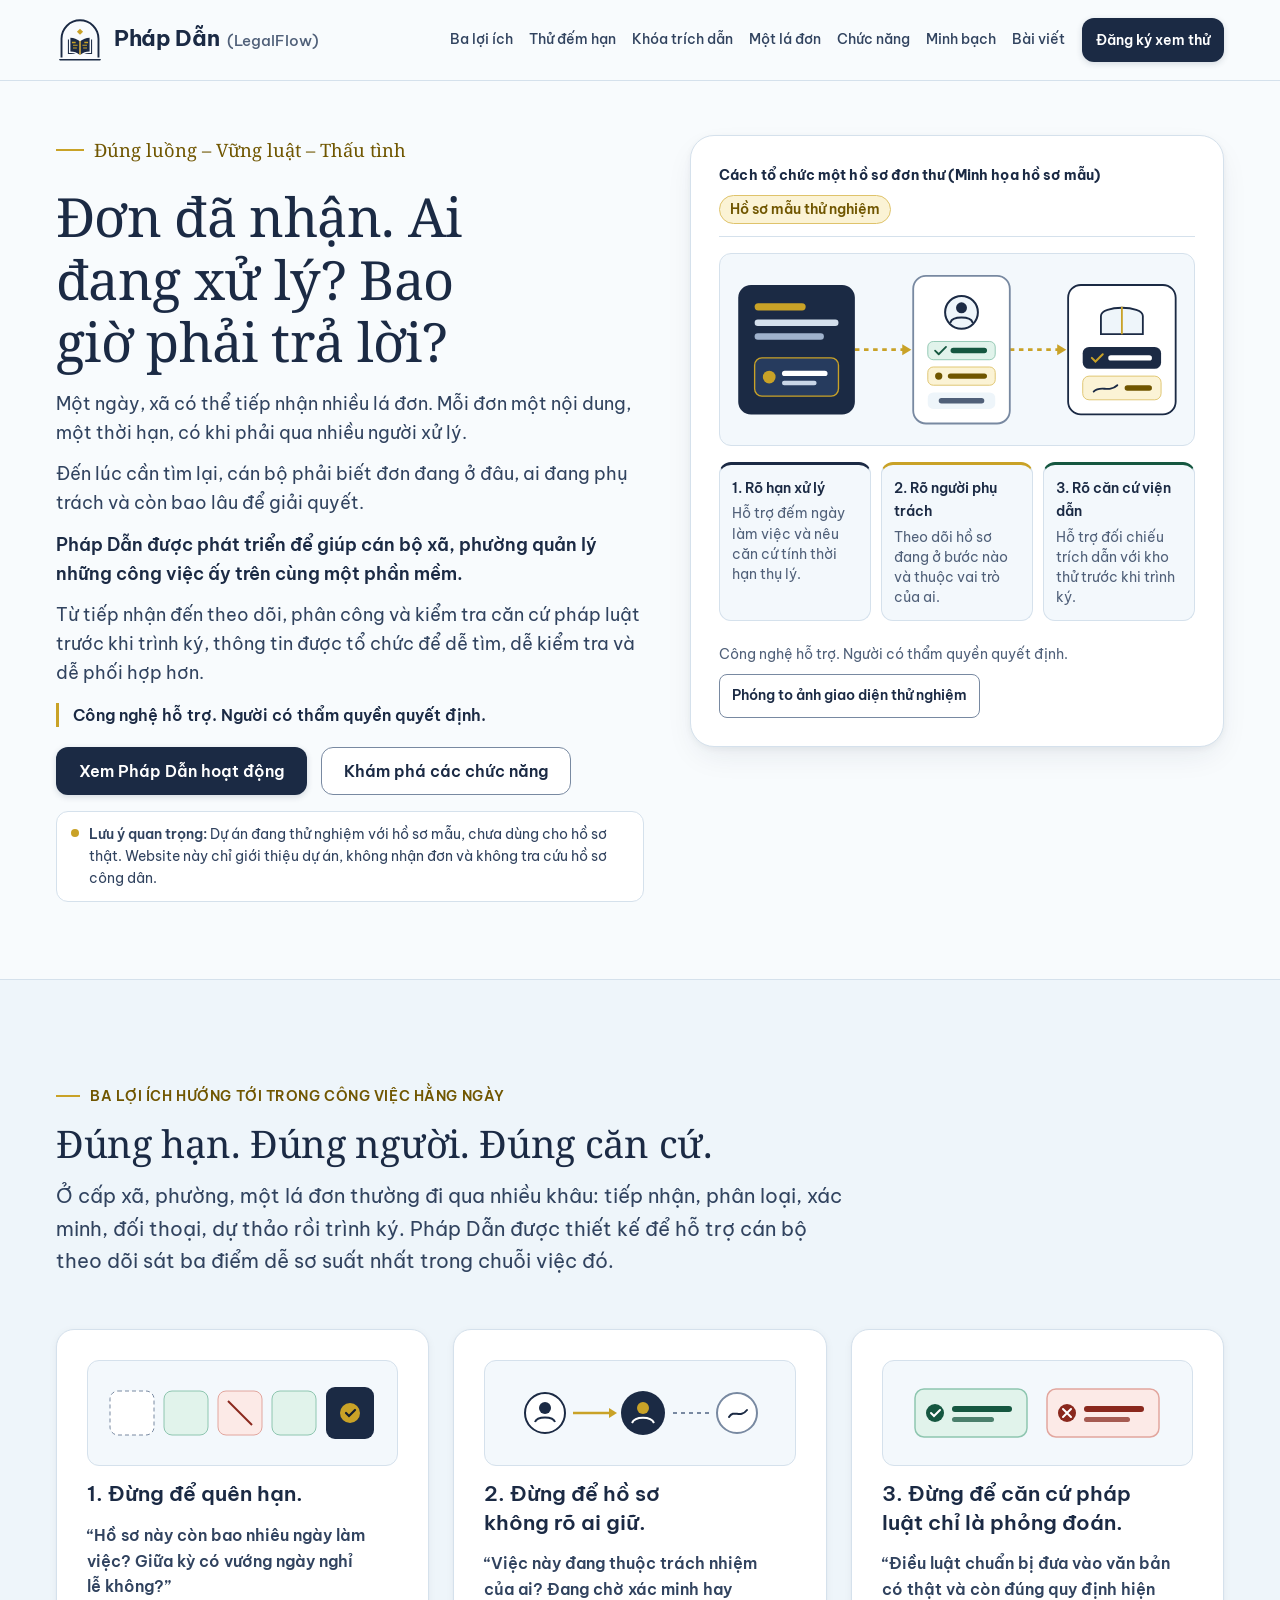
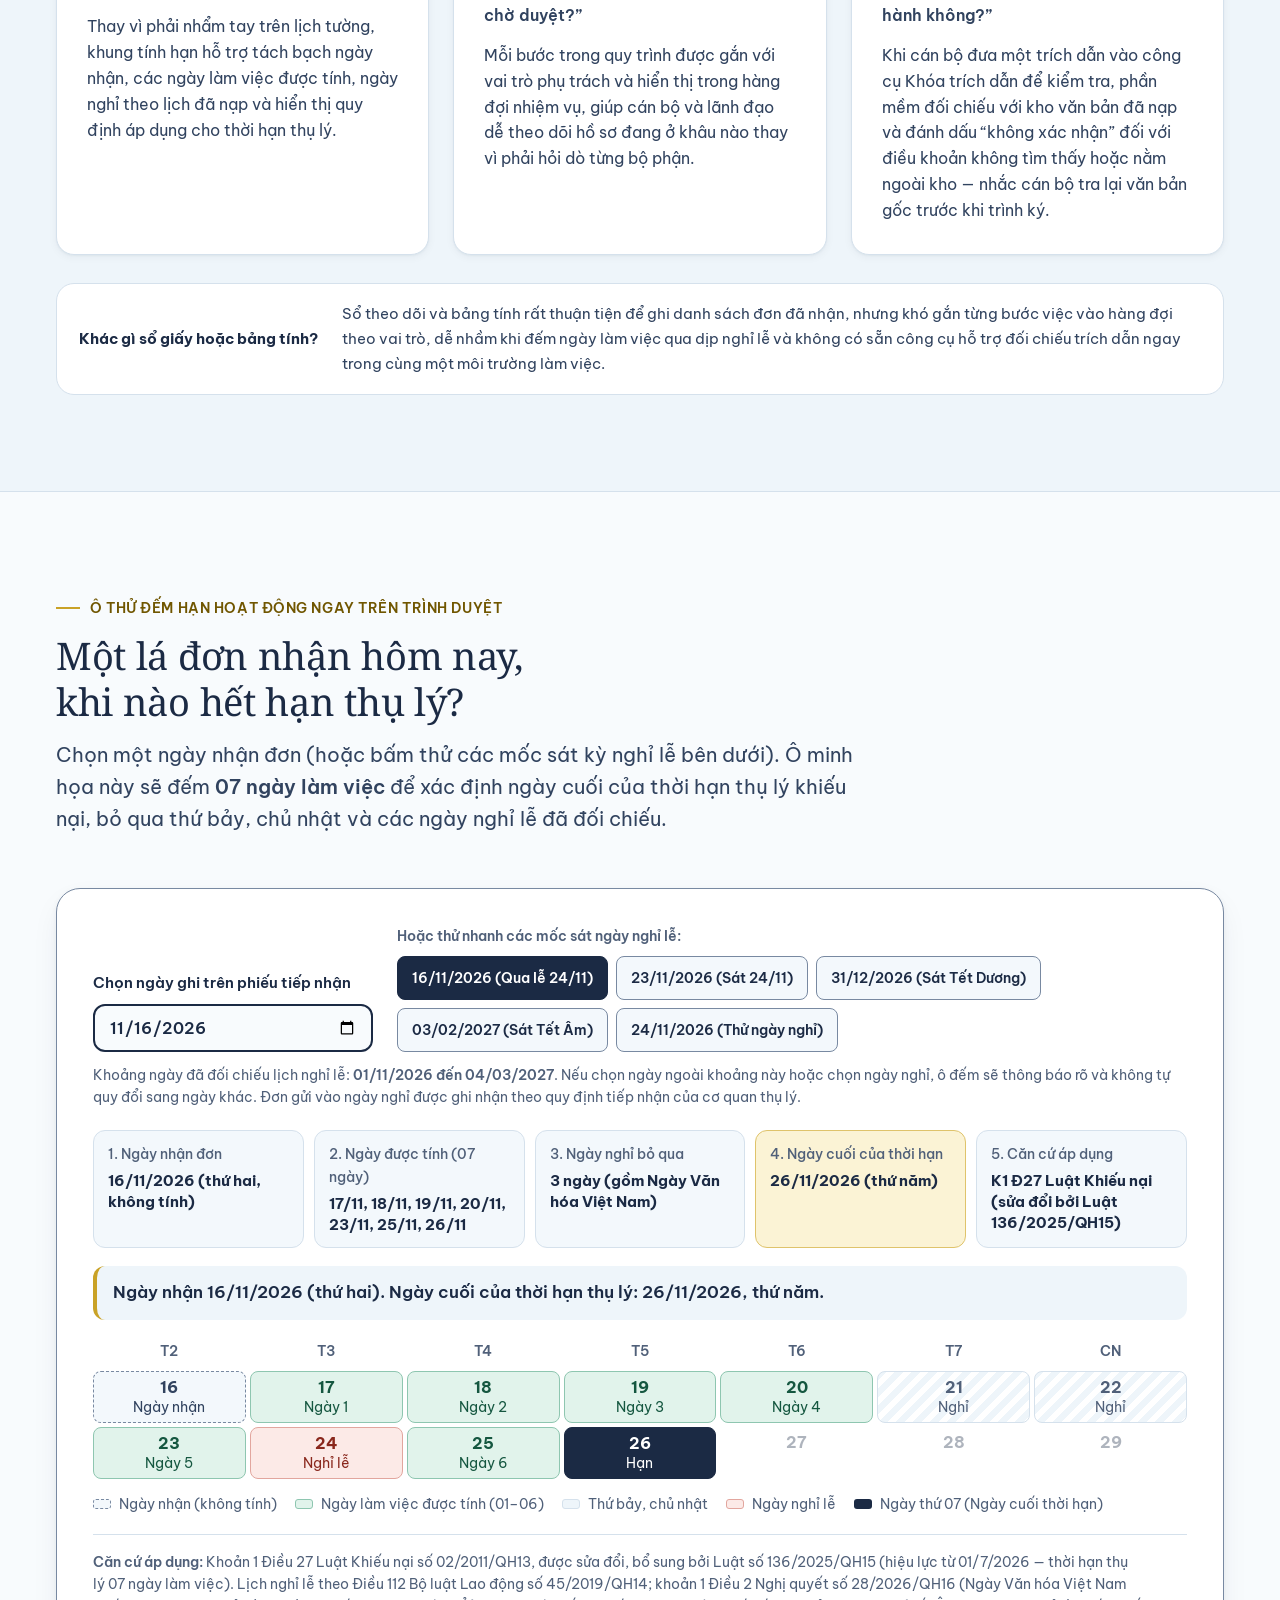
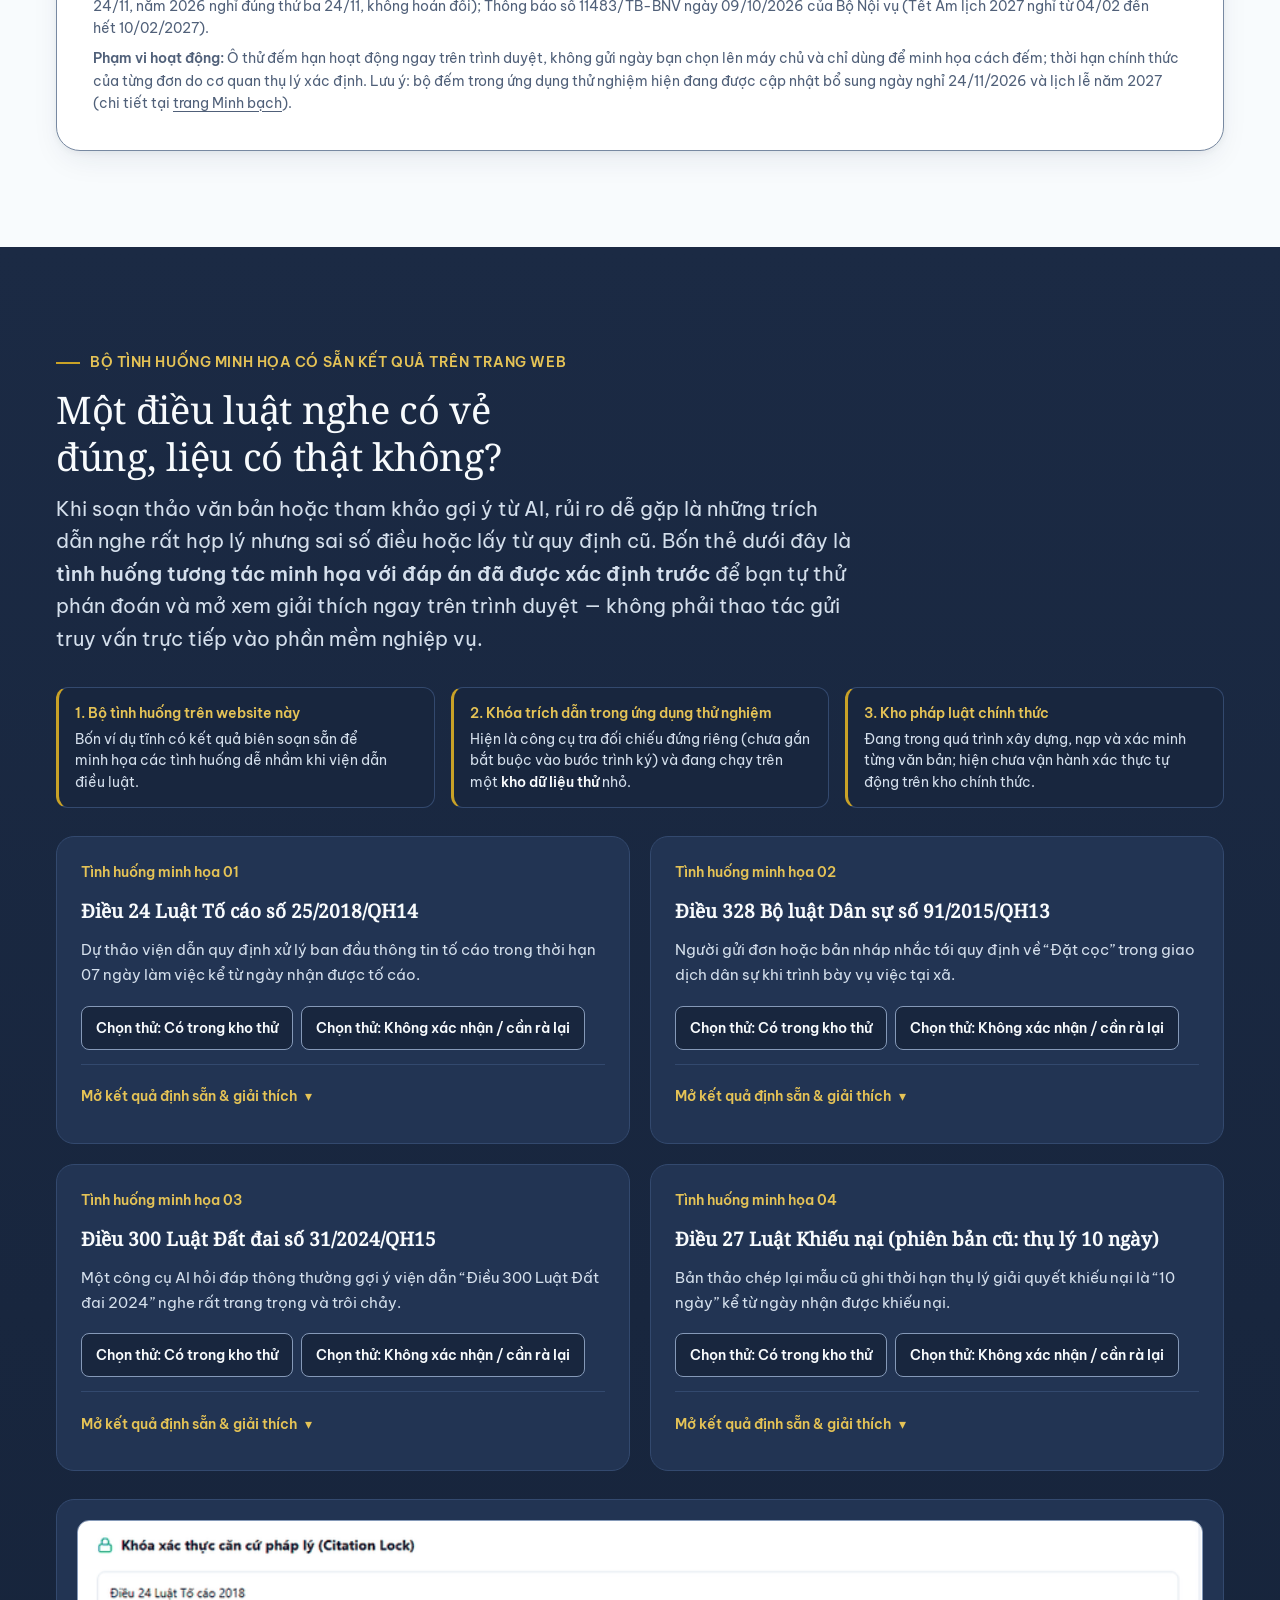
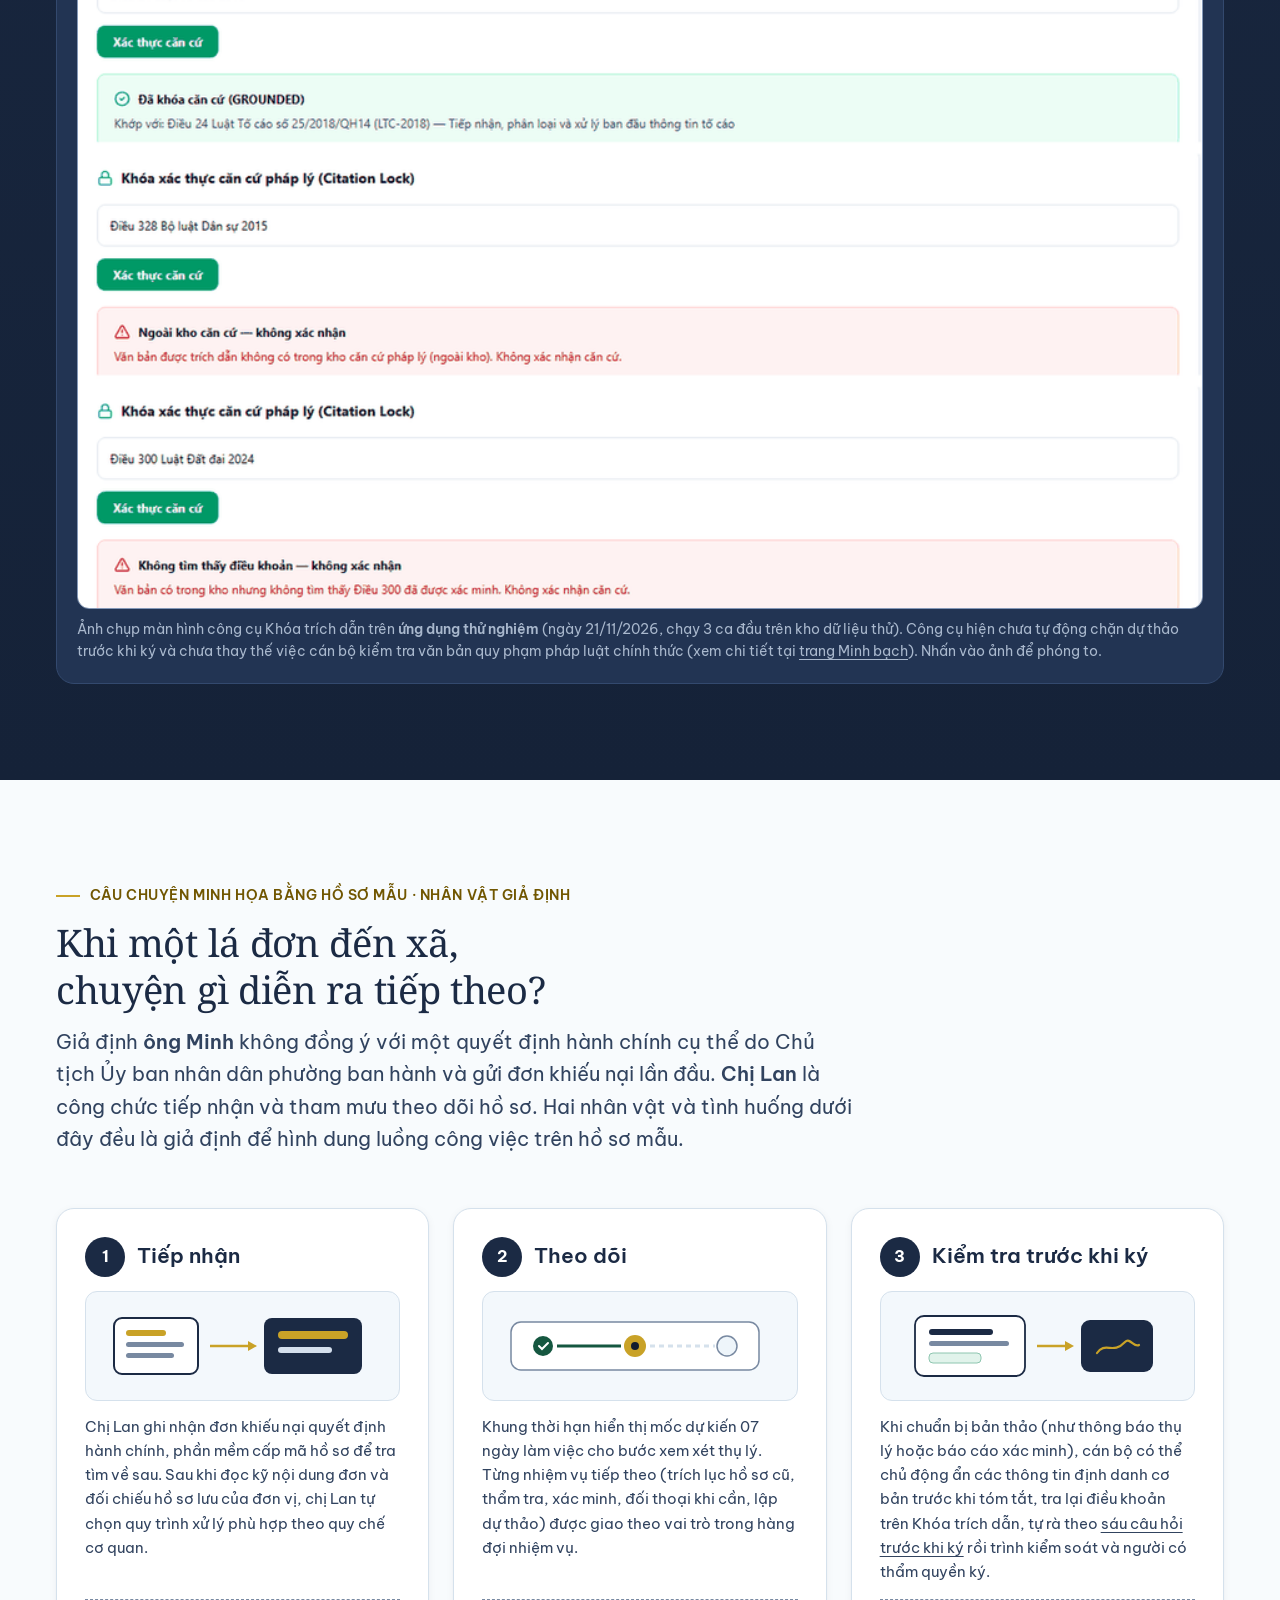
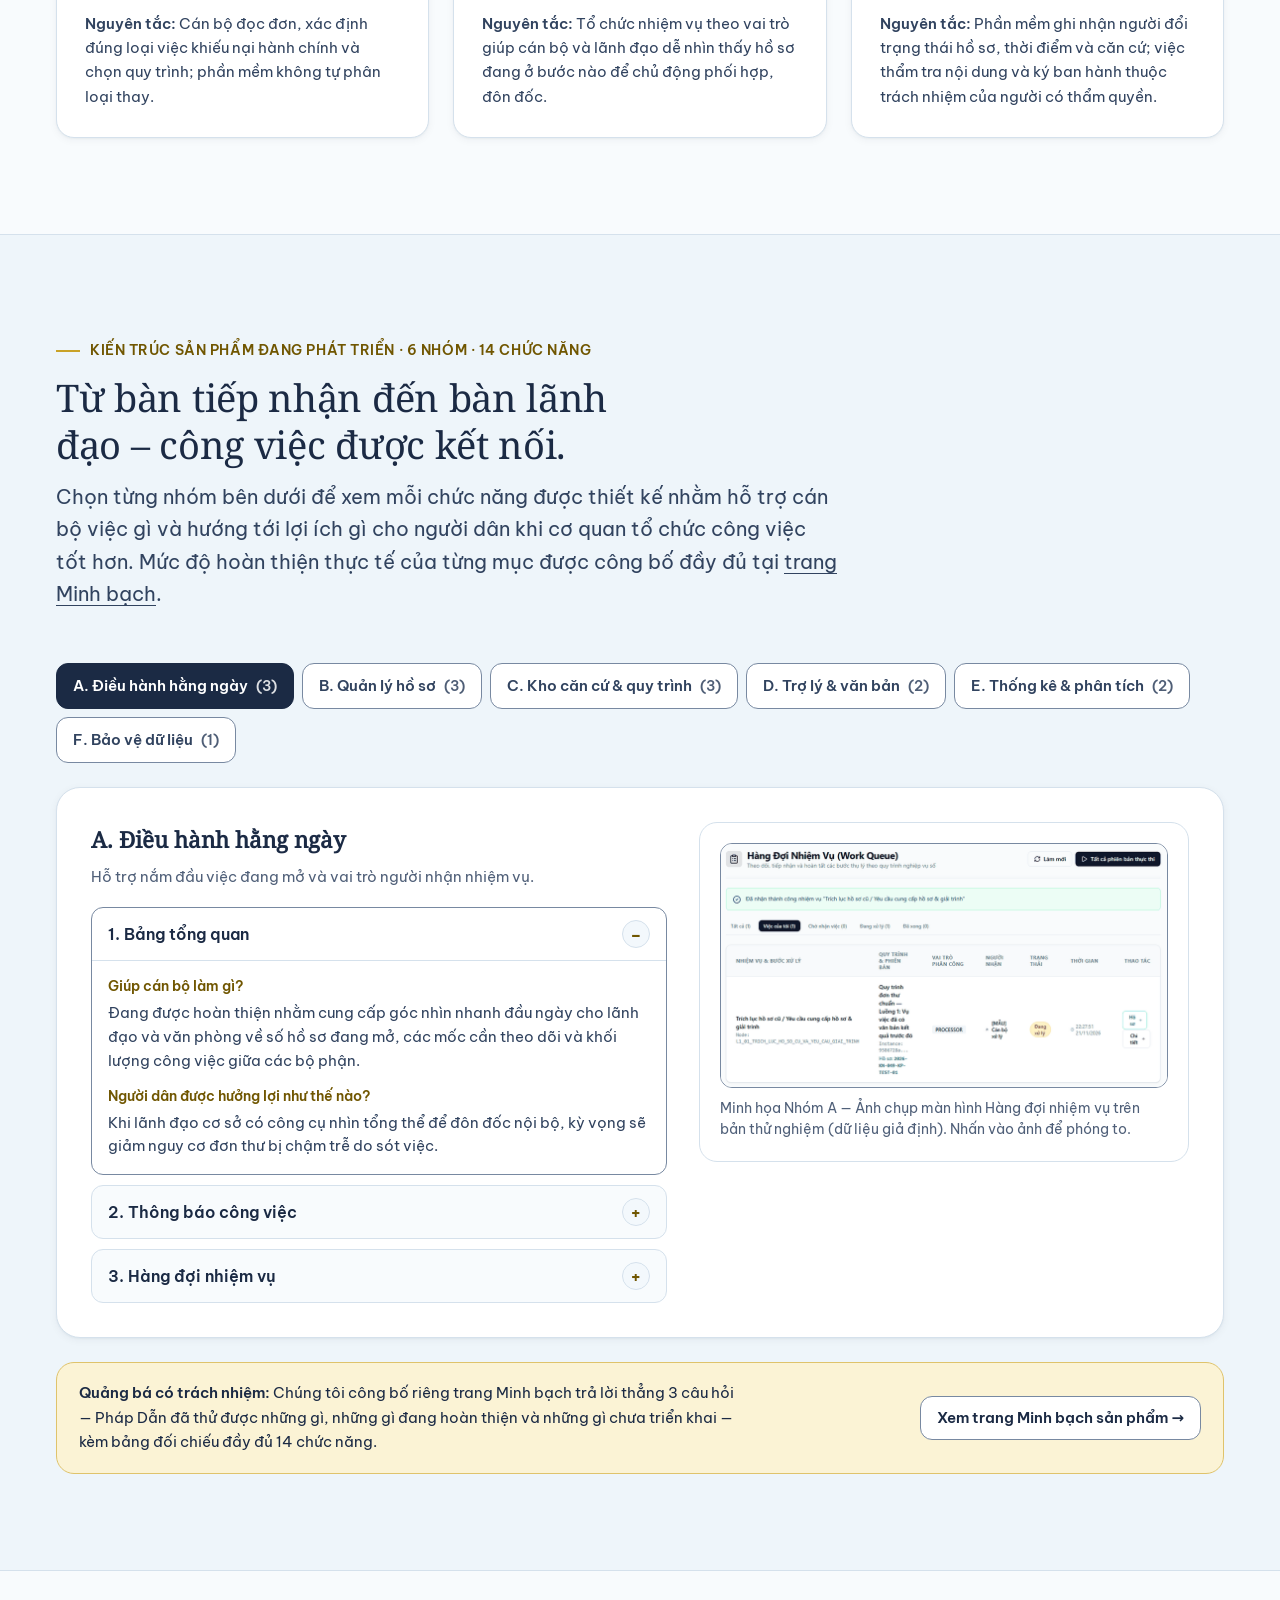
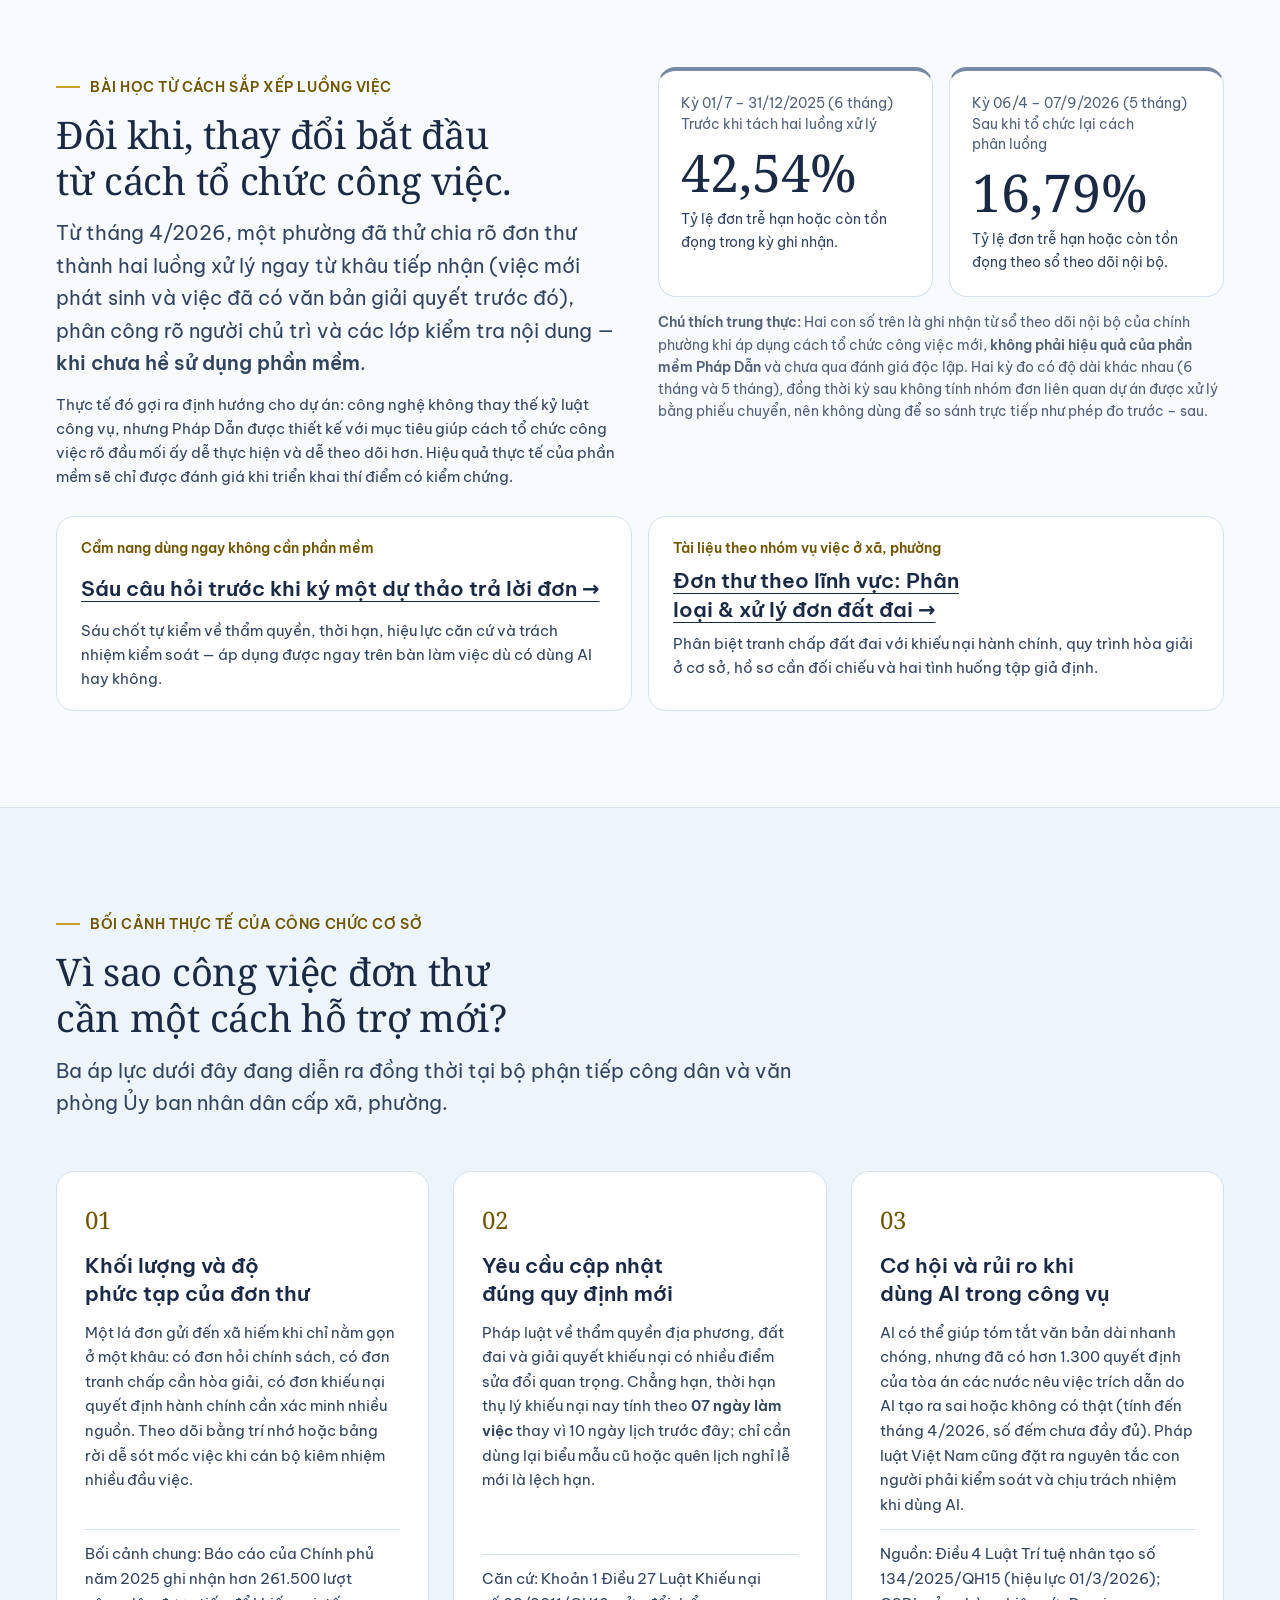
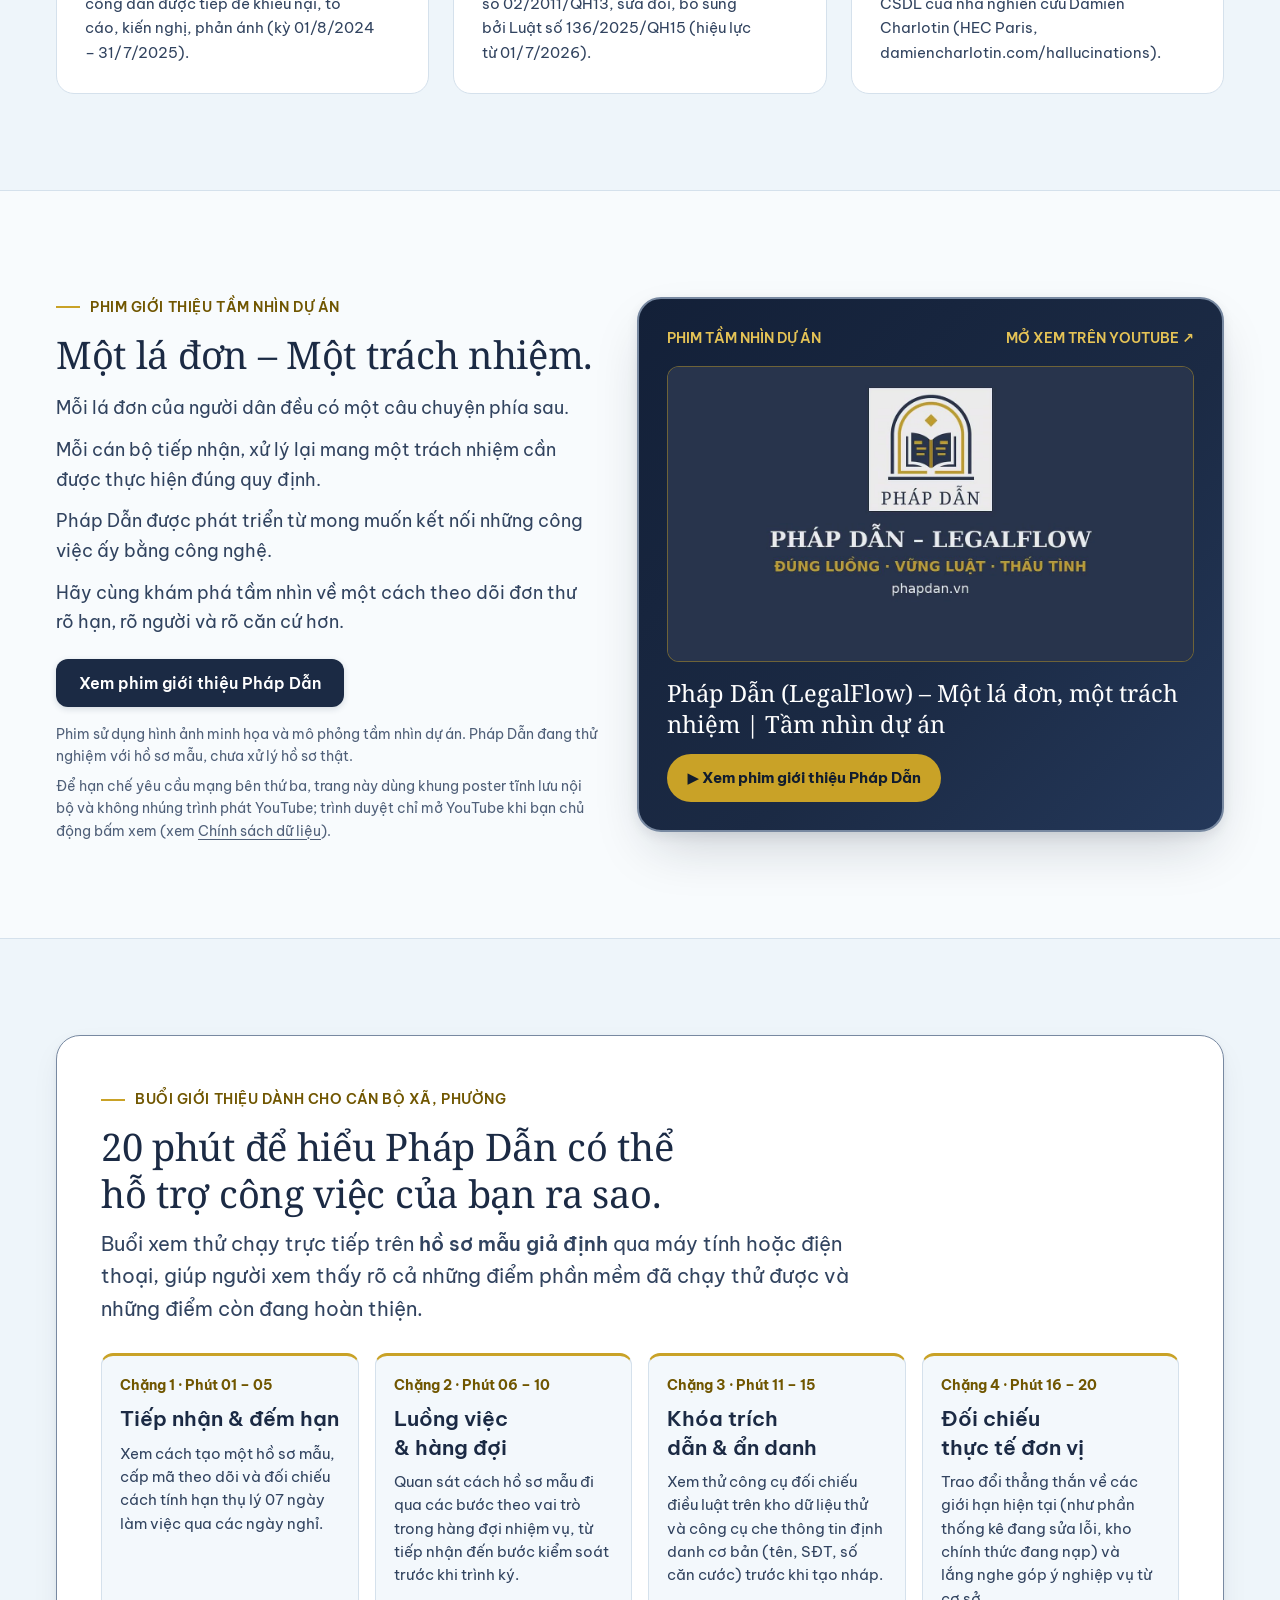
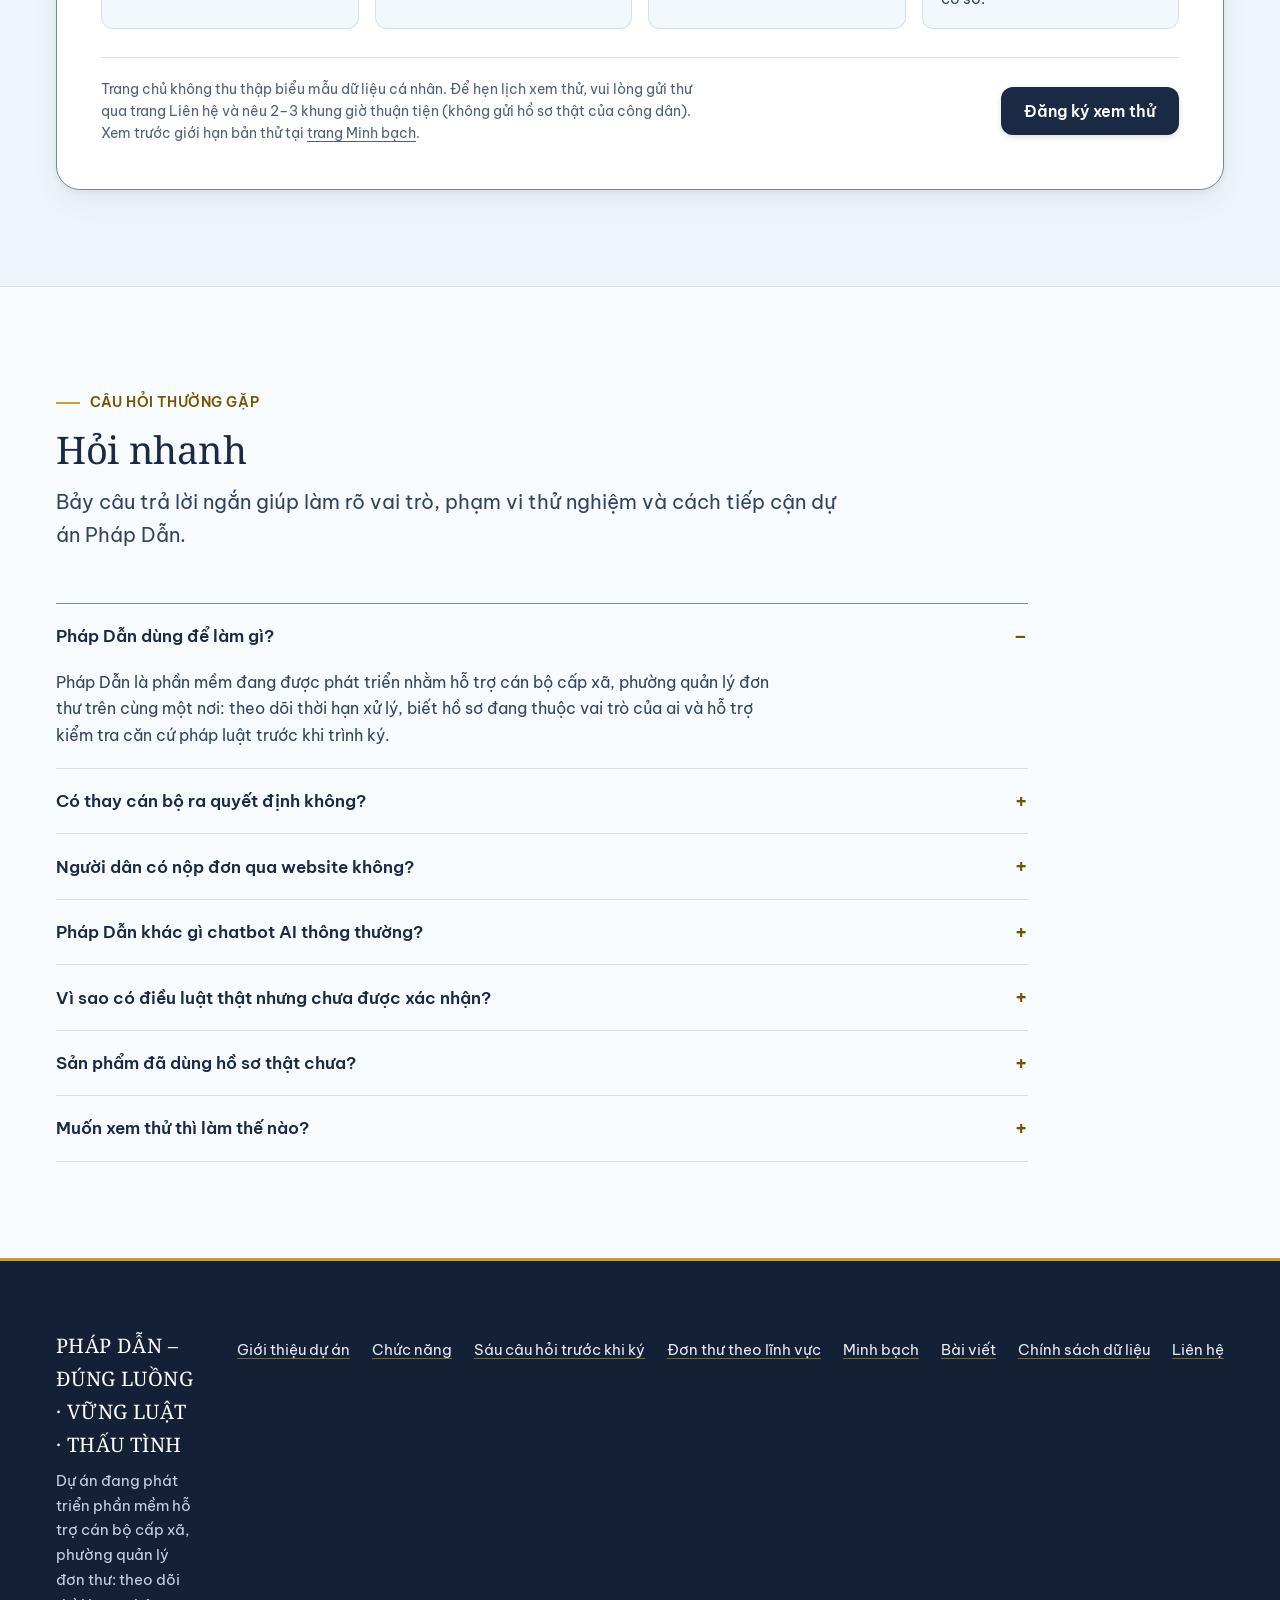
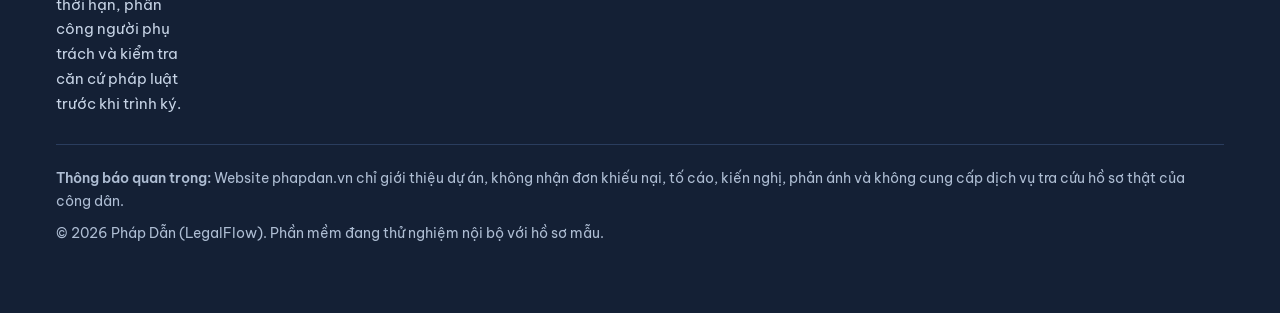
<file: index.html>
<!doctype html>
<html lang="vi">
<head>
<meta charset="utf-8">
<title>Pháp Dẫn (LegalFlow) – Phần mềm đang phát triển hỗ trợ cán bộ xã, phường quản lý đơn thư</title>
<meta name="viewport" content="width=device-width, initial-scale=1">
<meta name="color-scheme" content="light dark">
<meta name="description" content="Pháp Dẫn (LegalFlow) được phát triển để giúp cán bộ cấp xã, phường tiếp nhận, theo dõi thời hạn, phân công người phụ trách và kiểm tra căn cứ pháp luật trước khi trình ký đơn thư. Đang thử nghiệm với hồ sơ mẫu.">
<meta property="og:title" content="Pháp Dẫn (LegalFlow) – Đúng luồng · Vững luật · Thấu tình">
<meta property="og:description" content="Phần mềm đang phát triển nhằm hỗ trợ cán bộ xã, phường quản lý đơn thư trên cùng một nơi: dễ tìm, dễ kiểm tra căn cứ và dễ phối hợp hơn. Đang thử nghiệm với hồ sơ mẫu.">
<link rel="canonical" href="https://phapdan.vn/">
<meta property="og:url" content="https://phapdan.vn/">
<meta property="og:locale" content="vi_VN">
<meta property="og:type" content="website">
<meta property="og:image" content="https://phapdan.vn/og-image.png">
<meta property="og:image:width" content="1200">
<meta property="og:image:height" content="630">
<meta property="og:image:alt" content="Logo Pháp Dẫn (LegalFlow): sách mở dưới vòm">
<meta name="twitter:card" content="summary_large_image">
<meta name="theme-color" content="#1B2A44">
<link rel="icon" href="favicon.ico" sizes="32x32">
<link rel="icon" href="favicon.svg" type="image/svg+xml">
<link rel="apple-touch-icon" href="apple-touch-icon.png">
<link rel="manifest" href="site.webmanifest">
<link rel="stylesheet" href="assets/css/v61.css">
<script>document.documentElement.classList.add('js');</script>
</head>
<body>
<a class="skip-link" href="#main-content">Chuyển thẳng tới nội dung chính</a>

<header class="site-head">
  <div class="wrap site-head__in">
    <a class="brand" href="./" aria-label="Pháp Dẫn (LegalFlow), về đầu trang chủ">
      <picture>
        <source srcset="assets/logo-phap-dan-bieu-tuong-nen-toi.svg" media="(prefers-color-scheme: dark)">
        <img src="assets/logo-phap-dan-bieu-tuong.svg" width="56" height="56" alt="">
      </picture>
      <span class="brand__text">
        <span class="brand__name">Pháp Dẫn</span>
        <span class="brand__sub">(LegalFlow)</span>
      </span>
    </a>

    <nav class="nav" aria-label="Điều hướng chính">
      <a href="#loi-ich">Ba lợi ích</a>
      <a href="#thu-dem-han">Thử đếm hạn</a>
      <a href="#khoa-trich-dan">Khóa trích dẫn</a>
      <a href="#mot-ho-so">Một lá đơn</a>
      <a href="#chuc-nang">Chức năng</a>
      <a href="minh-bach.html">Minh bạch</a>
      <a href="bai-viet/">Bài viết</a>
    </nav>

    <details class="mnav">
      <summary>Mục lục</summary>
      <nav aria-label="Mục lục trên điện thoại">
        <a href="#loi-ich">Ba lợi ích chính</a>
        <a href="#thu-dem-han">Thử đếm hạn thụ lý</a>
        <a href="#khoa-trich-dan">Khóa trích dẫn</a>
        <a href="#mot-ho-so">Câu chuyện một lá đơn</a>
        <a href="#chuc-nang">Khám phá 14 chức năng</a>
        <a href="minh-bach.html">Minh bạch sản phẩm</a>
        <a href="sau-cau-hoi-truoc-khi-ky.html">Sáu câu hỏi trước khi ký</a>
        <a href="don-thu-theo-linh-vuc.html">Đơn thư theo lĩnh vực</a>
        <a href="bai-viet/">Bài viết</a>
        <a href="lien-he.html">Liên hệ &amp; Đăng ký xem thử</a>
      </nav>
    </details>

    <a class="btn btn--primary btn--sm site-head__cta" href="#xem-thu">Đăng ký xem thử</a>
  </div>
</header>

<main id="main-content">

  <!-- =====================================================================
       KHỐI 1 – HERO
       ===================================================================== -->
  <section id="gioi-thieu" class="hero" aria-labelledby="hero-h">
    <div class="wrap hero__grid">
      <div class="hero__copy">
        <p class="hero__slogan">Đúng luồng – Vững luật – Thấu tình</p>
        <h1 id="hero-h" class="h1-hero">Đơn đã nhận. Ai đang xử lý? Bao giờ phải trả lời?</h1>

        <div class="hero__story">
          <p>Một ngày, xã có thể tiếp nhận nhiều lá đơn. Mỗi đơn một nội dung, một thời hạn, có khi phải qua nhiều người xử lý.</p>
          <p>Đến lúc cần tìm lại, cán bộ phải biết đơn đang ở đâu, ai đang phụ trách và còn bao lâu để giải quyết.</p>
          <p id="hero-def"><strong>Pháp Dẫn được phát triển để giúp cán bộ xã, phường quản lý những công việc ấy trên cùng một phần mềm.</strong></p>
          <p>Từ tiếp nhận đến theo dõi, phân công và kiểm tra căn cứ pháp luật trước khi trình ký, thông tin được tổ chức để dễ tìm, dễ kiểm tra và dễ phối hợp hơn.</p>
        </div>

        <p class="hero__closing">Công nghệ hỗ trợ. Người có thẩm quyền quyết định.</p>

        <div class="actions hero__actions">
          <a class="btn btn--primary" href="#thu-dem-han">Xem Pháp Dẫn hoạt động</a>
          <a class="btn btn--secondary" href="#chuc-nang">Khám phá các chức năng</a>
        </div>

        <p class="hero__notice" role="note">
          <span class="hero__notice-dot" aria-hidden="true"></span>
          <span><strong>Lưu ý quan trọng:</strong> Dự án đang thử nghiệm với hồ sơ mẫu, chưa dùng cho hồ sơ thật. Website này chỉ giới thiệu dự án, không nhận đơn và không tra cứu hồ sơ công dân.</span>
        </p>
      </div>

      <div class="hero-board" aria-label="Sơ đồ minh họa cách Pháp Dẫn tổ chức thông tin giữa hồ sơ, cán bộ và bước kiểm tra">
        <div class="hero-board__top">
          <span class="hero-board__title">Cách tổ chức một hồ sơ đơn thư (Minh họa hồ sơ mẫu)</span>
          <span class="hero-board__tag">Hồ sơ mẫu thử nghiệm</span>
        </div>

        <div class="hero-board__svg">
          <svg viewBox="0 0 520 210" width="520" height="210" role="img" aria-label="Sơ đồ minh họa ba nhóm thông tin trên cùng một hồ sơ: ghi nhận đơn và thời hạn, theo dõi người phụ trách từng bước, và hỗ trợ kiểm tra căn cứ trước khi trình ký">
            <rect width="520" height="210" fill="none"/>
            <path d="M148 105 H202 M318 105 H372" stroke="#C9A227" stroke-width="3" stroke-dasharray="5 5"/>
            <polygon points="200,99 210,105 200,111" fill="#C9A227"/>
            <polygon points="370,99 380,105 370,111" fill="#C9A227"/>

            <rect x="20" y="34" width="128" height="142" rx="14" fill="#1B2A44"/>
            <rect x="38" y="54" width="56" height="8" rx="4" fill="#C9A227"/>
            <rect x="38" y="72" width="92" height="7" rx="3.5" fill="#D4DFEC"/>
            <rect x="38" y="87" width="76" height="7" rx="3.5" fill="#9FB2CC"/>
            <rect x="38" y="114" width="92" height="42" rx="8" fill="#263B5E" stroke="#C9A227" stroke-width="1.5"/>
            <circle cx="54" cy="135" r="7" fill="#C9A227"/>
            <rect x="68" y="128" width="50" height="6" rx="3" fill="#FFFFFF"/>
            <rect x="68" y="139" width="38" height="5" rx="2.5" fill="#C9D6E8"/>

            <rect x="212" y="24" width="106" height="162" rx="14" fill="#FFFFFF" stroke="#7889A1" stroke-width="2"/>
            <circle cx="265" cy="64" r="18" fill="#EEF5FA" stroke="#1B2A44" stroke-width="2.2"/>
            <circle cx="265" cy="59" r="6" fill="#1B2A44"/>
            <path d="M253 75 C255 68, 275 68, 277 75" stroke="#1B2A44" stroke-width="2.2" fill="none" stroke-linecap="round"/>
            <rect x="228" y="96" width="74" height="20" rx="6" fill="#E1F3EB" stroke="#8EC6B0"/>
            <path d="M236 106 l4 4 l8 -8" stroke="#155740" stroke-width="2" fill="none" stroke-linecap="round" stroke-linejoin="round"/>
            <rect x="253" y="103" width="40" height="6" rx="3" fill="#155740"/>
            <rect x="228" y="124" width="74" height="20" rx="6" fill="#FBF3D5" stroke="#DFC36B"/>
            <circle cx="240" cy="134" r="4" fill="#705600"/>
            <rect x="250" y="131" width="43" height="6" rx="3" fill="#705600"/>
            <rect x="228" y="152" width="74" height="18" rx="6" fill="#EEF5FA"/>
            <rect x="240" y="158" width="50" height="6" rx="3" fill="#506079"/>

            <rect x="382" y="34" width="118" height="142" rx="14" fill="#FFFFFF" stroke="#1B2A44" stroke-width="2"/>
            <path d="M418 68 C418 56, 464 56, 464 68 V88 H418 Z" fill="#EEF5FA" stroke="#1B2A44" stroke-width="2"/>
            <path d="M441 58 V88" stroke="#C9A227" stroke-width="2"/>
            <rect x="398" y="102" width="86" height="24" rx="7" fill="#1B2A44"/>
            <path d="M408 114 l4 4 l8 -8" stroke="#C9A227" stroke-width="2.2" fill="none" stroke-linecap="round"/>
            <rect x="426" y="111" width="48" height="6" rx="3" fill="#FFFFFF"/>
            <rect x="398" y="134" width="86" height="26" rx="7" fill="#FBF3D5" stroke="#DFC36B"/>
            <path d="M410 151 C418 143, 426 153, 436 144" stroke="#1B2A44" stroke-width="2" fill="none" stroke-linecap="round"/>
            <rect x="444" y="144" width="30" height="6" rx="3" fill="#705600"/>
          </svg>
        </div>

        <div class="hero-board__pillars">
          <div class="hb-pill">
            <strong>1. Rõ hạn xử lý</strong>
            <span>Hỗ trợ đếm ngày làm việc và nêu căn cứ tính thời hạn thụ lý.</span>
          </div>
          <div class="hb-pill hb-pill--gold">
            <strong>2. Rõ người phụ trách</strong>
            <span>Theo dõi hồ sơ đang ở bước nào và thuộc vai trò của ai.</span>
          </div>
          <div class="hb-pill hb-pill--ok">
            <strong>3. Rõ căn cứ viện dẫn</strong>
            <span>Hỗ trợ đối chiếu trích dẫn với kho thử trước khi trình ký.</span>
          </div>
        </div>

        <div class="hero-board__foot">
          <span>Công nghệ hỗ trợ. Người có thẩm quyền quyết định.</span>
          <a class="zoom-inline" href="assets/img/han-thu-ly-ho-so-mau.png" data-zoom data-cap="Ảnh chụp bản thử nghiệm (21/11/2026, hồ sơ mẫu): khung thời hạn xem xét thụ lý 07 ngày làm việc. Lưu ý: ảnh chụp trước khi ứng dụng nạp ngày nghỉ 24/11/2026 nên ghi dự kiến 25/11/2026; ô thử đếm hạn bên dưới đã tính đúng 26/11/2026.">Phóng to ảnh giao diện thử nghiệm</a>
        </div>
      </div>
    </div>
  </section>

  <!-- =====================================================================
       KHỐI 2 – BA LỢI ÍCH CHÍNH
       ===================================================================== -->
  <section id="loi-ich" class="sec sec--alt" aria-labelledby="loi-ich-h">
    <div class="wrap">
      <div class="sec__head">
        <p class="eyebrow">Ba lợi ích hướng tới trong công việc hằng ngày</p>
        <h2 id="loi-ich-h" class="h2">Đúng hạn. Đúng người. Đúng căn cứ.</h2>
        <p class="lede">Ở cấp xã, phường, một lá đơn thường đi qua nhiều khâu: tiếp nhận, phân loại, xác minh, đối thoại, dự thảo rồi trình ký. Pháp Dẫn được thiết kế để hỗ trợ cán bộ theo dõi sát ba điểm dễ sơ suất nhất trong chuỗi việc đó.</p>
      </div>

      <div class="pillars-grid">
        <article class="pillar-card">
          <div class="pillar-card__vis" aria-hidden="true">
            <svg viewBox="0 0 280 76" width="280" height="76">
              <rect x="8" y="16" width="44" height="44" rx="8" fill="#FFFFFF" stroke="#7889A1" stroke-dasharray="4 3"/>
              <rect x="62" y="16" width="44" height="44" rx="8" fill="#E1F3EB" stroke="#8EC6B0"/>
              <rect x="116" y="16" width="44" height="44" rx="8" fill="#FCEAE7" stroke="#E2A69E"/>
              <line x1="126" y1="26" x2="150" y2="50" stroke="#8A281D" stroke-width="2"/>
              <rect x="170" y="16" width="44" height="44" rx="8" fill="#E1F3EB" stroke="#8EC6B0"/>
              <rect x="224" y="12" width="48" height="52" rx="9" fill="#1B2A44"/>
              <circle cx="248" cy="38" r="10" fill="#C9A227"/>
              <path d="M244 38 l3 3 l6 -6" stroke="#111C2E" stroke-width="2.2" fill="none" stroke-linecap="round"/>
            </svg>
          </div>
          <h3 class="h3">1. Đừng để quên hạn.</h3>
          <p class="pillar-card__q">“Hồ sơ này còn bao nhiêu ngày làm việc? Giữa kỳ có vướng ngày nghỉ lễ không?”</p>
          <p>Thay vì phải nhẩm tay trên lịch tường, khung tính hạn hỗ trợ tách bạch ngày nhận, các ngày làm việc được tính, ngày nghỉ theo lịch đã nạp và hiển thị quy định áp dụng cho thời hạn thụ lý.</p>
        </article>

        <article class="pillar-card">
          <div class="pillar-card__vis" aria-hidden="true">
            <svg viewBox="0 0 280 76" width="280" height="76">
              <circle cx="46" cy="38" r="20" fill="#FFFFFF" stroke="#1B2A44" stroke-width="2"/>
              <circle cx="46" cy="33" r="6" fill="#1B2A44"/>
              <path d="M36 47 C38 41, 54 41, 56 47" stroke="#1B2A44" stroke-width="2" fill="none"/>
              <path d="M74 38 H112" stroke="#C9A227" stroke-width="2.5"/>
              <polygon points="110,33 118,38 110,43" fill="#C9A227"/>
              <circle cx="144" cy="38" r="22" fill="#1B2A44"/>
              <circle cx="144" cy="33" r="6" fill="#C9A227"/>
              <path d="M133 48 C136 41, 152 41, 155 48" stroke="#FFFFFF" stroke-width="2" fill="none"/>
              <path d="M174 38 H212" stroke="#7889A1" stroke-width="2" stroke-dasharray="4 4"/>
              <circle cx="238" cy="38" r="20" fill="#FFFFFF" stroke="#7889A1" stroke-width="2"/>
              <path d="M230 42 C235 34, 241 44, 248 35" stroke="#1B2A44" stroke-width="2" fill="none" stroke-linecap="round"/>
            </svg>
          </div>
          <h3 class="h3">2. Đừng để hồ sơ không rõ ai giữ.</h3>
          <p class="pillar-card__q">“Việc này đang thuộc trách nhiệm của ai? Đang chờ xác minh hay chờ duyệt?”</p>
          <p>Mỗi bước trong quy trình được gắn với vai trò phụ trách và hiển thị trong hàng đợi nhiệm vụ, giúp cán bộ và lãnh đạo dễ theo dõi hồ sơ đang ở khâu nào thay vì phải hỏi dò từng bộ phận.</p>
        </article>

        <article class="pillar-card">
          <div class="pillar-card__vis" aria-hidden="true">
            <svg viewBox="0 0 280 76" width="280" height="76">
              <rect x="18" y="14" width="112" height="48" rx="9" fill="#E1F3EB" stroke="#8EC6B0" stroke-width="1.5"/>
              <circle cx="38" cy="38" r="9" fill="#155740"/>
              <path d="M34 38 l3 3 l6 -6" stroke="#FFFFFF" stroke-width="2" fill="none" stroke-linecap="round"/>
              <rect x="55" y="31" width="60" height="6" rx="3" fill="#155740"/>
              <rect x="55" y="42" width="42" height="5" rx="2.5" fill="#4B7F6C"/>
              <rect x="150" y="14" width="112" height="48" rx="9" fill="#FCEAE7" stroke="#E2A69E" stroke-width="1.5"/>
              <circle cx="170" cy="38" r="9" fill="#8A281D"/>
              <path d="M166 34 l8 8 M174 34 l-8 8" stroke="#FFFFFF" stroke-width="2" stroke-linecap="round"/>
              <rect x="187" y="31" width="60" height="6" rx="3" fill="#8A281D"/>
              <rect x="187" y="42" width="46" height="5" rx="2.5" fill="#A65B52"/>
            </svg>
          </div>
          <h3 class="h3">3. Đừng để căn cứ pháp luật chỉ là phỏng đoán.</h3>
          <p class="pillar-card__q">“Điều luật chuẩn bị đưa vào văn bản có thật và còn đúng quy định hiện hành không?”</p>
          <p>Khi cán bộ đưa một trích dẫn vào công cụ Khóa trích dẫn để kiểm tra, phần mềm đối chiếu với kho văn bản đã nạp và đánh dấu “không xác nhận” đối với điều khoản không tìm thấy hoặc nằm ngoài kho — nhắc cán bộ tra lại văn bản gốc trước khi trình ký.</p>
        </article>
      </div>

      <div class="compare-strip">
        <span class="compare-strip__label">Khác gì sổ giấy hoặc bảng tính?</span>
        <p>Sổ theo dõi và bảng tính rất thuận tiện để ghi danh sách đơn đã nhận, nhưng khó gắn từng bước việc vào hàng đợi theo vai trò, dễ nhầm khi đếm ngày làm việc qua dịp nghỉ lễ và không có sẵn công cụ hỗ trợ đối chiếu trích dẫn ngay trong cùng một môi trường làm việc.</p>
      </div>
    </div>
  </section>

  <!-- =====================================================================
       KHỐI 3 – TƯƠNG TÁC ĐẾM HẠN
       ===================================================================== -->
  <section id="thu-dem-han" class="sec" aria-labelledby="dem-h">
    <div class="wrap">
      <div class="sec__head">
        <p class="eyebrow">Ô thử đếm hạn hoạt động ngay trên trình duyệt</p>
        <h2 id="dem-h" class="h2">Một lá đơn nhận hôm nay, khi nào hết hạn thụ lý?</h2>
        <p class="lede">Chọn một ngày nhận đơn (hoặc bấm thử các mốc sát kỳ nghỉ lễ bên dưới). Ô minh họa này sẽ đếm <strong>07 ngày làm việc</strong> để xác định ngày cuối của thời hạn thụ lý khiếu nại, bỏ qua thứ bảy, chủ nhật và các ngày nghỉ lễ đã đối chiếu.</p>
      </div>

      <div class="dem-box" data-dem>
        <div class="dem-controls">
          <div>
            <label class="dem__lb" for="ngay-nhan">Chọn ngày ghi trên phiếu tiếp nhận</label>
            <input class="dem__in" type="date" id="ngay-nhan" value="2026-11-16" min="2026-11-01" max="2027-03-04">
          </div>
          <div>
            <span class="dem-presets__lb">Hoặc thử nhanh các mốc sát ngày nghỉ lễ:</span>
            <div class="dem-presets" role="group" aria-label="Các ngày thử nhanh sát dịp nghỉ lễ">
              <button type="button" class="preset-btn" data-chon-ngay="2026-11-16" aria-pressed="true">16/11/2026 (Qua lễ 24/11)</button>
              <button type="button" class="preset-btn" data-chon-ngay="2026-11-23" aria-pressed="false">23/11/2026 (Sát 24/11)</button>
              <button type="button" class="preset-btn" data-chon-ngay="2026-12-31" aria-pressed="false">31/12/2026 (Sát Tết Dương)</button>
              <button type="button" class="preset-btn" data-chon-ngay="2027-02-03" aria-pressed="false">03/02/2027 (Sát Tết Âm)</button>
              <button type="button" class="preset-btn" data-chon-ngay="2026-11-24" aria-pressed="false">24/11/2026 (Thử ngày nghỉ)</button>
            </div>
          </div>
        </div>

        <p class="note" style="margin-top:12px">Khoảng ngày đã đối chiếu lịch nghỉ lễ: <strong>01/11/2026 đến 04/03/2027</strong>. Nếu chọn ngày ngoài khoảng này hoặc chọn ngày nghỉ, ô đếm sẽ thông báo rõ và không tự quy đổi sang ngày khác. Đơn gửi vào ngày nghỉ được ghi nhận theo quy định tiếp nhận của cơ quan thụ lý.</p>

        <dl class="dem-summary" data-tom-tat aria-live="polite"></dl>
        <p class="dem__kq" data-kq aria-live="polite"></p>
        <div class="dem-cal-wrap">
          <div class="dem__cal" data-cal aria-live="polite"></div>
        </div>

        <p class="legend" aria-label="Chú giải ký hiệu trên lịch">
          <span><i class="i-recv" aria-hidden="true"></i> Ngày nhận (không tính)</span>
          <span><i class="i-count" aria-hidden="true"></i> Ngày làm việc được tính (01–06)</span>
          <span><i class="i-skip" aria-hidden="true"></i> Thứ bảy, chủ nhật</span>
          <span><i class="i-off" aria-hidden="true"></i> Ngày nghỉ lễ</span>
          <span><i class="i-due" aria-hidden="true"></i> Ngày thứ 07 (Ngày cuối thời hạn)</span>
        </p>

        <div class="dem-meta">
          <p class="note"><strong>Căn cứ áp dụng:</strong> Khoản 1 Điều 27 Luật Khiếu nại số 02/2011/QH13, được sửa đổi, bổ sung bởi Luật số 136/2025/QH15 (hiệu lực từ 01/7/2026 — thời hạn thụ lý 07 ngày làm việc). Lịch nghỉ lễ theo Điều 112 Bộ luật Lao động số 45/2019/QH14; khoản 1 Điều 2 Nghị quyết số 28/2026/QH16 (Ngày Văn hóa Việt Nam 24/11, năm 2026 nghỉ đúng thứ ba 24/11, không hoán đổi); Thông báo số 11483/TB-BNV ngày 09/10/2026 của Bộ Nội vụ (Tết Âm lịch 2027 nghỉ từ 04/02 đến hết 10/02/2027).</p>
          <p class="note"><strong>Phạm vi hoạt động:</strong> Ô thử đếm hạn hoạt động ngay trên trình duyệt, không gửi ngày bạn chọn lên máy chủ và chỉ dùng để minh họa cách đếm; thời hạn chính thức của từng đơn do cơ quan thụ lý xác định. Lưu ý: bộ đếm trong ứng dụng thử nghiệm hiện đang được cập nhật bổ sung ngày nghỉ 24/11/2026 và lịch lễ năm 2027 (chi tiết tại <a href="minh-bach.html#gioi-han-kiem-chung">trang Minh bạch</a>).</p>
        </div>
      </div>
    </div>
  </section>

  <!-- =====================================================================
       KHỐI 4 – KHÓA TRÍCH DẪN
       ===================================================================== -->
  <section id="khoa-trich-dan" class="sec band-navy" aria-labelledby="lock-h">
    <div class="wrap lock-layout">
      <div class="sec__head" style="margin-bottom:4px">
        <p class="eyebrow">Bộ tình huống minh họa có sẵn kết quả trên trang web</p>
        <h2 id="lock-h" class="h2">Một điều luật nghe có vẻ đúng, liệu có thật không?</h2>
        <p class="lede">Khi soạn thảo văn bản hoặc tham khảo gợi ý từ AI, rủi ro dễ gặp là những trích dẫn nghe rất hợp lý nhưng sai số điều hoặc lấy từ quy định cũ. Bốn thẻ dưới đây là <strong>tình huống tương tác minh họa với đáp án đã được xác định trước</strong> để bạn tự thử phán đoán và mở xem giải thích ngay trên trình duyệt — không phải thao tác gửi truy vấn trực tiếp vào phần mềm nghiệp vụ.</p>
      </div>

      <!-- Phân biệt rõ 3 tầng: Tình huống web · Ứng dụng thử nghiệm · Kho chính thức -->
      <div class="scope-trio" role="note" aria-label="Phân biệt rõ ba phạm vi của phần minh họa trích dẫn">
        <div class="scope-item">
          <strong>1. Bộ tình huống trên website này</strong>
          <p>Bốn ví dụ tĩnh có kết quả biên soạn sẵn để minh họa các tình huống dễ nhầm khi viện dẫn điều luật.</p>
        </div>
        <div class="scope-item">
          <strong>2. Khóa trích dẫn trong ứng dụng thử nghiệm</strong>
          <p>Hiện là công cụ tra đối chiếu đứng riêng (chưa gắn bắt buộc vào bước trình ký) và đang chạy trên một <strong>kho dữ liệu thử</strong> nhỏ.</p>
        </div>
        <div class="scope-item">
          <strong>3. Kho pháp luật chính thức</strong>
          <p>Đang trong quá trình xây dựng, nạp và xác minh từng văn bản; hiện chưa vận hành xác thực tự động trên kho chính thức.</p>
        </div>
      </div>

      <div class="cite-grid">
        <!-- Tình huống 1 -->
        <article class="cite-card" data-cite-card data-answer="ok">
          <span class="cite-card__num">Tình huống minh họa 01</span>
          <h3 class="cite-card__title">Điều 24 Luật Tố cáo số 25/2018/QH14</h3>
          <p class="cite-card__context">Dự thảo viện dẫn quy định xử lý ban đầu thông tin tố cáo trong thời hạn 07 ngày làm việc kể từ ngày nhận được tố cáo.</p>
          <div class="cite-guess" role="group" aria-label="Chọn dự đoán minh họa cho Điều 24 Luật Tố cáo">
            <button type="button" class="guess-btn" data-guess="ok" aria-pressed="false">Chọn thử: Có trong kho thử</button>
            <button type="button" class="guess-btn" data-guess="warn" aria-pressed="false">Chọn thử: Không xác nhận / cần rà lại</button>
          </div>
          <details class="cite-reveal">
            <summary>Mở kết quả định sẵn &amp; giải thích</summary>
            <div class="cite-reveal__body">
              <p class="cite-feedback" data-cite-fb hidden></p>
              <p><span class="badge badge--ok">✓ Có trong kho thử · Đã khóa căn cứ (trên kho thử)</span></p>
              <p>Điều khoản này có thật và đã được nạp trong kho dữ liệu thử nên lần chạy thử nghiệm ghi nhận khớp. Điều 24 Luật Tố cáo số 25/2018/QH14 cũng quy định trường hợp phải kiểm tra, xác minh tại nhiều địa điểm thì có thể kéo dài hơn nhưng không quá 10 ngày làm việc.</p>
            </div>
          </details>
        </article>

        <!-- Tình huống 2 -->
        <article class="cite-card" data-cite-card data-answer="warn">
          <span class="cite-card__num">Tình huống minh họa 02</span>
          <h3 class="cite-card__title">Điều 328 Bộ luật Dân sự số 91/2015/QH13</h3>
          <p class="cite-card__context">Người gửi đơn hoặc bản nháp nhắc tới quy định về “Đặt cọc” trong giao dịch dân sự khi trình bày vụ việc tại xã.</p>
          <div class="cite-guess" role="group" aria-label="Chọn dự đoán minh họa cho Điều 328 Bộ luật Dân sự">
            <button type="button" class="guess-btn" data-guess="ok" aria-pressed="false">Chọn thử: Có trong kho thử</button>
            <button type="button" class="guess-btn" data-guess="warn" aria-pressed="false">Chọn thử: Không xác nhận / cần rà lại</button>
          </div>
          <details class="cite-reveal">
            <summary>Mở kết quả định sẵn &amp; giải thích</summary>
            <div class="cite-reveal__body">
              <p class="cite-feedback" data-cite-fb hidden></p>
              <p><span class="badge badge--out">! Có thật nhưng ngoài kho · Không xác nhận</span></p>
              <p>Điều 328 Bộ luật Dân sự có thật ngoài đời. Tuy nhiên, văn bản này chưa nằm trong kho dữ liệu thử đang nạp cho nghiệp vụ đơn thư hành chính, nên công cụ thử nghiệm báo “ngoài kho căn cứ, không xác nhận”. Báo không xác nhận là để cán bộ tự tra văn bản gốc, không có nghĩa điều luật không tồn tại.</p>
            </div>
          </details>
        </article>

        <!-- Tình huống 3 -->
        <article class="cite-card" data-cite-card data-answer="warn">
          <span class="cite-card__num">Tình huống minh họa 03</span>
          <h3 class="cite-card__title">Điều 300 Luật Đất đai số 31/2024/QH15</h3>
          <p class="cite-card__context">Một công cụ AI hỏi đáp thông thường gợi ý viện dẫn “Điều 300 Luật Đất đai 2024” nghe rất trang trọng và trôi chảy.</p>
          <div class="cite-guess" role="group" aria-label="Chọn dự đoán minh họa cho Điều 300 Luật Đất đai 2024">
            <button type="button" class="guess-btn" data-guess="ok" aria-pressed="false">Chọn thử: Có trong kho thử</button>
            <button type="button" class="guess-btn" data-guess="warn" aria-pressed="false">Chọn thử: Không xác nhận / cần rà lại</button>
          </div>
          <details class="cite-reveal">
            <summary>Mở kết quả định sẵn &amp; giải thích</summary>
            <div class="cite-reveal__body">
              <p class="cite-feedback" data-cite-fb hidden></p>
              <p><span class="badge badge--out">✕ Không tồn tại · Không tìm thấy điều khoản</span></p>
              <p>Luật Đất đai số 31/2024/QH15 chỉ có 260 điều — không có Điều 300. Đây là kiểu lỗi hay gặp khi dùng AI đại trà: ghép tên một đạo luật có thật với số điều tự sinh. Trong ca thử trên kho dữ liệu thử, công cụ báo “không tìm thấy điều khoản” để nhắc cán bộ kiểm tra lại văn bản gốc.</p>
            </div>
          </details>
        </article>

        <!-- Tình huống 4 -->
        <article class="cite-card" data-cite-card data-answer="warn">
          <span class="cite-card__num">Tình huống minh họa 04</span>
          <h3 class="cite-card__title">Điều 27 Luật Khiếu nại (phiên bản cũ: thụ lý 10 ngày)</h3>
          <p class="cite-card__context">Bản thảo chép lại mẫu cũ ghi thời hạn thụ lý giải quyết khiếu nại là “10 ngày” kể từ ngày nhận được khiếu nại.</p>
          <div class="cite-guess" role="group" aria-label="Chọn dự đoán minh họa cho Điều 27 Luật Khiếu nại bản cũ">
            <button type="button" class="guess-btn" data-guess="ok" aria-pressed="false">Chọn thử: Có trong kho thử</button>
            <button type="button" class="guess-btn" data-guess="warn" aria-pressed="false">Chọn thử: Không xác nhận / cần rà lại</button>
          </div>
          <details class="cite-reveal">
            <summary>Mở kết quả định sẵn &amp; giải thích</summary>
            <div class="cite-reveal__body">
              <p class="cite-feedback" data-cite-fb hidden></p>
              <p><span class="badge badge--warn">⚠ Nội dung đã sửa đổi · Cần đối chiếu bản hiện hành</span></p>
              <p>Tên điều luật có thật, nhưng con số “10 ngày” (ngày lịch) thuộc quy định cũ. Từ ngày 01/7/2026, Luật số 136/2025/QH15 đã sửa khoản 1 Điều 27 thành <strong>07 ngày làm việc</strong>. Tình huống này minh họa vì sao cán bộ vẫn phải kiểm tra hiệu lực và nội dung sửa đổi, không chỉ nhìn tên điều luật.</p>
            </div>
          </details>
        </article>
      </div>

      <figure class="shot-card">
        <a class="shot-card__link" href="assets/img/khoa-trich-dan-ba-ca.png" data-zoom data-cap="Ảnh chụp màn hình ứng dụng thử nghiệm (21/11/2026) chạy trên kho dữ liệu thử với 3 ca: Điều 24 Luật Tố cáo (Đã khóa căn cứ), Điều 328 BLDS (Ngoài kho căn cứ) và Điều 300 Luật Đất đai 2024 (Không tìm thấy điều khoản).">
          <img src="assets/img/khoa-trich-dan-ba-ca.png" width="900" height="550" alt="Ảnh chụp bản thử nghiệm Khóa trích dẫn với ba kết quả: Điều 24 Luật Tố cáo 2018 được khóa căn cứ, Điều 328 Bộ luật Dân sự 2015 báo ngoài kho căn cứ, Điều 300 Luật Đất đai 2024 báo không tìm thấy điều khoản.">
        </a>
        <figcaption>Ảnh chụp màn hình công cụ Khóa trích dẫn trên <strong>ứng dụng thử nghiệm</strong> (ngày 21/11/2026, chạy 3 ca đầu trên kho dữ liệu thử). Công cụ hiện chưa tự động chặn dự thảo trước khi ký và chưa thay thế việc cán bộ kiểm tra văn bản quy phạm pháp luật chính thức (xem chi tiết tại <a href="minh-bach.html#bang-14-chuc-nang">trang Minh bạch</a>). Nhấn vào ảnh để phóng to.</figcaption>
      </figure>
    </div>
  </section>

  <!-- =====================================================================
       KHỐI 5 – CÂU CHUYỆN MỘT LÁ ĐƠN
       ===================================================================== -->
  <section id="mot-ho-so" class="sec" aria-labelledby="story-h">
    <div class="wrap">
      <div class="sec__head">
        <p class="eyebrow">Câu chuyện minh họa bằng hồ sơ mẫu · Nhân vật giả định</p>
        <h2 id="story-h" class="h2">Khi một lá đơn đến xã, chuyện gì diễn ra tiếp theo?</h2>
        <p class="lede">Giả định <strong>ông Minh</strong> không đồng ý với một quyết định hành chính cụ thể do Chủ tịch Ủy ban nhân dân phường ban hành và gửi đơn khiếu nại lần đầu. <strong>Chị Lan</strong> là công chức tiếp nhận và tham mưu theo dõi hồ sơ. Hai nhân vật và tình huống dưới đây đều là giả định để hình dung luồng công việc trên hồ sơ mẫu.</p>
      </div>

      <ol class="story-timeline">
        <li class="story-step">
          <div class="story-step__head">
            <span class="story-step__num">1</span>
            <h3 class="h3">Tiếp nhận</h3>
          </div>
          <div class="story-step__vis" aria-hidden="true">
            <svg viewBox="0 0 280 84" width="280" height="84">
              <rect x="16" y="14" width="84" height="56" rx="8" fill="#FFFFFF" stroke="#1B2A44" stroke-width="2"/>
              <rect x="28" y="26" width="40" height="6" rx="3" fill="#C9A227"/>
              <rect x="28" y="38" width="58" height="5" rx="2.5" fill="#7889A1"/>
              <rect x="28" y="49" width="48" height="5" rx="2.5" fill="#7889A1"/>
              <path d="M112 42 H152" stroke="#C9A227" stroke-width="2.5"/>
              <polygon points="150,37 159,42 150,47" fill="#C9A227"/>
              <rect x="166" y="14" width="98" height="56" rx="8" fill="#1B2A44"/>
              <rect x="180" y="27" width="70" height="8" rx="4" fill="#C9A227"/>
              <rect x="180" y="43" width="54" height="6" rx="3" fill="#D4DFEC"/>
            </svg>
          </div>
          <p>Chị Lan ghi nhận đơn khiếu nại quyết định hành chính, phần mềm cấp mã hồ sơ để tra tìm về sau. Sau khi đọc kỹ nội dung đơn và đối chiếu hồ sơ lưu của đơn vị, chị Lan tự chọn quy trình xử lý phù hợp theo quy chế cơ quan.</p>
          <p class="story-step__role"><strong>Nguyên tắc:</strong> Cán bộ đọc đơn, xác định đúng loại việc khiếu nại hành chính và chọn quy trình; phần mềm không tự phân loại thay.</p>
        </li>

        <li class="story-step">
          <div class="story-step__head">
            <span class="story-step__num">2</span>
            <h3 class="h3">Theo dõi</h3>
          </div>
          <div class="story-step__vis" aria-hidden="true">
            <svg viewBox="0 0 280 84" width="280" height="84">
              <rect x="16" y="18" width="248" height="48" rx="10" fill="#FFFFFF" stroke="#7889A1" stroke-width="1.5"/>
              <circle cx="48" cy="42" r="10" fill="#155740"/>
              <path d="M44 42 l3 3 l6 -6" stroke="#FFFFFF" stroke-width="2" fill="none" stroke-linecap="round"/>
              <line x1="62" y1="42" x2="126" y2="42" stroke="#155740" stroke-width="3"/>
              <circle cx="140" cy="42" r="11" fill="#C9A227"/>
              <circle cx="140" cy="42" r="4" fill="#111C2E"/>
              <line x1="155" y1="42" x2="220" y2="42" stroke="#D5E1EC" stroke-width="3" stroke-dasharray="5 4"/>
              <circle cx="232" cy="42" r="10" fill="#EEF5FA" stroke="#7889A1" stroke-width="1.5"/>
            </svg>
          </div>
          <p>Khung thời hạn hiển thị mốc dự kiến 07 ngày làm việc cho bước xem xét thụ lý. Từng nhiệm vụ tiếp theo (trích lục hồ sơ cũ, thẩm tra, xác minh, đối thoại khi cần, lập dự thảo) được giao theo vai trò trong hàng đợi nhiệm vụ.</p>
          <p class="story-step__role"><strong>Nguyên tắc:</strong> Tổ chức nhiệm vụ theo vai trò giúp cán bộ và lãnh đạo dễ nhìn thấy hồ sơ đang ở bước nào để chủ động phối hợp, đôn đốc.</p>
        </li>

        <li class="story-step">
          <div class="story-step__head">
            <span class="story-step__num">3</span>
            <h3 class="h3">Kiểm tra trước khi ký</h3>
          </div>
          <div class="story-step__vis" aria-hidden="true">
            <svg viewBox="0 0 280 84" width="280" height="84">
              <rect x="22" y="12" width="110" height="60" rx="9" fill="#FFFFFF" stroke="#1B2A44" stroke-width="1.8"/>
              <rect x="36" y="25" width="64" height="6" rx="3" fill="#1B2A44"/>
              <rect x="36" y="37" width="80" height="5" rx="2.5" fill="#7889A1"/>
              <rect x="36" y="49" width="52" height="10" rx="4" fill="#E1F3EB" stroke="#8EC6B0"/>
              <path d="M144 42 H174" stroke="#C9A227" stroke-width="2.5"/>
              <polygon points="172,37 181,42 172,47" fill="#C9A227"/>
              <rect x="188" y="16" width="72" height="52" rx="9" fill="#1B2A44"/>
              <path d="M204 49 C212 37, 220 51, 232 38 C237 33, 241 44, 246 41" stroke="#C9A227" stroke-width="2.2" fill="none" stroke-linecap="round"/>
            </svg>
          </div>
          <p>Khi chuẩn bị bản thảo (như thông báo thụ lý hoặc báo cáo xác minh), cán bộ có thể chủ động ẩn các thông tin định danh cơ bản trước khi tóm tắt, tra lại điều khoản trên Khóa trích dẫn, tự rà theo <a href="sau-cau-hoi-truoc-khi-ky.html">sáu câu hỏi trước khi ký</a> rồi trình kiểm soát và người có thẩm quyền ký.</p>
          <p class="story-step__role"><strong>Nguyên tắc:</strong> Phần mềm ghi nhận người đổi trạng thái hồ sơ, thời điểm và căn cứ; việc thẩm tra nội dung và ký ban hành thuộc trách nhiệm của người có thẩm quyền.</p>
        </li>
      </ol>
    </div>
  </section>

  <!-- =====================================================================
       KHỐI 6 – KHÁM PHÁ CHỨC NĂNG (6 nhóm · 14 chức năng)
       ===================================================================== -->
  <section id="chuc-nang" class="sec sec--alt" aria-labelledby="feat-h">
    <div class="wrap">
      <div class="sec__head">
        <p class="eyebrow">Kiến trúc sản phẩm đang phát triển · 6 nhóm · 14 chức năng</p>
        <h2 id="feat-h" class="h2">Từ bàn tiếp nhận đến bàn lãnh đạo – công việc được kết nối.</h2>
        <p class="lede">Chọn từng nhóm bên dưới để xem mỗi chức năng được thiết kế nhằm hỗ trợ cán bộ việc gì và hướng tới lợi ích gì cho người dân khi cơ quan tổ chức công việc tốt hơn. Mức độ hoàn thiện thực tế của từng mục được công bố đầy đủ tại <a href="minh-bach.html#bang-14-chuc-nang">trang Minh bạch</a>.</p>
      </div>

      <div class="feat-tabs" role="tablist" aria-label="Sáu nhóm chức năng của Pháp Dẫn">
        <button type="button" class="feat-tab" role="tab" id="tab-a" aria-selected="true" aria-controls="panel-a" tabindex="0">A. Điều hành hằng ngày <span class="feat-tab__count">(3)</span></button>
        <button type="button" class="feat-tab" role="tab" id="tab-b" aria-selected="false" aria-controls="panel-b" tabindex="-1">B. Quản lý hồ sơ <span class="feat-tab__count">(3)</span></button>
        <button type="button" class="feat-tab" role="tab" id="tab-c" aria-selected="false" aria-controls="panel-c" tabindex="-1">C. Kho căn cứ &amp; quy trình <span class="feat-tab__count">(3)</span></button>
        <button type="button" class="feat-tab" role="tab" id="tab-d" aria-selected="false" aria-controls="panel-d" tabindex="-1">D. Trợ lý &amp; văn bản <span class="feat-tab__count">(2)</span></button>
        <button type="button" class="feat-tab" role="tab" id="tab-e" aria-selected="false" aria-controls="panel-e" tabindex="-1">E. Thống kê &amp; phân tích <span class="feat-tab__count">(2)</span></button>
        <button type="button" class="feat-tab" role="tab" id="tab-f" aria-selected="false" aria-controls="panel-f" tabindex="-1">F. Bảo vệ dữ liệu <span class="feat-tab__count">(1)</span></button>
      </div>

      <!-- NHÓM A -->
      <div class="feat-panel" role="tabpanel" id="panel-a" aria-labelledby="tab-a">
        <div class="feat-panel__grid">
          <div>
            <h3 class="feat-group-title">A. Điều hành hằng ngày</h3>
            <p class="feat-group-sub">Hỗ trợ nắm đầu việc đang mở và vai trò người nhận nhiệm vụ.</p>
            <div class="feat-acc">
              <details class="feat-item" open>
                <summary>1. Bảng tổng quan</summary>
                <div class="feat-item__body">
                  <div class="feat-qa">
                    <strong>Giúp cán bộ làm gì?</strong>
                    <p>Đang được hoàn thiện nhằm cung cấp góc nhìn nhanh đầu ngày cho lãnh đạo và văn phòng về số hồ sơ đang mở, các mốc cần theo dõi và khối lượng công việc giữa các bộ phận.</p>
                  </div>
                  <div class="feat-qa">
                    <strong>Người dân được hưởng lợi như thế nào?</strong>
                    <p>Khi lãnh đạo cơ sở có công cụ nhìn tổng thể để đôn đốc nội bộ, kỳ vọng sẽ giảm nguy cơ đơn thư bị chậm trễ do sót việc.</p>
                  </div>
                </div>
              </details>

              <details class="feat-item">
                <summary>2. Thông báo công việc</summary>
                <div class="feat-item__body">
                  <div class="feat-qa">
                    <strong>Giúp cán bộ làm gì?</strong>
                    <p>Đặt mục tiêu phát triển cơ chế báo tin khi có nhiệm vụ mới chuyển tới hoặc khi cần lưu ý mốc hạn để bớt phụ thuộc vào nhắc miệng rời rạc (hiện mới có khung màn hình, chưa tự sinh lời nhắc).</p>
                  </div>
                  <div class="feat-qa">
                    <strong>Người dân được hưởng lợi như thế nào?</strong>
                    <p>Khi tính năng nhắc việc được hoàn thiện, các khâu xử lý nội bộ kỳ vọng sẽ nắm thông tin bàn giao kịp thời hơn.</p>
                  </div>
                </div>
              </details>

              <details class="feat-item">
                <summary>3. Hàng đợi nhiệm vụ</summary>
                <div class="feat-item__body">
                  <div class="feat-qa">
                    <strong>Giúp cán bộ làm gì?</strong>
                    <p>Hiển thị trên bản thử nghiệm danh sách nhiệm vụ đang thuộc vai trò của từng cán bộ kèm bước xử lý, quy trình áp dụng và trạng thái (cột hiển thị ngày hết hạn ngay trên bảng hàng đợi đang được bổ sung).</p>
                  </div>
                  <div class="feat-qa">
                    <strong>Người dân được hưởng lợi như thế nào?</strong>
                    <p>Việc gắn rõ vai trò nhận việc ở từng bước hỗ trợ cơ quan quản lý đầu mối trách nhiệm rõ ràng hơn khi giải quyết đơn.</p>
                  </div>
                </div>
              </details>
            </div>
          </div>

          <figure class="shot-card">
            <a class="shot-card__link" href="assets/img/hang-doi-viec.png" data-zoom data-cap="Ảnh chụp bản thử nghiệm (21/11/2026): màn hình Hàng đợi nhiệm vụ theo vai trò của cán bộ xử lý (dữ liệu giả định; chưa hiển thị cột hạn hoàn thành).">
              <img src="assets/img/hang-doi-viec.png" width="900" height="490" alt="Ảnh chụp bản thử nghiệm màn hình Hàng đợi nhiệm vụ hiển thị dòng công việc, bước xử lý, quy trình, vai trò phân công và trạng thái.">
            </a>
            <figcaption>Minh họa Nhóm A — Ảnh chụp màn hình Hàng đợi nhiệm vụ trên bản thử nghiệm (dữ liệu giả định). Nhấn vào ảnh để phóng to.</figcaption>
          </figure>
        </div>
      </div>

      <!-- NHÓM B -->
      <div class="feat-panel" role="tabpanel" id="panel-b" aria-labelledby="tab-b" hidden>
        <div class="feat-panel__grid">
          <div>
            <h3 class="feat-group-title">B. Quản lý hồ sơ</h3>
            <p class="feat-group-sub">Gom thông tin tiếp nhận, mốc thời hạn và ghi chú xử lý về cùng một hồ sơ.</p>
            <div class="feat-acc">
              <details class="feat-item" open>
                <summary>4. Danh sách hồ sơ và tạo mới</summary>
                <div class="feat-item__body">
                  <div class="feat-qa">
                    <strong>Giúp cán bộ làm gì?</strong>
                    <p>Hỗ trợ ghi nhận đơn mẫu, tự cấp mã theo dõi, hiển thị khung tính 07 ngày làm việc cho bước xem xét thụ lý (đang cập nhật thêm lịch lễ 24/11/2026 và năm 2027 trong ứng dụng) và lưu chung ghi chú, lịch sử trạng thái.</p>
                  </div>
                  <div class="feat-qa">
                    <strong>Người dân được hưởng lợi như thế nào?</strong>
                    <p>Hướng tới việc khi người dân liên hệ bộ phận tiếp công dân để hỏi tiến độ, cán bộ dễ tra lại thông tin hồ sơ tại một nơi thay vì tìm trong nhiều sổ rời.</p>
                  </div>
                </div>
              </details>

              <details class="feat-item">
                <summary>5. Thẩm tra thủ tục hành chính</summary>
                <div class="feat-item__body">
                  <div class="feat-qa">
                    <strong>Giúp cán bộ làm gì?</strong>
                    <p>Đang phát triển công cụ hỗ trợ cán bộ đối chiếu thành phần hồ sơ, điều kiện thụ lý và thẩm quyền giải quyết theo danh mục kiểm tra chuẩn hóa trước khi đi vào nội dung.</p>
                  </div>
                  <div class="feat-qa">
                    <strong>Người dân được hưởng lợi như thế nào?</strong>
                    <p>Mục tiêu là hỗ trợ cán bộ hướng dẫn bổ sung giấy tờ hoặc chỉ dẫn đúng cơ quan có thẩm quyền rõ ràng, nhất quán hơn ngay từ khâu tiếp nhận.</p>
                  </div>
                </div>
              </details>

              <details class="feat-item">
                <summary>6. Bản đồ địa chính</summary>
                <div class="feat-item__body">
                  <div class="feat-qa">
                    <strong>Giúp cán bộ làm gì?</strong>
                    <p>Mới ở mức định hướng phát triển màn hình xem vị trí thửa đất gắn với hồ sơ đơn đất đai; hiện chưa bật cho nghiệp vụ và chỉ thực hiện khi được cơ quan quản lý đất đai cho phép sử dụng dữ liệu.</p>
                  </div>
                  <div class="feat-qa">
                    <strong>Người dân được hưởng lợi như thế nào?</strong>
                    <p>Nếu đủ điều kiện triển khai về sau, tính năng này kỳ vọng hỗ trợ cán bộ đối chiếu thông tin số tờ, số thửa thuận tiện hơn khi xem xét phản ánh về đất đai.</p>
                  </div>
                </div>
              </details>
            </div>
          </div>

          <figure class="shot-card">
            <a class="shot-card__link" href="assets/img/han-thu-ly-ho-so-mau.png" data-zoom data-cap="Ảnh chụp bản thử nghiệm (21/11/2026): khung tính thời hạn xem xét thụ lý trong chi tiết hồ sơ mẫu (lưu ý thời điểm chụp ứng dụng chưa nạp ngày lễ 24/11/2026; chi tiết xem tại trang Minh bạch).">
              <img src="assets/img/han-thu-ly-ho-so-mau.png" width="900" height="410" alt="Ảnh chụp bản thử nghiệm khung thời hạn thụ lý của hồ sơ mẫu kèm danh sách các ngày làm việc được tính và ngày cuối tuần không tính.">
            </a>
            <figcaption>Minh họa Nhóm B — Khung thời hạn thụ lý dự kiến trong hồ sơ mẫu trên bản thử nghiệm. Nhấn vào ảnh để phóng to.</figcaption>
          </figure>
        </div>
      </div>

      <!-- NHÓM C -->
      <div class="feat-panel" role="tabpanel" id="panel-c" aria-labelledby="tab-c" hidden>
        <div class="feat-panel__grid">
          <div>
            <h3 class="feat-group-title">C. Kho căn cứ và quy trình</h3>
            <p class="feat-group-sub">Hỗ trợ tổ chức luồng việc theo quy chế đơn vị và đối chiếu trích dẫn pháp luật.</p>
            <div class="feat-acc">
              <details class="feat-item" open>
                <summary>7. Kho căn cứ pháp lý</summary>
                <div class="feat-item__body">
                  <div class="feat-qa">
                    <strong>Giúp cán bộ làm gì?</strong>
                    <p>Hỗ trợ tra cứu điều khoản đã nạp và dùng Khóa trích dẫn (hiện đứng riêng, chạy trên kho dữ liệu thử) để kiểm tra xem trích dẫn dự kiến dùng có khớp kho hay chưa được xác nhận; kho chính thức đang được xây dựng.</p>
                  </div>
                  <div class="feat-qa">
                    <strong>Người dân được hưởng lợi như thế nào?</strong>
                    <p>Thêm một bước hỗ trợ cán bộ kiểm tra lại căn cứ pháp luật trước khi trình ký văn bản trả lời công dân.</p>
                  </div>
                </div>
              </details>

              <details class="feat-item">
                <summary>8. Thiết kế, thực thi quy trình</summary>
                <div class="feat-item__body">
                  <div class="feat-qa">
                    <strong>Giúp cán bộ làm gì?</strong>
                    <p>Cho phép thiết lập các bước xử lý đơn theo vai trò dựa trên quy chế đơn vị trên bản thử nghiệm (đang tiếp tục hoàn thiện việc tách riêng hai lớp kiểm soát trước khi ký và đồng bộ đóng hồ sơ).</p>
                  </div>
                  <div class="feat-qa">
                    <strong>Người dân được hưởng lợi như thế nào?</strong>
                    <p>Hỗ trợ cơ quan theo dõi tiến trình xử lý từng bước rõ ràng hơn, giảm nguy cơ bỏ sót khâu phối hợp nội bộ.</p>
                  </div>
                </div>
              </details>

              <details class="feat-item">
                <summary>9. Trung tâm Huấn luyện AI</summary>
                <div class="feat-item__body">
                  <div class="feat-qa">
                    <strong>Giúp cán bộ làm gì?</strong>
                    <p>Định hướng để chuyên gia pháp lý biên soạn các tình huống giả định (cam kết không dùng đơn thật của người dân) nhằm rèn cách AI gợi ý câu hỏi và giúp cán bộ tập phản biện lại gợi ý của máy; hiện chưa mở vận hành.</p>
                  </div>
                  <div class="feat-qa">
                    <strong>Người dân được hưởng lợi như thế nào?</strong>
                    <p>Giữ nguyên tắc bảo vệ quyền riêng tư của đơn thư thật và hướng tới củng cố thói quen kiểm chứng cẩn trọng của cán bộ.</p>
                  </div>
                </div>
              </details>
            </div>
          </div>

          <figure class="shot-card">
            <a class="shot-card__link" href="assets/img/quy-trinh-hoan-tat.png" data-zoom data-cap="Ảnh chụp bản thử nghiệm (21/11/2026): màn hình thực thi quy trình của hồ sơ mẫu sau khi đi qua các bước theo vai trò.">
              <img src="assets/img/quy-trinh-hoan-tat.png" width="900" height="482" alt="Ảnh chụp bản thử nghiệm màn hình quy trình xử lý đơn của hồ sơ mẫu hiển thị chuỗi bước đã hoàn thành.">
            </a>
            <figcaption>Minh họa Nhóm C — Màn hình thực thi quy trình xử lý hồ sơ mẫu trên bản thử nghiệm. Nhấn vào ảnh để phóng to.</figcaption>
          </figure>
        </div>
      </div>

      <!-- NHÓM D -->
      <div class="feat-panel" role="tabpanel" id="panel-d" aria-labelledby="tab-d" hidden>
        <div class="feat-panel__grid">
          <div>
            <h3 class="feat-group-title">D. Trợ lý và văn bản</h3>
            <p class="feat-group-sub">Hỗ trợ dựng khung nháp ban đầu và ẩn bớt thông tin định danh cơ bản trước khi tóm tắt.</p>
            <div class="feat-acc">
              <details class="feat-item" open>
                <summary>10. Dự thảo văn bản</summary>
                <div class="feat-item__body">
                  <div class="feat-qa">
                    <strong>Giúp cán bộ làm gì?</strong>
                    <p>Hỗ trợ tạo khung nháp từ dữ liệu hồ sơ mẫu cho 3 biểu mẫu hiện có (phiếu xử lý đơn, thông báo thụ lý, báo cáo xác minh; các mẫu khác đang bổ sung) và xuất tệp Word/PDF để cán bộ tự biên tập, hoàn thiện.</p>
                  </div>
                  <div class="feat-qa">
                    <strong>Người dân được hưởng lợi như thế nào?</strong>
                    <p>Kỳ vọng giúp cán bộ bớt thời gian gõ lại phần hành chính lặp lại để dành thêm thời gian rà soát nội dung vụ việc của người gửi đơn.</p>
                  </div>
                </div>
              </details>

              <details class="feat-item">
                <summary>11. Công cụ che thông tin cá nhân</summary>
                <div class="feat-item__body">
                  <div class="feat-qa">
                    <strong>Giúp cán bộ làm gì?</strong>
                    <p>Hỗ trợ thay thế họ tên, số điện thoại, số căn cước, email và số tài khoản bằng ký hiệu ẩn danh trước khi đưa văn bản cho công cụ AI tóm tắt (hiện chưa tự động che địa chỉ nên cán bộ vẫn phải rà lại).</p>
                  </div>
                  <div class="feat-qa">
                    <strong>Người dân được hưởng lợi như thế nào?</strong>
                    <p>Góp phần hạn chế nguy cơ đưa nguyên văn các thông tin định danh cơ bản của công dân vào công cụ hỗ trợ tóm tắt.</p>
                  </div>
                </div>
              </details>
            </div>
          </div>

          <figure class="shot-card">
            <a class="shot-card__link" href="assets/img/che-thong-tin.png" data-zoom data-cap="Ảnh chụp bản thử nghiệm (21/11/2026): công cụ che thông tin cá nhân thay tên, số điện thoại, số căn cước giả định bằng ký hiệu trước khi dùng AI; phần địa chỉ hiện chưa tự động che.">
              <img src="assets/img/che-thong-tin.png" width="900" height="232" alt="Ảnh chụp bản thử nghiệm công cụ che thông tin cá nhân gồm cột văn bản gốc giả định bên trái và kết quả đã ẩn tên, số điện thoại, số căn cước bên phải.">
            </a>
            <figcaption>Minh họa Nhóm D — Công cụ che thông tin cá nhân trên dữ liệu giả định của bản thử nghiệm. Nhấn vào ảnh để phóng to.</figcaption>
          </figure>
        </div>
      </div>

      <!-- NHÓM E -->
      <div class="feat-panel" role="tabpanel" id="panel-e" aria-labelledby="tab-e" hidden>
        <div class="feat-panel__grid">
          <div>
            <h3 class="feat-group-title">E. Thống kê và phân tích</h3>
            <p class="feat-group-sub">Hướng tới tổng hợp dữ liệu theo dõi và gợi ý bước nghiệp vụ có kiểm soát.</p>
            <div class="feat-acc">
              <details class="feat-item" open>
                <summary>12. Thống kê theo địa bàn, lĩnh vực</summary>
                <div class="feat-item__body">
                  <div class="feat-qa">
                    <strong>Giúp cán bộ làm gì?</strong>
                    <p>Đặt mục tiêu tổng hợp số lượng đơn thư theo khu vực và lĩnh vực để phục vụ theo dõi định kỳ thay cho việc cộng sổ thủ công (mô-đun hiện đang được sửa lỗi kỹ thuật, chưa mở trong buổi xem thử).</p>
                  </div>
                  <div class="feat-qa">
                    <strong>Người dân được hưởng lợi như thế nào?</strong>
                    <p>Khi hoàn thiện, công cụ kỳ vọng giúp đơn vị dễ nhận ra những nhóm vướng mắc lặp lại trên địa bàn để chủ động rà soát, giải thích chính sách.</p>
                  </div>
                </div>
              </details>

              <details class="feat-item">
                <summary>13. Phân tích, gợi ý tham khảo</summary>
                <div class="feat-item__body">
                  <div class="feat-qa">
                    <strong>Giúp cán bộ làm gì?</strong>
                    <p>Hiển thị trên bản thử nghiệm các gợi ý bước nghiệp vụ tiếp theo kèm dòng lý do tham khảo, để trống khối căn cứ khi chưa có văn bản khớp và giữ nguyên tắc không tự chuyển trạng thái hay kết luận thay người.</p>
                  </div>
                  <div class="feat-qa">
                    <strong>Người dân được hưởng lợi như thế nào?</strong>
                    <p>Giữ rõ ranh giới để mọi hồ sơ đều do cán bộ và người có thẩm quyền xem xét, quyết định thay vì xử lý tự động bằng máy.</p>
                  </div>
                </div>
              </details>
            </div>
          </div>

          <figure class="shot-card">
            <a class="shot-card__link" href="assets/img/hanh-dong-tat-dinh.png" data-zoom data-cap="Ảnh chụp bản thử nghiệm (21/11/2026): khối gợi ý hành động nghiệp vụ tiếp theo kèm căn cứ đề xuất và nguyên tắc hệ thống không tự ý chuyển trạng thái hay kết luận tự động.">
              <img src="assets/img/hanh-dong-tat-dinh.png" width="900" height="269" alt="Ảnh chụp bản thử nghiệm khối gợi ý hành động nghiệp vụ tiếp theo kèm dòng nguyên tắc hệ thống không tự ý chuyển trạng thái hoặc đưa ra kết luận pháp lý tự động.">
            </a>
            <figcaption>Minh họa Nhóm E — Khối gợi ý hành động nghiệp vụ tham khảo trên bản thử nghiệm. Nhấn vào ảnh để phóng to.</figcaption>
          </figure>
        </div>
      </div>

      <!-- NHÓM F -->
      <div class="feat-panel" role="tabpanel" id="panel-f" aria-labelledby="tab-f" hidden>
        <div class="feat-panel__grid">
          <div>
            <h3 class="feat-group-title">F. Bảo vệ dữ liệu</h3>
            <p class="feat-group-sub">Thiết kế phân quyền theo đơn vị và lưu vết thao tác để phục vụ đối chiếu.</p>
            <div class="feat-acc">
              <details class="feat-item" open>
                <summary>14. Phân quyền và nhật ký xử lý</summary>
                <div class="feat-item__body">
                  <div class="feat-qa">
                    <strong>Giúp cán bộ làm gì?</strong>
                    <p>Thiết kế tách dữ liệu theo đơn vị, lưu lại lịch sử đổi trạng thái hồ sơ (người thực hiện, thời điểm, căn cứ) và bảng truy xuất nguồn gốc 4 hạng mục; việc gộp chung nhật ký quy trình và tách chặt vai người duyệt – người ký đang được hoàn thiện.</p>
                  </div>
                  <div class="feat-qa">
                    <strong>Người dân được hưởng lợi như thế nào?</strong>
                    <p>Hỗ trợ cơ quan lưu vết trách nhiệm nội bộ rõ ràng hơn khi cần rà soát lại quá trình tiếp nhận và tham mưu xử lý hồ sơ.</p>
                  </div>
                </div>
              </details>
            </div>
          </div>

          <figure class="shot-card">
            <a class="shot-card__link" href="assets/img/truy-xuat-nguon-goc.png" data-zoom data-cap="Ảnh chụp bản thử nghiệm (21/11/2026): bảng truy xuất nguồn gốc dữ liệu bốn hạng mục của hồ sơ mẫu.">
              <img src="assets/img/truy-xuat-nguon-goc.png" width="900" height="337" alt="Ảnh chụp bản thử nghiệm bảng truy xuất nguồn gốc dữ liệu gồm hạng mục thông tin, nguồn dữ liệu, chủ thể ghi nhận, thời điểm và tính chất pháp lý.">
            </a>
            <figcaption>Minh họa Nhóm F — Bảng truy xuất nguồn gốc thông tin trên bản thử nghiệm. Nhấn vào ảnh để phóng to.</figcaption>
          </figure>
        </div>
      </div>

      <!-- Thanh liên kết xuyên suốt tới trang Minh bạch (giữ neo #dang-co-gi tương thích toàn bộ trang con) -->
      <div id="dang-co-gi" class="transparency-bar">
        <p><strong>Quảng bá có trách nhiệm:</strong> Chúng tôi công bố riêng trang Minh bạch trả lời thẳng 3 câu hỏi — Pháp Dẫn đã thử được những gì, những gì đang hoàn thiện và những gì chưa triển khai — kèm bảng đối chiếu đầy đủ 14 chức năng.</p>
        <a class="btn btn--secondary btn--sm" href="minh-bach.html">Xem trang Minh bạch sản phẩm →</a>
      </div>
    </div>
  </section>

  <!-- =====================================================================
       KHỐI 7 – CÂU CHUYỆN THỰC TIỄN
       ===================================================================== -->
  <section id="thuc-tien" class="sec" aria-labelledby="practice-h">
    <div class="wrap">
      <div class="practice-grid">
        <div>
          <p class="eyebrow">Bài học từ cách sắp xếp luồng việc</p>
          <h2 id="practice-h" class="h2">Đôi khi, thay đổi bắt đầu từ cách tổ chức công việc.</h2>
          <p class="lede" style="margin-top:14px">Từ tháng 4/2026, một phường đã thử chia rõ đơn thư thành hai luồng xử lý ngay từ khâu tiếp nhận (việc mới phát sinh và việc đã có văn bản giải quyết trước đó), phân công rõ người chủ trì và các lớp kiểm tra nội dung — <strong>khi chưa hề sử dụng phần mềm</strong>.</p>
          <p class="small" style="margin-top:14px;color:var(--ink-2)">Thực tế đó gợi ra định hướng cho dự án: công nghệ không thay thế kỷ luật công vụ, nhưng Pháp Dẫn được thiết kế với mục tiêu giúp cách tổ chức công việc rõ đầu mối ấy dễ thực hiện và dễ theo dõi hơn. Hiệu quả thực tế của phần mềm sẽ chỉ được đánh giá khi triển khai thí điểm có kiểm chứng.</p>
        </div>

        <div>
          <div class="stat-pair" aria-label="Hai số liệu ghi nhận từ sổ theo dõi đơn nội bộ của một phường khi chưa có phần mềm">
            <div class="stat-card">
              <p class="stat-card__period">Kỳ 01/7 – 31/12/2025 (6 tháng)<br>Trước khi tách hai luồng xử lý</p>
              <p class="stat-card__num">42,54%</p>
              <p class="stat-card__desc">Tỷ lệ đơn trễ hạn hoặc còn tồn đọng trong kỳ ghi nhận.</p>
            </div>
            <div class="stat-card">
              <p class="stat-card__period">Kỳ 06/4 – 07/9/2026 (5 tháng)<br>Sau khi tổ chức lại cách phân luồng</p>
              <p class="stat-card__num">16,79%</p>
              <p class="stat-card__desc">Tỷ lệ đơn trễ hạn hoặc còn tồn đọng theo sổ theo dõi nội bộ.</p>
            </div>
          </div>

          <p class="note" style="margin-top:14px"><strong>Chú thích trung thực:</strong> Hai con số trên là ghi nhận từ sổ theo dõi nội bộ của chính phường khi áp dụng cách tổ chức công việc mới, <strong>không phải hiệu quả của phần mềm Pháp Dẫn</strong> và chưa qua đánh giá độc lập. Hai kỳ đo có độ dài khác nhau (6 tháng và 5 tháng), đồng thời kỳ sau không tính nhóm đơn liên quan dự án được xử lý bằng phiếu chuyển, nên không dùng để so sánh trực tiếp như phép đo trước – sau.</p>
        </div>
      </div>

      <div class="guide-cards" aria-label="Tài liệu nghiệp vụ đọc ngay cho cán bộ">
        <article class="guide-card">
          <p class="note" style="font-weight:600;color:var(--gold-ink)">Cẩm nang dùng ngay không cần phần mềm</p>
          <h3 class="h3"><a href="sau-cau-hoi-truoc-khi-ky.html">Sáu câu hỏi trước khi ký một dự thảo trả lời đơn →</a></h3>
          <p class="small" style="color:var(--ink-2)">Sáu chốt tự kiểm về thẩm quyền, thời hạn, hiệu lực căn cứ và trách nhiệm kiểm soát — áp dụng được ngay trên bàn làm việc dù có dùng AI hay không.</p>
        </article>
        <article class="guide-card">
          <p class="note" style="font-weight:600;color:var(--gold-ink)">Tài liệu theo nhóm vụ việc ở xã, phường</p>
          <h3 class="h3"><a href="don-thu-theo-linh-vuc.html">Đơn thư theo lĩnh vực: Phân loại &amp; xử lý đơn đất đai →</a></h3>
          <p class="small" style="color:var(--ink-2)">Phân biệt tranh chấp đất đai với khiếu nại hành chính, quy trình hòa giải ở cơ sở, hồ sơ cần đối chiếu và hai tình huống tập giả định.</p>
        </article>
      </div>
    </div>
  </section>

  <!-- =====================================================================
       KHỐI 8 – VÌ SAO CẦN CÁCH LÀM MỚI?
       ===================================================================== -->
  <section id="vi-sao" class="sec sec--alt" aria-labelledby="why-h">
    <div class="wrap">
      <div class="sec__head">
        <p class="eyebrow">Bối cảnh thực tế của công chức cơ sở</p>
        <h2 id="why-h" class="h2">Vì sao công việc đơn thư cần một cách hỗ trợ mới?</h2>
        <p class="lede">Ba áp lực dưới đây đang diễn ra đồng thời tại bộ phận tiếp công dân và văn phòng Ủy ban nhân dân cấp xã, phường.</p>
      </div>

      <div class="why-grid">
        <article class="why-card">
          <span class="why-card__idx">01</span>
          <h3 class="h3">Khối lượng và độ phức tạp của đơn thư</h3>
          <p>Một lá đơn gửi đến xã hiếm khi chỉ nằm gọn ở một khâu: có đơn hỏi chính sách, có đơn tranh chấp cần hòa giải, có đơn khiếu nại quyết định hành chính cần xác minh nhiều nguồn. Theo dõi bằng trí nhớ hoặc bảng rời dễ sót mốc việc khi cán bộ kiêm nhiệm nhiều đầu việc.</p>
          <p class="why-card__cite">Bối cảnh chung: Báo cáo của Chính phủ năm 2025 ghi nhận hơn 261.500 lượt công dân được tiếp để khiếu nại, tố cáo, kiến nghị, phản ánh (kỳ 01/8/2024 – 31/7/2025).</p>
        </article>

        <article class="why-card">
          <span class="why-card__idx">02</span>
          <h3 class="h3">Yêu cầu cập nhật đúng quy định mới</h3>
          <p>Pháp luật về thẩm quyền địa phương, đất đai và giải quyết khiếu nại có nhiều điểm sửa đổi quan trọng. Chẳng hạn, thời hạn thụ lý khiếu nại nay tính theo <strong>07 ngày làm việc</strong> thay vì 10 ngày lịch trước đây; chỉ cần dùng lại biểu mẫu cũ hoặc quên lịch nghỉ lễ mới là lệch hạn.</p>
          <p class="why-card__cite">Căn cứ: Khoản 1 Điều 27 Luật Khiếu nại số 02/2011/QH13, sửa đổi, bổ sung bởi Luật số 136/2025/QH15 (hiệu lực từ 01/7/2026).</p>
        </article>

        <article class="why-card">
          <span class="why-card__idx">03</span>
          <h3 class="h3">Cơ hội và rủi ro khi dùng AI trong công vụ</h3>
          <p>AI có thể giúp tóm tắt văn bản dài nhanh chóng, nhưng đã có hơn 1.300 quyết định của tòa án các nước nêu việc trích dẫn do AI tạo ra sai hoặc không có thật (tính đến tháng 4/2026, số đếm chưa đầy đủ). Pháp luật Việt Nam cũng đặt ra nguyên tắc con người phải kiểm soát và chịu trách nhiệm khi dùng AI.</p>
          <p class="why-card__cite">Nguồn: Điều 4 Luật Trí tuệ nhân tạo số 134/2025/QH15 (hiệu lực 01/3/2026); CSDL của nhà nghiên cứu Damien Charlotin (HEC Paris, damiencharlotin.com/hallucinations).</p>
        </article>
      </div>
    </div>
  </section>

  <!-- =====================================================================
       KHỐI 9 – PHIM GIỚI THIỆU TẦM NHÌN DỰ ÁN (Poster tĩnh nội bộ, mở YouTube khi bấm)
       ===================================================================== -->
  <section id="video" class="sec" aria-labelledby="video-h">
    <div class="wrap video-showcase">
      <div>
        <p class="eyebrow">Phim giới thiệu tầm nhìn dự án</p>
        <h2 id="video-h" class="h2">Một lá đơn – Một trách nhiệm.</h2>
        <div class="video-intro">
          <p>Mỗi lá đơn của người dân đều có một câu chuyện phía sau.</p>
          <p>Mỗi cán bộ tiếp nhận, xử lý lại mang một trách nhiệm cần được thực hiện đúng quy định.</p>
          <p>Pháp Dẫn được phát triển từ mong muốn kết nối những công việc ấy bằng công nghệ.</p>
          <p>Hãy cùng khám phá tầm nhìn về một cách theo dõi đơn thư rõ hạn, rõ người và rõ căn cứ hơn.</p>
        </div>
        <div class="actions" style="margin-top:22px">
          <a class="btn btn--primary" href="https://www.youtube.com/watch?v=aMqVyG5-YF8" target="_blank" rel="noopener noreferrer">Xem phim giới thiệu Pháp Dẫn</a>
        </div>
        <p class="note" style="margin-top:16px">Phim sử dụng hình ảnh minh họa và mô phỏng tầm nhìn dự án. Pháp Dẫn đang thử nghiệm với hồ sơ mẫu, chưa xử lý hồ sơ thật.</p>
        <p class="note" style="margin-top:8px">Để hạn chế yêu cầu mạng bên thứ ba, trang này dùng khung poster tĩnh lưu nội bộ và không nhúng trình phát YouTube; trình duyệt chỉ mở YouTube khi bạn chủ động bấm xem (xem <a href="chinh-sach-du-lieu.html">Chính sách dữ liệu</a>).</p>
      </div>

      <div>
        <a class="poster-link" href="https://www.youtube.com/watch?v=aMqVyG5-YF8" target="_blank" rel="noopener noreferrer" aria-label="Xem phim giới thiệu Pháp Dẫn (LegalFlow) – Một lá đơn, một trách nhiệm | Tầm nhìn dự án trên YouTube trong tab mới">
          <div class="poster-art">
            <div class="poster-top">
              <span>PHIM TẦM NHÌN DỰ ÁN</span>
              <span>MỞ XEM TRÊN YOUTUBE ↗</span>
            </div>

            <div class="poster-thumb">
              <img src="assets/img/poster-phim-tam-nhin.jpg" width="1280" height="720" loading="eager" alt="Hình đại diện chính thức của phim Pháp Dẫn (LegalFlow) – Một lá đơn, một trách nhiệm | Tầm nhìn dự án">
            </div>

            <div class="poster-meta">
              <p class="poster-film">Pháp Dẫn (LegalFlow) – Một lá đơn, một trách nhiệm | Tầm nhìn dự án</p>
              <span class="poster-play">▶ Xem phim giới thiệu Pháp Dẫn</span>
            </div>
          </div>
        </a>
      </div>
    </div>
  </section>

  <!-- =====================================================================
       KHỐI 10 – ĐĂNG KÝ XEM THỬ
       ===================================================================== -->
  <section id="xem-thu" class="sec sec--alt" aria-labelledby="demo-h">
    <div class="wrap">
      <div class="demo-box">
        <p class="eyebrow">Buổi giới thiệu dành cho cán bộ xã, phường</p>
        <h2 id="demo-h" class="h2">20 phút để hiểu Pháp Dẫn có thể hỗ trợ công việc của bạn ra sao.</h2>
        <p class="lede" style="margin-top:12px">Buổi xem thử chạy trực tiếp trên <strong>hồ sơ mẫu giả định</strong> qua máy tính hoặc điện thoại, giúp người xem thấy rõ cả những điểm phần mềm đã chạy thử được và những điểm còn đang hoàn thiện.</p>

        <ol class="demo-stages">
          <li class="demo-stage">
            <span class="demo-stage__time">Chặng 1 · Phút 01 – 05</span>
            <h3 class="h3">Tiếp nhận &amp; đếm hạn</h3>
            <p>Xem cách tạo một hồ sơ mẫu, cấp mã theo dõi và đối chiếu cách tính hạn thụ lý 07 ngày làm việc qua các ngày nghỉ.</p>
          </li>
          <li class="demo-stage">
            <span class="demo-stage__time">Chặng 2 · Phút 06 – 10</span>
            <h3 class="h3">Luồng việc &amp; hàng đợi</h3>
            <p>Quan sát cách hồ sơ mẫu đi qua các bước theo vai trò trong hàng đợi nhiệm vụ, từ tiếp nhận đến bước kiểm soát trước khi trình ký.</p>
          </li>
          <li class="demo-stage">
            <span class="demo-stage__time">Chặng 3 · Phút 11 – 15</span>
            <h3 class="h3">Khóa trích dẫn &amp; ẩn danh</h3>
            <p>Xem thử công cụ đối chiếu điều luật trên kho dữ liệu thử và công cụ che thông tin định danh cơ bản (tên, SĐT, số căn cước) trước khi tạo nháp.</p>
          </li>
          <li class="demo-stage">
            <span class="demo-stage__time">Chặng 4 · Phút 16 – 20</span>
            <h3 class="h3">Đối chiếu thực tế đơn vị</h3>
            <p>Trao đổi thẳng thắn về các giới hạn hiện tại (như phần thống kê đang sửa lỗi, kho chính thức đang nạp) và lắng nghe góp ý nghiệp vụ từ cơ sở.</p>
          </li>
        </ol>

        <div class="demo-foot">
          <p class="note" style="max-width:44em">Trang chủ không thu thập biểu mẫu dữ liệu cá nhân. Để hẹn lịch xem thử, vui lòng gửi thư qua trang Liên hệ và nêu 2–3 khung giờ thuận tiện (không gửi hồ sơ thật của công dân). Xem trước giới hạn bản thử tại <a href="minh-bach.html">trang Minh bạch</a>.</p>
          <a class="btn btn--primary" href="lien-he.html">Đăng ký xem thử</a>
        </div>
      </div>
    </div>
  </section>

  <!-- =====================================================================
       KHỐI 11 – HỎI NHANH (FAQ Accordion)
       ===================================================================== -->
  <section id="hoi-nhanh" class="sec" aria-labelledby="faq-h">
    <div class="wrap">
      <div class="sec__head">
        <p class="eyebrow">Câu hỏi thường gặp</p>
        <h2 id="faq-h" class="h2">Hỏi nhanh</h2>
        <p class="lede">Bảy câu trả lời ngắn giúp làm rõ vai trò, phạm vi thử nghiệm và cách tiếp cận dự án Pháp Dẫn.</p>
      </div>

      <div class="faq-list">
        <details class="faq-item" open>
          <summary>Pháp Dẫn dùng để làm gì?</summary>
          <div class="faq-item__ans">
            <p>Pháp Dẫn là phần mềm đang được phát triển nhằm hỗ trợ cán bộ cấp xã, phường quản lý đơn thư trên cùng một nơi: theo dõi thời hạn xử lý, biết hồ sơ đang thuộc vai trò của ai và hỗ trợ kiểm tra căn cứ pháp luật trước khi trình ký.</p>
          </div>
        </details>

        <details class="faq-item">
          <summary>Có thay cán bộ ra quyết định không?</summary>
          <div class="faq-item__ans">
            <p>Không. Phần mềm chỉ hỗ trợ tổ chức thông tin theo dõi hạn, hiển thị việc theo vai trò và đối chiếu trích dẫn tham khảo. Việc phân loại đơn, chọn quy trình, thẩm tra nội dung và ký ban hành văn bản đều do cán bộ và người có thẩm quyền quyết định, chịu trách nhiệm theo quy định.</p>
          </div>
        </details>

        <details class="faq-item">
          <summary>Người dân có nộp đơn qua website không?</summary>
          <div class="faq-item__ans">
            <p>Không. Website <strong>phapdan.vn</strong> chỉ giới thiệu dự án, hoàn toàn không nhận đơn thư và không tra cứu được hồ sơ của công dân. Để nộp đơn hoặc hỏi về đơn đã gửi, người dân vui lòng liên hệ trực tiếp bộ phận tiếp công dân của cơ quan có thẩm quyền.</p>
          </div>
        </details>

        <details class="faq-item">
          <summary>Pháp Dẫn khác gì chatbot AI thông thường?</summary>
          <div class="faq-item__ans">
            <p>Chatbot hỏi đáp chung không gắn với luồng giao việc nội bộ của cơ quan và có thể tự sinh ra điều khoản không tồn tại. Pháp Dẫn được thiết kế xoay quanh quy trình quản lý hồ sơ: theo dõi hạn theo ngày làm việc, gắn nhiệm vụ theo vai trò, lưu vết nguồn gốc thông tin và có công cụ đối chiếu để đánh dấu “không xác nhận” với trích dẫn chưa khớp kho dữ liệu đang nạp.</p>
          </div>
        </details>

        <details class="faq-item">
          <summary>Vì sao có điều luật thật nhưng chưa được xác nhận?</summary>
          <div class="faq-item__ans">
            <p>Vì công cụ Khóa trích dẫn chỉ xác nhận những điều khoản nằm trong kho văn bản đã được nạp. Nếu một điều luật có thật ngoài đời nhưng văn bản đó chưa đưa vào kho (hiện đang chạy trên kho dữ liệu thử), phần mềm báo “ngoài kho căn cứ, không xác nhận” để nhắc cán bộ kiểm tra văn bản gốc thay vì xác nhận nhầm.</p>
          </div>
        </details>

        <details class="faq-item">
          <summary>Sản phẩm đã dùng hồ sơ thật chưa?</summary>
          <div class="faq-item__ans">
            <p>Chưa. Hiện nay Pháp Dẫn đang thử nghiệm với hồ sơ mẫu và dữ liệu giả định, chưa sử dụng để giải quyết hồ sơ thật của người dân. Chi tiết những gì đã thử được, đang hoàn thiện và chưa triển khai được công bố tại <a href="minh-bach.html">trang Minh bạch</a>.</p>
          </div>
        </details>

        <details class="faq-item">
          <summary>Muốn xem thử thì làm thế nào?</summary>
          <div class="faq-item__ans">
            <p>Bạn có thể gửi thư qua <a href="lien-he.html">trang Liên hệ</a> và nêu hai hoặc ba khung giờ thuận tiện. Buổi giới thiệu kéo dài khoảng 20 phút, trình bày trực tiếp trên hồ sơ mẫu giả định dành cho cán bộ xã, phường quan tâm tìm hiểu.</p>
          </div>
        </details>
      </div>
    </div>
  </section>

</main>

<!-- Hộp thoại phóng to ảnh chụp giao diện thử nghiệm -->
<dialog class="lb" id="lb" aria-label="Xem ảnh giao diện cỡ lớn">
  <div class="lb__bar">
    <span id="lb-title">Ảnh chụp bản thử nghiệm Pháp Dẫn</span>
    <button type="button" class="btn btn--secondary btn--sm" id="lb-close">Đóng (Esc)</button>
  </div>
  <p class="lb__hint" id="lb-cap">Kéo ngang hoặc dọc để xem chi tiết toàn bộ màn hình.</p>
  <div class="lb__scroll" tabindex="0" role="region" aria-label="Vùng cuộn ảnh cỡ lớn">
    <img id="lb-img" src="assets/img/han-thu-ly-ho-so-mau.png" width="900" height="410" alt="Ảnh cỡ lớn từ bản thử nghiệm">
  </div>
</dialog>

<!-- =====================================================================
     KHỐI 12 – FOOTER
     ===================================================================== -->
<footer class="site-foot">
  <div class="wrap">
    <div class="site-foot__top">
      <div>
        <p class="site-foot__brand">PHÁP DẪN – ĐÚNG LUỒNG · VỮNG LUẬT · THẤU TÌNH</p>
        <p class="site-foot__sub">Dự án đang phát triển phần mềm hỗ trợ cán bộ cấp xã, phường quản lý đơn thư: theo dõi thời hạn, phân công người phụ trách và kiểm tra căn cứ pháp luật trước khi trình ký.</p>
      </div>

      <nav class="site-foot__nav" aria-label="Liên kết cuối trang">
        <a href="./#gioi-thieu">Giới thiệu dự án</a>
        <a href="./#chuc-nang">Chức năng</a>
        <a href="sau-cau-hoi-truoc-khi-ky.html">Sáu câu hỏi trước khi ký</a>
        <a href="don-thu-theo-linh-vuc.html">Đơn thư theo lĩnh vực</a>
        <a href="minh-bach.html">Minh bạch</a>
        <a href="bai-viet/">Bài viết</a>
        <a href="chinh-sach-du-lieu.html">Chính sách dữ liệu</a>
        <a href="lien-he.html">Liên hệ</a>
      </nav>
    </div>

    <div class="site-foot__bottom">
      <p><strong>Thông báo quan trọng:</strong> Website phapdan.vn chỉ giới thiệu dự án, không nhận đơn khiếu nại, tố cáo, kiến nghị, phản ánh và không cung cấp dịch vụ tra cứu hồ sơ thật của công dân.</p>
      <p>© 2026 Pháp Dẫn (LegalFlow). Phần mềm đang thử nghiệm nội bộ với hồ sơ mẫu.</p>
    </div>
  </div>
</footer>

<script>
/* 1. Đóng menu di động khi chọn mục hoặc bấm Esc */
(function () {
  var m = document.querySelector('.mnav');
  if (!m) return;
  m.addEventListener('click', function (e) {
    if (e.target.closest('nav a')) m.open = false;
  });
  document.addEventListener('keydown', function (e) {
    if (e.key === 'Escape' && m.open) {
      m.open = false;
      m.querySelector('summary').focus();
    }
  });
})();

/* 2. Hộp phóng to ảnh chụp giao diện (hỗ trợ mọi ảnh có data-zoom & bàn phím) */
(function () {
  var links = document.querySelectorAll('a[data-zoom]');
  var dlg = document.getElementById('lb');
  if (!links.length || !dlg || !window.HTMLDialogElement) return;
  var img = document.getElementById('lb-img');
  var cap = document.getElementById('lb-cap');
  var closeBtn = document.getElementById('lb-close');
  var lastTrigger = null;

  for (var i = 0; i < links.length; i++) {
    links[i].addEventListener('click', function (e) {
      e.preventDefault();
      lastTrigger = this;
      var href = this.getAttribute('href');
      var innerImg = this.querySelector('img');
      var desc = this.getAttribute('data-cap') || (innerImg ? innerImg.getAttribute('alt') : '');
      img.setAttribute('src', href);
      if (innerImg) {
        img.setAttribute('alt', innerImg.getAttribute('alt') || 'Ảnh giao diện cỡ lớn');
      }
      if (desc) cap.textContent = desc;
      dlg.showModal();
      closeBtn.focus();
    });
  }
  closeBtn.addEventListener('click', function () { dlg.close(); });
  dlg.addEventListener('click', function (e) { if (e.target === dlg) dlg.close(); });
  dlg.addEventListener('close', function () { if (lastTrigger) lastTrigger.focus(); });
})();

/* 3. Ô tương tác đếm hạn thụ lý (Bảo toàn 100% quy tắc nghiệp vụ & lịch nghỉ lễ đã kiểm thử) */
(function () {
  var w = document.querySelector('[data-dem]');
  if (!w) return;
  var inp = w.querySelector('.dem__in');
  var cal = w.querySelector('[data-cal]');
  var kq = w.querySelector('[data-kq]');
  var tomTat = w.querySelector('[data-tom-tat]');
  var presets = w.querySelectorAll('[data-chon-ngay]');
  if (!inp || !cal || !kq) return;

  /* Ngày nghỉ: NQ 28/2026/QH16 (24/11/2026, không hoán đổi); TB 11483/TB-BNV ngày 09/10/2026 (Tết 2027); khoảng đã đối chiếu: 01/11/2026 - 04/03/2027 (hạn tới 15/03/2027) */
  var LE = {
    '2026-11-24': 'Ngày Văn hóa Việt Nam',
    '2027-01-01': 'Tết Dương lịch',
    '2027-02-04': 'Tết Âm lịch',
    '2027-02-05': 'Tết Âm lịch',
    '2027-02-06': 'Tết Âm lịch',
    '2027-02-07': 'Tết Âm lịch',
    '2027-02-08': 'Tết Âm lịch',
    '2027-02-09': 'Tết Âm lịch',
    '2027-02-10': 'Tết Âm lịch'
  };
  var THU = ['chủ nhật', 'thứ hai', 'thứ ba', 'thứ tư', 'thứ năm', 'thứ sáu', 'thứ bảy'];

  function p(s) { var a = s.split('-'); return new Date(Date.UTC(+a[0], +a[1] - 1, +a[2])); }
  function k(d) { var m = d.getUTCMonth() + 1, n = d.getUTCDate(); return d.getUTCFullYear() + '-' + (m < 10 ? '0' : '') + m + '-' + (n < 10 ? '0' : '') + n; }
  function dmy(d) { var m = d.getUTCMonth() + 1, n = d.getUTCDate(); return (n < 10 ? '0' : '') + n + '/' + (m < 10 ? '0' : '') + m + '/' + d.getUTCFullYear(); }
  function dm(d) { var m = d.getUTCMonth() + 1, n = d.getUTCDate(); return (n < 10 ? '0' : '') + n + '/' + (m < 10 ? '0' : '') + m; }
  function them(d, n) { return new Date(d.getTime() + n * 86400000); }
  function nghi(d) { var t = d.getUTCDay(); return t === 0 || t === 6 || !!LE[k(d)]; }

  function dongBoPreset(val) {
    for (var i = 0; i < presets.length; i++) {
      presets[i].setAttribute('aria-pressed', presets[i].getAttribute('data-chon-ngay') === val ? 'true' : 'false');
    }
  }

  function themO(dl, dtText, ddText, noiBat) {
    if (!dl) return;
    var div = document.createElement('div');
    div.className = 'dem-stat' + (noiBat ? ' dem-stat--due' : '');
    var dt = document.createElement('dt');
    dt.textContent = dtText;
    var dd = document.createElement('dd');
    dd.textContent = ddText;
    div.appendChild(dt);
    div.appendChild(dd);
    dl.appendChild(div);
  }

  function ve() {
    cal.textContent = '';
    kq.textContent = '';
    if (tomTat) tomTat.textContent = '';
    var s = inp.value;
    dongBoPreset(s);
    if (!s || !/^\d{4}-\d{2}-\d{2}$/.test(s)) return;
    var g = p(s);
    if (isNaN(g.getTime())) return;

    if ((inp.min && s < inp.min) || (inp.max && s > inp.max)) {
      kq.textContent = 'Ngày ' + dmy(g) + ' nằm ngoài khoảng đã đối chiếu lịch nghỉ lễ (01/11/2026 đến 04/03/2027). Trang không tính hạn cho ngày này.';
      return;
    }
    if (nghi(g)) {
      kq.textContent = 'Ngày ' + dmy(g) + ' là ' + (LE[k(g)] ? 'ngày nghỉ lễ (' + LE[k(g)] + ')' : THU[g.getUTCDay()]) + ', không phải ngày làm việc. Hãy chọn đúng ngày ghi trên phiếu tiếp nhận của cơ quan; trang không tự đổi sang ngày khác.';
      return;
    }

    var r = new Date(g);
    var ds = [{ d: new Date(r), t: 'recv', nh: 'Ngày nhận' }];
    var cur = new Date(r), dem = 0, ngayTinh = [], soNghi = 0, tenLe = [];

    while (dem < 7) {
      cur = them(cur, 1);
      var key = k(cur);
      var t = LE[key] ? 'off' : (nghi(cur) ? 'skip' : 'count');
      var nh = '';
      if (t === 'count') {
        dem++;
        nh = 'Ngày ' + dem;
        ngayTinh.push(dm(cur));
      } else if (t === 'off') {
        nh = 'Nghỉ lễ';
        soNghi++;
        if (tenLe.indexOf(LE[key]) === -1) tenLe.push(LE[key]);
      } else {
        nh = 'Nghỉ';
        soNghi++;
      }
      ds.push({ d: new Date(cur), t: t, nh: nh });
    }
    ds[ds.length - 1].t = 'due';
    ds[ds.length - 1].nh = 'Hạn';

    var dau = new Date(ds[0].d);
    while (dau.getUTCDay() !== 1) { dau = them(dau, -1); }
    var cuoi = new Date(ds[ds.length - 1].d);
    while (cuoi.getUTCDay() !== 0) { cuoi = them(cuoi, 1); }

    var map = {};
    for (var i = 0; i < ds.length; i++) { map[k(ds[i].d)] = ds[i]; }

    var hd = ['T2', 'T3', 'T4', 'T5', 'T6', 'T7', 'CN'];
    for (var j = 0; j < 7; j++) {
      var h = document.createElement('div');
      h.className = 'dem__hd';
      h.textContent = hd[j];
      cal.appendChild(h);
    }

    for (var d = new Date(dau); d <= cuoi; d = them(d, 1)) {
      var o = map[k(d)], c = document.createElement('div');
      if (!o) {
        c.className = 'dem__d dem__d--blank';
        c.setAttribute('aria-hidden', 'true');
        var sb = document.createElement('b');
        sb.textContent = d.getUTCDate();
        sb.style.opacity = '.35';
        c.appendChild(sb);
      } else {
        c.className = 'dem__d dem__d--' + o.t;
        var b = document.createElement('b');
        b.textContent = d.getUTCDate();
        c.appendChild(b);
        c.appendChild(document.createTextNode(o.nh));
        c.setAttribute('aria-label', dmy(d) + ', ' + o.nh);
      }
      cal.appendChild(c);
    }

    var ht = ds[ds.length - 1].d;
    if (tomTat) {
      themO(tomTat, '1. Ngày nhận đơn', dmy(r) + ' (' + THU[r.getUTCDay()] + ', không tính)', false);
      themO(tomTat, '2. Ngày được tính (07 ngày)', ngayTinh.join(', '), false);
      themO(tomTat, '3. Ngày nghỉ bỏ qua', soNghi ? (soNghi + ' ngày' + (tenLe.length ? ' (gồm ' + tenLe.join(', ') + ')' : ' (thứ bảy, chủ nhật)')) : '0 ngày', false);
      themO(tomTat, '4. Ngày cuối của thời hạn', dmy(ht) + ' (' + THU[ht.getUTCDay()] + ')', true);
      themO(tomTat, '5. Căn cứ áp dụng', 'K1 Đ27 Luật Khiếu nại (sửa đổi bởi Luật 136/2025/QH15)', false);
    }
    kq.textContent = 'Ngày nhận ' + dmy(r) + ' (' + THU[r.getUTCDay()] + '). Ngày cuối của thời hạn thụ lý: ' + dmy(ht) + ', ' + THU[ht.getUTCDay()] + '.';
  }

  for (var pIdx = 0; pIdx < presets.length; pIdx++) {
    presets[pIdx].addEventListener('click', function () {
      inp.value = this.getAttribute('data-chon-ngay');
      ve();
    });
  }
  inp.addEventListener('change', ve);
  inp.addEventListener('input', ve);
  ve();
})();

/* 4. Tương tác mở kết quả định sẵn trên 4 thẻ minh họa trích dẫn (xử lý tĩnh tại trình duyệt) */
(function () {
  var cards = document.querySelectorAll('[data-cite-card]');
  for (var i = 0; i < cards.length; i++) {
    (function (card) {
      var ans = card.getAttribute('data-answer');
      var btns = card.querySelectorAll('[data-guess]');
      var details = card.querySelector('details');
      var fb = card.querySelector('[data-cite-fb]');
      for (var j = 0; j < btns.length; j++) {
        btns[j].addEventListener('click', function () {
          var g = this.getAttribute('data-guess');
          for (var m = 0; m < btns.length; m++) {
            btns[m].setAttribute('aria-pressed', btns[m] === this ? 'true' : 'false');
          }
          if (fb) {
            fb.hidden = false;
            fb.textContent = (g === ans)
              ? 'Trùng với đáp án định sẵn của tình huống minh họa này:'
              : 'Khác với đáp án định sẵn — đây là điểm dễ nhầm cần lưu ý:';
          }
          if (details) details.open = true;
        });
      }
    })(cards[i]);
  }
})();

/* 5. Hệ thống Tab 6 nhóm chức năng (Hỗ trợ đầy đủ phím mũi tên Trái/Phải, Home, End) */
(function () {
  var tablist = document.querySelector('[role="tablist"]');
  if (!tablist) return;
  var tabs = Array.prototype.slice.call(tablist.querySelectorAll('[role="tab"]'));
  var panels = tabs.map(function (t) { return document.getElementById(t.getAttribute('aria-controls')); });

  function chonTab(idx, focusTab) {
    for (var i = 0; i < tabs.length; i++) {
      var active = (i === idx);
      tabs[i].setAttribute('aria-selected', active ? 'true' : 'false');
      tabs[i].setAttribute('tabindex', active ? '0' : '-1');
      if (panels[i]) panels[i].hidden = !active;
    }
    if (focusTab) tabs[idx].focus();
  }

  tabs.forEach(function (tab, idx) {
    tab.addEventListener('click', function () { chonTab(idx, false); });
    tab.addEventListener('keydown', function (e) {
      var next = null;
      if (e.key === 'ArrowRight' || e.key === 'ArrowDown') next = (idx + 1) % tabs.length;
      else if (e.key === 'ArrowLeft' || e.key === 'ArrowUp') next = (idx - 1 + tabs.length) % tabs.length;
      else if (e.key === 'Home') next = 0;
      else if (e.key === 'End') next = tabs.length - 1;
      if (next !== null) {
        e.preventDefault();
        chonTab(next, true);
      }
    });
  });
})();
</script>
</body>
</html>
</file>
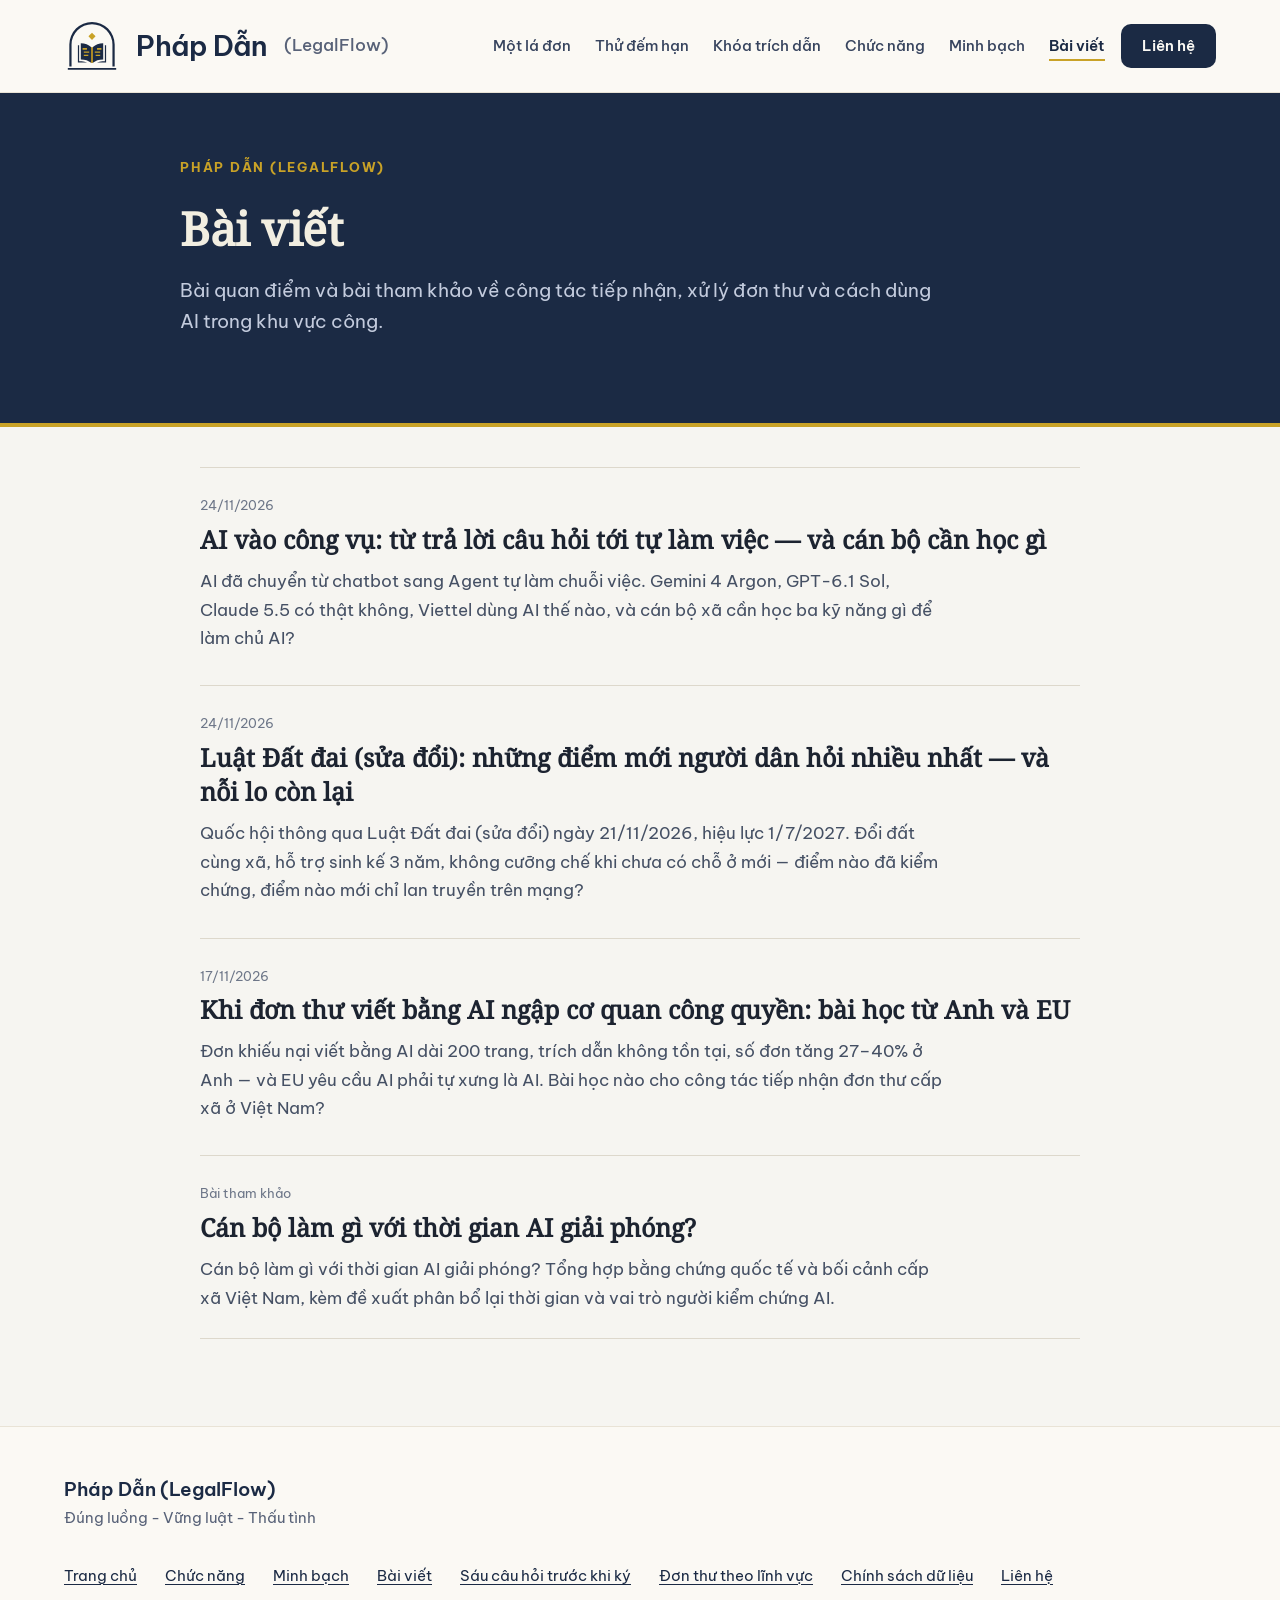
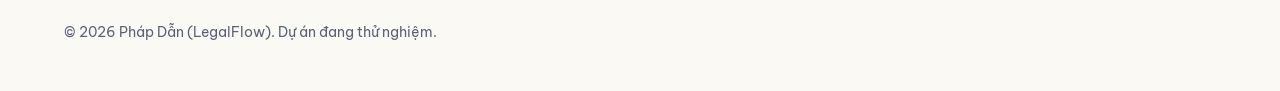
<file: bai-viet/index.html>
<!doctype html>
<html lang="vi">
  <head>
    <meta charset="utf-8" />
    <meta name="viewport" content="width=device-width, initial-scale=1, viewport-fit=cover" />
    <meta name="color-scheme" content="light dark" />
<link rel="icon" href="/favicon.ico" sizes="32x32">
<link rel="icon" href="/favicon.svg" type="image/svg+xml">
<link rel="apple-touch-icon" href="/apple-touch-icon.png">
<link rel="manifest" href="/site.webmanifest">
<meta name="theme-color" content="#1B2A44">
    <meta name="description" content="Các bài quan điểm và bài tham khảo của Pháp Dẫn (LegalFlow) về tiếp nhận, xử lý đơn thư và AI trong khu vực công." />
    <title>Bài viết | Pháp Dẫn (LegalFlow)</title>
<link rel="stylesheet" href="/assets/css/khung.css">
<link rel="canonical" href="https://phapdan.vn/bai-viet/">
<meta property="og:title" content="Bài viết | Pháp Dẫn (LegalFlow)">
<meta property="og:url" content="https://phapdan.vn/bai-viet/">
<meta property="og:locale" content="vi_VN">
<meta property="og:type" content="website">
<meta property="og:image" content="https://phapdan.vn/og-image.png">
<meta name="twitter:card" content="summary_large_image">
    <style>
@font-face{font-family:'Be Vietnam Pro';font-style:normal;font-weight:400;font-display:swap;src:url('/assets/fonts/be-vietnam-pro-vietnamese-400-normal.woff2') format('woff2');unicode-range:U+0102-0103,U+0110-0111,U+0128-0129,U+0168-0169,U+01A0-01A1,U+01AF-01B0,U+0300-0301,U+0303-0304,U+0308-0309,U+0323,U+0329,U+1EA0-1EF9,U+20AB}
@font-face{font-family:'Be Vietnam Pro';font-style:normal;font-weight:400;font-display:swap;src:url('/assets/fonts/be-vietnam-pro-latin-400-normal.woff2') format('woff2');unicode-range:U+0000-00FF,U+0131,U+0152-0153,U+02BB-02BC,U+02C6,U+02DA,U+02DC,U+0304,U+0308,U+0329,U+2000-206F,U+20AC,U+2122,U+2191,U+2193,U+2212,U+2215,U+FEFF,U+FFFD}
@font-face{font-family:'Be Vietnam Pro';font-style:normal;font-weight:500;font-display:swap;src:url('/assets/fonts/be-vietnam-pro-vietnamese-500-normal.woff2') format('woff2');unicode-range:U+0102-0103,U+0110-0111,U+0128-0129,U+0168-0169,U+01A0-01A1,U+01AF-01B0,U+0300-0301,U+0303-0304,U+0308-0309,U+0323,U+0329,U+1EA0-1EF9,U+20AB}
@font-face{font-family:'Be Vietnam Pro';font-style:normal;font-weight:500;font-display:swap;src:url('/assets/fonts/be-vietnam-pro-latin-500-normal.woff2') format('woff2');unicode-range:U+0000-00FF,U+0131,U+0152-0153,U+02BB-02BC,U+02C6,U+02DA,U+02DC,U+0304,U+0308,U+0329,U+2000-206F,U+20AC,U+2122,U+2191,U+2193,U+2212,U+2215,U+FEFF,U+FFFD}
@font-face{font-family:'Be Vietnam Pro';font-style:normal;font-weight:600;font-display:swap;src:url('/assets/fonts/be-vietnam-pro-vietnamese-600-normal.woff2') format('woff2');unicode-range:U+0102-0103,U+0110-0111,U+0128-0129,U+0168-0169,U+01A0-01A1,U+01AF-01B0,U+0300-0301,U+0303-0304,U+0308-0309,U+0323,U+0329,U+1EA0-1EF9,U+20AB}
@font-face{font-family:'Be Vietnam Pro';font-style:normal;font-weight:600;font-display:swap;src:url('/assets/fonts/be-vietnam-pro-latin-600-normal.woff2') format('woff2');unicode-range:U+0000-00FF,U+0131,U+0152-0153,U+02BB-02BC,U+02C6,U+02DA,U+02DC,U+0304,U+0308,U+0329,U+2000-206F,U+20AC,U+2122,U+2191,U+2193,U+2212,U+2215,U+FEFF,U+FFFD}
@font-face{font-family:'Be Vietnam Pro';font-style:normal;font-weight:700;font-display:swap;src:url('/assets/fonts/be-vietnam-pro-vietnamese-700-normal.woff2') format('woff2');unicode-range:U+0102-0103,U+0110-0111,U+0128-0129,U+0168-0169,U+01A0-01A1,U+01AF-01B0,U+0300-0301,U+0303-0304,U+0308-0309,U+0323,U+0329,U+1EA0-1EF9,U+20AB}
@font-face{font-family:'Be Vietnam Pro';font-style:normal;font-weight:700;font-display:swap;src:url('/assets/fonts/be-vietnam-pro-latin-700-normal.woff2') format('woff2');unicode-range:U+0000-00FF,U+0131,U+0152-0153,U+02BB-02BC,U+02C6,U+02DA,U+02DC,U+0304,U+0308,U+0329,U+2000-206F,U+20AC,U+2122,U+2191,U+2193,U+2212,U+2215,U+FEFF,U+FFFD}
@font-face{font-family:'Noto Serif';font-style:normal;font-weight:400;font-display:swap;src:url('/assets/fonts/noto-serif-400-normal-vietnamese.woff2') format('woff2');unicode-range:U+0102-0103,U+0110-0111,U+0128-0129,U+0168-0169,U+01A0-01A1,U+01AF-01B0,U+0300-0301,U+0303-0304,U+0308-0309,U+0323,U+0329,U+1EA0-1EF9,U+20AB}
@font-face{font-family:'Noto Serif';font-style:normal;font-weight:400;font-display:swap;src:url('/assets/fonts/noto-serif-400-normal-latin.woff2') format('woff2');unicode-range:U+0000-00FF,U+0131,U+0152-0153,U+02BB-02BC,U+02C6,U+02DA,U+02DC,U+0304,U+0308,U+0329,U+2000-206F,U+20AC,U+2122,U+2191,U+2193,U+2212,U+2215,U+FEFF,U+FFFD}

      :root {
        color-scheme: light dark;
        --navy: #1b2a44;
        --navy-deep: #121d31;
        --gold: #c9a227;
        --gold-soft: #a9861d;
        --bg: #f6f5f1;
        --surface: #ffffff;
        --surface-2: #efede6;
        --ink: #1c2330;
        --ink-2: #455064;
        --ink-3: #6d7688;
        --line: #ddd8cc;
        --line-strong: #c6bfa9;
        --good: #2e6b4f;
        --warn: #9a6a12;
        --bad: #a03d2a;
        --chip-bg: #eceadf;
        --hero-bg: #1b2a44;
        --hero-ink: #f2eee1;
        --hero-ink-2: #c3cbdd;
        --shadow: 0 1px 2px rgba(27, 42, 68, .06), 0 8px 28px rgba(27, 42, 68, .07);
      }
      @media (prefers-color-scheme: dark) {
        :root {
          --bg: #0e1420;
          --surface: #16202f;
          --surface-2: #1b2839;
          --ink: #e9e6da;
          --ink-2: #b7bdca;
          --ink-3: #8d96a8;
          --line: #2b3a4f;
          --line-strong: #3d5069;
          --good: #6fc49b;
          --warn: #e0b558;
          --bad: #e08a76;
          --chip-bg: #223048;
          --hero-bg: #0a111d;
          --hero-ink: #f2eee1;
          --hero-ink-2: #aeb8cc;
          --shadow: 0 1px 2px rgba(0,0,0,.3), 0 8px 28px rgba(0,0,0,.35);
        }
      }
      * { box-sizing: border-box; }
      html { scroll-behavior: smooth; }
      @media (prefers-reduced-motion: reduce) { html { scroll-behavior: auto; } }
      body {
        margin: 0;
        background: var(--bg);
        color: var(--ink);
        font-family: "Be Vietnam Pro", system-ui, sans-serif;
        font-size: 16.5px;
        line-height: 1.72;
        -webkit-font-smoothing: antialiased;
      }
      ::selection { background: var(--gold); color: #141414; }

      /* ---------- Hero ---------- */
      .hero {
        background: var(--hero-bg);
        color: var(--hero-ink);
        padding: 64px 20px 56px;
        border-bottom: 4px solid var(--gold);
      }
      .hero-inner { max-width: 920px; margin: 0 auto; }
      .hero .brandline {
        font-size: 12.5px; font-weight: 700; letter-spacing: .14em; text-transform: uppercase;
        color: var(--gold); margin: 0 0 22px;
      }
      .hero h1 {
        font-family: "Noto Serif", Georgia, serif;
        font-weight: 600; font-size: clamp(30px, 5.4vw, 46px);
        line-height: 1.18; margin: 0 0 20px; letter-spacing: -.01em;
      }
      .hero .lede { font-size: clamp(16.5px, 2.4vw, 19px); color: var(--hero-ink-2); line-height: 1.65; margin: 0 0 30px; max-width: 760px; }
      .hero .lede strong { color: var(--hero-ink); }
      .hero-stats { display: grid; grid-template-columns: repeat(3, 1fr); gap: 14px; }
      .hero-stat {
        border: 1px solid rgba(201,162,39,.45); border-radius: 10px; padding: 16px 18px;
        background: rgba(255,255,255,.03);
      }
      .hero-stat .num { font-family: "Noto Serif", serif; font-size: clamp(24px, 3.6vw, 34px); font-weight: 700; color: #fff; line-height: 1.1; }
      .hero-stat .num .arr { color: var(--gold); }
      .hero-stat .cap { font-size: 13px; color: var(--hero-ink-2); line-height: 1.5; margin-top: 6px; }
      .hero .meta { margin: 26px 0 0; font-size: 13px; color: var(--hero-ink-2); }
      .hero .meta a { color: var(--gold); }
      @media (max-width: 640px) { .hero-stats { grid-template-columns: 1fr; } .hero { padding: 44px 18px 40px; } }

      /* ---------- Nav ---------- */
      .toc {
        position: sticky; top: 0; z-index: 20;
        background: var(--surface); border-bottom: 1px solid var(--line);
      }
      .toc-inner { max-width: 920px; margin: 0 auto; padding: 0 20px; display: flex; gap: 4px; overflow-x: auto; scrollbar-width: none; }
      .toc-inner::-webkit-scrollbar { display: none; }
      .toc a {
        white-space: nowrap; font-size: 13.5px; font-weight: 600; color: var(--ink-2);
        text-decoration: none; padding: 12px 10px; border-bottom: 2px solid transparent;
      }
      .toc a:hover { color: var(--ink); border-bottom-color: var(--gold); }

      /* ---------- Layout ---------- */
      main { max-width: 920px; margin: 0 auto; padding: 0 20px 80px; }
      section { padding-top: 58px; scroll-margin-top: 58px; }
      @media (max-width: 640px) {
        /* Mục lục xuống hàng thay vì cuộn ngang: mọi mục đều thấy và bấm được trên điện thoại */
        .toc-inner { flex-wrap: wrap; overflow-x: visible; row-gap: 0; }
        .toc a { padding: 9px 8px; }
        section { scroll-margin-top: 104px; }
      }
      .sec-head { display: flex; align-items: baseline; gap: 14px; margin-bottom: 8px; }
      .sec-num {
        font-family: "Noto Serif", serif; font-size: 15px; font-weight: 700; color: var(--gold-soft);
        border: 1.5px solid var(--gold); border-radius: 999px; width: 34px; height: 34px;
        display: inline-flex; align-items: center; justify-content: center; flex: none; transform: translateY(6px);
      }
      h2 {
        font-family: "Noto Serif", Georgia, serif; font-weight: 600;
        font-size: clamp(24px, 4vw, 32px); line-height: 1.25; margin: 0; letter-spacing: -.01em;
      }
      h3 { font-size: 18.5px; font-weight: 700; margin: 34px 0 8px; line-height: 1.4; }
      h4 { font-size: 16px; font-weight: 700; margin: 22px 0 6px; }
      p { margin: 0 0 14px; }
      .sec-intro { color: var(--ink-2); font-size: 17px; margin-bottom: 20px; }
      ul, ol { margin: 0 0 16px; padding-left: 22px; }
      li { margin-bottom: 7px; }
      li::marker { color: var(--gold-soft); font-weight: 700; }
      a { color: var(--gold-soft); text-underline-offset: 3px; }
      @media (prefers-color-scheme: dark) { a { color: var(--gold); } }
      strong { font-weight: 700; }
      .small { font-size: 13.5px; color: var(--ink-3); line-height: 1.6; }

      /* ---------- Components ---------- */
      .thesis {
        background: var(--surface); border: 1px solid var(--line); border-top: 4px solid var(--gold);
        border-radius: 12px; padding: 26px 28px; box-shadow: var(--shadow); margin: 22px 0;
      }
      .thesis p:last-child { margin-bottom: 0; }
      .thesis .big {
        font-family: "Noto Serif", serif; font-size: clamp(19px, 3vw, 23px); line-height: 1.5; font-weight: 500; margin-bottom: 14px;
      }
      .split3 { display: grid; grid-template-columns: repeat(3, 1fr); gap: 14px; margin: 20px 0; }
      .split3 .cell { background: var(--surface); border: 1px solid var(--line); border-radius: 12px; padding: 18px 20px; box-shadow: var(--shadow); }
      .split3 .cell .k { font-size: 12px; font-weight: 800; letter-spacing: .1em; text-transform: uppercase; color: var(--gold-soft); margin-bottom: 8px; }
      .split3 .cell p { font-size: 15px; margin: 0; line-height: 1.6; }
      @media (max-width: 720px) { .split3 { grid-template-columns: 1fr; } }

      .chip {
        display: inline-block; font-size: 11.5px; font-weight: 700; letter-spacing: .03em;
        padding: 2px 9px; border-radius: 999px; background: var(--chip-bg); color: var(--ink-2);
        vertical-align: 2px; margin-right: 6px;
      }
      .chip.verified { background: rgba(46,107,79,.14); color: var(--good); }
      .chip.reported { background: rgba(154,106,18,.14); color: var(--warn); }
      .chip.opinion { background: rgba(160,61,42,.12); color: var(--bad); }
      .caveat {
        border: 1px dashed var(--line-strong); border-radius: 10px; padding: 14px 18px;
        font-size: 14.5px; color: var(--ink-2); background: var(--surface-2); margin: 16px 0;
      }
      .caveat strong { color: var(--ink); }
      blockquote {
        margin: 20px 0; padding: 4px 0 4px 20px; border-left: 3px solid var(--gold);
        font-family: "Noto Serif", serif; font-style: italic; font-size: 18px; line-height: 1.6; color: var(--ink);
      }
      blockquote .attrib { display: block; font-family: "Be Vietnam Pro", sans-serif; font-style: normal; font-size: 13px; color: var(--ink-3); margin-top: 8px; }

      .tablewrap { overflow-x: auto; margin: 18px 0 22px; border: 1px solid var(--line); border-radius: 12px; background: var(--surface); box-shadow: var(--shadow); }
      table { border-collapse: collapse; width: 100%; font-size: 14.5px; min-width: 620px; }
      th { text-align: left; font-size: 12.5px; letter-spacing: .05em; text-transform: uppercase; color: var(--ink-2); background: var(--surface-2); padding: 12px 16px; border-bottom: 1px solid var(--line); }
      td { padding: 13px 16px; border-bottom: 1px solid var(--line); vertical-align: top; line-height: 1.55; }
      tr:last-child td { border-bottom: none; }
      td .num { font-family: "Noto Serif", serif; font-weight: 700; font-size: 16px; white-space: nowrap; }
      @media (max-width: 640px) {
        .tablewrap { border: none; box-shadow: none; background: transparent; overflow: visible; }
        table { min-width: 0; }
        table, tbody, tr, td { display: block; width: 100%; }
        thead { display: none; }
        tr { background: var(--surface); border: 1px solid var(--line); border-radius: 12px; padding: 8px 4px; margin-bottom: 12px; box-shadow: var(--shadow); }
        td { border-bottom: none; padding: 7px 16px; }
        td::before { content: attr(data-th); display: block; font-size: 11.5px; font-weight: 700; letter-spacing: .06em; text-transform: uppercase; color: var(--ink-3); margin-bottom: 2px; }
      }

      .chart-card { background: var(--surface); border: 1px solid var(--line); border-radius: 12px; padding: 24px 26px; box-shadow: var(--shadow); margin: 20px 0; }
      .chart-card h4 { margin-top: 0; }
      .chart-card .src { font-size: 12.5px; color: var(--ink-3); margin-top: 12px; }
      .bar-row { display: grid; grid-template-columns: 190px 1fr 52px; align-items: center; gap: 12px; margin: 10px 0; font-size: 14px; }
      .bar-track { background: var(--surface-2); border-radius: 6px; height: 22px; overflow: hidden; }
      .bar-fill { height: 100%; border-radius: 6px; background: var(--navy); }
      .bar-fill.gold { background: var(--gold); }
      .bar-fill.bad { background: var(--bad); }
      .bar-val { font-family: "Noto Serif", serif; font-weight: 700; text-align: right; }
      @media (prefers-color-scheme: dark) { .bar-fill { background: #7e97c4; } .bar-fill.gold { background: var(--gold); } .bar-fill.bad { background: #c96a55; } }
      @media (max-width: 560px) { .bar-row { grid-template-columns: 118px 1fr 46px; gap: 8px; font-size: 13px; } }

      .statgrid { display: grid; grid-template-columns: repeat(2, 1fr); gap: 14px; margin: 20px 0; }
      .stat { background: var(--surface); border: 1px solid var(--line); border-radius: 12px; padding: 18px 20px; box-shadow: var(--shadow); }
      .stat .v { font-family: "Noto Serif", serif; font-size: 27px; font-weight: 700; line-height: 1.15; }
      .stat .v .to { color: var(--bad); }
      .stat .d { font-size: 14px; color: var(--ink-2); margin-top: 6px; line-height: 1.55; }
      @media (max-width: 640px) { .statgrid { grid-template-columns: 1fr; } }

      .role-card { background: var(--navy); color: #eef0f5; border-radius: 14px; padding: 28px 30px; margin: 22px 0; }
      @media (prefers-color-scheme: dark) { .role-card { background: #0a111d; border: 1px solid var(--line); } }
      .role-card h3 { color: #fff; margin-top: 0; font-family: "Noto Serif", serif; font-size: 22px; }
      .role-card .sub { color: #c3cbdd; font-size: 14.5px; margin-bottom: 18px; }
      .role-cols { display: grid; grid-template-columns: repeat(3, 1fr); gap: 20px; }
      .role-cols h5 { margin: 0 0 8px; font-size: 12.5px; letter-spacing: .1em; text-transform: uppercase; color: var(--gold); }
      .role-cols ul { padding-left: 18px; margin: 0; font-size: 14.5px; }
      .role-cols li { margin-bottom: 6px; }
      .role-cols li::marker { color: var(--gold); }
      @media (max-width: 720px) { .role-cols { grid-template-columns: 1fr; } }

      .steps { counter-reset: step; margin: 20px 0; }
      .step { display: flex; gap: 16px; padding: 16px 0; border-bottom: 1px solid var(--line); }
      .step:last-child { border-bottom: none; }
      .step .n {
        counter-increment: step; flex: none; width: 38px; height: 38px; border-radius: 50%;
        background: var(--navy); color: #fff; font-family: "Noto Serif", serif; font-weight: 700;
        display: flex; align-items: center; justify-content: center; font-size: 17px; margin-top: 2px;
      }
      @media (prefers-color-scheme: dark) { .step .n { background: var(--gold); color: #141414; } }
      .step h4 { margin: 2px 0 4px; }
      .step p { font-size: 15px; color: var(--ink-2); margin: 0; }

      /* ---------- Planner ---------- */
      .planner { background: var(--surface); border: 1px solid var(--line); border-radius: 14px; box-shadow: var(--shadow); padding: 26px 28px; margin: 22px 0; }
      .planner h3 { margin-top: 0; }
      .planner .ctl { display: flex; flex-wrap: wrap; align-items: center; gap: 14px; margin: 16px 0 6px; }
      .planner label { font-weight: 600; font-size: 15px; }
      .planner input[type="range"] { flex: 1 1 220px; accent-color: var(--gold-soft); height: 28px; }
      .planner .hours-out { font-family: "Noto Serif", serif; font-size: 26px; font-weight: 700; min-width: 128px; }
      .alloc-row { display: grid; grid-template-columns: 200px 1fr 128px; gap: 12px; align-items: center; margin: 12px 0; font-size: 14.5px; }
      .alloc-row .a-name { font-weight: 600; }
      .alloc-row .a-name span { display: block; font-weight: 400; font-size: 12.5px; color: var(--ink-3); }
      .alloc-row .a-val { text-align: right; font-family: "Noto Serif", serif; font-weight: 700; line-height: 1.35; }
      .alloc-row .a-val span { display: block; font-family: "Be Vietnam Pro", sans-serif; font-weight: 500; font-size: 12.5px; color: var(--ink-3); }
      @media (max-width: 560px) { .alloc-row { grid-template-columns: 1fr 108px; } .alloc-row .bar-track { display: none; } }

      /* ---------- Audience tabs ---------- */
      .tabs { display: flex; gap: 8px; flex-wrap: wrap; margin: 18px 0 0; }
      .tabs button {
        font: inherit; font-size: 14.5px; font-weight: 600; cursor: pointer;
        padding: 9px 18px; border-radius: 999px; border: 1.5px solid var(--line-strong);
        background: var(--surface); color: var(--ink-2);
      }
      .tabs button[aria-selected="true"] { background: var(--navy); border-color: var(--navy); color: #fff; }
      @media (prefers-color-scheme: dark) { .tabs button[aria-selected="true"] { background: var(--gold); border-color: var(--gold); color: #141414; } }
      .tab-panel { background: var(--surface); border: 1px solid var(--line); border-radius: 12px; padding: 22px 26px; margin-top: 14px; box-shadow: var(--shadow); }
      .tab-panel[hidden] { display: none; }
      .tab-panel p:last-child { margin-bottom: 0; }

      .openq { background: var(--surface-2); border-radius: 12px; padding: 22px 26px; margin: 20px 0; }
      .openq ol { margin-bottom: 0; }
      .sources { font-size: 14px; color: var(--ink-2); }
      .sources h4 { color: var(--ink); }
      .sources li { margin-bottom: 5px; word-break: break-word; }
      footer { border-top: 1px solid var(--line); margin-top: 60px; padding-top: 22px; font-size: 13.5px; color: var(--ink-3); }
      .guarantee {
        border: 2px solid var(--gold); border-radius: 12px; padding: 22px 26px; margin: 20px 0;
        font-family: "Noto Serif", serif; font-size: clamp(17px, 2.6vw, 20px); line-height: 1.6; background: var(--surface);
      }
      .guarantee .who { display: block; font-family: "Be Vietnam Pro", sans-serif; font-size: 12.5px; font-weight: 700; letter-spacing: .1em; text-transform: uppercase; color: var(--gold-soft); margin-bottom: 10px; }
    </style>
<style>.list{list-style:none;padding:0;margin:0} .list li{border-top:1px solid var(--line);padding:26px 0} .list li:last-child{border-bottom:1px solid var(--line)} .list time{display:block;font-size:13px;color:var(--ink-3);margin-bottom:6px} .list a{font-family:"Noto Serif",serif;font-size:clamp(20px,3vw,25px);font-weight:700;line-height:1.35;color:var(--ink);text-decoration:none} .list a:hover{text-decoration:underline;text-decoration-color:var(--gold)} .list p{margin:10px 0 0;color:var(--ink-2);max-width:68ch}</style>
  </head>
  <body>
    <!-- khung:dau -->
<div class="pd-khung">
<header class="site-head">
<div class="wrap site-head__in">
<a class="brand" href="/" aria-label="Pháp Dẫn (LegalFlow), về trang chủ">
<picture><source srcset="/assets/logo-phap-dan-bieu-tuong-nen-toi.svg" media="(prefers-color-scheme: dark)"><img src="/assets/logo-phap-dan-bieu-tuong.svg" width="56" height="56" alt=""></picture>
<span class="brand__name">Pháp Dẫn</span><span class="brand__sub">(LegalFlow)</span>
</a>
<nav class="nav" aria-label="Điều hướng chính">
<a href="/#mot-ho-so">Một lá đơn</a>
<a href="/#thu-dem-han">Thử đếm hạn</a>
<a href="/#khoa-trich-dan">Khóa trích dẫn</a>
<a href="/#chuc-nang">Chức năng</a>
<a href="/minh-bach.html">Minh bạch</a>
<a href="/bai-viet/" aria-current="page">Bài viết</a>
</nav>
<details class="mnav"><summary>Mục lục</summary>
<nav aria-label="Mục lục trên điện thoại">
<a href="/#mot-ho-so">Một lá đơn</a>
<a href="/#thu-dem-han">Thử đếm hạn</a>
<a href="/#khoa-trich-dan">Khóa trích dẫn</a>
<a href="/#chuc-nang">Chức năng</a>
<a href="/minh-bach.html">Minh bạch</a>
<a href="/bai-viet/" aria-current="page">Bài viết</a>
<a href="/chinh-sach-du-lieu.html">Chính sách dữ liệu</a>
<a href="/lien-he.html">Liên hệ</a>
</nav></details>
<a class="btn btn--primary btn--sm" href="/lien-he.html">Liên hệ</a>
</div>
</header>
</div>
<!-- /khung:dau -->
<header class="hero">
      <div class="hero-inner">
        <p class="brandline">Pháp Dẫn (LegalFlow)</p>
        <h1>Bài viết</h1>
        <p class="lede">Bài quan điểm và bài tham khảo về công tác tiếp nhận, xử lý đơn thư và cách dùng AI trong khu vực công.</p>
      </div>
    </header>
    <main>
      <section style="padding-top:40px">
        <ul class="list">
<li><time>24/11/2026</time><a href="/bai-viet/ai-vao-cong-vu-tu-tra-loi-toi-tu-lam-viec/">AI vào công vụ: từ trả lời câu hỏi tới tự làm việc — và cán bộ cần học gì</a><p>AI đã chuyển từ chatbot sang Agent tự làm chuỗi việc. Gemini 4 Argon, GPT-6.1 Sol, Claude 5.5 có thật không, Viettel dùng AI thế nào, và cán bộ xã cần học ba kỹ năng gì để làm chủ AI?</p></li>
<li><time>24/11/2026</time><a href="/bai-viet/luat-dat-dai-sua-doi-diem-moi-va-noi-lo/">Luật Đất đai (sửa đổi): những điểm mới người dân hỏi nhiều nhất — và nỗi lo còn lại</a><p>Quốc hội thông qua Luật Đất đai (sửa đổi) ngày 21/11/2026, hiệu lực 1/7/2027. Đổi đất cùng xã, hỗ trợ sinh kế 3 năm, không cưỡng chế khi chưa có chỗ ở mới — điểm nào đã kiểm chứng, điểm nào mới chỉ lan truyền trên mạng?</p></li>
<li><time>17/11/2026</time><a href="/bai-viet/don-thu-viet-bang-ai-bai-hoc-tu-anh-va-eu/">Khi đơn thư viết bằng AI ngập cơ quan công quyền: bài học từ Anh và EU</a><p>Đơn khiếu nại viết bằng AI dài 200 trang, trích dẫn không tồn tại, số đơn tăng 27–40% ở Anh — và EU yêu cầu AI phải tự xưng là AI. Bài học nào cho công tác tiếp nhận đơn thư cấp xã ở Việt Nam?</p></li>
<li><time>Bài tham khảo</time><a href="/thoi-gian-ai-giai-phong.html">Cán bộ làm gì với thời gian AI giải phóng?</a><p>Cán bộ làm gì với thời gian AI giải phóng? Tổng hợp bằng chứng quốc tế và bối cảnh cấp xã Việt Nam, kèm đề xuất phân bổ lại thời gian và vai trò người kiểm chứng AI.</p></li>
        </ul>
      </section>
    </main>
    <!-- khung:chan -->
<div class="pd-khung">
<footer class="site-foot">
<div class="wrap site-foot__in">
<div>
<p class="site-foot__brand">Pháp Dẫn (LegalFlow)</p>
<p class="site-foot__tag">Đúng luồng - Vững luật - Thấu tình</p>
</div>
<nav aria-label="Liên kết cuối trang">
<a href="/">Trang chủ</a>
<a href="/#chuc-nang">Chức năng</a>
<a href="/minh-bach.html">Minh bạch</a>
<a href="/bai-viet/">Bài viết</a>
<a href="/sau-cau-hoi-truoc-khi-ky.html">Sáu câu hỏi trước khi ký</a>
<a href="/don-thu-theo-linh-vuc.html">Đơn thư theo lĩnh vực</a>
<a href="/chinh-sach-du-lieu.html">Chính sách dữ liệu</a>
<a href="/lien-he.html">Liên hệ</a>
</nav>
<p class="site-foot__legal">© 2026 Pháp Dẫn (LegalFlow). Dự án đang thử nghiệm.</p>
</div>
</footer>
</div>
<script>
(function(){var m=document.querySelector('.pd-khung .mnav');if(!m)return;
m.addEventListener('click',function(e){if(e.target.closest('nav a'))m.open=false;});
document.addEventListener('keydown',function(e){if(e.key==='Escape'&&m.open){m.open=false;m.querySelector('summary').focus();}});})();
</script>
<!-- /khung:chan -->
  </body>
</html>
</file>
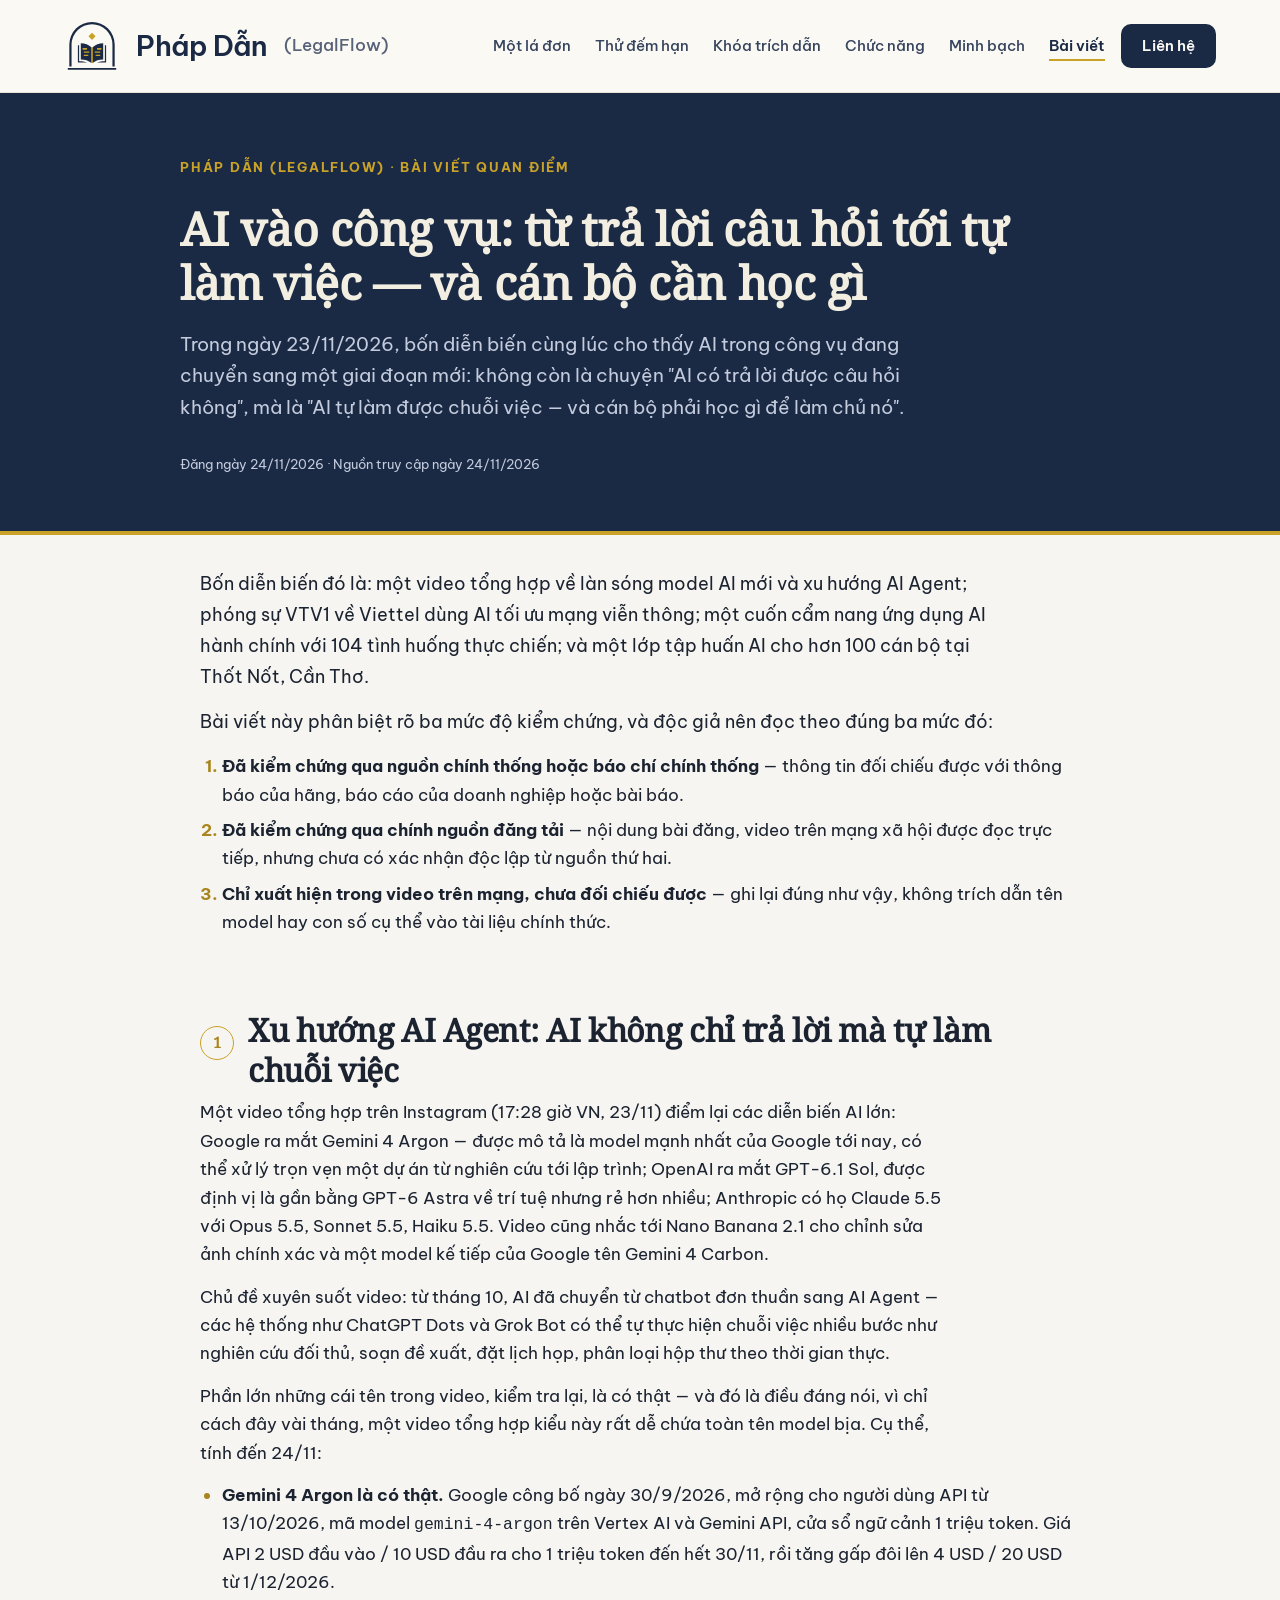
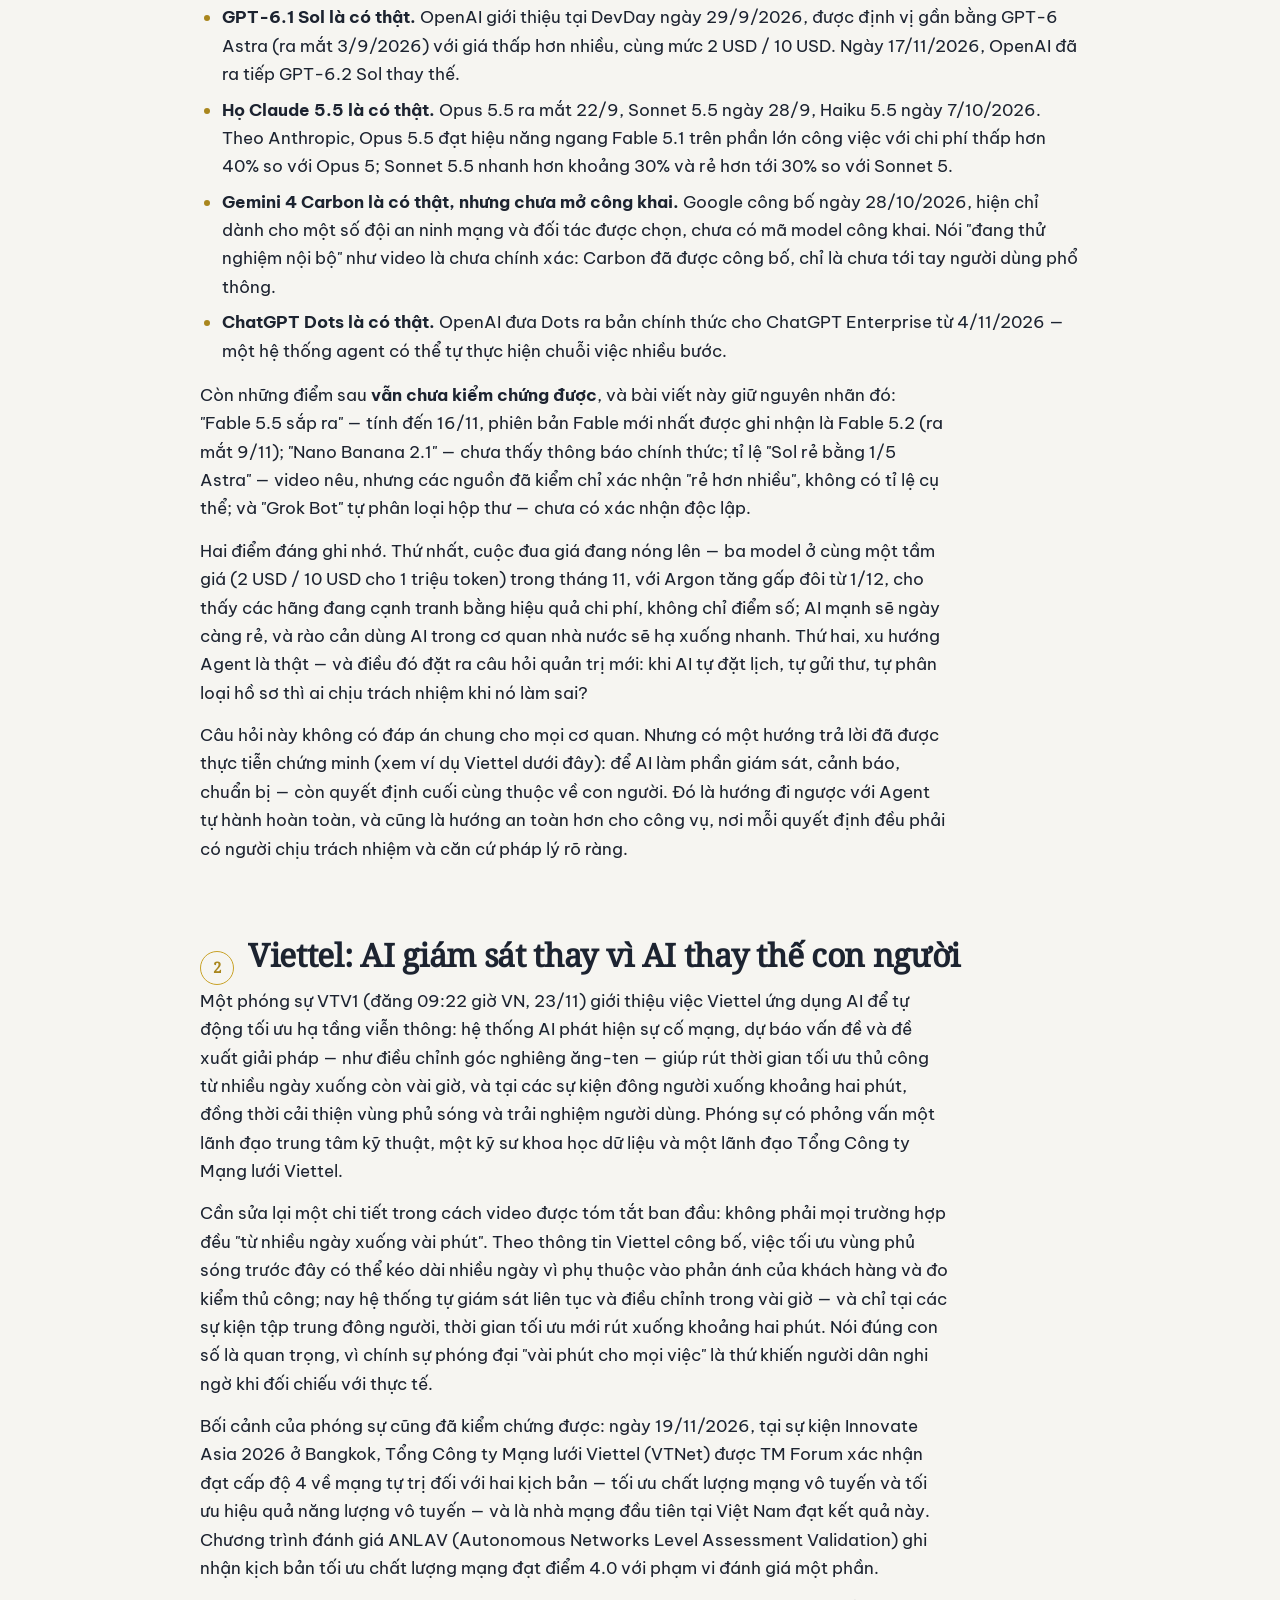
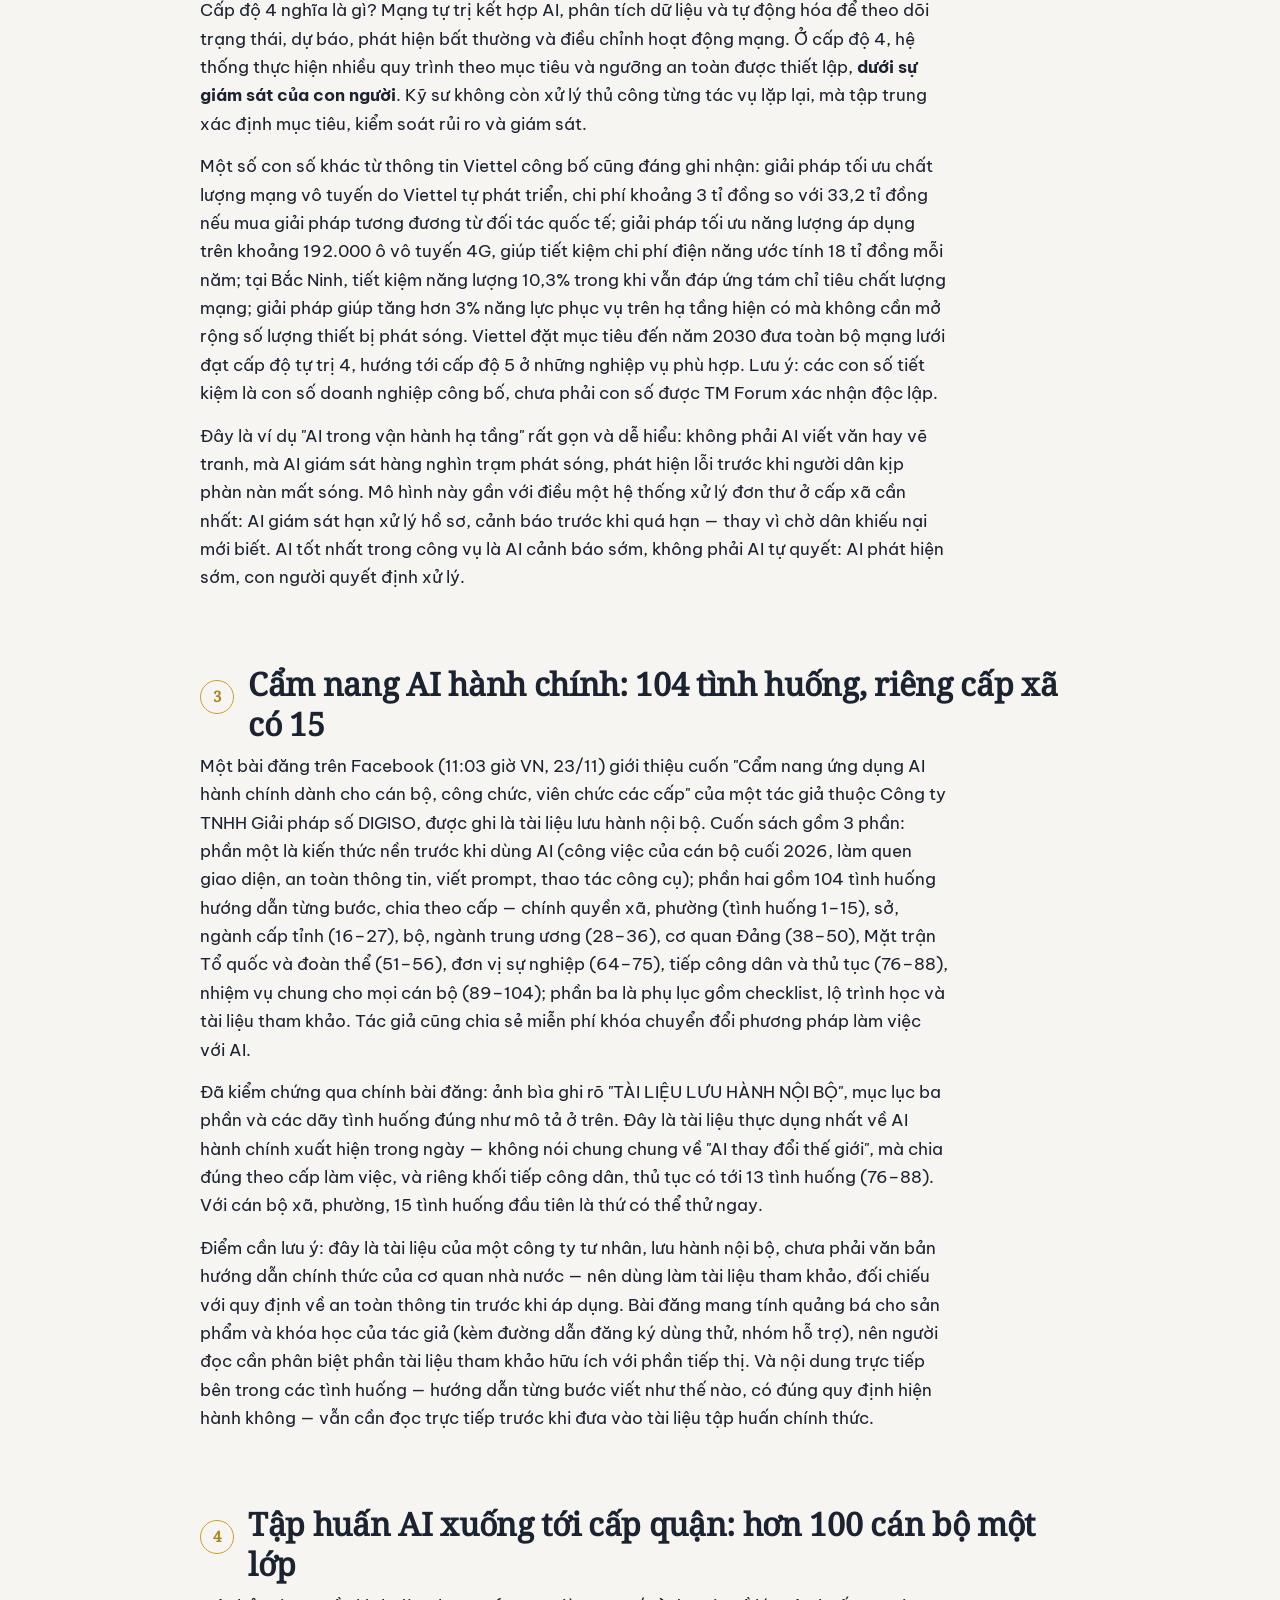
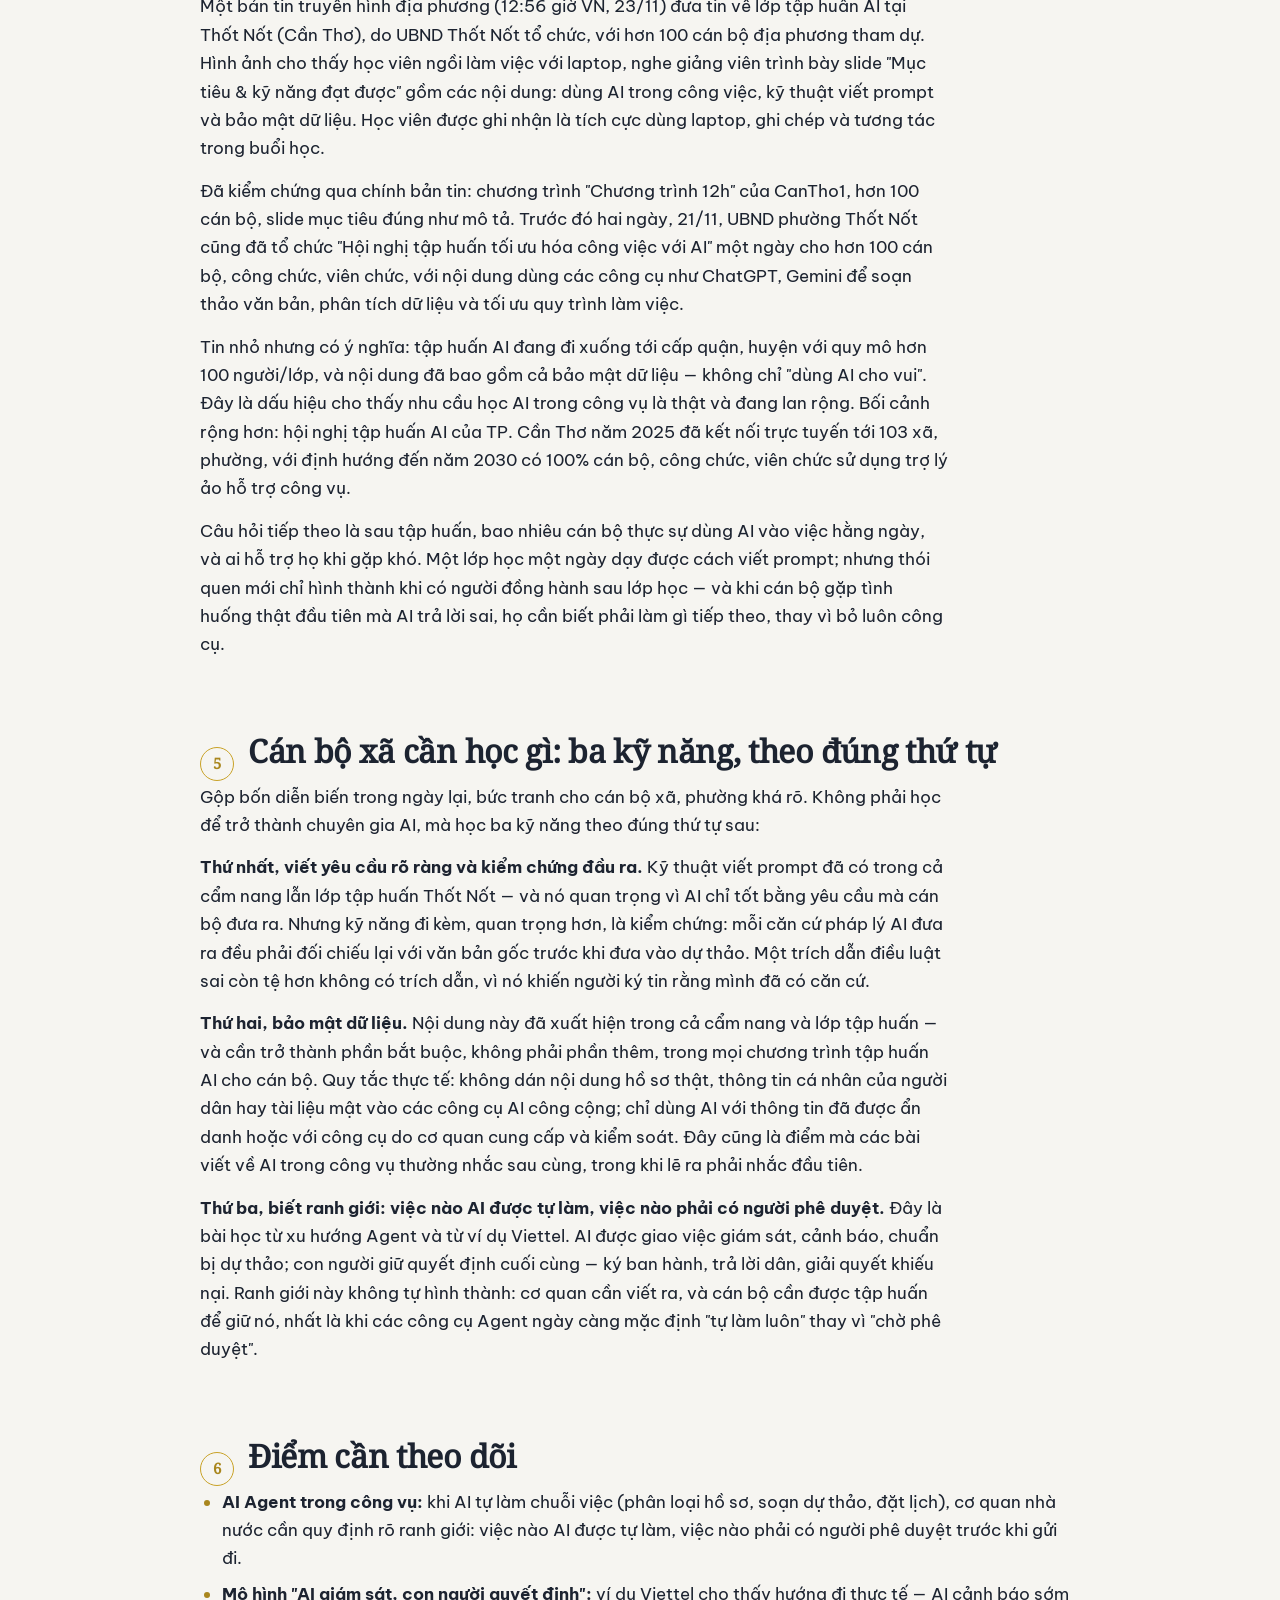
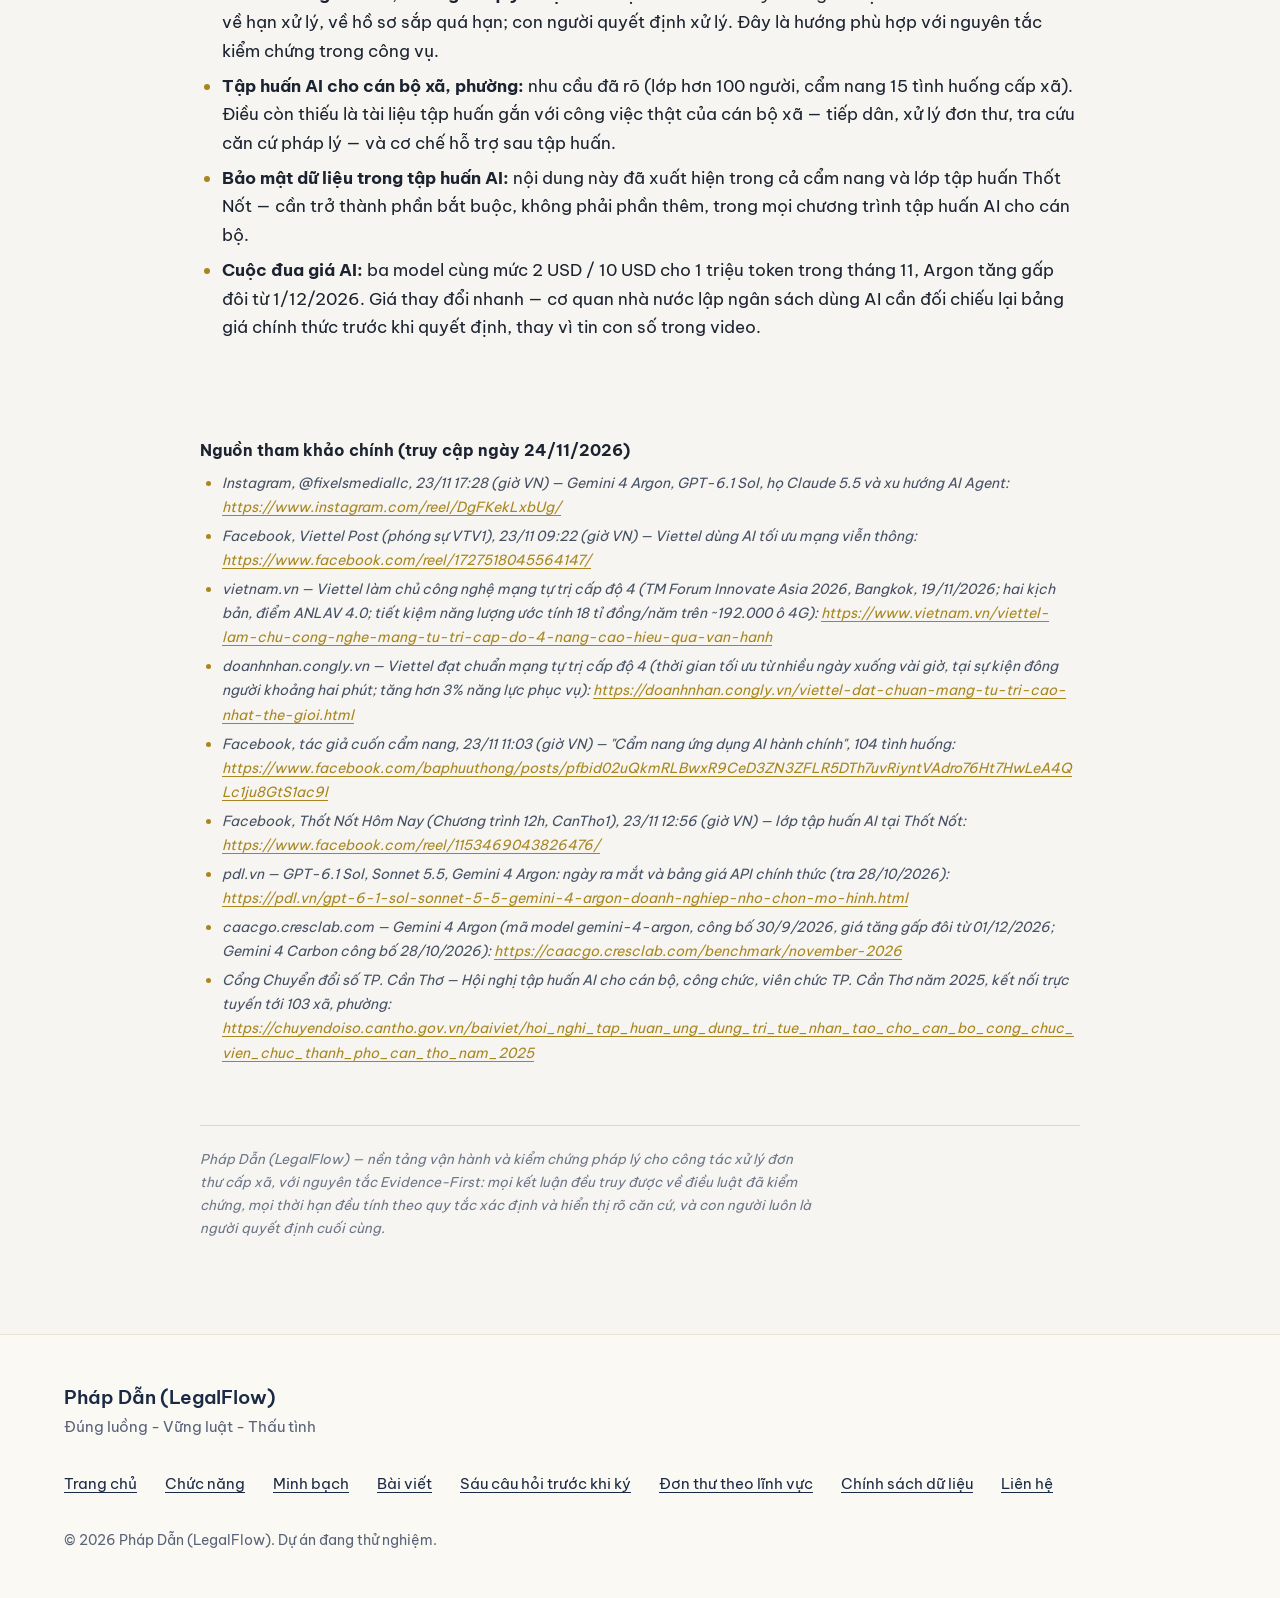
<file: bai-viet/ai-vao-cong-vu-tu-tra-loi-toi-tu-lam-viec/index.html>
<!doctype html>
<html lang="vi">
  <head>
    <meta charset="utf-8" />
    <meta name="viewport" content="width=device-width, initial-scale=1, viewport-fit=cover" />
    <meta name="color-scheme" content="light dark" />
<link rel="icon" href="/favicon.ico" sizes="32x32">
<link rel="icon" href="/favicon.svg" type="image/svg+xml">
<link rel="apple-touch-icon" href="/apple-touch-icon.png">
<link rel="manifest" href="/site.webmanifest">
<meta name="theme-color" content="#1B2A44">
    <meta name="description" content="AI đã chuyển từ chatbot sang Agent tự làm chuỗi việc. Gemini 4 Argon, GPT-6.1 Sol, Claude 5.5 có thật không, Viettel dùng AI thế nào, và cán bộ xã cần học ba kỹ năng gì để làm chủ AI?" />
    <title>AI vào công vụ: từ trả lời câu hỏi tới tự làm việc — và cán bộ cần học gì</title>
<link rel="stylesheet" href="/assets/css/khung.css">
<link rel="canonical" href="https://phapdan.vn/bai-viet/ai-vao-cong-vu-tu-tra-loi-toi-tu-lam-viec">
<meta property="og:title" content="AI vào công vụ: từ trả lời câu hỏi tới tự làm việc — và cán bộ cần học gì">
<meta property="og:description" content="AI đã chuyển từ chatbot sang Agent tự làm chuỗi việc. Gemini 4 Argon, GPT-6.1 Sol, Claude 5.5 có thật không, Viettel dùng AI thế nào, và cán bộ xã cần học ba kỹ năng gì để làm chủ AI?">
<meta property="og:url" content="https://phapdan.vn/bai-viet/ai-vao-cong-vu-tu-tra-loi-toi-tu-lam-viec">
<meta property="og:locale" content="vi_VN">
<meta property="og:type" content="article">
<meta property="article:published_time" content="2026-11-24">
<meta property="og:image" content="https://phapdan.vn/og-image.png">
<meta property="og:image:width" content="1200">
<meta property="og:image:height" content="630">
<meta property="og:image:alt" content="Logo Pháp Dẫn (LegalFlow): sách mở dưới vòm">
<meta name="twitter:card" content="summary_large_image">
    <style>
@font-face{font-family:'Be Vietnam Pro';font-style:normal;font-weight:400;font-display:swap;src:url('/assets/fonts/be-vietnam-pro-vietnamese-400-normal.woff2') format('woff2');unicode-range:U+0102-0103,U+0110-0111,U+0128-0129,U+0168-0169,U+01A0-01A1,U+01AF-01B0,U+0300-0301,U+0303-0304,U+0308-0309,U+0323,U+0329,U+1EA0-1EF9,U+20AB}
@font-face{font-family:'Be Vietnam Pro';font-style:normal;font-weight:400;font-display:swap;src:url('/assets/fonts/be-vietnam-pro-latin-400-normal.woff2') format('woff2');unicode-range:U+0000-00FF,U+0131,U+0152-0153,U+02BB-02BC,U+02C6,U+02DA,U+02DC,U+0304,U+0308,U+0329,U+2000-206F,U+20AC,U+2122,U+2191,U+2193,U+2212,U+2215,U+FEFF,U+FFFD}
@font-face{font-family:'Be Vietnam Pro';font-style:normal;font-weight:500;font-display:swap;src:url('/assets/fonts/be-vietnam-pro-vietnamese-500-normal.woff2') format('woff2');unicode-range:U+0102-0103,U+0110-0111,U+0128-0129,U+0168-0169,U+01A0-01A1,U+01AF-01B0,U+0300-0301,U+0303-0304,U+0308-0309,U+0323,U+0329,U+1EA0-1EF9,U+20AB}
@font-face{font-family:'Be Vietnam Pro';font-style:normal;font-weight:500;font-display:swap;src:url('/assets/fonts/be-vietnam-pro-latin-500-normal.woff2') format('woff2');unicode-range:U+0000-00FF,U+0131,U+0152-0153,U+02BB-02BC,U+02C6,U+02DA,U+02DC,U+0304,U+0308,U+0329,U+2000-206F,U+20AC,U+2122,U+2191,U+2193,U+2212,U+2215,U+FEFF,U+FFFD}
@font-face{font-family:'Be Vietnam Pro';font-style:normal;font-weight:600;font-display:swap;src:url('/assets/fonts/be-vietnam-pro-vietnamese-600-normal.woff2') format('woff2');unicode-range:U+0102-0103,U+0110-0111,U+0128-0129,U+0168-0169,U+01A0-01A1,U+01AF-01B0,U+0300-0301,U+0303-0304,U+0308-0309,U+0323,U+0329,U+1EA0-1EF9,U+20AB}
@font-face{font-family:'Be Vietnam Pro';font-style:normal;font-weight:600;font-display:swap;src:url('/assets/fonts/be-vietnam-pro-latin-600-normal.woff2') format('woff2');unicode-range:U+0000-00FF,U+0131,U+0152-0153,U+02BB-02BC,U+02C6,U+02DA,U+02DC,U+0304,U+0308,U+0329,U+2000-206F,U+20AC,U+2122,U+2191,U+2193,U+2212,U+2215,U+FEFF,U+FFFD}
@font-face{font-family:'Be Vietnam Pro';font-style:normal;font-weight:700;font-display:swap;src:url('/assets/fonts/be-vietnam-pro-vietnamese-700-normal.woff2') format('woff2');unicode-range:U+0102-0103,U+0110-0111,U+0128-0129,U+0168-0169,U+01A0-01A1,U+01AF-01B0,U+0300-0301,U+0303-0304,U+0308-0309,U+0323,U+0329,U+1EA0-1EF9,U+20AB}
@font-face{font-family:'Be Vietnam Pro';font-style:normal;font-weight:700;font-display:swap;src:url('/assets/fonts/be-vietnam-pro-latin-700-normal.woff2') format('woff2');unicode-range:U+0000-00FF,U+0131,U+0152-0153,U+02BB-02BC,U+02C6,U+02DA,U+02DC,U+0304,U+0308,U+0329,U+2000-206F,U+20AC,U+2122,U+2191,U+2193,U+2212,U+2215,U+FEFF,U+FFFD}
@font-face{font-family:'Noto Serif';font-style:normal;font-weight:400;font-display:swap;src:url('/assets/fonts/noto-serif-400-normal-vietnamese.woff2') format('woff2');unicode-range:U+0102-0103,U+0110-0111,U+0128-0129,U+0168-0169,U+01A0-01A1,U+01AF-01B0,U+0300-0301,U+0303-0304,U+0308-0309,U+0323,U+0329,U+1EA0-1EF9,U+20AB}
@font-face{font-family:'Noto Serif';font-style:normal;font-weight:400;font-display:swap;src:url('/assets/fonts/noto-serif-400-normal-latin.woff2') format('woff2');unicode-range:U+0000-00FF,U+0131,U+0152-0153,U+02BB-02BC,U+02C6,U+02DA,U+02DC,U+0304,U+0308,U+0329,U+2000-206F,U+20AC,U+2122,U+2191,U+2193,U+2212,U+2215,U+FEFF,U+FFFD}

      :root {
        color-scheme: light dark;
        --navy: #1b2a44;
        --navy-deep: #121d31;
        --gold: #c9a227;
        --gold-soft: #a9861d;
        --bg: #f6f5f1;
        --surface: #ffffff;
        --surface-2: #efede6;
        --ink: #1c2330;
        --ink-2: #455064;
        --ink-3: #6d7688;
        --line: #ddd8cc;
        --line-strong: #c6bfa9;
        --good: #2e6b4f;
        --warn: #9a6a12;
        --bad: #a03d2a;
        --chip-bg: #eceadf;
        --hero-bg: #1b2a44;
        --hero-ink: #f2eee1;
        --hero-ink-2: #c3cbdd;
        --shadow: 0 1px 2px rgba(27, 42, 68, .06), 0 8px 28px rgba(27, 42, 68, .07);
      }
      @media (prefers-color-scheme: dark) {
        :root {
          --bg: #0e1420;
          --surface: #16202f;
          --surface-2: #1b2839;
          --ink: #e9e6da;
          --ink-2: #b7bdca;
          --ink-3: #8d96a8;
          --line: #2b3a4f;
          --line-strong: #3d5069;
          --good: #6fc49b;
          --warn: #e0b558;
          --bad: #e08a76;
          --chip-bg: #223048;
          --hero-bg: #0a111d;
          --hero-ink: #f2eee1;
          --hero-ink-2: #aeb8cc;
          --shadow: 0 1px 2px rgba(0,0,0,.3), 0 8px 28px rgba(0,0,0,.35);
        }
      }
      * { box-sizing: border-box; }
      html { scroll-behavior: smooth; }
      @media (prefers-reduced-motion: reduce) { html { scroll-behavior: auto; } }
      body {
        margin: 0;
        background: var(--bg);
        color: var(--ink);
        font-family: "Be Vietnam Pro", system-ui, sans-serif;
        font-size: 16.5px;
        line-height: 1.72;
        -webkit-font-smoothing: antialiased;
      }
      ::selection { background: var(--gold); color: #141414; }

      /* ---------- Hero ---------- */
      .hero {
        background: var(--hero-bg);
        color: var(--hero-ink);
        padding: 64px 20px 56px;
        border-bottom: 4px solid var(--gold);
      }
      .hero-inner { max-width: 920px; margin: 0 auto; }
      .hero .brandline {
        font-size: 12.5px; font-weight: 700; letter-spacing: .14em; text-transform: uppercase;
        color: var(--gold); margin: 0 0 22px;
      }
      .hero h1 {
        font-family: "Noto Serif", Georgia, serif;
        font-weight: 600; font-size: clamp(30px, 5.4vw, 46px);
        line-height: 1.18; margin: 0 0 20px; letter-spacing: -.01em;
      }
      .hero .lede { font-size: clamp(16.5px, 2.4vw, 19px); color: var(--hero-ink-2); line-height: 1.65; margin: 0 0 30px; max-width: 760px; }
      .hero .lede strong { color: var(--hero-ink); }
      .hero-stats { display: grid; grid-template-columns: repeat(3, 1fr); gap: 14px; }
      .hero-stat {
        border: 1px solid rgba(201,162,39,.45); border-radius: 10px; padding: 16px 18px;
        background: rgba(255,255,255,.03);
      }
      .hero-stat .num { font-family: "Noto Serif", serif; font-size: clamp(24px, 3.6vw, 34px); font-weight: 700; color: #fff; line-height: 1.1; }
      .hero-stat .num .arr { color: var(--gold); }
      .hero-stat .cap { font-size: 13px; color: var(--hero-ink-2); line-height: 1.5; margin-top: 6px; }
      .hero .meta { margin: 26px 0 0; font-size: 13px; color: var(--hero-ink-2); }
      .hero .meta a { color: var(--gold); }
      @media (max-width: 640px) { .hero-stats { grid-template-columns: 1fr; } .hero { padding: 44px 18px 40px; } }

      /* ---------- Nav ---------- */
      .toc {
        position: sticky; top: 0; z-index: 20;
        background: var(--surface); border-bottom: 1px solid var(--line);
      }
      .toc-inner { max-width: 920px; margin: 0 auto; padding: 0 20px; display: flex; gap: 4px; overflow-x: auto; scrollbar-width: none; }
      .toc-inner::-webkit-scrollbar { display: none; }
      .toc a {
        white-space: nowrap; font-size: 13.5px; font-weight: 600; color: var(--ink-2);
        text-decoration: none; padding: 12px 10px; border-bottom: 2px solid transparent;
      }
      .toc a:hover { color: var(--ink); border-bottom-color: var(--gold); }

      /* ---------- Layout ---------- */
      main { max-width: 920px; margin: 0 auto; padding: 0 20px 80px; }
      section { padding-top: 58px; scroll-margin-top: 58px; }
      @media (max-width: 640px) {
        /* Mục lục xuống hàng thay vì cuộn ngang: mọi mục đều thấy và bấm được trên điện thoại */
        .toc-inner { flex-wrap: wrap; overflow-x: visible; row-gap: 0; }
        .toc a { padding: 9px 8px; }
        section { scroll-margin-top: 104px; }
      }
      .sec-head { display: flex; align-items: baseline; gap: 14px; margin-bottom: 8px; }
      .sec-num {
        font-family: "Noto Serif", serif; font-size: 15px; font-weight: 700; color: var(--gold-soft);
        border: 1.5px solid var(--gold); border-radius: 999px; width: 34px; height: 34px;
        display: inline-flex; align-items: center; justify-content: center; flex: none; transform: translateY(6px);
      }
      h2 {
        font-family: "Noto Serif", Georgia, serif; font-weight: 600;
        font-size: clamp(24px, 4vw, 32px); line-height: 1.25; margin: 0; letter-spacing: -.01em;
      }
      h3 { font-size: 18.5px; font-weight: 700; margin: 34px 0 8px; line-height: 1.4; }
      h4 { font-size: 16px; font-weight: 700; margin: 22px 0 6px; }
      p { margin: 0 0 14px; }
      .sec-intro { color: var(--ink-2); font-size: 17px; margin-bottom: 20px; }
      ul, ol { margin: 0 0 16px; padding-left: 22px; }
      li { margin-bottom: 7px; }
      li::marker { color: var(--gold-soft); font-weight: 700; }
      a { color: var(--gold-soft); text-underline-offset: 3px; }
      @media (prefers-color-scheme: dark) { a { color: var(--gold); } }
      strong { font-weight: 700; }
      .small { font-size: 13.5px; color: var(--ink-3); line-height: 1.6; }

      /* ---------- Components ---------- */
      .thesis {
        background: var(--surface); border: 1px solid var(--line); border-top: 4px solid var(--gold);
        border-radius: 12px; padding: 26px 28px; box-shadow: var(--shadow); margin: 22px 0;
      }
      .thesis p:last-child { margin-bottom: 0; }
      .thesis .big {
        font-family: "Noto Serif", serif; font-size: clamp(19px, 3vw, 23px); line-height: 1.5; font-weight: 500; margin-bottom: 14px;
      }
      .split3 { display: grid; grid-template-columns: repeat(3, 1fr); gap: 14px; margin: 20px 0; }
      .split3 .cell { background: var(--surface); border: 1px solid var(--line); border-radius: 12px; padding: 18px 20px; box-shadow: var(--shadow); }
      .split3 .cell .k { font-size: 12px; font-weight: 800; letter-spacing: .1em; text-transform: uppercase; color: var(--gold-soft); margin-bottom: 8px; }
      .split3 .cell p { font-size: 15px; margin: 0; line-height: 1.6; }
      @media (max-width: 720px) { .split3 { grid-template-columns: 1fr; } }

      .chip {
        display: inline-block; font-size: 11.5px; font-weight: 700; letter-spacing: .03em;
        padding: 2px 9px; border-radius: 999px; background: var(--chip-bg); color: var(--ink-2);
        vertical-align: 2px; margin-right: 6px;
      }
      .chip.verified { background: rgba(46,107,79,.14); color: var(--good); }
      .chip.reported { background: rgba(154,106,18,.14); color: var(--warn); }
      .chip.opinion { background: rgba(160,61,42,.12); color: var(--bad); }
      .caveat {
        border: 1px dashed var(--line-strong); border-radius: 10px; padding: 14px 18px;
        font-size: 14.5px; color: var(--ink-2); background: var(--surface-2); margin: 16px 0;
      }
      .caveat strong { color: var(--ink); }
      blockquote {
        margin: 20px 0; padding: 4px 0 4px 20px; border-left: 3px solid var(--gold);
        font-family: "Noto Serif", serif; font-style: italic; font-size: 18px; line-height: 1.6; color: var(--ink);
      }
      blockquote .attrib { display: block; font-family: "Be Vietnam Pro", sans-serif; font-style: normal; font-size: 13px; color: var(--ink-3); margin-top: 8px; }

      .tablewrap { overflow-x: auto; margin: 18px 0 22px; border: 1px solid var(--line); border-radius: 12px; background: var(--surface); box-shadow: var(--shadow); }
      table { border-collapse: collapse; width: 100%; font-size: 14.5px; min-width: 620px; }
      th { text-align: left; font-size: 12.5px; letter-spacing: .05em; text-transform: uppercase; color: var(--ink-2); background: var(--surface-2); padding: 12px 16px; border-bottom: 1px solid var(--line); }
      td { padding: 13px 16px; border-bottom: 1px solid var(--line); vertical-align: top; line-height: 1.55; }
      tr:last-child td { border-bottom: none; }
      td .num { font-family: "Noto Serif", serif; font-weight: 700; font-size: 16px; white-space: nowrap; }
      @media (max-width: 640px) {
        .tablewrap { border: none; box-shadow: none; background: transparent; overflow: visible; }
        table { min-width: 0; }
        table, tbody, tr, td { display: block; width: 100%; }
        thead { display: none; }
        tr { background: var(--surface); border: 1px solid var(--line); border-radius: 12px; padding: 8px 4px; margin-bottom: 12px; box-shadow: var(--shadow); }
        td { border-bottom: none; padding: 7px 16px; }
        td::before { content: attr(data-th); display: block; font-size: 11.5px; font-weight: 700; letter-spacing: .06em; text-transform: uppercase; color: var(--ink-3); margin-bottom: 2px; }
      }

      .chart-card { background: var(--surface); border: 1px solid var(--line); border-radius: 12px; padding: 24px 26px; box-shadow: var(--shadow); margin: 20px 0; }
      .chart-card h4 { margin-top: 0; }
      .chart-card .src { font-size: 12.5px; color: var(--ink-3); margin-top: 12px; }
      .bar-row { display: grid; grid-template-columns: 190px 1fr 52px; align-items: center; gap: 12px; margin: 10px 0; font-size: 14px; }
      .bar-track { background: var(--surface-2); border-radius: 6px; height: 22px; overflow: hidden; }
      .bar-fill { height: 100%; border-radius: 6px; background: var(--navy); }
      .bar-fill.gold { background: var(--gold); }
      .bar-fill.bad { background: var(--bad); }
      .bar-val { font-family: "Noto Serif", serif; font-weight: 700; text-align: right; }
      @media (prefers-color-scheme: dark) { .bar-fill { background: #7e97c4; } .bar-fill.gold { background: var(--gold); } .bar-fill.bad { background: #c96a55; } }
      @media (max-width: 560px) { .bar-row { grid-template-columns: 118px 1fr 46px; gap: 8px; font-size: 13px; } }

      .statgrid { display: grid; grid-template-columns: repeat(2, 1fr); gap: 14px; margin: 20px 0; }
      .stat { background: var(--surface); border: 1px solid var(--line); border-radius: 12px; padding: 18px 20px; box-shadow: var(--shadow); }
      .stat .v { font-family: "Noto Serif", serif; font-size: 27px; font-weight: 700; line-height: 1.15; }
      .stat .v .to { color: var(--bad); }
      .stat .d { font-size: 14px; color: var(--ink-2); margin-top: 6px; line-height: 1.55; }
      @media (max-width: 640px) { .statgrid { grid-template-columns: 1fr; } }

      .role-card { background: var(--navy); color: #eef0f5; border-radius: 14px; padding: 28px 30px; margin: 22px 0; }
      @media (prefers-color-scheme: dark) { .role-card { background: #0a111d; border: 1px solid var(--line); } }
      .role-card h3 { color: #fff; margin-top: 0; font-family: "Noto Serif", serif; font-size: 22px; }
      .role-card .sub { color: #c3cbdd; font-size: 14.5px; margin-bottom: 18px; }
      .role-cols { display: grid; grid-template-columns: repeat(3, 1fr); gap: 20px; }
      .role-cols h5 { margin: 0 0 8px; font-size: 12.5px; letter-spacing: .1em; text-transform: uppercase; color: var(--gold); }
      .role-cols ul { padding-left: 18px; margin: 0; font-size: 14.5px; }
      .role-cols li { margin-bottom: 6px; }
      .role-cols li::marker { color: var(--gold); }
      @media (max-width: 720px) { .role-cols { grid-template-columns: 1fr; } }

      .steps { counter-reset: step; margin: 20px 0; }
      .step { display: flex; gap: 16px; padding: 16px 0; border-bottom: 1px solid var(--line); }
      .step:last-child { border-bottom: none; }
      .step .n {
        counter-increment: step; flex: none; width: 38px; height: 38px; border-radius: 50%;
        background: var(--navy); color: #fff; font-family: "Noto Serif", serif; font-weight: 700;
        display: flex; align-items: center; justify-content: center; font-size: 17px; margin-top: 2px;
      }
      @media (prefers-color-scheme: dark) { .step .n { background: var(--gold); color: #141414; } }
      .step h4 { margin: 2px 0 4px; }
      .step p { font-size: 15px; color: var(--ink-2); margin: 0; }

      /* ---------- Planner ---------- */
      .planner { background: var(--surface); border: 1px solid var(--line); border-radius: 14px; box-shadow: var(--shadow); padding: 26px 28px; margin: 22px 0; }
      .planner h3 { margin-top: 0; }
      .planner .ctl { display: flex; flex-wrap: wrap; align-items: center; gap: 14px; margin: 16px 0 6px; }
      .planner label { font-weight: 600; font-size: 15px; }
      .planner input[type="range"] { flex: 1 1 220px; accent-color: var(--gold-soft); height: 28px; }
      .planner .hours-out { font-family: "Noto Serif", serif; font-size: 26px; font-weight: 700; min-width: 128px; }
      .alloc-row { display: grid; grid-template-columns: 200px 1fr 128px; gap: 12px; align-items: center; margin: 12px 0; font-size: 14.5px; }
      .alloc-row .a-name { font-weight: 600; }
      .alloc-row .a-name span { display: block; font-weight: 400; font-size: 12.5px; color: var(--ink-3); }
      .alloc-row .a-val { text-align: right; font-family: "Noto Serif", serif; font-weight: 700; line-height: 1.35; }
      .alloc-row .a-val span { display: block; font-family: "Be Vietnam Pro", sans-serif; font-weight: 500; font-size: 12.5px; color: var(--ink-3); }
      @media (max-width: 560px) { .alloc-row { grid-template-columns: 1fr 108px; } .alloc-row .bar-track { display: none; } }

      /* ---------- Audience tabs ---------- */
      .tabs { display: flex; gap: 8px; flex-wrap: wrap; margin: 18px 0 0; }
      .tabs button {
        font: inherit; font-size: 14.5px; font-weight: 600; cursor: pointer;
        padding: 9px 18px; border-radius: 999px; border: 1.5px solid var(--line-strong);
        background: var(--surface); color: var(--ink-2);
      }
      .tabs button[aria-selected="true"] { background: var(--navy); border-color: var(--navy); color: #fff; }
      @media (prefers-color-scheme: dark) { .tabs button[aria-selected="true"] { background: var(--gold); border-color: var(--gold); color: #141414; } }
      .tab-panel { background: var(--surface); border: 1px solid var(--line); border-radius: 12px; padding: 22px 26px; margin-top: 14px; box-shadow: var(--shadow); }
      .tab-panel[hidden] { display: none; }
      .tab-panel p:last-child { margin-bottom: 0; }

      .openq { background: var(--surface-2); border-radius: 12px; padding: 22px 26px; margin: 20px 0; }
      .openq ol { margin-bottom: 0; }
      .sources { font-size: 14px; color: var(--ink-2); }
      .sources h4 { color: var(--ink); }
      .sources li { margin-bottom: 5px; word-break: break-word; }
      footer { border-top: 1px solid var(--line); margin-top: 60px; padding-top: 22px; font-size: 13.5px; color: var(--ink-3); }
      .guarantee {
        border: 2px solid var(--gold); border-radius: 12px; padding: 22px 26px; margin: 20px 0;
        font-family: "Noto Serif", serif; font-size: clamp(17px, 2.6vw, 20px); line-height: 1.6; background: var(--surface);
      }
      .guarantee .who { display: block; font-family: "Be Vietnam Pro", sans-serif; font-size: 12.5px; font-weight: 700; letter-spacing: .1em; text-transform: uppercase; color: var(--gold-soft); margin-bottom: 10px; }
    </style>
<style>.art p{max-width:68ch} .art-meta{font-size:13px;color:var(--hero-ink-2);margin:22px 0 0} .art .intro p{font-size:18px}</style>
  </head>
  <body>
    <!-- khung:dau -->
<div class="pd-khung">
<header class="site-head">
<div class="wrap site-head__in">
<a class="brand" href="/" aria-label="Pháp Dẫn (LegalFlow), về trang chủ">
<picture><source srcset="/assets/logo-phap-dan-bieu-tuong-nen-toi.svg" media="(prefers-color-scheme: dark)"><img src="/assets/logo-phap-dan-bieu-tuong.svg" width="56" height="56" alt=""></picture>
<span class="brand__name">Pháp Dẫn</span><span class="brand__sub">(LegalFlow)</span>
</a>
<nav class="nav" aria-label="Điều hướng chính">
<a href="/#mot-ho-so">Một lá đơn</a>
<a href="/#thu-dem-han">Thử đếm hạn</a>
<a href="/#khoa-trich-dan">Khóa trích dẫn</a>
<a href="/#chuc-nang">Chức năng</a>
<a href="/minh-bach.html">Minh bạch</a>
<a href="/bai-viet/" aria-current="page">Bài viết</a>
</nav>
<details class="mnav"><summary>Mục lục</summary>
<nav aria-label="Mục lục trên điện thoại">
<a href="/#mot-ho-so">Một lá đơn</a>
<a href="/#thu-dem-han">Thử đếm hạn</a>
<a href="/#khoa-trich-dan">Khóa trích dẫn</a>
<a href="/#chuc-nang">Chức năng</a>
<a href="/minh-bach.html">Minh bạch</a>
<a href="/bai-viet/" aria-current="page">Bài viết</a>
<a href="/chinh-sach-du-lieu.html">Chính sách dữ liệu</a>
<a href="/lien-he.html">Liên hệ</a>
</nav></details>
<a class="btn btn--primary btn--sm" href="/lien-he.html">Liên hệ</a>
</div>
</header>
</div>
<!-- /khung:dau -->
<header class="hero">
      <div class="hero-inner">
        <p class="brandline">Pháp Dẫn (LegalFlow) · Bài viết quan điểm</p>
        <h1>AI vào công vụ: từ trả lời câu hỏi tới tự làm việc — và cán bộ cần học gì</h1>
        <p class="lede">Trong ngày 23/11/2026, bốn diễn biến cùng lúc cho thấy AI trong công vụ đang chuyển sang một giai đoạn mới: không còn là chuyện "AI có trả lời được câu hỏi không", mà là "AI tự làm được chuỗi việc — và cán bộ phải học gì để làm chủ nó".</p>
        <p class="art-meta">Đăng ngày 24/11/2026 · Nguồn truy cập ngày 24/11/2026</p>
      </div>
    </header>
    <main class="art">
      <section class="intro" style="padding-top:34px">
<p>Bốn diễn biến đó là: một video tổng hợp về làn sóng model AI mới và xu hướng AI Agent; phóng sự VTV1 về Viettel dùng AI tối ưu mạng viễn thông; một cuốn cẩm nang ứng dụng AI hành chính với 104 tình huống thực chiến; và một lớp tập huấn AI cho hơn 100 cán bộ tại Thốt Nốt, Cần Thơ.</p>
<p>Bài viết này phân biệt rõ ba mức độ kiểm chứng, và độc giả nên đọc theo đúng ba mức đó:</p>
<ol>
<li><strong>Đã kiểm chứng qua nguồn chính thống hoặc báo chí chính thống</strong> — thông tin đối chiếu được với thông báo của hãng, báo cáo của doanh nghiệp hoặc bài báo.</li>
<li><strong>Đã kiểm chứng qua chính nguồn đăng tải</strong> — nội dung bài đăng, video trên mạng xã hội được đọc trực tiếp, nhưng chưa có xác nhận độc lập từ nguồn thứ hai.</li>
<li><strong>Chỉ xuất hiện trong video trên mạng, chưa đối chiếu được</strong> — ghi lại đúng như vậy, không trích dẫn tên model hay con số cụ thể vào tài liệu chính thức.</li>
</ol>

      </section>
<section id="muc-1">
<div class="sec-head"><span class="sec-num">1</span><h2>Xu hướng AI Agent: AI không chỉ trả lời mà tự làm chuỗi việc</h2></div>
<p>Một video tổng hợp trên Instagram (17:28 giờ VN, 23/11) điểm lại các diễn biến AI lớn: Google ra mắt Gemini 4 Argon — được mô tả là model mạnh nhất của Google tới nay, có thể xử lý trọn vẹn một dự án từ nghiên cứu tới lập trình; OpenAI ra mắt GPT-6.1 Sol, được định vị là gần bằng GPT-6 Astra về trí tuệ nhưng rẻ hơn nhiều; Anthropic có họ Claude 5.5 với Opus 5.5, Sonnet 5.5, Haiku 5.5. Video cũng nhắc tới Nano Banana 2.1 cho chỉnh sửa ảnh chính xác và một model kế tiếp của Google tên Gemini 4 Carbon.</p>
<p>Chủ đề xuyên suốt video: từ tháng 10, AI đã chuyển từ chatbot đơn thuần sang AI Agent — các hệ thống như ChatGPT Dots và Grok Bot có thể tự thực hiện chuỗi việc nhiều bước như nghiên cứu đối thủ, soạn đề xuất, đặt lịch họp, phân loại hộp thư theo thời gian thực.</p>
<p>Phần lớn những cái tên trong video, kiểm tra lại, là có thật — và đó là điều đáng nói, vì chỉ cách đây vài tháng, một video tổng hợp kiểu này rất dễ chứa toàn tên model bịa. Cụ thể, tính đến 24/11:</p>
<ul>
<li><strong>Gemini 4 Argon là có thật.</strong> Google công bố ngày 30/9/2026, mở rộng cho người dùng API từ 13/10/2026, mã model <code>gemini-4-argon</code> trên Vertex AI và Gemini API, cửa sổ ngữ cảnh 1 triệu token. Giá API 2 USD đầu vào / 10 USD đầu ra cho 1 triệu token đến hết 30/11, rồi tăng gấp đôi lên 4 USD / 20 USD từ 1/12/2026.</li>
<li><strong>GPT-6.1 Sol là có thật.</strong> OpenAI giới thiệu tại DevDay ngày 29/9/2026, được định vị gần bằng GPT-6 Astra (ra mắt 3/9/2026) với giá thấp hơn nhiều, cùng mức 2 USD / 10 USD. Ngày 17/11/2026, OpenAI đã ra tiếp GPT-6.2 Sol thay thế.</li>
<li><strong>Họ Claude 5.5 là có thật.</strong> Opus 5.5 ra mắt 22/9, Sonnet 5.5 ngày 28/9, Haiku 5.5 ngày 7/10/2026. Theo Anthropic, Opus 5.5 đạt hiệu năng ngang Fable 5.1 trên phần lớn công việc với chi phí thấp hơn 40% so với Opus 5; Sonnet 5.5 nhanh hơn khoảng 30% và rẻ hơn tới 30% so với Sonnet 5.</li>
<li><strong>Gemini 4 Carbon là có thật, nhưng chưa mở công khai.</strong> Google công bố ngày 28/10/2026, hiện chỉ dành cho một số đội an ninh mạng và đối tác được chọn, chưa có mã model công khai. Nói "đang thử nghiệm nội bộ" như video là chưa chính xác: Carbon đã được công bố, chỉ là chưa tới tay người dùng phổ thông.</li>
<li><strong>ChatGPT Dots là có thật.</strong> OpenAI đưa Dots ra bản chính thức cho ChatGPT Enterprise từ 4/11/2026 — một hệ thống agent có thể tự thực hiện chuỗi việc nhiều bước.</li>
</ul>
<p>Còn những điểm sau <strong>vẫn chưa kiểm chứng được</strong>, và bài viết này giữ nguyên nhãn đó: "Fable 5.5 sắp ra" — tính đến 16/11, phiên bản Fable mới nhất được ghi nhận là Fable 5.2 (ra mắt 9/11); "Nano Banana 2.1" — chưa thấy thông báo chính thức; tỉ lệ "Sol rẻ bằng 1/5 Astra" — video nêu, nhưng các nguồn đã kiểm chỉ xác nhận "rẻ hơn nhiều", không có tỉ lệ cụ thể; và "Grok Bot" tự phân loại hộp thư — chưa có xác nhận độc lập.</p>
<p>Hai điểm đáng ghi nhớ. Thứ nhất, cuộc đua giá đang nóng lên — ba model ở cùng một tầm giá (2 USD / 10 USD cho 1 triệu token) trong tháng 11, với Argon tăng gấp đôi từ 1/12, cho thấy các hãng đang cạnh tranh bằng hiệu quả chi phí, không chỉ điểm số; AI mạnh sẽ ngày càng rẻ, và rào cản dùng AI trong cơ quan nhà nước sẽ hạ xuống nhanh. Thứ hai, xu hướng Agent là thật — và điều đó đặt ra câu hỏi quản trị mới: khi AI tự đặt lịch, tự gửi thư, tự phân loại hồ sơ thì ai chịu trách nhiệm khi nó làm sai?</p>
<p>Câu hỏi này không có đáp án chung cho mọi cơ quan. Nhưng có một hướng trả lời đã được thực tiễn chứng minh (xem ví dụ Viettel dưới đây): để AI làm phần giám sát, cảnh báo, chuẩn bị — còn quyết định cuối cùng thuộc về con người. Đó là hướng đi ngược với Agent tự hành hoàn toàn, và cũng là hướng an toàn hơn cho công vụ, nơi mỗi quyết định đều phải có người chịu trách nhiệm và căn cứ pháp lý rõ ràng.</p>
</section>
<section id="muc-2">
<div class="sec-head"><span class="sec-num">2</span><h2>Viettel: AI giám sát thay vì AI thay thế con người</h2></div>
<p>Một phóng sự VTV1 (đăng 09:22 giờ VN, 23/11) giới thiệu việc Viettel ứng dụng AI để tự động tối ưu hạ tầng viễn thông: hệ thống AI phát hiện sự cố mạng, dự báo vấn đề và đề xuất giải pháp — như điều chỉnh góc nghiêng ăng-ten — giúp rút thời gian tối ưu thủ công từ nhiều ngày xuống còn vài giờ, và tại các sự kiện đông người xuống khoảng hai phút, đồng thời cải thiện vùng phủ sóng và trải nghiệm người dùng. Phóng sự có phỏng vấn một lãnh đạo trung tâm kỹ thuật, một kỹ sư khoa học dữ liệu và một lãnh đạo Tổng Công ty Mạng lưới Viettel.</p>
<p>Cần sửa lại một chi tiết trong cách video được tóm tắt ban đầu: không phải mọi trường hợp đều "từ nhiều ngày xuống vài phút". Theo thông tin Viettel công bố, việc tối ưu vùng phủ sóng trước đây có thể kéo dài nhiều ngày vì phụ thuộc vào phản ánh của khách hàng và đo kiểm thủ công; nay hệ thống tự giám sát liên tục và điều chỉnh trong vài giờ — và chỉ tại các sự kiện tập trung đông người, thời gian tối ưu mới rút xuống khoảng hai phút. Nói đúng con số là quan trọng, vì chính sự phóng đại "vài phút cho mọi việc" là thứ khiến người dân nghi ngờ khi đối chiếu với thực tế.</p>
<p>Bối cảnh của phóng sự cũng đã kiểm chứng được: ngày 19/11/2026, tại sự kiện Innovate Asia 2026 ở Bangkok, Tổng Công ty Mạng lưới Viettel (VTNet) được TM Forum xác nhận đạt cấp độ 4 về mạng tự trị đối với hai kịch bản — tối ưu chất lượng mạng vô tuyến và tối ưu hiệu quả năng lượng vô tuyến — và là nhà mạng đầu tiên tại Việt Nam đạt kết quả này. Chương trình đánh giá ANLAV (Autonomous Networks Level Assessment Validation) ghi nhận kịch bản tối ưu chất lượng mạng đạt điểm 4.0 với phạm vi đánh giá một phần.</p>
<p>Cấp độ 4 nghĩa là gì? Mạng tự trị kết hợp AI, phân tích dữ liệu và tự động hóa để theo dõi trạng thái, dự báo, phát hiện bất thường và điều chỉnh hoạt động mạng. Ở cấp độ 4, hệ thống thực hiện nhiều quy trình theo mục tiêu và ngưỡng an toàn được thiết lập, <strong>dưới sự giám sát của con người</strong>. Kỹ sư không còn xử lý thủ công từng tác vụ lặp lại, mà tập trung xác định mục tiêu, kiểm soát rủi ro và giám sát.</p>
<p>Một số con số khác từ thông tin Viettel công bố cũng đáng ghi nhận: giải pháp tối ưu chất lượng mạng vô tuyến do Viettel tự phát triển, chi phí khoảng 3 tỉ đồng so với 33,2 tỉ đồng nếu mua giải pháp tương đương từ đối tác quốc tế; giải pháp tối ưu năng lượng áp dụng trên khoảng 192.000 ô vô tuyến 4G, giúp tiết kiệm chi phí điện năng ước tính 18 tỉ đồng mỗi năm; tại Bắc Ninh, tiết kiệm năng lượng 10,3% trong khi vẫn đáp ứng tám chỉ tiêu chất lượng mạng; giải pháp giúp tăng hơn 3% năng lực phục vụ trên hạ tầng hiện có mà không cần mở rộng số lượng thiết bị phát sóng. Viettel đặt mục tiêu đến năm 2030 đưa toàn bộ mạng lưới đạt cấp độ tự trị 4, hướng tới cấp độ 5 ở những nghiệp vụ phù hợp. Lưu ý: các con số tiết kiệm là con số doanh nghiệp công bố, chưa phải con số được TM Forum xác nhận độc lập.</p>
<p>Đây là ví dụ "AI trong vận hành hạ tầng" rất gọn và dễ hiểu: không phải AI viết văn hay vẽ tranh, mà AI giám sát hàng nghìn trạm phát sóng, phát hiện lỗi trước khi người dân kịp phàn nàn mất sóng. Mô hình này gần với điều một hệ thống xử lý đơn thư ở cấp xã cần nhất: AI giám sát hạn xử lý hồ sơ, cảnh báo trước khi quá hạn — thay vì chờ dân khiếu nại mới biết. AI tốt nhất trong công vụ là AI cảnh báo sớm, không phải AI tự quyết: AI phát hiện sớm, con người quyết định xử lý.</p>
</section>
<section id="muc-3">
<div class="sec-head"><span class="sec-num">3</span><h2>Cẩm nang AI hành chính: 104 tình huống, riêng cấp xã có 15</h2></div>
<p>Một bài đăng trên Facebook (11:03 giờ VN, 23/11) giới thiệu cuốn "Cẩm nang ứng dụng AI hành chính dành cho cán bộ, công chức, viên chức các cấp" của một tác giả thuộc Công ty TNHH Giải pháp số DIGISO, được ghi là tài liệu lưu hành nội bộ. Cuốn sách gồm 3 phần: phần một là kiến thức nền trước khi dùng AI (công việc của cán bộ cuối 2026, làm quen giao diện, an toàn thông tin, viết prompt, thao tác công cụ); phần hai gồm 104 tình huống hướng dẫn từng bước, chia theo cấp — chính quyền xã, phường (tình huống 1–15), sở, ngành cấp tỉnh (16–27), bộ, ngành trung ương (28–36), cơ quan Đảng (38–50), Mặt trận Tổ quốc và đoàn thể (51–56), đơn vị sự nghiệp (64–75), tiếp công dân và thủ tục (76–88), nhiệm vụ chung cho mọi cán bộ (89–104); phần ba là phụ lục gồm checklist, lộ trình học và tài liệu tham khảo. Tác giả cũng chia sẻ miễn phí khóa chuyển đổi phương pháp làm việc với AI.</p>
<p>Đã kiểm chứng qua chính bài đăng: ảnh bìa ghi rõ "TÀI LIỆU LƯU HÀNH NỘI BỘ", mục lục ba phần và các dãy tình huống đúng như mô tả ở trên. Đây là tài liệu thực dụng nhất về AI hành chính xuất hiện trong ngày — không nói chung chung về "AI thay đổi thế giới", mà chia đúng theo cấp làm việc, và riêng khối tiếp công dân, thủ tục có tới 13 tình huống (76–88). Với cán bộ xã, phường, 15 tình huống đầu tiên là thứ có thể thử ngay.</p>
<p>Điểm cần lưu ý: đây là tài liệu của một công ty tư nhân, lưu hành nội bộ, chưa phải văn bản hướng dẫn chính thức của cơ quan nhà nước — nên dùng làm tài liệu tham khảo, đối chiếu với quy định về an toàn thông tin trước khi áp dụng. Bài đăng mang tính quảng bá cho sản phẩm và khóa học của tác giả (kèm đường dẫn đăng ký dùng thử, nhóm hỗ trợ), nên người đọc cần phân biệt phần tài liệu tham khảo hữu ích với phần tiếp thị. Và nội dung trực tiếp bên trong các tình huống — hướng dẫn từng bước viết như thế nào, có đúng quy định hiện hành không — vẫn cần đọc trực tiếp trước khi đưa vào tài liệu tập huấn chính thức.</p>
</section>
<section id="muc-4">
<div class="sec-head"><span class="sec-num">4</span><h2>Tập huấn AI xuống tới cấp quận: hơn 100 cán bộ một lớp</h2></div>
<p>Một bản tin truyền hình địa phương (12:56 giờ VN, 23/11) đưa tin về lớp tập huấn AI tại Thốt Nốt (Cần Thơ), do UBND Thốt Nốt tổ chức, với hơn 100 cán bộ địa phương tham dự. Hình ảnh cho thấy học viên ngồi làm việc với laptop, nghe giảng viên trình bày slide "Mục tiêu &amp; kỹ năng đạt được" gồm các nội dung: dùng AI trong công việc, kỹ thuật viết prompt và bảo mật dữ liệu. Học viên được ghi nhận là tích cực dùng laptop, ghi chép và tương tác trong buổi học.</p>
<p>Đã kiểm chứng qua chính bản tin: chương trình "Chương trình 12h" của CanTho1, hơn 100 cán bộ, slide mục tiêu đúng như mô tả. Trước đó hai ngày, 21/11, UBND phường Thốt Nốt cũng đã tổ chức "Hội nghị tập huấn tối ưu hóa công việc với AI" một ngày cho hơn 100 cán bộ, công chức, viên chức, với nội dung dùng các công cụ như ChatGPT, Gemini để soạn thảo văn bản, phân tích dữ liệu và tối ưu quy trình làm việc.</p>
<p>Tin nhỏ nhưng có ý nghĩa: tập huấn AI đang đi xuống tới cấp quận, huyện với quy mô hơn 100 người/lớp, và nội dung đã bao gồm cả bảo mật dữ liệu — không chỉ "dùng AI cho vui". Đây là dấu hiệu cho thấy nhu cầu học AI trong công vụ là thật và đang lan rộng. Bối cảnh rộng hơn: hội nghị tập huấn AI của TP. Cần Thơ năm 2025 đã kết nối trực tuyến tới 103 xã, phường, với định hướng đến năm 2030 có 100% cán bộ, công chức, viên chức sử dụng trợ lý ảo hỗ trợ công vụ.</p>
<p>Câu hỏi tiếp theo là sau tập huấn, bao nhiêu cán bộ thực sự dùng AI vào việc hằng ngày, và ai hỗ trợ họ khi gặp khó. Một lớp học một ngày dạy được cách viết prompt; nhưng thói quen mới chỉ hình thành khi có người đồng hành sau lớp học — và khi cán bộ gặp tình huống thật đầu tiên mà AI trả lời sai, họ cần biết phải làm gì tiếp theo, thay vì bỏ luôn công cụ.</p>
</section>
<section id="muc-5">
<div class="sec-head"><span class="sec-num">5</span><h2>Cán bộ xã cần học gì: ba kỹ năng, theo đúng thứ tự</h2></div>
<p>Gộp bốn diễn biến trong ngày lại, bức tranh cho cán bộ xã, phường khá rõ. Không phải học để trở thành chuyên gia AI, mà học ba kỹ năng theo đúng thứ tự sau:</p>
<p><strong>Thứ nhất, viết yêu cầu rõ ràng và kiểm chứng đầu ra.</strong> Kỹ thuật viết prompt đã có trong cả cẩm nang lẫn lớp tập huấn Thốt Nốt — và nó quan trọng vì AI chỉ tốt bằng yêu cầu mà cán bộ đưa ra. Nhưng kỹ năng đi kèm, quan trọng hơn, là kiểm chứng: mỗi căn cứ pháp lý AI đưa ra đều phải đối chiếu lại với văn bản gốc trước khi đưa vào dự thảo. Một trích dẫn điều luật sai còn tệ hơn không có trích dẫn, vì nó khiến người ký tin rằng mình đã có căn cứ.</p>
<p><strong>Thứ hai, bảo mật dữ liệu.</strong> Nội dung này đã xuất hiện trong cả cẩm nang và lớp tập huấn — và cần trở thành phần bắt buộc, không phải phần thêm, trong mọi chương trình tập huấn AI cho cán bộ. Quy tắc thực tế: không dán nội dung hồ sơ thật, thông tin cá nhân của người dân hay tài liệu mật vào các công cụ AI công cộng; chỉ dùng AI với thông tin đã được ẩn danh hoặc với công cụ do cơ quan cung cấp và kiểm soát. Đây cũng là điểm mà các bài viết về AI trong công vụ thường nhắc sau cùng, trong khi lẽ ra phải nhắc đầu tiên.</p>
<p><strong>Thứ ba, biết ranh giới: việc nào AI được tự làm, việc nào phải có người phê duyệt.</strong> Đây là bài học từ xu hướng Agent và từ ví dụ Viettel. AI được giao việc giám sát, cảnh báo, chuẩn bị dự thảo; con người giữ quyết định cuối cùng — ký ban hành, trả lời dân, giải quyết khiếu nại. Ranh giới này không tự hình thành: cơ quan cần viết ra, và cán bộ cần được tập huấn để giữ nó, nhất là khi các công cụ Agent ngày càng mặc định "tự làm luôn" thay vì "chờ phê duyệt".</p>
</section>
<section id="muc-6">
<div class="sec-head"><span class="sec-num">6</span><h2>Điểm cần theo dõi</h2></div>
<ul>
<li><strong>AI Agent trong công vụ:</strong> khi AI tự làm chuỗi việc (phân loại hồ sơ, soạn dự thảo, đặt lịch), cơ quan nhà nước cần quy định rõ ranh giới: việc nào AI được tự làm, việc nào phải có người phê duyệt trước khi gửi đi.</li>
<li><strong>Mô hình "AI giám sát, con người quyết định":</strong> ví dụ Viettel cho thấy hướng đi thực tế — AI cảnh báo sớm về hạn xử lý, về hồ sơ sắp quá hạn; con người quyết định xử lý. Đây là hướng phù hợp với nguyên tắc kiểm chứng trong công vụ.</li>
<li><strong>Tập huấn AI cho cán bộ xã, phường:</strong> nhu cầu đã rõ (lớp hơn 100 người, cẩm nang 15 tình huống cấp xã). Điều còn thiếu là tài liệu tập huấn gắn với công việc thật của cán bộ xã — tiếp dân, xử lý đơn thư, tra cứu căn cứ pháp lý — và cơ chế hỗ trợ sau tập huấn.</li>
<li><strong>Bảo mật dữ liệu trong tập huấn AI:</strong> nội dung này đã xuất hiện trong cả cẩm nang và lớp tập huấn Thốt Nốt — cần trở thành phần bắt buộc, không phải phần thêm, trong mọi chương trình tập huấn AI cho cán bộ.</li>
<li><strong>Cuộc đua giá AI:</strong> ba model cùng mức 2 USD / 10 USD cho 1 triệu token trong tháng 11, Argon tăng gấp đôi từ 1/12/2026. Giá thay đổi nhanh — cơ quan nhà nước lập ngân sách dùng AI cần đối chiếu lại bảng giá chính thức trước khi quyết định, thay vì tin con số trong video.</li>
</ul></section>

      <section id="nguon" class="sources">
<h4>Nguồn tham khảo chính (truy cập ngày 24/11/2026)</h4>
<ul>
<li><em>Instagram, @fixelsmediallc, 23/11 17:28 (giờ VN) — Gemini 4 Argon, GPT-6.1 Sol, họ Claude 5.5 và xu hướng AI Agent: <a href="https://www.instagram.com/reel/DgFKekLxbUg/" rel="noopener">https://www.instagram.com/reel/DgFKekLxbUg/</a></em></li>
<li><em>Facebook, Viettel Post (phóng sự VTV1), 23/11 09:22 (giờ VN) — Viettel dùng AI tối ưu mạng viễn thông: <a href="https://www.facebook.com/reel/1727518045564147/" rel="noopener">https://www.facebook.com/reel/1727518045564147/</a></em></li>
<li><em>vietnam.vn — Viettel làm chủ công nghệ mạng tự trị cấp độ 4 (TM Forum Innovate Asia 2026, Bangkok, 19/11/2026; hai kịch bản, điểm ANLAV 4.0; tiết kiệm năng lượng ước tính 18 tỉ đồng/năm trên ~192.000 ô 4G): <a href="https://www.vietnam.vn/viettel-lam-chu-cong-nghe-mang-tu-tri-cap-do-4-nang-cao-hieu-qua-van-hanh" rel="noopener">https://www.vietnam.vn/viettel-lam-chu-cong-nghe-mang-tu-tri-cap-do-4-nang-cao-hieu-qua-van-hanh</a></em></li>
<li><em>doanhnhan.congly.vn — Viettel đạt chuẩn mạng tự trị cấp độ 4 (thời gian tối ưu từ nhiều ngày xuống vài giờ, tại sự kiện đông người khoảng hai phút; tăng hơn 3% năng lực phục vụ): <a href="https://doanhnhan.congly.vn/viettel-dat-chuan-mang-tu-tri-cao-nhat-the-gioi.html" rel="noopener">https://doanhnhan.congly.vn/viettel-dat-chuan-mang-tu-tri-cao-nhat-the-gioi.html</a></em></li>
<li><em>Facebook, tác giả cuốn cẩm nang, 23/11 11:03 (giờ VN) — "Cẩm nang ứng dụng AI hành chính", 104 tình huống: <a href="https://www.facebook.com/baphuuthong/posts/pfbid02uQkmRLBwxR9CeD3ZN3ZFLR5DTh7uvRiyntVAdro76Ht7HwLeA4QLc1ju8GtS1ac9l" rel="noopener">https://www.facebook.com/baphuuthong/posts/pfbid02uQkmRLBwxR9CeD3ZN3ZFLR5DTh7uvRiyntVAdro76Ht7HwLeA4QLc1ju8GtS1ac9l</a></em></li>
<li><em>Facebook, Thốt Nốt Hôm Nay (Chương trình 12h, CanTho1), 23/11 12:56 (giờ VN) — lớp tập huấn AI tại Thốt Nốt: <a href="https://www.facebook.com/reel/1153469043826476/" rel="noopener">https://www.facebook.com/reel/1153469043826476/</a></em></li>
<li><em>pdl.vn — GPT-6.1 Sol, Sonnet 5.5, Gemini 4 Argon: ngày ra mắt và bảng giá API chính thức (tra 28/10/2026): <a href="https://pdl.vn/gpt-6-1-sol-sonnet-5-5-gemini-4-argon-doanh-nghiep-nho-chon-mo-hinh.html" rel="noopener">https://pdl.vn/gpt-6-1-sol-sonnet-5-5-gemini-4-argon-doanh-nghiep-nho-chon-mo-hinh.html</a></em></li>
<li><em>caacgo.cresclab.com — Gemini 4 Argon (mã model gemini-4-argon, công bố 30/9/2026, giá tăng gấp đôi từ 01/12/2026; Gemini 4 Carbon công bố 28/10/2026): <a href="https://caacgo.cresclab.com/benchmark/november-2026" rel="noopener">https://caacgo.cresclab.com/benchmark/november-2026</a></em></li>
<li><em>Cổng Chuyển đổi số TP. Cần Thơ — Hội nghị tập huấn AI cho cán bộ, công chức, viên chức TP. Cần Thơ năm 2025, kết nối trực tuyến tới 103 xã, phường: <a href="https://chuyendoiso.cantho.gov.vn/baiviet/hoi_nghi_tap_huan_ung_dung_tri_tue_nhan_tao_cho_can_bo_cong_chuc_vien_chuc_thanh_pho_can_tho_nam_2025" rel="noopener">https://chuyendoiso.cantho.gov.vn/baiviet/hoi_nghi_tap_huan_ung_dung_tri_tue_nhan_tao_cho_can_bo_cong_chuc_vien_chuc_thanh_pho_can_tho_nam_2025</a></em></li>
</ul>
        <footer><p><em>Pháp Dẫn (LegalFlow) — nền tảng vận hành và kiểm chứng pháp lý cho công tác xử lý đơn thư cấp xã, với nguyên tắc Evidence-First: mọi kết luận đều truy được về điều luật đã kiểm chứng, mọi thời hạn đều tính theo quy tắc xác định và hiển thị rõ căn cứ, và con người luôn là người quyết định cuối cùng.</em></p></footer>
      </section>
    </main>
    <!-- khung:chan -->
<div class="pd-khung">
<footer class="site-foot">
<div class="wrap site-foot__in">
<div>
<p class="site-foot__brand">Pháp Dẫn (LegalFlow)</p>
<p class="site-foot__tag">Đúng luồng - Vững luật - Thấu tình</p>
</div>
<nav aria-label="Liên kết cuối trang">
<a href="/">Trang chủ</a>
<a href="/#chuc-nang">Chức năng</a>
<a href="/minh-bach.html">Minh bạch</a>
<a href="/bai-viet/">Bài viết</a>
<a href="/sau-cau-hoi-truoc-khi-ky.html">Sáu câu hỏi trước khi ký</a>
<a href="/don-thu-theo-linh-vuc.html">Đơn thư theo lĩnh vực</a>
<a href="/chinh-sach-du-lieu.html">Chính sách dữ liệu</a>
<a href="/lien-he.html">Liên hệ</a>
</nav>
<p class="site-foot__legal">© 2026 Pháp Dẫn (LegalFlow). Dự án đang thử nghiệm.</p>
</div>
</footer>
</div>
<script>
(function(){var m=document.querySelector('.pd-khung .mnav');if(!m)return;
m.addEventListener('click',function(e){if(e.target.closest('nav a'))m.open=false;});
document.addEventListener('keydown',function(e){if(e.key==='Escape'&&m.open){m.open=false;m.querySelector('summary').focus();}});})();
</script>
<!-- /khung:chan -->
  </body>
</html>
</file>
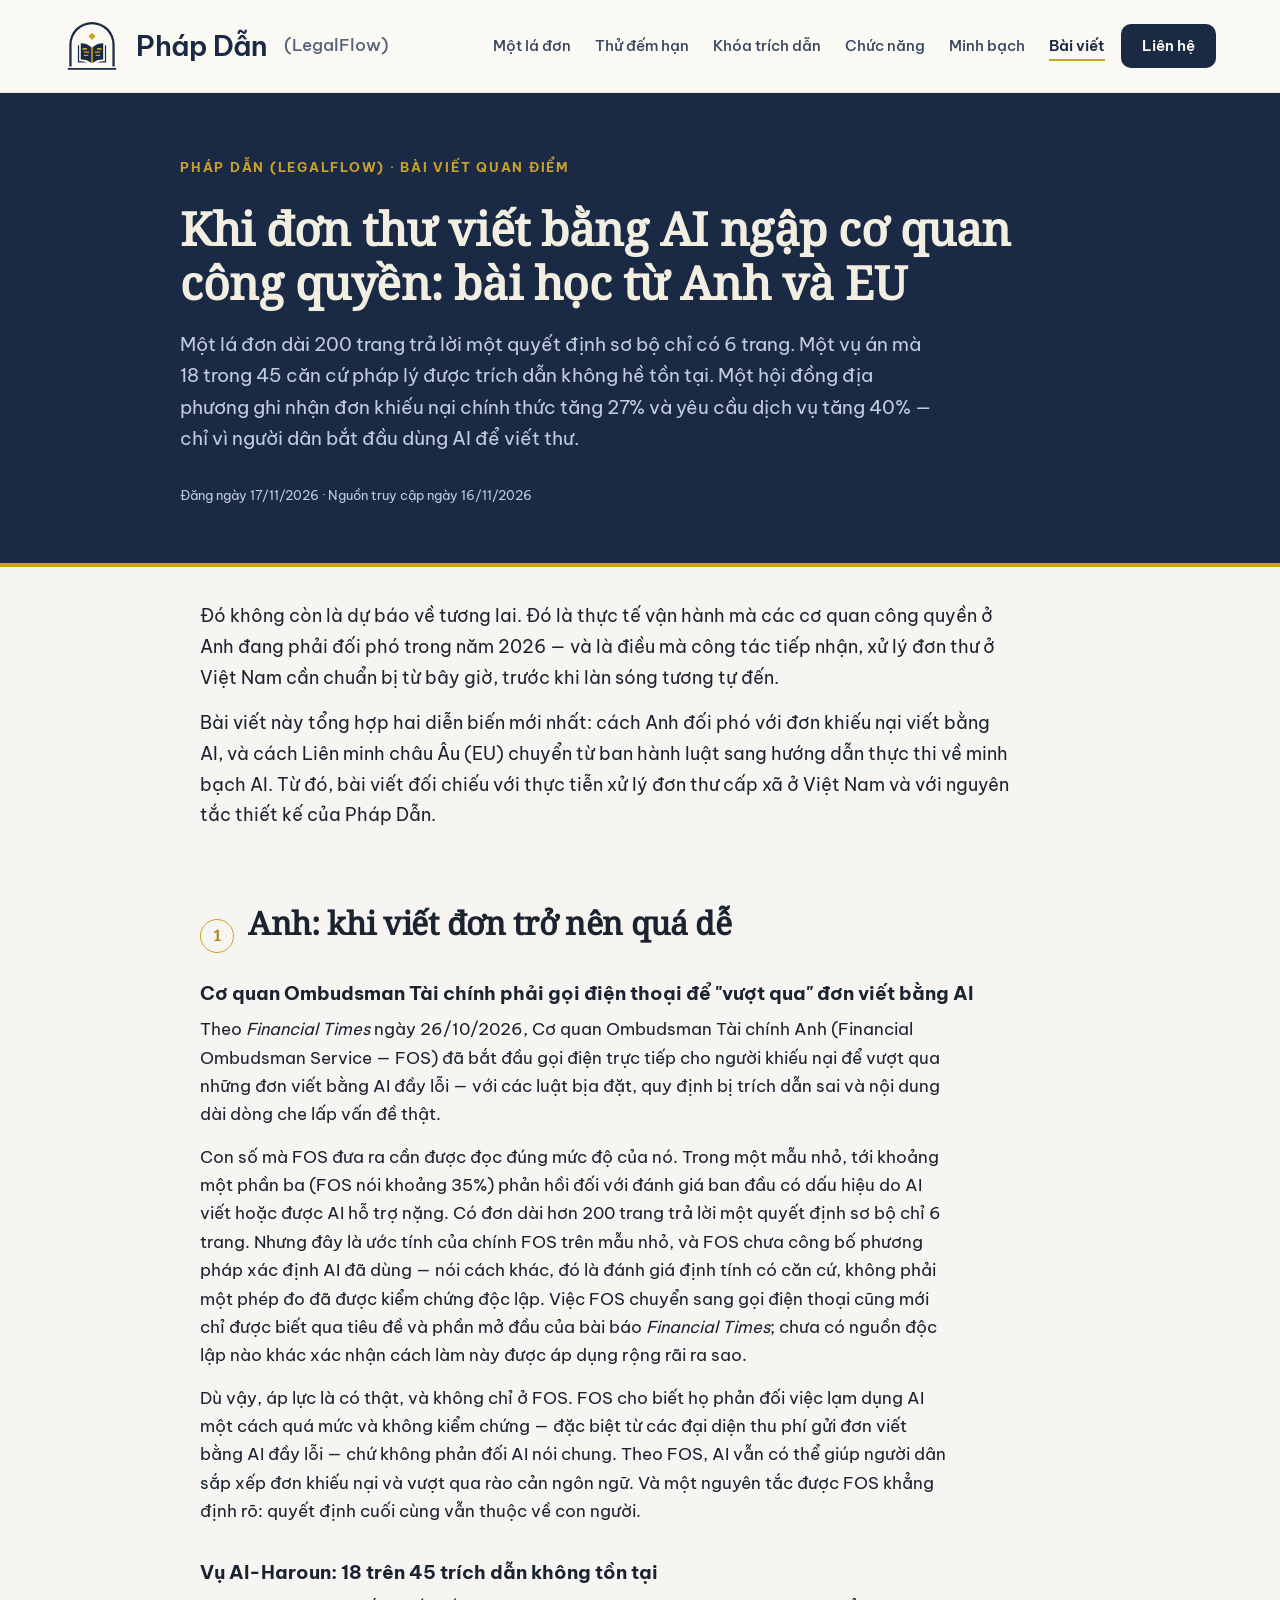
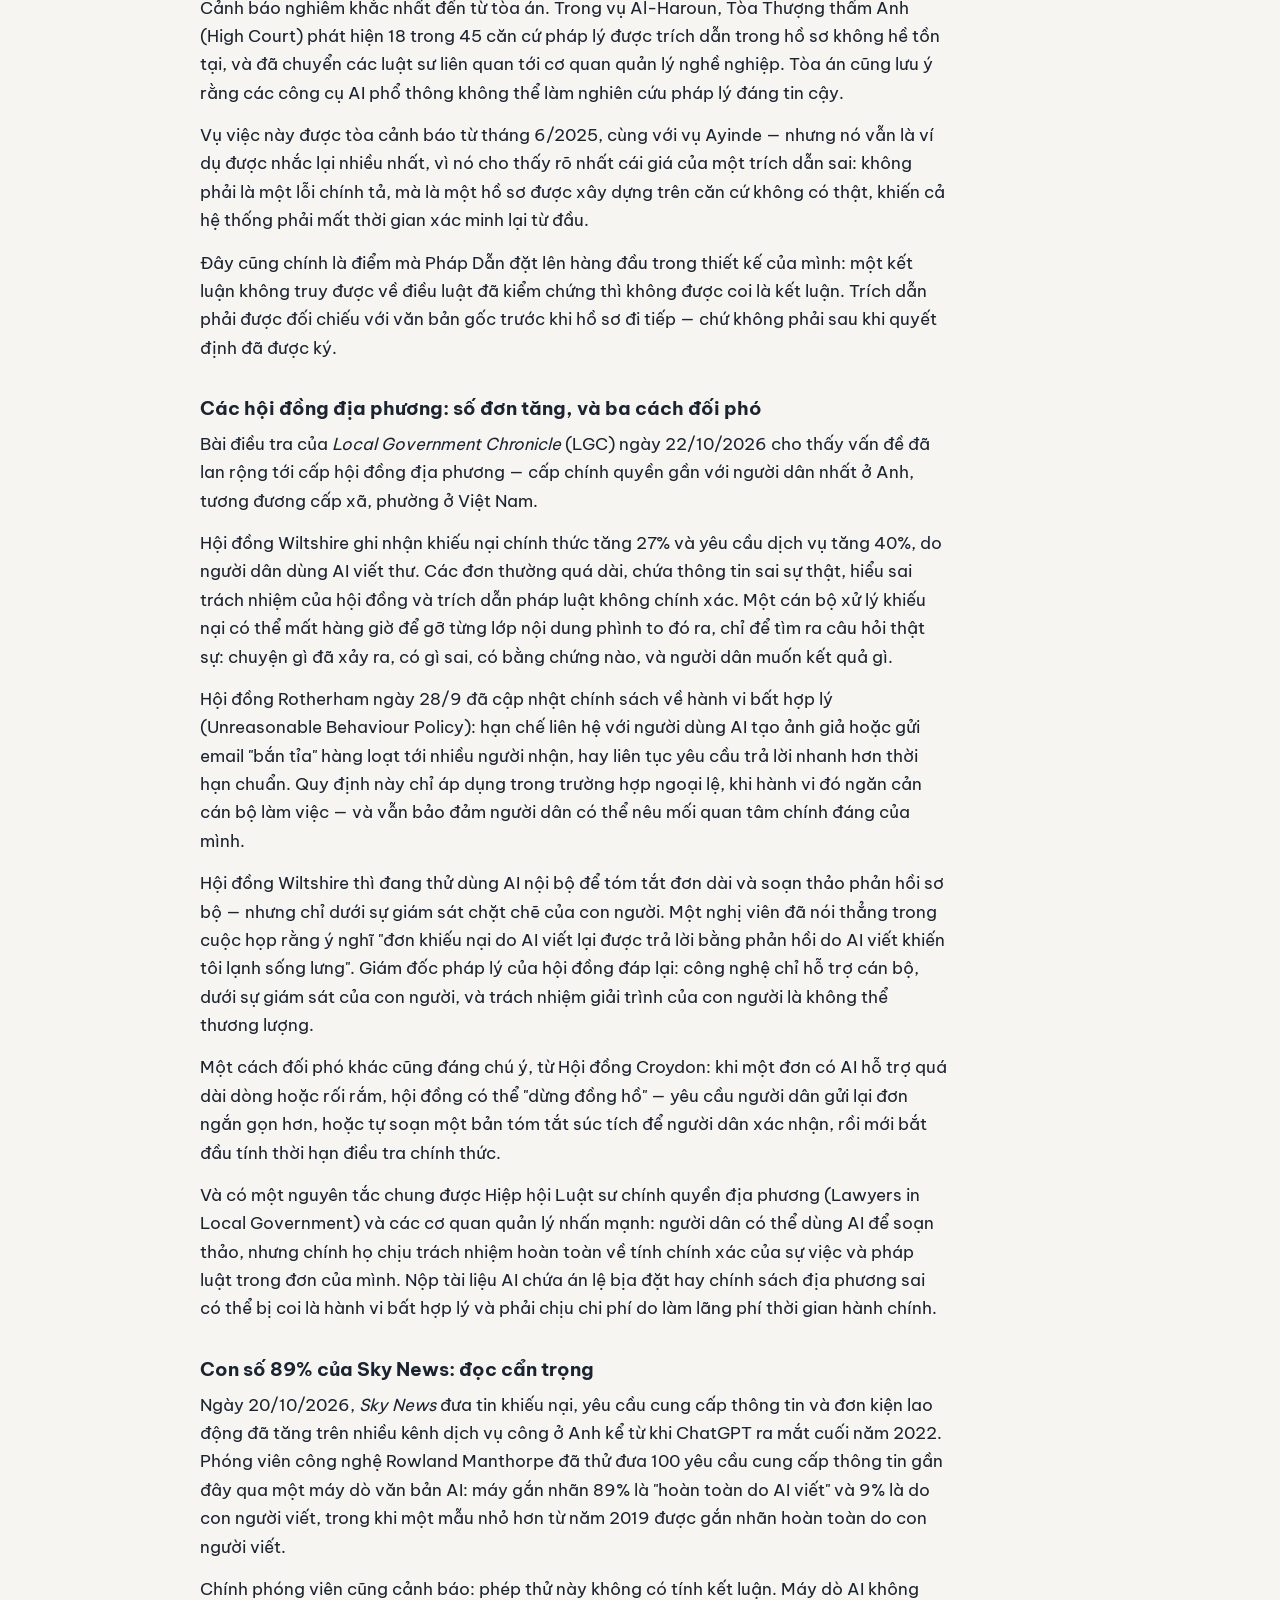
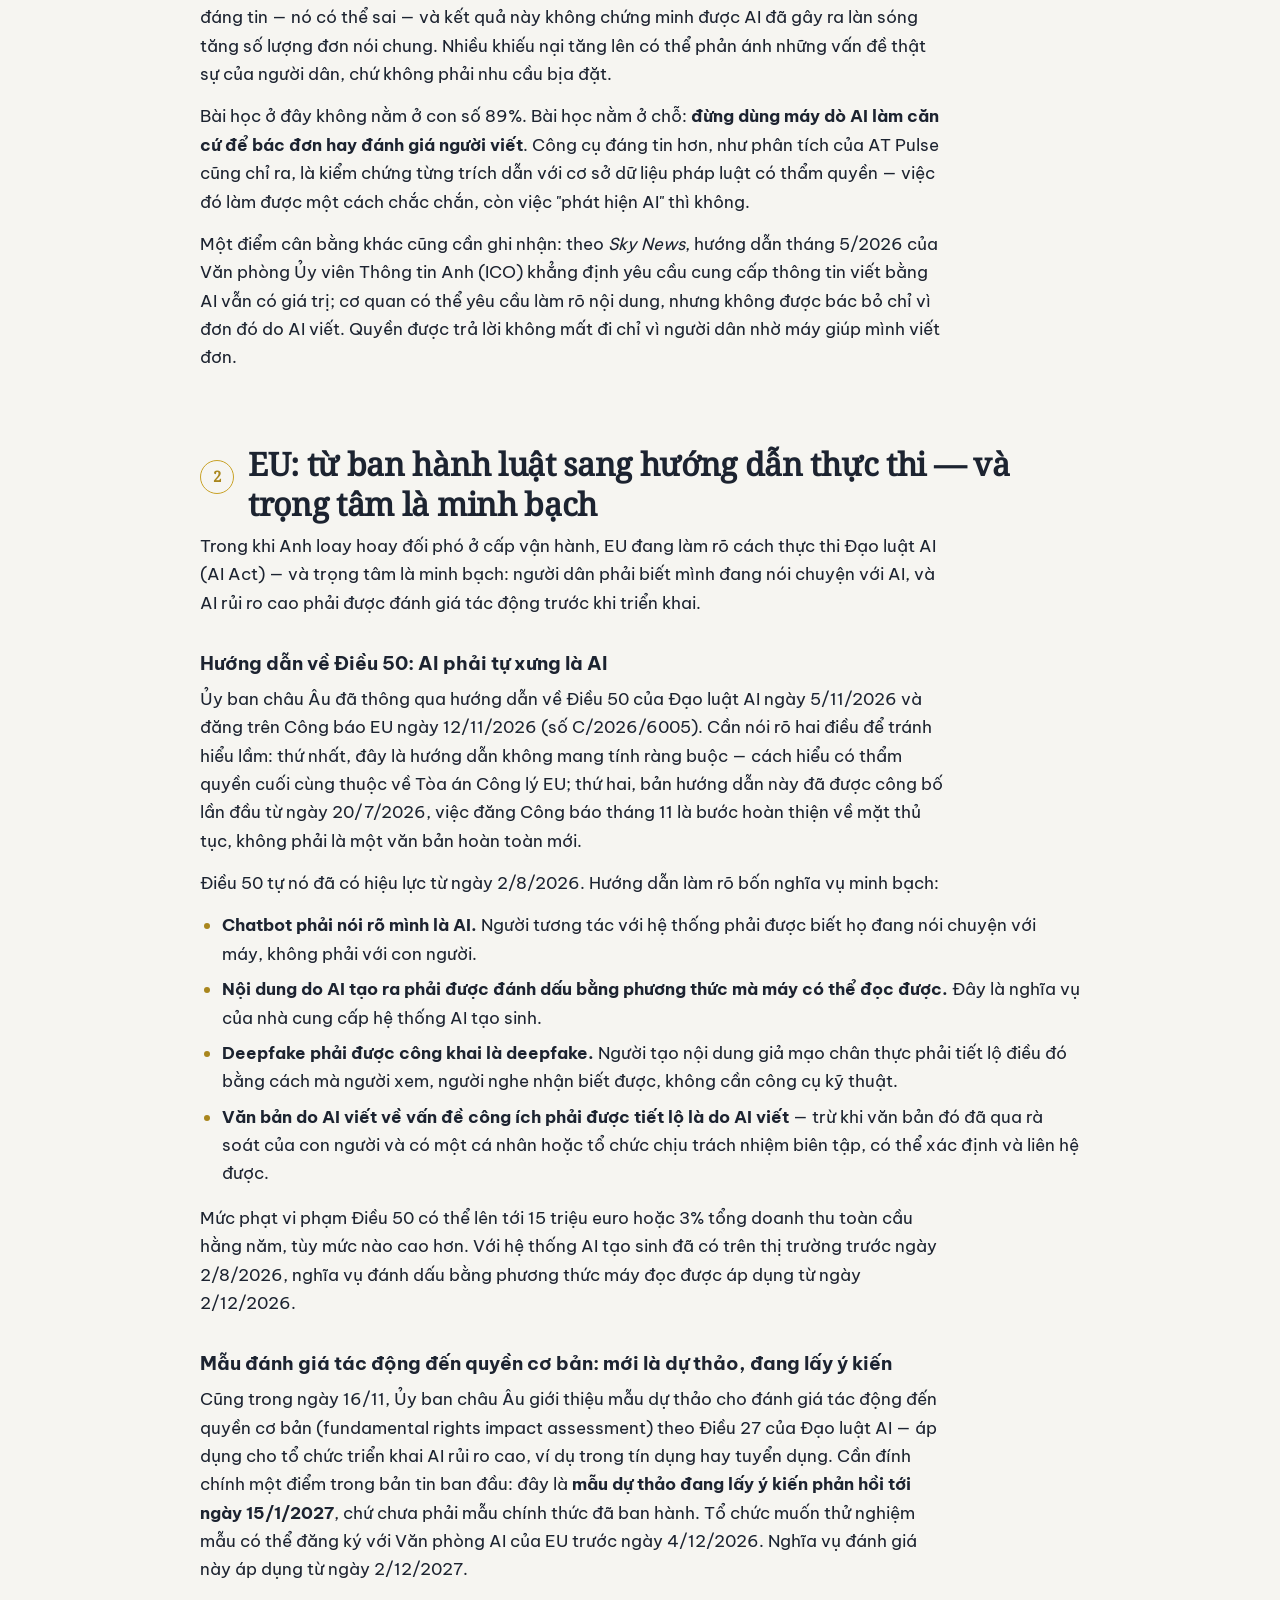
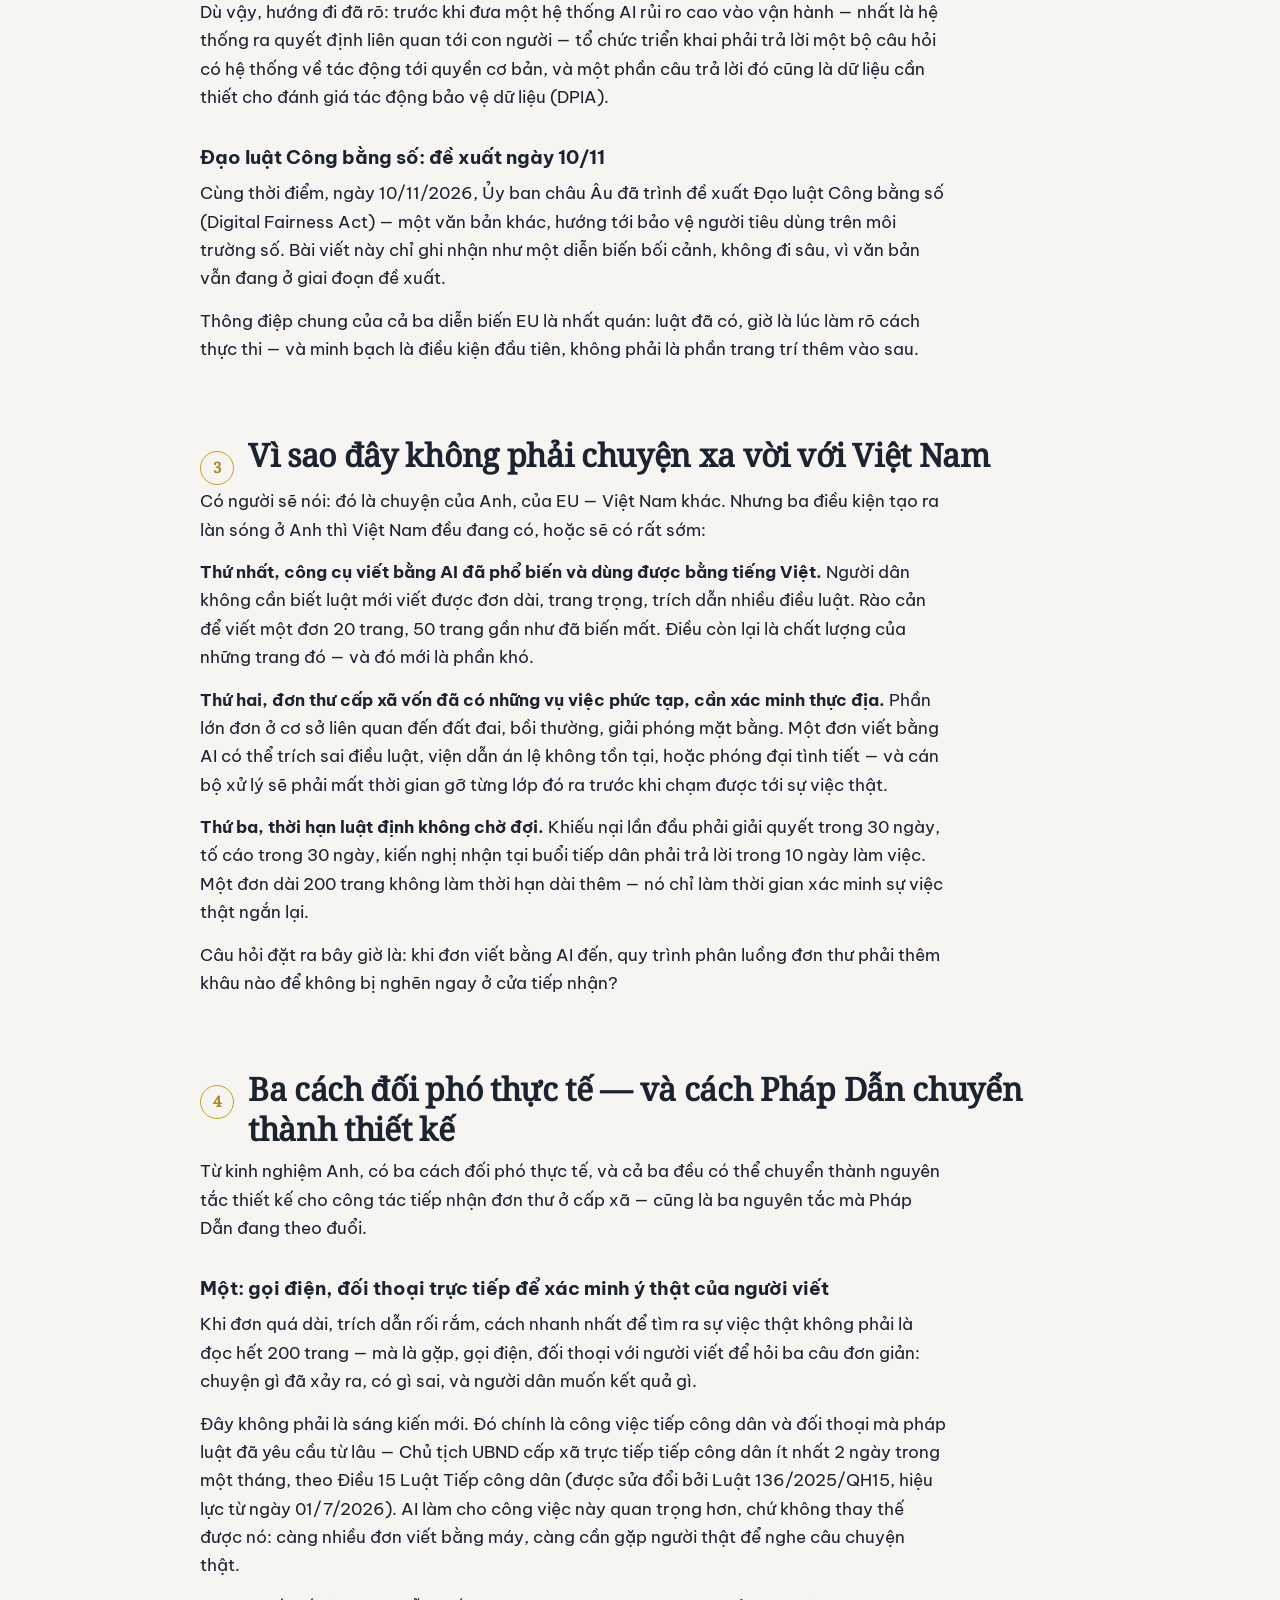
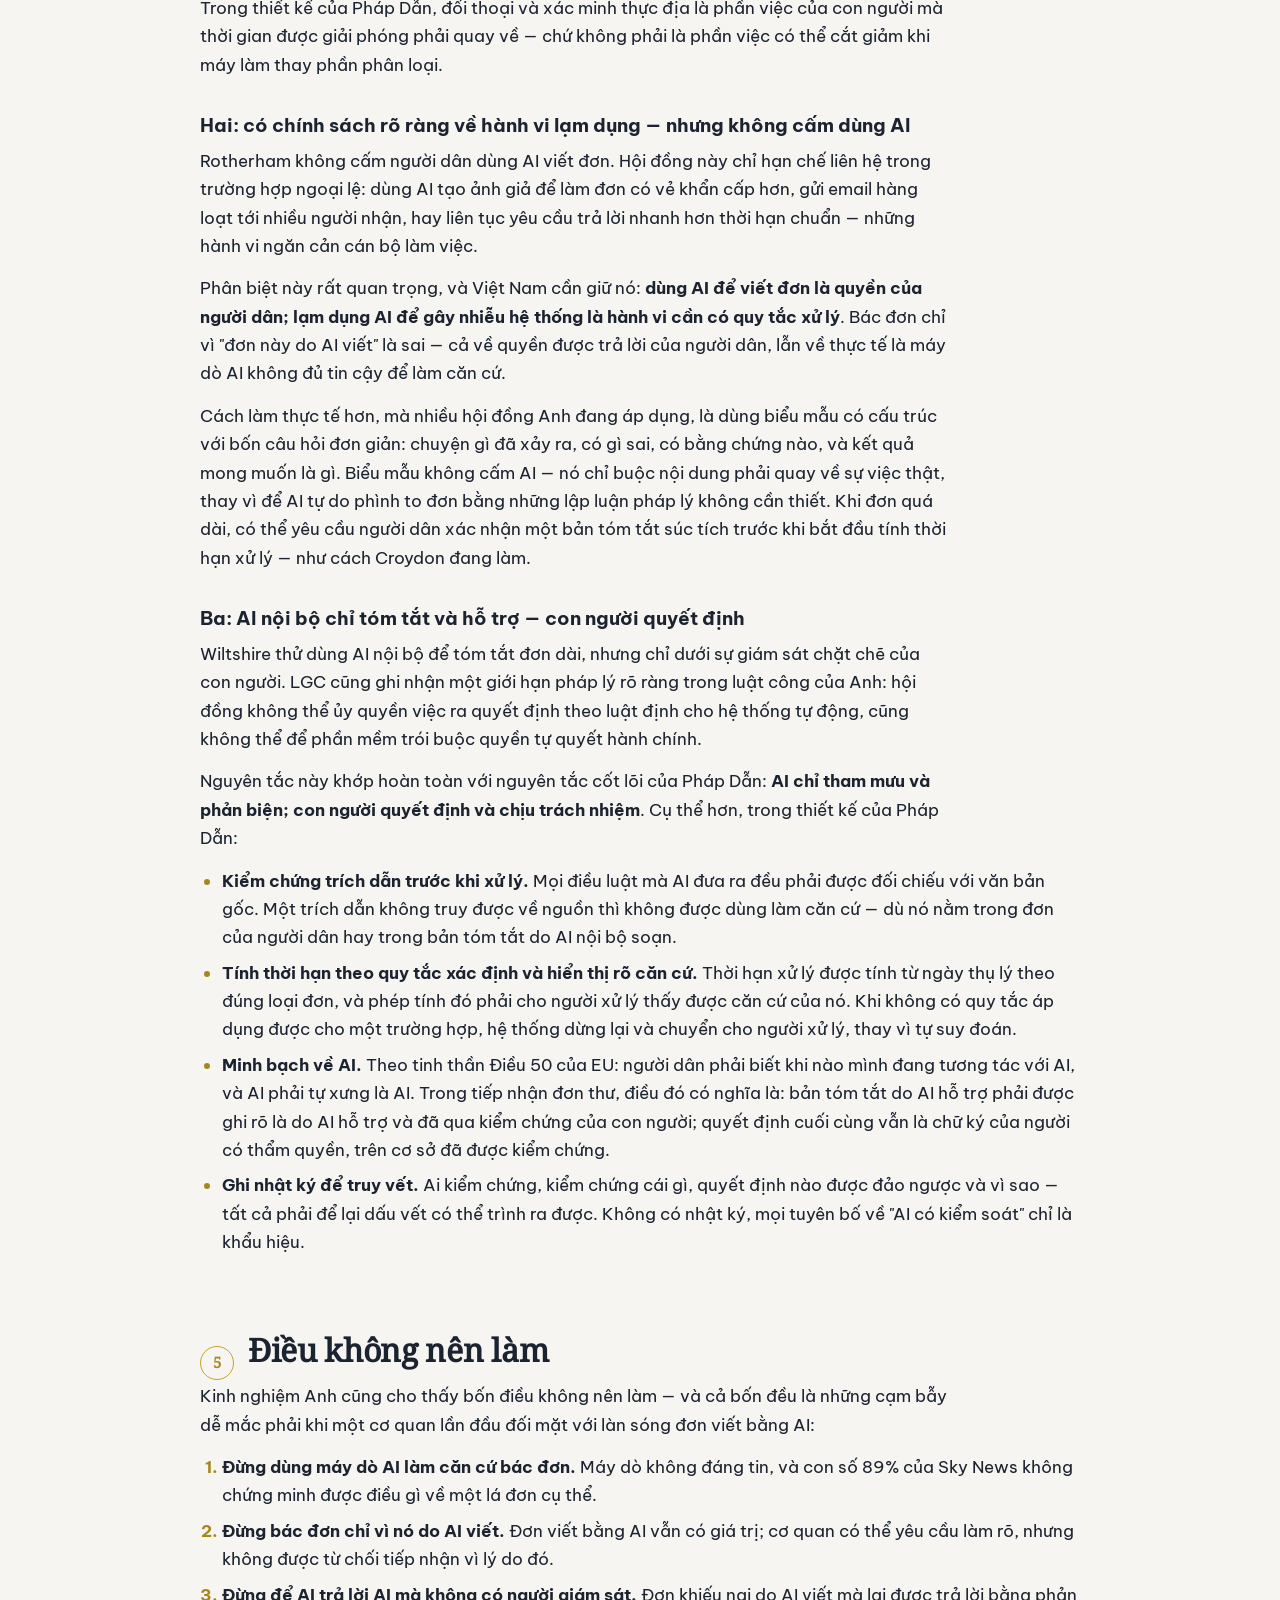
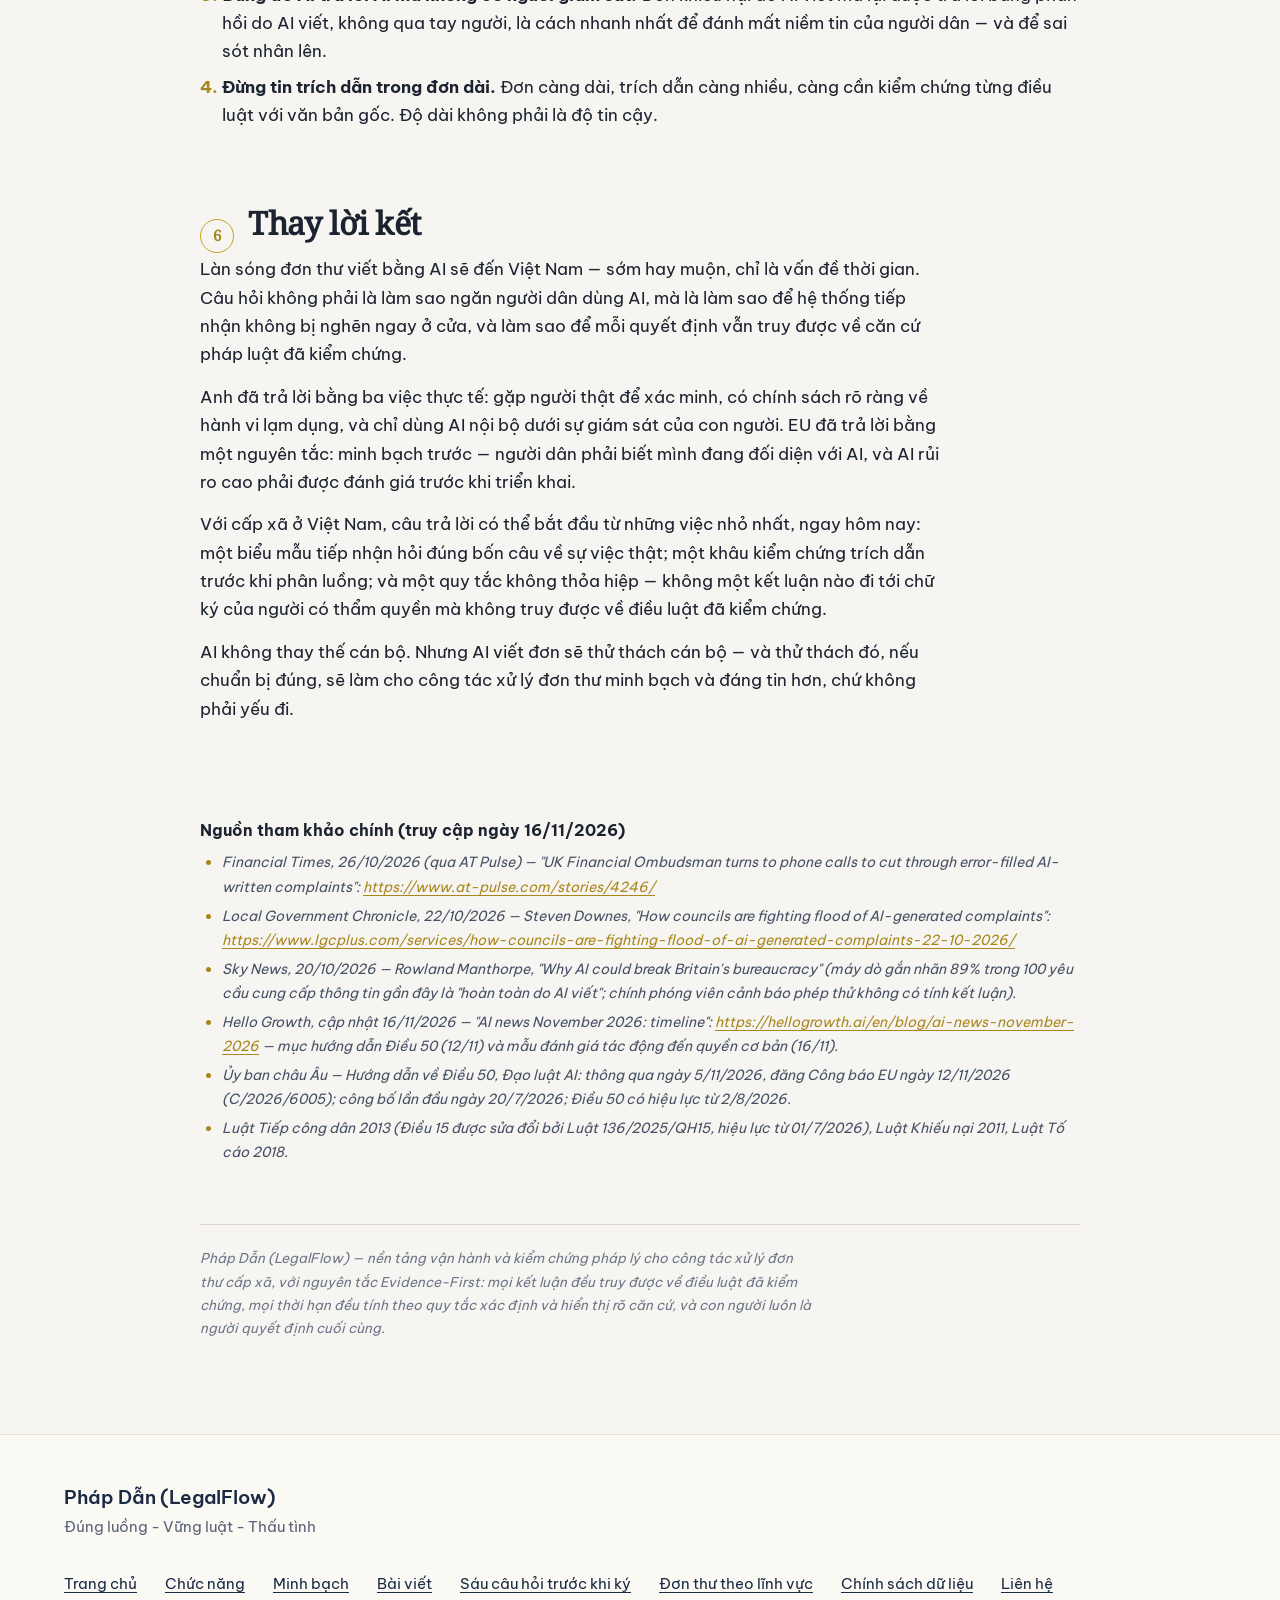
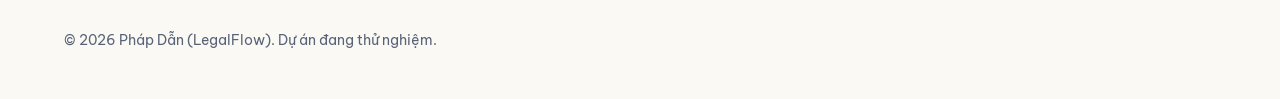
<file: bai-viet/don-thu-viet-bang-ai-bai-hoc-tu-anh-va-eu/index.html>
<!doctype html>
<html lang="vi">
  <head>
    <meta charset="utf-8" />
    <meta name="viewport" content="width=device-width, initial-scale=1, viewport-fit=cover" />
    <meta name="color-scheme" content="light dark" />
<link rel="icon" href="/favicon.ico" sizes="32x32">
<link rel="icon" href="/favicon.svg" type="image/svg+xml">
<link rel="apple-touch-icon" href="/apple-touch-icon.png">
<link rel="manifest" href="/site.webmanifest">
<meta name="theme-color" content="#1B2A44">
    <meta name="description" content="Đơn khiếu nại viết bằng AI dài 200 trang, trích dẫn không tồn tại, số đơn tăng 27–40% ở Anh — và EU yêu cầu AI phải tự xưng là AI. Bài học nào cho công tác tiếp nhận đơn thư cấp xã ở Việt Nam?" />
    <title>Khi đơn thư viết bằng AI ngập cơ quan công quyền: bài học từ Anh và EU</title>
<link rel="stylesheet" href="/assets/css/khung.css">
<link rel="canonical" href="https://phapdan.vn/bai-viet/don-thu-viet-bang-ai-bai-hoc-tu-anh-va-eu/">
<meta property="og:title" content="Khi đơn thư viết bằng AI ngập cơ quan công quyền: bài học từ Anh và EU">
<meta property="og:description" content="Đơn khiếu nại viết bằng AI dài 200 trang, trích dẫn không tồn tại, số đơn tăng 27–40% ở Anh — và EU yêu cầu AI phải tự xưng là AI. Bài học nào cho công tác tiếp nhận đơn thư cấp xã ở Việt Nam?">
<meta property="og:url" content="https://phapdan.vn/bai-viet/don-thu-viet-bang-ai-bai-hoc-tu-anh-va-eu/">
<meta property="og:locale" content="vi_VN">
<meta property="og:type" content="article">
<meta property="article:published_time" content="2026-11-17">
<meta property="og:image" content="https://phapdan.vn/og-image.png">
<meta property="og:image:width" content="1200">
<meta property="og:image:height" content="630">
<meta property="og:image:alt" content="Logo Pháp Dẫn (LegalFlow): sách mở dưới vòm">
<meta name="twitter:card" content="summary_large_image">
    <style>
@font-face{font-family:'Be Vietnam Pro';font-style:normal;font-weight:400;font-display:swap;src:url('/assets/fonts/be-vietnam-pro-vietnamese-400-normal.woff2') format('woff2');unicode-range:U+0102-0103,U+0110-0111,U+0128-0129,U+0168-0169,U+01A0-01A1,U+01AF-01B0,U+0300-0301,U+0303-0304,U+0308-0309,U+0323,U+0329,U+1EA0-1EF9,U+20AB}
@font-face{font-family:'Be Vietnam Pro';font-style:normal;font-weight:400;font-display:swap;src:url('/assets/fonts/be-vietnam-pro-latin-400-normal.woff2') format('woff2');unicode-range:U+0000-00FF,U+0131,U+0152-0153,U+02BB-02BC,U+02C6,U+02DA,U+02DC,U+0304,U+0308,U+0329,U+2000-206F,U+20AC,U+2122,U+2191,U+2193,U+2212,U+2215,U+FEFF,U+FFFD}
@font-face{font-family:'Be Vietnam Pro';font-style:normal;font-weight:500;font-display:swap;src:url('/assets/fonts/be-vietnam-pro-vietnamese-500-normal.woff2') format('woff2');unicode-range:U+0102-0103,U+0110-0111,U+0128-0129,U+0168-0169,U+01A0-01A1,U+01AF-01B0,U+0300-0301,U+0303-0304,U+0308-0309,U+0323,U+0329,U+1EA0-1EF9,U+20AB}
@font-face{font-family:'Be Vietnam Pro';font-style:normal;font-weight:500;font-display:swap;src:url('/assets/fonts/be-vietnam-pro-latin-500-normal.woff2') format('woff2');unicode-range:U+0000-00FF,U+0131,U+0152-0153,U+02BB-02BC,U+02C6,U+02DA,U+02DC,U+0304,U+0308,U+0329,U+2000-206F,U+20AC,U+2122,U+2191,U+2193,U+2212,U+2215,U+FEFF,U+FFFD}
@font-face{font-family:'Be Vietnam Pro';font-style:normal;font-weight:600;font-display:swap;src:url('/assets/fonts/be-vietnam-pro-vietnamese-600-normal.woff2') format('woff2');unicode-range:U+0102-0103,U+0110-0111,U+0128-0129,U+0168-0169,U+01A0-01A1,U+01AF-01B0,U+0300-0301,U+0303-0304,U+0308-0309,U+0323,U+0329,U+1EA0-1EF9,U+20AB}
@font-face{font-family:'Be Vietnam Pro';font-style:normal;font-weight:600;font-display:swap;src:url('/assets/fonts/be-vietnam-pro-latin-600-normal.woff2') format('woff2');unicode-range:U+0000-00FF,U+0131,U+0152-0153,U+02BB-02BC,U+02C6,U+02DA,U+02DC,U+0304,U+0308,U+0329,U+2000-206F,U+20AC,U+2122,U+2191,U+2193,U+2212,U+2215,U+FEFF,U+FFFD}
@font-face{font-family:'Be Vietnam Pro';font-style:normal;font-weight:700;font-display:swap;src:url('/assets/fonts/be-vietnam-pro-vietnamese-700-normal.woff2') format('woff2');unicode-range:U+0102-0103,U+0110-0111,U+0128-0129,U+0168-0169,U+01A0-01A1,U+01AF-01B0,U+0300-0301,U+0303-0304,U+0308-0309,U+0323,U+0329,U+1EA0-1EF9,U+20AB}
@font-face{font-family:'Be Vietnam Pro';font-style:normal;font-weight:700;font-display:swap;src:url('/assets/fonts/be-vietnam-pro-latin-700-normal.woff2') format('woff2');unicode-range:U+0000-00FF,U+0131,U+0152-0153,U+02BB-02BC,U+02C6,U+02DA,U+02DC,U+0304,U+0308,U+0329,U+2000-206F,U+20AC,U+2122,U+2191,U+2193,U+2212,U+2215,U+FEFF,U+FFFD}
@font-face{font-family:'Noto Serif';font-style:normal;font-weight:400;font-display:swap;src:url('/assets/fonts/noto-serif-400-normal-vietnamese.woff2') format('woff2');unicode-range:U+0102-0103,U+0110-0111,U+0128-0129,U+0168-0169,U+01A0-01A1,U+01AF-01B0,U+0300-0301,U+0303-0304,U+0308-0309,U+0323,U+0329,U+1EA0-1EF9,U+20AB}
@font-face{font-family:'Noto Serif';font-style:normal;font-weight:400;font-display:swap;src:url('/assets/fonts/noto-serif-400-normal-latin.woff2') format('woff2');unicode-range:U+0000-00FF,U+0131,U+0152-0153,U+02BB-02BC,U+02C6,U+02DA,U+02DC,U+0304,U+0308,U+0329,U+2000-206F,U+20AC,U+2122,U+2191,U+2193,U+2212,U+2215,U+FEFF,U+FFFD}

      :root {
        color-scheme: light dark;
        --navy: #1b2a44;
        --navy-deep: #121d31;
        --gold: #c9a227;
        --gold-soft: #a9861d;
        --bg: #f6f5f1;
        --surface: #ffffff;
        --surface-2: #efede6;
        --ink: #1c2330;
        --ink-2: #455064;
        --ink-3: #6d7688;
        --line: #ddd8cc;
        --line-strong: #c6bfa9;
        --good: #2e6b4f;
        --warn: #9a6a12;
        --bad: #a03d2a;
        --chip-bg: #eceadf;
        --hero-bg: #1b2a44;
        --hero-ink: #f2eee1;
        --hero-ink-2: #c3cbdd;
        --shadow: 0 1px 2px rgba(27, 42, 68, .06), 0 8px 28px rgba(27, 42, 68, .07);
      }
      @media (prefers-color-scheme: dark) {
        :root {
          --bg: #0e1420;
          --surface: #16202f;
          --surface-2: #1b2839;
          --ink: #e9e6da;
          --ink-2: #b7bdca;
          --ink-3: #8d96a8;
          --line: #2b3a4f;
          --line-strong: #3d5069;
          --good: #6fc49b;
          --warn: #e0b558;
          --bad: #e08a76;
          --chip-bg: #223048;
          --hero-bg: #0a111d;
          --hero-ink: #f2eee1;
          --hero-ink-2: #aeb8cc;
          --shadow: 0 1px 2px rgba(0,0,0,.3), 0 8px 28px rgba(0,0,0,.35);
        }
      }
      * { box-sizing: border-box; }
      html { scroll-behavior: smooth; }
      @media (prefers-reduced-motion: reduce) { html { scroll-behavior: auto; } }
      body {
        margin: 0;
        background: var(--bg);
        color: var(--ink);
        font-family: "Be Vietnam Pro", system-ui, sans-serif;
        font-size: 16.5px;
        line-height: 1.72;
        -webkit-font-smoothing: antialiased;
      }
      ::selection { background: var(--gold); color: #141414; }

      /* ---------- Hero ---------- */
      .hero {
        background: var(--hero-bg);
        color: var(--hero-ink);
        padding: 64px 20px 56px;
        border-bottom: 4px solid var(--gold);
      }
      .hero-inner { max-width: 920px; margin: 0 auto; }
      .hero .brandline {
        font-size: 12.5px; font-weight: 700; letter-spacing: .14em; text-transform: uppercase;
        color: var(--gold); margin: 0 0 22px;
      }
      .hero h1 {
        font-family: "Noto Serif", Georgia, serif;
        font-weight: 600; font-size: clamp(30px, 5.4vw, 46px);
        line-height: 1.18; margin: 0 0 20px; letter-spacing: -.01em;
      }
      .hero .lede { font-size: clamp(16.5px, 2.4vw, 19px); color: var(--hero-ink-2); line-height: 1.65; margin: 0 0 30px; max-width: 760px; }
      .hero .lede strong { color: var(--hero-ink); }
      .hero-stats { display: grid; grid-template-columns: repeat(3, 1fr); gap: 14px; }
      .hero-stat {
        border: 1px solid rgba(201,162,39,.45); border-radius: 10px; padding: 16px 18px;
        background: rgba(255,255,255,.03);
      }
      .hero-stat .num { font-family: "Noto Serif", serif; font-size: clamp(24px, 3.6vw, 34px); font-weight: 700; color: #fff; line-height: 1.1; }
      .hero-stat .num .arr { color: var(--gold); }
      .hero-stat .cap { font-size: 13px; color: var(--hero-ink-2); line-height: 1.5; margin-top: 6px; }
      .hero .meta { margin: 26px 0 0; font-size: 13px; color: var(--hero-ink-2); }
      .hero .meta a { color: var(--gold); }
      @media (max-width: 640px) { .hero-stats { grid-template-columns: 1fr; } .hero { padding: 44px 18px 40px; } }

      /* ---------- Nav ---------- */
      .toc {
        position: sticky; top: 0; z-index: 20;
        background: var(--surface); border-bottom: 1px solid var(--line);
      }
      .toc-inner { max-width: 920px; margin: 0 auto; padding: 0 20px; display: flex; gap: 4px; overflow-x: auto; scrollbar-width: none; }
      .toc-inner::-webkit-scrollbar { display: none; }
      .toc a {
        white-space: nowrap; font-size: 13.5px; font-weight: 600; color: var(--ink-2);
        text-decoration: none; padding: 12px 10px; border-bottom: 2px solid transparent;
      }
      .toc a:hover { color: var(--ink); border-bottom-color: var(--gold); }

      /* ---------- Layout ---------- */
      main { max-width: 920px; margin: 0 auto; padding: 0 20px 80px; }
      section { padding-top: 58px; scroll-margin-top: 58px; }
      @media (max-width: 640px) {
        /* Mục lục xuống hàng thay vì cuộn ngang: mọi mục đều thấy và bấm được trên điện thoại */
        .toc-inner { flex-wrap: wrap; overflow-x: visible; row-gap: 0; }
        .toc a { padding: 9px 8px; }
        section { scroll-margin-top: 104px; }
      }
      .sec-head { display: flex; align-items: baseline; gap: 14px; margin-bottom: 8px; }
      .sec-num {
        font-family: "Noto Serif", serif; font-size: 15px; font-weight: 700; color: var(--gold-soft);
        border: 1.5px solid var(--gold); border-radius: 999px; width: 34px; height: 34px;
        display: inline-flex; align-items: center; justify-content: center; flex: none; transform: translateY(6px);
      }
      h2 {
        font-family: "Noto Serif", Georgia, serif; font-weight: 600;
        font-size: clamp(24px, 4vw, 32px); line-height: 1.25; margin: 0; letter-spacing: -.01em;
      }
      h3 { font-size: 18.5px; font-weight: 700; margin: 34px 0 8px; line-height: 1.4; }
      h4 { font-size: 16px; font-weight: 700; margin: 22px 0 6px; }
      p { margin: 0 0 14px; }
      .sec-intro { color: var(--ink-2); font-size: 17px; margin-bottom: 20px; }
      ul, ol { margin: 0 0 16px; padding-left: 22px; }
      li { margin-bottom: 7px; }
      li::marker { color: var(--gold-soft); font-weight: 700; }
      a { color: var(--gold-soft); text-underline-offset: 3px; }
      @media (prefers-color-scheme: dark) { a { color: var(--gold); } }
      strong { font-weight: 700; }
      .small { font-size: 13.5px; color: var(--ink-3); line-height: 1.6; }

      /* ---------- Components ---------- */
      .thesis {
        background: var(--surface); border: 1px solid var(--line); border-top: 4px solid var(--gold);
        border-radius: 12px; padding: 26px 28px; box-shadow: var(--shadow); margin: 22px 0;
      }
      .thesis p:last-child { margin-bottom: 0; }
      .thesis .big {
        font-family: "Noto Serif", serif; font-size: clamp(19px, 3vw, 23px); line-height: 1.5; font-weight: 500; margin-bottom: 14px;
      }
      .split3 { display: grid; grid-template-columns: repeat(3, 1fr); gap: 14px; margin: 20px 0; }
      .split3 .cell { background: var(--surface); border: 1px solid var(--line); border-radius: 12px; padding: 18px 20px; box-shadow: var(--shadow); }
      .split3 .cell .k { font-size: 12px; font-weight: 800; letter-spacing: .1em; text-transform: uppercase; color: var(--gold-soft); margin-bottom: 8px; }
      .split3 .cell p { font-size: 15px; margin: 0; line-height: 1.6; }
      @media (max-width: 720px) { .split3 { grid-template-columns: 1fr; } }

      .chip {
        display: inline-block; font-size: 11.5px; font-weight: 700; letter-spacing: .03em;
        padding: 2px 9px; border-radius: 999px; background: var(--chip-bg); color: var(--ink-2);
        vertical-align: 2px; margin-right: 6px;
      }
      .chip.verified { background: rgba(46,107,79,.14); color: var(--good); }
      .chip.reported { background: rgba(154,106,18,.14); color: var(--warn); }
      .chip.opinion { background: rgba(160,61,42,.12); color: var(--bad); }
      .caveat {
        border: 1px dashed var(--line-strong); border-radius: 10px; padding: 14px 18px;
        font-size: 14.5px; color: var(--ink-2); background: var(--surface-2); margin: 16px 0;
      }
      .caveat strong { color: var(--ink); }
      blockquote {
        margin: 20px 0; padding: 4px 0 4px 20px; border-left: 3px solid var(--gold);
        font-family: "Noto Serif", serif; font-style: italic; font-size: 18px; line-height: 1.6; color: var(--ink);
      }
      blockquote .attrib { display: block; font-family: "Be Vietnam Pro", sans-serif; font-style: normal; font-size: 13px; color: var(--ink-3); margin-top: 8px; }

      .tablewrap { overflow-x: auto; margin: 18px 0 22px; border: 1px solid var(--line); border-radius: 12px; background: var(--surface); box-shadow: var(--shadow); }
      table { border-collapse: collapse; width: 100%; font-size: 14.5px; min-width: 620px; }
      th { text-align: left; font-size: 12.5px; letter-spacing: .05em; text-transform: uppercase; color: var(--ink-2); background: var(--surface-2); padding: 12px 16px; border-bottom: 1px solid var(--line); }
      td { padding: 13px 16px; border-bottom: 1px solid var(--line); vertical-align: top; line-height: 1.55; }
      tr:last-child td { border-bottom: none; }
      td .num { font-family: "Noto Serif", serif; font-weight: 700; font-size: 16px; white-space: nowrap; }
      @media (max-width: 640px) {
        .tablewrap { border: none; box-shadow: none; background: transparent; overflow: visible; }
        table { min-width: 0; }
        table, tbody, tr, td { display: block; width: 100%; }
        thead { display: none; }
        tr { background: var(--surface); border: 1px solid var(--line); border-radius: 12px; padding: 8px 4px; margin-bottom: 12px; box-shadow: var(--shadow); }
        td { border-bottom: none; padding: 7px 16px; }
        td::before { content: attr(data-th); display: block; font-size: 11.5px; font-weight: 700; letter-spacing: .06em; text-transform: uppercase; color: var(--ink-3); margin-bottom: 2px; }
      }

      .chart-card { background: var(--surface); border: 1px solid var(--line); border-radius: 12px; padding: 24px 26px; box-shadow: var(--shadow); margin: 20px 0; }
      .chart-card h4 { margin-top: 0; }
      .chart-card .src { font-size: 12.5px; color: var(--ink-3); margin-top: 12px; }
      .bar-row { display: grid; grid-template-columns: 190px 1fr 52px; align-items: center; gap: 12px; margin: 10px 0; font-size: 14px; }
      .bar-track { background: var(--surface-2); border-radius: 6px; height: 22px; overflow: hidden; }
      .bar-fill { height: 100%; border-radius: 6px; background: var(--navy); }
      .bar-fill.gold { background: var(--gold); }
      .bar-fill.bad { background: var(--bad); }
      .bar-val { font-family: "Noto Serif", serif; font-weight: 700; text-align: right; }
      @media (prefers-color-scheme: dark) { .bar-fill { background: #7e97c4; } .bar-fill.gold { background: var(--gold); } .bar-fill.bad { background: #c96a55; } }
      @media (max-width: 560px) { .bar-row { grid-template-columns: 118px 1fr 46px; gap: 8px; font-size: 13px; } }

      .statgrid { display: grid; grid-template-columns: repeat(2, 1fr); gap: 14px; margin: 20px 0; }
      .stat { background: var(--surface); border: 1px solid var(--line); border-radius: 12px; padding: 18px 20px; box-shadow: var(--shadow); }
      .stat .v { font-family: "Noto Serif", serif; font-size: 27px; font-weight: 700; line-height: 1.15; }
      .stat .v .to { color: var(--bad); }
      .stat .d { font-size: 14px; color: var(--ink-2); margin-top: 6px; line-height: 1.55; }
      @media (max-width: 640px) { .statgrid { grid-template-columns: 1fr; } }

      .role-card { background: var(--navy); color: #eef0f5; border-radius: 14px; padding: 28px 30px; margin: 22px 0; }
      @media (prefers-color-scheme: dark) { .role-card { background: #0a111d; border: 1px solid var(--line); } }
      .role-card h3 { color: #fff; margin-top: 0; font-family: "Noto Serif", serif; font-size: 22px; }
      .role-card .sub { color: #c3cbdd; font-size: 14.5px; margin-bottom: 18px; }
      .role-cols { display: grid; grid-template-columns: repeat(3, 1fr); gap: 20px; }
      .role-cols h5 { margin: 0 0 8px; font-size: 12.5px; letter-spacing: .1em; text-transform: uppercase; color: var(--gold); }
      .role-cols ul { padding-left: 18px; margin: 0; font-size: 14.5px; }
      .role-cols li { margin-bottom: 6px; }
      .role-cols li::marker { color: var(--gold); }
      @media (max-width: 720px) { .role-cols { grid-template-columns: 1fr; } }

      .steps { counter-reset: step; margin: 20px 0; }
      .step { display: flex; gap: 16px; padding: 16px 0; border-bottom: 1px solid var(--line); }
      .step:last-child { border-bottom: none; }
      .step .n {
        counter-increment: step; flex: none; width: 38px; height: 38px; border-radius: 50%;
        background: var(--navy); color: #fff; font-family: "Noto Serif", serif; font-weight: 700;
        display: flex; align-items: center; justify-content: center; font-size: 17px; margin-top: 2px;
      }
      @media (prefers-color-scheme: dark) { .step .n { background: var(--gold); color: #141414; } }
      .step h4 { margin: 2px 0 4px; }
      .step p { font-size: 15px; color: var(--ink-2); margin: 0; }

      /* ---------- Planner ---------- */
      .planner { background: var(--surface); border: 1px solid var(--line); border-radius: 14px; box-shadow: var(--shadow); padding: 26px 28px; margin: 22px 0; }
      .planner h3 { margin-top: 0; }
      .planner .ctl { display: flex; flex-wrap: wrap; align-items: center; gap: 14px; margin: 16px 0 6px; }
      .planner label { font-weight: 600; font-size: 15px; }
      .planner input[type="range"] { flex: 1 1 220px; accent-color: var(--gold-soft); height: 28px; }
      .planner .hours-out { font-family: "Noto Serif", serif; font-size: 26px; font-weight: 700; min-width: 128px; }
      .alloc-row { display: grid; grid-template-columns: 200px 1fr 128px; gap: 12px; align-items: center; margin: 12px 0; font-size: 14.5px; }
      .alloc-row .a-name { font-weight: 600; }
      .alloc-row .a-name span { display: block; font-weight: 400; font-size: 12.5px; color: var(--ink-3); }
      .alloc-row .a-val { text-align: right; font-family: "Noto Serif", serif; font-weight: 700; line-height: 1.35; }
      .alloc-row .a-val span { display: block; font-family: "Be Vietnam Pro", sans-serif; font-weight: 500; font-size: 12.5px; color: var(--ink-3); }
      @media (max-width: 560px) { .alloc-row { grid-template-columns: 1fr 108px; } .alloc-row .bar-track { display: none; } }

      /* ---------- Audience tabs ---------- */
      .tabs { display: flex; gap: 8px; flex-wrap: wrap; margin: 18px 0 0; }
      .tabs button {
        font: inherit; font-size: 14.5px; font-weight: 600; cursor: pointer;
        padding: 9px 18px; border-radius: 999px; border: 1.5px solid var(--line-strong);
        background: var(--surface); color: var(--ink-2);
      }
      .tabs button[aria-selected="true"] { background: var(--navy); border-color: var(--navy); color: #fff; }
      @media (prefers-color-scheme: dark) { .tabs button[aria-selected="true"] { background: var(--gold); border-color: var(--gold); color: #141414; } }
      .tab-panel { background: var(--surface); border: 1px solid var(--line); border-radius: 12px; padding: 22px 26px; margin-top: 14px; box-shadow: var(--shadow); }
      .tab-panel[hidden] { display: none; }
      .tab-panel p:last-child { margin-bottom: 0; }

      .openq { background: var(--surface-2); border-radius: 12px; padding: 22px 26px; margin: 20px 0; }
      .openq ol { margin-bottom: 0; }
      .sources { font-size: 14px; color: var(--ink-2); }
      .sources h4 { color: var(--ink); }
      .sources li { margin-bottom: 5px; word-break: break-word; }
      footer { border-top: 1px solid var(--line); margin-top: 60px; padding-top: 22px; font-size: 13.5px; color: var(--ink-3); }
      .guarantee {
        border: 2px solid var(--gold); border-radius: 12px; padding: 22px 26px; margin: 20px 0;
        font-family: "Noto Serif", serif; font-size: clamp(17px, 2.6vw, 20px); line-height: 1.6; background: var(--surface);
      }
      .guarantee .who { display: block; font-family: "Be Vietnam Pro", sans-serif; font-size: 12.5px; font-weight: 700; letter-spacing: .1em; text-transform: uppercase; color: var(--gold-soft); margin-bottom: 10px; }
    </style>
<style>.art p{max-width:68ch} .art-meta{font-size:13px;color:var(--hero-ink-2);margin:22px 0 0} .art .intro p{font-size:18px}</style>
  </head>
  <body>
    <!-- khung:dau -->
<div class="pd-khung">
<header class="site-head">
<div class="wrap site-head__in">
<a class="brand" href="/" aria-label="Pháp Dẫn (LegalFlow), về trang chủ">
<picture><source srcset="/assets/logo-phap-dan-bieu-tuong-nen-toi.svg" media="(prefers-color-scheme: dark)"><img src="/assets/logo-phap-dan-bieu-tuong.svg" width="56" height="56" alt=""></picture>
<span class="brand__name">Pháp Dẫn</span><span class="brand__sub">(LegalFlow)</span>
</a>
<nav class="nav" aria-label="Điều hướng chính">
<a href="/#mot-ho-so">Một lá đơn</a>
<a href="/#thu-dem-han">Thử đếm hạn</a>
<a href="/#khoa-trich-dan">Khóa trích dẫn</a>
<a href="/#chuc-nang">Chức năng</a>
<a href="/minh-bach.html">Minh bạch</a>
<a href="/bai-viet/" aria-current="page">Bài viết</a>
</nav>
<details class="mnav"><summary>Mục lục</summary>
<nav aria-label="Mục lục trên điện thoại">
<a href="/#mot-ho-so">Một lá đơn</a>
<a href="/#thu-dem-han">Thử đếm hạn</a>
<a href="/#khoa-trich-dan">Khóa trích dẫn</a>
<a href="/#chuc-nang">Chức năng</a>
<a href="/minh-bach.html">Minh bạch</a>
<a href="/bai-viet/" aria-current="page">Bài viết</a>
<a href="/chinh-sach-du-lieu.html">Chính sách dữ liệu</a>
<a href="/lien-he.html">Liên hệ</a>
</nav></details>
<a class="btn btn--primary btn--sm" href="/lien-he.html">Liên hệ</a>
</div>
</header>
</div>
<!-- /khung:dau -->
<header class="hero">
      <div class="hero-inner">
        <p class="brandline">Pháp Dẫn (LegalFlow) · Bài viết quan điểm</p>
        <h1>Khi đơn thư viết bằng AI ngập cơ quan công quyền: bài học từ Anh và EU</h1>
        <p class="lede">Một lá đơn dài 200 trang trả lời một quyết định sơ bộ chỉ có 6 trang. Một vụ án mà 18 trong 45 căn cứ pháp lý được trích dẫn không hề tồn tại. Một hội đồng địa phương ghi nhận đơn khiếu nại chính thức tăng 27% và yêu cầu dịch vụ tăng 40% — chỉ vì người dân bắt đầu dùng AI để viết thư.</p>
        <p class="art-meta">Đăng ngày 17/11/2026 · Nguồn truy cập ngày 16/11/2026</p>
      </div>
    </header>
    <main class="art">
      <section class="intro" style="padding-top:34px">
<p>Đó không còn là dự báo về tương lai. Đó là thực tế vận hành mà các cơ quan công quyền ở Anh đang phải đối phó trong năm 2026 — và là điều mà công tác tiếp nhận, xử lý đơn thư ở Việt Nam cần chuẩn bị từ bây giờ, trước khi làn sóng tương tự đến.</p>
<p>Bài viết này tổng hợp hai diễn biến mới nhất: cách Anh đối phó với đơn khiếu nại viết bằng AI, và cách Liên minh châu Âu (EU) chuyển từ ban hành luật sang hướng dẫn thực thi về minh bạch AI. Từ đó, bài viết đối chiếu với thực tiễn xử lý đơn thư cấp xã ở Việt Nam và với nguyên tắc thiết kế của Pháp Dẫn.</p>

      </section>
<section id="muc-1">
<div class="sec-head"><span class="sec-num">1</span><h2>Anh: khi viết đơn trở nên quá dễ</h2></div>
<h3>Cơ quan Ombudsman Tài chính phải gọi điện thoại để "vượt qua" đơn viết bằng AI</h3>
<p>Theo <em>Financial Times</em> ngày 26/10/2026, Cơ quan Ombudsman Tài chính Anh (Financial Ombudsman Service — FOS) đã bắt đầu gọi điện trực tiếp cho người khiếu nại để vượt qua những đơn viết bằng AI đầy lỗi — với các luật bịa đặt, quy định bị trích dẫn sai và nội dung dài dòng che lấp vấn đề thật.</p>
<p>Con số mà FOS đưa ra cần được đọc đúng mức độ của nó. Trong một mẫu nhỏ, tới khoảng một phần ba (FOS nói khoảng 35%) phản hồi đối với đánh giá ban đầu có dấu hiệu do AI viết hoặc được AI hỗ trợ nặng. Có đơn dài hơn 200 trang trả lời một quyết định sơ bộ chỉ 6 trang. Nhưng đây là ước tính của chính FOS trên mẫu nhỏ, và FOS chưa công bố phương pháp xác định AI đã dùng — nói cách khác, đó là đánh giá định tính có căn cứ, không phải một phép đo đã được kiểm chứng độc lập. Việc FOS chuyển sang gọi điện thoại cũng mới chỉ được biết qua tiêu đề và phần mở đầu của bài báo <em>Financial Times</em>; chưa có nguồn độc lập nào khác xác nhận cách làm này được áp dụng rộng rãi ra sao.</p>
<p>Dù vậy, áp lực là có thật, và không chỉ ở FOS. FOS cho biết họ phản đối việc lạm dụng AI một cách quá mức và không kiểm chứng — đặc biệt từ các đại diện thu phí gửi đơn viết bằng AI đầy lỗi — chứ không phản đối AI nói chung. Theo FOS, AI vẫn có thể giúp người dân sắp xếp đơn khiếu nại và vượt qua rào cản ngôn ngữ. Và một nguyên tắc được FOS khẳng định rõ: quyết định cuối cùng vẫn thuộc về con người.</p>
<h3>Vụ Al-Haroun: 18 trên 45 trích dẫn không tồn tại</h3>
<p>Cảnh báo nghiêm khắc nhất đến từ tòa án. Trong vụ Al-Haroun, Tòa Thượng thẩm Anh (High Court) phát hiện 18 trong 45 căn cứ pháp lý được trích dẫn trong hồ sơ không hề tồn tại, và đã chuyển các luật sư liên quan tới cơ quan quản lý nghề nghiệp. Tòa án cũng lưu ý rằng các công cụ AI phổ thông không thể làm nghiên cứu pháp lý đáng tin cậy.</p>
<p>Vụ việc này được tòa cảnh báo từ tháng 6/2025, cùng với vụ Ayinde — nhưng nó vẫn là ví dụ được nhắc lại nhiều nhất, vì nó cho thấy rõ nhất cái giá của một trích dẫn sai: không phải là một lỗi chính tả, mà là một hồ sơ được xây dựng trên căn cứ không có thật, khiến cả hệ thống phải mất thời gian xác minh lại từ đầu.</p>
<p>Đây cũng chính là điểm mà Pháp Dẫn đặt lên hàng đầu trong thiết kế của mình: một kết luận không truy được về điều luật đã kiểm chứng thì không được coi là kết luận. Trích dẫn phải được đối chiếu với văn bản gốc trước khi hồ sơ đi tiếp — chứ không phải sau khi quyết định đã được ký.</p>
<h3>Các hội đồng địa phương: số đơn tăng, và ba cách đối phó</h3>
<p>Bài điều tra của <em>Local Government Chronicle</em> (LGC) ngày 22/10/2026 cho thấy vấn đề đã lan rộng tới cấp hội đồng địa phương — cấp chính quyền gần với người dân nhất ở Anh, tương đương cấp xã, phường ở Việt Nam.</p>
<p>Hội đồng Wiltshire ghi nhận khiếu nại chính thức tăng 27% và yêu cầu dịch vụ tăng 40%, do người dân dùng AI viết thư. Các đơn thường quá dài, chứa thông tin sai sự thật, hiểu sai trách nhiệm của hội đồng và trích dẫn pháp luật không chính xác. Một cán bộ xử lý khiếu nại có thể mất hàng giờ để gỡ từng lớp nội dung phình to đó ra, chỉ để tìm ra câu hỏi thật sự: chuyện gì đã xảy ra, có gì sai, có bằng chứng nào, và người dân muốn kết quả gì.</p>
<p>Hội đồng Rotherham ngày 28/9 đã cập nhật chính sách về hành vi bất hợp lý (Unreasonable Behaviour Policy): hạn chế liên hệ với người dùng AI tạo ảnh giả hoặc gửi email "bắn tỉa" hàng loạt tới nhiều người nhận, hay liên tục yêu cầu trả lời nhanh hơn thời hạn chuẩn. Quy định này chỉ áp dụng trong trường hợp ngoại lệ, khi hành vi đó ngăn cản cán bộ làm việc — và vẫn bảo đảm người dân có thể nêu mối quan tâm chính đáng của mình.</p>
<p>Hội đồng Wiltshire thì đang thử dùng AI nội bộ để tóm tắt đơn dài và soạn thảo phản hồi sơ bộ — nhưng chỉ dưới sự giám sát chặt chẽ của con người. Một nghị viên đã nói thẳng trong cuộc họp rằng ý nghĩ "đơn khiếu nại do AI viết lại được trả lời bằng phản hồi do AI viết khiến tôi lạnh sống lưng". Giám đốc pháp lý của hội đồng đáp lại: công nghệ chỉ hỗ trợ cán bộ, dưới sự giám sát của con người, và trách nhiệm giải trình của con người là không thể thương lượng.</p>
<p>Một cách đối phó khác cũng đáng chú ý, từ Hội đồng Croydon: khi một đơn có AI hỗ trợ quá dài dòng hoặc rối rắm, hội đồng có thể "dừng đồng hồ" — yêu cầu người dân gửi lại đơn ngắn gọn hơn, hoặc tự soạn một bản tóm tắt súc tích để người dân xác nhận, rồi mới bắt đầu tính thời hạn điều tra chính thức.</p>
<p>Và có một nguyên tắc chung được Hiệp hội Luật sư chính quyền địa phương (Lawyers in Local Government) và các cơ quan quản lý nhấn mạnh: người dân có thể dùng AI để soạn thảo, nhưng chính họ chịu trách nhiệm hoàn toàn về tính chính xác của sự việc và pháp luật trong đơn của mình. Nộp tài liệu AI chứa án lệ bịa đặt hay chính sách địa phương sai có thể bị coi là hành vi bất hợp lý và phải chịu chi phí do làm lãng phí thời gian hành chính.</p>
<h3>Con số 89% của Sky News: đọc cẩn trọng</h3>
<p>Ngày 20/10/2026, <em>Sky News</em> đưa tin khiếu nại, yêu cầu cung cấp thông tin và đơn kiện lao động đã tăng trên nhiều kênh dịch vụ công ở Anh kể từ khi ChatGPT ra mắt cuối năm 2022. Phóng viên công nghệ Rowland Manthorpe đã thử đưa 100 yêu cầu cung cấp thông tin gần đây qua một máy dò văn bản AI: máy gắn nhãn 89% là "hoàn toàn do AI viết" và 9% là do con người viết, trong khi một mẫu nhỏ hơn từ năm 2019 được gắn nhãn hoàn toàn do con người viết.</p>
<p>Chính phóng viên cũng cảnh báo: phép thử này không có tính kết luận. Máy dò AI không đáng tin — nó có thể sai — và kết quả này không chứng minh được AI đã gây ra làn sóng tăng số lượng đơn nói chung. Nhiều khiếu nại tăng lên có thể phản ánh những vấn đề thật sự của người dân, chứ không phải nhu cầu bịa đặt.</p>
<p>Bài học ở đây không nằm ở con số 89%. Bài học nằm ở chỗ: <strong>đừng dùng máy dò AI làm căn cứ để bác đơn hay đánh giá người viết</strong>. Công cụ đáng tin hơn, như phân tích của AT Pulse cũng chỉ ra, là kiểm chứng từng trích dẫn với cơ sở dữ liệu pháp luật có thẩm quyền — việc đó làm được một cách chắc chắn, còn việc "phát hiện AI" thì không.</p>
<p>Một điểm cân bằng khác cũng cần ghi nhận: theo <em>Sky News</em>, hướng dẫn tháng 5/2026 của Văn phòng Ủy viên Thông tin Anh (ICO) khẳng định yêu cầu cung cấp thông tin viết bằng AI vẫn có giá trị; cơ quan có thể yêu cầu làm rõ nội dung, nhưng không được bác bỏ chỉ vì đơn đó do AI viết. Quyền được trả lời không mất đi chỉ vì người dân nhờ máy giúp mình viết đơn.</p>
</section>
<section id="muc-2">
<div class="sec-head"><span class="sec-num">2</span><h2>EU: từ ban hành luật sang hướng dẫn thực thi — và trọng tâm là minh bạch</h2></div>
<p>Trong khi Anh loay hoay đối phó ở cấp vận hành, EU đang làm rõ cách thực thi Đạo luật AI (AI Act) — và trọng tâm là minh bạch: người dân phải biết mình đang nói chuyện với AI, và AI rủi ro cao phải được đánh giá tác động trước khi triển khai.</p>
<h3>Hướng dẫn về Điều 50: AI phải tự xưng là AI</h3>
<p>Ủy ban châu Âu đã thông qua hướng dẫn về Điều 50 của Đạo luật AI ngày 5/11/2026 và đăng trên Công báo EU ngày 12/11/2026 (số C/2026/6005). Cần nói rõ hai điều để tránh hiểu lầm: thứ nhất, đây là hướng dẫn không mang tính ràng buộc — cách hiểu có thẩm quyền cuối cùng thuộc về Tòa án Công lý EU; thứ hai, bản hướng dẫn này đã được công bố lần đầu từ ngày 20/7/2026, việc đăng Công báo tháng 11 là bước hoàn thiện về mặt thủ tục, không phải là một văn bản hoàn toàn mới.</p>
<p>Điều 50 tự nó đã có hiệu lực từ ngày 2/8/2026. Hướng dẫn làm rõ bốn nghĩa vụ minh bạch:</p>
<ul>
<li><strong>Chatbot phải nói rõ mình là AI.</strong> Người tương tác với hệ thống phải được biết họ đang nói chuyện với máy, không phải với con người.</li>
<li><strong>Nội dung do AI tạo ra phải được đánh dấu bằng phương thức mà máy có thể đọc được.</strong> Đây là nghĩa vụ của nhà cung cấp hệ thống AI tạo sinh.</li>
<li><strong>Deepfake phải được công khai là deepfake.</strong> Người tạo nội dung giả mạo chân thực phải tiết lộ điều đó bằng cách mà người xem, người nghe nhận biết được, không cần công cụ kỹ thuật.</li>
<li><strong>Văn bản do AI viết về vấn đề công ích phải được tiết lộ là do AI viết</strong> — trừ khi văn bản đó đã qua rà soát của con người và có một cá nhân hoặc tổ chức chịu trách nhiệm biên tập, có thể xác định và liên hệ được.</li>
</ul>
<p>Mức phạt vi phạm Điều 50 có thể lên tới 15 triệu euro hoặc 3% tổng doanh thu toàn cầu hằng năm, tùy mức nào cao hơn. Với hệ thống AI tạo sinh đã có trên thị trường trước ngày 2/8/2026, nghĩa vụ đánh dấu bằng phương thức máy đọc được áp dụng từ ngày 2/12/2026.</p>
<h3>Mẫu đánh giá tác động đến quyền cơ bản: mới là dự thảo, đang lấy ý kiến</h3>
<p>Cũng trong ngày 16/11, Ủy ban châu Âu giới thiệu mẫu dự thảo cho đánh giá tác động đến quyền cơ bản (fundamental rights impact assessment) theo Điều 27 của Đạo luật AI — áp dụng cho tổ chức triển khai AI rủi ro cao, ví dụ trong tín dụng hay tuyển dụng. Cần đính chính một điểm trong bản tin ban đầu: đây là <strong>mẫu dự thảo đang lấy ý kiến phản hồi tới ngày 15/1/2027</strong>, chứ chưa phải mẫu chính thức đã ban hành. Tổ chức muốn thử nghiệm mẫu có thể đăng ký với Văn phòng AI của EU trước ngày 4/12/2026. Nghĩa vụ đánh giá này áp dụng từ ngày 2/12/2027.</p>
<p>Dù vậy, hướng đi đã rõ: trước khi đưa một hệ thống AI rủi ro cao vào vận hành — nhất là hệ thống ra quyết định liên quan tới con người — tổ chức triển khai phải trả lời một bộ câu hỏi có hệ thống về tác động tới quyền cơ bản, và một phần câu trả lời đó cũng là dữ liệu cần thiết cho đánh giá tác động bảo vệ dữ liệu (DPIA).</p>
<h3>Đạo luật Công bằng số: đề xuất ngày 10/11</h3>
<p>Cùng thời điểm, ngày 10/11/2026, Ủy ban châu Âu đã trình đề xuất Đạo luật Công bằng số (Digital Fairness Act) — một văn bản khác, hướng tới bảo vệ người tiêu dùng trên môi trường số. Bài viết này chỉ ghi nhận như một diễn biến bối cảnh, không đi sâu, vì văn bản vẫn đang ở giai đoạn đề xuất.</p>
<p>Thông điệp chung của cả ba diễn biến EU là nhất quán: luật đã có, giờ là lúc làm rõ cách thực thi — và minh bạch là điều kiện đầu tiên, không phải là phần trang trí thêm vào sau.</p>
</section>
<section id="muc-3">
<div class="sec-head"><span class="sec-num">3</span><h2>Vì sao đây không phải chuyện xa vời với Việt Nam</h2></div>
<p>Có người sẽ nói: đó là chuyện của Anh, của EU — Việt Nam khác. Nhưng ba điều kiện tạo ra làn sóng ở Anh thì Việt Nam đều đang có, hoặc sẽ có rất sớm:</p>
<p><strong>Thứ nhất, công cụ viết bằng AI đã phổ biến và dùng được bằng tiếng Việt.</strong> Người dân không cần biết luật mới viết được đơn dài, trang trọng, trích dẫn nhiều điều luật. Rào cản để viết một đơn 20 trang, 50 trang gần như đã biến mất. Điều còn lại là chất lượng của những trang đó — và đó mới là phần khó.</p>
<p><strong>Thứ hai, đơn thư cấp xã vốn đã có những vụ việc phức tạp, cần xác minh thực địa.</strong> Phần lớn đơn ở cơ sở liên quan đến đất đai, bồi thường, giải phóng mặt bằng. Một đơn viết bằng AI có thể trích sai điều luật, viện dẫn án lệ không tồn tại, hoặc phóng đại tình tiết — và cán bộ xử lý sẽ phải mất thời gian gỡ từng lớp đó ra trước khi chạm được tới sự việc thật.</p>
<p><strong>Thứ ba, thời hạn luật định không chờ đợi.</strong> Khiếu nại lần đầu phải giải quyết trong 30 ngày, tố cáo trong 30 ngày, kiến nghị nhận tại buổi tiếp dân phải trả lời trong 10 ngày làm việc. Một đơn dài 200 trang không làm thời hạn dài thêm — nó chỉ làm thời gian xác minh sự việc thật ngắn lại.</p>
<p>Câu hỏi đặt ra bây giờ là: khi đơn viết bằng AI đến, quy trình phân luồng đơn thư phải thêm khâu nào để không bị nghẽn ngay ở cửa tiếp nhận?</p>
</section>
<section id="muc-4">
<div class="sec-head"><span class="sec-num">4</span><h2>Ba cách đối phó thực tế — và cách Pháp Dẫn chuyển thành thiết kế</h2></div>
<p>Từ kinh nghiệm Anh, có ba cách đối phó thực tế, và cả ba đều có thể chuyển thành nguyên tắc thiết kế cho công tác tiếp nhận đơn thư ở cấp xã — cũng là ba nguyên tắc mà Pháp Dẫn đang theo đuổi.</p>
<h3>Một: gọi điện, đối thoại trực tiếp để xác minh ý thật của người viết</h3>
<p>Khi đơn quá dài, trích dẫn rối rắm, cách nhanh nhất để tìm ra sự việc thật không phải là đọc hết 200 trang — mà là gặp, gọi điện, đối thoại với người viết để hỏi ba câu đơn giản: chuyện gì đã xảy ra, có gì sai, và người dân muốn kết quả gì.</p>
<p>Đây không phải là sáng kiến mới. Đó chính là công việc tiếp công dân và đối thoại mà pháp luật đã yêu cầu từ lâu — Chủ tịch UBND cấp xã trực tiếp tiếp công dân ít nhất 2 ngày trong một tháng, theo Điều 15 Luật Tiếp công dân (được sửa đổi bởi Luật 136/2025/QH15, hiệu lực từ ngày 01/7/2026). AI làm cho công việc này quan trọng hơn, chứ không thay thế được nó: càng nhiều đơn viết bằng máy, càng cần gặp người thật để nghe câu chuyện thật.</p>
<p>Trong thiết kế của Pháp Dẫn, đối thoại và xác minh thực địa là phần việc của con người mà thời gian được giải phóng phải quay về — chứ không phải là phần việc có thể cắt giảm khi máy làm thay phần phân loại.</p>
<h3>Hai: có chính sách rõ ràng về hành vi lạm dụng — nhưng không cấm dùng AI</h3>
<p>Rotherham không cấm người dân dùng AI viết đơn. Hội đồng này chỉ hạn chế liên hệ trong trường hợp ngoại lệ: dùng AI tạo ảnh giả để làm đơn có vẻ khẩn cấp hơn, gửi email hàng loạt tới nhiều người nhận, hay liên tục yêu cầu trả lời nhanh hơn thời hạn chuẩn — những hành vi ngăn cản cán bộ làm việc.</p>
<p>Phân biệt này rất quan trọng, và Việt Nam cần giữ nó: <strong>dùng AI để viết đơn là quyền của người dân; lạm dụng AI để gây nhiễu hệ thống là hành vi cần có quy tắc xử lý</strong>. Bác đơn chỉ vì "đơn này do AI viết" là sai — cả về quyền được trả lời của người dân, lẫn về thực tế là máy dò AI không đủ tin cậy để làm căn cứ.</p>
<p>Cách làm thực tế hơn, mà nhiều hội đồng Anh đang áp dụng, là dùng biểu mẫu có cấu trúc với bốn câu hỏi đơn giản: chuyện gì đã xảy ra, có gì sai, có bằng chứng nào, và kết quả mong muốn là gì. Biểu mẫu không cấm AI — nó chỉ buộc nội dung phải quay về sự việc thật, thay vì để AI tự do phình to đơn bằng những lập luận pháp lý không cần thiết. Khi đơn quá dài, có thể yêu cầu người dân xác nhận một bản tóm tắt súc tích trước khi bắt đầu tính thời hạn xử lý — như cách Croydon đang làm.</p>
<h3>Ba: AI nội bộ chỉ tóm tắt và hỗ trợ — con người quyết định</h3>
<p>Wiltshire thử dùng AI nội bộ để tóm tắt đơn dài, nhưng chỉ dưới sự giám sát chặt chẽ của con người. LGC cũng ghi nhận một giới hạn pháp lý rõ ràng trong luật công của Anh: hội đồng không thể ủy quyền việc ra quyết định theo luật định cho hệ thống tự động, cũng không thể để phần mềm trói buộc quyền tự quyết hành chính.</p>
<p>Nguyên tắc này khớp hoàn toàn với nguyên tắc cốt lõi của Pháp Dẫn: <strong>AI chỉ tham mưu và phản biện; con người quyết định và chịu trách nhiệm</strong>. Cụ thể hơn, trong thiết kế của Pháp Dẫn:</p>
<ul>
<li><strong>Kiểm chứng trích dẫn trước khi xử lý.</strong> Mọi điều luật mà AI đưa ra đều phải được đối chiếu với văn bản gốc. Một trích dẫn không truy được về nguồn thì không được dùng làm căn cứ — dù nó nằm trong đơn của người dân hay trong bản tóm tắt do AI nội bộ soạn.</li>
<li><strong>Tính thời hạn theo quy tắc xác định và hiển thị rõ căn cứ.</strong> Thời hạn xử lý được tính từ ngày thụ lý theo đúng loại đơn, và phép tính đó phải cho người xử lý thấy được căn cứ của nó. Khi không có quy tắc áp dụng được cho một trường hợp, hệ thống dừng lại và chuyển cho người xử lý, thay vì tự suy đoán.</li>
<li><strong>Minh bạch về AI.</strong> Theo tinh thần Điều 50 của EU: người dân phải biết khi nào mình đang tương tác với AI, và AI phải tự xưng là AI. Trong tiếp nhận đơn thư, điều đó có nghĩa là: bản tóm tắt do AI hỗ trợ phải được ghi rõ là do AI hỗ trợ và đã qua kiểm chứng của con người; quyết định cuối cùng vẫn là chữ ký của người có thẩm quyền, trên cơ sở đã được kiểm chứng.</li>
<li><strong>Ghi nhật ký để truy vết.</strong> Ai kiểm chứng, kiểm chứng cái gì, quyết định nào được đảo ngược và vì sao — tất cả phải để lại dấu vết có thể trình ra được. Không có nhật ký, mọi tuyên bố về "AI có kiểm soát" chỉ là khẩu hiệu.</li>
</ul>
</section>
<section id="muc-5">
<div class="sec-head"><span class="sec-num">5</span><h2>Điều không nên làm</h2></div>
<p>Kinh nghiệm Anh cũng cho thấy bốn điều không nên làm — và cả bốn đều là những cạm bẫy dễ mắc phải khi một cơ quan lần đầu đối mặt với làn sóng đơn viết bằng AI:</p>
<ol>
<li><strong>Đừng dùng máy dò AI làm căn cứ bác đơn.</strong> Máy dò không đáng tin, và con số 89% của Sky News không chứng minh được điều gì về một lá đơn cụ thể.</li>
<li><strong>Đừng bác đơn chỉ vì nó do AI viết.</strong> Đơn viết bằng AI vẫn có giá trị; cơ quan có thể yêu cầu làm rõ, nhưng không được từ chối tiếp nhận vì lý do đó.</li>
<li><strong>Đừng để AI trả lời AI mà không có người giám sát.</strong> Đơn khiếu nại do AI viết mà lại được trả lời bằng phản hồi do AI viết, không qua tay người, là cách nhanh nhất để đánh mất niềm tin của người dân — và để sai sót nhân lên.</li>
<li><strong>Đừng tin trích dẫn trong đơn dài.</strong> Đơn càng dài, trích dẫn càng nhiều, càng cần kiểm chứng từng điều luật với văn bản gốc. Độ dài không phải là độ tin cậy.</li>
</ol>
</section>
<section id="ket">
<div class="sec-head"><span class="sec-num">6</span><h2>Thay lời kết</h2></div>
<p>Làn sóng đơn thư viết bằng AI sẽ đến Việt Nam — sớm hay muộn, chỉ là vấn đề thời gian. Câu hỏi không phải là làm sao ngăn người dân dùng AI, mà là làm sao để hệ thống tiếp nhận không bị nghẽn ngay ở cửa, và làm sao để mỗi quyết định vẫn truy được về căn cứ pháp luật đã kiểm chứng.</p>
<p>Anh đã trả lời bằng ba việc thực tế: gặp người thật để xác minh, có chính sách rõ ràng về hành vi lạm dụng, và chỉ dùng AI nội bộ dưới sự giám sát của con người. EU đã trả lời bằng một nguyên tắc: minh bạch trước — người dân phải biết mình đang đối diện với AI, và AI rủi ro cao phải được đánh giá trước khi triển khai.</p>
<p>Với cấp xã ở Việt Nam, câu trả lời có thể bắt đầu từ những việc nhỏ nhất, ngay hôm nay: một biểu mẫu tiếp nhận hỏi đúng bốn câu về sự việc thật; một khâu kiểm chứng trích dẫn trước khi phân luồng; và một quy tắc không thỏa hiệp — không một kết luận nào đi tới chữ ký của người có thẩm quyền mà không truy được về điều luật đã kiểm chứng.</p>
<p>AI không thay thế cán bộ. Nhưng AI viết đơn sẽ thử thách cán bộ — và thử thách đó, nếu chuẩn bị đúng, sẽ làm cho công tác xử lý đơn thư minh bạch và đáng tin hơn, chứ không phải yếu đi.</p></section>

      <section id="nguon" class="sources">
<h4>Nguồn tham khảo chính (truy cập ngày 16/11/2026)</h4>
<ul>
<li><em>Financial Times, 26/10/2026 (qua AT Pulse) — "UK Financial Ombudsman turns to phone calls to cut through error-filled AI-written complaints": <a href="https://www.at-pulse.com/stories/4246/" rel="noopener">https://www.at-pulse.com/stories/4246/</a></em></li>
<li><em>Local Government Chronicle, 22/10/2026 — Steven Downes, "How councils are fighting flood of AI-generated complaints": <a href="https://www.lgcplus.com/services/how-councils-are-fighting-flood-of-ai-generated-complaints-22-10-2026/" rel="noopener">https://www.lgcplus.com/services/how-councils-are-fighting-flood-of-ai-generated-complaints-22-10-2026/</a></em></li>
<li><em>Sky News, 20/10/2026 — Rowland Manthorpe, "Why AI could break Britain's bureaucracy" (máy dò gắn nhãn 89% trong 100 yêu cầu cung cấp thông tin gần đây là "hoàn toàn do AI viết"; chính phóng viên cảnh báo phép thử không có tính kết luận).</em></li>
<li><em>Hello Growth, cập nhật 16/11/2026 — "AI news November 2026: timeline": <a href="https://hellogrowth.ai/en/blog/ai-news-november-2026" rel="noopener">https://hellogrowth.ai/en/blog/ai-news-november-2026</a> — mục hướng dẫn Điều 50 (12/11) và mẫu đánh giá tác động đến quyền cơ bản (16/11).</em></li>
<li><em>Ủy ban châu Âu — Hướng dẫn về Điều 50, Đạo luật AI: thông qua ngày 5/11/2026, đăng Công báo EU ngày 12/11/2026 (C/2026/6005); công bố lần đầu ngày 20/7/2026; Điều 50 có hiệu lực từ 2/8/2026.</em></li>
<li><em>Luật Tiếp công dân 2013 (Điều 15 được sửa đổi bởi Luật 136/2025/QH15, hiệu lực từ 01/7/2026), Luật Khiếu nại 2011, Luật Tố cáo 2018.</em></li>
</ul>
        <footer><p><em>Pháp Dẫn (LegalFlow) — nền tảng vận hành và kiểm chứng pháp lý cho công tác xử lý đơn thư cấp xã, với nguyên tắc Evidence-First: mọi kết luận đều truy được về điều luật đã kiểm chứng, mọi thời hạn đều tính theo quy tắc xác định và hiển thị rõ căn cứ, và con người luôn là người quyết định cuối cùng.</em></p></footer>
      </section>
    </main>
    <!-- khung:chan -->
<div class="pd-khung">
<footer class="site-foot">
<div class="wrap site-foot__in">
<div>
<p class="site-foot__brand">Pháp Dẫn (LegalFlow)</p>
<p class="site-foot__tag">Đúng luồng - Vững luật - Thấu tình</p>
</div>
<nav aria-label="Liên kết cuối trang">
<a href="/">Trang chủ</a>
<a href="/#chuc-nang">Chức năng</a>
<a href="/minh-bach.html">Minh bạch</a>
<a href="/bai-viet/">Bài viết</a>
<a href="/sau-cau-hoi-truoc-khi-ky.html">Sáu câu hỏi trước khi ký</a>
<a href="/don-thu-theo-linh-vuc.html">Đơn thư theo lĩnh vực</a>
<a href="/chinh-sach-du-lieu.html">Chính sách dữ liệu</a>
<a href="/lien-he.html">Liên hệ</a>
</nav>
<p class="site-foot__legal">© 2026 Pháp Dẫn (LegalFlow). Dự án đang thử nghiệm.</p>
</div>
</footer>
</div>
<script>
(function(){var m=document.querySelector('.pd-khung .mnav');if(!m)return;
m.addEventListener('click',function(e){if(e.target.closest('nav a'))m.open=false;});
document.addEventListener('keydown',function(e){if(e.key==='Escape'&&m.open){m.open=false;m.querySelector('summary').focus();}});})();
</script>
<!-- /khung:chan -->
  </body>
</html>
</file>
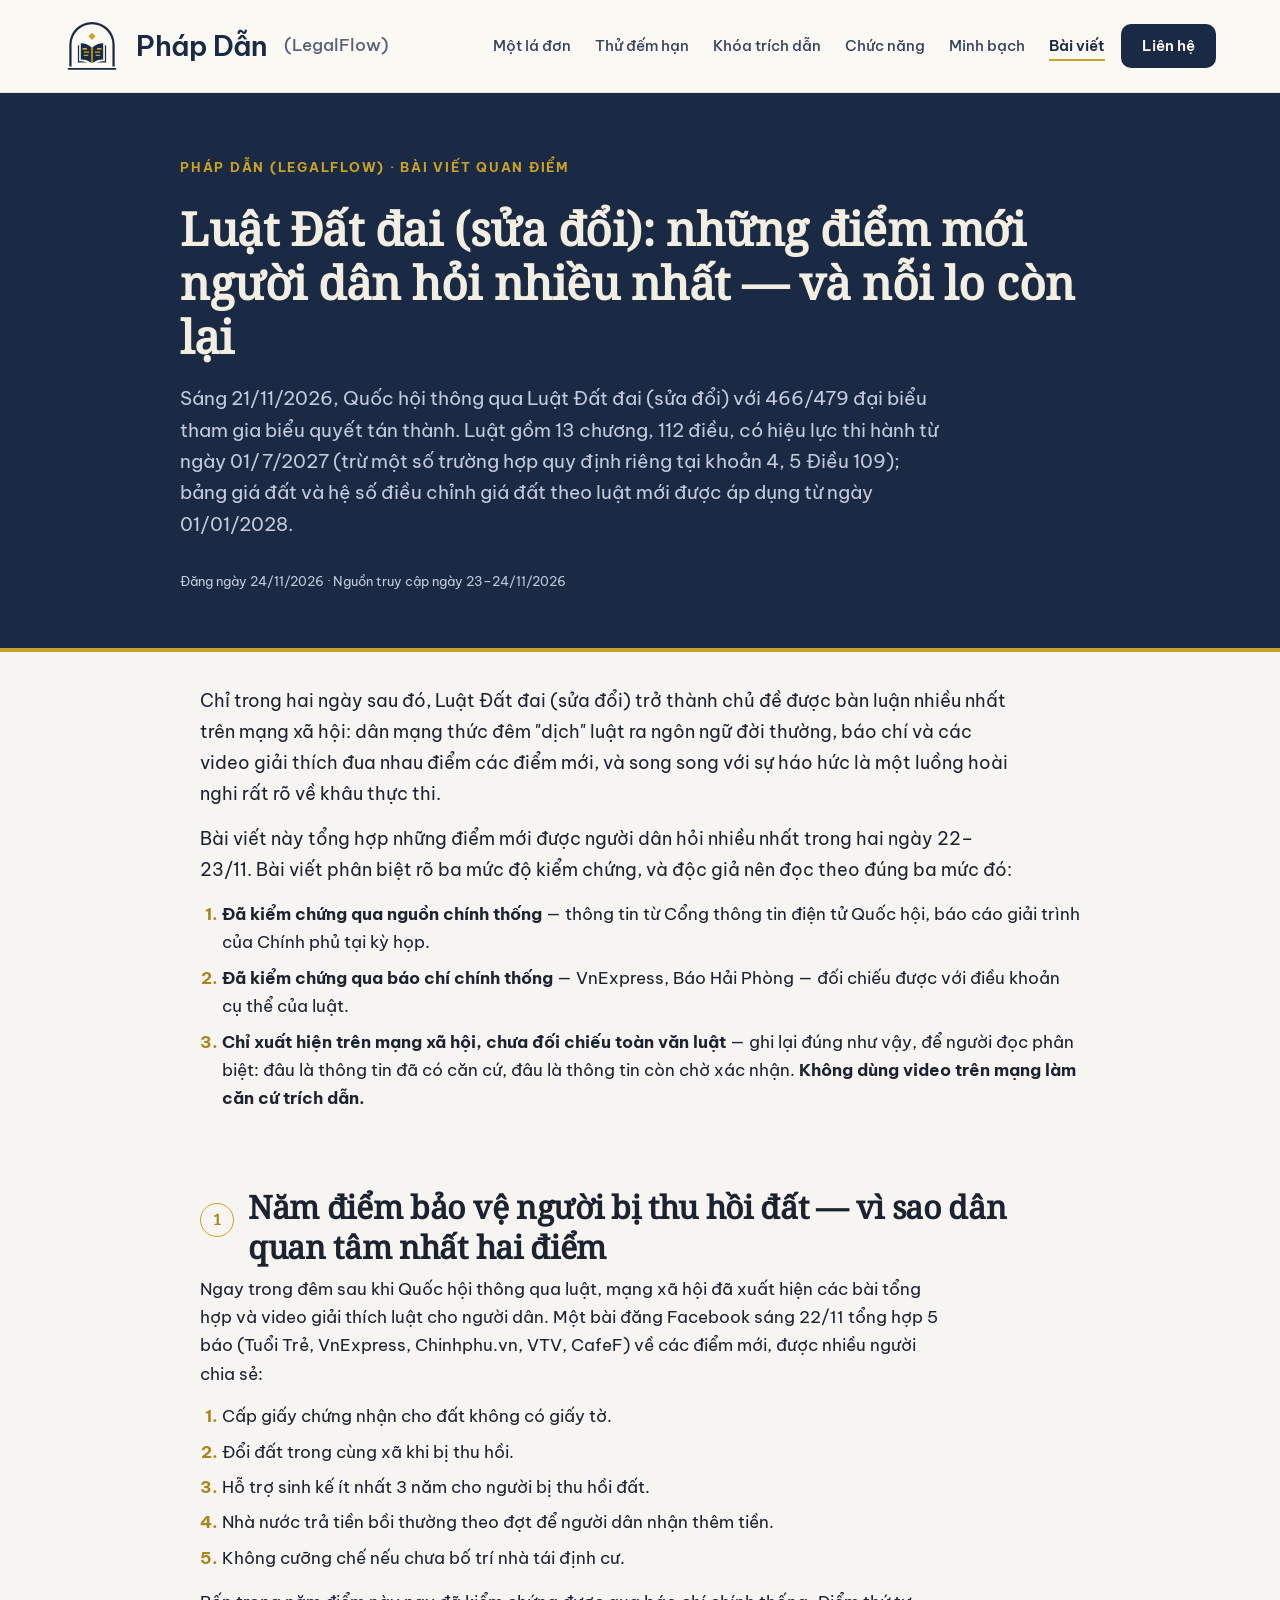
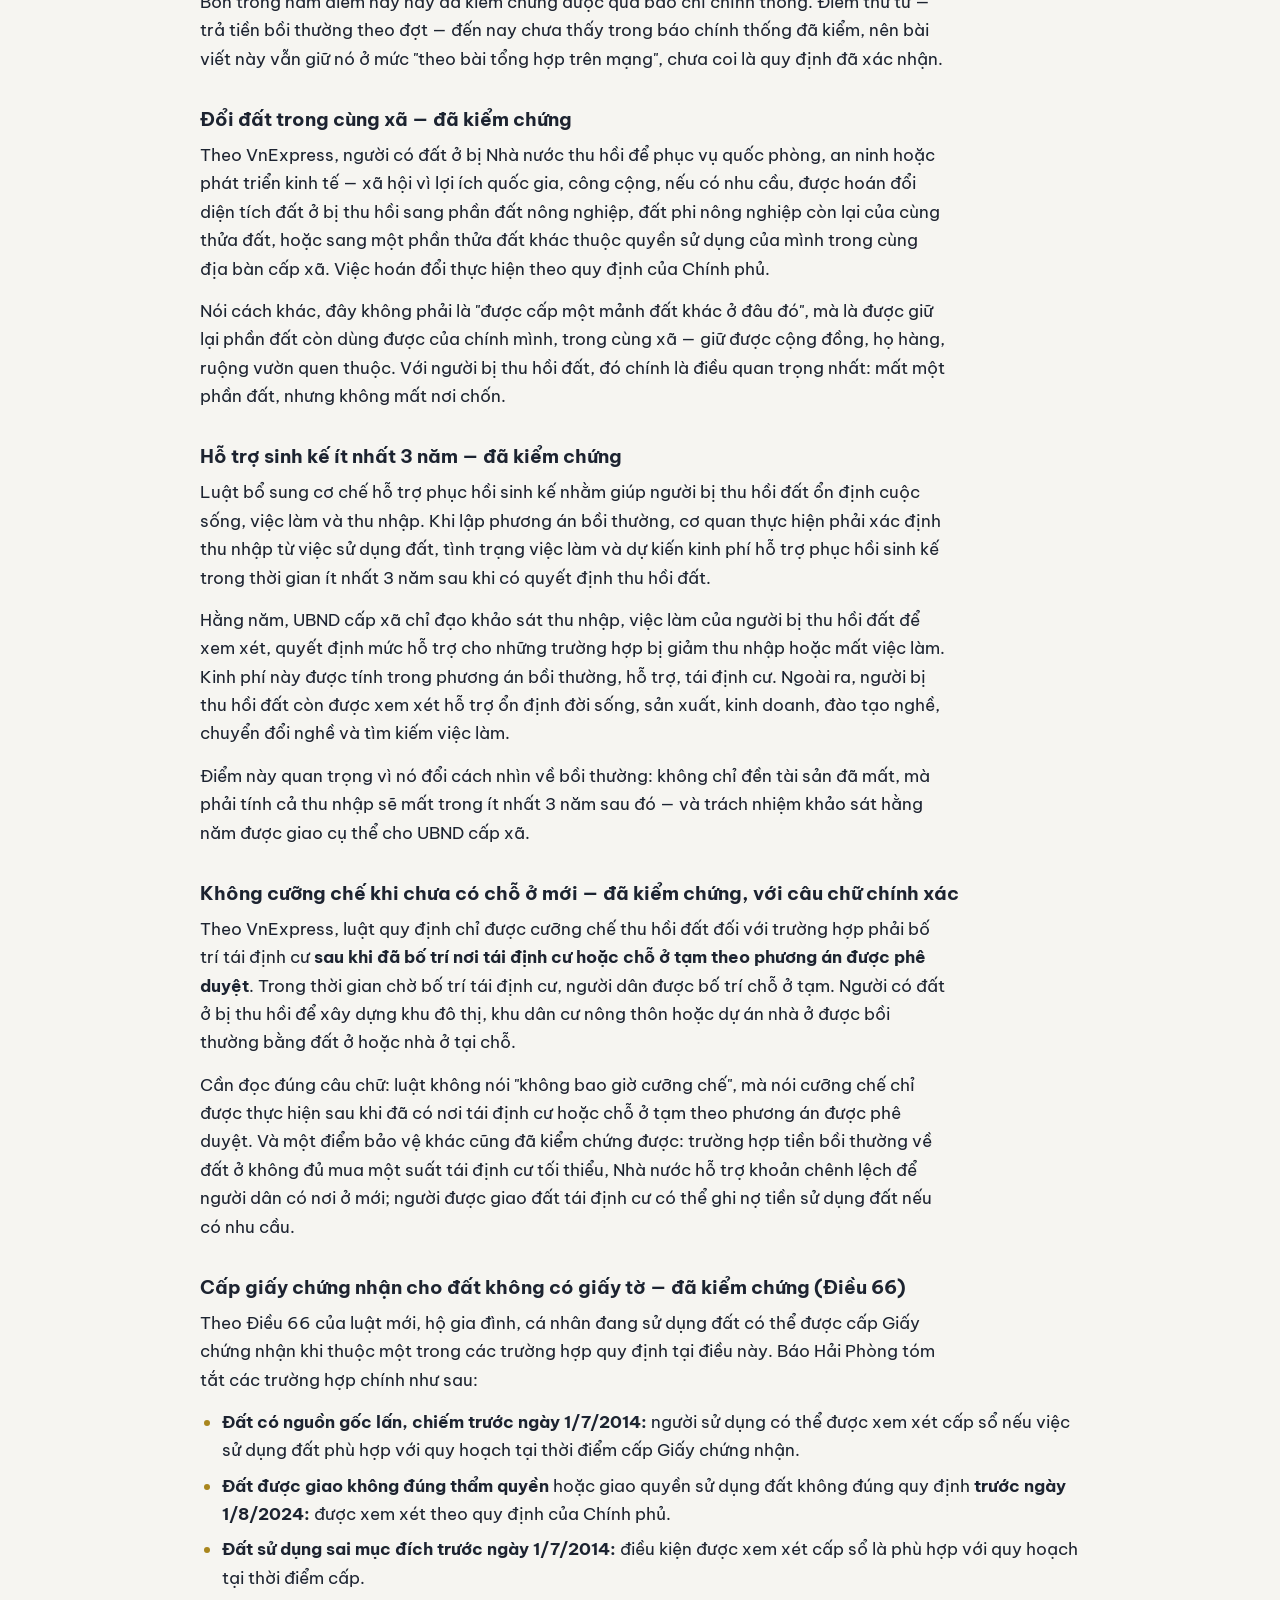
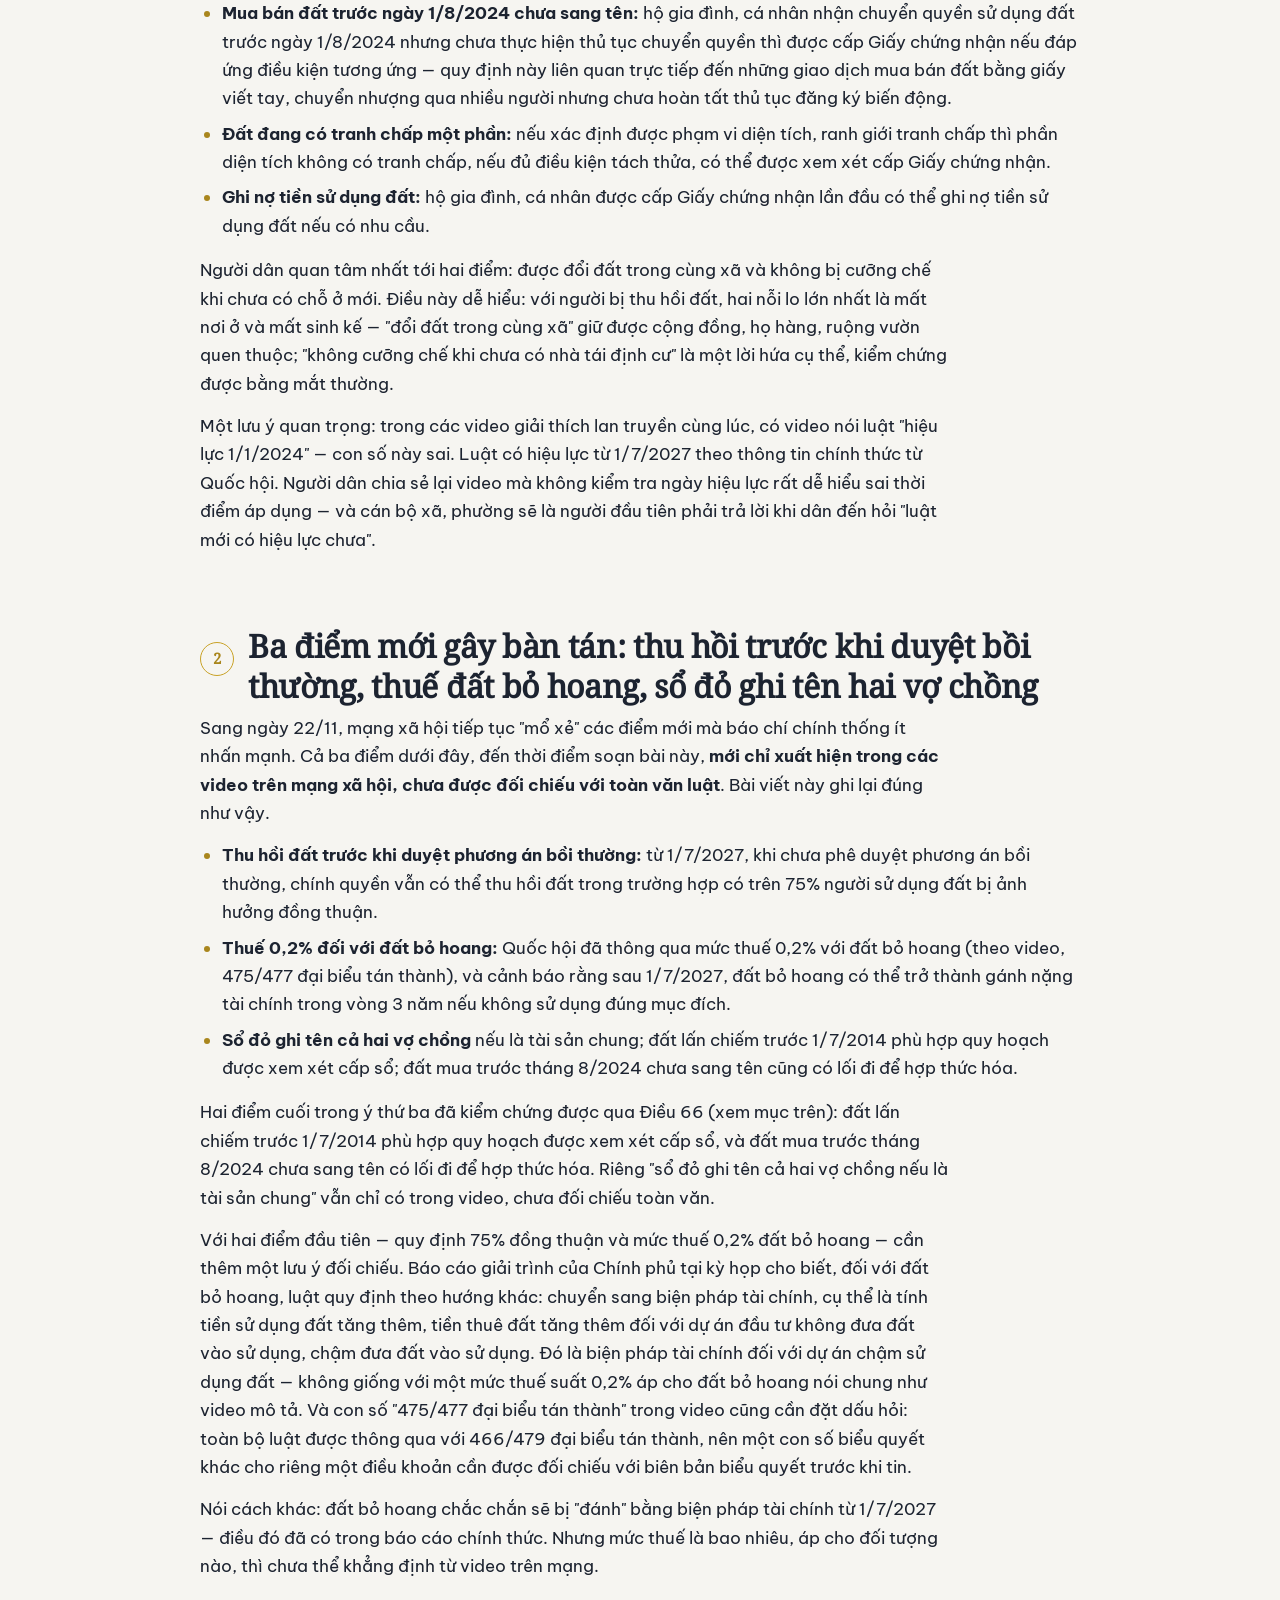
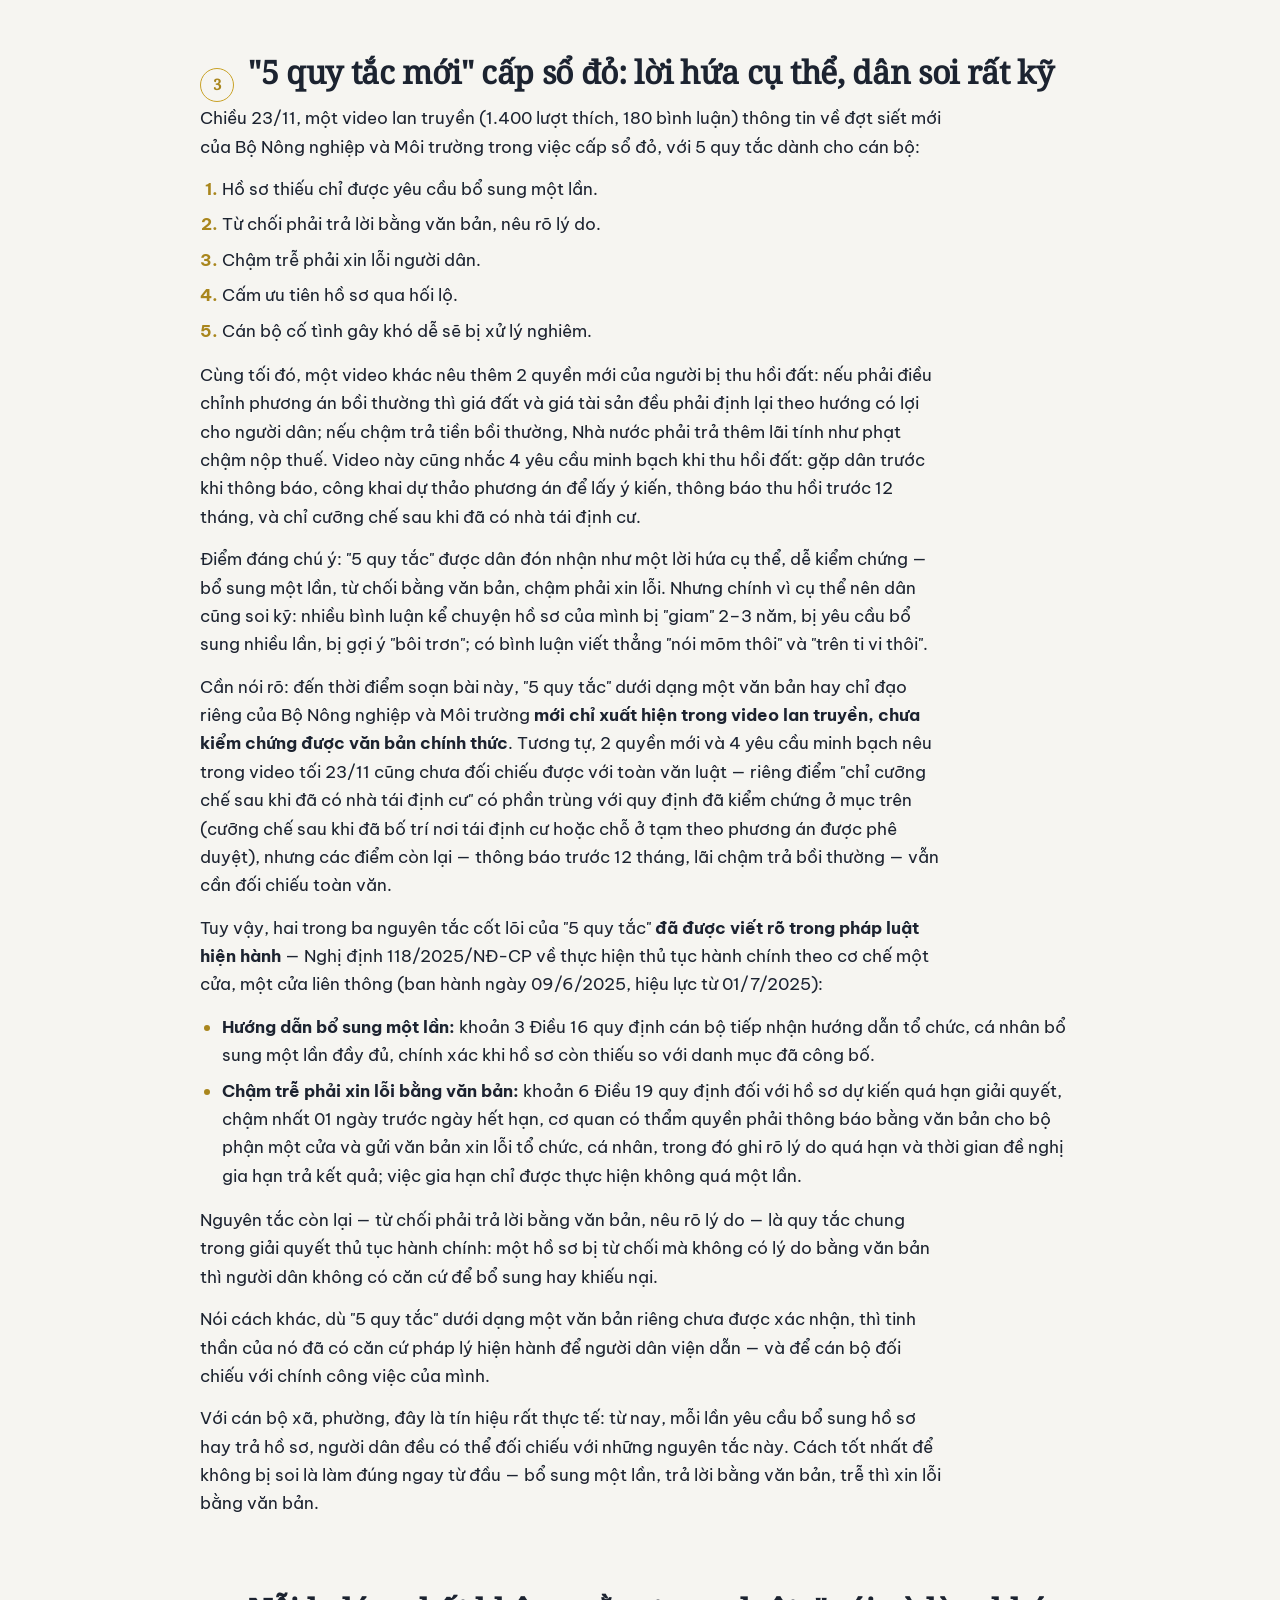
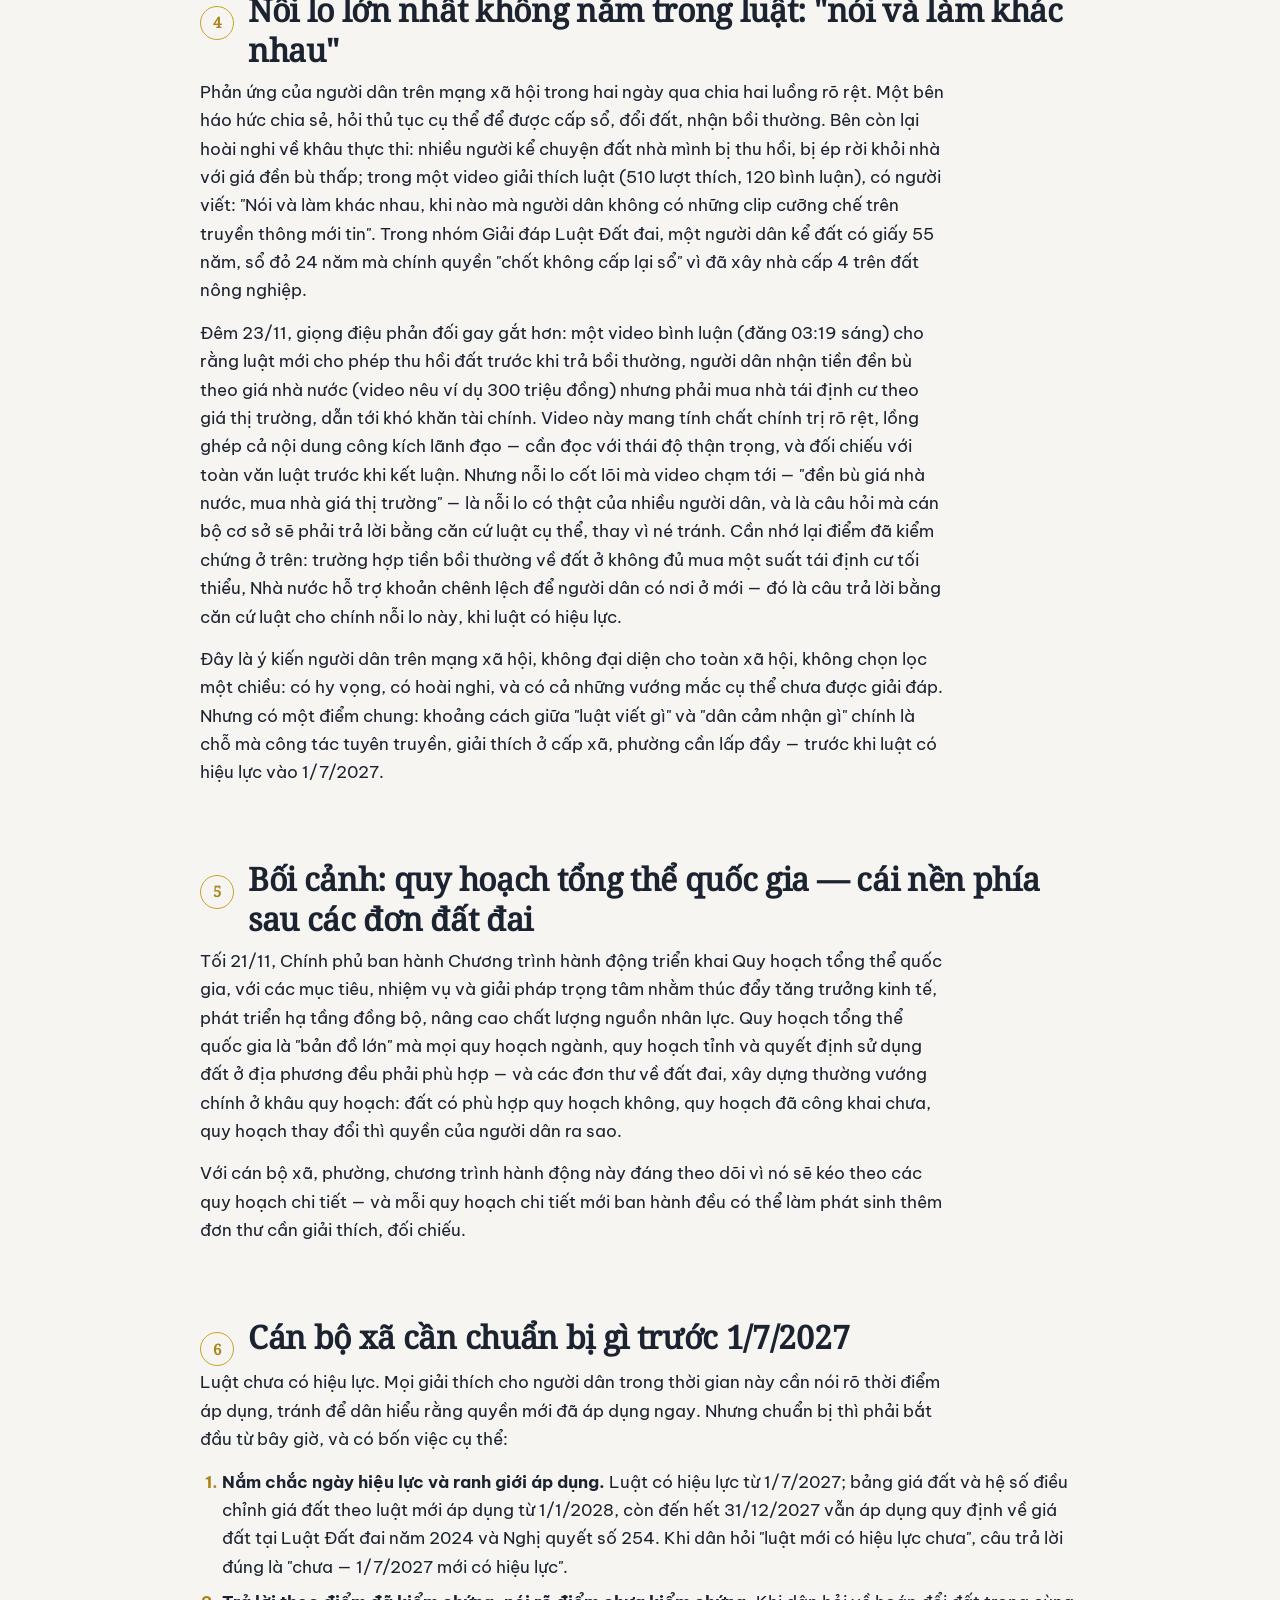
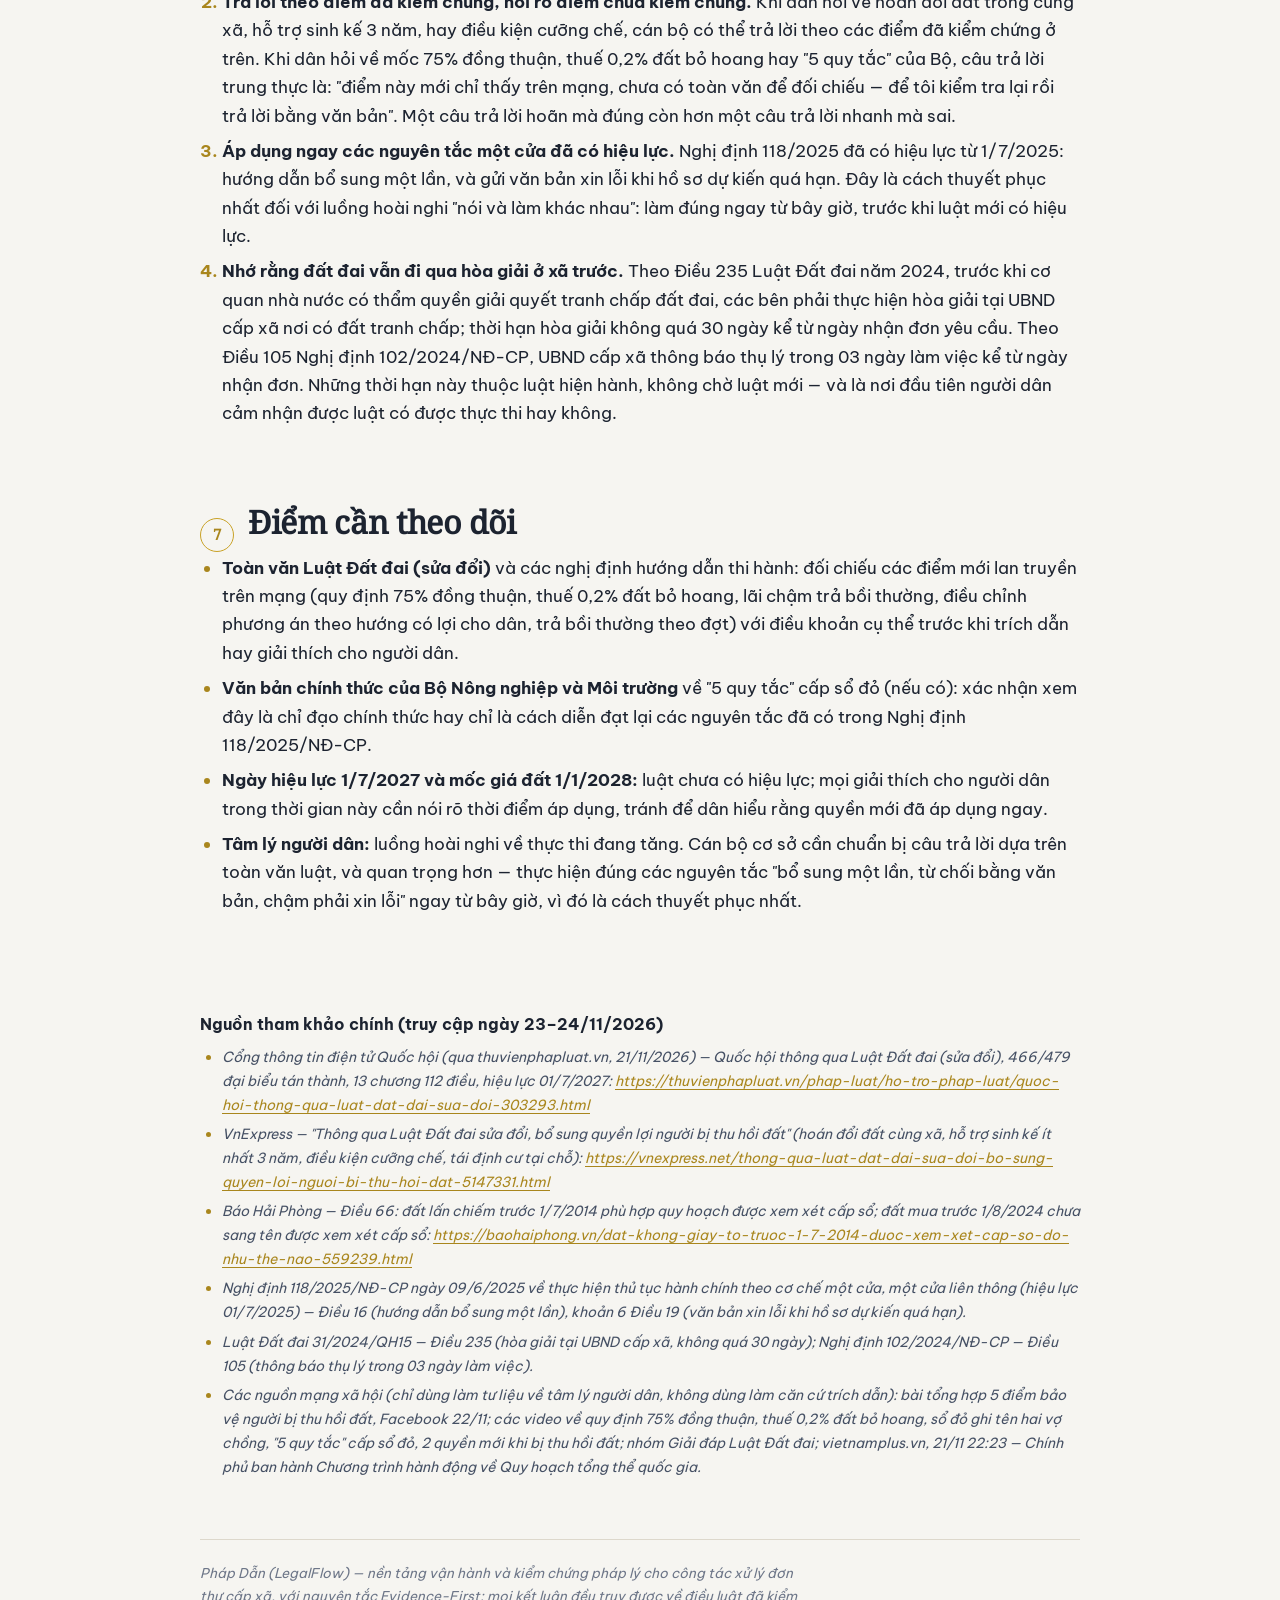
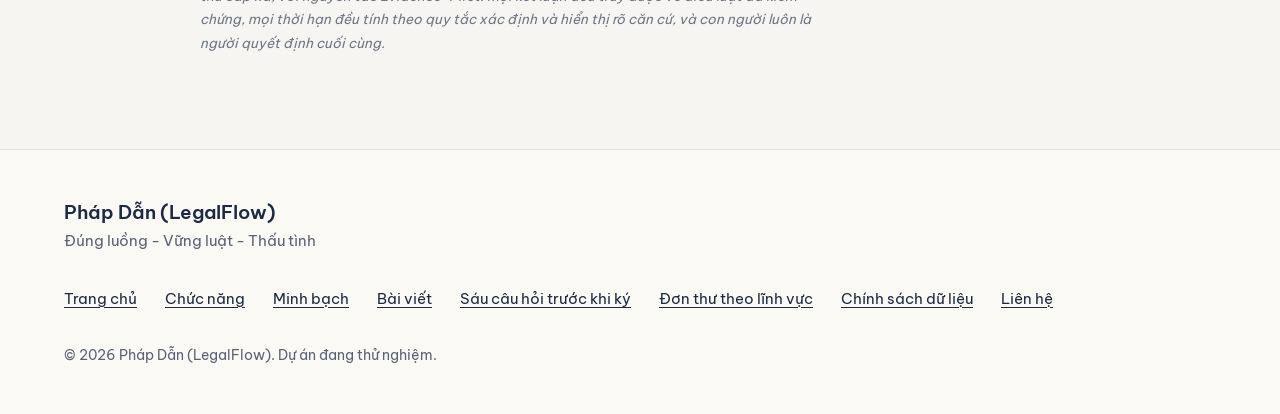
<file: bai-viet/luat-dat-dai-sua-doi-diem-moi-va-noi-lo/index.html>
<!doctype html>
<html lang="vi">
  <head>
    <meta charset="utf-8" />
    <meta name="viewport" content="width=device-width, initial-scale=1, viewport-fit=cover" />
    <meta name="color-scheme" content="light dark" />
<link rel="icon" href="/favicon.ico" sizes="32x32">
<link rel="icon" href="/favicon.svg" type="image/svg+xml">
<link rel="apple-touch-icon" href="/apple-touch-icon.png">
<link rel="manifest" href="/site.webmanifest">
<meta name="theme-color" content="#1B2A44">
    <meta name="description" content="Quốc hội thông qua Luật Đất đai (sửa đổi) ngày 21/11/2026, hiệu lực 1/7/2027. Đổi đất cùng xã, hỗ trợ sinh kế 3 năm, không cưỡng chế khi chưa có chỗ ở mới — điểm nào đã kiểm chứng, điểm nào mới chỉ lan truyền trên mạng?" />
    <title>Luật Đất đai (sửa đổi): những điểm mới người dân hỏi nhiều nhất — và nỗi lo còn lại</title>
<link rel="stylesheet" href="/assets/css/khung.css">
<link rel="canonical" href="https://phapdan.vn/bai-viet/luat-dat-dai-sua-doi-diem-moi-va-noi-lo">
<meta property="og:title" content="Luật Đất đai (sửa đổi): những điểm mới người dân hỏi nhiều nhất — và nỗi lo còn lại">
<meta property="og:description" content="Quốc hội thông qua Luật Đất đai (sửa đổi) ngày 21/11/2026, hiệu lực 1/7/2027. Đổi đất cùng xã, hỗ trợ sinh kế 3 năm, không cưỡng chế khi chưa có chỗ ở mới — điểm nào đã kiểm chứng, điểm nào mới chỉ lan truyền trên mạng?">
<meta property="og:url" content="https://phapdan.vn/bai-viet/luat-dat-dai-sua-doi-diem-moi-va-noi-lo">
<meta property="og:locale" content="vi_VN">
<meta property="og:type" content="article">
<meta property="article:published_time" content="2026-11-24">
<meta property="og:image" content="https://phapdan.vn/og-image.png">
<meta property="og:image:width" content="1200">
<meta property="og:image:height" content="630">
<meta property="og:image:alt" content="Logo Pháp Dẫn (LegalFlow): sách mở dưới vòm">
<meta name="twitter:card" content="summary_large_image">
    <style>
@font-face{font-family:'Be Vietnam Pro';font-style:normal;font-weight:400;font-display:swap;src:url('/assets/fonts/be-vietnam-pro-vietnamese-400-normal.woff2') format('woff2');unicode-range:U+0102-0103,U+0110-0111,U+0128-0129,U+0168-0169,U+01A0-01A1,U+01AF-01B0,U+0300-0301,U+0303-0304,U+0308-0309,U+0323,U+0329,U+1EA0-1EF9,U+20AB}
@font-face{font-family:'Be Vietnam Pro';font-style:normal;font-weight:400;font-display:swap;src:url('/assets/fonts/be-vietnam-pro-latin-400-normal.woff2') format('woff2');unicode-range:U+0000-00FF,U+0131,U+0152-0153,U+02BB-02BC,U+02C6,U+02DA,U+02DC,U+0304,U+0308,U+0329,U+2000-206F,U+20AC,U+2122,U+2191,U+2193,U+2212,U+2215,U+FEFF,U+FFFD}
@font-face{font-family:'Be Vietnam Pro';font-style:normal;font-weight:500;font-display:swap;src:url('/assets/fonts/be-vietnam-pro-vietnamese-500-normal.woff2') format('woff2');unicode-range:U+0102-0103,U+0110-0111,U+0128-0129,U+0168-0169,U+01A0-01A1,U+01AF-01B0,U+0300-0301,U+0303-0304,U+0308-0309,U+0323,U+0329,U+1EA0-1EF9,U+20AB}
@font-face{font-family:'Be Vietnam Pro';font-style:normal;font-weight:500;font-display:swap;src:url('/assets/fonts/be-vietnam-pro-latin-500-normal.woff2') format('woff2');unicode-range:U+0000-00FF,U+0131,U+0152-0153,U+02BB-02BC,U+02C6,U+02DA,U+02DC,U+0304,U+0308,U+0329,U+2000-206F,U+20AC,U+2122,U+2191,U+2193,U+2212,U+2215,U+FEFF,U+FFFD}
@font-face{font-family:'Be Vietnam Pro';font-style:normal;font-weight:600;font-display:swap;src:url('/assets/fonts/be-vietnam-pro-vietnamese-600-normal.woff2') format('woff2');unicode-range:U+0102-0103,U+0110-0111,U+0128-0129,U+0168-0169,U+01A0-01A1,U+01AF-01B0,U+0300-0301,U+0303-0304,U+0308-0309,U+0323,U+0329,U+1EA0-1EF9,U+20AB}
@font-face{font-family:'Be Vietnam Pro';font-style:normal;font-weight:600;font-display:swap;src:url('/assets/fonts/be-vietnam-pro-latin-600-normal.woff2') format('woff2');unicode-range:U+0000-00FF,U+0131,U+0152-0153,U+02BB-02BC,U+02C6,U+02DA,U+02DC,U+0304,U+0308,U+0329,U+2000-206F,U+20AC,U+2122,U+2191,U+2193,U+2212,U+2215,U+FEFF,U+FFFD}
@font-face{font-family:'Be Vietnam Pro';font-style:normal;font-weight:700;font-display:swap;src:url('/assets/fonts/be-vietnam-pro-vietnamese-700-normal.woff2') format('woff2');unicode-range:U+0102-0103,U+0110-0111,U+0128-0129,U+0168-0169,U+01A0-01A1,U+01AF-01B0,U+0300-0301,U+0303-0304,U+0308-0309,U+0323,U+0329,U+1EA0-1EF9,U+20AB}
@font-face{font-family:'Be Vietnam Pro';font-style:normal;font-weight:700;font-display:swap;src:url('/assets/fonts/be-vietnam-pro-latin-700-normal.woff2') format('woff2');unicode-range:U+0000-00FF,U+0131,U+0152-0153,U+02BB-02BC,U+02C6,U+02DA,U+02DC,U+0304,U+0308,U+0329,U+2000-206F,U+20AC,U+2122,U+2191,U+2193,U+2212,U+2215,U+FEFF,U+FFFD}
@font-face{font-family:'Noto Serif';font-style:normal;font-weight:400;font-display:swap;src:url('/assets/fonts/noto-serif-400-normal-vietnamese.woff2') format('woff2');unicode-range:U+0102-0103,U+0110-0111,U+0128-0129,U+0168-0169,U+01A0-01A1,U+01AF-01B0,U+0300-0301,U+0303-0304,U+0308-0309,U+0323,U+0329,U+1EA0-1EF9,U+20AB}
@font-face{font-family:'Noto Serif';font-style:normal;font-weight:400;font-display:swap;src:url('/assets/fonts/noto-serif-400-normal-latin.woff2') format('woff2');unicode-range:U+0000-00FF,U+0131,U+0152-0153,U+02BB-02BC,U+02C6,U+02DA,U+02DC,U+0304,U+0308,U+0329,U+2000-206F,U+20AC,U+2122,U+2191,U+2193,U+2212,U+2215,U+FEFF,U+FFFD}

      :root {
        color-scheme: light dark;
        --navy: #1b2a44;
        --navy-deep: #121d31;
        --gold: #c9a227;
        --gold-soft: #a9861d;
        --bg: #f6f5f1;
        --surface: #ffffff;
        --surface-2: #efede6;
        --ink: #1c2330;
        --ink-2: #455064;
        --ink-3: #6d7688;
        --line: #ddd8cc;
        --line-strong: #c6bfa9;
        --good: #2e6b4f;
        --warn: #9a6a12;
        --bad: #a03d2a;
        --chip-bg: #eceadf;
        --hero-bg: #1b2a44;
        --hero-ink: #f2eee1;
        --hero-ink-2: #c3cbdd;
        --shadow: 0 1px 2px rgba(27, 42, 68, .06), 0 8px 28px rgba(27, 42, 68, .07);
      }
      @media (prefers-color-scheme: dark) {
        :root {
          --bg: #0e1420;
          --surface: #16202f;
          --surface-2: #1b2839;
          --ink: #e9e6da;
          --ink-2: #b7bdca;
          --ink-3: #8d96a8;
          --line: #2b3a4f;
          --line-strong: #3d5069;
          --good: #6fc49b;
          --warn: #e0b558;
          --bad: #e08a76;
          --chip-bg: #223048;
          --hero-bg: #0a111d;
          --hero-ink: #f2eee1;
          --hero-ink-2: #aeb8cc;
          --shadow: 0 1px 2px rgba(0,0,0,.3), 0 8px 28px rgba(0,0,0,.35);
        }
      }
      * { box-sizing: border-box; }
      html { scroll-behavior: smooth; }
      @media (prefers-reduced-motion: reduce) { html { scroll-behavior: auto; } }
      body {
        margin: 0;
        background: var(--bg);
        color: var(--ink);
        font-family: "Be Vietnam Pro", system-ui, sans-serif;
        font-size: 16.5px;
        line-height: 1.72;
        -webkit-font-smoothing: antialiased;
      }
      ::selection { background: var(--gold); color: #141414; }

      /* ---------- Hero ---------- */
      .hero {
        background: var(--hero-bg);
        color: var(--hero-ink);
        padding: 64px 20px 56px;
        border-bottom: 4px solid var(--gold);
      }
      .hero-inner { max-width: 920px; margin: 0 auto; }
      .hero .brandline {
        font-size: 12.5px; font-weight: 700; letter-spacing: .14em; text-transform: uppercase;
        color: var(--gold); margin: 0 0 22px;
      }
      .hero h1 {
        font-family: "Noto Serif", Georgia, serif;
        font-weight: 600; font-size: clamp(30px, 5.4vw, 46px);
        line-height: 1.18; margin: 0 0 20px; letter-spacing: -.01em;
      }
      .hero .lede { font-size: clamp(16.5px, 2.4vw, 19px); color: var(--hero-ink-2); line-height: 1.65; margin: 0 0 30px; max-width: 760px; }
      .hero .lede strong { color: var(--hero-ink); }
      .hero-stats { display: grid; grid-template-columns: repeat(3, 1fr); gap: 14px; }
      .hero-stat {
        border: 1px solid rgba(201,162,39,.45); border-radius: 10px; padding: 16px 18px;
        background: rgba(255,255,255,.03);
      }
      .hero-stat .num { font-family: "Noto Serif", serif; font-size: clamp(24px, 3.6vw, 34px); font-weight: 700; color: #fff; line-height: 1.1; }
      .hero-stat .num .arr { color: var(--gold); }
      .hero-stat .cap { font-size: 13px; color: var(--hero-ink-2); line-height: 1.5; margin-top: 6px; }
      .hero .meta { margin: 26px 0 0; font-size: 13px; color: var(--hero-ink-2); }
      .hero .meta a { color: var(--gold); }
      @media (max-width: 640px) { .hero-stats { grid-template-columns: 1fr; } .hero { padding: 44px 18px 40px; } }

      /* ---------- Nav ---------- */
      .toc {
        position: sticky; top: 0; z-index: 20;
        background: var(--surface); border-bottom: 1px solid var(--line);
      }
      .toc-inner { max-width: 920px; margin: 0 auto; padding: 0 20px; display: flex; gap: 4px; overflow-x: auto; scrollbar-width: none; }
      .toc-inner::-webkit-scrollbar { display: none; }
      .toc a {
        white-space: nowrap; font-size: 13.5px; font-weight: 600; color: var(--ink-2);
        text-decoration: none; padding: 12px 10px; border-bottom: 2px solid transparent;
      }
      .toc a:hover { color: var(--ink); border-bottom-color: var(--gold); }

      /* ---------- Layout ---------- */
      main { max-width: 920px; margin: 0 auto; padding: 0 20px 80px; }
      section { padding-top: 58px; scroll-margin-top: 58px; }
      @media (max-width: 640px) {
        /* Mục lục xuống hàng thay vì cuộn ngang: mọi mục đều thấy và bấm được trên điện thoại */
        .toc-inner { flex-wrap: wrap; overflow-x: visible; row-gap: 0; }
        .toc a { padding: 9px 8px; }
        section { scroll-margin-top: 104px; }
      }
      .sec-head { display: flex; align-items: baseline; gap: 14px; margin-bottom: 8px; }
      .sec-num {
        font-family: "Noto Serif", serif; font-size: 15px; font-weight: 700; color: var(--gold-soft);
        border: 1.5px solid var(--gold); border-radius: 999px; width: 34px; height: 34px;
        display: inline-flex; align-items: center; justify-content: center; flex: none; transform: translateY(6px);
      }
      h2 {
        font-family: "Noto Serif", Georgia, serif; font-weight: 600;
        font-size: clamp(24px, 4vw, 32px); line-height: 1.25; margin: 0; letter-spacing: -.01em;
      }
      h3 { font-size: 18.5px; font-weight: 700; margin: 34px 0 8px; line-height: 1.4; }
      h4 { font-size: 16px; font-weight: 700; margin: 22px 0 6px; }
      p { margin: 0 0 14px; }
      .sec-intro { color: var(--ink-2); font-size: 17px; margin-bottom: 20px; }
      ul, ol { margin: 0 0 16px; padding-left: 22px; }
      li { margin-bottom: 7px; }
      li::marker { color: var(--gold-soft); font-weight: 700; }
      a { color: var(--gold-soft); text-underline-offset: 3px; }
      @media (prefers-color-scheme: dark) { a { color: var(--gold); } }
      strong { font-weight: 700; }
      .small { font-size: 13.5px; color: var(--ink-3); line-height: 1.6; }

      /* ---------- Components ---------- */
      .thesis {
        background: var(--surface); border: 1px solid var(--line); border-top: 4px solid var(--gold);
        border-radius: 12px; padding: 26px 28px; box-shadow: var(--shadow); margin: 22px 0;
      }
      .thesis p:last-child { margin-bottom: 0; }
      .thesis .big {
        font-family: "Noto Serif", serif; font-size: clamp(19px, 3vw, 23px); line-height: 1.5; font-weight: 500; margin-bottom: 14px;
      }
      .split3 { display: grid; grid-template-columns: repeat(3, 1fr); gap: 14px; margin: 20px 0; }
      .split3 .cell { background: var(--surface); border: 1px solid var(--line); border-radius: 12px; padding: 18px 20px; box-shadow: var(--shadow); }
      .split3 .cell .k { font-size: 12px; font-weight: 800; letter-spacing: .1em; text-transform: uppercase; color: var(--gold-soft); margin-bottom: 8px; }
      .split3 .cell p { font-size: 15px; margin: 0; line-height: 1.6; }
      @media (max-width: 720px) { .split3 { grid-template-columns: 1fr; } }

      .chip {
        display: inline-block; font-size: 11.5px; font-weight: 700; letter-spacing: .03em;
        padding: 2px 9px; border-radius: 999px; background: var(--chip-bg); color: var(--ink-2);
        vertical-align: 2px; margin-right: 6px;
      }
      .chip.verified { background: rgba(46,107,79,.14); color: var(--good); }
      .chip.reported { background: rgba(154,106,18,.14); color: var(--warn); }
      .chip.opinion { background: rgba(160,61,42,.12); color: var(--bad); }
      .caveat {
        border: 1px dashed var(--line-strong); border-radius: 10px; padding: 14px 18px;
        font-size: 14.5px; color: var(--ink-2); background: var(--surface-2); margin: 16px 0;
      }
      .caveat strong { color: var(--ink); }
      blockquote {
        margin: 20px 0; padding: 4px 0 4px 20px; border-left: 3px solid var(--gold);
        font-family: "Noto Serif", serif; font-style: italic; font-size: 18px; line-height: 1.6; color: var(--ink);
      }
      blockquote .attrib { display: block; font-family: "Be Vietnam Pro", sans-serif; font-style: normal; font-size: 13px; color: var(--ink-3); margin-top: 8px; }

      .tablewrap { overflow-x: auto; margin: 18px 0 22px; border: 1px solid var(--line); border-radius: 12px; background: var(--surface); box-shadow: var(--shadow); }
      table { border-collapse: collapse; width: 100%; font-size: 14.5px; min-width: 620px; }
      th { text-align: left; font-size: 12.5px; letter-spacing: .05em; text-transform: uppercase; color: var(--ink-2); background: var(--surface-2); padding: 12px 16px; border-bottom: 1px solid var(--line); }
      td { padding: 13px 16px; border-bottom: 1px solid var(--line); vertical-align: top; line-height: 1.55; }
      tr:last-child td { border-bottom: none; }
      td .num { font-family: "Noto Serif", serif; font-weight: 700; font-size: 16px; white-space: nowrap; }
      @media (max-width: 640px) {
        .tablewrap { border: none; box-shadow: none; background: transparent; overflow: visible; }
        table { min-width: 0; }
        table, tbody, tr, td { display: block; width: 100%; }
        thead { display: none; }
        tr { background: var(--surface); border: 1px solid var(--line); border-radius: 12px; padding: 8px 4px; margin-bottom: 12px; box-shadow: var(--shadow); }
        td { border-bottom: none; padding: 7px 16px; }
        td::before { content: attr(data-th); display: block; font-size: 11.5px; font-weight: 700; letter-spacing: .06em; text-transform: uppercase; color: var(--ink-3); margin-bottom: 2px; }
      }

      .chart-card { background: var(--surface); border: 1px solid var(--line); border-radius: 12px; padding: 24px 26px; box-shadow: var(--shadow); margin: 20px 0; }
      .chart-card h4 { margin-top: 0; }
      .chart-card .src { font-size: 12.5px; color: var(--ink-3); margin-top: 12px; }
      .bar-row { display: grid; grid-template-columns: 190px 1fr 52px; align-items: center; gap: 12px; margin: 10px 0; font-size: 14px; }
      .bar-track { background: var(--surface-2); border-radius: 6px; height: 22px; overflow: hidden; }
      .bar-fill { height: 100%; border-radius: 6px; background: var(--navy); }
      .bar-fill.gold { background: var(--gold); }
      .bar-fill.bad { background: var(--bad); }
      .bar-val { font-family: "Noto Serif", serif; font-weight: 700; text-align: right; }
      @media (prefers-color-scheme: dark) { .bar-fill { background: #7e97c4; } .bar-fill.gold { background: var(--gold); } .bar-fill.bad { background: #c96a55; } }
      @media (max-width: 560px) { .bar-row { grid-template-columns: 118px 1fr 46px; gap: 8px; font-size: 13px; } }

      .statgrid { display: grid; grid-template-columns: repeat(2, 1fr); gap: 14px; margin: 20px 0; }
      .stat { background: var(--surface); border: 1px solid var(--line); border-radius: 12px; padding: 18px 20px; box-shadow: var(--shadow); }
      .stat .v { font-family: "Noto Serif", serif; font-size: 27px; font-weight: 700; line-height: 1.15; }
      .stat .v .to { color: var(--bad); }
      .stat .d { font-size: 14px; color: var(--ink-2); margin-top: 6px; line-height: 1.55; }
      @media (max-width: 640px) { .statgrid { grid-template-columns: 1fr; } }

      .role-card { background: var(--navy); color: #eef0f5; border-radius: 14px; padding: 28px 30px; margin: 22px 0; }
      @media (prefers-color-scheme: dark) { .role-card { background: #0a111d; border: 1px solid var(--line); } }
      .role-card h3 { color: #fff; margin-top: 0; font-family: "Noto Serif", serif; font-size: 22px; }
      .role-card .sub { color: #c3cbdd; font-size: 14.5px; margin-bottom: 18px; }
      .role-cols { display: grid; grid-template-columns: repeat(3, 1fr); gap: 20px; }
      .role-cols h5 { margin: 0 0 8px; font-size: 12.5px; letter-spacing: .1em; text-transform: uppercase; color: var(--gold); }
      .role-cols ul { padding-left: 18px; margin: 0; font-size: 14.5px; }
      .role-cols li { margin-bottom: 6px; }
      .role-cols li::marker { color: var(--gold); }
      @media (max-width: 720px) { .role-cols { grid-template-columns: 1fr; } }

      .steps { counter-reset: step; margin: 20px 0; }
      .step { display: flex; gap: 16px; padding: 16px 0; border-bottom: 1px solid var(--line); }
      .step:last-child { border-bottom: none; }
      .step .n {
        counter-increment: step; flex: none; width: 38px; height: 38px; border-radius: 50%;
        background: var(--navy); color: #fff; font-family: "Noto Serif", serif; font-weight: 700;
        display: flex; align-items: center; justify-content: center; font-size: 17px; margin-top: 2px;
      }
      @media (prefers-color-scheme: dark) { .step .n { background: var(--gold); color: #141414; } }
      .step h4 { margin: 2px 0 4px; }
      .step p { font-size: 15px; color: var(--ink-2); margin: 0; }

      /* ---------- Planner ---------- */
      .planner { background: var(--surface); border: 1px solid var(--line); border-radius: 14px; box-shadow: var(--shadow); padding: 26px 28px; margin: 22px 0; }
      .planner h3 { margin-top: 0; }
      .planner .ctl { display: flex; flex-wrap: wrap; align-items: center; gap: 14px; margin: 16px 0 6px; }
      .planner label { font-weight: 600; font-size: 15px; }
      .planner input[type="range"] { flex: 1 1 220px; accent-color: var(--gold-soft); height: 28px; }
      .planner .hours-out { font-family: "Noto Serif", serif; font-size: 26px; font-weight: 700; min-width: 128px; }
      .alloc-row { display: grid; grid-template-columns: 200px 1fr 128px; gap: 12px; align-items: center; margin: 12px 0; font-size: 14.5px; }
      .alloc-row .a-name { font-weight: 600; }
      .alloc-row .a-name span { display: block; font-weight: 400; font-size: 12.5px; color: var(--ink-3); }
      .alloc-row .a-val { text-align: right; font-family: "Noto Serif", serif; font-weight: 700; line-height: 1.35; }
      .alloc-row .a-val span { display: block; font-family: "Be Vietnam Pro", sans-serif; font-weight: 500; font-size: 12.5px; color: var(--ink-3); }
      @media (max-width: 560px) { .alloc-row { grid-template-columns: 1fr 108px; } .alloc-row .bar-track { display: none; } }

      /* ---------- Audience tabs ---------- */
      .tabs { display: flex; gap: 8px; flex-wrap: wrap; margin: 18px 0 0; }
      .tabs button {
        font: inherit; font-size: 14.5px; font-weight: 600; cursor: pointer;
        padding: 9px 18px; border-radius: 999px; border: 1.5px solid var(--line-strong);
        background: var(--surface); color: var(--ink-2);
      }
      .tabs button[aria-selected="true"] { background: var(--navy); border-color: var(--navy); color: #fff; }
      @media (prefers-color-scheme: dark) { .tabs button[aria-selected="true"] { background: var(--gold); border-color: var(--gold); color: #141414; } }
      .tab-panel { background: var(--surface); border: 1px solid var(--line); border-radius: 12px; padding: 22px 26px; margin-top: 14px; box-shadow: var(--shadow); }
      .tab-panel[hidden] { display: none; }
      .tab-panel p:last-child { margin-bottom: 0; }

      .openq { background: var(--surface-2); border-radius: 12px; padding: 22px 26px; margin: 20px 0; }
      .openq ol { margin-bottom: 0; }
      .sources { font-size: 14px; color: var(--ink-2); }
      .sources h4 { color: var(--ink); }
      .sources li { margin-bottom: 5px; word-break: break-word; }
      footer { border-top: 1px solid var(--line); margin-top: 60px; padding-top: 22px; font-size: 13.5px; color: var(--ink-3); }
      .guarantee {
        border: 2px solid var(--gold); border-radius: 12px; padding: 22px 26px; margin: 20px 0;
        font-family: "Noto Serif", serif; font-size: clamp(17px, 2.6vw, 20px); line-height: 1.6; background: var(--surface);
      }
      .guarantee .who { display: block; font-family: "Be Vietnam Pro", sans-serif; font-size: 12.5px; font-weight: 700; letter-spacing: .1em; text-transform: uppercase; color: var(--gold-soft); margin-bottom: 10px; }
    </style>
<style>.art p{max-width:68ch} .art-meta{font-size:13px;color:var(--hero-ink-2);margin:22px 0 0} .art .intro p{font-size:18px}</style>
  </head>
  <body>
    <!-- khung:dau -->
<div class="pd-khung">
<header class="site-head">
<div class="wrap site-head__in">
<a class="brand" href="/" aria-label="Pháp Dẫn (LegalFlow), về trang chủ">
<picture><source srcset="/assets/logo-phap-dan-bieu-tuong-nen-toi.svg" media="(prefers-color-scheme: dark)"><img src="/assets/logo-phap-dan-bieu-tuong.svg" width="56" height="56" alt=""></picture>
<span class="brand__name">Pháp Dẫn</span><span class="brand__sub">(LegalFlow)</span>
</a>
<nav class="nav" aria-label="Điều hướng chính">
<a href="/#mot-ho-so">Một lá đơn</a>
<a href="/#thu-dem-han">Thử đếm hạn</a>
<a href="/#khoa-trich-dan">Khóa trích dẫn</a>
<a href="/#chuc-nang">Chức năng</a>
<a href="/minh-bach.html">Minh bạch</a>
<a href="/bai-viet/" aria-current="page">Bài viết</a>
</nav>
<details class="mnav"><summary>Mục lục</summary>
<nav aria-label="Mục lục trên điện thoại">
<a href="/#mot-ho-so">Một lá đơn</a>
<a href="/#thu-dem-han">Thử đếm hạn</a>
<a href="/#khoa-trich-dan">Khóa trích dẫn</a>
<a href="/#chuc-nang">Chức năng</a>
<a href="/minh-bach.html">Minh bạch</a>
<a href="/bai-viet/" aria-current="page">Bài viết</a>
<a href="/chinh-sach-du-lieu.html">Chính sách dữ liệu</a>
<a href="/lien-he.html">Liên hệ</a>
</nav></details>
<a class="btn btn--primary btn--sm" href="/lien-he.html">Liên hệ</a>
</div>
</header>
</div>
<!-- /khung:dau -->
<header class="hero">
      <div class="hero-inner">
        <p class="brandline">Pháp Dẫn (LegalFlow) · Bài viết quan điểm</p>
        <h1>Luật Đất đai (sửa đổi): những điểm mới người dân hỏi nhiều nhất — và nỗi lo còn lại</h1>
        <p class="lede">Sáng 21/11/2026, Quốc hội thông qua Luật Đất đai (sửa đổi) với 466/479 đại biểu tham gia biểu quyết tán thành. Luật gồm 13 chương, 112 điều, có hiệu lực thi hành từ ngày 01/7/2027 (trừ một số trường hợp quy định riêng tại khoản 4, 5 Điều 109); bảng giá đất và hệ số điều chỉnh giá đất theo luật mới được áp dụng từ ngày 01/01/2028.</p>
        <p class="art-meta">Đăng ngày 24/11/2026 · Nguồn truy cập ngày 23–24/11/2026</p>
      </div>
    </header>
    <main class="art">
      <section class="intro" style="padding-top:34px">
<p>Chỉ trong hai ngày sau đó, Luật Đất đai (sửa đổi) trở thành chủ đề được bàn luận nhiều nhất trên mạng xã hội: dân mạng thức đêm "dịch" luật ra ngôn ngữ đời thường, báo chí và các video giải thích đua nhau điểm các điểm mới, và song song với sự háo hức là một luồng hoài nghi rất rõ về khâu thực thi.</p>
<p>Bài viết này tổng hợp những điểm mới được người dân hỏi nhiều nhất trong hai ngày 22–23/11. Bài viết phân biệt rõ ba mức độ kiểm chứng, và độc giả nên đọc theo đúng ba mức đó:</p>
<ol>
<li><strong>Đã kiểm chứng qua nguồn chính thống</strong> — thông tin từ Cổng thông tin điện tử Quốc hội, báo cáo giải trình của Chính phủ tại kỳ họp.</li>
<li><strong>Đã kiểm chứng qua báo chí chính thống</strong> — VnExpress, Báo Hải Phòng — đối chiếu được với điều khoản cụ thể của luật.</li>
<li><strong>Chỉ xuất hiện trên mạng xã hội, chưa đối chiếu toàn văn luật</strong> — ghi lại đúng như vậy, để người đọc phân biệt: đâu là thông tin đã có căn cứ, đâu là thông tin còn chờ xác nhận. <strong>Không dùng video trên mạng làm căn cứ trích dẫn.</strong></li>
</ol>

      </section>
<section id="muc-1">
<div class="sec-head"><span class="sec-num">1</span><h2>Năm điểm bảo vệ người bị thu hồi đất — vì sao dân quan tâm nhất hai điểm</h2></div>
<p>Ngay trong đêm sau khi Quốc hội thông qua luật, mạng xã hội đã xuất hiện các bài tổng hợp và video giải thích luật cho người dân. Một bài đăng Facebook sáng 22/11 tổng hợp 5 báo (Tuổi Trẻ, VnExpress, Chinhphu.vn, VTV, CafeF) về các điểm mới, được nhiều người chia sẻ:</p>
<ol>
<li>Cấp giấy chứng nhận cho đất không có giấy tờ.</li>
<li>Đổi đất trong cùng xã khi bị thu hồi.</li>
<li>Hỗ trợ sinh kế ít nhất 3 năm cho người bị thu hồi đất.</li>
<li>Nhà nước trả tiền bồi thường theo đợt để người dân nhận thêm tiền.</li>
<li>Không cưỡng chế nếu chưa bố trí nhà tái định cư.</li>
</ol>
<p>Bốn trong năm điểm này nay đã kiểm chứng được qua báo chí chính thống. Điểm thứ tư — trả tiền bồi thường theo đợt — đến nay chưa thấy trong báo chính thống đã kiểm, nên bài viết này vẫn giữ nó ở mức "theo bài tổng hợp trên mạng", chưa coi là quy định đã xác nhận.</p>
<h3>Đổi đất trong cùng xã — đã kiểm chứng</h3>
<p>Theo VnExpress, người có đất ở bị Nhà nước thu hồi để phục vụ quốc phòng, an ninh hoặc phát triển kinh tế — xã hội vì lợi ích quốc gia, công cộng, nếu có nhu cầu, được hoán đổi diện tích đất ở bị thu hồi sang phần đất nông nghiệp, đất phi nông nghiệp còn lại của cùng thửa đất, hoặc sang một phần thửa đất khác thuộc quyền sử dụng của mình trong cùng địa bàn cấp xã. Việc hoán đổi thực hiện theo quy định của Chính phủ.</p>
<p>Nói cách khác, đây không phải là "được cấp một mảnh đất khác ở đâu đó", mà là được giữ lại phần đất còn dùng được của chính mình, trong cùng xã — giữ được cộng đồng, họ hàng, ruộng vườn quen thuộc. Với người bị thu hồi đất, đó chính là điều quan trọng nhất: mất một phần đất, nhưng không mất nơi chốn.</p>
<h3>Hỗ trợ sinh kế ít nhất 3 năm — đã kiểm chứng</h3>
<p>Luật bổ sung cơ chế hỗ trợ phục hồi sinh kế nhằm giúp người bị thu hồi đất ổn định cuộc sống, việc làm và thu nhập. Khi lập phương án bồi thường, cơ quan thực hiện phải xác định thu nhập từ việc sử dụng đất, tình trạng việc làm và dự kiến kinh phí hỗ trợ phục hồi sinh kế trong thời gian ít nhất 3 năm sau khi có quyết định thu hồi đất.</p>
<p>Hằng năm, UBND cấp xã chỉ đạo khảo sát thu nhập, việc làm của người bị thu hồi đất để xem xét, quyết định mức hỗ trợ cho những trường hợp bị giảm thu nhập hoặc mất việc làm. Kinh phí này được tính trong phương án bồi thường, hỗ trợ, tái định cư. Ngoài ra, người bị thu hồi đất còn được xem xét hỗ trợ ổn định đời sống, sản xuất, kinh doanh, đào tạo nghề, chuyển đổi nghề và tìm kiếm việc làm.</p>
<p>Điểm này quan trọng vì nó đổi cách nhìn về bồi thường: không chỉ đền tài sản đã mất, mà phải tính cả thu nhập sẽ mất trong ít nhất 3 năm sau đó — và trách nhiệm khảo sát hằng năm được giao cụ thể cho UBND cấp xã.</p>
<h3>Không cưỡng chế khi chưa có chỗ ở mới — đã kiểm chứng, với câu chữ chính xác</h3>
<p>Theo VnExpress, luật quy định chỉ được cưỡng chế thu hồi đất đối với trường hợp phải bố trí tái định cư <strong>sau khi đã bố trí nơi tái định cư hoặc chỗ ở tạm theo phương án được phê duyệt</strong>. Trong thời gian chờ bố trí tái định cư, người dân được bố trí chỗ ở tạm. Người có đất ở bị thu hồi để xây dựng khu đô thị, khu dân cư nông thôn hoặc dự án nhà ở được bồi thường bằng đất ở hoặc nhà ở tại chỗ.</p>
<p>Cần đọc đúng câu chữ: luật không nói "không bao giờ cưỡng chế", mà nói cưỡng chế chỉ được thực hiện sau khi đã có nơi tái định cư hoặc chỗ ở tạm theo phương án được phê duyệt. Và một điểm bảo vệ khác cũng đã kiểm chứng được: trường hợp tiền bồi thường về đất ở không đủ mua một suất tái định cư tối thiểu, Nhà nước hỗ trợ khoản chênh lệch để người dân có nơi ở mới; người được giao đất tái định cư có thể ghi nợ tiền sử dụng đất nếu có nhu cầu.</p>
<h3>Cấp giấy chứng nhận cho đất không có giấy tờ — đã kiểm chứng (Điều 66)</h3>
<p>Theo Điều 66 của luật mới, hộ gia đình, cá nhân đang sử dụng đất có thể được cấp Giấy chứng nhận khi thuộc một trong các trường hợp quy định tại điều này. Báo Hải Phòng tóm tắt các trường hợp chính như sau:</p>
<ul>
<li><strong>Đất có nguồn gốc lấn, chiếm trước ngày 1/7/2014:</strong> người sử dụng có thể được xem xét cấp sổ nếu việc sử dụng đất phù hợp với quy hoạch tại thời điểm cấp Giấy chứng nhận.</li>
<li><strong>Đất được giao không đúng thẩm quyền</strong> hoặc giao quyền sử dụng đất không đúng quy định <strong>trước ngày 1/8/2024:</strong> được xem xét theo quy định của Chính phủ.</li>
<li><strong>Đất sử dụng sai mục đích trước ngày 1/7/2014:</strong> điều kiện được xem xét cấp sổ là phù hợp với quy hoạch tại thời điểm cấp.</li>
<li><strong>Mua bán đất trước ngày 1/8/2024 chưa sang tên:</strong> hộ gia đình, cá nhân nhận chuyển quyền sử dụng đất trước ngày 1/8/2024 nhưng chưa thực hiện thủ tục chuyển quyền thì được cấp Giấy chứng nhận nếu đáp ứng điều kiện tương ứng — quy định này liên quan trực tiếp đến những giao dịch mua bán đất bằng giấy viết tay, chuyển nhượng qua nhiều người nhưng chưa hoàn tất thủ tục đăng ký biến động.</li>
<li><strong>Đất đang có tranh chấp một phần:</strong> nếu xác định được phạm vi diện tích, ranh giới tranh chấp thì phần diện tích không có tranh chấp, nếu đủ điều kiện tách thửa, có thể được xem xét cấp Giấy chứng nhận.</li>
<li><strong>Ghi nợ tiền sử dụng đất:</strong> hộ gia đình, cá nhân được cấp Giấy chứng nhận lần đầu có thể ghi nợ tiền sử dụng đất nếu có nhu cầu.</li>
</ul>
<p>Người dân quan tâm nhất tới hai điểm: được đổi đất trong cùng xã và không bị cưỡng chế khi chưa có chỗ ở mới. Điều này dễ hiểu: với người bị thu hồi đất, hai nỗi lo lớn nhất là mất nơi ở và mất sinh kế — "đổi đất trong cùng xã" giữ được cộng đồng, họ hàng, ruộng vườn quen thuộc; "không cưỡng chế khi chưa có nhà tái định cư" là một lời hứa cụ thể, kiểm chứng được bằng mắt thường.</p>
<p>Một lưu ý quan trọng: trong các video giải thích lan truyền cùng lúc, có video nói luật "hiệu lực 1/1/2024" — con số này sai. Luật có hiệu lực từ 1/7/2027 theo thông tin chính thức từ Quốc hội. Người dân chia sẻ lại video mà không kiểm tra ngày hiệu lực rất dễ hiểu sai thời điểm áp dụng — và cán bộ xã, phường sẽ là người đầu tiên phải trả lời khi dân đến hỏi "luật mới có hiệu lực chưa".</p>
</section>
<section id="muc-2">
<div class="sec-head"><span class="sec-num">2</span><h2>Ba điểm mới gây bàn tán: thu hồi trước khi duyệt bồi thường, thuế đất bỏ hoang, sổ đỏ ghi tên hai vợ chồng</h2></div>
<p>Sang ngày 22/11, mạng xã hội tiếp tục "mổ xẻ" các điểm mới mà báo chí chính thống ít nhấn mạnh. Cả ba điểm dưới đây, đến thời điểm soạn bài này, <strong>mới chỉ xuất hiện trong các video trên mạng xã hội, chưa được đối chiếu với toàn văn luật</strong>. Bài viết này ghi lại đúng như vậy.</p>
<ul>
<li><strong>Thu hồi đất trước khi duyệt phương án bồi thường:</strong> từ 1/7/2027, khi chưa phê duyệt phương án bồi thường, chính quyền vẫn có thể thu hồi đất trong trường hợp có trên 75% người sử dụng đất bị ảnh hưởng đồng thuận.</li>
<li><strong>Thuế 0,2% đối với đất bỏ hoang:</strong> Quốc hội đã thông qua mức thuế 0,2% với đất bỏ hoang (theo video, 475/477 đại biểu tán thành), và cảnh báo rằng sau 1/7/2027, đất bỏ hoang có thể trở thành gánh nặng tài chính trong vòng 3 năm nếu không sử dụng đúng mục đích.</li>
<li><strong>Sổ đỏ ghi tên cả hai vợ chồng</strong> nếu là tài sản chung; đất lấn chiếm trước 1/7/2014 phù hợp quy hoạch được xem xét cấp sổ; đất mua trước tháng 8/2024 chưa sang tên cũng có lối đi để hợp thức hóa.</li>
</ul>
<p>Hai điểm cuối trong ý thứ ba đã kiểm chứng được qua Điều 66 (xem mục trên): đất lấn chiếm trước 1/7/2014 phù hợp quy hoạch được xem xét cấp sổ, và đất mua trước tháng 8/2024 chưa sang tên có lối đi để hợp thức hóa. Riêng "sổ đỏ ghi tên cả hai vợ chồng nếu là tài sản chung" vẫn chỉ có trong video, chưa đối chiếu toàn văn.</p>
<p>Với hai điểm đầu tiên — quy định 75% đồng thuận và mức thuế 0,2% đất bỏ hoang — cần thêm một lưu ý đối chiếu. Báo cáo giải trình của Chính phủ tại kỳ họp cho biết, đối với đất bỏ hoang, luật quy định theo hướng khác: chuyển sang biện pháp tài chính, cụ thể là tính tiền sử dụng đất tăng thêm, tiền thuê đất tăng thêm đối với dự án đầu tư không đưa đất vào sử dụng, chậm đưa đất vào sử dụng. Đó là biện pháp tài chính đối với dự án chậm sử dụng đất — không giống với một mức thuế suất 0,2% áp cho đất bỏ hoang nói chung như video mô tả. Và con số "475/477 đại biểu tán thành" trong video cũng cần đặt dấu hỏi: toàn bộ luật được thông qua với 466/479 đại biểu tán thành, nên một con số biểu quyết khác cho riêng một điều khoản cần được đối chiếu với biên bản biểu quyết trước khi tin.</p>
<p>Nói cách khác: đất bỏ hoang chắc chắn sẽ bị "đánh" bằng biện pháp tài chính từ 1/7/2027 — điều đó đã có trong báo cáo chính thức. Nhưng mức thuế là bao nhiêu, áp cho đối tượng nào, thì chưa thể khẳng định từ video trên mạng.</p>
</section>
<section id="muc-3">
<div class="sec-head"><span class="sec-num">3</span><h2>"5 quy tắc mới" cấp sổ đỏ: lời hứa cụ thể, dân soi rất kỹ</h2></div>
<p>Chiều 23/11, một video lan truyền (1.400 lượt thích, 180 bình luận) thông tin về đợt siết mới của Bộ Nông nghiệp và Môi trường trong việc cấp sổ đỏ, với 5 quy tắc dành cho cán bộ:</p>
<ol>
<li>Hồ sơ thiếu chỉ được yêu cầu bổ sung một lần.</li>
<li>Từ chối phải trả lời bằng văn bản, nêu rõ lý do.</li>
<li>Chậm trễ phải xin lỗi người dân.</li>
<li>Cấm ưu tiên hồ sơ qua hối lộ.</li>
<li>Cán bộ cố tình gây khó dễ sẽ bị xử lý nghiêm.</li>
</ol>
<p>Cùng tối đó, một video khác nêu thêm 2 quyền mới của người bị thu hồi đất: nếu phải điều chỉnh phương án bồi thường thì giá đất và giá tài sản đều phải định lại theo hướng có lợi cho người dân; nếu chậm trả tiền bồi thường, Nhà nước phải trả thêm lãi tính như phạt chậm nộp thuế. Video này cũng nhắc 4 yêu cầu minh bạch khi thu hồi đất: gặp dân trước khi thông báo, công khai dự thảo phương án để lấy ý kiến, thông báo thu hồi trước 12 tháng, và chỉ cưỡng chế sau khi đã có nhà tái định cư.</p>
<p>Điểm đáng chú ý: "5 quy tắc" được dân đón nhận như một lời hứa cụ thể, dễ kiểm chứng — bổ sung một lần, từ chối bằng văn bản, chậm phải xin lỗi. Nhưng chính vì cụ thể nên dân cũng soi kỹ: nhiều bình luận kể chuyện hồ sơ của mình bị "giam" 2–3 năm, bị yêu cầu bổ sung nhiều lần, bị gợi ý "bôi trơn"; có bình luận viết thẳng "nói mõm thôi" và "trên ti vi thôi".</p>
<p>Cần nói rõ: đến thời điểm soạn bài này, "5 quy tắc" dưới dạng một văn bản hay chỉ đạo riêng của Bộ Nông nghiệp và Môi trường <strong>mới chỉ xuất hiện trong video lan truyền, chưa kiểm chứng được văn bản chính thức</strong>. Tương tự, 2 quyền mới và 4 yêu cầu minh bạch nêu trong video tối 23/11 cũng chưa đối chiếu được với toàn văn luật — riêng điểm "chỉ cưỡng chế sau khi đã có nhà tái định cư" có phần trùng với quy định đã kiểm chứng ở mục trên (cưỡng chế sau khi đã bố trí nơi tái định cư hoặc chỗ ở tạm theo phương án được phê duyệt), nhưng các điểm còn lại — thông báo trước 12 tháng, lãi chậm trả bồi thường — vẫn cần đối chiếu toàn văn.</p>
<p>Tuy vậy, hai trong ba nguyên tắc cốt lõi của "5 quy tắc" <strong>đã được viết rõ trong pháp luật hiện hành</strong> — Nghị định 118/2025/NĐ-CP về thực hiện thủ tục hành chính theo cơ chế một cửa, một cửa liên thông (ban hành ngày 09/6/2025, hiệu lực từ 01/7/2025):</p>
<ul>
<li><strong>Hướng dẫn bổ sung một lần:</strong> khoản 3 Điều 16 quy định cán bộ tiếp nhận hướng dẫn tổ chức, cá nhân bổ sung một lần đầy đủ, chính xác khi hồ sơ còn thiếu so với danh mục đã công bố.</li>
<li><strong>Chậm trễ phải xin lỗi bằng văn bản:</strong> khoản 6 Điều 19 quy định đối với hồ sơ dự kiến quá hạn giải quyết, chậm nhất 01 ngày trước ngày hết hạn, cơ quan có thẩm quyền phải thông báo bằng văn bản cho bộ phận một cửa và gửi văn bản xin lỗi tổ chức, cá nhân, trong đó ghi rõ lý do quá hạn và thời gian đề nghị gia hạn trả kết quả; việc gia hạn chỉ được thực hiện không quá một lần.</li>
</ul>
<p>Nguyên tắc còn lại — từ chối phải trả lời bằng văn bản, nêu rõ lý do — là quy tắc chung trong giải quyết thủ tục hành chính: một hồ sơ bị từ chối mà không có lý do bằng văn bản thì người dân không có căn cứ để bổ sung hay khiếu nại.</p>
<p>Nói cách khác, dù "5 quy tắc" dưới dạng một văn bản riêng chưa được xác nhận, thì tinh thần của nó đã có căn cứ pháp lý hiện hành để người dân viện dẫn — và để cán bộ đối chiếu với chính công việc của mình.</p>
<p>Với cán bộ xã, phường, đây là tín hiệu rất thực tế: từ nay, mỗi lần yêu cầu bổ sung hồ sơ hay trả hồ sơ, người dân đều có thể đối chiếu với những nguyên tắc này. Cách tốt nhất để không bị soi là làm đúng ngay từ đầu — bổ sung một lần, trả lời bằng văn bản, trễ thì xin lỗi bằng văn bản.</p>
</section>
<section id="muc-4">
<div class="sec-head"><span class="sec-num">4</span><h2>Nỗi lo lớn nhất không nằm trong luật: "nói và làm khác nhau"</h2></div>
<p>Phản ứng của người dân trên mạng xã hội trong hai ngày qua chia hai luồng rõ rệt. Một bên háo hức chia sẻ, hỏi thủ tục cụ thể để được cấp sổ, đổi đất, nhận bồi thường. Bên còn lại hoài nghi về khâu thực thi: nhiều người kể chuyện đất nhà mình bị thu hồi, bị ép rời khỏi nhà với giá đền bù thấp; trong một video giải thích luật (510 lượt thích, 120 bình luận), có người viết: "Nói và làm khác nhau, khi nào mà người dân không có những clip cưỡng chế trên truyền thông mới tin". Trong nhóm Giải đáp Luật Đất đai, một người dân kể đất có giấy 55 năm, sổ đỏ 24 năm mà chính quyền "chốt không cấp lại sổ" vì đã xây nhà cấp 4 trên đất nông nghiệp.</p>
<p>Đêm 23/11, giọng điệu phản đối gay gắt hơn: một video bình luận (đăng 03:19 sáng) cho rằng luật mới cho phép thu hồi đất trước khi trả bồi thường, người dân nhận tiền đền bù theo giá nhà nước (video nêu ví dụ 300 triệu đồng) nhưng phải mua nhà tái định cư theo giá thị trường, dẫn tới khó khăn tài chính. Video này mang tính chất chính trị rõ rệt, lồng ghép cả nội dung công kích lãnh đạo — cần đọc với thái độ thận trọng, và đối chiếu với toàn văn luật trước khi kết luận. Nhưng nỗi lo cốt lõi mà video chạm tới — "đền bù giá nhà nước, mua nhà giá thị trường" — là nỗi lo có thật của nhiều người dân, và là câu hỏi mà cán bộ cơ sở sẽ phải trả lời bằng căn cứ luật cụ thể, thay vì né tránh. Cần nhớ lại điểm đã kiểm chứng ở trên: trường hợp tiền bồi thường về đất ở không đủ mua một suất tái định cư tối thiểu, Nhà nước hỗ trợ khoản chênh lệch để người dân có nơi ở mới — đó là câu trả lời bằng căn cứ luật cho chính nỗi lo này, khi luật có hiệu lực.</p>
<p>Đây là ý kiến người dân trên mạng xã hội, không đại diện cho toàn xã hội, không chọn lọc một chiều: có hy vọng, có hoài nghi, và có cả những vướng mắc cụ thể chưa được giải đáp. Nhưng có một điểm chung: khoảng cách giữa "luật viết gì" và "dân cảm nhận gì" chính là chỗ mà công tác tuyên truyền, giải thích ở cấp xã, phường cần lấp đầy — trước khi luật có hiệu lực vào 1/7/2027.</p>
</section>
<section id="muc-5">
<div class="sec-head"><span class="sec-num">5</span><h2>Bối cảnh: quy hoạch tổng thể quốc gia — cái nền phía sau các đơn đất đai</h2></div>
<p>Tối 21/11, Chính phủ ban hành Chương trình hành động triển khai Quy hoạch tổng thể quốc gia, với các mục tiêu, nhiệm vụ và giải pháp trọng tâm nhằm thúc đẩy tăng trưởng kinh tế, phát triển hạ tầng đồng bộ, nâng cao chất lượng nguồn nhân lực. Quy hoạch tổng thể quốc gia là "bản đồ lớn" mà mọi quy hoạch ngành, quy hoạch tỉnh và quyết định sử dụng đất ở địa phương đều phải phù hợp — và các đơn thư về đất đai, xây dựng thường vướng chính ở khâu quy hoạch: đất có phù hợp quy hoạch không, quy hoạch đã công khai chưa, quy hoạch thay đổi thì quyền của người dân ra sao.</p>
<p>Với cán bộ xã, phường, chương trình hành động này đáng theo dõi vì nó sẽ kéo theo các quy hoạch chi tiết — và mỗi quy hoạch chi tiết mới ban hành đều có thể làm phát sinh thêm đơn thư cần giải thích, đối chiếu.</p>
</section>
<section id="muc-6">
<div class="sec-head"><span class="sec-num">6</span><h2>Cán bộ xã cần chuẩn bị gì trước 1/7/2027</h2></div>
<p>Luật chưa có hiệu lực. Mọi giải thích cho người dân trong thời gian này cần nói rõ thời điểm áp dụng, tránh để dân hiểu rằng quyền mới đã áp dụng ngay. Nhưng chuẩn bị thì phải bắt đầu từ bây giờ, và có bốn việc cụ thể:</p>
<ol>
<li><strong>Nắm chắc ngày hiệu lực và ranh giới áp dụng.</strong> Luật có hiệu lực từ 1/7/2027; bảng giá đất và hệ số điều chỉnh giá đất theo luật mới áp dụng từ 1/1/2028, còn đến hết 31/12/2027 vẫn áp dụng quy định về giá đất tại Luật Đất đai năm 2024 và Nghị quyết số 254. Khi dân hỏi "luật mới có hiệu lực chưa", câu trả lời đúng là "chưa — 1/7/2027 mới có hiệu lực".</li>
<li><strong>Trả lời theo điểm đã kiểm chứng, nói rõ điểm chưa kiểm chứng.</strong> Khi dân hỏi về hoán đổi đất trong cùng xã, hỗ trợ sinh kế 3 năm, hay điều kiện cưỡng chế, cán bộ có thể trả lời theo các điểm đã kiểm chứng ở trên. Khi dân hỏi về mốc 75% đồng thuận, thuế 0,2% đất bỏ hoang hay "5 quy tắc" của Bộ, câu trả lời trung thực là: "điểm này mới chỉ thấy trên mạng, chưa có toàn văn để đối chiếu — để tôi kiểm tra lại rồi trả lời bằng văn bản". Một câu trả lời hoãn mà đúng còn hơn một câu trả lời nhanh mà sai.</li>
<li><strong>Áp dụng ngay các nguyên tắc một cửa đã có hiệu lực.</strong> Nghị định 118/2025 đã có hiệu lực từ 1/7/2025: hướng dẫn bổ sung một lần, và gửi văn bản xin lỗi khi hồ sơ dự kiến quá hạn. Đây là cách thuyết phục nhất đối với luồng hoài nghi "nói và làm khác nhau": làm đúng ngay từ bây giờ, trước khi luật mới có hiệu lực.</li>
<li><strong>Nhớ rằng đất đai vẫn đi qua hòa giải ở xã trước.</strong> Theo Điều 235 Luật Đất đai năm 2024, trước khi cơ quan nhà nước có thẩm quyền giải quyết tranh chấp đất đai, các bên phải thực hiện hòa giải tại UBND cấp xã nơi có đất tranh chấp; thời hạn hòa giải không quá 30 ngày kể từ ngày nhận đơn yêu cầu. Theo Điều 105 Nghị định 102/2024/NĐ-CP, UBND cấp xã thông báo thụ lý trong 03 ngày làm việc kể từ ngày nhận đơn. Những thời hạn này thuộc luật hiện hành, không chờ luật mới — và là nơi đầu tiên người dân cảm nhận được luật có được thực thi hay không.</li>
</ol>
</section>
<section id="muc-7">
<div class="sec-head"><span class="sec-num">7</span><h2>Điểm cần theo dõi</h2></div>
<ul>
<li><strong>Toàn văn Luật Đất đai (sửa đổi)</strong> và các nghị định hướng dẫn thi hành: đối chiếu các điểm mới lan truyền trên mạng (quy định 75% đồng thuận, thuế 0,2% đất bỏ hoang, lãi chậm trả bồi thường, điều chỉnh phương án theo hướng có lợi cho dân, trả bồi thường theo đợt) với điều khoản cụ thể trước khi trích dẫn hay giải thích cho người dân.</li>
<li><strong>Văn bản chính thức của Bộ Nông nghiệp và Môi trường</strong> về "5 quy tắc" cấp sổ đỏ (nếu có): xác nhận xem đây là chỉ đạo chính thức hay chỉ là cách diễn đạt lại các nguyên tắc đã có trong Nghị định 118/2025/NĐ-CP.</li>
<li><strong>Ngày hiệu lực 1/7/2027 và mốc giá đất 1/1/2028:</strong> luật chưa có hiệu lực; mọi giải thích cho người dân trong thời gian này cần nói rõ thời điểm áp dụng, tránh để dân hiểu rằng quyền mới đã áp dụng ngay.</li>
<li><strong>Tâm lý người dân:</strong> luồng hoài nghi về thực thi đang tăng. Cán bộ cơ sở cần chuẩn bị câu trả lời dựa trên toàn văn luật, và quan trọng hơn — thực hiện đúng các nguyên tắc "bổ sung một lần, từ chối bằng văn bản, chậm phải xin lỗi" ngay từ bây giờ, vì đó là cách thuyết phục nhất.</li>
</ul></section>

      <section id="nguon" class="sources">
<h4>Nguồn tham khảo chính (truy cập ngày 23–24/11/2026)</h4>
<ul>
<li><em>Cổng thông tin điện tử Quốc hội (qua thuvienphapluat.vn, 21/11/2026) — Quốc hội thông qua Luật Đất đai (sửa đổi), 466/479 đại biểu tán thành, 13 chương 112 điều, hiệu lực 01/7/2027: <a href="https://thuvienphapluat.vn/phap-luat/ho-tro-phap-luat/quoc-hoi-thong-qua-luat-dat-dai-sua-doi-303293.html" rel="noopener">https://thuvienphapluat.vn/phap-luat/ho-tro-phap-luat/quoc-hoi-thong-qua-luat-dat-dai-sua-doi-303293.html</a></em></li>
<li><em>VnExpress — "Thông qua Luật Đất đai sửa đổi, bổ sung quyền lợi người bị thu hồi đất" (hoán đổi đất cùng xã, hỗ trợ sinh kế ít nhất 3 năm, điều kiện cưỡng chế, tái định cư tại chỗ): <a href="https://vnexpress.net/thong-qua-luat-dat-dai-sua-doi-bo-sung-quyen-loi-nguoi-bi-thu-hoi-dat-5147331.html" rel="noopener">https://vnexpress.net/thong-qua-luat-dat-dai-sua-doi-bo-sung-quyen-loi-nguoi-bi-thu-hoi-dat-5147331.html</a></em></li>
<li><em>Báo Hải Phòng — Điều 66: đất lấn chiếm trước 1/7/2014 phù hợp quy hoạch được xem xét cấp sổ; đất mua trước 1/8/2024 chưa sang tên được xem xét cấp sổ: <a href="https://baohaiphong.vn/dat-khong-giay-to-truoc-1-7-2014-duoc-xem-xet-cap-so-do-nhu-the-nao-559239.html" rel="noopener">https://baohaiphong.vn/dat-khong-giay-to-truoc-1-7-2014-duoc-xem-xet-cap-so-do-nhu-the-nao-559239.html</a></em></li>
<li><em>Nghị định 118/2025/NĐ-CP ngày 09/6/2025 về thực hiện thủ tục hành chính theo cơ chế một cửa, một cửa liên thông (hiệu lực 01/7/2025) — Điều 16 (hướng dẫn bổ sung một lần), khoản 6 Điều 19 (văn bản xin lỗi khi hồ sơ dự kiến quá hạn).</em></li>
<li><em>Luật Đất đai 31/2024/QH15 — Điều 235 (hòa giải tại UBND cấp xã, không quá 30 ngày); Nghị định 102/2024/NĐ-CP — Điều 105 (thông báo thụ lý trong 03 ngày làm việc).</em></li>
<li><em>Các nguồn mạng xã hội (chỉ dùng làm tư liệu về tâm lý người dân, không dùng làm căn cứ trích dẫn): bài tổng hợp 5 điểm bảo vệ người bị thu hồi đất, Facebook 22/11; các video về quy định 75% đồng thuận, thuế 0,2% đất bỏ hoang, sổ đỏ ghi tên hai vợ chồng, "5 quy tắc" cấp sổ đỏ, 2 quyền mới khi bị thu hồi đất; nhóm Giải đáp Luật Đất đai; vietnamplus.vn, 21/11 22:23 — Chính phủ ban hành Chương trình hành động về Quy hoạch tổng thể quốc gia.</em></li>
</ul>
        <footer><p><em>Pháp Dẫn (LegalFlow) — nền tảng vận hành và kiểm chứng pháp lý cho công tác xử lý đơn thư cấp xã, với nguyên tắc Evidence-First: mọi kết luận đều truy được về điều luật đã kiểm chứng, mọi thời hạn đều tính theo quy tắc xác định và hiển thị rõ căn cứ, và con người luôn là người quyết định cuối cùng.</em></p></footer>
      </section>
    </main>
    <!-- khung:chan -->
<div class="pd-khung">
<footer class="site-foot">
<div class="wrap site-foot__in">
<div>
<p class="site-foot__brand">Pháp Dẫn (LegalFlow)</p>
<p class="site-foot__tag">Đúng luồng - Vững luật - Thấu tình</p>
</div>
<nav aria-label="Liên kết cuối trang">
<a href="/">Trang chủ</a>
<a href="/#chuc-nang">Chức năng</a>
<a href="/minh-bach.html">Minh bạch</a>
<a href="/bai-viet/">Bài viết</a>
<a href="/sau-cau-hoi-truoc-khi-ky.html">Sáu câu hỏi trước khi ký</a>
<a href="/don-thu-theo-linh-vuc.html">Đơn thư theo lĩnh vực</a>
<a href="/chinh-sach-du-lieu.html">Chính sách dữ liệu</a>
<a href="/lien-he.html">Liên hệ</a>
</nav>
<p class="site-foot__legal">© 2026 Pháp Dẫn (LegalFlow). Dự án đang thử nghiệm.</p>
</div>
</footer>
</div>
<script>
(function(){var m=document.querySelector('.pd-khung .mnav');if(!m)return;
m.addEventListener('click',function(e){if(e.target.closest('nav a'))m.open=false;});
document.addEventListener('keydown',function(e){if(e.key==='Escape'&&m.open){m.open=false;m.querySelector('summary').focus();}});})();
</script>
<!-- /khung:chan -->
  </body>
</html>
</file>
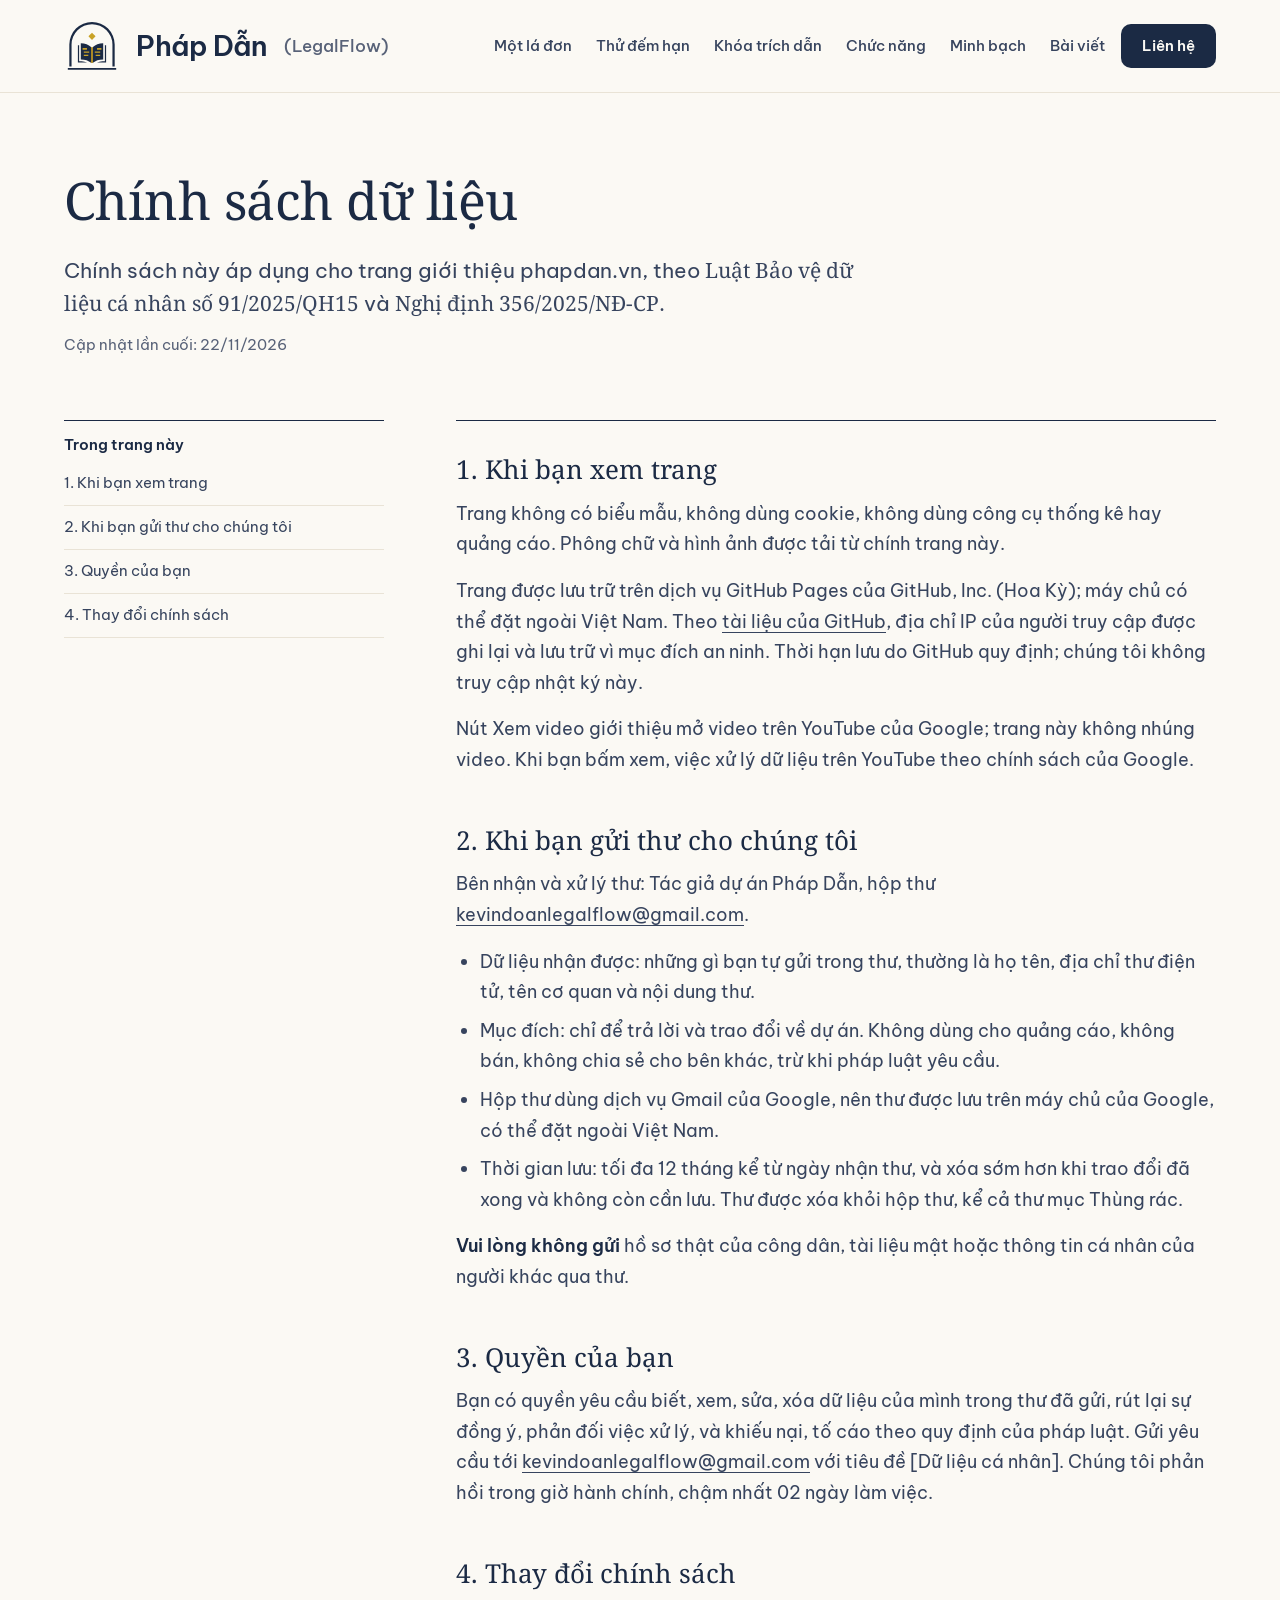
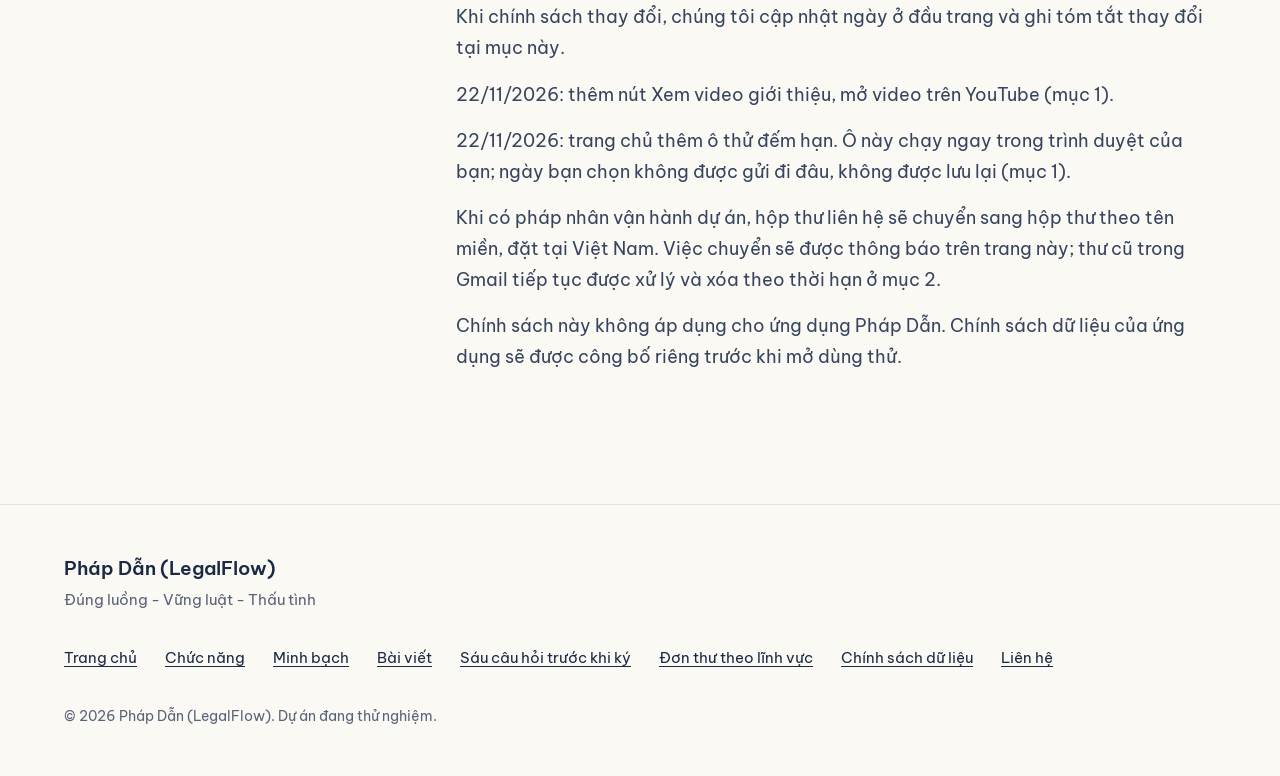
<file: chinh-sach-du-lieu.html>
<!doctype html>
<html lang="vi">
<head>
<meta charset="utf-8">
<title>Chính sách dữ liệu | Pháp Dẫn (LegalFlow)</title>
<meta name="viewport" content="width=device-width, initial-scale=1">
<meta name="color-scheme" content="light dark">
<meta name="description" content="Chính sách dữ liệu của trang giới thiệu phapdan.vn.">
<meta property="og:title" content="Chính sách dữ liệu | Pháp Dẫn (LegalFlow)">
<meta property="og:description" content="Chính sách dữ liệu của trang giới thiệu phapdan.vn.">
<link rel="canonical" href="https://phapdan.vn/chinh-sach-du-lieu.html">
<meta property="og:url" content="https://phapdan.vn/chinh-sach-du-lieu.html">
<meta property="og:locale" content="vi_VN">
<meta property="og:type" content="website">
<meta property="og:image" content="https://phapdan.vn/og-image.png">
<meta property="og:image:width" content="1200">
<meta property="og:image:height" content="630">
<meta property="og:image:alt" content="Logo Pháp Dẫn (LegalFlow): sách mở dưới vòm">
<meta name="twitter:card" content="summary_large_image">
<meta name="theme-color" content="#1B2A44">

<link rel="icon" href="favicon.ico" sizes="32x32">
<link rel="icon" href="favicon.svg" type="image/svg+xml">
<link rel="apple-touch-icon" href="apple-touch-icon.png">
<link rel="manifest" href="site.webmanifest">
<link rel="stylesheet" href="assets/css/mau.css">
<link rel="stylesheet" href="assets/css/site.css">

</head>
<body>
<header class="site-head">
<div class="wrap site-head__in">
<a class="brand" href="./" aria-label="Pháp Dẫn (LegalFlow), về trang chủ">
<picture><source srcset="assets/logo-phap-dan-bieu-tuong-nen-toi.svg" media="(prefers-color-scheme: dark)"><img src="assets/logo-phap-dan-bieu-tuong.svg" width="56" height="56" alt=""></picture>
<span class="brand__name">Pháp Dẫn</span><span class="brand__sub">(LegalFlow)</span>
</a>
<nav class="nav" aria-label="Điều hướng chính">
<a href="./#mot-ho-so">Một lá đơn</a>
<a href="./#thu-dem-han">Thử đếm hạn</a>
<a href="./#khoa-trich-dan">Khóa trích dẫn</a>
<a href="./#chuc-nang">Chức năng</a>
<a href="minh-bach.html">Minh bạch</a>
<a href="bai-viet/">Bài viết</a>
</nav>
<details class="mnav"><summary>Mục lục</summary>
<nav aria-label="Mục lục trên điện thoại">
<a href="./#mot-ho-so">Một lá đơn</a>
<a href="./#thu-dem-han">Thử đếm hạn</a>
<a href="./#khoa-trich-dan">Khóa trích dẫn</a>
<a href="./#chuc-nang">Chức năng</a>
<a href="minh-bach.html">Minh bạch</a>
<a href="bai-viet/">Bài viết</a>
<a href="chinh-sach-du-lieu.html" aria-current="page">Chính sách dữ liệu</a>
<a href="lien-he.html">Liên hệ</a>
</nav></details>
<a class="btn btn--primary btn--sm" href="lien-he.html">Liên hệ</a>
</div>
</header>
<main>
<section class="page-head">
<div class="wrap">
<h1 class="h1">Chính sách dữ liệu</h1>
<p class="lede">Chính sách này áp dụng cho trang giới thiệu phapdan.vn, theo <span class="cite">Luật Bảo vệ dữ liệu cá nhân số 91/2025/QH15</span> và <span class="cite">Nghị định 356/2025/NĐ-CP</span>.</p>
<p class="note">Cập nhật lần cuối: 22/11/2026</p>
</div>
</section>

<div class="wrap policy">
<nav class="toc" aria-label="Mục lục chính sách">
<strong>Trong trang này</strong>
<a href="#muc-1">1. Khi bạn xem trang</a>
<a href="#muc-2">2. Khi bạn gửi thư cho chúng tôi</a>
<a href="#muc-3">3. Quyền của bạn</a>
<a href="#muc-4">4. Thay đổi chính sách</a>
</nav>
<article class="doc">
<h2 id="muc-1">1. Khi bạn xem trang</h2>
<p>Trang không có biểu mẫu, không dùng cookie, không dùng công cụ thống kê hay quảng cáo. Phông chữ và hình ảnh được tải từ chính trang này.</p>
<p>Trang được lưu trữ trên dịch vụ GitHub Pages của GitHub, Inc. (Hoa Kỳ); máy chủ có thể đặt ngoài Việt Nam. Theo <a href="https://docs.github.com/en/pages/getting-started-with-github-pages/what-is-github-pages" rel="noopener">tài liệu của GitHub</a>, địa chỉ IP của người truy cập được ghi lại và lưu trữ vì mục đích an ninh. Thời hạn lưu do GitHub quy định; chúng tôi không truy cập nhật ký này.</p>
<p>Nút Xem video giới thiệu mở video trên YouTube của Google; trang này không nhúng video. Khi bạn bấm xem, việc xử lý dữ liệu trên YouTube theo chính sách của Google.</p>
<h2 id="muc-2">2. Khi bạn gửi thư cho chúng tôi</h2>
<p>Bên nhận và xử lý thư: Tác giả dự án Pháp Dẫn, hộp thư <a href="mailto:kevindoanlegalflow@gmail.com">kevindoanlegalflow@gmail.com</a>.</p>
<ul>
<li>Dữ liệu nhận được: những gì bạn tự gửi trong thư, thường là họ tên, địa chỉ thư điện tử, tên cơ quan và nội dung thư.</li>
<li>Mục đích: chỉ để trả lời và trao đổi về dự án. Không dùng cho quảng cáo, không bán, không chia sẻ cho bên khác, trừ khi pháp luật yêu cầu.</li>
<li>Hộp thư dùng dịch vụ Gmail của Google, nên thư được lưu trên máy chủ của Google, có thể đặt ngoài Việt Nam.</li>
<li>Thời gian lưu: tối đa 12 tháng kể từ ngày nhận thư, và xóa sớm hơn khi trao đổi đã xong và không còn cần lưu. Thư được xóa khỏi hộp thư, kể cả thư mục Thùng rác.</li>
</ul>
<p><strong>Vui lòng không gửi</strong> hồ sơ thật của công dân, tài liệu mật hoặc thông tin cá nhân của người khác qua thư.</p>
<h2 id="muc-3">3. Quyền của bạn</h2>
<p>Bạn có quyền yêu cầu biết, xem, sửa, xóa dữ liệu của mình trong thư đã gửi, rút lại sự đồng ý, phản đối việc xử lý, và khiếu nại, tố cáo theo quy định của pháp luật. Gửi yêu cầu tới <a href="mailto:kevindoanlegalflow@gmail.com?subject=%5BD%E1%BB%AF%20li%E1%BB%87u%20c%C3%A1%20nh%C3%A2n%5D">kevindoanlegalflow@gmail.com</a> với tiêu đề [Dữ liệu cá nhân]. Chúng tôi phản hồi trong giờ hành chính, chậm nhất 02 ngày làm việc.</p>
<h2 id="muc-4">4. Thay đổi chính sách</h2>
<p>Khi chính sách thay đổi, chúng tôi cập nhật ngày ở đầu trang và ghi tóm tắt thay đổi tại mục này.</p>
<p>22/11/2026: thêm nút Xem video giới thiệu, mở video trên YouTube (mục 1).</p><p>22/11/2026: trang chủ thêm ô thử đếm hạn. Ô này chạy ngay trong trình duyệt của bạn; ngày bạn chọn không được gửi đi đâu, không được lưu lại (mục 1).</p>
<p>Khi có pháp nhân vận hành dự án, hộp thư liên hệ sẽ chuyển sang hộp thư theo tên miền, đặt tại Việt Nam. Việc chuyển sẽ được thông báo trên trang này; thư cũ trong Gmail tiếp tục được xử lý và xóa theo thời hạn ở mục 2.</p>
<p>Chính sách này không áp dụng cho ứng dụng Pháp Dẫn. Chính sách dữ liệu của ứng dụng sẽ được công bố riêng trước khi mở dùng thử.</p>
</article>
</div>
</main>

<footer class="site-foot">
<div class="wrap site-foot__in">
<div>
<p class="site-foot__brand">Pháp Dẫn (LegalFlow)</p>
<p class="site-foot__tag">Đúng luồng - Vững luật - Thấu tình</p>
</div>
<nav aria-label="Liên kết cuối trang">
<a href="./">Trang chủ</a>
<a href="./#chuc-nang">Chức năng</a>
<a href="minh-bach.html">Minh bạch</a>
<a href="bai-viet/">Bài viết</a>
<a href="sau-cau-hoi-truoc-khi-ky.html">Sáu câu hỏi trước khi ký</a>
<a href="don-thu-theo-linh-vuc.html">Đơn thư theo lĩnh vực</a>
<a href="chinh-sach-du-lieu.html">Chính sách dữ liệu</a>
<a href="lien-he.html">Liên hệ</a>
</nav>
<p class="site-foot__legal">© 2026 Pháp Dẫn (LegalFlow). Dự án đang thử nghiệm.</p>
</div>
</footer>
<script>
(function(){var a=document.querySelector('a[data-zoom]');if(!a||!window.HTMLDialogElement)return;
var d=document.getElementById('lb'),b=d.querySelector('button');
a.addEventListener('click',function(e){e.preventDefault();d.showModal();b.focus();});
b.addEventListener('click',function(){d.close();});
d.addEventListener('click',function(e){if(e.target===d)d.close();});
d.addEventListener('close',function(){a.focus();});})();
(function(){var m=document.querySelector('.mnav');if(!m)return;
m.addEventListener('click',function(e){if(e.target.closest('nav a'))m.open=false;});
document.addEventListener('keydown',function(e){if(e.key==='Escape'&&m.open){m.open=false;m.querySelector('summary').focus();}});})();
(function(){
var w=document.querySelector('[data-dem]');if(!w)return;
var inp=w.querySelector('.dem__in'),cal=w.querySelector('[data-cal]'),kq=w.querySelector('[data-kq]');
if(!inp||!cal||!kq)return;
/* Ngày nghỉ: NQ 28/2026/QH16 (24/11/2026, không hoán đổi); TB 11483/TB-BNV ngày 09/10/2026 (Tết 2027); khoảng đã đối chiếu: 01/11/2026 - 15/03/2027 */
var LE={'2026-11-24':'Ngày Văn hóa Việt Nam','2027-01-01':'Tết Dương lịch','2027-02-04':'Tết Âm lịch','2027-02-05':'Tết Âm lịch','2027-02-06':'Tết Âm lịch','2027-02-07':'Tết Âm lịch','2027-02-08':'Tết Âm lịch','2027-02-09':'Tết Âm lịch','2027-02-10':'Tết Âm lịch'};
var THU=['chủ nhật','thứ hai','thứ ba','thứ tư','thứ năm','thứ sáu','thứ bảy'];
function p(s){var a=s.split('-');return new Date(Date.UTC(+a[0],+a[1]-1,+a[2]));}
function k(d){var m=d.getUTCMonth()+1,n=d.getUTCDate();return d.getUTCFullYear()+'-'+(m<10?'0':'')+m+'-'+(n<10?'0':'')+n;}
function dmy(d){var m=d.getUTCMonth()+1,n=d.getUTCDate();return (n<10?'0':'')+n+'/'+(m<10?'0':'')+m+'/'+d.getUTCFullYear();}
function them(d,n){return new Date(d.getTime()+n*86400000);}
function nghi(d){var t=d.getUTCDay();return t===0||t===6||!!LE[k(d)];}
function ve(){
 cal.textContent='';kq.textContent='';
 var s=inp.value;if(!s||!/^\d{4}-\d{2}-\d{2}$/.test(s))return;
 var g=p(s);if(isNaN(g.getTime()))return;
 if((inp.min&&s<inp.min)||(inp.max&&s>inp.max)){kq.textContent='Ngày '+dmy(g)+' nằm ngoài khoảng đã đối chiếu lịch nghỉ lễ (01/11/2026 đến 04/03/2027). Trang không tính hạn cho ngày này.';return;}
 if(nghi(g)){kq.textContent='Ngày '+dmy(g)+' là '+(LE[k(g)]?'ngày nghỉ lễ ('+LE[k(g)]+')':THU[g.getUTCDay()])+', không phải ngày làm việc. Hãy chọn đúng ngày ghi trên phiếu tiếp nhận của cơ quan; trang không tự đổi sang ngày khác.';return;}
 var r=new Date(g);
 var ds=[{d:new Date(r),t:'recv',nh:'Ngày nhận'}],cur=new Date(r),dem=0;
 while(dem<7){cur=them(cur,1);
  var t=LE[k(cur)]?'off':(nghi(cur)?'skip':'count'),nh='';
  if(t==='count'){dem++;nh='Ngày '+dem;}else if(t==='off'){nh='Nghỉ lễ';}else{nh='Nghỉ';}
  ds.push({d:new Date(cur),t:t,nh:nh});}
 ds[ds.length-1].t='due';ds[ds.length-1].nh='Hạn';
 var dau=new Date(ds[0].d);while(dau.getUTCDay()!==1){dau=them(dau,-1);}
 var cuoi=new Date(ds[ds.length-1].d);while(cuoi.getUTCDay()!==0){cuoi=them(cuoi,1);}
 var map={};for(var i=0;i<ds.length;i++){map[k(ds[i].d)]=ds[i];}
 var hd=['T2','T3','T4','T5','T6','T7','CN'];
 for(var j=0;j<7;j++){var h=document.createElement('div');h.className='dem__hd';h.textContent=hd[j];cal.appendChild(h);}
 for(var d=new Date(dau);d<=cuoi;d=them(d,1)){
  var o=map[k(d)],c=document.createElement('div');
  if(!o){c.className='dem__d dem__d--blank';c.setAttribute('aria-hidden','true');
   var sb=document.createElement('b');sb.textContent=d.getUTCDate();sb.style.opacity='.35';c.appendChild(sb);}
  else{c.className='dem__d dem__d--'+o.t;
   var b=document.createElement('b');b.textContent=d.getUTCDate();c.appendChild(b);
   c.appendChild(document.createTextNode(o.nh));
   c.setAttribute('aria-label',dmy(d)+', '+o.nh);}
  cal.appendChild(c);}
 var ht=ds[ds.length-1].d;
 kq.textContent='Ngày nhận '+dmy(r)+' ('+THU[r.getUTCDay()]+'). Ngày cuối của thời hạn thụ lý: '+dmy(ht)+', '+THU[ht.getUTCDay()]+'.';}
inp.addEventListener('change',ve);inp.addEventListener('input',ve);ve();})();
</script>
</body>
</html>
</file>
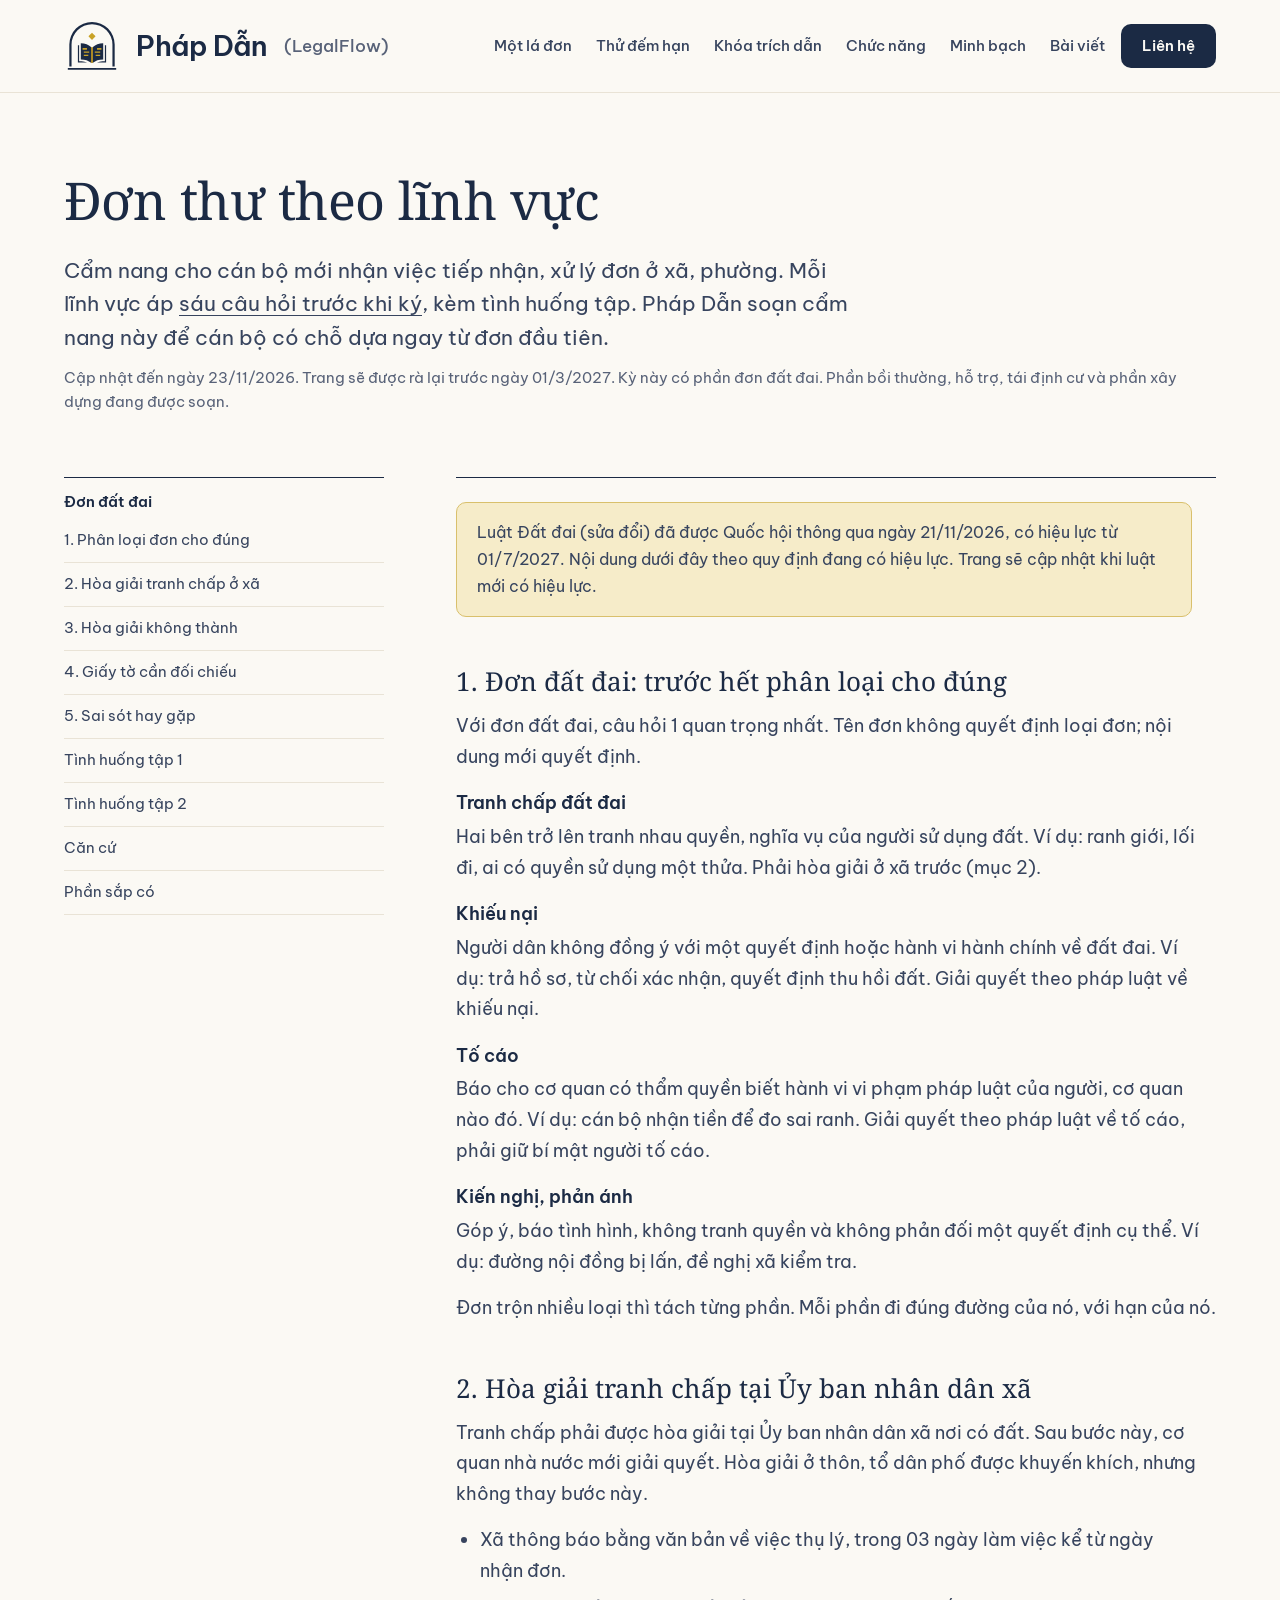
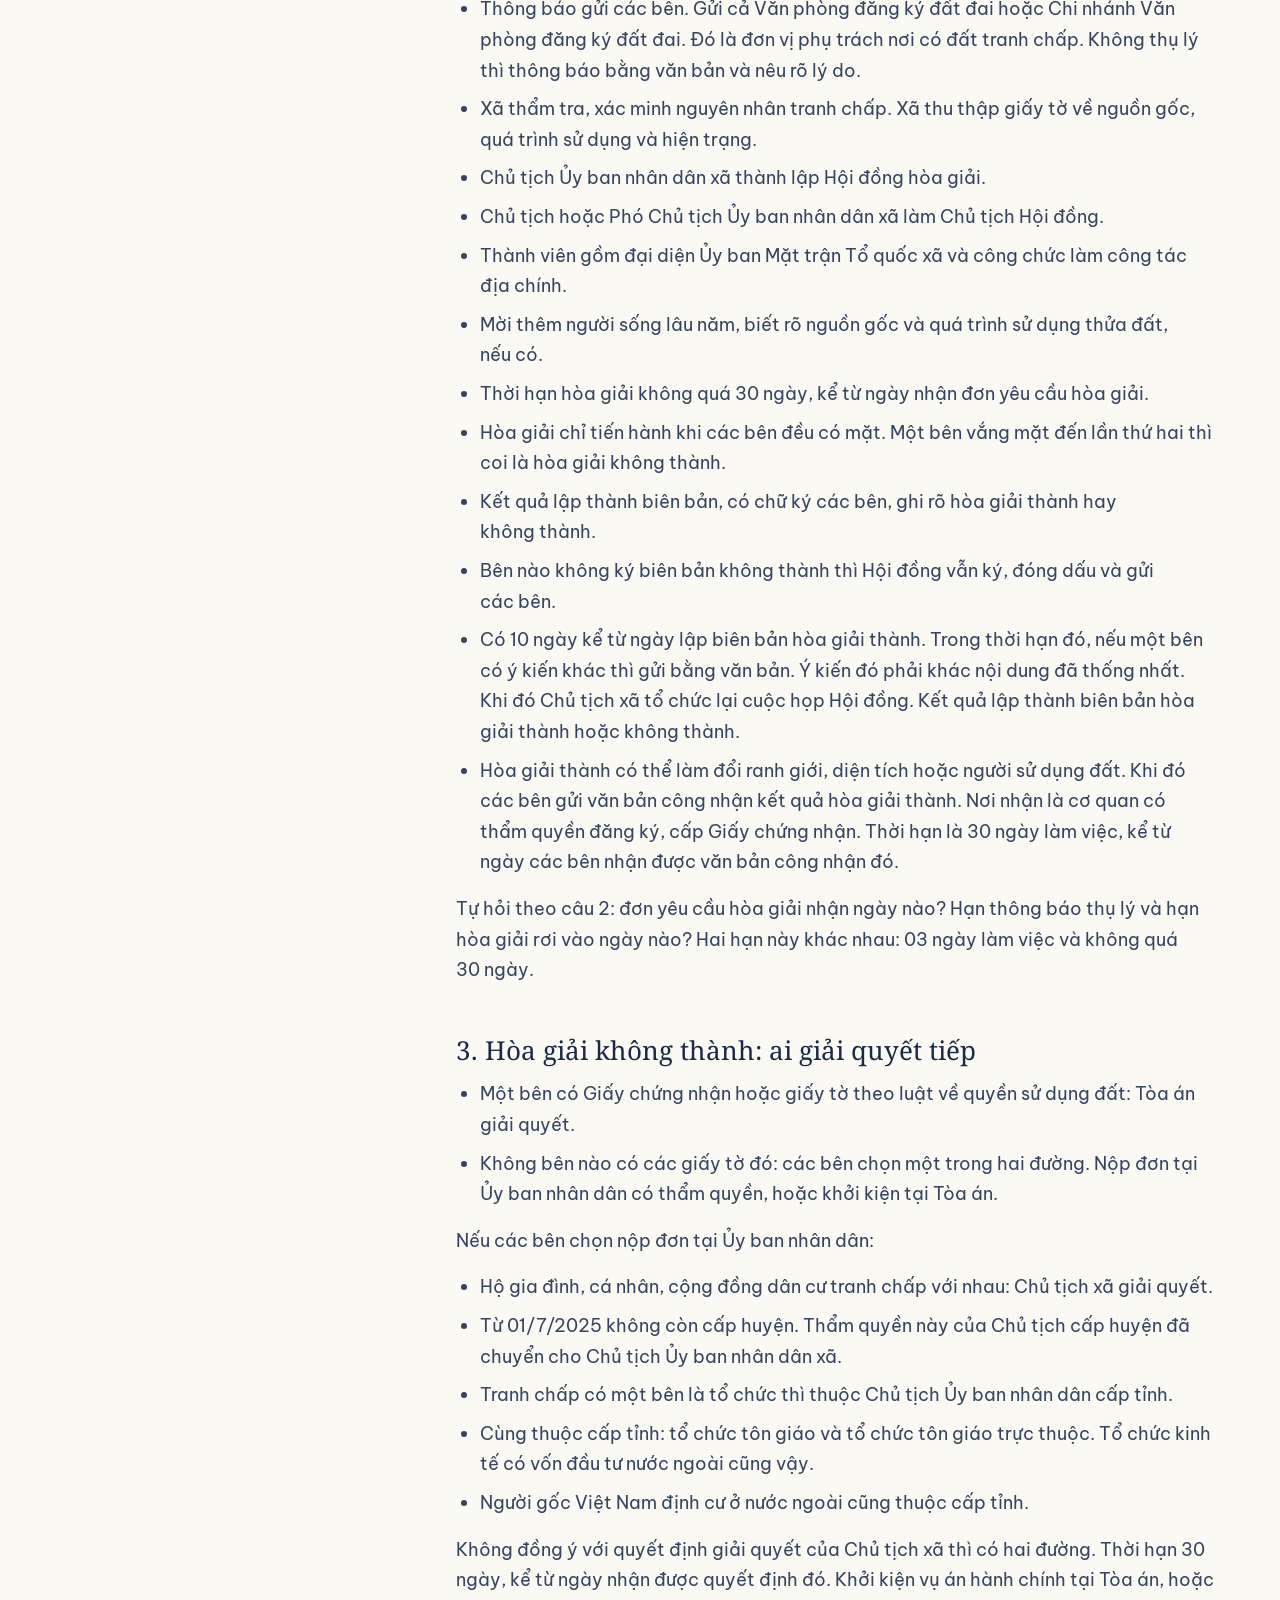
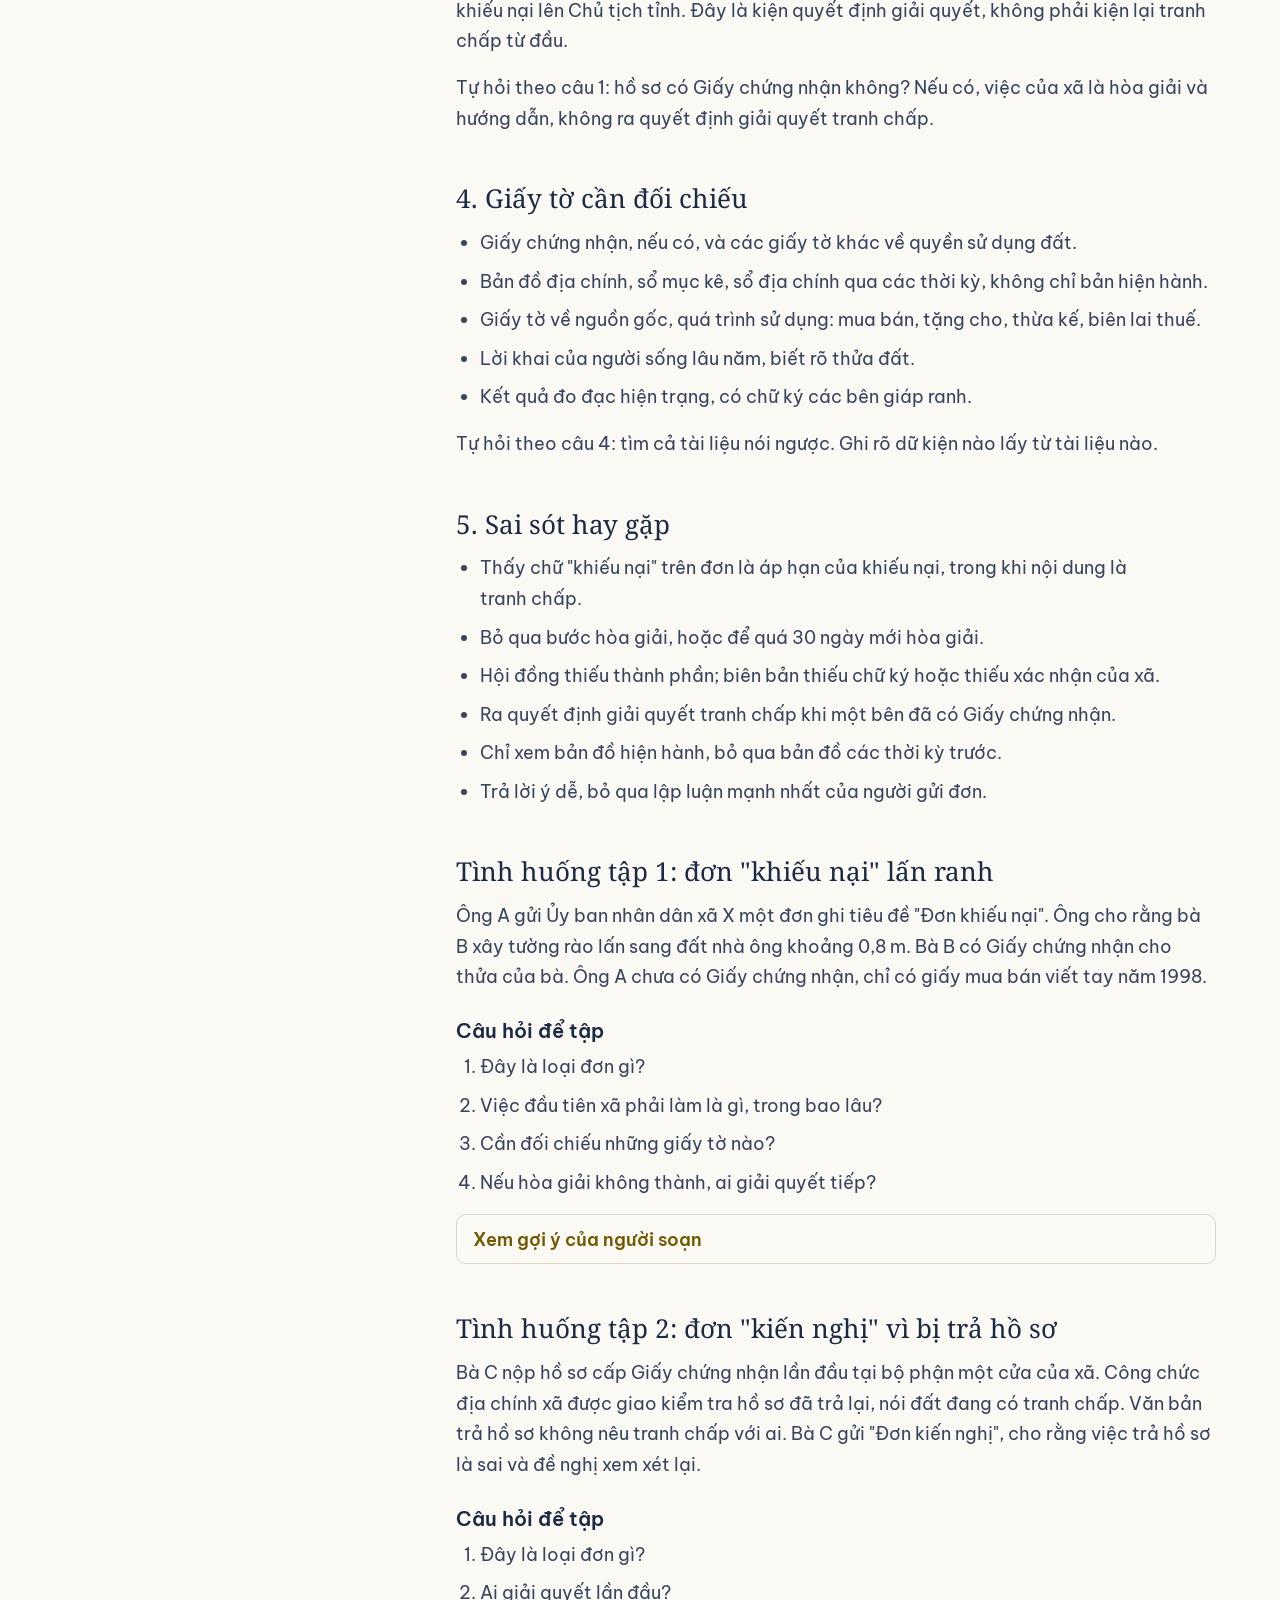
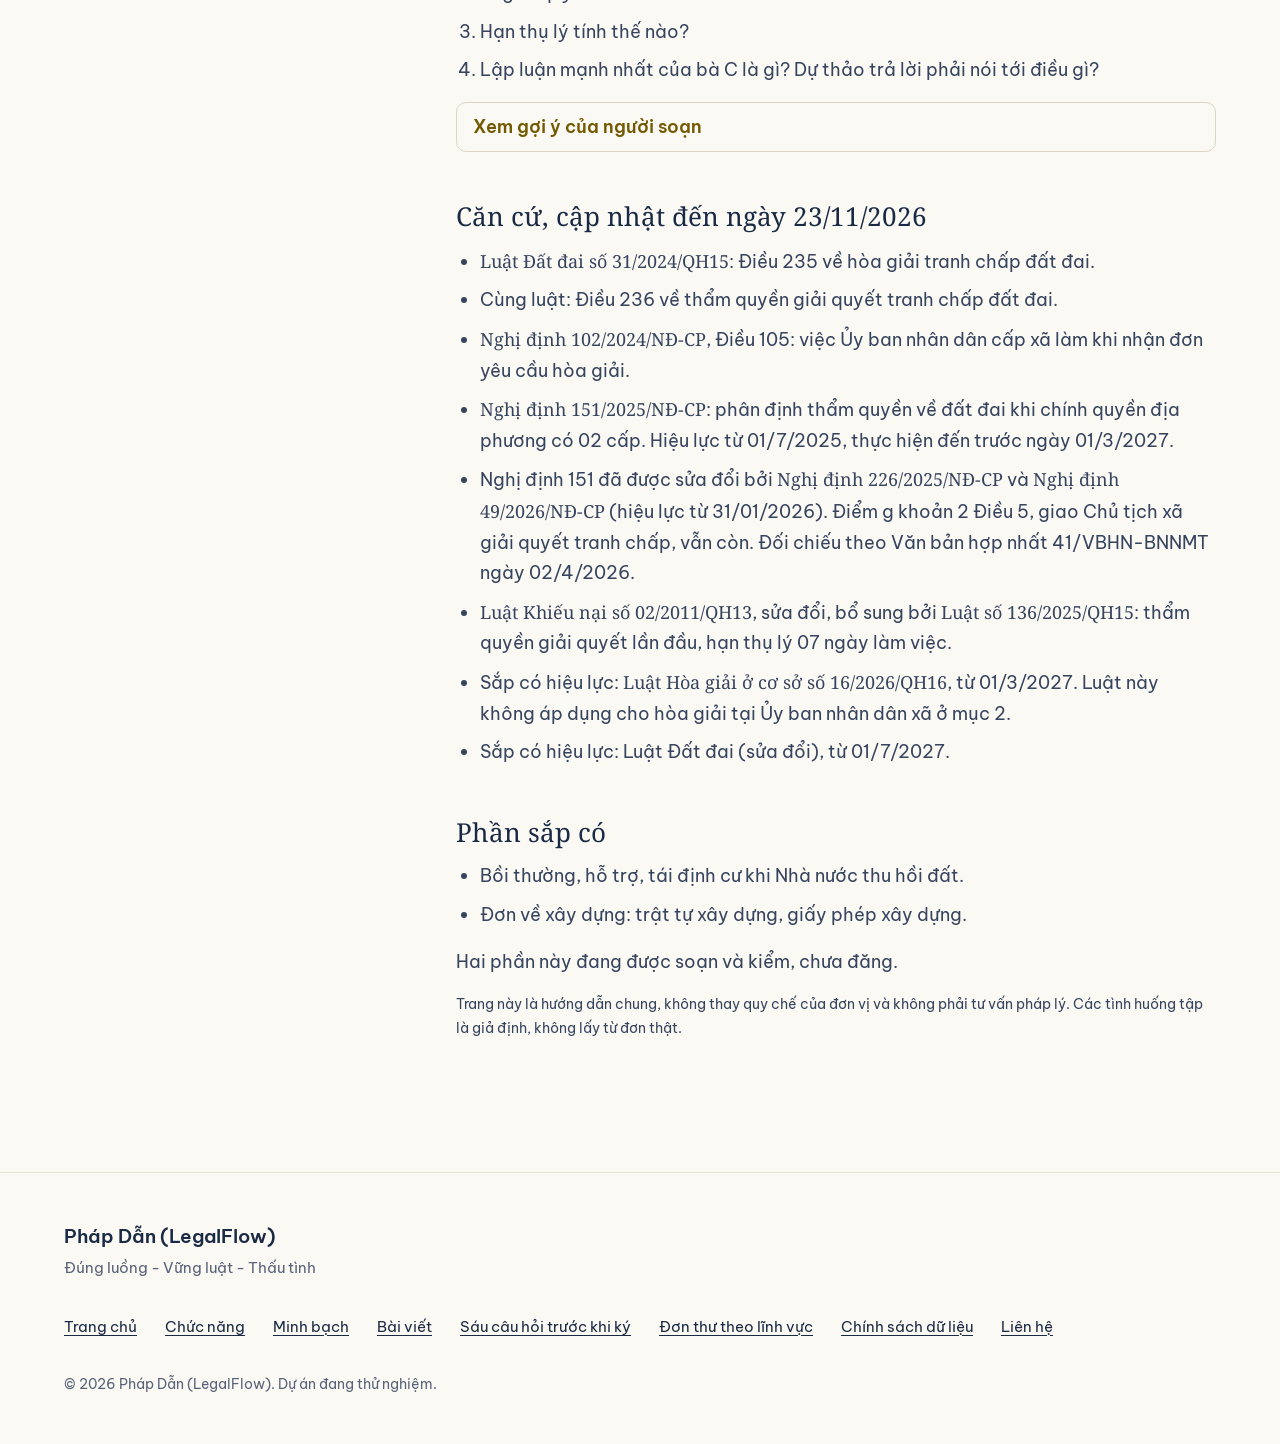
<file: don-thu-theo-linh-vuc.html>
<!doctype html>
<html lang="vi">
<head>
<meta charset="utf-8">
<title>Đơn thư theo lĩnh vực: đơn đất đai | Pháp Dẫn (LegalFlow)</title>
<meta name="viewport" content="width=device-width, initial-scale=1">
<meta name="color-scheme" content="light dark">
<meta name="description" content="Cẩm nang cho cán bộ xã, phường: phân loại đơn đất đai, hòa giải tranh chấp ở xã, giấy tờ cần đối chiếu, tình huống tập.">
<meta property="og:title" content="Đơn thư theo lĩnh vực: đơn đất đai | Pháp Dẫn (LegalFlow)">
<meta property="og:description" content="Cẩm nang cho cán bộ xã, phường: phân loại đơn đất đai, hòa giải tranh chấp ở xã, giấy tờ cần đối chiếu, tình huống tập.">
<link rel="canonical" href="https://phapdan.vn/don-thu-theo-linh-vuc.html">
<meta property="og:url" content="https://phapdan.vn/don-thu-theo-linh-vuc.html">
<meta property="og:locale" content="vi_VN">
<meta property="og:type" content="website">
<meta property="og:image" content="https://phapdan.vn/og-image.png">
<meta property="og:image:width" content="1200">
<meta property="og:image:height" content="630">
<meta property="og:image:alt" content="Logo Pháp Dẫn (LegalFlow): sách mở dưới vòm">
<meta name="twitter:card" content="summary_large_image">
<meta name="theme-color" content="#1B2A44">

<link rel="icon" href="favicon.ico" sizes="32x32">
<link rel="icon" href="favicon.svg" type="image/svg+xml">
<link rel="apple-touch-icon" href="apple-touch-icon.png">
<link rel="manifest" href="site.webmanifest">
<link rel="stylesheet" href="assets/css/mau.css">
<link rel="stylesheet" href="assets/css/site.css">

</head>
<body>
<header class="site-head">
<div class="wrap site-head__in">
<a class="brand" href="./" aria-label="Pháp Dẫn (LegalFlow), về trang chủ">
<picture><source srcset="assets/logo-phap-dan-bieu-tuong-nen-toi.svg" media="(prefers-color-scheme: dark)"><img src="assets/logo-phap-dan-bieu-tuong.svg" width="56" height="56" alt=""></picture>
<span class="brand__name">Pháp Dẫn</span><span class="brand__sub">(LegalFlow)</span>
</a>
<nav class="nav" aria-label="Điều hướng chính">
<a href="./#mot-ho-so">Một lá đơn</a>
<a href="./#thu-dem-han">Thử đếm hạn</a>
<a href="./#khoa-trich-dan">Khóa trích dẫn</a>
<a href="./#chuc-nang">Chức năng</a>
<a href="minh-bach.html">Minh bạch</a>
<a href="bai-viet/">Bài viết</a>
</nav>
<details class="mnav"><summary>Mục lục</summary>
<nav aria-label="Mục lục trên điện thoại">
<a href="./#mot-ho-so">Một lá đơn</a>
<a href="./#thu-dem-han">Thử đếm hạn</a>
<a href="./#khoa-trich-dan">Khóa trích dẫn</a>
<a href="./#chuc-nang">Chức năng</a>
<a href="minh-bach.html">Minh bạch</a>
<a href="bai-viet/">Bài viết</a>
<a href="chinh-sach-du-lieu.html">Chính sách dữ liệu</a>
<a href="lien-he.html">Liên hệ</a>
</nav></details>
<a class="btn btn--primary btn--sm" href="lien-he.html">Liên hệ</a>
</div>
</header>
<main>
<section class="page-head">
<div class="wrap">
<h1 class="h1">Đơn thư theo lĩnh vực</h1>
<p class="lede">Cẩm nang cho cán bộ mới nhận việc tiếp nhận, xử lý đơn ở xã, phường. Mỗi lĩnh vực áp <a href="sau-cau-hoi-truoc-khi-ky.html">sáu câu hỏi trước khi ký</a>, kèm tình huống tập. Pháp Dẫn soạn cẩm nang này để cán bộ có chỗ dựa ngay từ đơn đầu tiên.</p>
<p class="note">Cập nhật đến ngày 23/11/2026. Trang sẽ được rà lại trước ngày 01/3/2027. Kỳ này có phần đơn đất đai. Phần bồi thường, hỗ trợ, tái định cư và phần xây dựng đang được soạn.</p>
</div>
</section>

<div class="wrap policy">
<nav class="toc" aria-label="Mục lục cẩm nang">
<strong>Đơn đất đai</strong>
<a href="#phan-loai">1. Phân loại đơn cho đúng</a>
<a href="#hoa-giai">2. Hòa giải tranh chấp ở xã</a>
<a href="#sau-hoa-giai">3. Hòa giải không thành</a>
<a href="#giay-to">4. Giấy tờ cần đối chiếu</a>
<a href="#sai-sot">5. Sai sót hay gặp</a>
<a href="#tinh-huong-1">Tình huống tập 1</a>
<a href="#tinh-huong-2">Tình huống tập 2</a>
<a href="#can-cu">Căn cứ</a>
<a href="#sap-co">Phần sắp có</a>
</nav>
<article class="doc">
<p class="callout" role="note">Luật Đất đai (sửa đổi) đã được Quốc hội thông qua ngày 21/11/2026, có hiệu lực từ 01/7/2027. Nội dung dưới đây theo quy định đang có hiệu lực. Trang sẽ cập nhật khi luật mới có hiệu lực.</p>

<h2 id="phan-loai">1. Đơn đất đai: trước hết phân loại cho đúng</h2>
<p>Với đơn đất đai, câu hỏi 1 quan trọng nhất. Tên đơn không quyết định loại đơn; nội dung mới quyết định.</p>
<dl>
<dt>Tranh chấp đất đai</dt>
<dd>Hai bên trở lên tranh nhau quyền, nghĩa vụ của người sử dụng đất. Ví dụ: ranh giới, lối đi, ai có quyền sử dụng một thửa. Phải hòa giải ở xã trước (mục 2).</dd>
<dt>Khiếu nại</dt>
<dd>Người dân không đồng ý với một quyết định hoặc hành vi hành chính về đất đai. Ví dụ: trả hồ sơ, từ chối xác nhận, quyết định thu hồi đất. Giải quyết theo pháp luật về khiếu nại.</dd>
<dt>Tố cáo</dt>
<dd>Báo cho cơ quan có thẩm quyền biết hành vi vi phạm pháp luật của người, cơ quan nào đó. Ví dụ: cán bộ nhận tiền để đo sai ranh. Giải quyết theo pháp luật về tố cáo, phải giữ bí mật người tố cáo.</dd>
<dt>Kiến nghị, phản ánh</dt>
<dd>Góp ý, báo tình hình, không tranh quyền và không phản đối một quyết định cụ thể. Ví dụ: đường nội đồng bị lấn, đề nghị xã kiểm tra.</dd>
</dl>
<p>Đơn trộn nhiều loại thì tách từng phần. Mỗi phần đi đúng đường của nó, với hạn của nó.</p>

<h2 id="hoa-giai">2. Hòa giải tranh chấp tại Ủy ban nhân dân xã</h2>
<p>Tranh chấp phải được hòa giải tại Ủy ban nhân dân xã nơi có đất. Sau bước này, cơ quan nhà nước mới giải quyết. Hòa giải ở thôn, tổ dân phố được khuyến khích, nhưng không thay bước này.</p>
<ul>
<li>Xã thông báo bằng văn bản về việc thụ lý, trong 03 ngày làm việc kể từ ngày nhận đơn.</li>
<li>Thông báo gửi các bên. Gửi cả Văn phòng đăng ký đất đai hoặc Chi nhánh Văn phòng đăng ký đất đai. Đó là đơn vị phụ trách nơi có đất tranh chấp. Không thụ lý thì thông báo bằng văn bản và nêu rõ lý do.</li>
<li>Xã thẩm tra, xác minh nguyên nhân tranh chấp. Xã thu thập giấy tờ về nguồn gốc, quá trình sử dụng và hiện trạng.</li>
<li>Chủ tịch Ủy ban nhân dân xã thành lập Hội đồng hòa giải.</li>
<li>Chủ tịch hoặc Phó Chủ tịch Ủy ban nhân dân xã làm Chủ tịch Hội đồng.</li>
<li>Thành viên gồm đại diện Ủy ban Mặt trận Tổ quốc xã và công chức làm công tác địa chính.</li>
<li>Mời thêm người sống lâu năm, biết rõ nguồn gốc và quá trình sử dụng thửa đất, nếu có.</li>
<li>Thời hạn hòa giải không quá 30 ngày, kể từ ngày nhận đơn yêu cầu hòa giải.</li>
<li>Hòa giải chỉ tiến hành khi các bên đều có mặt. Một bên vắng mặt đến lần thứ hai thì coi là hòa giải không thành.</li>
<li>Kết quả lập thành biên bản, có chữ ký các bên, ghi rõ hòa giải thành hay không thành.</li>
<li>Bên nào không ký biên bản không thành thì Hội đồng vẫn ký, đóng dấu và gửi các bên.</li>
<li>Có 10 ngày kể từ ngày lập biên bản hòa giải thành. Trong thời hạn đó, nếu một bên có ý kiến khác thì gửi bằng văn bản. Ý kiến đó phải khác nội dung đã thống nhất. Khi đó Chủ tịch xã tổ chức lại cuộc họp Hội đồng. Kết quả lập thành biên bản hòa giải thành hoặc không thành.</li>
<li>Hòa giải thành có thể làm đổi ranh giới, diện tích hoặc người sử dụng đất. Khi đó các bên gửi văn bản công nhận kết quả hòa giải thành. Nơi nhận là cơ quan có thẩm quyền đăng ký, cấp Giấy chứng nhận. Thời hạn là 30 ngày làm việc, kể từ ngày các bên nhận được văn bản công nhận đó.</li>
</ul>
<p>Tự hỏi theo câu 2: đơn yêu cầu hòa giải nhận ngày nào? Hạn thông báo thụ lý và hạn hòa giải rơi vào ngày nào? Hai hạn này khác nhau: 03 ngày làm việc và không quá 30 ngày.</p>

<h2 id="sau-hoa-giai">3. Hòa giải không thành: ai giải quyết tiếp</h2>
<ul>
<li>Một bên có Giấy chứng nhận hoặc giấy tờ theo luật về quyền sử dụng đất: Tòa án giải quyết.</li>
<li>Không bên nào có các giấy tờ đó: các bên chọn một trong hai đường. Nộp đơn tại Ủy ban nhân dân có thẩm quyền, hoặc khởi kiện tại Tòa án.</li>
</ul>
<p>Nếu các bên chọn nộp đơn tại Ủy ban nhân dân:</p>
<ul>
<li>Hộ gia đình, cá nhân, cộng đồng dân cư tranh chấp với nhau: Chủ tịch xã giải quyết.</li>
<li>Từ 01/7/2025 không còn cấp huyện. Thẩm quyền này của Chủ tịch cấp huyện đã chuyển cho Chủ tịch Ủy ban nhân dân xã.</li>
<li>Tranh chấp có một bên là tổ chức thì thuộc Chủ tịch Ủy ban nhân dân cấp tỉnh.</li>
<li>Cùng thuộc cấp tỉnh: tổ chức tôn giáo và tổ chức tôn giáo trực thuộc. Tổ chức kinh tế có vốn đầu tư nước ngoài cũng vậy.</li>
<li>Người gốc Việt Nam định cư ở nước ngoài cũng thuộc cấp tỉnh.</li>
</ul>
<p>Không đồng ý với quyết định giải quyết của Chủ tịch xã thì có hai đường. Thời hạn 30 ngày, kể từ ngày nhận được quyết định đó. Khởi kiện vụ án hành chính tại Tòa án, hoặc khiếu nại lên Chủ tịch tỉnh. Đây là kiện quyết định giải quyết, không phải kiện lại tranh chấp từ đầu.</p>
<p>Tự hỏi theo câu 1: hồ sơ có Giấy chứng nhận không? Nếu có, việc của xã là hòa giải và hướng dẫn, không ra quyết định giải quyết tranh chấp.</p>

<h2 id="giay-to">4. Giấy tờ cần đối chiếu</h2>
<ul>
<li>Giấy chứng nhận, nếu có, và các giấy tờ khác về quyền sử dụng đất.</li>
<li>Bản đồ địa chính, sổ mục kê, sổ địa chính qua các thời kỳ, không chỉ bản hiện hành.</li>
<li>Giấy tờ về nguồn gốc, quá trình sử dụng: mua bán, tặng cho, thừa kế, biên lai thuế.</li>
<li>Lời khai của người sống lâu năm, biết rõ thửa đất.</li>
<li>Kết quả đo đạc hiện trạng, có chữ ký các bên giáp ranh.</li>
</ul>
<p>Tự hỏi theo câu 4: tìm cả tài liệu nói ngược. Ghi rõ dữ kiện nào lấy từ tài liệu nào.</p>

<h2 id="sai-sot">5. Sai sót hay gặp</h2>
<ul>
<li>Thấy chữ "khiếu nại" trên đơn là áp hạn của khiếu nại, trong khi nội dung là tranh chấp.</li>
<li>Bỏ qua bước hòa giải, hoặc để quá 30 ngày mới hòa giải.</li>
<li>Hội đồng thiếu thành phần; biên bản thiếu chữ ký hoặc thiếu xác nhận của xã.</li>
<li>Ra quyết định giải quyết tranh chấp khi một bên đã có Giấy chứng nhận.</li>
<li>Chỉ xem bản đồ hiện hành, bỏ qua bản đồ các thời kỳ trước.</li>
<li>Trả lời ý dễ, bỏ qua lập luận mạnh nhất của người gửi đơn.</li>
</ul>

<h2 id="tinh-huong-1">Tình huống tập 1: đơn "khiếu nại" lấn ranh</h2>
<p>Ông A gửi Ủy ban nhân dân xã X một đơn ghi tiêu đề "Đơn khiếu nại". Ông cho rằng bà B xây tường rào lấn sang đất nhà ông khoảng 0,8 m. Bà B có Giấy chứng nhận cho thửa của bà. Ông A chưa có Giấy chứng nhận, chỉ có giấy mua bán viết tay năm 1998.</p>
<h3>Câu hỏi để tập</h3>
<ol>
<li>Đây là loại đơn gì?</li>
<li>Việc đầu tiên xã phải làm là gì, trong bao lâu?</li>
<li>Cần đối chiếu những giấy tờ nào?</li>
<li>Nếu hòa giải không thành, ai giải quyết tiếp?</li>
</ol>
<details>
<summary>Xem gợi ý của người soạn</summary>
<ol>
<li>Tranh chấp đất đai về ranh giới, dù đơn ghi "khiếu nại". Ông A không phản đối quyết định hành chính nào.</li>
<li>Tổ chức hòa giải tại Ủy ban nhân dân xã, không quá 30 ngày từ ngày nhận đơn.</li>
<li>Giấy chứng nhận của bà B và giấy mua bán năm 1998. Bản đồ qua các thời kỳ, kết quả đo đạc hiện trạng có các bên ký.</li>
<li>Bà B đã có Giấy chứng nhận, nên hướng dẫn các bên khởi kiện tại Tòa án. Xã không ra quyết định giải quyết tranh chấp này.</li>
</ol>
<p>Sai lầm hay gặp: thụ lý như khiếu nại và tính hạn 07 ngày làm việc.</p>
</details>

<h2 id="tinh-huong-2">Tình huống tập 2: đơn "kiến nghị" vì bị trả hồ sơ</h2>
<p>Bà C nộp hồ sơ cấp Giấy chứng nhận lần đầu tại bộ phận một cửa của xã. Công chức địa chính xã được giao kiểm tra hồ sơ đã trả lại, nói đất đang có tranh chấp. Văn bản trả hồ sơ không nêu tranh chấp với ai. Bà C gửi "Đơn kiến nghị", cho rằng việc trả hồ sơ là sai và đề nghị xem xét lại.</p>
<h3>Câu hỏi để tập</h3>
<ol>
<li>Đây là loại đơn gì?</li>
<li>Ai giải quyết lần đầu?</li>
<li>Hạn thụ lý tính thế nào?</li>
<li>Lập luận mạnh nhất của bà C là gì? Dự thảo trả lời phải nói tới điều gì?</li>
</ol>
<details>
<summary>Xem gợi ý của người soạn</summary>
<ol>
<li>Khiếu nại: bà C phản đối việc trả hồ sơ và đề nghị xem xét lại. Tên "kiến nghị" không làm đổi loại đơn. Ở đây đối tượng là hành vi của công chức. Nếu xã ban hành quyết định hành chính từ chối, đối tượng là quyết định đó. Xét theo bản chất văn bản, không theo tên gọi.</li>
<li>Chủ tịch Ủy ban nhân dân xã giải quyết lần đầu. Công chức địa chính là người do Chủ tịch xã quản lý trực tiếp. Nếu người trả hồ sơ thuộc cơ quan khác, như Văn phòng đăng ký đất đai, thì thẩm quyền khác. Hãy xác định đúng ai đã trả hồ sơ.</li>
<li>07 ngày làm việc kể từ ngày nhận đơn, theo luật áp dụng từ 01/7/2026. Có thể thử ở <a href="./#thu-dem-han">ô đếm hạn trên trang chủ</a>.</li>
<li>Xã nói "đang có tranh chấp" nhưng không nêu tranh chấp với ai. Dự thảo phải trả lời đúng điểm này: có hồ sơ tranh chấp thật không, ở đâu.</li>
</ol>
<p>Sai lầm hay gặp: coi là kiến nghị, trả lời bằng công văn chung, không thụ lý khiếu nại.</p>
</details>

<h2 id="can-cu">Căn cứ, cập nhật đến ngày 23/11/2026</h2>
<ul>
<li><span class="cite">Luật Đất đai số 31/2024/QH15</span>: Điều 235 về hòa giải tranh chấp đất đai.</li>
<li>Cùng luật: Điều 236 về thẩm quyền giải quyết tranh chấp đất đai.</li>
<li><span class="cite">Nghị định 102/2024/NĐ-CP</span>, Điều 105: việc Ủy ban nhân dân cấp xã làm khi nhận đơn yêu cầu hòa giải.</li>
<li><span class="cite">Nghị định 151/2025/NĐ-CP</span>: phân định thẩm quyền về đất đai khi chính quyền địa phương có 02 cấp. Hiệu lực từ 01/7/2025, thực hiện đến trước ngày 01/3/2027.</li>
<li>Nghị định 151 đã được sửa đổi bởi <span class="cite">Nghị định 226/2025/NĐ-CP</span> và <span class="cite">Nghị định 49/2026/NĐ-CP</span> (hiệu lực từ 31/01/2026). Điểm g khoản 2 Điều 5, giao Chủ tịch xã giải quyết tranh chấp, vẫn còn. Đối chiếu theo Văn bản hợp nhất 41/VBHN-BNNMT ngày 02/4/2026.</li>
<li><span class="cite">Luật Khiếu nại số 02/2011/QH13</span>, sửa đổi, bổ sung bởi <span class="cite">Luật số 136/2025/QH15</span>: thẩm quyền giải quyết lần đầu, hạn thụ lý 07 ngày làm việc.</li>
<li>Sắp có hiệu lực: <span class="cite">Luật Hòa giải ở cơ sở số 16/2026/QH16</span>, từ 01/3/2027. Luật này không áp dụng cho hòa giải tại Ủy ban nhân dân xã ở mục 2.</li>
<li>Sắp có hiệu lực: Luật Đất đai (sửa đổi), từ 01/7/2027.</li>
</ul>

<h2 id="sap-co">Phần sắp có</h2>
<ul>
<li>Bồi thường, hỗ trợ, tái định cư khi Nhà nước thu hồi đất.</li>
<li>Đơn về xây dựng: trật tự xây dựng, giấy phép xây dựng.</li>
</ul>
<p>Hai phần này đang được soạn và kiểm, chưa đăng.</p>
<p class="note">Trang này là hướng dẫn chung, không thay quy chế của đơn vị và không phải tư vấn pháp lý. Các tình huống tập là giả định, không lấy từ đơn thật.</p>
</article>
</div>
</main>

<footer class="site-foot">
<div class="wrap site-foot__in">
<div>
<p class="site-foot__brand">Pháp Dẫn (LegalFlow)</p>
<p class="site-foot__tag">Đúng luồng - Vững luật - Thấu tình</p>
</div>
<nav aria-label="Liên kết cuối trang">
<a href="./">Trang chủ</a>
<a href="./#chuc-nang">Chức năng</a>
<a href="minh-bach.html">Minh bạch</a>
<a href="bai-viet/">Bài viết</a>
<a href="sau-cau-hoi-truoc-khi-ky.html">Sáu câu hỏi trước khi ký</a>
<a href="don-thu-theo-linh-vuc.html">Đơn thư theo lĩnh vực</a>
<a href="chinh-sach-du-lieu.html">Chính sách dữ liệu</a>
<a href="lien-he.html">Liên hệ</a>
</nav>
<p class="site-foot__legal">© 2026 Pháp Dẫn (LegalFlow). Dự án đang thử nghiệm.</p>
</div>
</footer>
<script>
(function(){var a=document.querySelector('a[data-zoom]');if(!a||!window.HTMLDialogElement)return;
var d=document.getElementById('lb'),b=d.querySelector('button');
a.addEventListener('click',function(e){e.preventDefault();d.showModal();b.focus();});
b.addEventListener('click',function(){d.close();});
d.addEventListener('click',function(e){if(e.target===d)d.close();});
d.addEventListener('close',function(){a.focus();});})();
(function(){var m=document.querySelector('.mnav');if(!m)return;
m.addEventListener('click',function(e){if(e.target.closest('nav a'))m.open=false;});
document.addEventListener('keydown',function(e){if(e.key==='Escape'&&m.open){m.open=false;m.querySelector('summary').focus();}});})();
(function(){
var w=document.querySelector('[data-dem]');if(!w)return;
var inp=w.querySelector('.dem__in'),cal=w.querySelector('[data-cal]'),kq=w.querySelector('[data-kq]');
if(!inp||!cal||!kq)return;
/* Ngày nghỉ: NQ 28/2026/QH16 (24/11/2026, không hoán đổi); TB 11483/TB-BNV ngày 09/10/2026 (Tết 2027); khoảng đã đối chiếu: 01/11/2026 - 15/03/2027 */
var LE={'2026-11-24':'Ngày Văn hóa Việt Nam','2027-01-01':'Tết Dương lịch','2027-02-04':'Tết Âm lịch','2027-02-05':'Tết Âm lịch','2027-02-06':'Tết Âm lịch','2027-02-07':'Tết Âm lịch','2027-02-08':'Tết Âm lịch','2027-02-09':'Tết Âm lịch','2027-02-10':'Tết Âm lịch'};
var THU=['chủ nhật','thứ hai','thứ ba','thứ tư','thứ năm','thứ sáu','thứ bảy'];
function p(s){var a=s.split('-');return new Date(Date.UTC(+a[0],+a[1]-1,+a[2]));}
function k(d){var m=d.getUTCMonth()+1,n=d.getUTCDate();return d.getUTCFullYear()+'-'+(m<10?'0':'')+m+'-'+(n<10?'0':'')+n;}
function dmy(d){var m=d.getUTCMonth()+1,n=d.getUTCDate();return (n<10?'0':'')+n+'/'+(m<10?'0':'')+m+'/'+d.getUTCFullYear();}
function them(d,n){return new Date(d.getTime()+n*86400000);}
function nghi(d){var t=d.getUTCDay();return t===0||t===6||!!LE[k(d)];}
function ve(){
 cal.textContent='';kq.textContent='';
 var s=inp.value;if(!s||!/^\d{4}-\d{2}-\d{2}$/.test(s))return;
 var g=p(s);if(isNaN(g.getTime()))return;
 if((inp.min&&s<inp.min)||(inp.max&&s>inp.max)){kq.textContent='Ngày '+dmy(g)+' nằm ngoài khoảng đã đối chiếu lịch nghỉ lễ (01/11/2026 đến 04/03/2027). Trang không tính hạn cho ngày này.';return;}
 if(nghi(g)){kq.textContent='Ngày '+dmy(g)+' là '+(LE[k(g)]?'ngày nghỉ lễ ('+LE[k(g)]+')':THU[g.getUTCDay()])+', không phải ngày làm việc. Hãy chọn đúng ngày ghi trên phiếu tiếp nhận của cơ quan; trang không tự đổi sang ngày khác.';return;}
 var r=new Date(g);
 var ds=[{d:new Date(r),t:'recv',nh:'Ngày nhận'}],cur=new Date(r),dem=0;
 while(dem<7){cur=them(cur,1);
  var t=LE[k(cur)]?'off':(nghi(cur)?'skip':'count'),nh='';
  if(t==='count'){dem++;nh='Ngày '+dem;}else if(t==='off'){nh='Nghỉ lễ';}else{nh='Nghỉ';}
  ds.push({d:new Date(cur),t:t,nh:nh});}
 ds[ds.length-1].t='due';ds[ds.length-1].nh='Hạn';
 var dau=new Date(ds[0].d);while(dau.getUTCDay()!==1){dau=them(dau,-1);}
 var cuoi=new Date(ds[ds.length-1].d);while(cuoi.getUTCDay()!==0){cuoi=them(cuoi,1);}
 var map={};for(var i=0;i<ds.length;i++){map[k(ds[i].d)]=ds[i];}
 var hd=['T2','T3','T4','T5','T6','T7','CN'];
 for(var j=0;j<7;j++){var h=document.createElement('div');h.className='dem__hd';h.textContent=hd[j];cal.appendChild(h);}
 for(var d=new Date(dau);d<=cuoi;d=them(d,1)){
  var o=map[k(d)],c=document.createElement('div');
  if(!o){c.className='dem__d dem__d--blank';c.setAttribute('aria-hidden','true');
   var sb=document.createElement('b');sb.textContent=d.getUTCDate();sb.style.opacity='.35';c.appendChild(sb);}
  else{c.className='dem__d dem__d--'+o.t;
   var b=document.createElement('b');b.textContent=d.getUTCDate();c.appendChild(b);
   c.appendChild(document.createTextNode(o.nh));
   c.setAttribute('aria-label',dmy(d)+', '+o.nh);}
  cal.appendChild(c);}
 var ht=ds[ds.length-1].d;
 kq.textContent='Ngày nhận '+dmy(r)+' ('+THU[r.getUTCDay()]+'). Ngày cuối của thời hạn thụ lý: '+dmy(ht)+', '+THU[ht.getUTCDay()]+'.';}
inp.addEventListener('change',ve);inp.addEventListener('input',ve);ve();})();
</script>
</body>
</html>
</file>
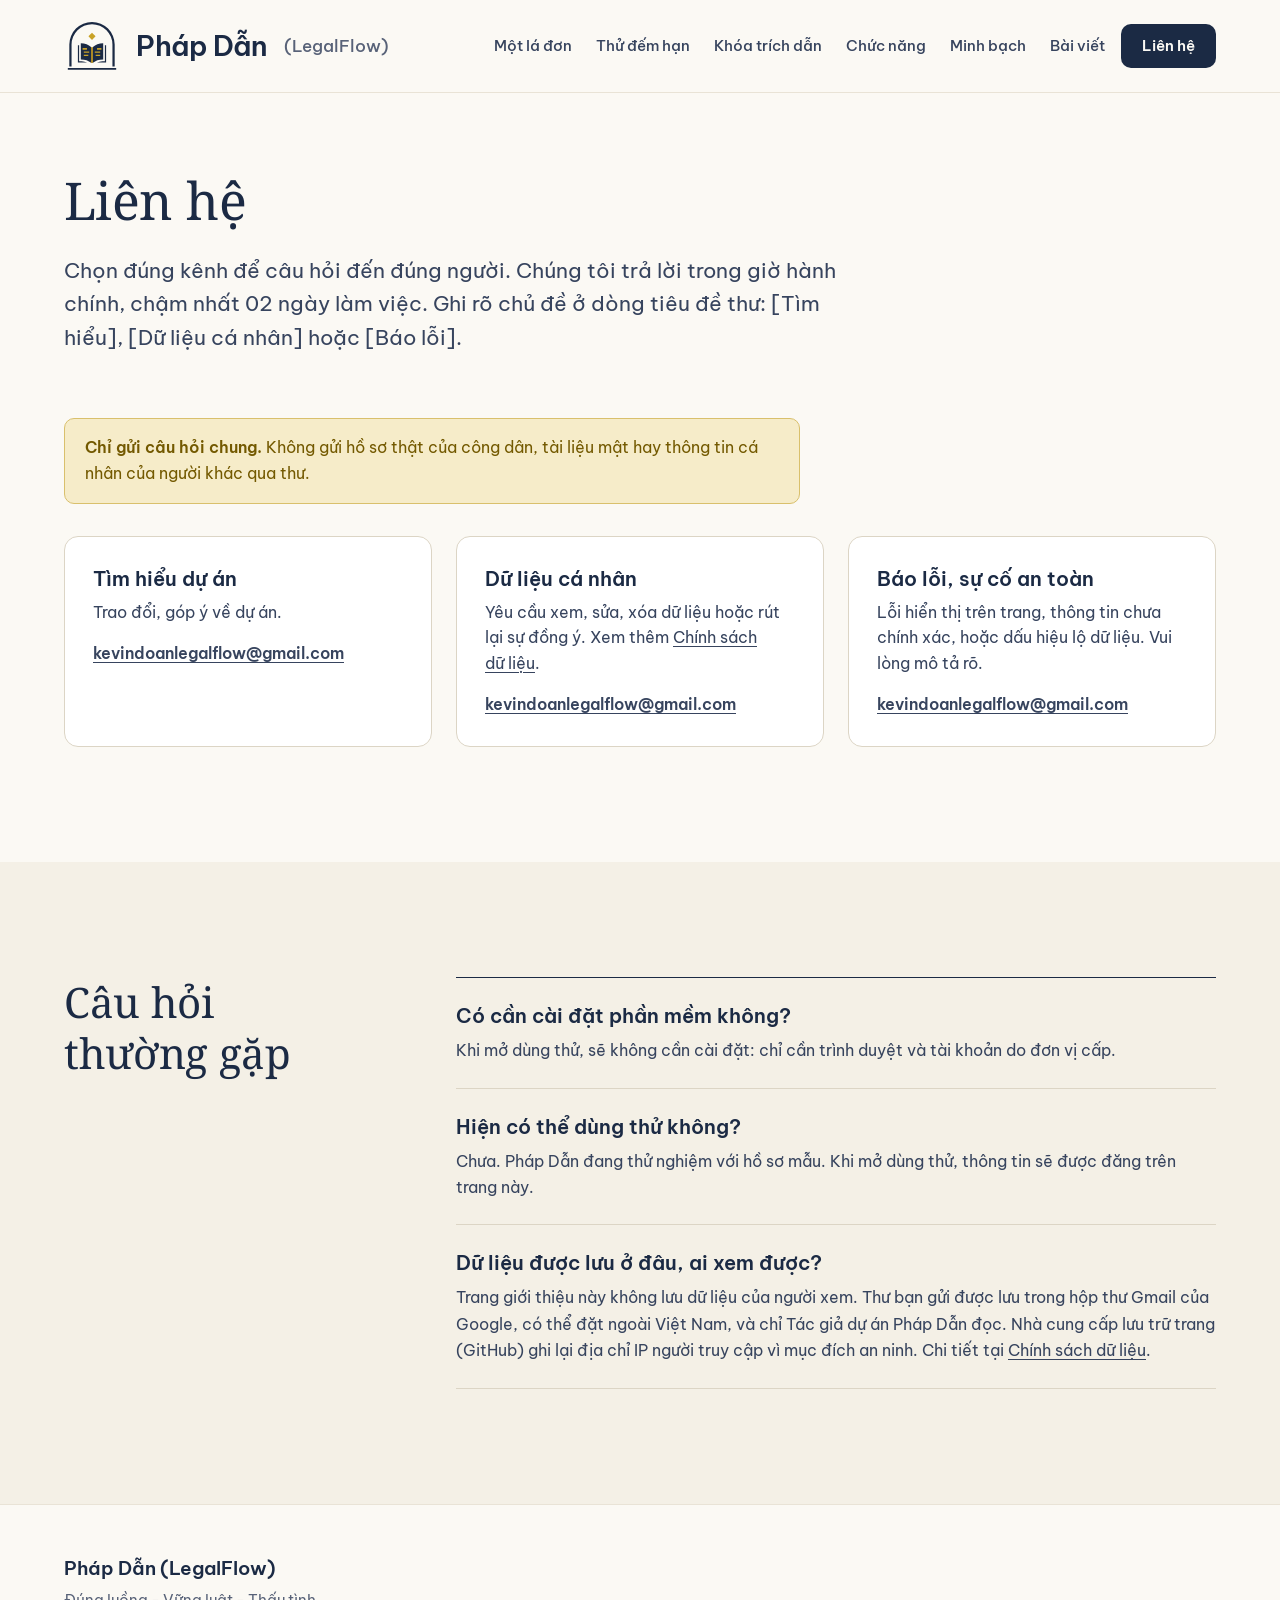
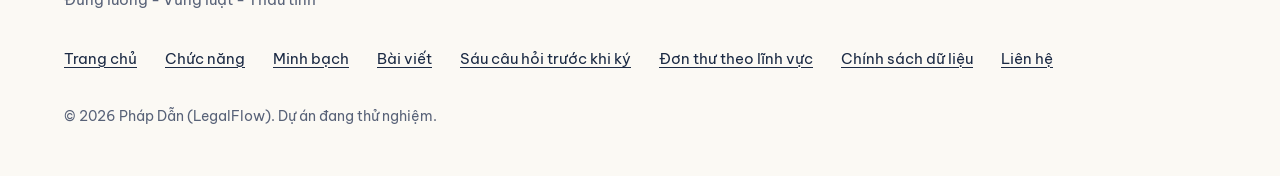
<file: lien-he.html>
<!doctype html>
<html lang="vi">
<head>
<meta charset="utf-8">
<title>Liên hệ | Pháp Dẫn (LegalFlow)</title>
<meta name="viewport" content="width=device-width, initial-scale=1">
<meta name="color-scheme" content="light dark">
<meta name="description" content="Liên hệ tìm hiểu, góp ý về dự án Pháp Dẫn (LegalFlow).">
<meta property="og:title" content="Liên hệ | Pháp Dẫn (LegalFlow)">
<meta property="og:description" content="Liên hệ tìm hiểu, góp ý về dự án Pháp Dẫn (LegalFlow).">
<link rel="canonical" href="https://phapdan.vn/lien-he.html">
<meta property="og:url" content="https://phapdan.vn/lien-he.html">
<meta property="og:locale" content="vi_VN">
<meta property="og:type" content="website">
<meta property="og:image" content="https://phapdan.vn/og-image.png">
<meta property="og:image:width" content="1200">
<meta property="og:image:height" content="630">
<meta property="og:image:alt" content="Logo Pháp Dẫn (LegalFlow): sách mở dưới vòm">
<meta name="twitter:card" content="summary_large_image">
<meta name="theme-color" content="#1B2A44">

<link rel="icon" href="favicon.ico" sizes="32x32">
<link rel="icon" href="favicon.svg" type="image/svg+xml">
<link rel="apple-touch-icon" href="apple-touch-icon.png">
<link rel="manifest" href="site.webmanifest">
<link rel="stylesheet" href="assets/css/mau.css">
<link rel="stylesheet" href="assets/css/site.css">

</head>
<body>
<header class="site-head">
<div class="wrap site-head__in">
<a class="brand" href="./" aria-label="Pháp Dẫn (LegalFlow), về trang chủ">
<picture><source srcset="assets/logo-phap-dan-bieu-tuong-nen-toi.svg" media="(prefers-color-scheme: dark)"><img src="assets/logo-phap-dan-bieu-tuong.svg" width="56" height="56" alt=""></picture>
<span class="brand__name">Pháp Dẫn</span><span class="brand__sub">(LegalFlow)</span>
</a>
<nav class="nav" aria-label="Điều hướng chính">
<a href="./#mot-ho-so">Một lá đơn</a>
<a href="./#thu-dem-han">Thử đếm hạn</a>
<a href="./#khoa-trich-dan">Khóa trích dẫn</a>
<a href="./#chuc-nang">Chức năng</a>
<a href="minh-bach.html">Minh bạch</a>
<a href="bai-viet/">Bài viết</a>
</nav>
<details class="mnav"><summary>Mục lục</summary>
<nav aria-label="Mục lục trên điện thoại">
<a href="./#mot-ho-so">Một lá đơn</a>
<a href="./#thu-dem-han">Thử đếm hạn</a>
<a href="./#khoa-trich-dan">Khóa trích dẫn</a>
<a href="./#chuc-nang">Chức năng</a>
<a href="minh-bach.html">Minh bạch</a>
<a href="bai-viet/">Bài viết</a>
<a href="chinh-sach-du-lieu.html">Chính sách dữ liệu</a>
<a href="lien-he.html" aria-current="page">Liên hệ</a>
</nav></details>
<a class="btn btn--primary btn--sm" href="lien-he.html" aria-current="page">Liên hệ</a>
</div>
</header>
<main>
<section class="page-head">
<div class="wrap">
<h1 class="h1">Liên hệ</h1>
<p class="lede">Chọn đúng kênh để câu hỏi đến đúng người. Chúng tôi trả lời trong giờ hành chính, chậm nhất 02 ngày làm việc. Ghi rõ chủ đề ở dòng tiêu đề thư: [Tìm hiểu], [Dữ liệu cá nhân] hoặc [Báo lỗi].</p>
</div>
</section>

<section class="channels">
<div class="wrap">
<p class="callout" role="note"><strong>Chỉ gửi câu hỏi chung.</strong> Không gửi hồ sơ thật của công dân, tài liệu mật hay thông tin cá nhân của người khác qua thư.</p>
<div class="cards cards--3">
<div class="card">
<h2 class="h3">Tìm hiểu dự án</h2>
<p>Trao đổi, góp ý về dự án.</p>
<p class="mail"><a href="mailto:kevindoanlegalflow@gmail.com?subject=%5BT%C3%ACm%20hi%E1%BB%83u%5D">kevindoanlegalflow@gmail.com</a></p>
</div>
<div class="card">
<h2 class="h3">Dữ liệu cá nhân</h2>
<p>Yêu cầu xem, sửa, xóa dữ liệu hoặc rút lại sự đồng ý. Xem thêm <a href="chinh-sach-du-lieu.html">Chính sách dữ liệu</a>.</p>
<p class="mail"><a href="mailto:kevindoanlegalflow@gmail.com?subject=%5BD%E1%BB%AF%20li%E1%BB%87u%20c%C3%A1%20nh%C3%A2n%5D">kevindoanlegalflow@gmail.com</a></p>
</div>
<div class="card">
<h2 class="h3">Báo lỗi, sự cố an toàn</h2>
<p>Lỗi hiển thị trên trang, thông tin chưa chính xác, hoặc dấu hiệu lộ dữ liệu. Vui lòng mô tả rõ.</p>
<p class="mail"><a href="mailto:kevindoanlegalflow@gmail.com?subject=%5BB%C3%A1o%20l%E1%BB%97i%5D">kevindoanlegalflow@gmail.com</a></p>
</div>
</div>
</div>
</section>

<section class="sec band--soft" aria-labelledby="faq-h">
<div class="wrap split">
<div class="split__text">
<h2 id="faq-h" class="h2">Câu hỏi thường gặp</h2>
</div>
<dl class="split__main faq">
<div>
<dt>Có cần cài đặt phần mềm không?</dt>
<dd>Khi mở dùng thử, sẽ không cần cài đặt: chỉ cần trình duyệt và tài khoản do đơn vị cấp.</dd>
</div>
<div>
<dt>Hiện có thể dùng thử không?</dt>
<dd>Chưa. Pháp Dẫn đang thử nghiệm với hồ sơ mẫu. Khi mở dùng thử, thông tin sẽ được đăng trên trang này.</dd>
</div>
<div>
<dt>Dữ liệu được lưu ở đâu, ai xem được?</dt>
<dd>Trang giới thiệu này không lưu dữ liệu của người xem. Thư bạn gửi được lưu trong hộp thư Gmail của Google, có thể đặt ngoài Việt Nam, và chỉ Tác giả dự án Pháp Dẫn đọc. Nhà cung cấp lưu trữ trang (GitHub) ghi lại địa chỉ IP người truy cập vì mục đích an ninh. Chi tiết tại <a href="chinh-sach-du-lieu.html">Chính sách dữ liệu</a>.</dd>
</div>
</dl>
</div>
</section>
</main>

<footer class="site-foot">
<div class="wrap site-foot__in">
<div>
<p class="site-foot__brand">Pháp Dẫn (LegalFlow)</p>
<p class="site-foot__tag">Đúng luồng - Vững luật - Thấu tình</p>
</div>
<nav aria-label="Liên kết cuối trang">
<a href="./">Trang chủ</a>
<a href="./#chuc-nang">Chức năng</a>
<a href="minh-bach.html">Minh bạch</a>
<a href="bai-viet/">Bài viết</a>
<a href="sau-cau-hoi-truoc-khi-ky.html">Sáu câu hỏi trước khi ký</a>
<a href="don-thu-theo-linh-vuc.html">Đơn thư theo lĩnh vực</a>
<a href="chinh-sach-du-lieu.html">Chính sách dữ liệu</a>
<a href="lien-he.html">Liên hệ</a>
</nav>
<p class="site-foot__legal">© 2026 Pháp Dẫn (LegalFlow). Dự án đang thử nghiệm.</p>
</div>
</footer>
<script>
(function(){var a=document.querySelector('a[data-zoom]');if(!a||!window.HTMLDialogElement)return;
var d=document.getElementById('lb'),b=d.querySelector('button');
a.addEventListener('click',function(e){e.preventDefault();d.showModal();b.focus();});
b.addEventListener('click',function(){d.close();});
d.addEventListener('click',function(e){if(e.target===d)d.close();});
d.addEventListener('close',function(){a.focus();});})();
(function(){var m=document.querySelector('.mnav');if(!m)return;
m.addEventListener('click',function(e){if(e.target.closest('nav a'))m.open=false;});
document.addEventListener('keydown',function(e){if(e.key==='Escape'&&m.open){m.open=false;m.querySelector('summary').focus();}});})();
(function(){
var w=document.querySelector('[data-dem]');if(!w)return;
var inp=w.querySelector('.dem__in'),cal=w.querySelector('[data-cal]'),kq=w.querySelector('[data-kq]');
if(!inp||!cal||!kq)return;
/* Ngày nghỉ: NQ 28/2026/QH16 (24/11/2026, không hoán đổi); TB 11483/TB-BNV ngày 09/10/2026 (Tết 2027); khoảng đã đối chiếu: 01/11/2026 - 15/03/2027 */
var LE={'2026-11-24':'Ngày Văn hóa Việt Nam','2027-01-01':'Tết Dương lịch','2027-02-04':'Tết Âm lịch','2027-02-05':'Tết Âm lịch','2027-02-06':'Tết Âm lịch','2027-02-07':'Tết Âm lịch','2027-02-08':'Tết Âm lịch','2027-02-09':'Tết Âm lịch','2027-02-10':'Tết Âm lịch'};
var THU=['chủ nhật','thứ hai','thứ ba','thứ tư','thứ năm','thứ sáu','thứ bảy'];
function p(s){var a=s.split('-');return new Date(Date.UTC(+a[0],+a[1]-1,+a[2]));}
function k(d){var m=d.getUTCMonth()+1,n=d.getUTCDate();return d.getUTCFullYear()+'-'+(m<10?'0':'')+m+'-'+(n<10?'0':'')+n;}
function dmy(d){var m=d.getUTCMonth()+1,n=d.getUTCDate();return (n<10?'0':'')+n+'/'+(m<10?'0':'')+m+'/'+d.getUTCFullYear();}
function them(d,n){return new Date(d.getTime()+n*86400000);}
function nghi(d){var t=d.getUTCDay();return t===0||t===6||!!LE[k(d)];}
function ve(){
 cal.textContent='';kq.textContent='';
 var s=inp.value;if(!s||!/^\d{4}-\d{2}-\d{2}$/.test(s))return;
 var g=p(s);if(isNaN(g.getTime()))return;
 if((inp.min&&s<inp.min)||(inp.max&&s>inp.max)){kq.textContent='Ngày '+dmy(g)+' nằm ngoài khoảng đã đối chiếu lịch nghỉ lễ (01/11/2026 đến 04/03/2027). Trang không tính hạn cho ngày này.';return;}
 if(nghi(g)){kq.textContent='Ngày '+dmy(g)+' là '+(LE[k(g)]?'ngày nghỉ lễ ('+LE[k(g)]+')':THU[g.getUTCDay()])+', không phải ngày làm việc. Hãy chọn đúng ngày ghi trên phiếu tiếp nhận của cơ quan; trang không tự đổi sang ngày khác.';return;}
 var r=new Date(g);
 var ds=[{d:new Date(r),t:'recv',nh:'Ngày nhận'}],cur=new Date(r),dem=0;
 while(dem<7){cur=them(cur,1);
  var t=LE[k(cur)]?'off':(nghi(cur)?'skip':'count'),nh='';
  if(t==='count'){dem++;nh='Ngày '+dem;}else if(t==='off'){nh='Nghỉ lễ';}else{nh='Nghỉ';}
  ds.push({d:new Date(cur),t:t,nh:nh});}
 ds[ds.length-1].t='due';ds[ds.length-1].nh='Hạn';
 var dau=new Date(ds[0].d);while(dau.getUTCDay()!==1){dau=them(dau,-1);}
 var cuoi=new Date(ds[ds.length-1].d);while(cuoi.getUTCDay()!==0){cuoi=them(cuoi,1);}
 var map={};for(var i=0;i<ds.length;i++){map[k(ds[i].d)]=ds[i];}
 var hd=['T2','T3','T4','T5','T6','T7','CN'];
 for(var j=0;j<7;j++){var h=document.createElement('div');h.className='dem__hd';h.textContent=hd[j];cal.appendChild(h);}
 for(var d=new Date(dau);d<=cuoi;d=them(d,1)){
  var o=map[k(d)],c=document.createElement('div');
  if(!o){c.className='dem__d dem__d--blank';c.setAttribute('aria-hidden','true');
   var sb=document.createElement('b');sb.textContent=d.getUTCDate();sb.style.opacity='.35';c.appendChild(sb);}
  else{c.className='dem__d dem__d--'+o.t;
   var b=document.createElement('b');b.textContent=d.getUTCDate();c.appendChild(b);
   c.appendChild(document.createTextNode(o.nh));
   c.setAttribute('aria-label',dmy(d)+', '+o.nh);}
  cal.appendChild(c);}
 var ht=ds[ds.length-1].d;
 kq.textContent='Ngày nhận '+dmy(r)+' ('+THU[r.getUTCDay()]+'). Ngày cuối của thời hạn thụ lý: '+dmy(ht)+', '+THU[ht.getUTCDay()]+'.';}
inp.addEventListener('change',ve);inp.addEventListener('input',ve);ve();})();
</script>
</body>
</html>
</file>
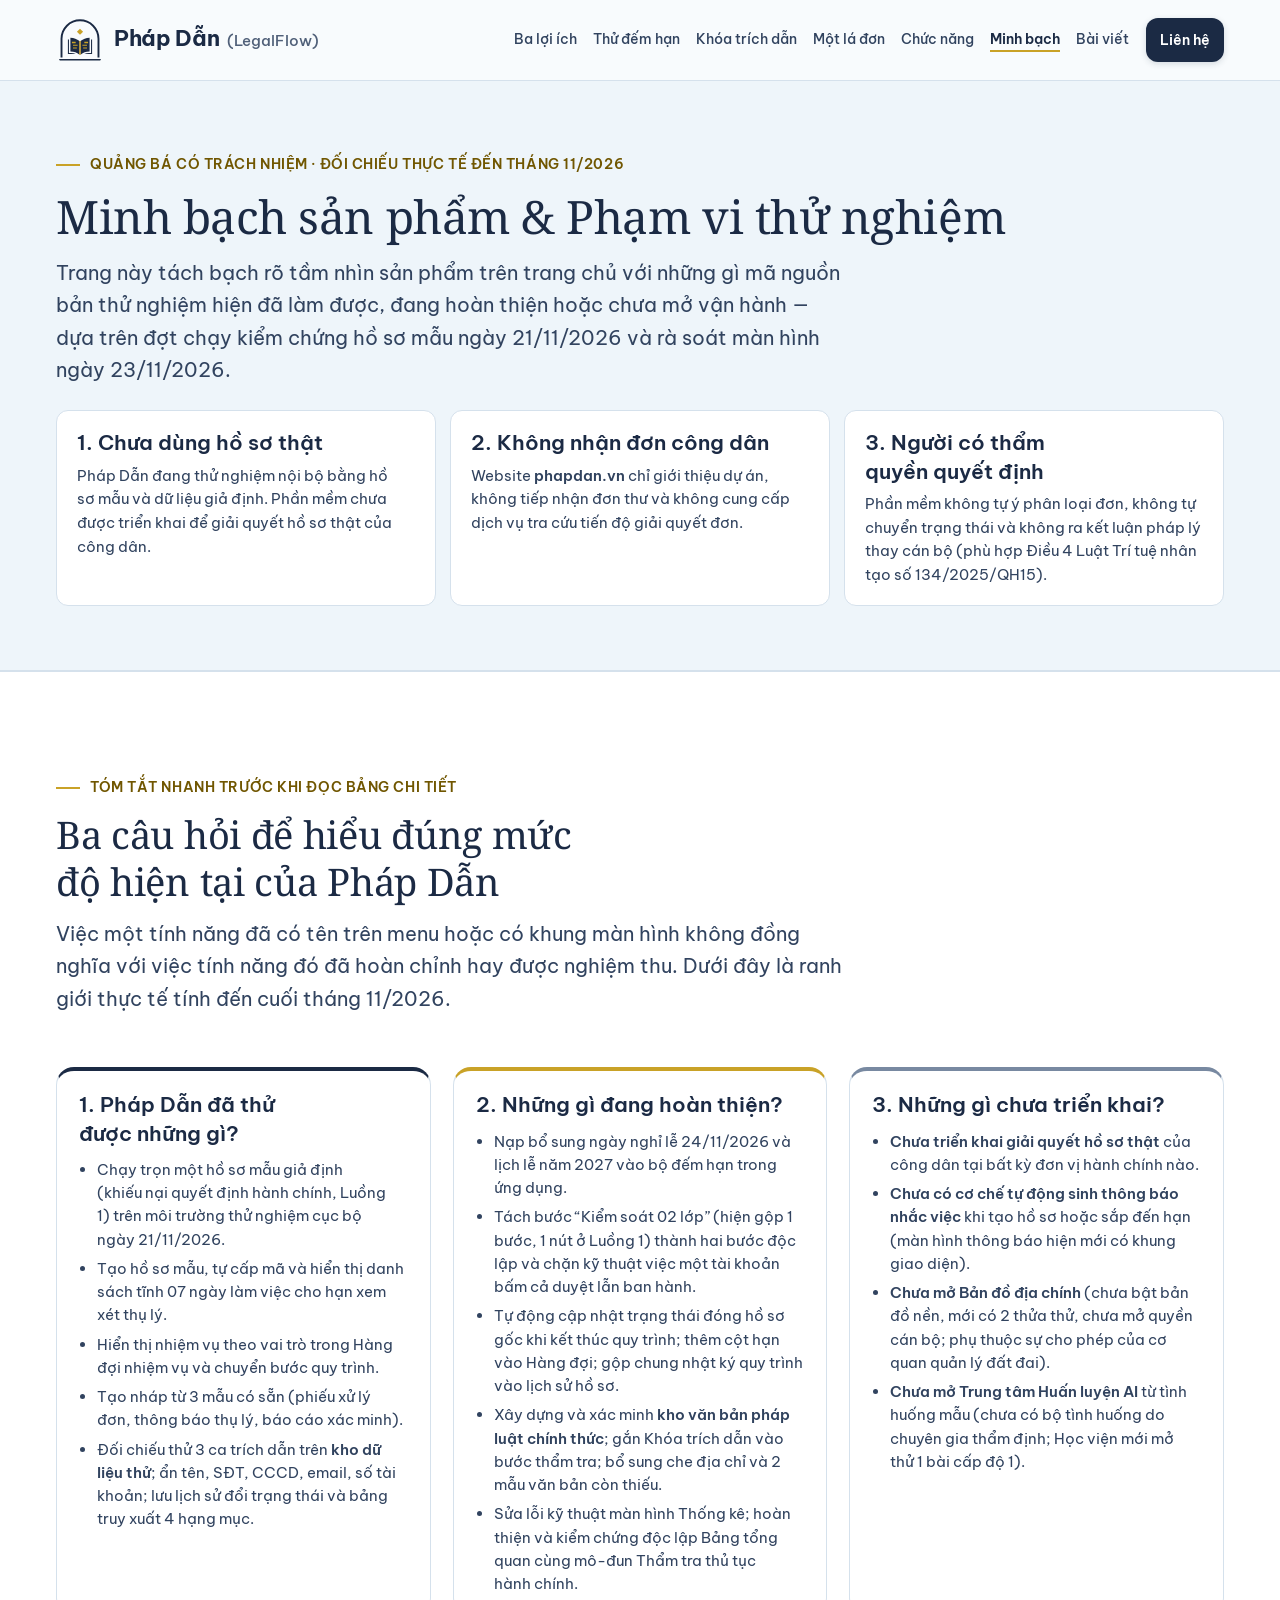
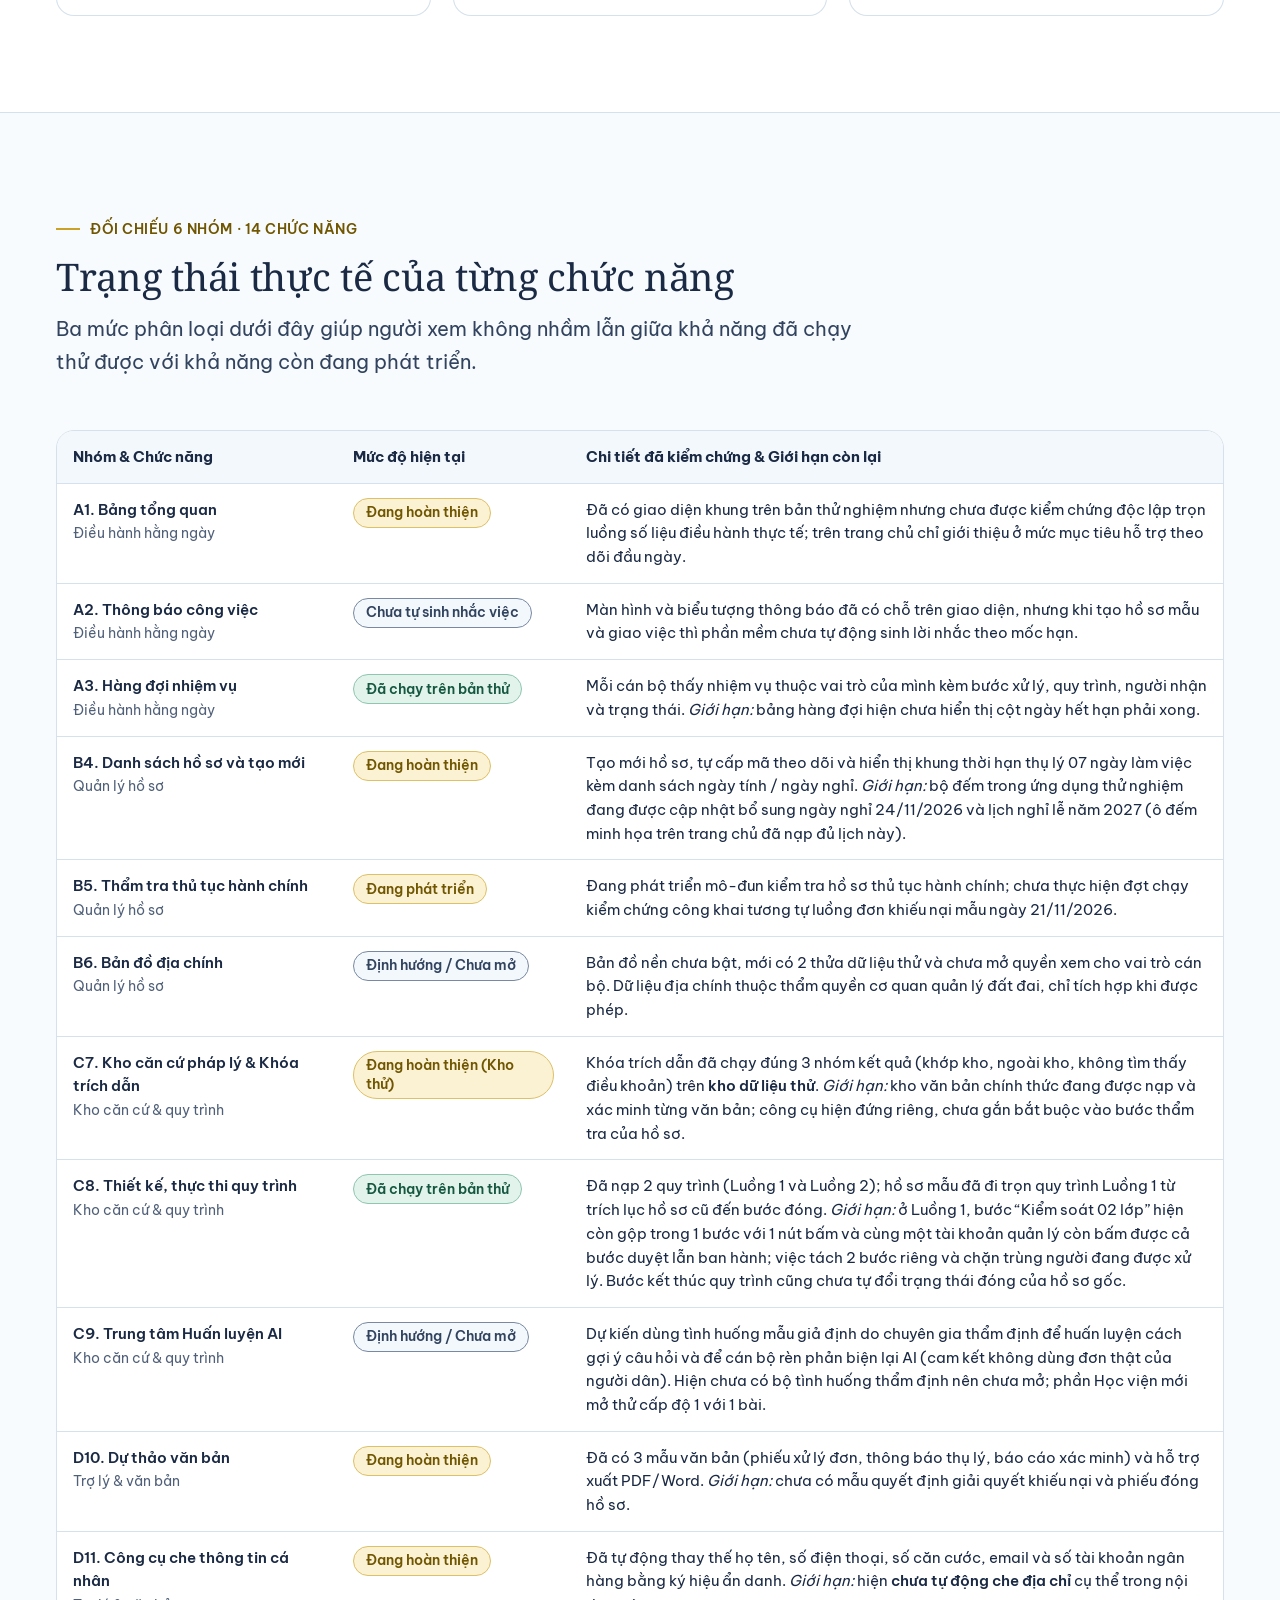
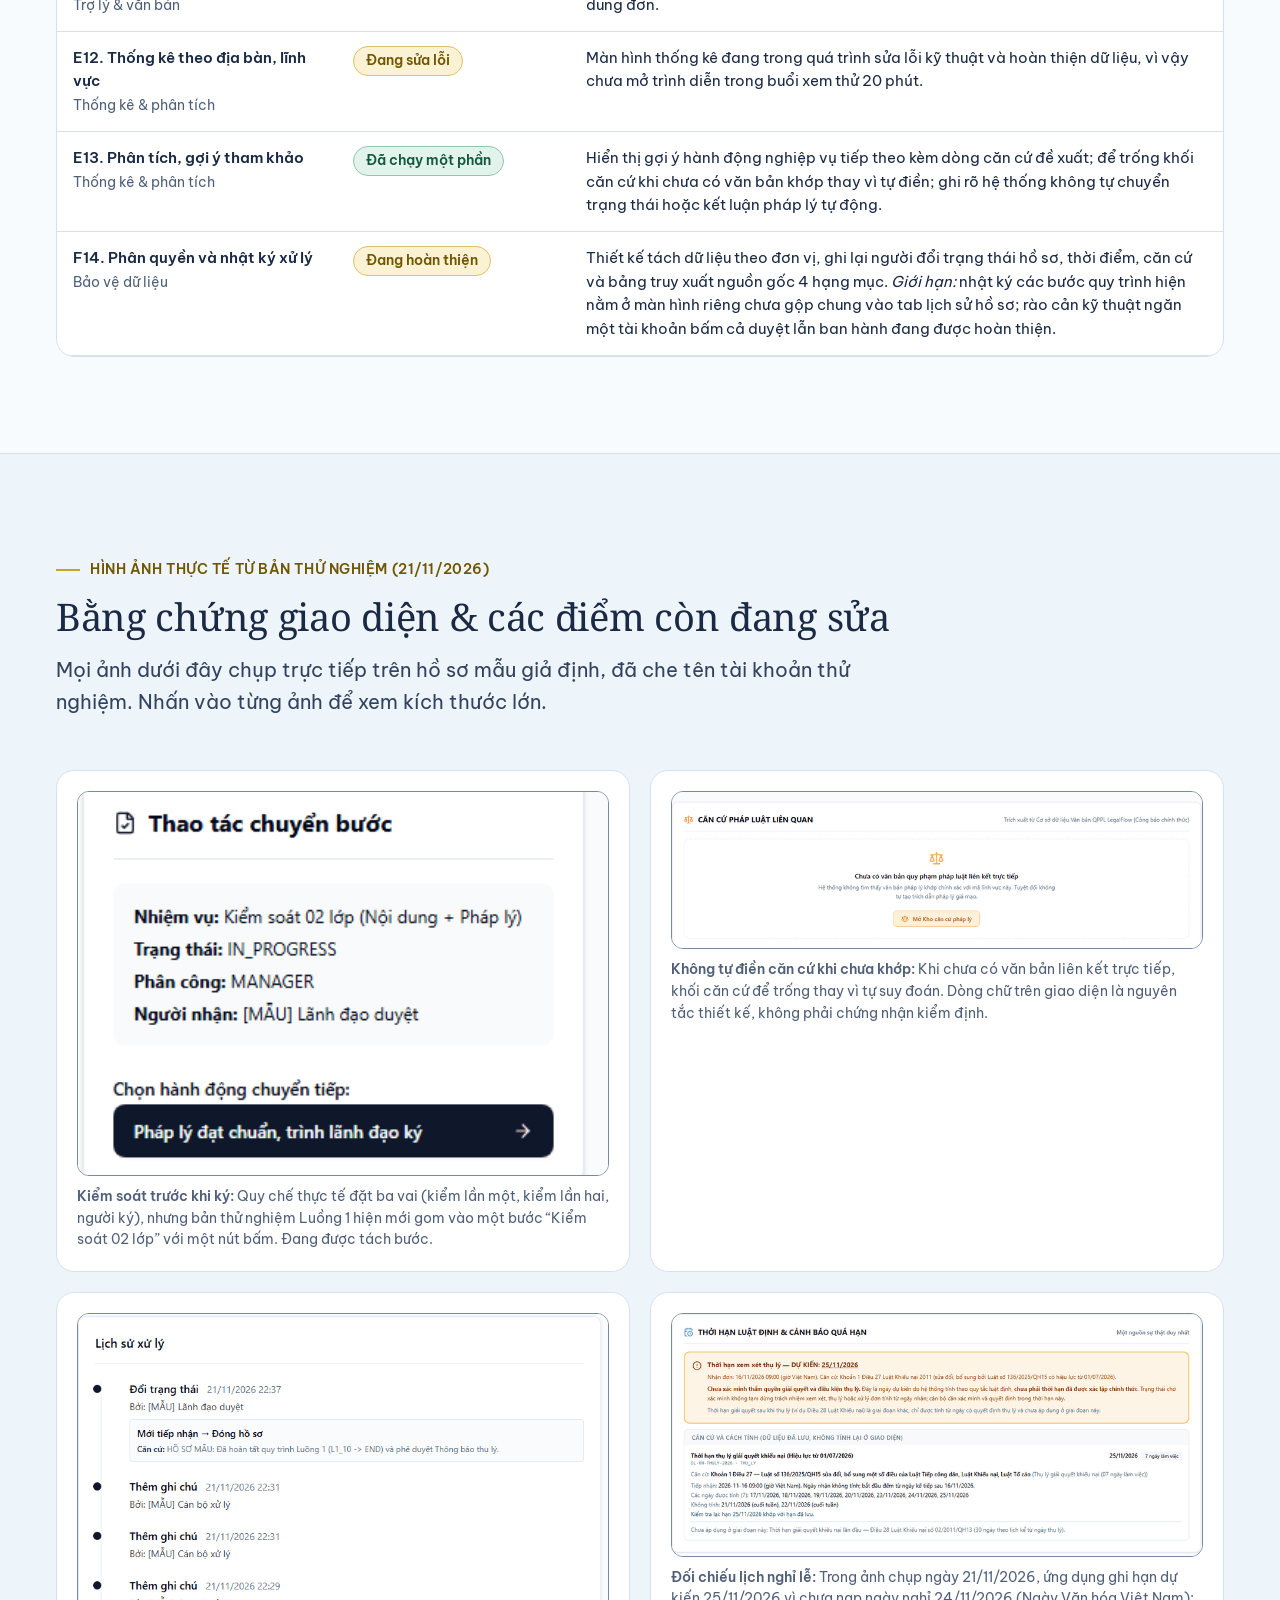
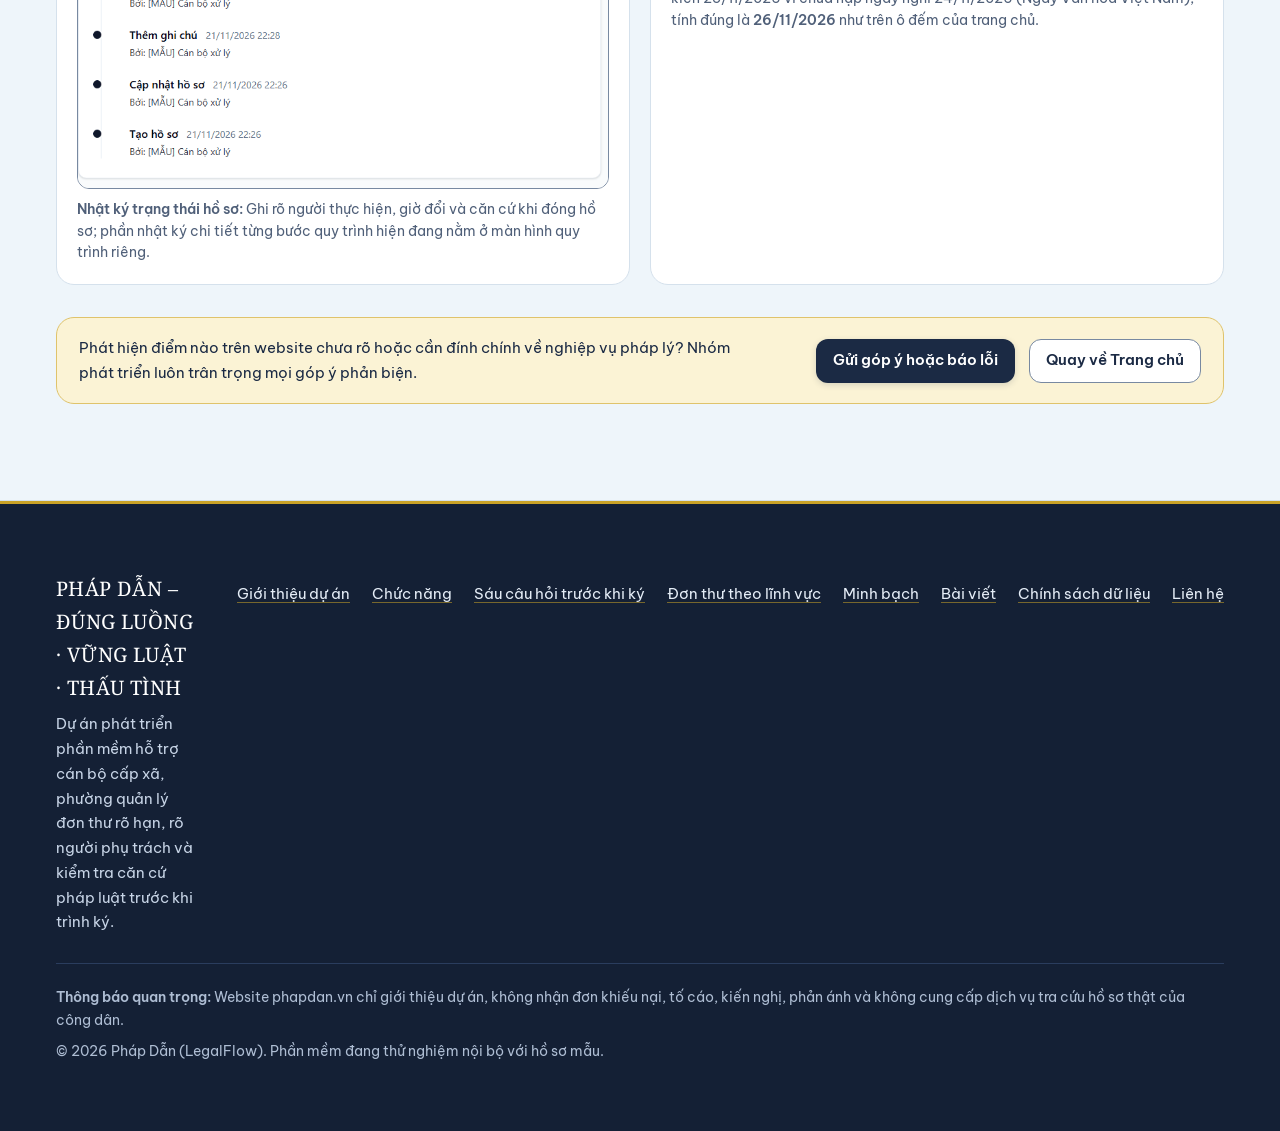
<file: minh-bach.html>
<!doctype html>
<html lang="vi">
<head>
<meta charset="utf-8">
<title>Minh bạch sản phẩm &amp; Phạm vi thử nghiệm | Pháp Dẫn (LegalFlow)</title>
<meta name="viewport" content="width=device-width, initial-scale=1">
<meta name="color-scheme" content="light dark">
<meta name="description" content="Công bố minh bạch trạng thái thực tế của 14 chức năng Pháp Dẫn (LegalFlow), các giới hạn kỹ thuật trên bản thử nghiệm và nguyên tắc không thay thế người có thẩm quyền.">
<meta property="og:title" content="Minh bạch sản phẩm &amp; Phạm vi thử nghiệm | Pháp Dẫn (LegalFlow)">
<meta property="og:description" content="Đối chiếu trung thực những tính năng đã chạy trên hồ sơ mẫu, những phần đang hoàn thiện và những mục mới ở mức định hướng phát triển.">
<link rel="canonical" href="https://phapdan.vn/minh-bach.html">
<meta property="og:url" content="https://phapdan.vn/minh-bach.html">
<meta property="og:locale" content="vi_VN">
<meta property="og:type" content="website">
<meta property="og:image" content="https://phapdan.vn/og-image.png">
<meta property="og:image:width" content="1200">
<meta property="og:image:height" content="630">
<meta property="og:image:alt" content="Logo Pháp Dẫn (LegalFlow): sách mở dưới vòm">
<meta name="twitter:card" content="summary_large_image">
<meta name="theme-color" content="#1B2A44">
<link rel="icon" href="favicon.ico" sizes="32x32">
<link rel="icon" href="favicon.svg" type="image/svg+xml">
<link rel="apple-touch-icon" href="apple-touch-icon.png">
<link rel="manifest" href="site.webmanifest">
<link rel="stylesheet" href="assets/css/v61.css">
</head>
<body>
<a class="skip-link" href="#main-content">Chuyển thẳng tới nội dung chính</a>

<header class="site-head">
  <div class="wrap site-head__in">
    <a class="brand" href="./" aria-label="Pháp Dẫn (LegalFlow), về trang chủ">
      <picture>
        <source srcset="assets/logo-phap-dan-bieu-tuong-nen-toi.svg" media="(prefers-color-scheme: dark)">
        <img src="assets/logo-phap-dan-bieu-tuong.svg" width="56" height="56" alt="">
      </picture>
      <span class="brand__text">
        <span class="brand__name">Pháp Dẫn</span>
        <span class="brand__sub">(LegalFlow)</span>
      </span>
    </a>

    <nav class="nav" aria-label="Điều hướng chính">
      <a href="./#loi-ich">Ba lợi ích</a>
      <a href="./#thu-dem-han">Thử đếm hạn</a>
      <a href="./#khoa-trich-dan">Khóa trích dẫn</a>
      <a href="./#mot-ho-so">Một lá đơn</a>
      <a href="./#chuc-nang">Chức năng</a>
      <a href="minh-bach.html" aria-current="page">Minh bạch</a>
      <a href="bai-viet/">Bài viết</a>
    </nav>

    <details class="mnav">
      <summary>Mục lục</summary>
      <nav aria-label="Mục lục trên điện thoại">
        <a href="./">Về trang chủ</a>
        <a href="./#thu-dem-han">Thử đếm hạn thụ lý</a>
        <a href="./#khoa-trich-dan">Khóa trích dẫn</a>
        <a href="./#chuc-nang">14 chức năng</a>
        <a href="minh-bach.html" aria-current="page">Minh bạch sản phẩm</a>
        <a href="sau-cau-hoi-truoc-khi-ky.html">Sáu câu hỏi trước khi ký</a>
        <a href="don-thu-theo-linh-vuc.html">Đơn thư theo lĩnh vực</a>
        <a href="bai-viet/">Bài viết</a>
        <a href="lien-he.html">Liên hệ</a>
      </nav>
    </details>

    <a class="btn btn--primary btn--sm site-head__cta" href="lien-he.html">Liên hệ</a>
  </div>
</header>

<main id="main-content">

  <section class="mb-hero" aria-labelledby="mb-h">
    <div class="wrap">
      <p class="eyebrow">Quảng bá có trách nhiệm · Đối chiếu thực tế đến tháng 11/2026</p>
      <h1 id="mb-h" class="h1-page">Minh bạch sản phẩm &amp; Phạm vi thử nghiệm</h1>
      <p class="lede" style="margin-top:14px">Trang này tách bạch rõ tầm nhìn sản phẩm trên trang chủ với những gì mã nguồn bản thử nghiệm hiện đã làm được, đang hoàn thiện hoặc chưa mở vận hành — dựa trên đợt chạy kiểm chứng hồ sơ mẫu ngày 21/11/2026 và rà soát màn hình ngày 23/11/2026.</p>

      <div class="mb-summary-grid">
        <div class="mb-card">
          <h2 class="h3">1. Chưa dùng hồ sơ thật</h2>
          <p class="small" style="margin-top:6px;color:var(--ink-2)">Pháp Dẫn đang thử nghiệm nội bộ bằng hồ sơ mẫu và dữ liệu giả định. Phần mềm chưa được triển khai để giải quyết hồ sơ thật của công dân.</p>
        </div>
        <div class="mb-card">
          <h2 class="h3">2. Không nhận đơn công dân</h2>
          <p class="small" style="margin-top:6px;color:var(--ink-2)">Website <strong>phapdan.vn</strong> chỉ giới thiệu dự án, không tiếp nhận đơn thư và không cung cấp dịch vụ tra cứu tiến độ giải quyết đơn.</p>
        </div>
        <div class="mb-card">
          <h2 class="h3">3. Người có thẩm quyền quyết định</h2>
          <p class="small" style="margin-top:6px;color:var(--ink-2)">Phần mềm không tự ý phân loại đơn, không tự chuyển trạng thái và không ra kết luận pháp lý thay cán bộ (phù hợp Điều 4 Luật Trí tuệ nhân tạo số 134/2025/QH15).</p>
        </div>
      </div>
    </div>
  </section>

  <!-- TÓM TẮT NHANH THEO BA CÂU HỎI TRỌNG TÂM -->
  <section id="tom-tat-ba-cau-hoi" class="sec sec--surface" aria-labelledby="q3-h">
    <div class="wrap">
      <div class="sec__head">
        <p class="eyebrow">Tóm tắt nhanh trước khi đọc bảng chi tiết</p>
        <h2 id="q3-h" class="h2">Ba câu hỏi để hiểu đúng mức độ hiện tại của Pháp Dẫn</h2>
        <p class="lede">Việc một tính năng đã có tên trên menu hoặc có khung màn hình không đồng nghĩa với việc tính năng đó đã hoàn chỉnh hay được nghiệm thu. Dưới đây là ranh giới thực tế tính đến cuối tháng 11/2026.</p>
      </div>

      <div class="mb-q3-grid">
        <article class="mb-q3-card">
          <h3 class="h3">1. Pháp Dẫn đã thử được những gì?</h3>
          <ul>
            <li>Chạy trọn một hồ sơ mẫu giả định (khiếu nại quyết định hành chính, Luồng 1) trên môi trường thử nghiệm cục bộ ngày 21/11/2026.</li>
            <li>Tạo hồ sơ mẫu, tự cấp mã và hiển thị danh sách tĩnh 07 ngày làm việc cho hạn xem xét thụ lý.</li>
            <li>Hiển thị nhiệm vụ theo vai trò trong Hàng đợi nhiệm vụ và chuyển bước quy trình.</li>
            <li>Tạo nháp từ 3 mẫu có sẵn (phiếu xử lý đơn, thông báo thụ lý, báo cáo xác minh).</li>
            <li>Đối chiếu thử 3 ca trích dẫn trên <strong>kho dữ liệu thử</strong>; ẩn tên, SĐT, CCCD, email, số tài khoản; lưu lịch sử đổi trạng thái và bảng truy xuất 4 hạng mục.</li>
          </ul>
        </article>

        <article class="mb-q3-card mb-q3-card--warn">
          <h3 class="h3">2. Những gì đang hoàn thiện?</h3>
          <ul>
            <li>Nạp bổ sung ngày nghỉ lễ 24/11/2026 và lịch lễ năm 2027 vào bộ đếm hạn trong ứng dụng.</li>
            <li>Tách bước “Kiểm soát 02 lớp” (hiện gộp 1 bước, 1 nút ở Luồng 1) thành hai bước độc lập và chặn kỹ thuật việc một tài khoản bấm cả duyệt lẫn ban hành.</li>
            <li>Tự động cập nhật trạng thái đóng hồ sơ gốc khi kết thúc quy trình; thêm cột hạn vào Hàng đợi; gộp chung nhật ký quy trình vào lịch sử hồ sơ.</li>
            <li>Xây dựng và xác minh <strong>kho văn bản pháp luật chính thức</strong>; gắn Khóa trích dẫn vào bước thẩm tra; bổ sung che địa chỉ và 2 mẫu văn bản còn thiếu.</li>
            <li>Sửa lỗi kỹ thuật màn hình Thống kê; hoàn thiện và kiểm chứng độc lập Bảng tổng quan cùng mô-đun Thẩm tra thủ tục hành chính.</li>
          </ul>
        </article>

        <article class="mb-q3-card mb-q3-card--plan">
          <h3 class="h3">3. Những gì chưa triển khai?</h3>
          <ul>
            <li><strong>Chưa triển khai giải quyết hồ sơ thật</strong> của công dân tại bất kỳ đơn vị hành chính nào.</li>
            <li><strong>Chưa có cơ chế tự động sinh thông báo nhắc việc</strong> khi tạo hồ sơ hoặc sắp đến hạn (màn hình thông báo hiện mới có khung giao diện).</li>
            <li><strong>Chưa mở Bản đồ địa chính</strong> (chưa bật bản đồ nền, mới có 2 thửa thử, chưa mở quyền cán bộ; phụ thuộc sự cho phép của cơ quan quản lý đất đai).</li>
            <li><strong>Chưa mở Trung tâm Huấn luyện AI</strong> từ tình huống mẫu (chưa có bộ tình huống do chuyên gia thẩm định; Học viện mới mở thử 1 bài cấp độ 1).</li>
          </ul>
        </article>
      </div>
    </div>
  </section>

  <!-- BẢNG ĐỐI CHIẾU 14 CHỨC NĂNG -->
  <section id="bang-14-chuc-nang" class="sec" aria-labelledby="tbl-h">
    <div class="wrap">
      <div class="sec__head">
        <p class="eyebrow">Đối chiếu 6 nhóm · 14 chức năng</p>
        <h2 id="tbl-h" class="h2">Trạng thái thực tế của từng chức năng</h2>
        <p class="lede">Ba mức phân loại dưới đây giúp người xem không nhầm lẫn giữa khả năng đã chạy thử được với khả năng còn đang phát triển.</p>
      </div>

      <div class="mb-table-wrap">
        <table class="mb-table">
          <thead>
            <tr>
              <th style="width:24%">Nhóm &amp; Chức năng</th>
              <th style="width:20%">Mức độ hiện tại</th>
              <th>Chi tiết đã kiểm chứng &amp; Giới hạn còn lại</th>
            </tr>
          </thead>
          <tbody>
            <tr>
              <td><strong>A1. Bảng tổng quan</strong><br><span class="note">Điều hành hằng ngày</span></td>
              <td><span class="badge badge--warn">Đang hoàn thiện</span></td>
              <td>Đã có giao diện khung trên bản thử nghiệm nhưng chưa được kiểm chứng độc lập trọn luồng số liệu điều hành thực tế; trên trang chủ chỉ giới thiệu ở mức mục tiêu hỗ trợ theo dõi đầu ngày.</td>
            </tr>
            <tr>
              <td><strong>A2. Thông báo công việc</strong><br><span class="note">Điều hành hằng ngày</span></td>
              <td><span class="badge badge--neutral">Chưa tự sinh nhắc việc</span></td>
              <td>Màn hình và biểu tượng thông báo đã có chỗ trên giao diện, nhưng khi tạo hồ sơ mẫu và giao việc thì phần mềm chưa tự động sinh lời nhắc theo mốc hạn.</td>
            </tr>
            <tr>
              <td><strong>A3. Hàng đợi nhiệm vụ</strong><br><span class="note">Điều hành hằng ngày</span></td>
              <td><span class="badge badge--ok">Đã chạy trên bản thử</span></td>
              <td>Mỗi cán bộ thấy nhiệm vụ thuộc vai trò của mình kèm bước xử lý, quy trình, người nhận và trạng thái. <em>Giới hạn:</em> bảng hàng đợi hiện chưa hiển thị cột ngày hết hạn phải xong.</td>
            </tr>
            <tr>
              <td><strong>B4. Danh sách hồ sơ và tạo mới</strong><br><span class="note">Quản lý hồ sơ</span></td>
              <td><span class="badge badge--warn">Đang hoàn thiện</span></td>
              <td>Tạo mới hồ sơ, tự cấp mã theo dõi và hiển thị khung thời hạn thụ lý 07 ngày làm việc kèm danh sách ngày tính / ngày nghỉ. <em>Giới hạn:</em> bộ đếm trong ứng dụng thử nghiệm đang được cập nhật bổ sung ngày nghỉ 24/11/2026 và lịch nghỉ lễ năm 2027 (ô đếm minh họa trên trang chủ đã nạp đủ lịch này).</td>
            </tr>
            <tr>
              <td><strong>B5. Thẩm tra thủ tục hành chính</strong><br><span class="note">Quản lý hồ sơ</span></td>
              <td><span class="badge badge--warn">Đang phát triển</span></td>
              <td>Đang phát triển mô-đun kiểm tra hồ sơ thủ tục hành chính; chưa thực hiện đợt chạy kiểm chứng công khai tương tự luồng đơn khiếu nại mẫu ngày 21/11/2026.</td>
            </tr>
            <tr>
              <td><strong>B6. Bản đồ địa chính</strong><br><span class="note">Quản lý hồ sơ</span></td>
              <td><span class="badge badge--neutral">Định hướng / Chưa mở</span></td>
              <td>Bản đồ nền chưa bật, mới có 2 thửa dữ liệu thử và chưa mở quyền xem cho vai trò cán bộ. Dữ liệu địa chính thuộc thẩm quyền cơ quan quản lý đất đai, chỉ tích hợp khi được phép.</td>
            </tr>
            <tr>
              <td><strong>C7. Kho căn cứ pháp lý &amp; Khóa trích dẫn</strong><br><span class="note">Kho căn cứ &amp; quy trình</span></td>
              <td><span class="badge badge--warn">Đang hoàn thiện (Kho thử)</span></td>
              <td>Khóa trích dẫn đã chạy đúng 3 nhóm kết quả (khớp kho, ngoài kho, không tìm thấy điều khoản) trên <strong>kho dữ liệu thử</strong>. <em>Giới hạn:</em> kho văn bản chính thức đang được nạp và xác minh từng văn bản; công cụ hiện đứng riêng, chưa gắn bắt buộc vào bước thẩm tra của hồ sơ.</td>
            </tr>
            <tr>
              <td><strong>C8. Thiết kế, thực thi quy trình</strong><br><span class="note">Kho căn cứ &amp; quy trình</span></td>
              <td><span class="badge badge--ok">Đã chạy trên bản thử</span></td>
              <td>Đã nạp 2 quy trình (Luồng 1 và Luồng 2); hồ sơ mẫu đã đi trọn quy trình Luồng 1 từ trích lục hồ sơ cũ đến bước đóng. <em>Giới hạn:</em> ở Luồng 1, bước “Kiểm soát 02 lớp” hiện còn gộp trong 1 bước với 1 nút bấm và cùng một tài khoản quản lý còn bấm được cả bước duyệt lẫn ban hành; việc tách 2 bước riêng và chặn trùng người đang được xử lý. Bước kết thúc quy trình cũng chưa tự đổi trạng thái đóng của hồ sơ gốc.</td>
            </tr>
            <tr>
              <td><strong>C9. Trung tâm Huấn luyện AI</strong><br><span class="note">Kho căn cứ &amp; quy trình</span></td>
              <td><span class="badge badge--neutral">Định hướng / Chưa mở</span></td>
              <td>Dự kiến dùng tình huống mẫu giả định do chuyên gia thẩm định để huấn luyện cách gợi ý câu hỏi và để cán bộ rèn phản biện lại AI (cam kết không dùng đơn thật của người dân). Hiện chưa có bộ tình huống thẩm định nên chưa mở; phần Học viện mới mở thử cấp độ 1 với 1 bài.</td>
            </tr>
            <tr>
              <td><strong>D10. Dự thảo văn bản</strong><br><span class="note">Trợ lý &amp; văn bản</span></td>
              <td><span class="badge badge--warn">Đang hoàn thiện</span></td>
              <td>Đã có 3 mẫu văn bản (phiếu xử lý đơn, thông báo thụ lý, báo cáo xác minh) và hỗ trợ xuất PDF/Word. <em>Giới hạn:</em> chưa có mẫu quyết định giải quyết khiếu nại và phiếu đóng hồ sơ.</td>
            </tr>
            <tr>
              <td><strong>D11. Công cụ che thông tin cá nhân</strong><br><span class="note">Trợ lý &amp; văn bản</span></td>
              <td><span class="badge badge--warn">Đang hoàn thiện</span></td>
              <td>Đã tự động thay thế họ tên, số điện thoại, số căn cước, email và số tài khoản ngân hàng bằng ký hiệu ẩn danh. <em>Giới hạn:</em> hiện <strong>chưa tự động che địa chỉ</strong> cụ thể trong nội dung đơn.</td>
            </tr>
            <tr>
              <td><strong>E12. Thống kê theo địa bàn, lĩnh vực</strong><br><span class="note">Thống kê &amp; phân tích</span></td>
              <td><span class="badge badge--warn">Đang sửa lỗi</span></td>
              <td>Màn hình thống kê đang trong quá trình sửa lỗi kỹ thuật và hoàn thiện dữ liệu, vì vậy chưa mở trình diễn trong buổi xem thử 20 phút.</td>
            </tr>
            <tr>
              <td><strong>E13. Phân tích, gợi ý tham khảo</strong><br><span class="note">Thống kê &amp; phân tích</span></td>
              <td><span class="badge badge--ok">Đã chạy một phần</span></td>
              <td>Hiển thị gợi ý hành động nghiệp vụ tiếp theo kèm dòng căn cứ đề xuất; để trống khối căn cứ khi chưa có văn bản khớp thay vì tự điền; ghi rõ hệ thống không tự chuyển trạng thái hoặc kết luận pháp lý tự động.</td>
            </tr>
            <tr>
              <td><strong>F14. Phân quyền và nhật ký xử lý</strong><br><span class="note">Bảo vệ dữ liệu</span></td>
              <td><span class="badge badge--warn">Đang hoàn thiện</span></td>
              <td>Thiết kế tách dữ liệu theo đơn vị, ghi lại người đổi trạng thái hồ sơ, thời điểm, căn cứ và bảng truy xuất nguồn gốc 4 hạng mục. <em>Giới hạn:</em> nhật ký các bước quy trình hiện nằm ở màn hình riêng chưa gộp chung vào tab lịch sử hồ sơ; rào cản kỹ thuật ngăn một tài khoản bấm cả duyệt lẫn ban hành đang được hoàn thiện.</td>
            </tr>
          </tbody>
        </table>
      </div>
    </div>
  </section>

  <!-- BẰNG CHỨNG HÌNH ẢNH TỪ ĐỢT CHẠY THỬ HỒ SƠ MẪU -->
  <section id="gioi-han-kiem-chung" class="sec sec--alt" aria-labelledby="ev-h">
    <div class="wrap">
      <div class="sec__head">
        <p class="eyebrow">Hình ảnh thực tế từ bản thử nghiệm (21/11/2026)</p>
        <h2 id="ev-h" class="h2">Bằng chứng giao diện &amp; các điểm còn đang sửa</h2>
        <p class="lede">Mọi ảnh dưới đây chụp trực tiếp trên hồ sơ mẫu giả định, đã che tên tài khoản thử nghiệm. Nhấn vào từng ảnh để xem kích thước lớn.</p>
      </div>

      <div class="mb-shots-grid">
        <figure class="shot-card">
          <a class="shot-card__link" href="assets/img/mot-nut-duyet.png" data-zoom data-cap="Ảnh chụp bản thử nghiệm (21/11/2026): màn hình Kiểm soát 02 lớp ở Luồng 1 hiện chỉ có một bước và một nút bấm chuyển tiếp.">
            <img src="assets/img/mot-nut-duyet.png" width="360" height="260" loading="eager" alt="Ảnh chụp bản thử nghiệm màn hình kiểm soát chỉ có một nhiệm vụ tên Kiểm soát 02 lớp và một nút chuyển tiếp duy nhất.">
          </a>
          <figcaption><strong>Kiểm soát trước khi ký:</strong> Quy chế thực tế đặt ba vai (kiểm lần một, kiểm lần hai, người ký), nhưng bản thử nghiệm Luồng 1 hiện mới gom vào một bước “Kiểm soát 02 lớp” với một nút bấm. Đang được tách bước.</figcaption>
        </figure>

        <figure class="shot-card">
          <a class="shot-card__link" href="assets/img/khong-bia-can-cu.png" data-zoom data-cap="Ảnh chụp bản thử nghiệm (21/11/2026): khối căn cứ pháp luật liên quan để trống khi hồ sơ chưa có văn bản khớp trực tiếp.">
            <img src="assets/img/khong-bia-can-cu.png" width="900" height="265" loading="eager" alt="Ảnh chụp bản thử nghiệm khối căn cứ pháp luật liên quan để trống khi chưa có văn bản quy phạm pháp luật liên kết trực tiếp.">
          </a>
          <figcaption><strong>Không tự điền căn cứ khi chưa khớp:</strong> Khi chưa có văn bản liên kết trực tiếp, khối căn cứ để trống thay vì tự suy đoán. Dòng chữ trên giao diện là nguyên tắc thiết kế, không phải chứng nhận kiểm định.</figcaption>
        </figure>

        <figure class="shot-card">
          <a class="shot-card__link" href="assets/img/lich-su-ho-so.png" data-zoom data-cap="Ảnh chụp bản thử nghiệm (21/11/2026): lịch sử đổi trạng thái hồ sơ mẫu ghi người thực hiện, thời điểm và căn cứ.">
            <img src="assets/img/lich-su-ho-so.png" width="772" height="690" loading="eager" alt="Ảnh chụp bản thử nghiệm lịch sử xử lý của hồ sơ mẫu ghi nhận việc đổi trạng thái, thời điểm, người thực hiện và căn cứ.">
          </a>
          <figcaption><strong>Nhật ký trạng thái hồ sơ:</strong> Ghi rõ người thực hiện, giờ đổi và căn cứ khi đóng hồ sơ; phần nhật ký chi tiết từng bước quy trình hiện đang nằm ở màn hình quy trình riêng.</figcaption>
        </figure>

        <figure class="shot-card">
          <a class="shot-card__link" href="assets/img/han-thu-ly-ho-so-mau.png" data-zoom data-cap="Ảnh chụp bản thử nghiệm (21/11/2026): khung thời hạn nhận đơn 16/11/2026 ghi dự kiến 25/11/2026 do thời điểm chụp chưa nạp ngày nghỉ lễ 24/11/2026; tính đúng là 26/11/2026.">
            <img src="assets/img/han-thu-ly-ho-so-mau.png" width="900" height="410" loading="eager" alt="Ảnh chụp bản thử nghiệm khung thời hạn hồ sơ mẫu nhận ngày 16/11/2026 ghi hạn dự kiến 25/11/2026.">
          </a>
          <figcaption><strong>Đối chiếu lịch nghỉ lễ:</strong> Trong ảnh chụp ngày 21/11/2026, ứng dụng ghi hạn dự kiến 25/11/2026 vì chưa nạp ngày nghỉ 24/11/2026 (Ngày Văn hóa Việt Nam); tính đúng là <strong>26/11/2026</strong> như trên ô đếm của trang chủ.</figcaption>
        </figure>
      </div>

      <div class="transparency-bar" style="margin-top:32px">
        <p>Phát hiện điểm nào trên website chưa rõ hoặc cần đính chính về nghiệp vụ pháp lý? Nhóm phát triển luôn trân trọng mọi góp ý phản biện.</p>
        <div class="actions">
          <a class="btn btn--primary btn--sm" href="lien-he.html">Gửi góp ý hoặc báo lỗi</a>
          <a class="btn btn--secondary btn--sm" href="./">Quay về Trang chủ</a>
        </div>
      </div>
    </div>
  </section>

</main>

<dialog class="lb" id="lb" aria-label="Xem ảnh giao diện cỡ lớn">
  <div class="lb__bar">
    <span>Ảnh chụp bản thử nghiệm Pháp Dẫn</span>
    <button type="button" class="btn btn--secondary btn--sm" id="lb-close">Đóng (Esc)</button>
  </div>
  <p class="lb__hint" id="lb-cap">Kéo ngang hoặc dọc để xem chi tiết toàn bộ màn hình.</p>
  <div class="lb__scroll" tabindex="0" role="region" aria-label="Vùng cuộn ảnh cỡ lớn">
    <img id="lb-img" src="assets/img/han-thu-ly-ho-so-mau.png" width="900" height="410" alt="Ảnh cỡ lớn từ bản thử nghiệm">
  </div>
</dialog>

<footer class="site-foot">
  <div class="wrap">
    <div class="site-foot__top">
      <div>
        <p class="site-foot__brand">PHÁP DẪN – ĐÚNG LUỒNG · VỮNG LUẬT · THẤU TÌNH</p>
        <p class="site-foot__sub">Dự án phát triển phần mềm hỗ trợ cán bộ cấp xã, phường quản lý đơn thư rõ hạn, rõ người phụ trách và kiểm tra căn cứ pháp luật trước khi trình ký.</p>
      </div>

      <nav class="site-foot__nav" aria-label="Liên kết cuối trang">
        <a href="./#gioi-thieu">Giới thiệu dự án</a>
        <a href="./#chuc-nang">Chức năng</a>
        <a href="sau-cau-hoi-truoc-khi-ky.html">Sáu câu hỏi trước khi ký</a>
        <a href="don-thu-theo-linh-vuc.html">Đơn thư theo lĩnh vực</a>
        <a href="minh-bach.html" aria-current="page">Minh bạch</a>
        <a href="bai-viet/">Bài viết</a>
        <a href="chinh-sach-du-lieu.html">Chính sách dữ liệu</a>
        <a href="lien-he.html">Liên hệ</a>
      </nav>
    </div>

    <div class="site-foot__bottom">
      <p><strong>Thông báo quan trọng:</strong> Website phapdan.vn chỉ giới thiệu dự án, không nhận đơn khiếu nại, tố cáo, kiến nghị, phản ánh và không cung cấp dịch vụ tra cứu hồ sơ thật của công dân.</p>
      <p>© 2026 Pháp Dẫn (LegalFlow). Phần mềm đang thử nghiệm nội bộ với hồ sơ mẫu.</p>
    </div>
  </div>
</footer>

<script>
(function () {
  var m = document.querySelector('.mnav');
  if (!m) return;
  m.addEventListener('click', function (e) {
    if (e.target.closest('nav a')) m.open = false;
  });
  document.addEventListener('keydown', function (e) {
    if (e.key === 'Escape' && m.open) {
      m.open = false;
      m.querySelector('summary').focus();
    }
  });
})();

(function () {
  var links = document.querySelectorAll('a[data-zoom]');
  var dlg = document.getElementById('lb');
  if (!links.length || !dlg || !window.HTMLDialogElement) return;
  var img = document.getElementById('lb-img');
  var cap = document.getElementById('lb-cap');
  var closeBtn = document.getElementById('lb-close');
  var lastTrigger = null;

  for (var i = 0; i < links.length; i++) {
    links[i].addEventListener('click', function (e) {
      e.preventDefault();
      lastTrigger = this;
      img.setAttribute('src', this.getAttribute('href'));
      var innerImg = this.querySelector('img');
      if (innerImg) img.setAttribute('alt', innerImg.getAttribute('alt') || 'Ảnh giao diện cỡ lớn');
      var desc = this.getAttribute('data-cap') || (innerImg ? innerImg.getAttribute('alt') : '');
      if (desc) cap.textContent = desc;
      dlg.showModal();
      closeBtn.focus();
    });
  }
  closeBtn.addEventListener('click', function () { dlg.close(); });
  dlg.addEventListener('click', function (e) { if (e.target === dlg) dlg.close(); });
  dlg.addEventListener('close', function () { if (lastTrigger) lastTrigger.focus(); });
})();
</script>
</body>
</html>
</file>
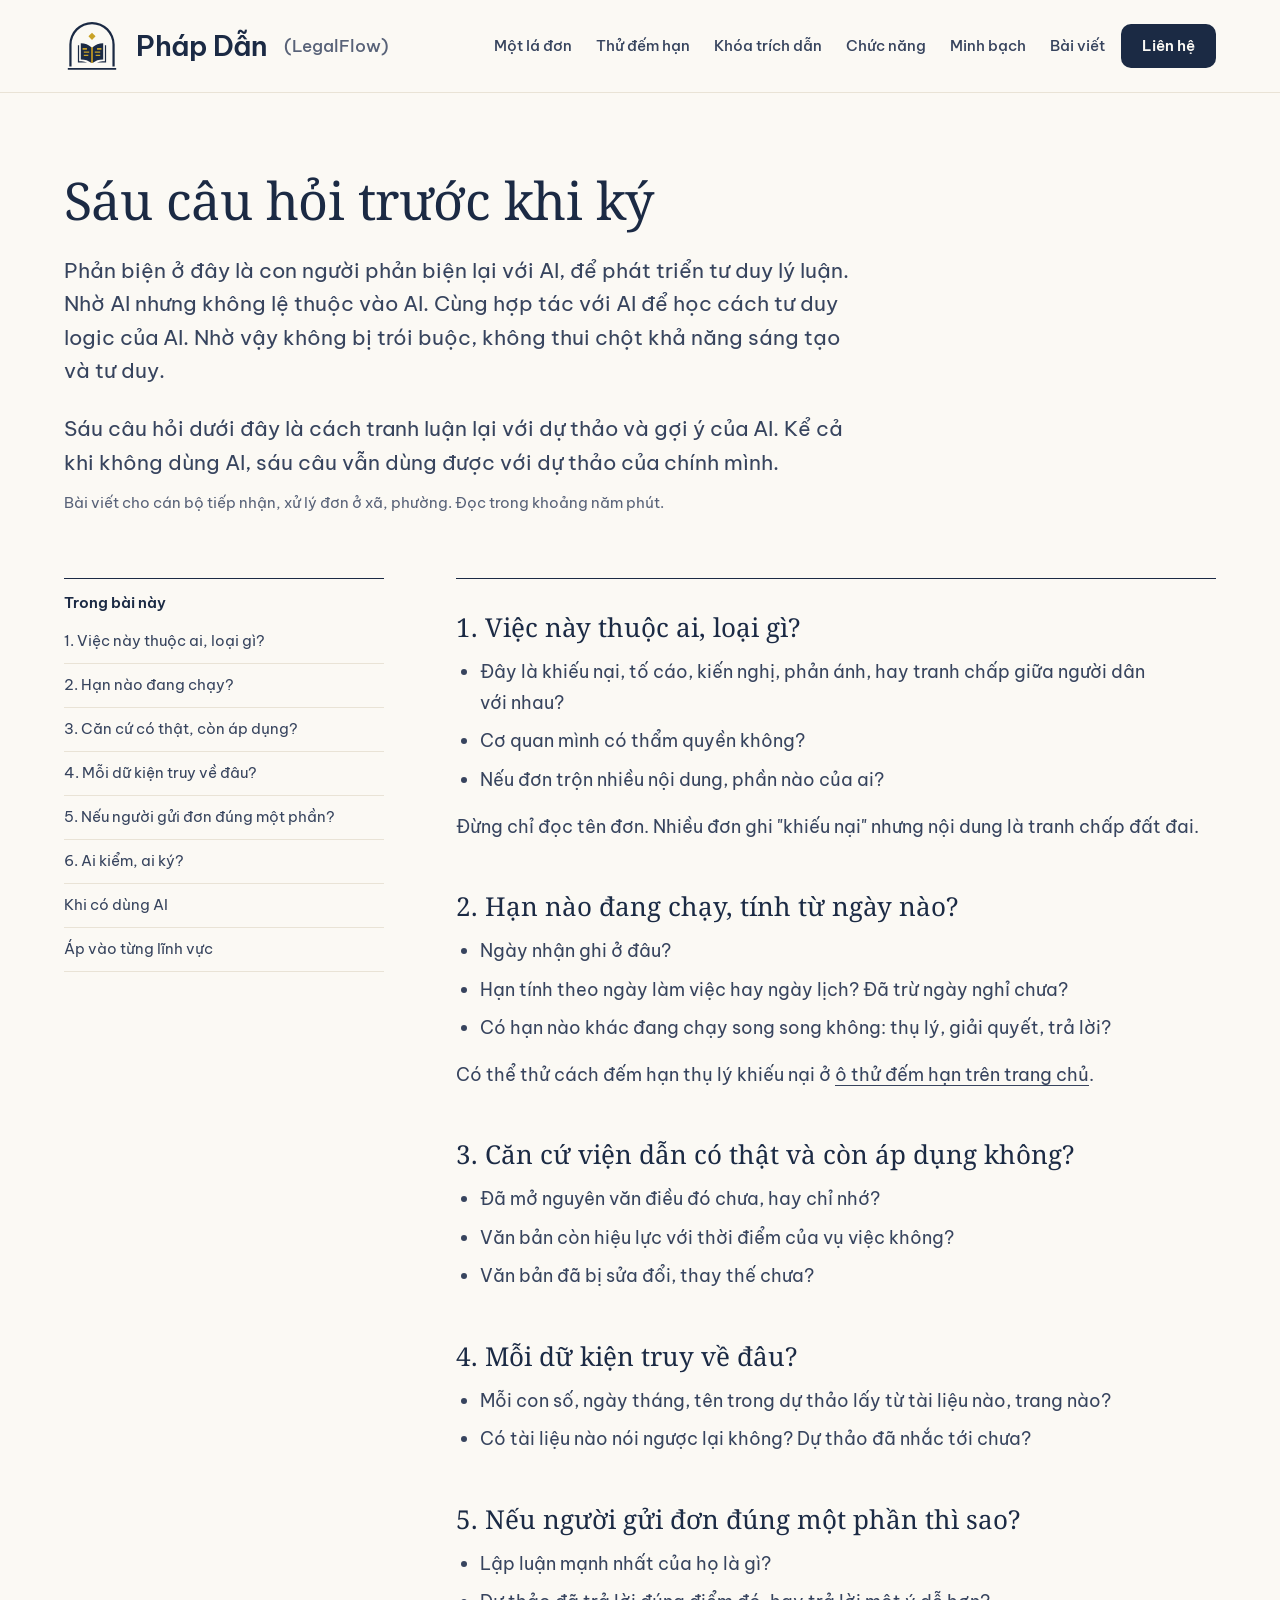
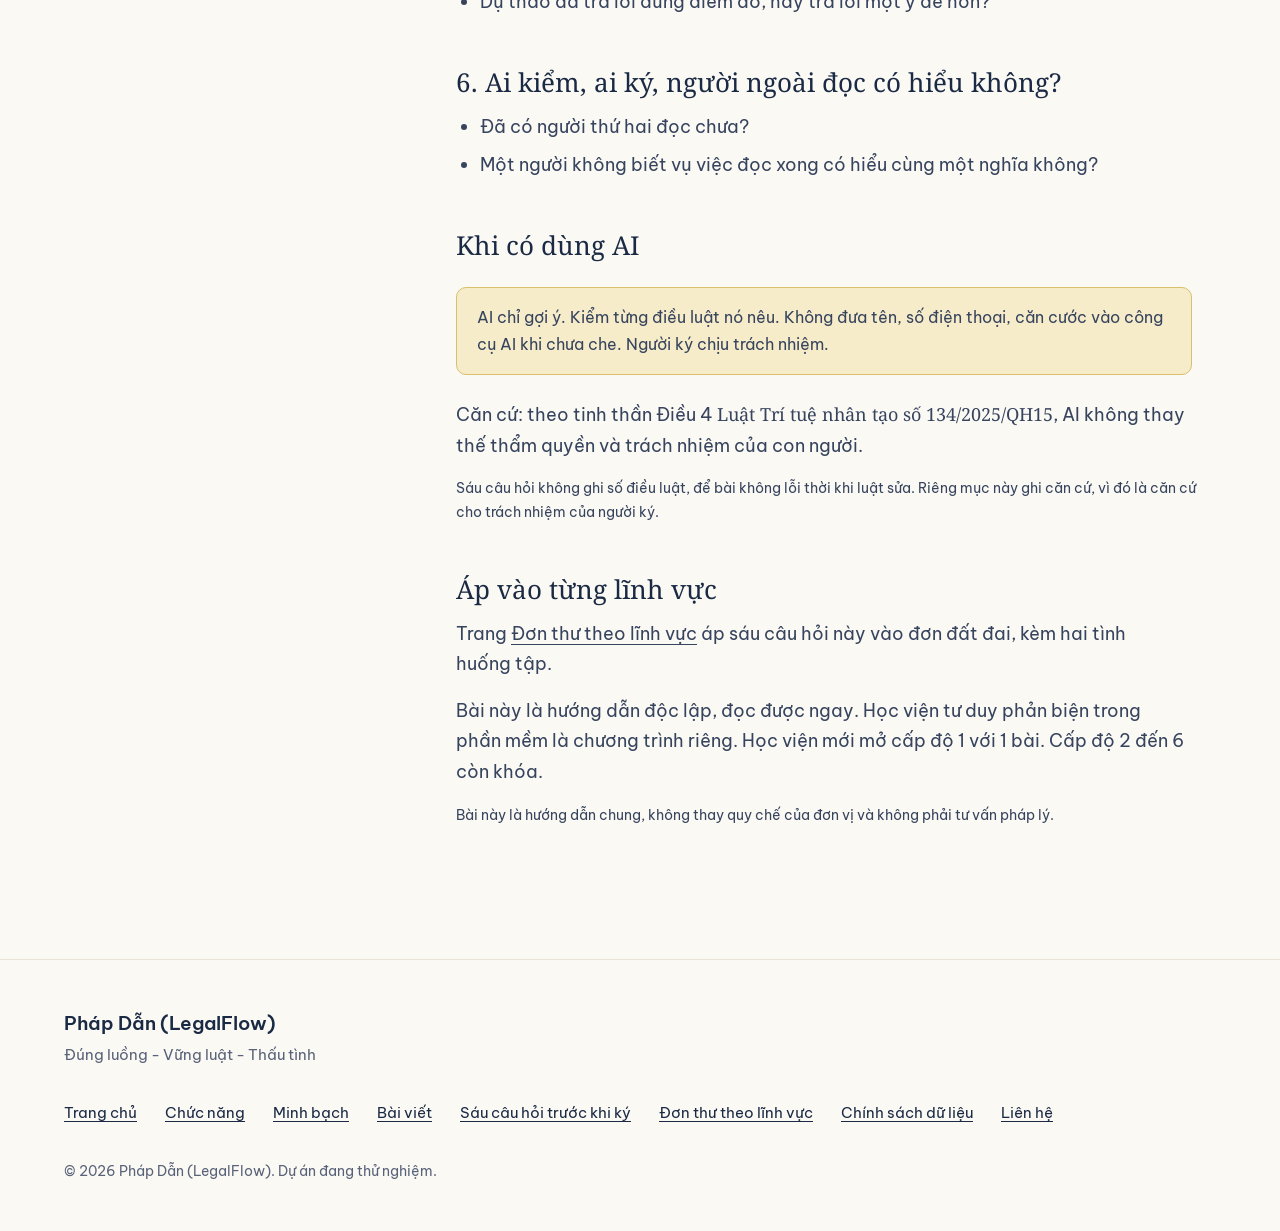
<file: sau-cau-hoi-truoc-khi-ky.html>
<!doctype html>
<html lang="vi">
<head>
<meta charset="utf-8">
<title>Sáu câu hỏi trước khi ký | Pháp Dẫn (LegalFlow)</title>
<meta name="viewport" content="width=device-width, initial-scale=1">
<meta name="color-scheme" content="light dark">
<meta name="description" content="Sáu câu cán bộ xã, phường tự hỏi trước khi ký một dự thảo trả lời đơn, dùng được cả khi có và không có AI.">
<meta property="og:title" content="Sáu câu hỏi trước khi ký | Pháp Dẫn (LegalFlow)">
<meta property="og:description" content="Sáu câu cán bộ xã, phường tự hỏi trước khi ký một dự thảo trả lời đơn, dùng được cả khi có và không có AI.">
<link rel="canonical" href="https://phapdan.vn/sau-cau-hoi-truoc-khi-ky.html">
<meta property="og:url" content="https://phapdan.vn/sau-cau-hoi-truoc-khi-ky.html">
<meta property="og:locale" content="vi_VN">
<meta property="og:type" content="website">
<meta property="og:image" content="https://phapdan.vn/og-image.png">
<meta property="og:image:width" content="1200">
<meta property="og:image:height" content="630">
<meta property="og:image:alt" content="Logo Pháp Dẫn (LegalFlow): sách mở dưới vòm">
<meta name="twitter:card" content="summary_large_image">
<meta name="theme-color" content="#1B2A44">

<link rel="icon" href="favicon.ico" sizes="32x32">
<link rel="icon" href="favicon.svg" type="image/svg+xml">
<link rel="apple-touch-icon" href="apple-touch-icon.png">
<link rel="manifest" href="site.webmanifest">
<link rel="stylesheet" href="assets/css/mau.css">
<link rel="stylesheet" href="assets/css/site.css">

</head>
<body>
<header class="site-head">
<div class="wrap site-head__in">
<a class="brand" href="./" aria-label="Pháp Dẫn (LegalFlow), về trang chủ">
<picture><source srcset="assets/logo-phap-dan-bieu-tuong-nen-toi.svg" media="(prefers-color-scheme: dark)"><img src="assets/logo-phap-dan-bieu-tuong.svg" width="56" height="56" alt=""></picture>
<span class="brand__name">Pháp Dẫn</span><span class="brand__sub">(LegalFlow)</span>
</a>
<nav class="nav" aria-label="Điều hướng chính">
<a href="./#mot-ho-so">Một lá đơn</a>
<a href="./#thu-dem-han">Thử đếm hạn</a>
<a href="./#khoa-trich-dan">Khóa trích dẫn</a>
<a href="./#chuc-nang">Chức năng</a>
<a href="minh-bach.html">Minh bạch</a>
<a href="bai-viet/">Bài viết</a>
</nav>
<details class="mnav"><summary>Mục lục</summary>
<nav aria-label="Mục lục trên điện thoại">
<a href="./#mot-ho-so">Một lá đơn</a>
<a href="./#thu-dem-han">Thử đếm hạn</a>
<a href="./#khoa-trich-dan">Khóa trích dẫn</a>
<a href="./#chuc-nang">Chức năng</a>
<a href="minh-bach.html">Minh bạch</a>
<a href="bai-viet/">Bài viết</a>
<a href="chinh-sach-du-lieu.html">Chính sách dữ liệu</a>
<a href="lien-he.html">Liên hệ</a>
</nav></details>
<a class="btn btn--primary btn--sm" href="lien-he.html">Liên hệ</a>
</div>
</header>
<main>
<section class="page-head">
<div class="wrap">
<h1 class="h1">Sáu câu hỏi trước khi ký</h1>
<p class="lede">Phản biện ở đây là con người phản biện lại với AI, để phát triển tư duy lý luận. Nhờ AI nhưng không lệ thuộc vào AI. Cùng hợp tác với AI để học cách tư duy logic của AI. Nhờ vậy không bị trói buộc, không thui chột khả năng sáng tạo và tư duy.</p>
<p class="lede">Sáu câu hỏi dưới đây là cách tranh luận lại với dự thảo và gợi ý của AI. Kể cả khi không dùng AI, sáu câu vẫn dùng được với dự thảo của chính mình.</p>
<p class="note">Bài viết cho cán bộ tiếp nhận, xử lý đơn ở xã, phường. Đọc trong khoảng năm phút.</p>
</div>
</section>

<div class="wrap policy">
<nav class="toc" aria-label="Mục lục bài">
<strong>Trong bài này</strong>
<a href="#cau-1">1. Việc này thuộc ai, loại gì?</a>
<a href="#cau-2">2. Hạn nào đang chạy?</a>
<a href="#cau-3">3. Căn cứ có thật, còn áp dụng?</a>
<a href="#cau-4">4. Mỗi dữ kiện truy về đâu?</a>
<a href="#cau-5">5. Nếu người gửi đơn đúng một phần?</a>
<a href="#cau-6">6. Ai kiểm, ai ký?</a>
<a href="#khi-dung-ai">Khi có dùng AI</a>
<a href="#ap-vao-linh-vuc">Áp vào từng lĩnh vực</a>
</nav>
<article class="doc">
<h2 id="cau-1">1. Việc này thuộc ai, loại gì?</h2>
<ul>
<li>Đây là khiếu nại, tố cáo, kiến nghị, phản ánh, hay tranh chấp giữa người dân với nhau?</li>
<li>Cơ quan mình có thẩm quyền không?</li>
<li>Nếu đơn trộn nhiều nội dung, phần nào của ai?</li>
</ul>
<p>Đừng chỉ đọc tên đơn. Nhiều đơn ghi "khiếu nại" nhưng nội dung là tranh chấp đất đai.</p>

<h2 id="cau-2">2. Hạn nào đang chạy, tính từ ngày nào?</h2>
<ul>
<li>Ngày nhận ghi ở đâu?</li>
<li>Hạn tính theo ngày làm việc hay ngày lịch? Đã trừ ngày nghỉ chưa?</li>
<li>Có hạn nào khác đang chạy song song không: thụ lý, giải quyết, trả lời?</li>
</ul>
<p>Có thể thử cách đếm hạn thụ lý khiếu nại ở <a href="./#thu-dem-han">ô thử đếm hạn trên trang chủ</a>.</p>

<h2 id="cau-3">3. Căn cứ viện dẫn có thật và còn áp dụng không?</h2>
<ul>
<li>Đã mở nguyên văn điều đó chưa, hay chỉ nhớ?</li>
<li>Văn bản còn hiệu lực với thời điểm của vụ việc không?</li>
<li>Văn bản đã bị sửa đổi, thay thế chưa?</li>
</ul>

<h2 id="cau-4">4. Mỗi dữ kiện truy về đâu?</h2>
<ul>
<li>Mỗi con số, ngày tháng, tên trong dự thảo lấy từ tài liệu nào, trang nào?</li>
<li>Có tài liệu nào nói ngược lại không? Dự thảo đã nhắc tới chưa?</li>
</ul>

<h2 id="cau-5">5. Nếu người gửi đơn đúng một phần thì sao?</h2>
<ul>
<li>Lập luận mạnh nhất của họ là gì?</li>
<li>Dự thảo đã trả lời đúng điểm đó, hay trả lời một ý dễ hơn?</li>
</ul>

<h2 id="cau-6">6. Ai kiểm, ai ký, người ngoài đọc có hiểu không?</h2>
<ul>
<li>Đã có người thứ hai đọc chưa?</li>
<li>Một người không biết vụ việc đọc xong có hiểu cùng một nghĩa không?</li>
</ul>

<h2 id="khi-dung-ai">Khi có dùng AI</h2>
<p class="callout" role="note">AI chỉ gợi ý. Kiểm từng điều luật nó nêu. Không đưa tên, số điện thoại, căn cước vào công cụ AI khi chưa che. Người ký chịu trách nhiệm.</p>
<p>Căn cứ: theo tinh thần Điều 4 <span class="cite">Luật Trí tuệ nhân tạo số 134/2025/QH15</span>, AI không thay thế thẩm quyền và trách nhiệm của con người.</p>
<p class="note">Sáu câu hỏi không ghi số điều luật, để bài không lỗi thời khi luật sửa. Riêng mục này ghi căn cứ, vì đó là căn cứ cho trách nhiệm của người ký.</p>

<h2 id="ap-vao-linh-vuc">Áp vào từng lĩnh vực</h2>
<p>Trang <a href="don-thu-theo-linh-vuc.html">Đơn thư theo lĩnh vực</a> áp sáu câu hỏi này vào đơn đất đai, kèm hai tình huống tập.</p>
<p>Bài này là hướng dẫn độc lập, đọc được ngay. Học viện tư duy phản biện trong phần mềm là chương trình riêng. Học viện mới mở cấp độ 1 với 1 bài. Cấp độ 2 đến 6 còn khóa.</p>
<p class="note">Bài này là hướng dẫn chung, không thay quy chế của đơn vị và không phải tư vấn pháp lý.</p>
</article>
</div>
</main>

<footer class="site-foot">
<div class="wrap site-foot__in">
<div>
<p class="site-foot__brand">Pháp Dẫn (LegalFlow)</p>
<p class="site-foot__tag">Đúng luồng - Vững luật - Thấu tình</p>
</div>
<nav aria-label="Liên kết cuối trang">
<a href="./">Trang chủ</a>
<a href="./#chuc-nang">Chức năng</a>
<a href="minh-bach.html">Minh bạch</a>
<a href="bai-viet/">Bài viết</a>
<a href="sau-cau-hoi-truoc-khi-ky.html">Sáu câu hỏi trước khi ký</a>
<a href="don-thu-theo-linh-vuc.html">Đơn thư theo lĩnh vực</a>
<a href="chinh-sach-du-lieu.html">Chính sách dữ liệu</a>
<a href="lien-he.html">Liên hệ</a>
</nav>
<p class="site-foot__legal">© 2026 Pháp Dẫn (LegalFlow). Dự án đang thử nghiệm.</p>
</div>
</footer>
<script>
(function(){var a=document.querySelector('a[data-zoom]');if(!a||!window.HTMLDialogElement)return;
var d=document.getElementById('lb'),b=d.querySelector('button');
a.addEventListener('click',function(e){e.preventDefault();d.showModal();b.focus();});
b.addEventListener('click',function(){d.close();});
d.addEventListener('click',function(e){if(e.target===d)d.close();});
d.addEventListener('close',function(){a.focus();});})();
(function(){var m=document.querySelector('.mnav');if(!m)return;
m.addEventListener('click',function(e){if(e.target.closest('nav a'))m.open=false;});
document.addEventListener('keydown',function(e){if(e.key==='Escape'&&m.open){m.open=false;m.querySelector('summary').focus();}});})();
(function(){
var w=document.querySelector('[data-dem]');if(!w)return;
var inp=w.querySelector('.dem__in'),cal=w.querySelector('[data-cal]'),kq=w.querySelector('[data-kq]');
if(!inp||!cal||!kq)return;
/* Ngày nghỉ: NQ 28/2026/QH16 (24/11/2026, không hoán đổi); TB 11483/TB-BNV ngày 09/10/2026 (Tết 2027); khoảng đã đối chiếu: 01/11/2026 - 15/03/2027 */
var LE={'2026-11-24':'Ngày Văn hóa Việt Nam','2027-01-01':'Tết Dương lịch','2027-02-04':'Tết Âm lịch','2027-02-05':'Tết Âm lịch','2027-02-06':'Tết Âm lịch','2027-02-07':'Tết Âm lịch','2027-02-08':'Tết Âm lịch','2027-02-09':'Tết Âm lịch','2027-02-10':'Tết Âm lịch'};
var THU=['chủ nhật','thứ hai','thứ ba','thứ tư','thứ năm','thứ sáu','thứ bảy'];
function p(s){var a=s.split('-');return new Date(Date.UTC(+a[0],+a[1]-1,+a[2]));}
function k(d){var m=d.getUTCMonth()+1,n=d.getUTCDate();return d.getUTCFullYear()+'-'+(m<10?'0':'')+m+'-'+(n<10?'0':'')+n;}
function dmy(d){var m=d.getUTCMonth()+1,n=d.getUTCDate();return (n<10?'0':'')+n+'/'+(m<10?'0':'')+m+'/'+d.getUTCFullYear();}
function them(d,n){return new Date(d.getTime()+n*86400000);}
function nghi(d){var t=d.getUTCDay();return t===0||t===6||!!LE[k(d)];}
function ve(){
 cal.textContent='';kq.textContent='';
 var s=inp.value;if(!s||!/^\d{4}-\d{2}-\d{2}$/.test(s))return;
 var g=p(s);if(isNaN(g.getTime()))return;
 if((inp.min&&s<inp.min)||(inp.max&&s>inp.max)){kq.textContent='Ngày '+dmy(g)+' nằm ngoài khoảng đã đối chiếu lịch nghỉ lễ (01/11/2026 đến 04/03/2027). Trang không tính hạn cho ngày này.';return;}
 if(nghi(g)){kq.textContent='Ngày '+dmy(g)+' là '+(LE[k(g)]?'ngày nghỉ lễ ('+LE[k(g)]+')':THU[g.getUTCDay()])+', không phải ngày làm việc. Hãy chọn đúng ngày ghi trên phiếu tiếp nhận của cơ quan; trang không tự đổi sang ngày khác.';return;}
 var r=new Date(g);
 var ds=[{d:new Date(r),t:'recv',nh:'Ngày nhận'}],cur=new Date(r),dem=0;
 while(dem<7){cur=them(cur,1);
  var t=LE[k(cur)]?'off':(nghi(cur)?'skip':'count'),nh='';
  if(t==='count'){dem++;nh='Ngày '+dem;}else if(t==='off'){nh='Nghỉ lễ';}else{nh='Nghỉ';}
  ds.push({d:new Date(cur),t:t,nh:nh});}
 ds[ds.length-1].t='due';ds[ds.length-1].nh='Hạn';
 var dau=new Date(ds[0].d);while(dau.getUTCDay()!==1){dau=them(dau,-1);}
 var cuoi=new Date(ds[ds.length-1].d);while(cuoi.getUTCDay()!==0){cuoi=them(cuoi,1);}
 var map={};for(var i=0;i<ds.length;i++){map[k(ds[i].d)]=ds[i];}
 var hd=['T2','T3','T4','T5','T6','T7','CN'];
 for(var j=0;j<7;j++){var h=document.createElement('div');h.className='dem__hd';h.textContent=hd[j];cal.appendChild(h);}
 for(var d=new Date(dau);d<=cuoi;d=them(d,1)){
  var o=map[k(d)],c=document.createElement('div');
  if(!o){c.className='dem__d dem__d--blank';c.setAttribute('aria-hidden','true');
   var sb=document.createElement('b');sb.textContent=d.getUTCDate();sb.style.opacity='.35';c.appendChild(sb);}
  else{c.className='dem__d dem__d--'+o.t;
   var b=document.createElement('b');b.textContent=d.getUTCDate();c.appendChild(b);
   c.appendChild(document.createTextNode(o.nh));
   c.setAttribute('aria-label',dmy(d)+', '+o.nh);}
  cal.appendChild(c);}
 var ht=ds[ds.length-1].d;
 kq.textContent='Ngày nhận '+dmy(r)+' ('+THU[r.getUTCDay()]+'). Ngày cuối của thời hạn thụ lý: '+dmy(ht)+', '+THU[ht.getUTCDay()]+'.';}
inp.addEventListener('change',ve);inp.addEventListener('input',ve);ve();})();
</script>
</body>
</html>
</file>
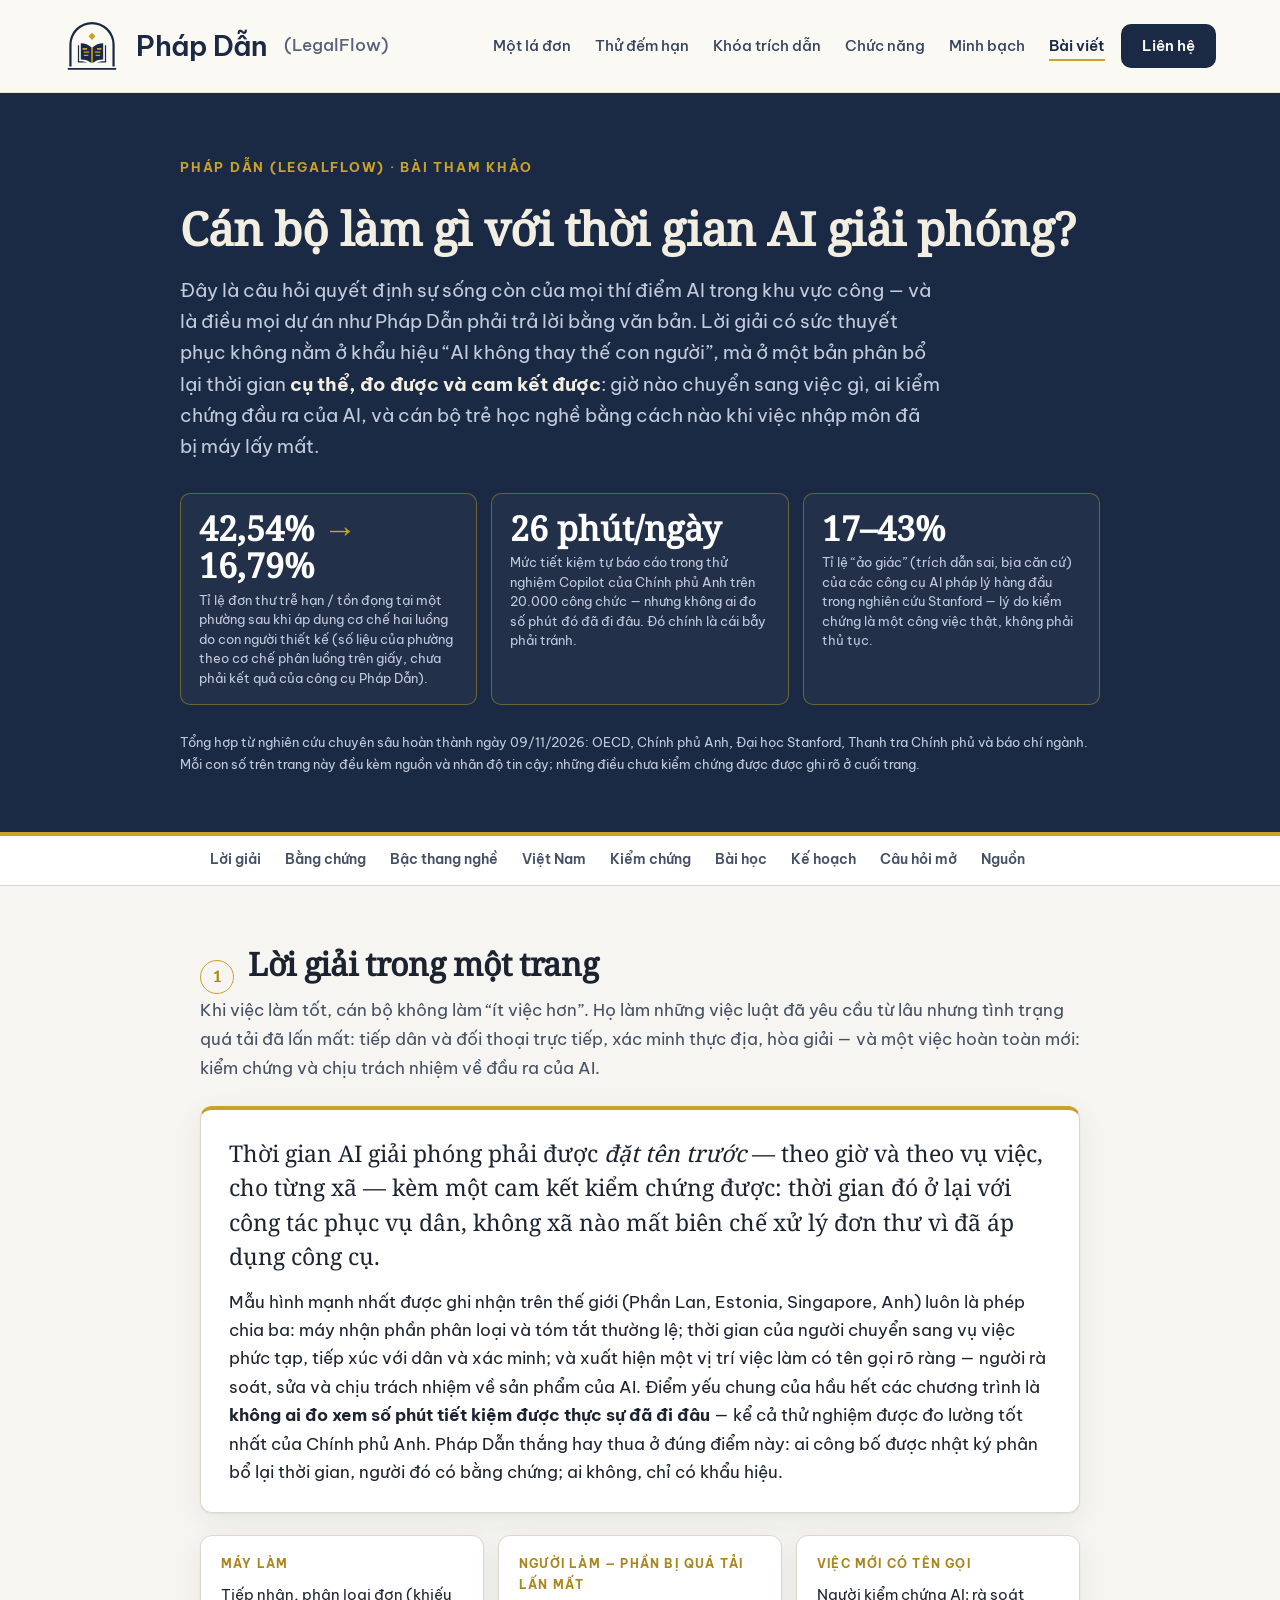
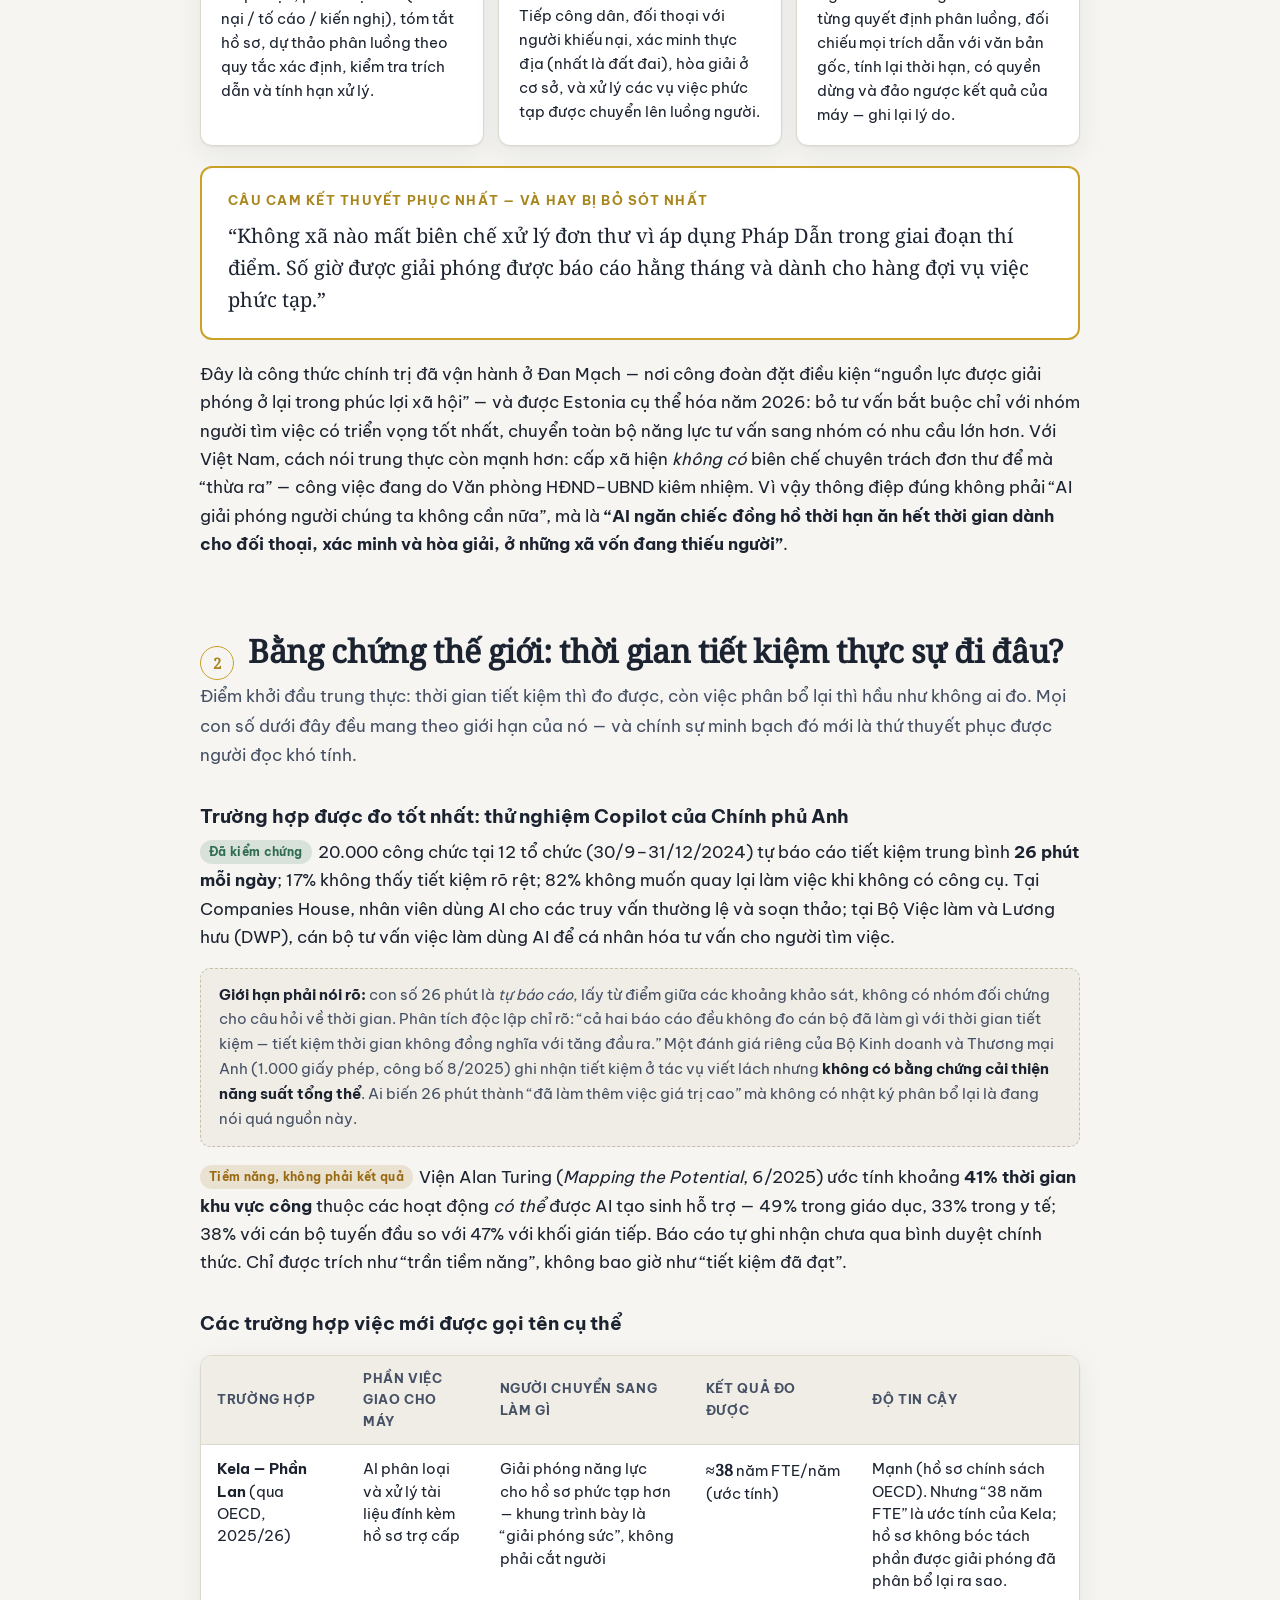
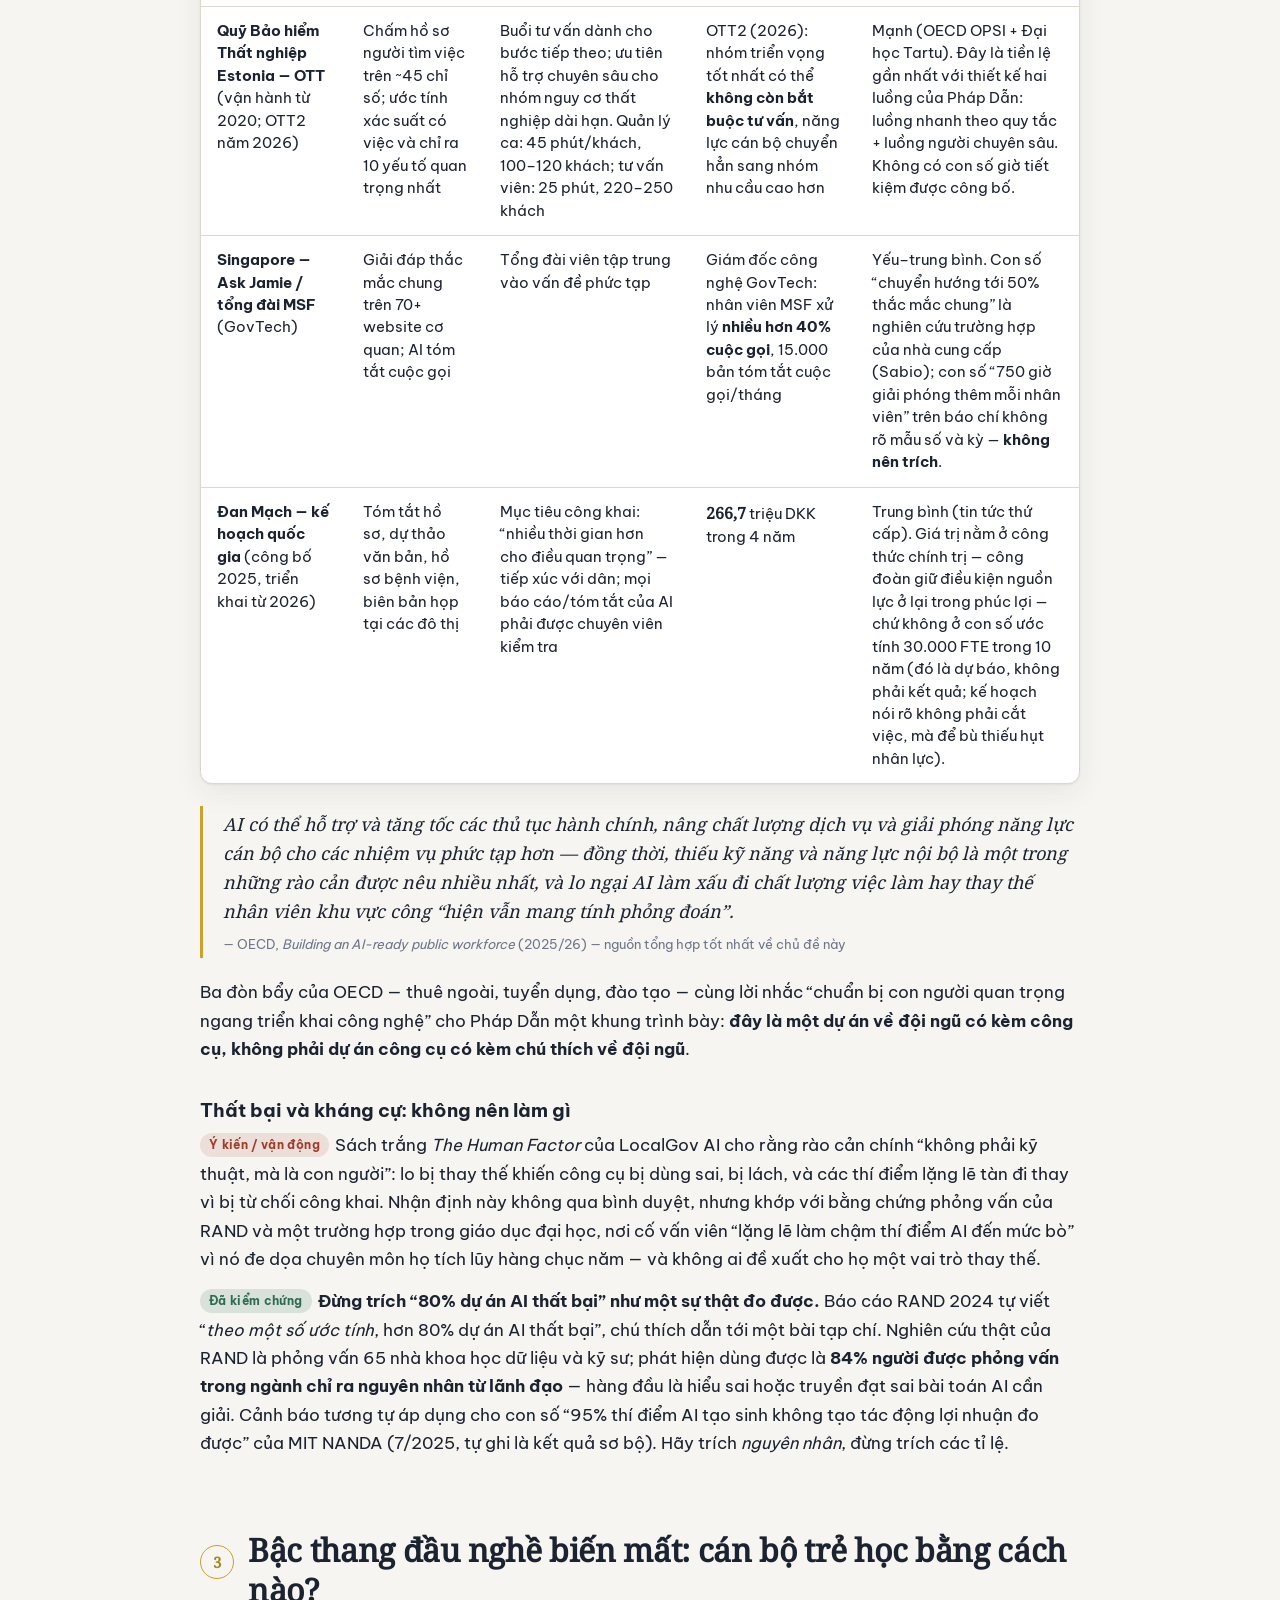
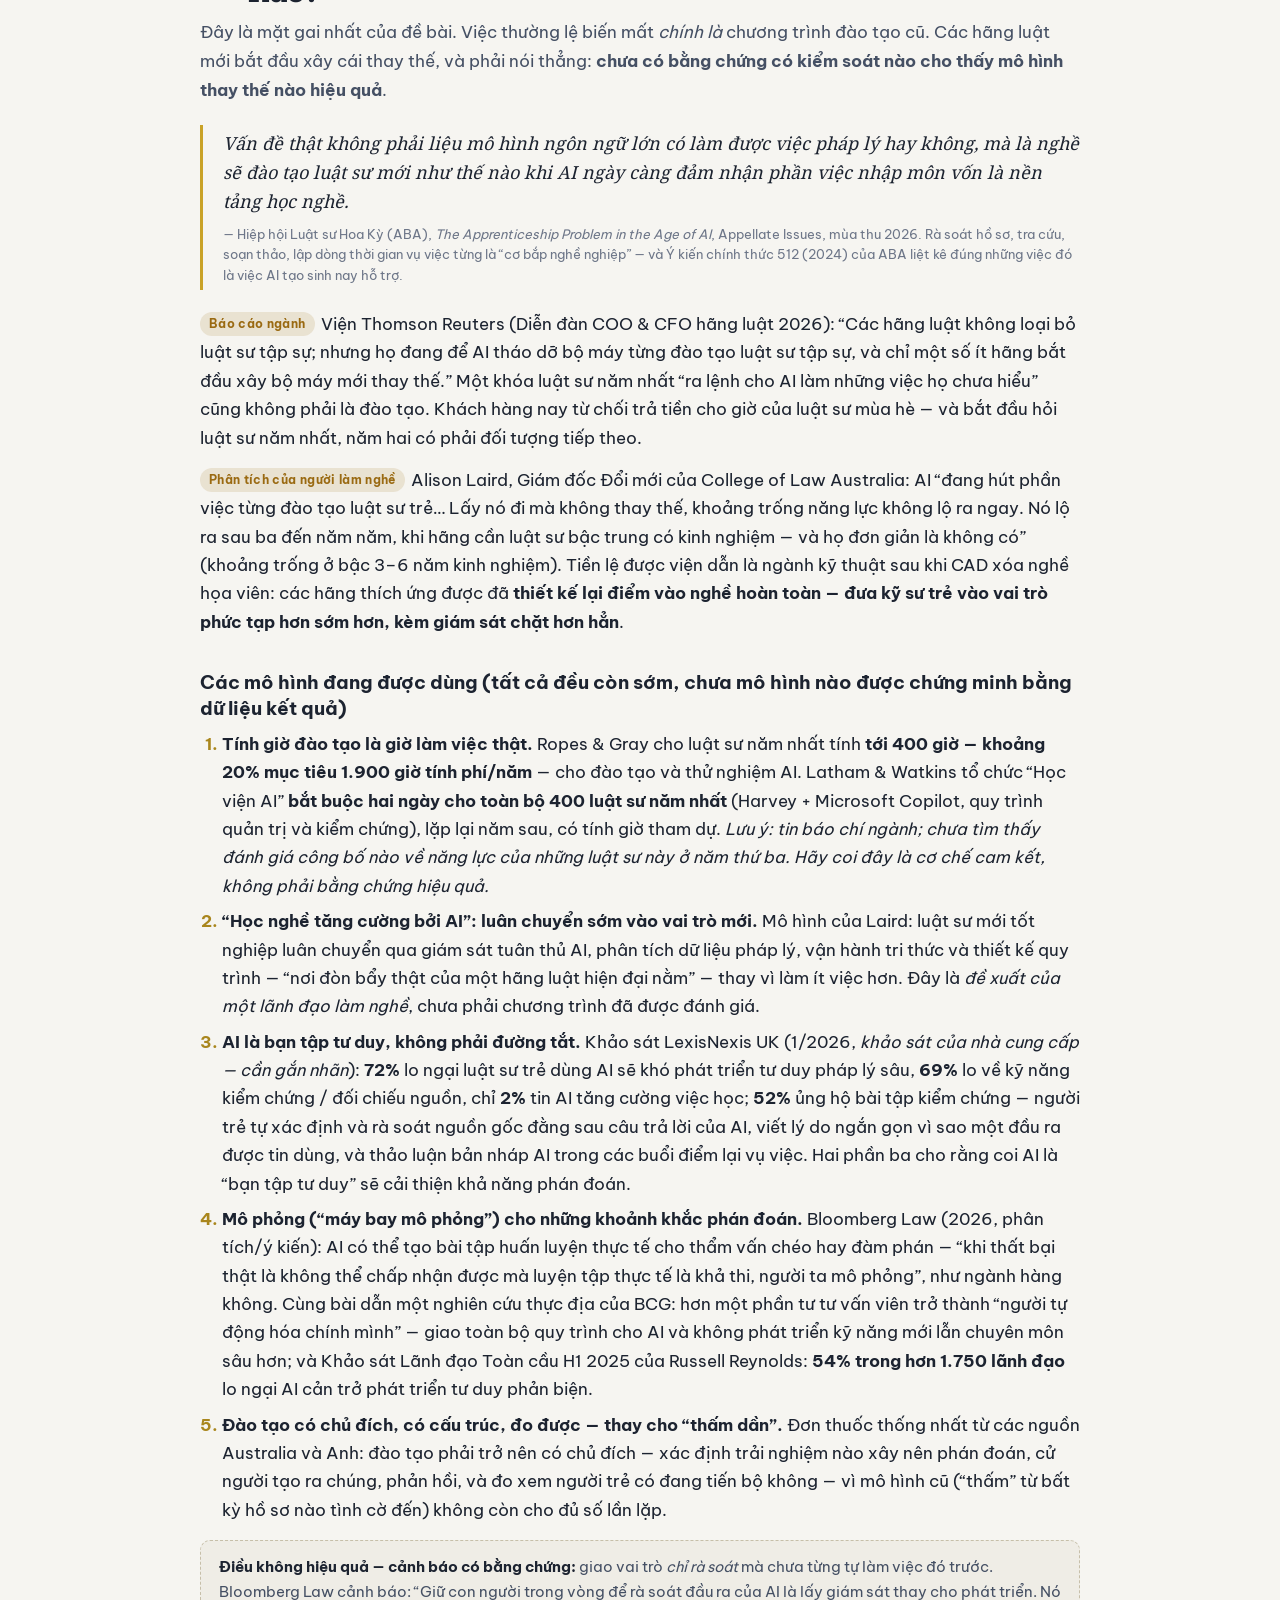
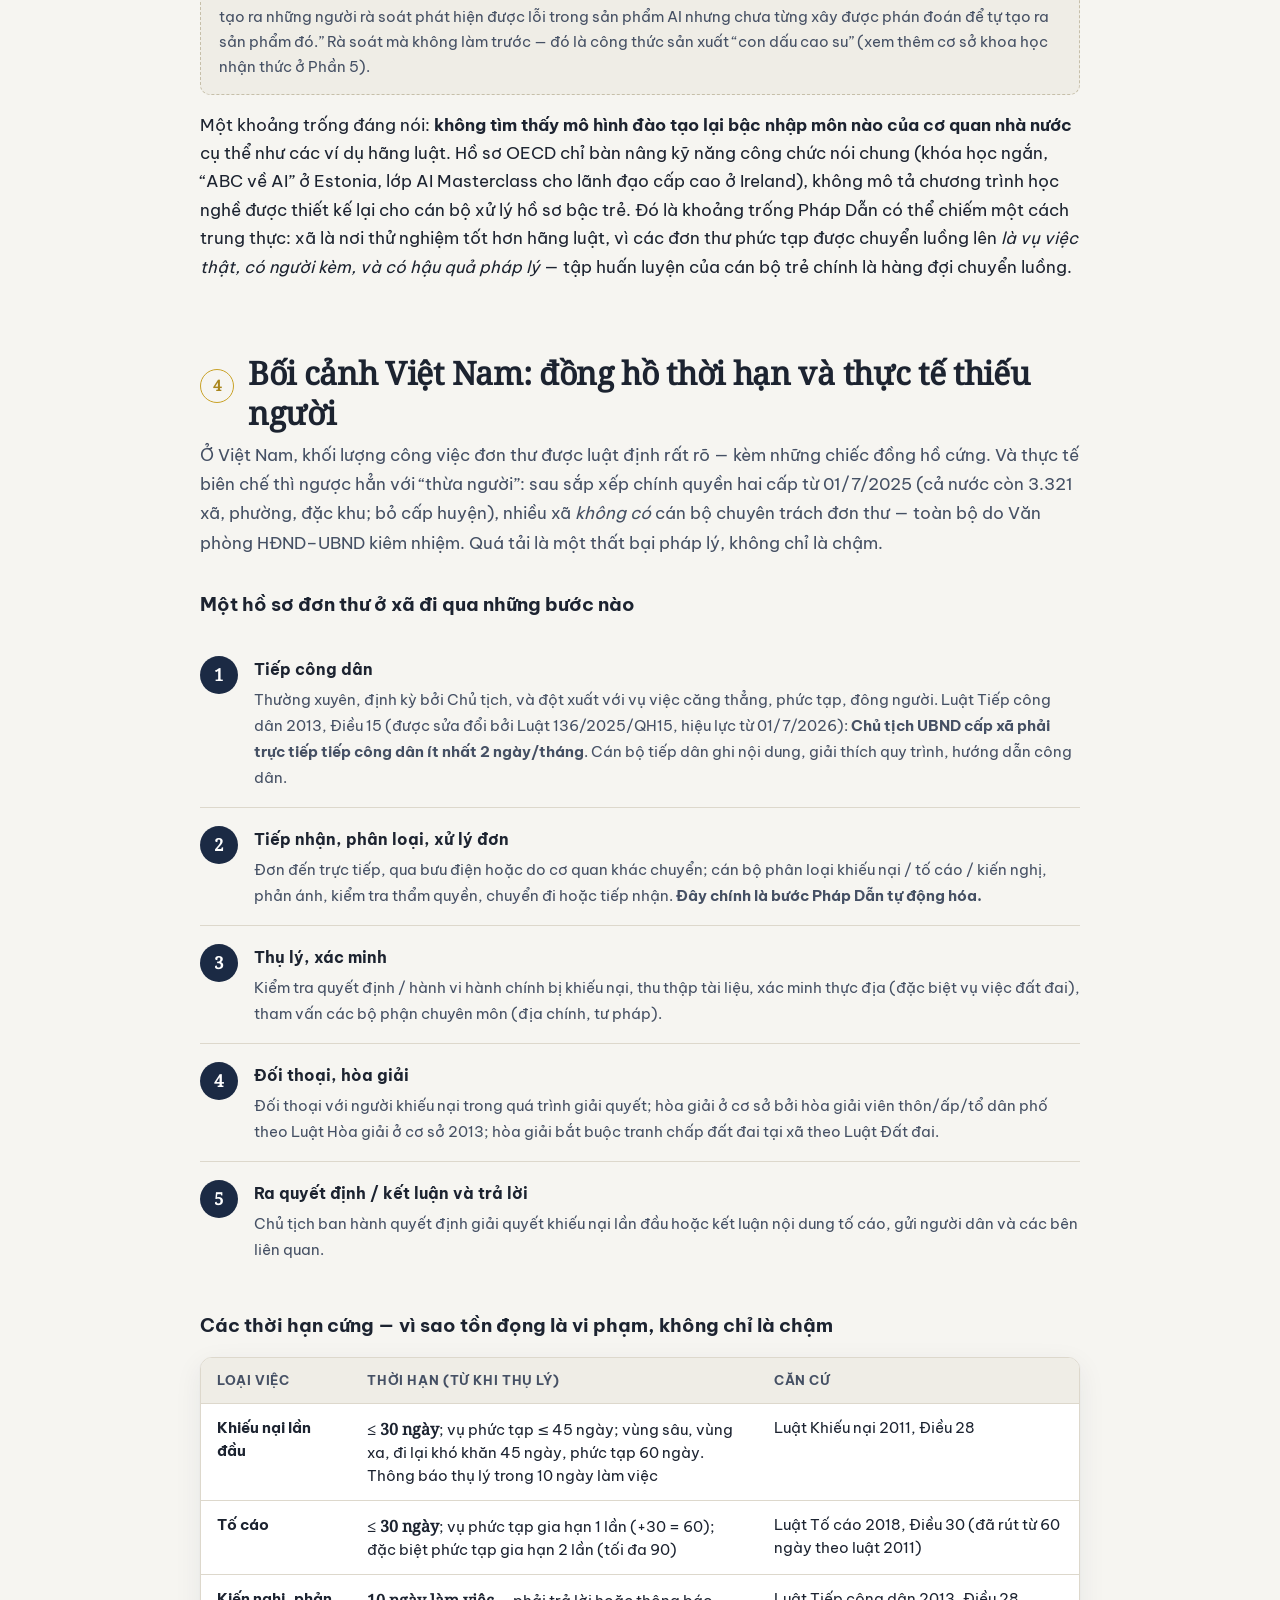
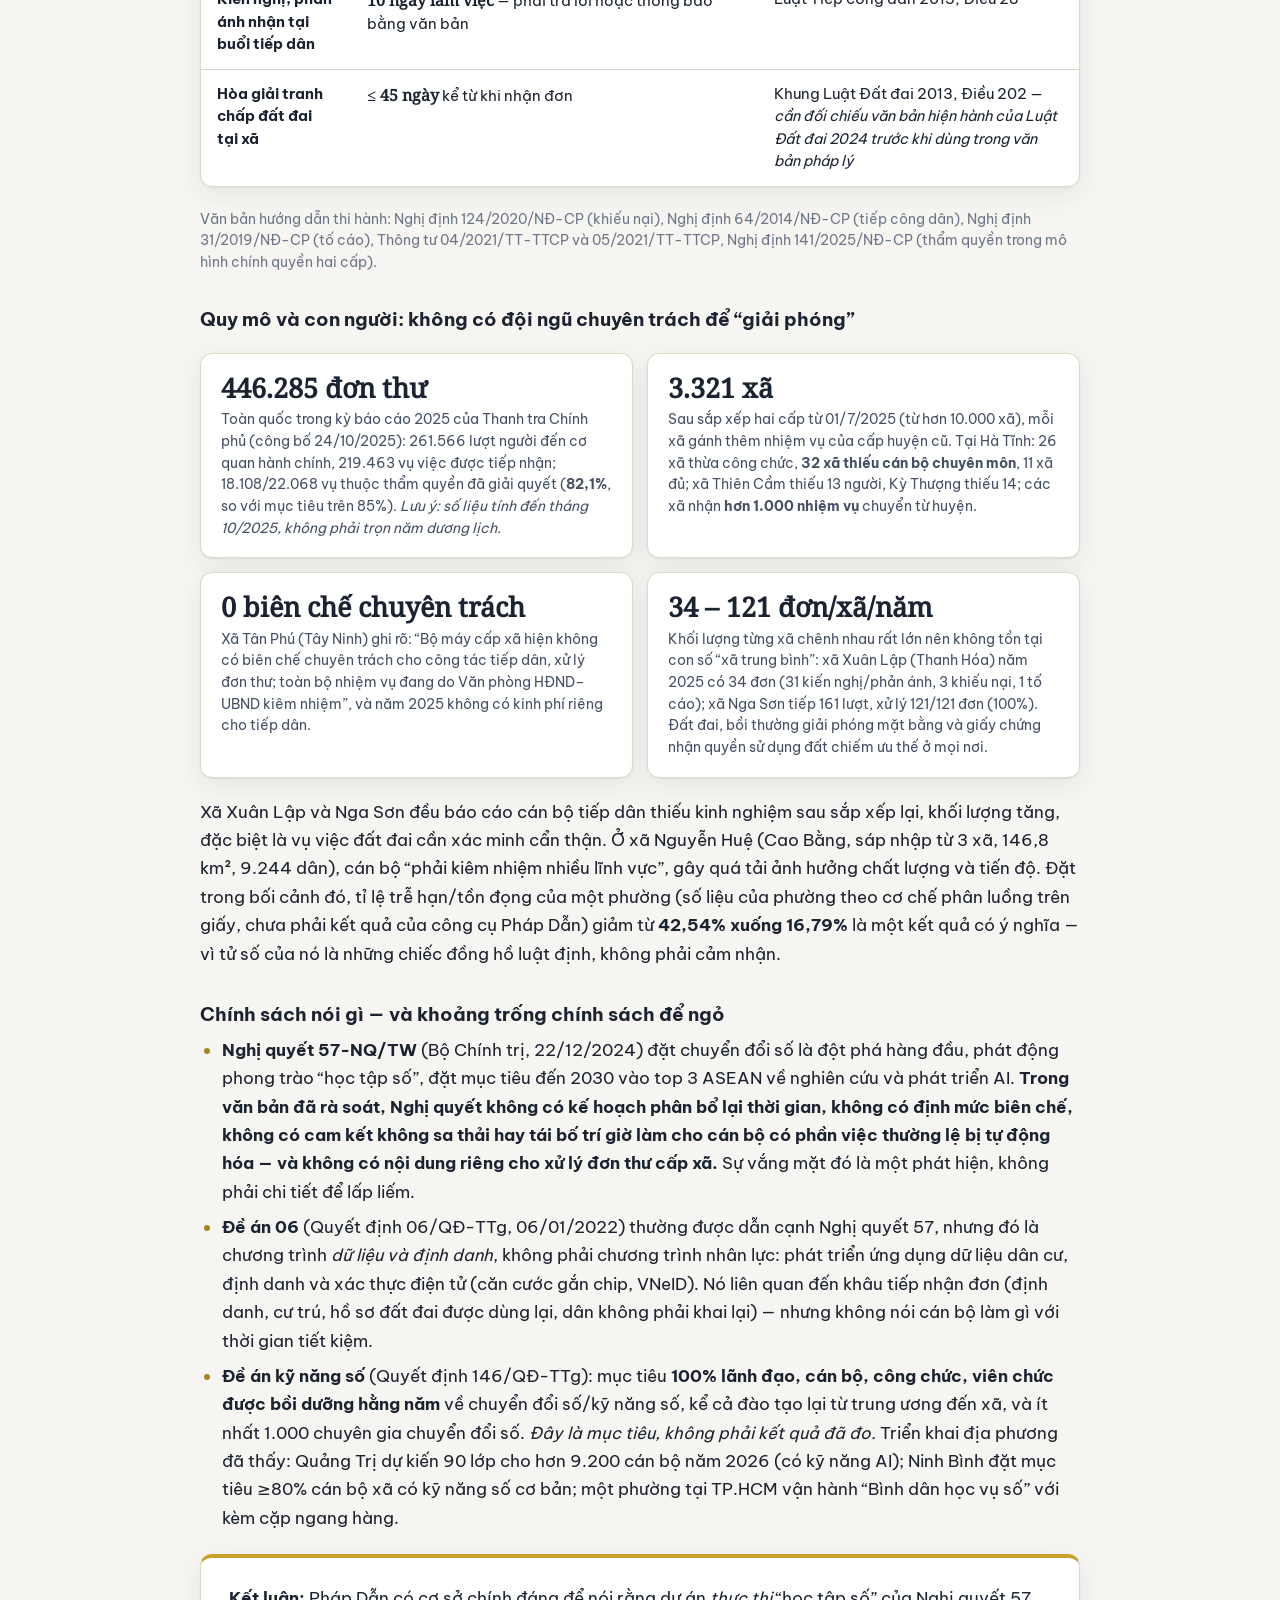
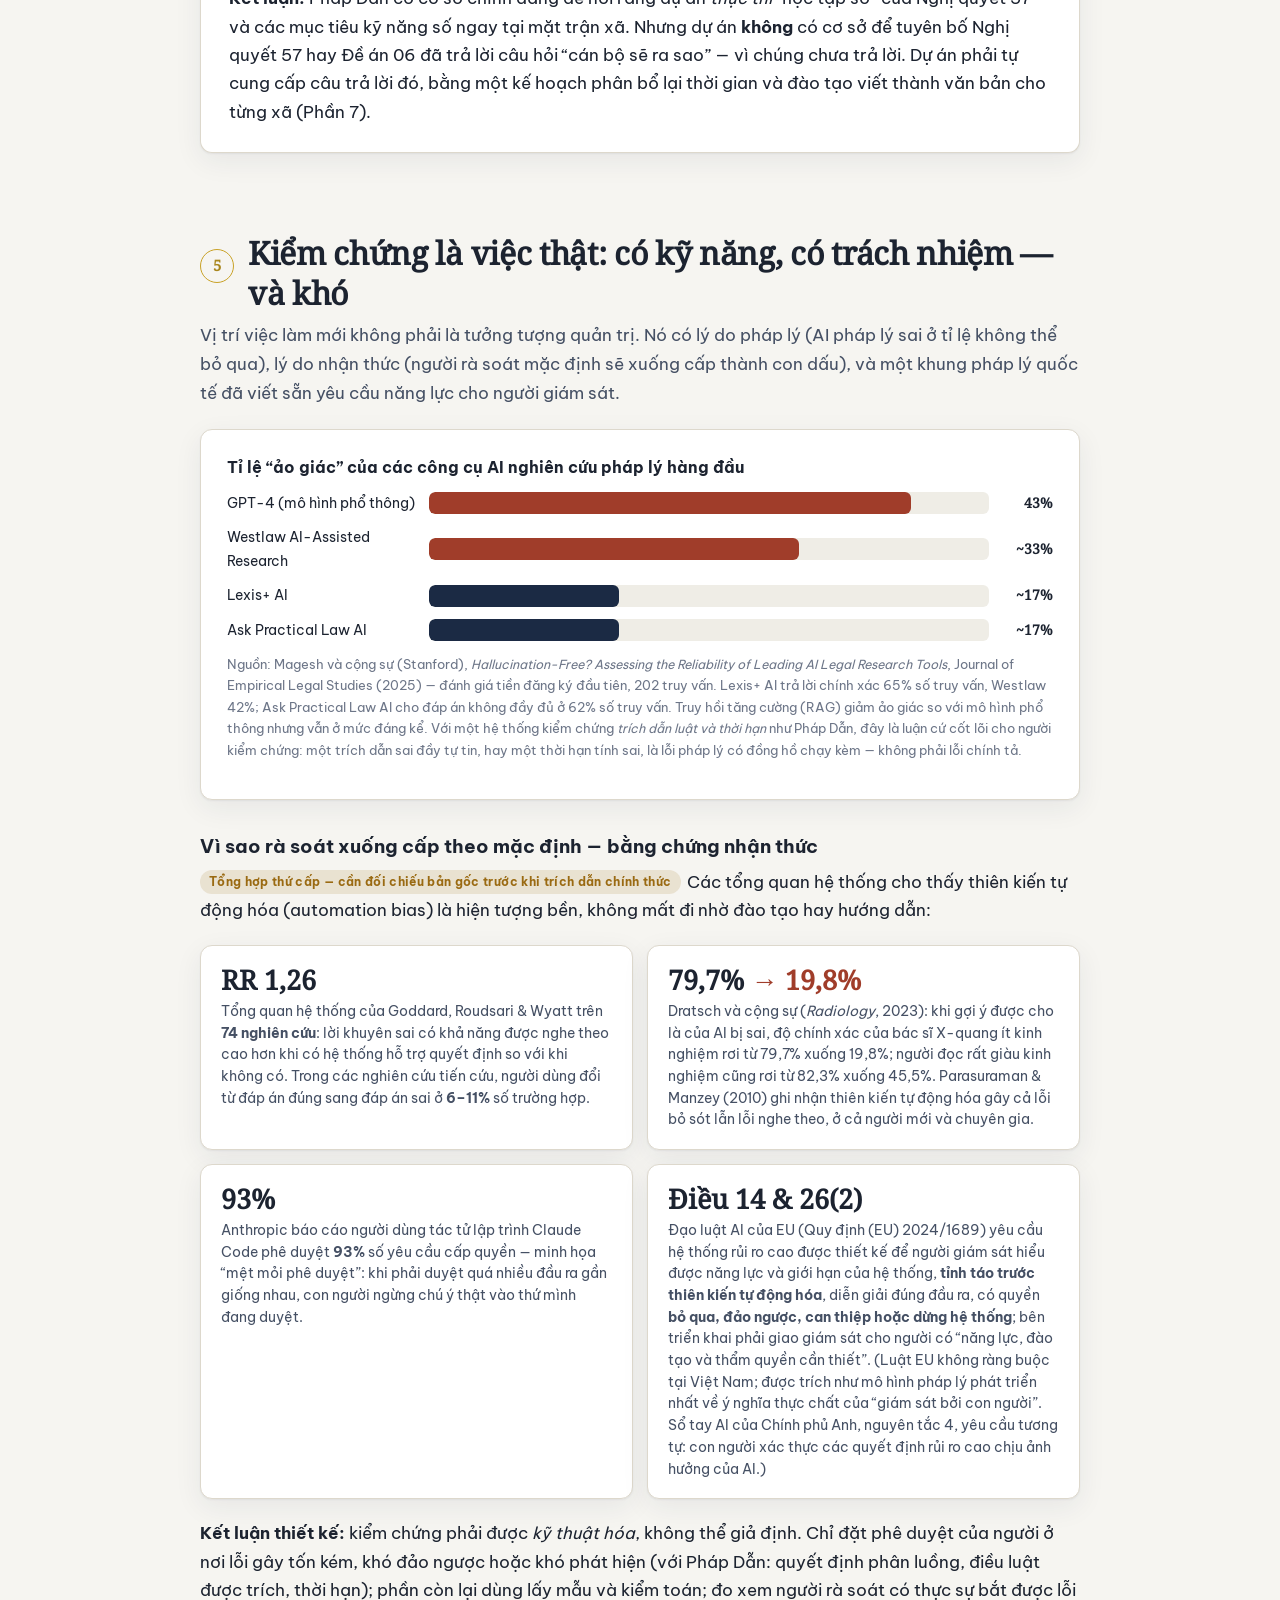
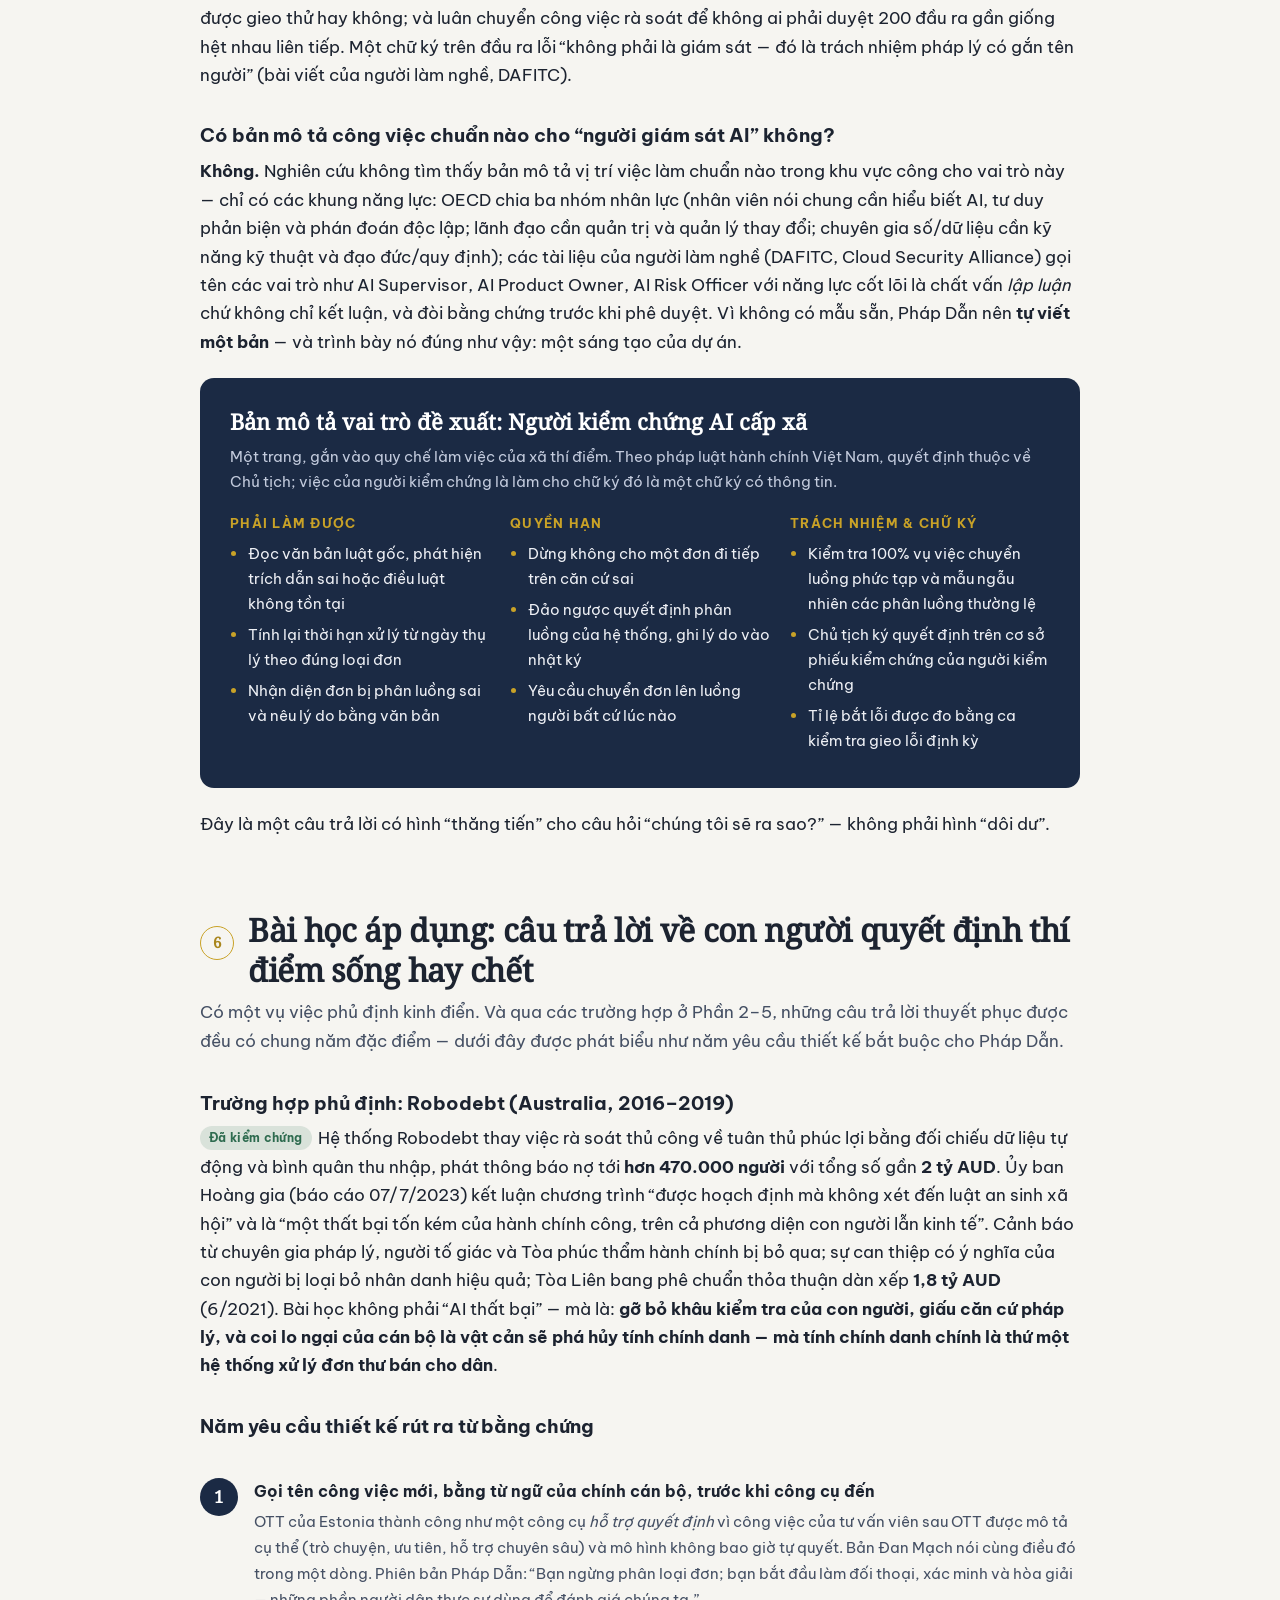
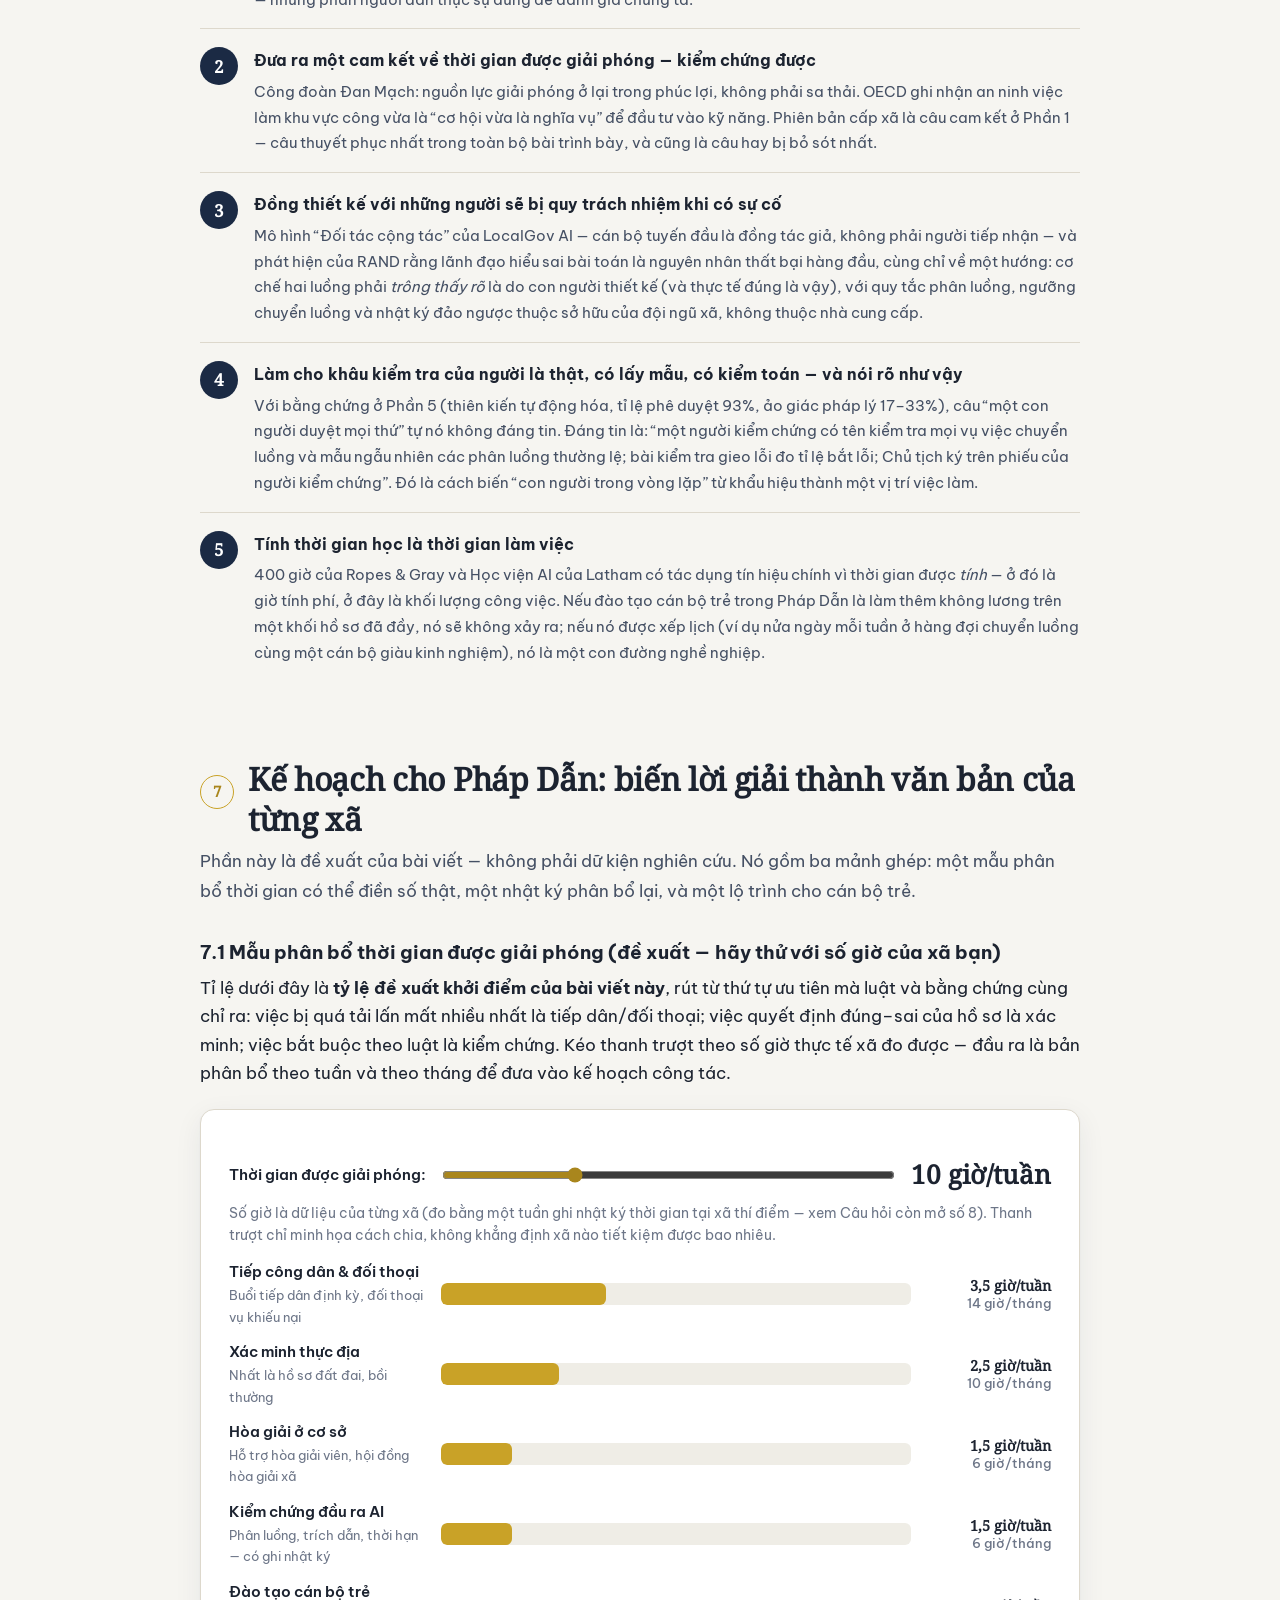
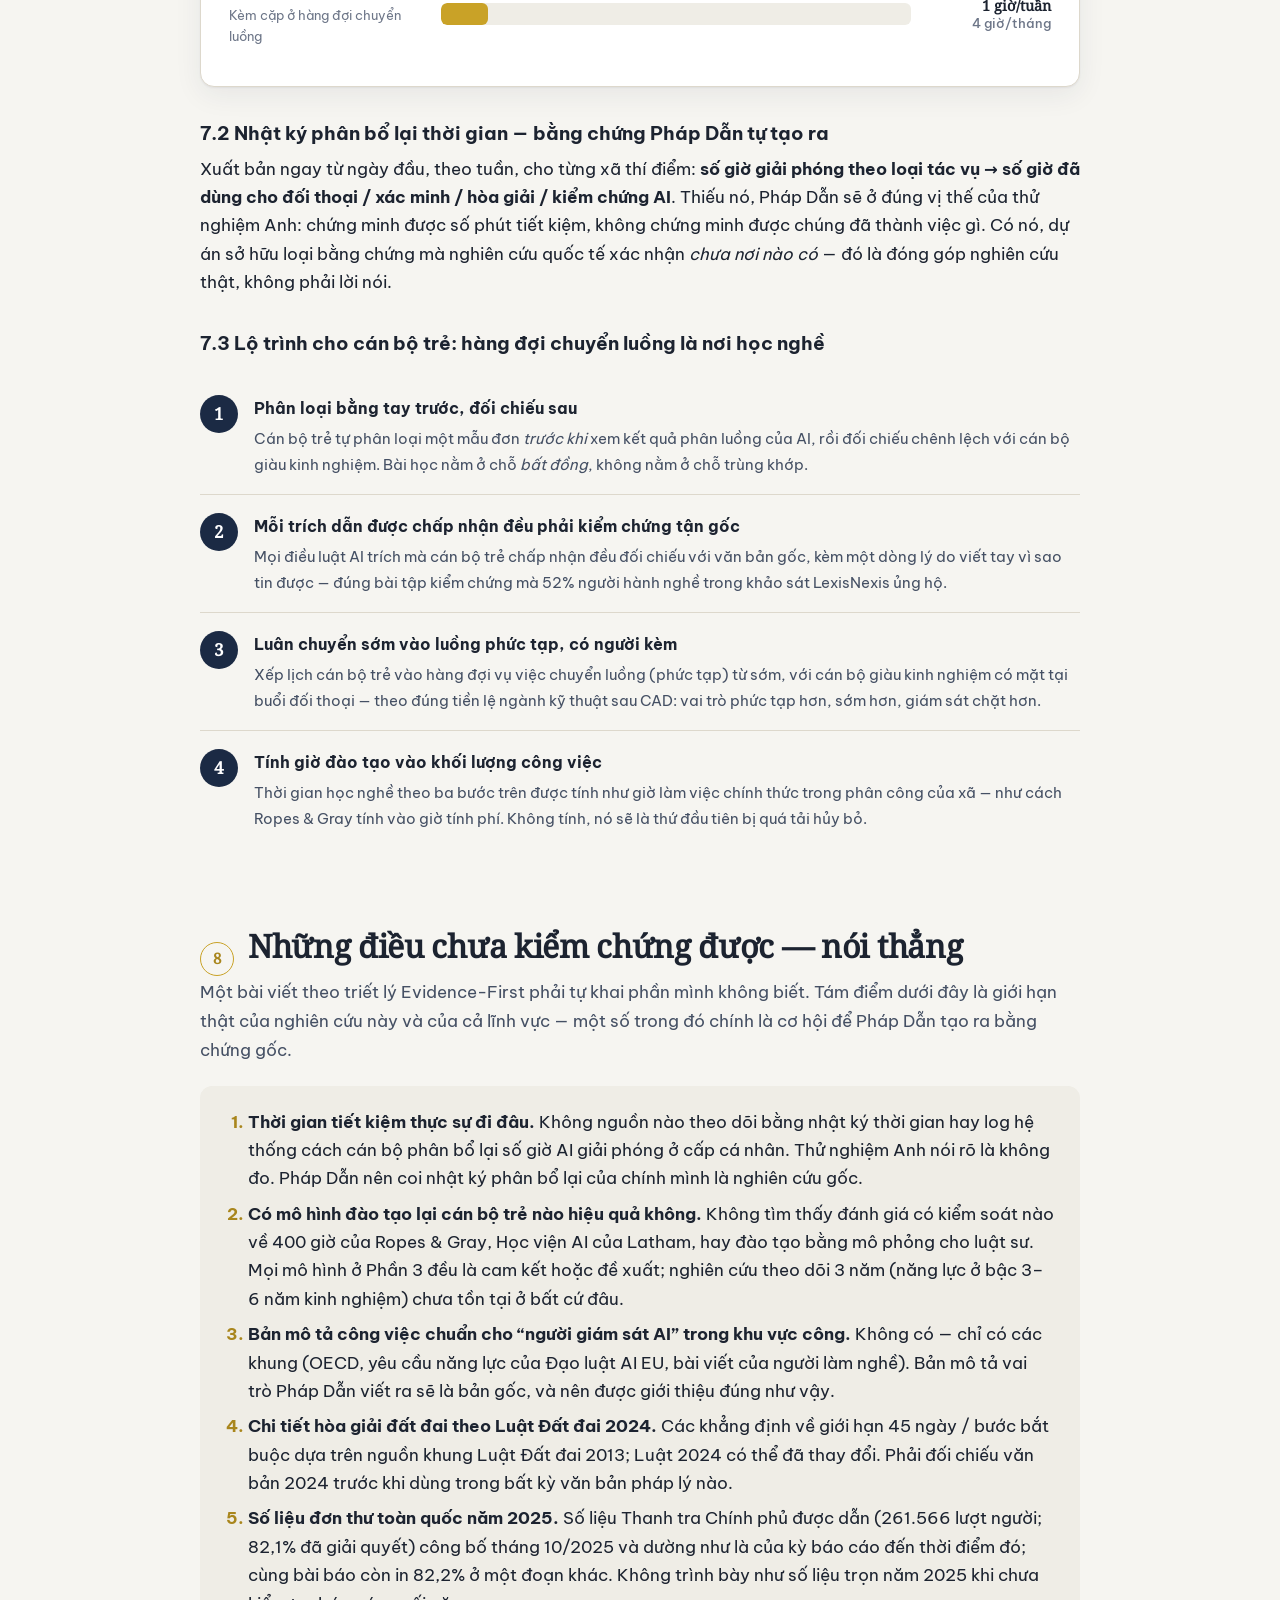
<file: thoi-gian-ai-giai-phong.html>
<!doctype html>
<html lang="vi">
  <head>
    <meta charset="utf-8" />
    <meta name="viewport" content="width=device-width, initial-scale=1, viewport-fit=cover" />
    <meta name="color-scheme" content="light dark" />
<link rel="icon" href="/favicon.ico" sizes="32x32">
<link rel="icon" href="/favicon.svg" type="image/svg+xml">
<link rel="apple-touch-icon" href="/apple-touch-icon.png">
<link rel="manifest" href="/site.webmanifest">
<meta name="theme-color" content="#1B2A44">
    <meta name="description" content="Cán bộ làm gì với thời gian AI giải phóng? Tổng hợp bằng chứng quốc tế và bối cảnh cấp xã Việt Nam, kèm đề xuất phân bổ lại thời gian và vai trò người kiểm chứng AI." />
    <title>Lời giải: Cán bộ làm gì với thời gian AI giải phóng</title>
<!-- khung:head -->
<link rel="stylesheet" href="assets/css/khung.css">
<link rel="canonical" href="https://phapdan.vn/thoi-gian-ai-giai-phong.html">
<meta property="og:title" content="Lời giải: Cán bộ làm gì với thời gian AI giải phóng">
<meta property="og:description" content="Cán bộ làm gì với thời gian AI giải phóng? Tổng hợp bằng chứng quốc tế và bối cảnh cấp xã Việt Nam, kèm đề xuất phân bổ lại thời gian và vai trò người kiểm chứng AI.">
<meta property="og:url" content="https://phapdan.vn/thoi-gian-ai-giai-phong.html">
<meta property="og:locale" content="vi_VN">
<meta property="og:type" content="article">
<meta property="og:image" content="https://phapdan.vn/og-image.png">
<meta property="og:image:width" content="1200">
<meta property="og:image:height" content="630">
<meta property="og:image:alt" content="Logo Pháp Dẫn (LegalFlow): sách mở dưới vòm">
<meta name="twitter:card" content="summary_large_image">
<!-- /khung:head -->
    <style>
@font-face{font-family:'Be Vietnam Pro';font-style:normal;font-weight:400;font-display:swap;src:url('assets/fonts/be-vietnam-pro-vietnamese-400-normal.woff2') format('woff2');unicode-range:U+0102-0103,U+0110-0111,U+0128-0129,U+0168-0169,U+01A0-01A1,U+01AF-01B0,U+0300-0301,U+0303-0304,U+0308-0309,U+0323,U+0329,U+1EA0-1EF9,U+20AB}
@font-face{font-family:'Be Vietnam Pro';font-style:normal;font-weight:400;font-display:swap;src:url('assets/fonts/be-vietnam-pro-latin-400-normal.woff2') format('woff2');unicode-range:U+0000-00FF,U+0131,U+0152-0153,U+02BB-02BC,U+02C6,U+02DA,U+02DC,U+0304,U+0308,U+0329,U+2000-206F,U+20AC,U+2122,U+2191,U+2193,U+2212,U+2215,U+FEFF,U+FFFD}
@font-face{font-family:'Be Vietnam Pro';font-style:normal;font-weight:500;font-display:swap;src:url('assets/fonts/be-vietnam-pro-vietnamese-500-normal.woff2') format('woff2');unicode-range:U+0102-0103,U+0110-0111,U+0128-0129,U+0168-0169,U+01A0-01A1,U+01AF-01B0,U+0300-0301,U+0303-0304,U+0308-0309,U+0323,U+0329,U+1EA0-1EF9,U+20AB}
@font-face{font-family:'Be Vietnam Pro';font-style:normal;font-weight:500;font-display:swap;src:url('assets/fonts/be-vietnam-pro-latin-500-normal.woff2') format('woff2');unicode-range:U+0000-00FF,U+0131,U+0152-0153,U+02BB-02BC,U+02C6,U+02DA,U+02DC,U+0304,U+0308,U+0329,U+2000-206F,U+20AC,U+2122,U+2191,U+2193,U+2212,U+2215,U+FEFF,U+FFFD}
@font-face{font-family:'Be Vietnam Pro';font-style:normal;font-weight:600;font-display:swap;src:url('assets/fonts/be-vietnam-pro-vietnamese-600-normal.woff2') format('woff2');unicode-range:U+0102-0103,U+0110-0111,U+0128-0129,U+0168-0169,U+01A0-01A1,U+01AF-01B0,U+0300-0301,U+0303-0304,U+0308-0309,U+0323,U+0329,U+1EA0-1EF9,U+20AB}
@font-face{font-family:'Be Vietnam Pro';font-style:normal;font-weight:600;font-display:swap;src:url('assets/fonts/be-vietnam-pro-latin-600-normal.woff2') format('woff2');unicode-range:U+0000-00FF,U+0131,U+0152-0153,U+02BB-02BC,U+02C6,U+02DA,U+02DC,U+0304,U+0308,U+0329,U+2000-206F,U+20AC,U+2122,U+2191,U+2193,U+2212,U+2215,U+FEFF,U+FFFD}
@font-face{font-family:'Be Vietnam Pro';font-style:normal;font-weight:700;font-display:swap;src:url('assets/fonts/be-vietnam-pro-vietnamese-700-normal.woff2') format('woff2');unicode-range:U+0102-0103,U+0110-0111,U+0128-0129,U+0168-0169,U+01A0-01A1,U+01AF-01B0,U+0300-0301,U+0303-0304,U+0308-0309,U+0323,U+0329,U+1EA0-1EF9,U+20AB}
@font-face{font-family:'Be Vietnam Pro';font-style:normal;font-weight:700;font-display:swap;src:url('assets/fonts/be-vietnam-pro-latin-700-normal.woff2') format('woff2');unicode-range:U+0000-00FF,U+0131,U+0152-0153,U+02BB-02BC,U+02C6,U+02DA,U+02DC,U+0304,U+0308,U+0329,U+2000-206F,U+20AC,U+2122,U+2191,U+2193,U+2212,U+2215,U+FEFF,U+FFFD}
@font-face{font-family:'Noto Serif';font-style:normal;font-weight:400;font-display:swap;src:url('assets/fonts/noto-serif-400-normal-vietnamese.woff2') format('woff2');unicode-range:U+0102-0103,U+0110-0111,U+0128-0129,U+0168-0169,U+01A0-01A1,U+01AF-01B0,U+0300-0301,U+0303-0304,U+0308-0309,U+0323,U+0329,U+1EA0-1EF9,U+20AB}
@font-face{font-family:'Noto Serif';font-style:normal;font-weight:400;font-display:swap;src:url('assets/fonts/noto-serif-400-normal-latin.woff2') format('woff2');unicode-range:U+0000-00FF,U+0131,U+0152-0153,U+02BB-02BC,U+02C6,U+02DA,U+02DC,U+0304,U+0308,U+0329,U+2000-206F,U+20AC,U+2122,U+2191,U+2193,U+2212,U+2215,U+FEFF,U+FFFD}

      :root {
        color-scheme: light dark;
        --navy: #1b2a44;
        --navy-deep: #121d31;
        --gold: #c9a227;
        --gold-soft: #a9861d;
        --bg: #f6f5f1;
        --surface: #ffffff;
        --surface-2: #efede6;
        --ink: #1c2330;
        --ink-2: #455064;
        --ink-3: #6d7688;
        --line: #ddd8cc;
        --line-strong: #c6bfa9;
        --good: #2e6b4f;
        --warn: #9a6a12;
        --bad: #a03d2a;
        --chip-bg: #eceadf;
        --hero-bg: #1b2a44;
        --hero-ink: #f2eee1;
        --hero-ink-2: #c3cbdd;
        --shadow: 0 1px 2px rgba(27, 42, 68, .06), 0 8px 28px rgba(27, 42, 68, .07);
      }
      @media (prefers-color-scheme: dark) {
        :root {
          --bg: #0e1420;
          --surface: #16202f;
          --surface-2: #1b2839;
          --ink: #e9e6da;
          --ink-2: #b7bdca;
          --ink-3: #8d96a8;
          --line: #2b3a4f;
          --line-strong: #3d5069;
          --good: #6fc49b;
          --warn: #e0b558;
          --bad: #e08a76;
          --chip-bg: #223048;
          --hero-bg: #0a111d;
          --hero-ink: #f2eee1;
          --hero-ink-2: #aeb8cc;
          --shadow: 0 1px 2px rgba(0,0,0,.3), 0 8px 28px rgba(0,0,0,.35);
        }
      }
      * { box-sizing: border-box; }
      html { scroll-behavior: smooth; }
      @media (prefers-reduced-motion: reduce) { html { scroll-behavior: auto; } }
      body {
        margin: 0;
        background: var(--bg);
        color: var(--ink);
        font-family: "Be Vietnam Pro", system-ui, sans-serif;
        font-size: 16.5px;
        line-height: 1.72;
        -webkit-font-smoothing: antialiased;
      }
      ::selection { background: var(--gold); color: #141414; }

      /* ---------- Hero ---------- */
      .hero {
        background: var(--hero-bg);
        color: var(--hero-ink);
        padding: 64px 20px 56px;
        border-bottom: 4px solid var(--gold);
      }
      .hero-inner { max-width: 920px; margin: 0 auto; }
      .hero .brandline {
        font-size: 12.5px; font-weight: 700; letter-spacing: .14em; text-transform: uppercase;
        color: var(--gold); margin: 0 0 22px;
      }
      .hero h1 {
        font-family: "Noto Serif", Georgia, serif;
        font-weight: 600; font-size: clamp(30px, 5.4vw, 46px);
        line-height: 1.18; margin: 0 0 20px; letter-spacing: -.01em;
      }
      .hero .lede { font-size: clamp(16.5px, 2.4vw, 19px); color: var(--hero-ink-2); line-height: 1.65; margin: 0 0 30px; max-width: 760px; }
      .hero .lede strong { color: var(--hero-ink); }
      .hero-stats { display: grid; grid-template-columns: repeat(3, 1fr); gap: 14px; }
      .hero-stat {
        border: 1px solid rgba(201,162,39,.45); border-radius: 10px; padding: 16px 18px;
        background: rgba(255,255,255,.03);
      }
      .hero-stat .num { font-family: "Noto Serif", serif; font-size: clamp(24px, 3.6vw, 34px); font-weight: 700; color: #fff; line-height: 1.1; }
      .hero-stat .num .arr { color: var(--gold); }
      .hero-stat .cap { font-size: 13px; color: var(--hero-ink-2); line-height: 1.5; margin-top: 6px; }
      .hero .meta { margin: 26px 0 0; font-size: 13px; color: var(--hero-ink-2); }
      .hero .meta a { color: var(--gold); }
      @media (max-width: 640px) { .hero-stats { grid-template-columns: 1fr; } .hero { padding: 44px 18px 40px; } }

      /* ---------- Nav ---------- */
      .toc {
        position: sticky; top: 0; z-index: 20;
        background: var(--surface); border-bottom: 1px solid var(--line);
      }
      .toc-inner { max-width: 920px; margin: 0 auto; padding: 0 20px; display: flex; gap: 4px; overflow-x: auto; scrollbar-width: none; }
      .toc-inner::-webkit-scrollbar { display: none; }
      .toc a {
        white-space: nowrap; font-size: 13.5px; font-weight: 600; color: var(--ink-2);
        text-decoration: none; padding: 12px 10px; border-bottom: 2px solid transparent;
      }
      .toc a:hover { color: var(--ink); border-bottom-color: var(--gold); }

      /* ---------- Layout ---------- */
      main { max-width: 920px; margin: 0 auto; padding: 0 20px 80px; }
      section { padding-top: 58px; scroll-margin-top: 58px; }
      @media (max-width: 640px) {
        /* Mục lục xuống hàng thay vì cuộn ngang: mọi mục đều thấy và bấm được trên điện thoại */
        .toc-inner { flex-wrap: wrap; overflow-x: visible; row-gap: 0; }
        .toc a { padding: 9px 8px; }
        section { scroll-margin-top: 104px; }
      }
      .sec-head { display: flex; align-items: baseline; gap: 14px; margin-bottom: 8px; }
      .sec-num {
        font-family: "Noto Serif", serif; font-size: 15px; font-weight: 700; color: var(--gold-soft);
        border: 1.5px solid var(--gold); border-radius: 999px; width: 34px; height: 34px;
        display: inline-flex; align-items: center; justify-content: center; flex: none; transform: translateY(6px);
      }
      h2 {
        font-family: "Noto Serif", Georgia, serif; font-weight: 600;
        font-size: clamp(24px, 4vw, 32px); line-height: 1.25; margin: 0; letter-spacing: -.01em;
      }
      h3 { font-size: 18.5px; font-weight: 700; margin: 34px 0 8px; line-height: 1.4; }
      h4 { font-size: 16px; font-weight: 700; margin: 22px 0 6px; }
      p { margin: 0 0 14px; }
      .sec-intro { color: var(--ink-2); font-size: 17px; margin-bottom: 20px; }
      ul, ol { margin: 0 0 16px; padding-left: 22px; }
      li { margin-bottom: 7px; }
      li::marker { color: var(--gold-soft); font-weight: 700; }
      a { color: var(--gold-soft); text-underline-offset: 3px; }
      @media (prefers-color-scheme: dark) { a { color: var(--gold); } }
      strong { font-weight: 700; }
      .small { font-size: 13.5px; color: var(--ink-3); line-height: 1.6; }

      /* ---------- Components ---------- */
      .thesis {
        background: var(--surface); border: 1px solid var(--line); border-top: 4px solid var(--gold);
        border-radius: 12px; padding: 26px 28px; box-shadow: var(--shadow); margin: 22px 0;
      }
      .thesis p:last-child { margin-bottom: 0; }
      .thesis .big {
        font-family: "Noto Serif", serif; font-size: clamp(19px, 3vw, 23px); line-height: 1.5; font-weight: 500; margin-bottom: 14px;
      }
      .split3 { display: grid; grid-template-columns: repeat(3, 1fr); gap: 14px; margin: 20px 0; }
      .split3 .cell { background: var(--surface); border: 1px solid var(--line); border-radius: 12px; padding: 18px 20px; box-shadow: var(--shadow); }
      .split3 .cell .k { font-size: 12px; font-weight: 800; letter-spacing: .1em; text-transform: uppercase; color: var(--gold-soft); margin-bottom: 8px; }
      .split3 .cell p { font-size: 15px; margin: 0; line-height: 1.6; }
      @media (max-width: 720px) { .split3 { grid-template-columns: 1fr; } }

      .chip {
        display: inline-block; font-size: 11.5px; font-weight: 700; letter-spacing: .03em;
        padding: 2px 9px; border-radius: 999px; background: var(--chip-bg); color: var(--ink-2);
        vertical-align: 2px; margin-right: 6px;
      }
      .chip.verified { background: rgba(46,107,79,.14); color: var(--good); }
      .chip.reported { background: rgba(154,106,18,.14); color: var(--warn); }
      .chip.opinion { background: rgba(160,61,42,.12); color: var(--bad); }
      .caveat {
        border: 1px dashed var(--line-strong); border-radius: 10px; padding: 14px 18px;
        font-size: 14.5px; color: var(--ink-2); background: var(--surface-2); margin: 16px 0;
      }
      .caveat strong { color: var(--ink); }
      blockquote {
        margin: 20px 0; padding: 4px 0 4px 20px; border-left: 3px solid var(--gold);
        font-family: "Noto Serif", serif; font-style: italic; font-size: 18px; line-height: 1.6; color: var(--ink);
      }
      blockquote .attrib { display: block; font-family: "Be Vietnam Pro", sans-serif; font-style: normal; font-size: 13px; color: var(--ink-3); margin-top: 8px; }

      .tablewrap { overflow-x: auto; margin: 18px 0 22px; border: 1px solid var(--line); border-radius: 12px; background: var(--surface); box-shadow: var(--shadow); }
      table { border-collapse: collapse; width: 100%; font-size: 14.5px; min-width: 620px; }
      th { text-align: left; font-size: 12.5px; letter-spacing: .05em; text-transform: uppercase; color: var(--ink-2); background: var(--surface-2); padding: 12px 16px; border-bottom: 1px solid var(--line); }
      td { padding: 13px 16px; border-bottom: 1px solid var(--line); vertical-align: top; line-height: 1.55; }
      tr:last-child td { border-bottom: none; }
      td .num { font-family: "Noto Serif", serif; font-weight: 700; font-size: 16px; white-space: nowrap; }
      @media (max-width: 640px) {
        .tablewrap { border: none; box-shadow: none; background: transparent; overflow: visible; }
        table { min-width: 0; }
        table, tbody, tr, td { display: block; width: 100%; }
        thead { display: none; }
        tr { background: var(--surface); border: 1px solid var(--line); border-radius: 12px; padding: 8px 4px; margin-bottom: 12px; box-shadow: var(--shadow); }
        td { border-bottom: none; padding: 7px 16px; }
        td::before { content: attr(data-th); display: block; font-size: 11.5px; font-weight: 700; letter-spacing: .06em; text-transform: uppercase; color: var(--ink-3); margin-bottom: 2px; }
      }

      .chart-card { background: var(--surface); border: 1px solid var(--line); border-radius: 12px; padding: 24px 26px; box-shadow: var(--shadow); margin: 20px 0; }
      .chart-card h4 { margin-top: 0; }
      .chart-card .src { font-size: 12.5px; color: var(--ink-3); margin-top: 12px; }
      .bar-row { display: grid; grid-template-columns: 190px 1fr 52px; align-items: center; gap: 12px; margin: 10px 0; font-size: 14px; }
      .bar-track { background: var(--surface-2); border-radius: 6px; height: 22px; overflow: hidden; }
      .bar-fill { height: 100%; border-radius: 6px; background: var(--navy); }
      .bar-fill.gold { background: var(--gold); }
      .bar-fill.bad { background: var(--bad); }
      .bar-val { font-family: "Noto Serif", serif; font-weight: 700; text-align: right; }
      @media (prefers-color-scheme: dark) { .bar-fill { background: #7e97c4; } .bar-fill.gold { background: var(--gold); } .bar-fill.bad { background: #c96a55; } }
      @media (max-width: 560px) { .bar-row { grid-template-columns: 118px 1fr 46px; gap: 8px; font-size: 13px; } }

      .statgrid { display: grid; grid-template-columns: repeat(2, 1fr); gap: 14px; margin: 20px 0; }
      .stat { background: var(--surface); border: 1px solid var(--line); border-radius: 12px; padding: 18px 20px; box-shadow: var(--shadow); }
      .stat .v { font-family: "Noto Serif", serif; font-size: 27px; font-weight: 700; line-height: 1.15; }
      .stat .v .to { color: var(--bad); }
      .stat .d { font-size: 14px; color: var(--ink-2); margin-top: 6px; line-height: 1.55; }
      @media (max-width: 640px) { .statgrid { grid-template-columns: 1fr; } }

      .role-card { background: var(--navy); color: #eef0f5; border-radius: 14px; padding: 28px 30px; margin: 22px 0; }
      @media (prefers-color-scheme: dark) { .role-card { background: #0a111d; border: 1px solid var(--line); } }
      .role-card h3 { color: #fff; margin-top: 0; font-family: "Noto Serif", serif; font-size: 22px; }
      .role-card .sub { color: #c3cbdd; font-size: 14.5px; margin-bottom: 18px; }
      .role-cols { display: grid; grid-template-columns: repeat(3, 1fr); gap: 20px; }
      .role-cols h5 { margin: 0 0 8px; font-size: 12.5px; letter-spacing: .1em; text-transform: uppercase; color: var(--gold); }
      .role-cols ul { padding-left: 18px; margin: 0; font-size: 14.5px; }
      .role-cols li { margin-bottom: 6px; }
      .role-cols li::marker { color: var(--gold); }
      @media (max-width: 720px) { .role-cols { grid-template-columns: 1fr; } }

      .steps { counter-reset: step; margin: 20px 0; }
      .step { display: flex; gap: 16px; padding: 16px 0; border-bottom: 1px solid var(--line); }
      .step:last-child { border-bottom: none; }
      .step .n {
        counter-increment: step; flex: none; width: 38px; height: 38px; border-radius: 50%;
        background: var(--navy); color: #fff; font-family: "Noto Serif", serif; font-weight: 700;
        display: flex; align-items: center; justify-content: center; font-size: 17px; margin-top: 2px;
      }
      @media (prefers-color-scheme: dark) { .step .n { background: var(--gold); color: #141414; } }
      .step h4 { margin: 2px 0 4px; }
      .step p { font-size: 15px; color: var(--ink-2); margin: 0; }

      /* ---------- Planner ---------- */
      .planner { background: var(--surface); border: 1px solid var(--line); border-radius: 14px; box-shadow: var(--shadow); padding: 26px 28px; margin: 22px 0; }
      .planner h3 { margin-top: 0; }
      .planner .ctl { display: flex; flex-wrap: wrap; align-items: center; gap: 14px; margin: 16px 0 6px; }
      .planner label { font-weight: 600; font-size: 15px; }
      .planner input[type="range"] { flex: 1 1 220px; accent-color: var(--gold-soft); height: 28px; }
      .planner .hours-out { font-family: "Noto Serif", serif; font-size: 26px; font-weight: 700; min-width: 128px; }
      .alloc-row { display: grid; grid-template-columns: 200px 1fr 128px; gap: 12px; align-items: center; margin: 12px 0; font-size: 14.5px; }
      .alloc-row .a-name { font-weight: 600; }
      .alloc-row .a-name span { display: block; font-weight: 400; font-size: 12.5px; color: var(--ink-3); }
      .alloc-row .a-val { text-align: right; font-family: "Noto Serif", serif; font-weight: 700; line-height: 1.35; }
      .alloc-row .a-val span { display: block; font-family: "Be Vietnam Pro", sans-serif; font-weight: 500; font-size: 12.5px; color: var(--ink-3); }
      @media (max-width: 560px) { .alloc-row { grid-template-columns: 1fr 108px; } .alloc-row .bar-track { display: none; } }

      /* ---------- Audience tabs ---------- */
      .tabs { display: flex; gap: 8px; flex-wrap: wrap; margin: 18px 0 0; }
      .tabs button {
        font: inherit; font-size: 14.5px; font-weight: 600; cursor: pointer;
        padding: 9px 18px; border-radius: 999px; border: 1.5px solid var(--line-strong);
        background: var(--surface); color: var(--ink-2);
      }
      .tabs button[aria-selected="true"] { background: var(--navy); border-color: var(--navy); color: #fff; }
      @media (prefers-color-scheme: dark) { .tabs button[aria-selected="true"] { background: var(--gold); border-color: var(--gold); color: #141414; } }
      .tab-panel { background: var(--surface); border: 1px solid var(--line); border-radius: 12px; padding: 22px 26px; margin-top: 14px; box-shadow: var(--shadow); }
      .tab-panel[hidden] { display: none; }
      .tab-panel p:last-child { margin-bottom: 0; }

      .openq { background: var(--surface-2); border-radius: 12px; padding: 22px 26px; margin: 20px 0; }
      .openq ol { margin-bottom: 0; }
      .sources { font-size: 14px; color: var(--ink-2); }
      .sources h4 { color: var(--ink); }
      .sources li { margin-bottom: 5px; word-break: break-word; }
      footer { border-top: 1px solid var(--line); margin-top: 60px; padding-top: 22px; font-size: 13.5px; color: var(--ink-3); }
      .guarantee {
        border: 2px solid var(--gold); border-radius: 12px; padding: 22px 26px; margin: 20px 0;
        font-family: "Noto Serif", serif; font-size: clamp(17px, 2.6vw, 20px); line-height: 1.6; background: var(--surface);
      }
      .guarantee .who { display: block; font-family: "Be Vietnam Pro", sans-serif; font-size: 12.5px; font-weight: 700; letter-spacing: .1em; text-transform: uppercase; color: var(--gold-soft); margin-bottom: 10px; }
    </style>
  </head>
  <body>

    <!-- khung:dau -->
<div class="pd-khung">
<header class="site-head">
<div class="wrap site-head__in">
<a class="brand" href="./" aria-label="Pháp Dẫn (LegalFlow), về trang chủ">
<picture><source srcset="assets/logo-phap-dan-bieu-tuong-nen-toi.svg" media="(prefers-color-scheme: dark)"><img src="assets/logo-phap-dan-bieu-tuong.svg" width="56" height="56" alt=""></picture>
<span class="brand__name">Pháp Dẫn</span><span class="brand__sub">(LegalFlow)</span>
</a>
<nav class="nav" aria-label="Điều hướng chính">
<a href="./#mot-ho-so">Một lá đơn</a>
<a href="./#thu-dem-han">Thử đếm hạn</a>
<a href="./#khoa-trich-dan">Khóa trích dẫn</a>
<a href="./#chuc-nang">Chức năng</a>
<a href="minh-bach.html">Minh bạch</a>
<a href="bai-viet/" aria-current="page">Bài viết</a>
</nav>
<details class="mnav"><summary>Mục lục</summary>
<nav aria-label="Mục lục trên điện thoại">
<a href="./#mot-ho-so">Một lá đơn</a>
<a href="./#thu-dem-han">Thử đếm hạn</a>
<a href="./#khoa-trich-dan">Khóa trích dẫn</a>
<a href="./#chuc-nang">Chức năng</a>
<a href="minh-bach.html">Minh bạch</a>
<a href="bai-viet/" aria-current="page">Bài viết</a>
<a href="chinh-sach-du-lieu.html">Chính sách dữ liệu</a>
<a href="lien-he.html">Liên hệ</a>
</nav></details>
<a class="btn btn--primary btn--sm" href="lien-he.html">Liên hệ</a>
</div>
</header>
</div>
<!-- /khung:dau -->
<header class="hero">
      <div class="hero-inner">
        <p class="brandline">Pháp Dẫn (LegalFlow) · Bài tham khảo</p>
        <h1>Cán bộ làm gì với thời gian AI giải phóng?</h1>
        <p class="lede">Đây là câu hỏi quyết định sự sống còn của mọi thí điểm AI trong khu vực công — và là điều mọi dự án như Pháp Dẫn phải trả lời bằng văn bản. Lời giải có sức thuyết phục không nằm ở khẩu hiệu &ldquo;AI không thay thế con người&rdquo;, mà ở một bản phân bổ lại thời gian <strong>cụ thể, đo được và cam kết được</strong>: giờ nào chuyển sang việc gì, ai kiểm chứng đầu ra của AI, và cán bộ trẻ học nghề bằng cách nào khi việc nhập môn đã bị máy lấy mất.</p>
        <div class="hero-stats">
          <div class="hero-stat">
            <div class="num">42,54% <span class="arr">&rarr;</span> 16,79%</div>
            <div class="cap">Tỉ lệ đơn thư trễ hạn / tồn đọng tại một phường sau khi áp dụng cơ chế hai luồng do con người thiết kế (số liệu của phường theo cơ chế phân luồng trên giấy, chưa phải kết quả của công cụ Pháp Dẫn).</div>
          </div>
          <div class="hero-stat">
            <div class="num">26 phút/ngày</div>
            <div class="cap">Mức tiết kiệm tự báo cáo trong thử nghiệm Copilot của Chính phủ Anh trên 20.000 công chức — nhưng không ai đo số phút đó đã đi đâu. Đó chính là cái bẫy phải tránh.</div>
          </div>
          <div class="hero-stat">
            <div class="num">17–43%</div>
            <div class="cap">Tỉ lệ &ldquo;ảo giác&rdquo; (trích dẫn sai, bịa căn cứ) của các công cụ AI pháp lý hàng đầu trong nghiên cứu Stanford — lý do kiểm chứng là một công việc thật, không phải thủ tục.</div>
          </div>
        </div>
        <p class="meta">Tổng hợp từ nghiên cứu chuyên sâu hoàn thành ngày 09/11/2026: OECD, Chính phủ Anh, Đại học Stanford, Thanh tra Chính phủ và báo chí ngành. Mỗi con số trên trang này đều kèm nguồn và nhãn độ tin cậy; những điều chưa kiểm chứng được được ghi rõ ở cuối trang.</p>
      </div>
    </header>

    <nav class="toc" aria-label="Mục lục">
      <div class="toc-inner">
        <a href="#loi-giai">Lời giải</a>
        <a href="#bang-chung">Bằng chứng</a>
        <a href="#bac-thang">Bậc thang nghề</a>
        <a href="#viet-nam">Việt Nam</a>
        <a href="#kiem-chung">Kiểm chứng</a>
        <a href="#bai-hoc">Bài học</a>
        <a href="#ke-hoach">Kế hoạch</a>
        <a href="#cau-hoi-mo">Câu hỏi mở</a>
        <a href="#nguon">Nguồn</a>
      </div>
    </nav>

    <main>

      <!-- ============ LỜI GIẢI NGẮN ============ -->
      <section id="loi-giai">
        <div class="sec-head"><span class="sec-num">1</span><h2>Lời giải trong một trang</h2></div>
        <p class="sec-intro">Khi việc làm tốt, cán bộ không làm &ldquo;ít việc hơn&rdquo;. Họ làm những việc luật đã yêu cầu từ lâu nhưng tình trạng quá tải đã lấn mất: tiếp dân và đối thoại trực tiếp, xác minh thực địa, hòa giải — và một việc hoàn toàn mới: kiểm chứng và chịu trách nhiệm về đầu ra của AI.</p>

        <div class="thesis">
          <p class="big">Thời gian AI giải phóng phải được <em>đặt tên trước</em> — theo giờ và theo vụ việc, cho từng xã — kèm một cam kết kiểm chứng được: thời gian đó ở lại với công tác phục vụ dân, không xã nào mất biên chế xử lý đơn thư vì đã áp dụng công cụ.</p>
          <p>Mẫu hình mạnh nhất được ghi nhận trên thế giới (Phần Lan, Estonia, Singapore, Anh) luôn là phép chia ba: máy nhận phần phân loại và tóm tắt thường lệ; thời gian của người chuyển sang vụ việc phức tạp, tiếp xúc với dân và xác minh; và xuất hiện một vị trí việc làm có tên gọi rõ ràng — người rà soát, sửa và chịu trách nhiệm về sản phẩm của AI. Điểm yếu chung của hầu hết các chương trình là <strong>không ai đo xem số phút tiết kiệm được thực sự đã đi đâu</strong> — kể cả thử nghiệm được đo lường tốt nhất của Chính phủ Anh. Pháp Dẫn thắng hay thua ở đúng điểm này: ai công bố được nhật ký phân bổ lại thời gian, người đó có bằng chứng; ai không, chỉ có khẩu hiệu.</p>
        </div>

        <div class="split3">
          <div class="cell">
            <div class="k">Máy làm</div>
            <p>Tiếp nhận, phân loại đơn (khiếu nại / tố cáo / kiến nghị), tóm tắt hồ sơ, dự thảo phân luồng theo quy tắc xác định, kiểm tra trích dẫn và tính hạn xử lý.</p>
          </div>
          <div class="cell">
            <div class="k">Người làm — phần bị quá tải lấn mất</div>
            <p>Tiếp công dân, đối thoại với người khiếu nại, xác minh thực địa (nhất là đất đai), hòa giải ở cơ sở, và xử lý các vụ việc phức tạp được chuyển lên luồng người.</p>
          </div>
          <div class="cell">
            <div class="k">Việc mới có tên gọi</div>
            <p>Người kiểm chứng AI: rà soát từng quyết định phân luồng, đối chiếu mọi trích dẫn với văn bản gốc, tính lại thời hạn, có quyền dừng và đảo ngược kết quả của máy — ghi lại lý do.</p>
          </div>
        </div>

        <div class="guarantee">
          <span class="who">Câu cam kết thuyết phục nhất — và hay bị bỏ sót nhất</span>
          &ldquo;Không xã nào mất biên chế xử lý đơn thư vì áp dụng Pháp Dẫn trong giai đoạn thí điểm. Số giờ được giải phóng được báo cáo hằng tháng và dành cho hàng đợi vụ việc phức tạp.&rdquo;
        </div>
        <p>Đây là công thức chính trị đã vận hành ở Đan Mạch — nơi công đoàn đặt điều kiện &ldquo;nguồn lực được giải phóng ở lại trong phúc lợi xã hội&rdquo; — và được Estonia cụ thể hóa năm 2026: bỏ tư vấn bắt buộc chỉ với nhóm người tìm việc có triển vọng tốt nhất, chuyển toàn bộ năng lực tư vấn sang nhóm có nhu cầu lớn hơn. Với Việt Nam, cách nói trung thực còn mạnh hơn: cấp xã hiện <em>không có</em> biên chế chuyên trách đơn thư để mà &ldquo;thừa ra&rdquo; — công việc đang do Văn phòng HĐND–UBND kiêm nhiệm. Vì vậy thông điệp đúng không phải &ldquo;AI giải phóng người chúng ta không cần nữa&rdquo;, mà là <strong>&ldquo;AI ngăn chiếc đồng hồ thời hạn ăn hết thời gian dành cho đối thoại, xác minh và hòa giải, ở những xã vốn đang thiếu người&rdquo;</strong>.</p>
      </section>

      <!-- ============ BẰNG CHỨNG ============ -->
      <section id="bang-chung">
        <div class="sec-head"><span class="sec-num">2</span><h2>Bằng chứng thế giới: thời gian tiết kiệm thực sự đi đâu?</h2></div>
        <p class="sec-intro">Điểm khởi đầu trung thực: thời gian tiết kiệm thì đo được, còn việc phân bổ lại thì hầu như không ai đo. Mọi con số dưới đây đều mang theo giới hạn của nó — và chính sự minh bạch đó mới là thứ thuyết phục được người đọc khó tính.</p>

        <h3>Trường hợp được đo tốt nhất: thử nghiệm Copilot của Chính phủ Anh</h3>
        <p><span class="chip verified">Đã kiểm chứng</span>20.000 công chức tại 12 tổ chức (30/9–31/12/2024) tự báo cáo tiết kiệm trung bình <strong>26 phút mỗi ngày</strong>; 17% không thấy tiết kiệm rõ rệt; 82% không muốn quay lại làm việc khi không có công cụ. Tại Companies House, nhân viên dùng AI cho các truy vấn thường lệ và soạn thảo; tại Bộ Việc làm và Lương hưu (DWP), cán bộ tư vấn việc làm dùng AI để cá nhân hóa tư vấn cho người tìm việc.</p>
        <div class="caveat"><strong>Giới hạn phải nói rõ:</strong> con số 26 phút là <em>tự báo cáo</em>, lấy từ điểm giữa các khoảng khảo sát, không có nhóm đối chứng cho câu hỏi về thời gian. Phân tích độc lập chỉ rõ: &ldquo;cả hai báo cáo đều không đo cán bộ đã làm gì với thời gian tiết kiệm — tiết kiệm thời gian không đồng nghĩa với tăng đầu ra.&rdquo; Một đánh giá riêng của Bộ Kinh doanh và Thương mại Anh (1.000 giấy phép, công bố 8/2025) ghi nhận tiết kiệm ở tác vụ viết lách nhưng <strong>không có bằng chứng cải thiện năng suất tổng thể</strong>. Ai biến 26 phút thành &ldquo;đã làm thêm việc giá trị cao&rdquo; mà không có nhật ký phân bổ lại là đang nói quá nguồn này.</div>
        <p><span class="chip reported">Tiềm năng, không phải kết quả</span>Viện Alan Turing (<em>Mapping the Potential</em>, 6/2025) ước tính khoảng <strong>41% thời gian khu vực công</strong> thuộc các hoạt động <em>có thể</em> được AI tạo sinh hỗ trợ — 49% trong giáo dục, 33% trong y tế; 38% với cán bộ tuyến đầu so với 47% với khối gián tiếp. Báo cáo tự ghi nhận chưa qua bình duyệt chính thức. Chỉ được trích như &ldquo;trần tiềm năng&rdquo;, không bao giờ như &ldquo;tiết kiệm đã đạt&rdquo;.</p>

        <h3>Các trường hợp việc mới được gọi tên cụ thể</h3>
        <div class="tablewrap">
          <table>
            <thead><tr><th>Trường hợp</th><th>Phần việc giao cho máy</th><th>Người chuyển sang làm gì</th><th>Kết quả đo được</th><th>Độ tin cậy</th></tr></thead>
            <tbody>
              <tr>
                <td data-th="Trường hợp"><strong>Kela — Phần Lan</strong> (qua OECD, 2025/26)</td>
                <td data-th="Giao cho máy">AI phân loại và xử lý tài liệu đính kèm hồ sơ trợ cấp</td>
                <td data-th="Người làm gì">Giải phóng năng lực cho hồ sơ phức tạp hơn — khung trình bày là &ldquo;giải phóng sức&rdquo;, không phải cắt người</td>
                <td data-th="Kết quả"><span class="num">≈38</span> năm FTE/năm (ước tính)</td>
                <td data-th="Độ tin cậy">Mạnh (hồ sơ chính sách OECD). Nhưng &ldquo;38 năm FTE&rdquo; là ước tính của Kela; hồ sơ không bóc tách phần được giải phóng đã phân bổ lại ra sao.</td>
              </tr>
              <tr>
                <td data-th="Trường hợp"><strong>Quỹ Bảo hiểm Thất nghiệp Estonia — OTT</strong> (vận hành từ 2020; OTT2 năm 2026)</td>
                <td data-th="Giao cho máy">Chấm hồ sơ người tìm việc trên ~45 chỉ số; ước tính xác suất có việc và chỉ ra 10 yếu tố quan trọng nhất</td>
                <td data-th="Người làm gì">Buổi tư vấn dành cho bước tiếp theo; ưu tiên hỗ trợ chuyên sâu cho nhóm nguy cơ thất nghiệp dài hạn. Quản lý ca: 45 phút/khách, 100–120 khách; tư vấn viên: 25 phút, 220–250 khách</td>
                <td data-th="Kết quả">OTT2 (2026): nhóm triển vọng tốt nhất có thể <strong>không còn bắt buộc tư vấn</strong>, năng lực cán bộ chuyển hẳn sang nhóm nhu cầu cao hơn</td>
                <td data-th="Độ tin cậy">Mạnh (OECD OPSI + Đại học Tartu). Đây là tiền lệ gần nhất với thiết kế hai luồng của Pháp Dẫn: luồng nhanh theo quy tắc + luồng người chuyên sâu. Không có con số giờ tiết kiệm được công bố.</td>
              </tr>
              <tr>
                <td data-th="Trường hợp"><strong>Singapore — Ask Jamie / tổng đài MSF</strong> (GovTech)</td>
                <td data-th="Giao cho máy">Giải đáp thắc mắc chung trên 70+ website cơ quan; AI tóm tắt cuộc gọi</td>
                <td data-th="Người làm gì">Tổng đài viên tập trung vào vấn đề phức tạp</td>
                <td data-th="Kết quả">Giám đốc công nghệ GovTech: nhân viên MSF xử lý <strong>nhiều hơn 40% cuộc gọi</strong>, 15.000 bản tóm tắt cuộc gọi/tháng</td>
                <td data-th="Độ tin cậy">Yếu–trung bình. Con số &ldquo;chuyển hướng tới 50% thắc mắc chung&rdquo; là nghiên cứu trường hợp của nhà cung cấp (Sabio); con số &ldquo;750 giờ giải phóng thêm mỗi nhân viên&rdquo; trên báo chí không rõ mẫu số và kỳ — <strong>không nên trích</strong>.</td>
              </tr>
              <tr>
                <td data-th="Trường hợp"><strong>Đan Mạch — kế hoạch quốc gia</strong> (công bố 2025, triển khai từ 2026)</td>
                <td data-th="Giao cho máy">Tóm tắt hồ sơ, dự thảo văn bản, hồ sơ bệnh viện, biên bản họp tại các đô thị</td>
                <td data-th="Người làm gì">Mục tiêu công khai: &ldquo;nhiều thời gian hơn cho điều quan trọng&rdquo; — tiếp xúc với dân; mọi báo cáo/tóm tắt của AI phải được chuyên viên kiểm tra</td>
                <td data-th="Kết quả"><span class="num">266,7</span> triệu DKK trong 4 năm</td>
                <td data-th="Độ tin cậy">Trung bình (tin tức thứ cấp). Giá trị nằm ở công thức chính trị — công đoàn giữ điều kiện nguồn lực ở lại trong phúc lợi — chứ không ở con số ước tính 30.000 FTE trong 10 năm (đó là dự báo, không phải kết quả; kế hoạch nói rõ không phải cắt việc, mà để bù thiếu hụt nhân lực).</td>
              </tr>
            </tbody>
          </table>
        </div>

        <blockquote>
          AI có thể hỗ trợ và tăng tốc các thủ tục hành chính, nâng chất lượng dịch vụ và giải phóng năng lực cán bộ cho các nhiệm vụ phức tạp hơn — đồng thời, thiếu kỹ năng và năng lực nội bộ là một trong những rào cản được nêu nhiều nhất, và lo ngại AI làm xấu đi chất lượng việc làm hay thay thế nhân viên khu vực công &ldquo;hiện vẫn mang tính phỏng đoán&rdquo;.
          <span class="attrib">— OECD, <em>Building an AI-ready public workforce</em> (2025/26) — nguồn tổng hợp tốt nhất về chủ đề này</span>
        </blockquote>
        <p>Ba đòn bẩy của OECD — thuê ngoài, tuyển dụng, đào tạo — cùng lời nhắc &ldquo;chuẩn bị con người quan trọng ngang triển khai công nghệ&rdquo; cho Pháp Dẫn một khung trình bày: <strong>đây là một dự án về đội ngũ có kèm công cụ, không phải dự án công cụ có kèm chú thích về đội ngũ</strong>.</p>

        <h3>Thất bại và kháng cự: không nên làm gì</h3>
        <p><span class="chip opinion">Ý kiến / vận động</span>Sách trắng <em>The Human Factor</em> của LocalGov AI cho rằng rào cản chính &ldquo;không phải kỹ thuật, mà là con người&rdquo;: lo bị thay thế khiến công cụ bị dùng sai, bị lách, và các thí điểm lặng lẽ tàn đi thay vì bị từ chối công khai. Nhận định này không qua bình duyệt, nhưng khớp với bằng chứng phỏng vấn của RAND và một trường hợp trong giáo dục đại học, nơi cố vấn viên &ldquo;lặng lẽ làm chậm thí điểm AI đến mức bò&rdquo; vì nó đe dọa chuyên môn họ tích lũy hàng chục năm — và không ai đề xuất cho họ một vai trò thay thế.</p>
        <p><span class="chip verified">Đã kiểm chứng</span><strong>Đừng trích &ldquo;80% dự án AI thất bại&rdquo; như một sự thật đo được.</strong> Báo cáo RAND 2024 tự viết &ldquo;<em>theo một số ước tính</em>, hơn 80% dự án AI thất bại&rdquo;, chú thích dẫn tới một bài tạp chí. Nghiên cứu thật của RAND là phỏng vấn 65 nhà khoa học dữ liệu và kỹ sư; phát hiện dùng được là <strong>84% người được phỏng vấn trong ngành chỉ ra nguyên nhân từ lãnh đạo</strong> — hàng đầu là hiểu sai hoặc truyền đạt sai bài toán AI cần giải. Cảnh báo tương tự áp dụng cho con số &ldquo;95% thí điểm AI tạo sinh không tạo tác động lợi nhuận đo được&rdquo; của MIT NANDA (7/2025, tự ghi là kết quả sơ bộ). Hãy trích <em>nguyên nhân</em>, đừng trích các tỉ lệ.</p>
      </section>

      <!-- ============ BẬC THANG ĐẦU NGHỀ ============ -->
      <section id="bac-thang">
        <div class="sec-head"><span class="sec-num">3</span><h2>Bậc thang đầu nghề biến mất: cán bộ trẻ học bằng cách nào?</h2></div>
        <p class="sec-intro">Đây là mặt gai nhất của đề bài. Việc thường lệ biến mất <em>chính là</em> chương trình đào tạo cũ. Các hãng luật mới bắt đầu xây cái thay thế, và phải nói thẳng: <strong>chưa có bằng chứng có kiểm soát nào cho thấy mô hình thay thế nào hiệu quả</strong>.</p>

        <blockquote>
          Vấn đề thật không phải liệu mô hình ngôn ngữ lớn có làm được việc pháp lý hay không, mà là nghề sẽ đào tạo luật sư mới như thế nào khi AI ngày càng đảm nhận phần việc nhập môn vốn là nền tảng học nghề.
          <span class="attrib">— Hiệp hội Luật sư Hoa Kỳ (ABA), <em>The Apprenticeship Problem in the Age of AI</em>, Appellate Issues, mùa thu 2026. Rà soát hồ sơ, tra cứu, soạn thảo, lập dòng thời gian vụ việc từng là &ldquo;cơ bắp nghề nghiệp&rdquo; — và Ý kiến chính thức 512 (2024) của ABA liệt kê đúng những việc đó là việc AI tạo sinh nay hỗ trợ.</span>
        </blockquote>
        <p><span class="chip reported">Báo cáo ngành</span>Viện Thomson Reuters (Diễn đàn COO &amp; CFO hãng luật 2026): &ldquo;Các hãng luật không loại bỏ luật sư tập sự; nhưng họ đang để AI tháo dỡ bộ máy từng đào tạo luật sư tập sự, và chỉ một số ít hãng bắt đầu xây bộ máy mới thay thế.&rdquo; Một khóa luật sư năm nhất &ldquo;ra lệnh cho AI làm những việc họ chưa hiểu&rdquo; cũng không phải là đào tạo. Khách hàng nay từ chối trả tiền cho giờ của luật sư mùa hè — và bắt đầu hỏi luật sư năm nhất, năm hai có phải đối tượng tiếp theo.</p>
        <p><span class="chip reported">Phân tích của người làm nghề</span>Alison Laird, Giám đốc Đổi mới của College of Law Australia: AI &ldquo;đang hút phần việc từng đào tạo luật sư trẻ… Lấy nó đi mà không thay thế, khoảng trống năng lực không lộ ra ngay. Nó lộ ra sau ba đến năm năm, khi hãng cần luật sư bậc trung có kinh nghiệm — và họ đơn giản là không có&rdquo; (khoảng trống ở bậc 3–6 năm kinh nghiệm). Tiền lệ được viện dẫn là ngành kỹ thuật sau khi CAD xóa nghề họa viên: các hãng thích ứng được đã <strong>thiết kế lại điểm vào nghề hoàn toàn — đưa kỹ sư trẻ vào vai trò phức tạp hơn sớm hơn, kèm giám sát chặt hơn hẳn</strong>.</p>

        <h3>Các mô hình đang được dùng (tất cả đều còn sớm, chưa mô hình nào được chứng minh bằng dữ liệu kết quả)</h3>
        <ol>
          <li><strong>Tính giờ đào tạo là giờ làm việc thật.</strong> Ropes &amp; Gray cho luật sư năm nhất tính <strong>tới 400 giờ — khoảng 20% mục tiêu 1.900 giờ tính phí/năm</strong> — cho đào tạo và thử nghiệm AI. Latham &amp; Watkins tổ chức &ldquo;Học viện AI&rdquo; <strong>bắt buộc hai ngày cho toàn bộ 400 luật sư năm nhất</strong> (Harvey + Microsoft Copilot, quy trình quản trị và kiểm chứng), lặp lại năm sau, có tính giờ tham dự. <em>Lưu ý: tin báo chí ngành; chưa tìm thấy đánh giá công bố nào về năng lực của những luật sư này ở năm thứ ba. Hãy coi đây là cơ chế cam kết, không phải bằng chứng hiệu quả.</em></li>
          <li><strong>&ldquo;Học nghề tăng cường bởi AI&rdquo;: luân chuyển sớm vào vai trò mới.</strong> Mô hình của Laird: luật sư mới tốt nghiệp luân chuyển qua giám sát tuân thủ AI, phân tích dữ liệu pháp lý, vận hành tri thức và thiết kế quy trình — &ldquo;nơi đòn bẩy thật của một hãng luật hiện đại nằm&rdquo; — thay vì làm ít việc hơn. Đây là <em>đề xuất của một lãnh đạo làm nghề</em>, chưa phải chương trình đã được đánh giá.</li>
          <li><strong>AI là bạn tập tư duy, không phải đường tắt.</strong> Khảo sát LexisNexis UK (1/2026, <em>khảo sát của nhà cung cấp — cần gắn nhãn</em>): <strong>72%</strong> lo ngại luật sư trẻ dùng AI sẽ khó phát triển tư duy pháp lý sâu, <strong>69%</strong> lo về kỹ năng kiểm chứng / đối chiếu nguồn, chỉ <strong>2%</strong> tin AI tăng cường việc học; <strong>52%</strong> ủng hộ bài tập kiểm chứng — người trẻ tự xác định và rà soát nguồn gốc đằng sau câu trả lời của AI, viết lý do ngắn gọn vì sao một đầu ra được tin dùng, và thảo luận bản nháp AI trong các buổi điểm lại vụ việc. Hai phần ba cho rằng coi AI là &ldquo;bạn tập tư duy&rdquo; sẽ cải thiện khả năng phán đoán.</li>
          <li><strong>Mô phỏng (&ldquo;máy bay mô phỏng&rdquo;) cho những khoảnh khắc phán đoán.</strong> Bloomberg Law (2026, phân tích/ý kiến): AI có thể tạo bài tập huấn luyện thực tế cho thẩm vấn chéo hay đàm phán — &ldquo;khi thất bại thật là không thể chấp nhận được mà luyện tập thực tế là khả thi, người ta mô phỏng&rdquo;, như ngành hàng không. Cùng bài dẫn một nghiên cứu thực địa của BCG: hơn một phần tư tư vấn viên trở thành &ldquo;người tự động hóa chính mình&rdquo; — giao toàn bộ quy trình cho AI và không phát triển kỹ năng mới lẫn chuyên môn sâu hơn; và Khảo sát Lãnh đạo Toàn cầu H1 2025 của Russell Reynolds: <strong>54% trong hơn 1.750 lãnh đạo</strong> lo ngại AI cản trở phát triển tư duy phản biện.</li>
          <li><strong>Đào tạo có chủ đích, có cấu trúc, đo được — thay cho &ldquo;thấm dần&rdquo;.</strong> Đơn thuốc thống nhất từ các nguồn Australia và Anh: đào tạo phải trở nên có chủ đích — xác định trải nghiệm nào xây nên phán đoán, cử người tạo ra chúng, phản hồi, và đo xem người trẻ có đang tiến bộ không — vì mô hình cũ (&ldquo;thấm&rdquo; từ bất kỳ hồ sơ nào tình cờ đến) không còn cho đủ số lần lặp.</li>
        </ol>

        <div class="caveat"><strong>Điều không hiệu quả — cảnh báo có bằng chứng:</strong> giao vai trò <em>chỉ rà soát</em> mà chưa từng tự làm việc đó trước. Bloomberg Law cảnh báo: &ldquo;Giữ con người trong vòng để rà soát đầu ra của AI là lấy giám sát thay cho phát triển. Nó tạo ra những người rà soát phát hiện được lỗi trong sản phẩm AI nhưng chưa từng xây được phán đoán để tự tạo ra sản phẩm đó.&rdquo; Rà soát mà không làm trước — đó là công thức sản xuất &ldquo;con dấu cao su&rdquo; (xem thêm cơ sở khoa học nhận thức ở Phần 5).</div>

        <p>Một khoảng trống đáng nói: <strong>không tìm thấy mô hình đào tạo lại bậc nhập môn nào của cơ quan nhà nước</strong> cụ thể như các ví dụ hãng luật. Hồ sơ OECD chỉ bàn nâng kỹ năng công chức nói chung (khóa học ngắn, &ldquo;ABC về AI&rdquo; ở Estonia, lớp AI Masterclass cho lãnh đạo cấp cao ở Ireland), không mô tả chương trình học nghề được thiết kế lại cho cán bộ xử lý hồ sơ bậc trẻ. Đó là khoảng trống Pháp Dẫn có thể chiếm một cách trung thực: xã là nơi thử nghiệm tốt hơn hãng luật, vì các đơn thư phức tạp được chuyển luồng lên <em>là vụ việc thật, có người kèm, và có hậu quả pháp lý</em> — tập huấn luyện của cán bộ trẻ chính là hàng đợi chuyển luồng.</p>
      </section>

      <!-- ============ VIỆT NAM ============ -->
      <section id="viet-nam">
        <div class="sec-head"><span class="sec-num">4</span><h2>Bối cảnh Việt Nam: đồng hồ thời hạn và thực tế thiếu người</h2></div>
        <p class="sec-intro">Ở Việt Nam, khối lượng công việc đơn thư được luật định rất rõ — kèm những chiếc đồng hồ cứng. Và thực tế biên chế thì ngược hẳn với &ldquo;thừa người&rdquo;: sau sắp xếp chính quyền hai cấp từ 01/7/2025 (cả nước còn 3.321 xã, phường, đặc khu; bỏ cấp huyện), nhiều xã <em>không có</em> cán bộ chuyên trách đơn thư — toàn bộ do Văn phòng HĐND–UBND kiêm nhiệm. Quá tải là một thất bại pháp lý, không chỉ là chậm.</p>

        <h3>Một hồ sơ đơn thư ở xã đi qua những bước nào</h3>
        <div class="steps">
          <div class="step"><div class="n">1</div><div><h4>Tiếp công dân</h4><p>Thường xuyên, định kỳ bởi Chủ tịch, và đột xuất với vụ việc căng thẳng, phức tạp, đông người. Luật Tiếp công dân 2013, Điều 15 (được sửa đổi bởi Luật 136/2025/QH15, hiệu lực từ 01/7/2026): <strong>Chủ tịch UBND cấp xã phải trực tiếp tiếp công dân ít nhất 2 ngày/tháng</strong>. Cán bộ tiếp dân ghi nội dung, giải thích quy trình, hướng dẫn công dân.</p></div></div>
          <div class="step"><div class="n">2</div><div><h4>Tiếp nhận, phân loại, xử lý đơn</h4><p>Đơn đến trực tiếp, qua bưu điện hoặc do cơ quan khác chuyển; cán bộ phân loại khiếu nại / tố cáo / kiến nghị, phản ánh, kiểm tra thẩm quyền, chuyển đi hoặc tiếp nhận. <strong>Đây chính là bước Pháp Dẫn tự động hóa.</strong></p></div></div>
          <div class="step"><div class="n">3</div><div><h4>Thụ lý, xác minh</h4><p>Kiểm tra quyết định / hành vi hành chính bị khiếu nại, thu thập tài liệu, xác minh thực địa (đặc biệt vụ việc đất đai), tham vấn các bộ phận chuyên môn (địa chính, tư pháp).</p></div></div>
          <div class="step"><div class="n">4</div><div><h4>Đối thoại, hòa giải</h4><p>Đối thoại với người khiếu nại trong quá trình giải quyết; hòa giải ở cơ sở bởi hòa giải viên thôn/ấp/tổ dân phố theo Luật Hòa giải ở cơ sở 2013; hòa giải bắt buộc tranh chấp đất đai tại xã theo Luật Đất đai.</p></div></div>
          <div class="step"><div class="n">5</div><div><h4>Ra quyết định / kết luận và trả lời</h4><p>Chủ tịch ban hành quyết định giải quyết khiếu nại lần đầu hoặc kết luận nội dung tố cáo, gửi người dân và các bên liên quan.</p></div></div>
        </div>

        <h3>Các thời hạn cứng — vì sao tồn đọng là vi phạm, không chỉ là chậm</h3>
        <div class="tablewrap">
          <table>
            <thead><tr><th>Loại việc</th><th>Thời hạn (từ khi thụ lý)</th><th>Căn cứ</th></tr></thead>
            <tbody>
              <tr><td data-th="Loại việc"><strong>Khiếu nại lần đầu</strong></td><td data-th="Thời hạn"><span class="num">≤ 30 ngày</span>; vụ phức tạp ≤ 45 ngày; vùng sâu, vùng xa, đi lại khó khăn 45 ngày, phức tạp 60 ngày. Thông báo thụ lý trong 10 ngày làm việc</td><td data-th="Căn cứ">Luật Khiếu nại 2011, Điều 28</td></tr>
              <tr><td data-th="Loại việc"><strong>Tố cáo</strong></td><td data-th="Thời hạn"><span class="num">≤ 30 ngày</span>; vụ phức tạp gia hạn 1 lần (+30 = 60); đặc biệt phức tạp gia hạn 2 lần (tối đa 90)</td><td data-th="Căn cứ">Luật Tố cáo 2018, Điều 30 (đã rút từ 60 ngày theo luật 2011)</td></tr>
              <tr><td data-th="Loại việc"><strong>Kiến nghị, phản ánh nhận tại buổi tiếp dân</strong></td><td data-th="Thời hạn"><span class="num">10 ngày làm việc</span> — phải trả lời hoặc thông báo bằng văn bản</td><td data-th="Căn cứ">Luật Tiếp công dân 2013, Điều 28</td></tr>
              <tr><td data-th="Loại việc"><strong>Hòa giải tranh chấp đất đai tại xã</strong></td><td data-th="Thời hạn"><span class="num">≤ 45 ngày</span> kể từ khi nhận đơn</td><td data-th="Căn cứ">Khung Luật Đất đai 2013, Điều 202 — <em>cần đối chiếu văn bản hiện hành của Luật Đất đai 2024 trước khi dùng trong văn bản pháp lý</em></td></tr>
            </tbody>
          </table>
        </div>
        <p class="small">Văn bản hướng dẫn thi hành: Nghị định 124/2020/NĐ-CP (khiếu nại), Nghị định 64/2014/NĐ-CP (tiếp công dân), Nghị định 31/2019/NĐ-CP (tố cáo), Thông tư 04/2021/TT-TTCP và 05/2021/TT-TTCP, Nghị định 141/2025/NĐ-CP (thẩm quyền trong mô hình chính quyền hai cấp).</p>

        <h3>Quy mô và con người: không có đội ngũ chuyên trách để &ldquo;giải phóng&rdquo;</h3>
        <div class="statgrid">
          <div class="stat"><div class="v">446.285 đơn thư</div><div class="d">Toàn quốc trong kỳ báo cáo 2025 của Thanh tra Chính phủ (công bố 24/10/2025): 261.566 lượt người đến cơ quan hành chính, 219.463 vụ việc được tiếp nhận; 18.108/22.068 vụ thuộc thẩm quyền đã giải quyết (<strong>82,1%</strong>, so với mục tiêu trên 85%). <em>Lưu ý: số liệu tính đến tháng 10/2025, không phải trọn năm dương lịch.</em></div></div>
          <div class="stat"><div class="v">3.321 xã</div><div class="d">Sau sắp xếp hai cấp từ 01/7/2025 (từ hơn 10.000 xã), mỗi xã gánh thêm nhiệm vụ của cấp huyện cũ. Tại Hà Tĩnh: 26 xã thừa công chức, <strong>32 xã thiếu cán bộ chuyên môn</strong>, 11 xã đủ; xã Thiên Cầm thiếu 13 người, Kỳ Thượng thiếu 14; các xã nhận <strong>hơn 1.000 nhiệm vụ</strong> chuyển từ huyện.</div></div>
          <div class="stat"><div class="v">0 biên chế chuyên trách</div><div class="d">Xã Tân Phú (Tây Ninh) ghi rõ: &ldquo;Bộ máy cấp xã hiện không có biên chế chuyên trách cho công tác tiếp dân, xử lý đơn thư; toàn bộ nhiệm vụ đang do Văn phòng HĐND–UBND kiêm nhiệm&rdquo;, và năm 2025 không có kinh phí riêng cho tiếp dân.</div></div>
          <div class="stat"><div class="v">34 – 121 đơn/xã/năm</div><div class="d">Khối lượng từng xã chênh nhau rất lớn nên không tồn tại con số &ldquo;xã trung bình&rdquo;: xã Xuân Lập (Thanh Hóa) năm 2025 có 34 đơn (31 kiến nghị/phản ánh, 3 khiếu nại, 1 tố cáo); xã Nga Sơn tiếp 161 lượt, xử lý 121/121 đơn (100%). Đất đai, bồi thường giải phóng mặt bằng và giấy chứng nhận quyền sử dụng đất chiếm ưu thế ở mọi nơi.</div></div>
        </div>
        <p>Xã Xuân Lập và Nga Sơn đều báo cáo cán bộ tiếp dân thiếu kinh nghiệm sau sắp xếp lại, khối lượng tăng, đặc biệt là vụ việc đất đai cần xác minh cẩn thận. Ở xã Nguyễn Huệ (Cao Bằng, sáp nhập từ 3 xã, 146,8 km², 9.244 dân), cán bộ &ldquo;phải kiêm nhiệm nhiều lĩnh vực&rdquo;, gây quá tải ảnh hưởng chất lượng và tiến độ. Đặt trong bối cảnh đó, tỉ lệ trễ hạn/tồn đọng của một phường (số liệu của phường theo cơ chế phân luồng trên giấy, chưa phải kết quả của công cụ Pháp Dẫn) giảm từ <strong>42,54% xuống 16,79%</strong> là một kết quả có ý nghĩa — vì tử số của nó là những chiếc đồng hồ luật định, không phải cảm nhận.</p>

        <h3>Chính sách nói gì — và khoảng trống chính sách để ngỏ</h3>
        <ul>
          <li><strong>Nghị quyết 57-NQ/TW</strong> (Bộ Chính trị, 22/12/2024) đặt chuyển đổi số là đột phá hàng đầu, phát động phong trào &ldquo;học tập số&rdquo;, đặt mục tiêu đến 2030 vào top 3 ASEAN về nghiên cứu và phát triển AI. <strong>Trong văn bản đã rà soát, Nghị quyết không có kế hoạch phân bổ lại thời gian, không có định mức biên chế, không có cam kết không sa thải hay tái bố trí giờ làm cho cán bộ có phần việc thường lệ bị tự động hóa — và không có nội dung riêng cho xử lý đơn thư cấp xã.</strong> Sự vắng mặt đó là một phát hiện, không phải chi tiết để lấp liếm.</li>          <li><strong>Đề án 06</strong> (Quyết định 06/QĐ-TTg, 06/01/2022) thường được dẫn cạnh Nghị quyết 57, nhưng đó là chương trình <em>dữ liệu và định danh</em>, không phải chương trình nhân lực: phát triển ứng dụng dữ liệu dân cư, định danh và xác thực điện tử (căn cước gắn chip, VNeID). Nó liên quan đến khâu tiếp nhận đơn (định danh, cư trú, hồ sơ đất đai được dùng lại, dân không phải khai lại) — nhưng không nói cán bộ làm gì với thời gian tiết kiệm.</li>
          <li><strong>Đề án kỹ năng số</strong> (Quyết định 146/QĐ-TTg): mục tiêu <strong>100% lãnh đạo, cán bộ, công chức, viên chức được bồi dưỡng hằng năm</strong> về chuyển đổi số/kỹ năng số, kể cả đào tạo lại từ trung ương đến xã, và ít nhất 1.000 chuyên gia chuyển đổi số. <em>Đây là mục tiêu, không phải kết quả đã đo.</em> Triển khai địa phương đã thấy: Quảng Trị dự kiến 90 lớp cho hơn 9.200 cán bộ năm 2026 (có kỹ năng AI); Ninh Bình đặt mục tiêu ≥80% cán bộ xã có kỹ năng số cơ bản; một phường tại TP.HCM vận hành &ldquo;Bình dân học vụ số&rdquo; với kèm cặp ngang hàng.</li>
        </ul>
        <div class="thesis">
          <p><strong>Kết luận:</strong> Pháp Dẫn có cơ sở chính đáng để nói rằng dự án <em>thực thi</em> &ldquo;học tập số&rdquo; của Nghị quyết 57 và các mục tiêu kỹ năng số ngay tại mặt trận xã. Nhưng dự án <strong>không</strong> có cơ sở để tuyên bố Nghị quyết 57 hay Đề án 06 đã trả lời câu hỏi &ldquo;cán bộ sẽ ra sao&rdquo; — vì chúng chưa trả lời. Dự án phải tự cung cấp câu trả lời đó, bằng một kế hoạch phân bổ lại thời gian và đào tạo viết thành văn bản cho từng xã (Phần 7).</p>
        </div>
      </section>

      <!-- ============ KIỂM CHỨNG ============ -->
      <section id="kiem-chung">
        <div class="sec-head"><span class="sec-num">5</span><h2>Kiểm chứng là việc thật: có kỹ năng, có trách nhiệm — và khó</h2></div>
        <p class="sec-intro">Vị trí việc làm mới không phải là tưởng tượng quản trị. Nó có lý do pháp lý (AI pháp lý sai ở tỉ lệ không thể bỏ qua), lý do nhận thức (người rà soát mặc định sẽ xuống cấp thành con dấu), và một khung pháp lý quốc tế đã viết sẵn yêu cầu năng lực cho người giám sát.</p>

        <div class="chart-card">
          <h4>Tỉ lệ &ldquo;ảo giác&rdquo; của các công cụ AI nghiên cứu pháp lý hàng đầu</h4>
          <div class="bar-row"><div>GPT-4 (mô hình phổ thông)</div><div class="bar-track"><div class="bar-fill bad" style="width:86%"></div></div><div class="bar-val">43%</div></div>
          <div class="bar-row"><div>Westlaw AI-Assisted Research</div><div class="bar-track"><div class="bar-fill bad" style="width:66%"></div></div><div class="bar-val">~33%</div></div>
          <div class="bar-row"><div>Lexis+ AI</div><div class="bar-track"><div class="bar-fill" style="width:34%"></div></div><div class="bar-val">~17%</div></div>
          <div class="bar-row"><div>Ask Practical Law AI</div><div class="bar-track"><div class="bar-fill" style="width:34%"></div></div><div class="bar-val">~17%</div></div>
          <p class="src">Nguồn: Magesh và cộng sự (Stanford), <em>Hallucination-Free? Assessing the Reliability of Leading AI Legal Research Tools</em>, Journal of Empirical Legal Studies (2025) — đánh giá tiền đăng ký đầu tiên, 202 truy vấn. Lexis+ AI trả lời chính xác 65% số truy vấn, Westlaw 42%; Ask Practical Law AI cho đáp án không đầy đủ ở 62% số truy vấn. Truy hồi tăng cường (RAG) giảm ảo giác so với mô hình phổ thông nhưng vẫn ở mức đáng kể. Với một hệ thống kiểm chứng <em>trích dẫn luật và thời hạn</em> như Pháp Dẫn, đây là luận cứ cốt lõi cho người kiểm chứng: một trích dẫn sai đầy tự tin, hay một thời hạn tính sai, là lỗi pháp lý có đồng hồ chạy kèm — không phải lỗi chính tả.</p>
        </div>

        <h3>Vì sao rà soát xuống cấp theo mặc định — bằng chứng nhận thức</h3>
        <p><span class="chip reported">Tổng hợp thứ cấp — cần đối chiếu bản gốc trước khi trích dẫn chính thức</span>Các tổng quan hệ thống cho thấy thiên kiến tự động hóa (automation bias) là hiện tượng bền, không mất đi nhờ đào tạo hay hướng dẫn:</p>
        <div class="statgrid">
          <div class="stat"><div class="v">RR 1,26</div><div class="d">Tổng quan hệ thống của Goddard, Roudsari &amp; Wyatt trên <strong>74 nghiên cứu</strong>: lời khuyên sai có khả năng được nghe theo cao hơn khi có hệ thống hỗ trợ quyết định so với khi không có. Trong các nghiên cứu tiến cứu, người dùng đổi từ đáp án đúng sang đáp án sai ở <strong>6–11%</strong> số trường hợp.</div></div>
          <div class="stat"><div class="v">79,7% <span class="to">&rarr; 19,8%</span></div><div class="d">Dratsch và cộng sự (<em>Radiology</em>, 2023): khi gợi ý được cho là của AI bị sai, độ chính xác của bác sĩ X-quang ít kinh nghiệm rơi từ 79,7% xuống 19,8%; người đọc rất giàu kinh nghiệm cũng rơi từ 82,3% xuống 45,5%. Parasuraman &amp; Manzey (2010) ghi nhận thiên kiến tự động hóa gây cả lỗi bỏ sót lẫn lỗi nghe theo, ở cả người mới và chuyên gia.</div></div>
          <div class="stat"><div class="v">93%</div><div class="d">Anthropic báo cáo người dùng tác tử lập trình Claude Code phê duyệt <strong>93%</strong> số yêu cầu cấp quyền — minh họa &ldquo;mệt mỏi phê duyệt&rdquo;: khi phải duyệt quá nhiều đầu ra gần giống nhau, con người ngừng chú ý thật vào thứ mình đang duyệt.</div></div>
          <div class="stat"><div class="v">Điều 14 &amp; 26(2)</div><div class="d">Đạo luật AI của EU (Quy định (EU) 2024/1689) yêu cầu hệ thống rủi ro cao được thiết kế để người giám sát hiểu được năng lực và giới hạn của hệ thống, <strong>tỉnh táo trước thiên kiến tự động hóa</strong>, diễn giải đúng đầu ra, có quyền <strong>bỏ qua, đảo ngược, can thiệp hoặc dừng hệ thống</strong>; bên triển khai phải giao giám sát cho người có &ldquo;năng lực, đào tạo và thẩm quyền cần thiết&rdquo;. (Luật EU không ràng buộc tại Việt Nam; được trích như mô hình pháp lý phát triển nhất về ý nghĩa thực chất của &ldquo;giám sát bởi con người&rdquo;. Sổ tay AI của Chính phủ Anh, nguyên tắc 4, yêu cầu tương tự: con người xác thực các quyết định rủi ro cao chịu ảnh hưởng của AI.)</div></div>
        </div>

        <p><strong>Kết luận thiết kế:</strong> kiểm chứng phải được <em>kỹ thuật hóa</em>, không thể giả định. Chỉ đặt phê duyệt của người ở nơi lỗi gây tốn kém, khó đảo ngược hoặc khó phát hiện (với Pháp Dẫn: quyết định phân luồng, điều luật được trích, thời hạn); phần còn lại dùng lấy mẫu và kiểm toán; đo xem người rà soát có thực sự bắt được lỗi được gieo thử hay không; và luân chuyển công việc rà soát để không ai phải duyệt 200 đầu ra gần giống hệt nhau liên tiếp. Một chữ ký trên đầu ra lỗi &ldquo;không phải là giám sát — đó là trách nhiệm pháp lý có gắn tên người&rdquo; (bài viết của người làm nghề, DAFITC).</p>

        <h3>Có bản mô tả công việc chuẩn nào cho &ldquo;người giám sát AI&rdquo; không?</h3>
        <p><strong>Không.</strong> Nghiên cứu không tìm thấy bản mô tả vị trí việc làm chuẩn nào trong khu vực công cho vai trò này — chỉ có các khung năng lực: OECD chia ba nhóm nhân lực (nhân viên nói chung cần hiểu biết AI, tư duy phản biện và phán đoán độc lập; lãnh đạo cần quản trị và quản lý thay đổi; chuyên gia số/dữ liệu cần kỹ năng kỹ thuật và đạo đức/quy định); các tài liệu của người làm nghề (DAFITC, Cloud Security Alliance) gọi tên các vai trò như AI Supervisor, AI Product Owner, AI Risk Officer với năng lực cốt lõi là chất vấn <em>lập luận</em> chứ không chỉ kết luận, và đòi bằng chứng trước khi phê duyệt. Vì không có mẫu sẵn, Pháp Dẫn nên <strong>tự viết một bản</strong> — và trình bày nó đúng như vậy: một sáng tạo của dự án.</p>

        <div class="role-card">
          <h3>Bản mô tả vai trò đề xuất: Người kiểm chứng AI cấp xã</h3>
          <p class="sub">Một trang, gắn vào quy chế làm việc của xã thí điểm. Theo pháp luật hành chính Việt Nam, quyết định thuộc về Chủ tịch; việc của người kiểm chứng là làm cho chữ ký đó là một chữ ký có thông tin.</p>
          <div class="role-cols">
            <div>
              <h5>Phải làm được</h5>
              <ul>
                <li>Đọc văn bản luật gốc, phát hiện trích dẫn sai hoặc điều luật không tồn tại</li>
                <li>Tính lại thời hạn xử lý từ ngày thụ lý theo đúng loại đơn</li>
                <li>Nhận diện đơn bị phân luồng sai và nêu lý do bằng văn bản</li>
              </ul>
            </div>
            <div>
              <h5>Quyền hạn</h5>
              <ul>
                <li>Dừng không cho một đơn đi tiếp trên căn cứ sai</li>
                <li>Đảo ngược quyết định phân luồng của hệ thống, ghi lý do vào nhật ký</li>
                <li>Yêu cầu chuyển đơn lên luồng người bất cứ lúc nào</li>
              </ul>
            </div>
            <div>
              <h5>Trách nhiệm &amp; chữ ký</h5>
              <ul>
                <li>Kiểm tra 100% vụ việc chuyển luồng phức tạp và mẫu ngẫu nhiên các phân luồng thường lệ</li>
                <li>Chủ tịch ký quyết định trên cơ sở phiếu kiểm chứng của người kiểm chứng</li>
                <li>Tỉ lệ bắt lỗi được đo bằng ca kiểm tra gieo lỗi định kỳ</li>
              </ul>
            </div>
          </div>
        </div>
        <p>Đây là một câu trả lời có hình &ldquo;thăng tiến&rdquo; cho câu hỏi &ldquo;chúng tôi sẽ ra sao?&rdquo; — không phải hình &ldquo;dôi dư&rdquo;.</p>
      </section>

      <!-- ============ BÀI HỌC ÁP DỤNG ============ -->
      <section id="bai-hoc">
        <div class="sec-head"><span class="sec-num">6</span><h2>Bài học áp dụng: câu trả lời về con người quyết định thí điểm sống hay chết</h2></div>
        <p class="sec-intro">Có một vụ việc phủ định kinh điển. Và qua các trường hợp ở Phần 2–5, những câu trả lời thuyết phục được đều có chung năm đặc điểm — dưới đây được phát biểu như năm yêu cầu thiết kế bắt buộc cho Pháp Dẫn.</p>

        <h3>Trường hợp phủ định: Robodebt (Australia, 2016–2019)</h3>
        <p><span class="chip verified">Đã kiểm chứng</span>Hệ thống Robodebt thay việc rà soát thủ công về tuân thủ phúc lợi bằng đối chiếu dữ liệu tự động và bình quân thu nhập, phát thông báo nợ tới <strong>hơn 470.000 người</strong> với tổng số gần <strong>2 tỷ AUD</strong>. Ủy ban Hoàng gia (báo cáo 07/7/2023) kết luận chương trình &ldquo;được hoạch định mà không xét đến luật an sinh xã hội&rdquo; và là &ldquo;một thất bại tốn kém của hành chính công, trên cả phương diện con người lẫn kinh tế&rdquo;. Cảnh báo từ chuyên gia pháp lý, người tố giác và Tòa phúc thẩm hành chính bị bỏ qua; sự can thiệp có ý nghĩa của con người bị loại bỏ nhân danh hiệu quả; Tòa Liên bang phê chuẩn thỏa thuận dàn xếp <strong>1,8 tỷ AUD</strong> (6/2021). Bài học không phải &ldquo;AI thất bại&rdquo; — mà là: <strong>gỡ bỏ khâu kiểm tra của con người, giấu căn cứ pháp lý, và coi lo ngại của cán bộ là vật cản sẽ phá hủy tính chính danh — mà tính chính danh chính là thứ một hệ thống xử lý đơn thư bán cho dân</strong>.</p>

        <h3>Năm yêu cầu thiết kế rút ra từ bằng chứng</h3>
        <div class="steps">
          <div class="step"><div class="n">1</div><div><h4>Gọi tên công việc mới, bằng từ ngữ của chính cán bộ, trước khi công cụ đến</h4><p>OTT của Estonia thành công như một công cụ <em>hỗ trợ quyết định</em> vì công việc của tư vấn viên sau OTT được mô tả cụ thể (trò chuyện, ưu tiên, hỗ trợ chuyên sâu) và mô hình không bao giờ tự quyết. Bản Đan Mạch nói cùng điều đó trong một dòng. Phiên bản Pháp Dẫn: &ldquo;Bạn ngừng phân loại đơn; bạn bắt đầu làm đối thoại, xác minh và hòa giải — những phần người dân thực sự dùng để đánh giá chúng ta.&rdquo;</p></div></div>
          <div class="step"><div class="n">2</div><div><h4>Đưa ra một cam kết về thời gian được giải phóng — kiểm chứng được</h4><p>Công đoàn Đan Mạch: nguồn lực giải phóng ở lại trong phúc lợi, không phải sa thải. OECD ghi nhận an ninh việc làm khu vực công vừa là &ldquo;cơ hội vừa là nghĩa vụ&rdquo; để đầu tư vào kỹ năng. Phiên bản cấp xã là câu cam kết ở Phần 1 — câu thuyết phục nhất trong toàn bộ bài trình bày, và cũng là câu hay bị bỏ sót nhất.</p></div></div>
          <div class="step"><div class="n">3</div><div><h4>Đồng thiết kế với những người sẽ bị quy trách nhiệm khi có sự cố</h4><p>Mô hình &ldquo;Đối tác cộng tác&rdquo; của LocalGov AI — cán bộ tuyến đầu là đồng tác giả, không phải người tiếp nhận — và phát hiện của RAND rằng lãnh đạo hiểu sai bài toán là nguyên nhân thất bại hàng đầu, cùng chỉ về một hướng: cơ chế hai luồng phải <em>trông thấy rõ</em> là do con người thiết kế (và thực tế đúng là vậy), với quy tắc phân luồng, ngưỡng chuyển luồng và nhật ký đảo ngược thuộc sở hữu của đội ngũ xã, không thuộc nhà cung cấp.</p></div></div>
          <div class="step"><div class="n">4</div><div><h4>Làm cho khâu kiểm tra của người là thật, có lấy mẫu, có kiểm toán — và nói rõ như vậy</h4><p>Với bằng chứng ở Phần 5 (thiên kiến tự động hóa, tỉ lệ phê duyệt 93%, ảo giác pháp lý 17–33%), câu &ldquo;một con người duyệt mọi thứ&rdquo; tự nó không đáng tin. Đáng tin là: &ldquo;một người kiểm chứng có tên kiểm tra mọi vụ việc chuyển luồng và mẫu ngẫu nhiên các phân luồng thường lệ; bài kiểm tra gieo lỗi đo tỉ lệ bắt lỗi; Chủ tịch ký trên phiếu của người kiểm chứng&rdquo;. Đó là cách biến &ldquo;con người trong vòng lặp&rdquo; từ khẩu hiệu thành một vị trí việc làm.</p></div></div>
          <div class="step"><div class="n">5</div><div><h4>Tính thời gian học là thời gian làm việc</h4><p>400 giờ của Ropes &amp; Gray và Học viện AI của Latham có tác dụng tín hiệu chính vì thời gian được <em>tính</em> — ở đó là giờ tính phí, ở đây là khối lượng công việc. Nếu đào tạo cán bộ trẻ trong Pháp Dẫn là làm thêm không lương trên một khối hồ sơ đã đầy, nó sẽ không xảy ra; nếu nó được xếp lịch (ví dụ nửa ngày mỗi tuần ở hàng đợi chuyển luồng cùng một cán bộ giàu kinh nghiệm), nó là một con đường nghề nghiệp.</p></div></div>
        </div>
      </section>

      <!-- ============ KẾ HOẠCH CHO PHÁP DẪN ============ -->
      <section id="ke-hoach">
        <div class="sec-head"><span class="sec-num">7</span><h2>Kế hoạch cho Pháp Dẫn: biến lời giải thành văn bản của từng xã</h2></div>
        <p class="sec-intro">Phần này là đề xuất của bài viết — không phải dữ kiện nghiên cứu. Nó gồm ba mảnh ghép: một mẫu phân bổ thời gian có thể điền số thật, một nhật ký phân bổ lại, và một lộ trình cho cán bộ trẻ.</p>

        <h3>7.1 Mẫu phân bổ thời gian được giải phóng (đề xuất — hãy thử với số giờ của xã bạn)</h3>
        <p>Tỉ lệ dưới đây là <strong>tỷ lệ đề xuất khởi điểm của bài viết này</strong>, rút từ thứ tự ưu tiên mà luật và bằng chứng cùng chỉ ra: việc bị quá tải lấn mất nhiều nhất là tiếp dân/đối thoại; việc quyết định đúng–sai của hồ sơ là xác minh; việc bắt buộc theo luật là kiểm chứng. Kéo thanh trượt theo số giờ thực tế xã đo được — đầu ra là bản phân bổ theo tuần và theo tháng để đưa vào kế hoạch công tác.</p>
        <div class="planner" id="planner">
          <div class="ctl">
            <label for="hoursRange">Thời gian được giải phóng:</label>
            <input type="range" id="hoursRange" min="2" max="30" step="1" value="10" />
            <span class="hours-out"><span id="hoursVal">10</span> giờ/tuần</span>
          </div>
          <p class="small">Số giờ là dữ liệu của từng xã (đo bằng một tuần ghi nhật ký thời gian tại xã thí điểm — xem Câu hỏi còn mở số 8). Thanh trượt chỉ minh họa cách chia, không khẳng định xã nào tiết kiệm được bao nhiêu.</p>
          <div id="allocOut"></div>
        </div>

        <h3>7.2 Nhật ký phân bổ lại thời gian — bằng chứng Pháp Dẫn tự tạo ra</h3>
        <p>Xuất bản ngay từ ngày đầu, theo tuần, cho từng xã thí điểm: <strong>số giờ giải phóng theo loại tác vụ → số giờ đã dùng cho đối thoại / xác minh / hòa giải / kiểm chứng AI</strong>. Thiếu nó, Pháp Dẫn sẽ ở đúng vị thế của thử nghiệm Anh: chứng minh được số phút tiết kiệm, không chứng minh được chúng đã thành việc gì. Có nó, dự án sở hữu loại bằng chứng mà nghiên cứu quốc tế xác nhận <em>chưa nơi nào có</em> — đó là đóng góp nghiên cứu thật, không phải lời nói.</p>

        <h3>7.3 Lộ trình cho cán bộ trẻ: hàng đợi chuyển luồng là nơi học nghề</h3>
        <div class="steps">
          <div class="step"><div class="n">1</div><div><h4>Phân loại bằng tay trước, đối chiếu sau</h4><p>Cán bộ trẻ tự phân loại một mẫu đơn <em>trước khi</em> xem kết quả phân luồng của AI, rồi đối chiếu chênh lệch với cán bộ giàu kinh nghiệm. Bài học nằm ở chỗ <em>bất đồng</em>, không nằm ở chỗ trùng khớp.</p></div></div>
          <div class="step"><div class="n">2</div><div><h4>Mỗi trích dẫn được chấp nhận đều phải kiểm chứng tận gốc</h4><p>Mọi điều luật AI trích mà cán bộ trẻ chấp nhận đều đối chiếu với văn bản gốc, kèm một dòng lý do viết tay vì sao tin được — đúng bài tập kiểm chứng mà 52% người hành nghề trong khảo sát LexisNexis ủng hộ.</p></div></div>
          <div class="step"><div class="n">3</div><div><h4>Luân chuyển sớm vào luồng phức tạp, có người kèm</h4><p>Xếp lịch cán bộ trẻ vào hàng đợi vụ việc chuyển luồng (phức tạp) từ sớm, với cán bộ giàu kinh nghiệm có mặt tại buổi đối thoại — theo đúng tiền lệ ngành kỹ thuật sau CAD: vai trò phức tạp hơn, sớm hơn, giám sát chặt hơn.</p></div></div>
          <div class="step"><div class="n">4</div><div><h4>Tính giờ đào tạo vào khối lượng công việc</h4><p>Thời gian học nghề theo ba bước trên được tính như giờ làm việc chính thức trong phân công của xã — như cách Ropes &amp; Gray tính vào giờ tính phí. Không tính, nó sẽ là thứ đầu tiên bị quá tải hủy bỏ.</p></div></div>
        </div>
      </section>

      <!-- ============ CÂU HỎI CÒN MỞ ============ -->
      <section id="cau-hoi-mo">
        <div class="sec-head"><span class="sec-num">8</span><h2>Những điều chưa kiểm chứng được — nói thẳng</h2></div>
        <p class="sec-intro">Một bài viết theo triết lý Evidence-First phải tự khai phần mình không biết. Tám điểm dưới đây là giới hạn thật của nghiên cứu này và của cả lĩnh vực — một số trong đó chính là cơ hội để Pháp Dẫn tạo ra bằng chứng gốc.</p>
        <div class="openq">
          <ol>
            <li><strong>Thời gian tiết kiệm thực sự đi đâu.</strong> Không nguồn nào theo dõi bằng nhật ký thời gian hay log hệ thống cách cán bộ phân bổ lại số giờ AI giải phóng ở cấp cá nhân. Thử nghiệm Anh nói rõ là không đo. Pháp Dẫn nên coi nhật ký phân bổ lại của chính mình là nghiên cứu gốc.</li>
            <li><strong>Có mô hình đào tạo lại cán bộ trẻ nào hiệu quả không.</strong> Không tìm thấy đánh giá có kiểm soát nào về 400 giờ của Ropes &amp; Gray, Học viện AI của Latham, hay đào tạo bằng mô phỏng cho luật sư. Mọi mô hình ở Phần 3 đều là cam kết hoặc đề xuất; nghiên cứu theo dõi 3 năm (năng lực ở bậc 3–6 năm kinh nghiệm) chưa tồn tại ở bất cứ đâu.</li>
            <li><strong>Bản mô tả công việc chuẩn cho &ldquo;người giám sát AI&rdquo; trong khu vực công.</strong> Không có — chỉ có các khung (OECD, yêu cầu năng lực của Đạo luật AI EU, bài viết của người làm nghề). Bản mô tả vai trò Pháp Dẫn viết ra sẽ là bản gốc, và nên được giới thiệu đúng như vậy.</li>
            <li><strong>Chi tiết hòa giải đất đai theo Luật Đất đai 2024.</strong> Các khẳng định về giới hạn 45 ngày / bước bắt buộc dựa trên nguồn khung Luật Đất đai 2013; Luật 2024 có thể đã thay đổi. Phải đối chiếu văn bản 2024 trước khi dùng trong bất kỳ văn bản pháp lý nào.</li>
            <li><strong>Số liệu đơn thư toàn quốc năm 2025.</strong> Số liệu Thanh tra Chính phủ được dẫn (261.566 lượt người; 82,1% đã giải quyết) công bố tháng 10/2025 và dường như là của kỳ báo cáo đến thời điểm đó; cùng bài báo còn in 82,2% ở một đoạn khác. Không trình bày như số liệu trọn năm 2025 khi chưa kiểm tra báo cáo cuối năm.</li>
            <li><strong>Ba con số ước tính không được trích như kết quả đã đo:</strong> &ldquo;750 giờ giải phóng mỗi nhân viên&rdquo; (Singapore — không rõ cơ sở), &ldquo;30.000 FTE&rdquo; (Đan Mạch — dự báo), &ldquo;38 năm FTE&rdquo; (Kela — ước tính của đơn vị, qua OECD).</li>
            <li><strong>Hai tỉ lệ thất bại bị trích sai:</strong> &ldquo;80% dự án AI thất bại&rdquo; và &ldquo;95%&rdquo; của MIT đều là cách trích méo so với điều các nghiên cứu gốc thực đo. Không nên trích các tỉ lệ này như kết quả đã đo.</li>
            <li><strong>Chưa có nghiên cứu sử dụng thời gian cấp xã nào</strong> định lượng một cán bộ xã dành bao nhiêu giờ cho từng bước xử lý đơn (tiếp dân / phân loại / xác minh / hòa giải). Phần giải phẫu khối lượng công việc ở Phần 4 là theo luật định (phải làm gì, trước khi nào), không phải đo bằng thời gian. <strong>Một tuần ghi nhật ký thời gian tại xã thí điểm là bằng chứng rẻ mà giá trị cao</strong> — và là đầu vào thật cho mẫu phân bổ ở mục 7.1.</li>
          </ol>
        </div>
      </section>

      <!-- ============ NGUỒN ============ -->
      <section id="nguon" class="sources">
        <div class="sec-head"><span class="sec-num">9</span><h2>Nguồn chính (đã đọc ngày 09/11/2026)</h2></div>

        <h4>Phân bổ lại thời gian &amp; đội ngũ</h4>
        <ul>
          <li>OECD, <em>Building an AI-ready public workforce</em> — <a href="https://www.oecd.org/en/publications/building-an-ai-ready-public-workforce_b89244c7-en/full-report.html">oecd.org</a> (độ tin cậy cao)</li>
          <li>Government Digital Service (Anh), <em>Microsoft 365 Copilot Experiment: Cross-Government Findings Report</em> (02/6/2025), qua thông cáo GOV.UK — <a href="https://www.publicsector.co.uk/article/449f6122934a1389b2e117446cfcf292">publicsector.co.uk</a>; phân tích phương pháp — <a href="https://aiforsocialgood.ca/blog/top-artificial-intelligence-tools-for-enhanced-efficiency-and-productivity">aiforsocialgood.ca</a> (cao về sự kiện thử nghiệm; con số 26 phút là tự báo cáo)</li>
          <li>Alan Turing Institute, <em>Mapping the Potential: Generative AI and Public Sector Work</em> (6/2025) — <a href="https://www.turing.ac.uk/sites/default/files/2025-05/ons_tus_final_report.pdf">turing.ac.uk</a> (đo lường tốt; chưa bình duyệt; tiềm năng, không phải kết quả)</li>
          <li>OECD OPSI, <em>Dynamic decision support for personalized employment services (OTT2)</em> — <a href="https://oecd-opsi.org/innovations/dynamic-decision-support-for-personalized-employment-services-ott2/">oecd-opsi.org</a>; Đại học Tartu CITIS — <a href="http://citis.ut.ee/machine-learning-in-employment-services-long-term-data-science-partnership-with-tootukassa/">citis.ut.ee</a> (cao — chính thức/học thuật)</li>
          <li>GovInsider, phỏng vấn Giám đốc công nghệ GovTech Singapore — <a href="https://govinsider.asia/intl-en/article/governments-role-important-to-ensure-use-of-ai-for-public-good-says-govtech-cto">govinsider.asia</a> (trung bình; con số &ldquo;750 giờ&rdquo; mơ hồ — đã gắn nhãn); kế hoạch AI Đan Mạch qua <a href="https://thedanishdream.com/denmarks-bold-ai-plan-to-transform-public-sector/">thedanishdream.com</a> (trung bình; 30.000 FTE là dự báo)</li>
        </ul>

        <h4>Bậc thang đầu nghề &amp; đào tạo</h4>
        <ul>
          <li>American Bar Association, <em>The Apprenticeship Problem in the Age of AI</em> (mùa thu 2026) — <a href="https://www.americanbar.org/groups/judicial/resources/appellate-issues/2026-fall/apprenticeship-problem-age-of-ai/">americanbar.org</a> (cao — tổ chức nghề nghiệp)</li>
          <li>Thomson Reuters Institute, <em>Law Firm COO &amp; CFO Forum 2026</em> — <a href="https://www.thomsonreuters.com/en/institute/articles/coo-cfo-forum-2026-associate-dichotomy-revealed">thomsonreuters.com</a> (trung bình–cao)</li>
          <li>College of Law Australia, Alison Laird — <a href="https://www.collaw.edu.au/community/news/how-the-australian-legal-market-has-split-into-two-viable-operating-models-alison-laird-explains/">collaw.edu.au</a> (trung bình; song song CAD là lập luận, không phải nghiên cứu)</li>
          <li>Above the Law, <em>The Grace To Dabble</em> (17/11/2025) — <a href="https://abovethelaw.com/2025/11/the-grace-to-dabble-two-biglaw-firms-look-to-an-ai-first-future/">abovethelaw.com</a> (trung bình; chưa có đánh giá kết quả)</li>
          <li>Bloomberg Law, <em>AI Flight Simulators Will Replace Grunt Work in Lawyer Training</em> — <a href="https://news.bloomberglaw.com/legal-exchange-insights-and-commentary/ai-flight-simulators-will-replace-grunt-work-in-lawyer-training">news.bloomberglaw.com</a> (trung bình — phân tích/ý kiến)</li>
          <li>LexisNexis UK, <em>AI as a thinking partner</em> (18/02/2026) — <a href="https://www.lexisnexis.co.uk/blog/future-of-law/ai-as-a-thinking-partner-how-mid-law-firms-can-train-junior-lawyers-without-weakening-judgment">lexisnexis.co.uk</a> (thấp–trung bình — khảo sát của nhà cung cấp)</li>
        </ul>

        <h4>Việt Nam</h4>
        <ul>
          <li>Nghị quyết 57-NQ/TW (22/12/2024), toàn văn — <a href="https://vicendeti.org.vn/toan-van-nghi-quyet-57-nq-tw-ve-dot-pha-phat-trien-khoa-hoc-cong-nghe-doi-moi-sang-tao-va-chuyen-doi-so-quoc-gia-bv32.htm">vicendeti.org.vn</a> (cao — văn bản chính thức)</li>
          <li>Quyết định 06/QĐ-TTg (06/01/2022), Đề án 06 — <a href="https://Luatvietnam.vn/thong-tin/quyet-dinh-06-qd-ttg-215370-d1.html">luatvietnam.vn</a> (cao); Quyết định 146/QĐ-TTg, đề án kỹ năng số — <a href="https://trogiupluat.vn/van-ban/quyet-dinh-146-qd-ttg-phe-duyet-de-an-quot-nang-cao-nhan-thuc-pho-cap-ky-nang-va-phat-trien-nguon-nh-642288537b7a216b67f298aa.html">trogiupluat.vn</a> (trung bình)</li>
          <li>Thời hạn khiếu nại — Cổng thủ tục hành chính Huế — <a href="https://tthc.hue.gov.vn/Content/Thutuc/chitiet.aspx?iThuTuc=20550">tthc.hue.gov.vn</a>; thời hạn tố cáo — Trường Cán bộ Thanh tra — <a href="https://truongcanbothanhtra.gov.vn/mot-so-diem-can-luu-y-khi-thuc-hien-quy-trinh-giai-quyet-to-cao-theo-luat-to-cao-nam-2018/">truongcanbothanhtra.gov.vn</a>; quy trình tiếp công dân — <a href="https://hoatieu.vn/phap-luat/quy-trinh-tiep-cong-dan-133126">hoatieu.vn</a> (trung bình)</li>
          <li>Báo Thanh tra, các bài về xã Tân Phú, Xuân Lập, Nga Sơn — <a href="https://thanhtra.com.vn/khieu-nai-to-cao-AAE7E0F0E/xa-tan-phu-tay-ninh-nang-cao-ky-nang-hoa-giai-o-ap-va-giai-quyet-som-dut-diem-tung-vu-viec-fd59f34be.html">thanhtra.com.vn</a> (trung bình–cao — báo ngành dẫn số liệu UBND xã; ví dụ từng xã, không phải mẫu đại diện)</li>
          <li>Nhân sự cấp xã sau sắp xếp hai cấp — Thông tấn xã Việt Nam — <a href="https://happyvietnam.vnanet.vn/chinh-quyen-dia-phuong-hai-cap-go-nut-that-thieu-can-bo-cap-xa/46428.html">happyvietnam.vnanet.vn</a>; Báo Quân đội nhân dân — <a href="https://www.qdnd.vn/chinh-tri/cac-van-de/xay-dung-doi-ngu-can-bo-dap-ung-yeu-cau-moi-1062901">qdnd.vn</a> (trung bình–cao)</li>
          <li>Số liệu đơn thư toàn quốc 2025 — Báo Hà Nội Mới (24/10/2025) — <a href="https://hanoimoi.vn/don-thu-khieu-nai-to-cao-giam-ve-luot-nguoi-so-don-vu-viec-720827.html">hanoimoi.vn</a> (trung bình — báo cáo của Thanh tra Chính phủ; mơ hồ về kỳ — đã gắn nhãn)</li>
        </ul>

        <h4>Kiểm chứng &amp; con người trong vòng lặp</h4>
        <ul>
          <li>Magesh và cộng sự, <em>Hallucination-Free?</em>, Journal of Empirical Legal Studies (2025) — <a href="https://ar5iv.labs.arxiv.org/html/2405.20362">ar5iv.labs.arxiv.org</a> (cao — tiền đăng ký, bản tạp chí đã bình duyệt)</li>
          <li>Đạo luật AI EU, Điều 14 &amp; 26 — qua bản giải thích <a href="https://www.quantamixsolutions.com/insights/human-oversight-ai-eu-obligations/">quantamixsolutions.com</a> (mệnh đề pháp lý: cao — Quy định (EU) 2024/1689); Sổ tay AI của Chính phủ Anh (GDS, 10/02/2025) — <a href="https://webarchive.nationalarchives.gov.uk/ukgwa/20250602165846mp_/https://assets.publishing.service.gov.uk/media/67aca2f7e400ae62338324bd/AI_Playbook_for_the_UK_Government__12_02_.pdf">nationalarchives.gov.uk</a> (cao)</li>
          <li>Tổng hợp về thiên kiến tự động hóa — <a href="https://resources.rework.com/insights/ai-workplace/human-in-the-loop-rubber-stamp">resources.rework.com</a>; <a href="https://fintekcafe.com/agent-human-approval-design-guide/">fintekcafe.com</a> (thấp–trung bình — tổng hợp thứ cấp từ Goddard và cộng sự, Parasuraman &amp; Manzey, Dratsch và cộng sự; đối chiếu bản gốc trước khi trích dẫn chính thức)</li>
        </ul>

        <h4>Áp dụng &amp; thất bại</h4>
        <ul>
          <li>Ủy ban Hoàng gia về Robodebt (báo cáo 07/7/2023) — qua <a href="https://www.aiaaic.org/aiaaic-repository/ai-algorithmic-and-automation-incidents/australia-scraps-robodebt-welfare-debt-recovery-scheme">aiaaic.org</a> và <a href="https://en.wikipedia.org/wiki/Royal_Commission_into_the_Robodebt_Scheme">Wikipedia</a> (cao về kết luận của Ủy ban, qua tóm tắt thứ cấp)</li>
          <li>RAND (2024), <em>The Root Causes of Failure for Artificial Intelligence Projects</em> — qua <a href="https://rodneywarner.com/blog/why-ai-projects-fail">rodneywarner.com</a> và <a href="https://yedidstudio.com/services/ai-consulting/the-failure-numbers-are-wrong">yedidstudio.com</a> (cao về điều RAND thực làm: 65 phỏng vấn; con số &ldquo;80%&rdquo; là ước tính được trích, không phải phát hiện)</li>
          <li>LocalGov AI, <em>The Human Factor</em> — <a href="https://www.localgovai.org/White-Paper-The-Human-Factor.html">localgovai.org</a> (thấp–trung bình — sách trắng vận động, không bình duyệt)</li>
        </ul>

        <footer>
          <p>Bài viết tổng hợp từ nghiên cứu chuyên sâu ngày 09/11/2026 cho dự án Pháp Dẫn (LegalFlow) — cơ chế phân luồng đơn thư hai luồng tại UBND cấp xã. Số liệu 42,54% &rarr; 16,79% là số liệu của một phường theo cơ chế phân luồng trên giấy, chưa phải kết quả của công cụ Pháp Dẫn. Các tỉ lệ phân bổ ở mục 7.1 là đề xuất của bài viết, không phải dữ kiện nghiên cứu. Mọi giới hạn và điểm chưa kiểm chứng được ghi tại Phần 8.</p>
        </footer>
      </section>
    </main>
<!-- khung:chan -->
<div class="pd-khung">
<footer class="site-foot">
<div class="wrap site-foot__in">
<div>
<p class="site-foot__brand">Pháp Dẫn (LegalFlow)</p>
<p class="site-foot__tag">Đúng luồng - Vững luật - Thấu tình</p>
</div>
<nav aria-label="Liên kết cuối trang">
<a href="./">Trang chủ</a>
<a href="./#chuc-nang">Chức năng</a>
<a href="minh-bach.html">Minh bạch</a>
<a href="bai-viet/">Bài viết</a>
<a href="sau-cau-hoi-truoc-khi-ky.html">Sáu câu hỏi trước khi ký</a>
<a href="don-thu-theo-linh-vuc.html">Đơn thư theo lĩnh vực</a>
<a href="chinh-sach-du-lieu.html">Chính sách dữ liệu</a>
<a href="lien-he.html">Liên hệ</a>
</nav>
<p class="site-foot__legal">© 2026 Pháp Dẫn (LegalFlow). Dự án đang thử nghiệm.</p>
</div>
</footer>
</div>
<script>
(function(){var m=document.querySelector('.pd-khung .mnav');if(!m)return;
m.addEventListener('click',function(e){if(e.target.closest('nav a'))m.open=false;});
document.addEventListener('keydown',function(e){if(e.key==='Escape'&&m.open){m.open=false;m.querySelector('summary').focus();}});})();
</script>
<!-- /khung:chan -->

    <script>
      // ---- Mẫu phân bổ thời gian (mục 7.1) ----
      var ALLOC = [
        { name: "Tiếp công dân & đối thoại", note: "Buổi tiếp dân định kỳ, đối thoại vụ khiếu nại", pct: 35 },
        { name: "Xác minh thực địa", note: "Nhất là hồ sơ đất đai, bồi thường", pct: 25 },
        { name: "Hòa giải ở cơ sở", note: "Hỗ trợ hòa giải viên, hội đồng hòa giải xã", pct: 15 },
        { name: "Kiểm chứng đầu ra AI", note: "Phân luồng, trích dẫn, thời hạn — có ghi nhật ký", pct: 15 },
        { name: "Đào tạo cán bộ trẻ", note: "Kèm cặp ở hàng đợi chuyển luồng", pct: 10 }
      ];
      var range = document.getElementById("hoursRange");
      var hoursVal = document.getElementById("hoursVal");
      var out = document.getElementById("allocOut");
      function fmt(n) { return (Math.round(n * 10) / 10).toString().replace(".", ","); }
      function renderAlloc() {
        var h = parseFloat(range.value);
        hoursVal.textContent = h;
        var html = "";
        ALLOC.forEach(function (a) {
          var perWeek = h * a.pct / 100;
          var perMonth = perWeek * 4;
          html += '<div class="alloc-row">' +
            '<div class="a-name">' + a.name + '<span>' + a.note + '</span></div>' +
            '<div class="bar-track"><div class="bar-fill gold" style="width:' + a.pct + '%"></div></div>' +
            '<div class="a-val">' + fmt(perWeek) + ' giờ/tuần<span>' + fmt(perMonth) + ' giờ/tháng</span></div>' +
            '</div>';
        });
        out.innerHTML = html;
      }
      range.addEventListener("input", renderAlloc);
      renderAlloc();
    </script>
  </body>
</html>
</file>
<file: assets/css/v61.css>
/* ==========================================================================
   PHÁP DẪN (LEGALFLOW) – WEBSITE EXPERIENCE & CREATIVE REDESIGN V6.1
   Hệ thống thiết kế giao diện trang chủ (index.html) & trang Minh bạch (minh-bach.html)
   - Hệ màu nhận diện: Xanh mực #1B2A44 · Vàng nhấn #C9A227 · Trắng xanh #F8FBFD · Trắng #FFFFFF
   - Phông chữ nội bộ (0 yêu cầu mạng ngoài): Be Vietnam Pro & Noto Serif
   - Nguyên tắc: Mobile-first, WCAG 2.2 AA/AAA, hỗ trợ bàn phím & prefers-reduced-motion
   ========================================================================== */

/* ---------- 1. Phông tự lưu trữ (Self-hosted fonts) ---------- */
@font-face{font-family:'Be Vietnam Pro';font-style:normal;font-weight:400;font-display:swap;src:url('../fonts/be-vietnam-pro-vietnamese-400-normal.woff2') format('woff2');unicode-range:U+0102-0103,U+0110-0111,U+0128-0129,U+0168-0169,U+01A0-01A1,U+01AF-01B0,U+0300-0301,U+0303-0304,U+0308-0309,U+0323,U+0329,U+1EA0-1EF9,U+20AB}
@font-face{font-family:'Be Vietnam Pro';font-style:normal;font-weight:400;font-display:swap;src:url('../fonts/be-vietnam-pro-latin-400-normal.woff2') format('woff2');unicode-range:U+0000-00FF,U+0131,U+0152-0153,U+02BB-02BC,U+02C6,U+02DA,U+02DC,U+0304,U+0308,U+0329,U+2000-206F,U+20AC,U+2122,U+2191,U+2193,U+2212,U+2215,U+FEFF,U+FFFD}
@font-face{font-family:'Be Vietnam Pro';font-style:normal;font-weight:500;font-display:swap;src:url('../fonts/be-vietnam-pro-vietnamese-500-normal.woff2') format('woff2');unicode-range:U+0102-0103,U+0110-0111,U+0128-0129,U+0168-0169,U+01A0-01A1,U+01AF-01B0,U+0300-0301,U+0303-0304,U+0308-0309,U+0323,U+0329,U+1EA0-1EF9,U+20AB}
@font-face{font-family:'Be Vietnam Pro';font-style:normal;font-weight:500;font-display:swap;src:url('../fonts/be-vietnam-pro-latin-500-normal.woff2') format('woff2');unicode-range:U+0000-00FF,U+0131,U+0152-0153,U+02BB-02BC,U+02C6,U+02DA,U+02DC,U+0304,U+0308,U+0329,U+2000-206F,U+20AC,U+2122,U+2191,U+2193,U+2212,U+2215,U+FEFF,U+FFFD}
@font-face{font-family:'Be Vietnam Pro';font-style:normal;font-weight:600;font-display:swap;src:url('../fonts/be-vietnam-pro-vietnamese-600-normal.woff2') format('woff2');unicode-range:U+0102-0103,U+0110-0111,U+0128-0129,U+0168-0169,U+01A0-01A1,U+01AF-01B0,U+0300-0301,U+0303-0304,U+0308-0309,U+0323,U+0329,U+1EA0-1EF9,U+20AB}
@font-face{font-family:'Be Vietnam Pro';font-style:normal;font-weight:600;font-display:swap;src:url('../fonts/be-vietnam-pro-latin-600-normal.woff2') format('woff2');unicode-range:U+0000-00FF,U+0131,U+0152-0153,U+02BB-02BC,U+02C6,U+02DA,U+02DC,U+0304,U+0308,U+0329,U+2000-206F,U+20AC,U+2122,U+2191,U+2193,U+2212,U+2215,U+FEFF,U+FFFD}
@font-face{font-family:'Be Vietnam Pro';font-style:normal;font-weight:700;font-display:swap;src:url('../fonts/be-vietnam-pro-vietnamese-700-normal.woff2') format('woff2');unicode-range:U+0102-0103,U+0110-0111,U+0128-0129,U+0168-0169,U+01A0-01A1,U+01AF-01B0,U+0300-0301,U+0303-0304,U+0308-0309,U+0323,U+0329,U+1EA0-1EF9,U+20AB}
@font-face{font-family:'Be Vietnam Pro';font-style:normal;font-weight:700;font-display:swap;src:url('../fonts/be-vietnam-pro-latin-700-normal.woff2') format('woff2');unicode-range:U+0000-00FF,U+0131,U+0152-0153,U+02BB-02BC,U+02C6,U+02DA,U+02DC,U+0304,U+0308,U+0329,U+2000-206F,U+20AC,U+2122,U+2191,U+2193,U+2212,U+2215,U+FEFF,U+FFFD}
@font-face{font-family:'Noto Serif';font-style:normal;font-weight:400;font-display:swap;src:url('../fonts/noto-serif-400-normal-vietnamese.woff2') format('woff2');unicode-range:U+0102-0103,U+0110-0111,U+0128-0129,U+0168-0169,U+01A0-01A1,U+01AF-01B0,U+0300-0301,U+0303-0304,U+0308-0309,U+0323,U+0329,U+1EA0-1EF9,U+20AB}
@font-face{font-family:'Noto Serif';font-style:normal;font-weight:400;font-display:swap;src:url('../fonts/noto-serif-400-normal-latin.woff2') format('woff2');unicode-range:U+0000-00FF,U+0131,U+0152-0153,U+02BB-02BC,U+02C6,U+02DA,U+02DC,U+0304,U+0308,U+0329,U+2000-206F,U+20AC,U+2122,U+2191,U+2193,U+2212,U+2215,U+FEFF,U+FFFD}

/* ---------- 2. Token màu sắc & kích thước ---------- */
:root {
  color-scheme: light dark;

  /* Hệ màu thương hiệu V6.1 (Giao diện sáng) */
  --bg-page: #F8FBFD;         /* Trắng xanh nhận diện */
  --bg-alt: #EEF5FA;          /* Nền phân tách nhẹ */
  --surface: #FFFFFF;         /* Trắng tinh cho thẻ & mô-đun */
  --surface-muted: #F3F8FC;   /* Bề mặt phụ trong thẻ */
  --navy: #1B2A44;            /* Xanh mực chủ đạo */
  --navy-hover: #263B5E;
  --navy-deep: #111C2E;
  --gold: #C9A227;            /* Vàng nhấn trang trí / nền nút khối tối */
  --gold-ink: #705600;        /* Chữ vàng đậm đạt chuẩn WCAG > 6.1:1 trên nền sáng */
  --gold-soft: #FBF3D5;
  --gold-border: #DFC36B;

  --ink: #1B2A44;             /* Chữ chính (13.8:1 trên #F8FBFD) */
  --ink-2: #31435F;           /* Chữ nội dung (9.6:1 trên #F8FBFD) */
  --muted: #506079;           /* Chữ chú thích (6.1:1 trên #F8FBFD) */

  --border: #D5E1EC;
  --border-strong: #7889A1;   /* Tương phản thành phần UI >= 3.2:1 */

  /* Ngữ nghĩa trạng thái (luôn đi kèm chữ + ký hiệu hình học) */
  --ok-ink: #155740;
  --ok-soft: #E1F3EB;
  --ok-border: #8EC6B0;

  --warn-ink: #705600;
  --warn-soft: #FBF2D4;
  --warn-border: #DEC065;

  --out-ink: #8A281D;
  --out-soft: #FCEAE7;
  --out-border: #E2A69E;

  --btn-bg: #1B2A44;
  --btn-bg-hover: #263B5E;
  --btn-ink: #FFFFFF;
  --focus-ring: #1B2A44;

  --shadow-sm: 0 2px 8px rgba(27, 42, 68, 0.05), 0 1px 2px rgba(27, 42, 68, 0.04);
  --shadow-md: 0 12px 32px -8px rgba(27, 42, 68, 0.10), 0 2px 6px rgba(27, 42, 68, 0.05);
  --shadow-lg: 0 24px 56px -16px rgba(17, 28, 46, 0.22), 0 4px 12px rgba(17, 28, 46, 0.08);

  /* Phông & Thang chữ */
  --sans: "Be Vietnam Pro", ui-sans-serif, system-ui, -apple-system, "Segoe UI", sans-serif;
  --serif: "Noto Serif", Georgia, "Times New Roman", serif;

  --t-hero: clamp(2rem, 1.35rem + 2.8vw, 3.375rem);      /* 32px -> 54px: đọc trọn trên mobile 360px */
  --t-h1: clamp(1.875rem, 1.35rem + 2.3vw, 2.875rem);    /* 30px -> 46px */
  --t-h2: clamp(1.5625rem, 1.2rem + 1.6vw, 2.375rem);    /* 25px -> 38px */
  --t-h3: clamp(1.15rem, 1.08rem + 0.3vw, 1.3125rem);    /* 18.4px -> 21px */
  --t-lede: clamp(1.0625rem, 1rem + 0.35vw, 1.25rem);    /* 17px -> 20px */
  --t-body: 1.0625rem;                                   /* 17px mobile */
  --t-small: 0.9375rem;                                  /* 15px */
  --t-note: 0.875rem;                                    /* 14px (nhỏ nhất cho phép) */

  /* Nhịp khoảng cách & Khung */
  --wrap: 1200px;
  --edge: clamp(18px, 4.5vw, 56px);
  --sec-y: clamp(56px, 7.5vw, 108px);
  --r-sm: 8px;
  --r-md: 12px;
  --r-lg: 18px;
  --r-xl: 24px;
}

@media (min-width: 768px) {
  :root {
    --t-body: 1.125rem; /* 18px desktop */
  }
}

/* Giao diện tối tự động theo thiết bị */
@media (prefers-color-scheme: dark) {
  :root {
    --bg-page: #0B1422;
    --bg-alt: #101C2E;
    --surface: #15233A;
    --surface-muted: #1B2C47;
    --navy: #1B2A44;
    --navy-hover: #283D61;
    --navy-deep: #080F1A;
    --gold: #C9A227;
    --gold-ink: #E5C356;
    --gold-soft: #352C11;
    --gold-border: #78621D;

    --ink: #F2F6FA;
    --ink-2: #CED8E6;
    --muted: #9BAAC0;

    --border: #263854;
    --border-strong: #6A7D9B;

    --ok-ink: #8FD8BA;
    --ok-soft: #13392E;
    --ok-border: #2D6F5B;

    --warn-ink: #E6C55A;
    --warn-soft: #382E10;
    --warn-border: #76601B;

    --out-ink: #F5B1A7;
    --out-soft: #48201B;
    --out-border: #864138;

    --btn-bg: #C9A227;
    --btn-bg-hover: #DFBA42;
    --btn-ink: #101B2D;
    --focus-ring: #E5C356;

    --shadow-sm: 0 2px 8px rgba(0, 0, 0, 0.28);
    --shadow-md: 0 14px 34px -8px rgba(0, 0, 0, 0.45);
    --shadow-lg: 0 24px 56px -14px rgba(0, 0, 0, 0.6);
  }
}

/* Khối nhấn nền Xanh mực (#1B2A44) luôn giữ chiều sâu thương hiệu ở cả chế độ sáng & tối */
.band-navy {
  --surface: #223453;
  --surface-muted: #18263E;
  --ink: #F8FBFD;
  --ink-2: #D4DFEC;
  --muted: #A9B8CD;
  --border: #33496E;
  --border-strong: #8599B8;
  --gold-ink: #E5C356;
  --gold-soft: #3B3113;
  --gold-border: #826A20;
  --ok-ink: #96DFC1;
  --ok-soft: #184135;
  --ok-border: #387B66;
  --warn-ink: #EAD075;
  --warn-soft: #3F3413;
  --warn-border: #856D22;
  --out-ink: #F7B6AD;
  --out-soft: #522620;
  --out-border: #944A40;
  --btn-bg: #C9A227;
  --btn-bg-hover: #DFBA42;
  --btn-ink: #111C2E;
  --focus-ring: #E5C356;
  background: linear-gradient(180deg, #1B2A44 0%, #152238 100%);
  color: var(--ink);
}

/* ---------- 3. Nền tảng & Khả năng tiếp cận ---------- */
*, *::before, *::after { box-sizing: border-box; }

html {
  -webkit-text-size-adjust: 100%;
  text-size-adjust: 100%;
  scroll-behavior: smooth;
  scroll-padding-top: 96px;
}

html, body {
  margin: 0;
  padding: 0;
  overflow-x: clip;
}

body {
  background: var(--bg-page);
  color: var(--ink);
  font-family: var(--sans);
  font-size: var(--t-body);
  line-height: 1.65;
  font-variant-numeric: tabular-nums;
  -webkit-font-smoothing: antialiased;
}

h1, h2, h3, h4, p, ul, ol, dl, dd, figure, blockquote { margin: 0; }
ul, ol { padding: 0; list-style: none; }
h1, h2, h3, h4 { overflow-wrap: break-word; min-width: 0; text-wrap: balance; }
p, li, dd, figcaption { text-wrap: pretty; }
strong, b { font-weight: 600; }
img, svg { display: block; max-width: 100%; height: auto; }

a {
  color: inherit;
  text-decoration-line: underline;
  text-decoration-thickness: 1px;
  text-underline-offset: 0.22em;
}
a:hover {
  text-decoration-thickness: 2px;
  text-decoration-color: var(--gold);
}

a:focus-visible,
button:focus-visible,
summary:focus-visible,
input:focus,
input:focus-visible,
[role="tab"]:focus-visible,
[tabindex]:focus-visible {
  outline: 3px solid var(--focus-ring);
  outline-offset: 3px;
  border-radius: 6px;
}

.skip-link {
  position: absolute;
  left: var(--edge);
  top: -12rem;
  z-index: 100;
  min-height: 44px;
  max-width: calc(100vw - 2 * var(--edge));
  padding: 10px 18px;
  background: var(--btn-bg);
  color: var(--btn-ink);
  border-radius: var(--r-sm);
  font-weight: 600;
  text-decoration: none;
}
.skip-link:focus {
  top: 8px;
}

.vh {
  position: absolute;
  width: 1px;
  height: 1px;
  overflow: hidden;
  clip-path: inset(50%);
  white-space: nowrap;
}

.wrap {
  max-width: calc(var(--wrap) + 2 * var(--edge));
  margin-inline: auto;
  padding-inline: var(--edge);
}

/* ---------- 4. Kiểu chữ & Thành phần chung ---------- */
.eyebrow {
  display: inline-flex;
  align-items: center;
  gap: 10px;
  font-size: var(--t-note);
  font-weight: 600;
  letter-spacing: 0.04em;
  text-transform: uppercase;
  color: var(--gold-ink);
  margin-bottom: 12px;
}
.eyebrow::before {
  content: "";
  width: 24px;
  height: 2px;
  background: var(--gold);
  flex: none;
}

.h1-hero {
  font-family: var(--serif);
  font-weight: 400;
  font-size: var(--t-hero);
  line-height: 1.16;
  letter-spacing: -0.012em;
  color: var(--ink);
}

.h1-page {
  font-family: var(--serif);
  font-weight: 400;
  font-size: var(--t-h1);
  line-height: 1.18;
  letter-spacing: -0.01em;
}

.h2 {
  font-family: var(--serif);
  font-weight: 400;
  font-size: var(--t-h2);
  line-height: 1.22;
  letter-spacing: -0.008em;
}

.h3 {
  font-family: var(--sans);
  font-weight: 600;
  font-size: var(--t-h3);
  line-height: 1.35;
}

.lede {
  font-size: var(--t-lede);
  line-height: 1.62;
  color: var(--ink-2);
  max-width: 40em;
}

.small { font-size: var(--t-small); line-height: 1.58; }
.note { font-size: var(--t-note); line-height: 1.58; color: var(--muted); }

/* Nút bấm (Đích chạm >= 48px cho nút chính, >= 44px cho nút phụ nhỏ) */
.btn {
  display: inline-flex;
  align-items: center;
  justify-content: center;
  gap: 8px;
  min-height: 48px;
  padding: 10px 22px;
  border-radius: var(--r-md);
  border: 1.5px solid transparent;
  font-family: var(--sans);
  font-weight: 600;
  font-size: 1rem;
  line-height: 1.25;
  text-decoration: none;
  text-align: center;
  cursor: pointer;
  transition: background-color 0.16s ease-out, border-color 0.16s ease-out, transform 0.12s ease-out;
}
.btn:hover { text-decoration: none; }
.btn:active { transform: translateY(1px); }

.btn--primary {
  background: var(--btn-bg);
  color: var(--btn-ink);
  box-shadow: 0 2px 6px rgba(27, 42, 68, 0.16);
}
.btn--primary:hover {
  background: var(--btn-bg-hover);
}

.btn--secondary {
  background: var(--surface);
  color: var(--ink);
  border-color: var(--border-strong);
}
.btn--secondary:hover {
  background: var(--bg-alt);
  border-color: var(--ink);
}

.btn--sm {
  min-height: 44px;
  padding: 8px 16px;
  font-size: var(--t-small);
}

.actions {
  display: flex;
  flex-wrap: wrap;
  align-items: center;
  gap: 12px 14px;
}

@media (max-width: 430px) {
  .hero__actions .btn {
    width: 100%;
  }
}

/* Nhãn ngữ nghĩa (chỉ dùng cho kết quả kiểm tra trích dẫn và trang Minh bạch; luôn có ký hiệu + chữ) */
.badge {
  display: inline-flex;
  align-items: center;
  gap: 6px;
  min-height: 30px;
  padding: 4px 12px;
  border-radius: 999px;
  border: 1px solid transparent;
  font-size: var(--t-note);
  font-weight: 600;
  line-height: 1.35;
}
.badge--ok { background: var(--ok-soft); color: var(--ok-ink); border-color: var(--ok-border); }
.badge--warn { background: var(--warn-soft); color: var(--warn-ink); border-color: var(--warn-border); }
.badge--out { background: var(--out-soft); color: var(--out-ink); border-color: var(--out-border); }
.badge--neutral { background: var(--surface-muted); color: var(--ink-2); border-color: var(--border-strong); }

/* ---------- 5. Đầu trang (Sticky Brand Header) ---------- */
.site-head {
  position: sticky;
  top: 0;
  z-index: 40;
  background: color-mix(in srgb, var(--bg-page) 92%, transparent);
  backdrop-filter: blur(10px);
  border-bottom: 1px solid var(--border);
}
.site-head__in {
  position: relative;
  display: flex;
  flex-wrap: wrap;
  align-items: center;
  gap: 10px 16px;
  min-height: 80px;
  padding-block: 10px;
}
.brand {
  display: inline-flex;
  align-items: center;
  gap: 14px;
  min-height: 56px;
  margin-right: auto;
  text-decoration: none;
  min-width: 0;
  max-width: 100%;
}
.brand:hover { text-decoration: none; }
.brand img {
  flex: none;
  width: 56px;
  height: 56px;
  border-radius: 12px;
}
.brand__text {
  display: flex;
  flex-wrap: wrap;
  align-items: baseline;
  gap: 0 8px;
  min-width: 0;
}
.brand__name {
  font-weight: 700;
  font-size: 1.55rem;
  line-height: 1.15;
  letter-spacing: -0.015em;
  color: var(--ink);
  overflow-wrap: break-word;
}
.brand__sub {
  font-weight: 500;
  font-size: 0.95rem;
  color: var(--muted);
  overflow-wrap: break-word;
}

.nav {
  display: none;
  flex-wrap: wrap;
  align-items: center;
  gap: 4px;
}
.nav a {
  display: inline-flex;
  align-items: center;
  min-height: 44px;
  padding: 6px 9px;
  border-radius: var(--r-sm);
  text-decoration: none;
  font-weight: 500;
  font-size: var(--t-small);
  color: var(--ink-2);
}
.site-head__cta {
  flex: none;
  max-width: 100%;
}
.nav a:hover {
  background: var(--bg-alt);
  color: var(--ink);
}
.nav a[aria-current="page"] {
  color: var(--ink);
  font-weight: 600;
  text-decoration: underline;
  text-decoration-color: var(--gold);
  text-decoration-thickness: 2px;
  text-underline-offset: 6px;
}

.mnav { position: static; max-width: 100%; }
.mnav:not([open]) nav { display: none; }
.mnav summary {
  list-style: none;
  cursor: pointer;
  min-height: 44px;
  display: inline-flex;
  align-items: center;
  gap: 6px;
  padding: 6px 14px;
  border-radius: var(--r-md);
  border: 1.5px solid var(--border-strong);
  background: var(--surface);
  font-weight: 600;
  font-size: var(--t-small);
  max-width: 100%;
}
.mnav summary::-webkit-details-marker { display: none; }
.mnav nav {
  position: absolute;
  left: var(--edge);
  right: var(--edge);
  top: calc(100% - 2px);
  z-index: 50;
  width: auto;
  max-width: calc(100vw - 2 * var(--edge));
  display: flex;
  flex-direction: column;
  padding: 6px;
  background: var(--surface);
  border: 1px solid var(--border-strong);
  border-radius: var(--r-md);
  box-shadow: var(--shadow-lg);
}
@media (min-width: 640px) {
  .mnav { position: relative; margin-left: auto; }
  .mnav nav {
    left: auto;
    right: 0;
    top: calc(100% + 6px);
    width: min(280px, calc(100vw - 2 * var(--edge)));
  }
}
.mnav nav a {
  display: flex;
  align-items: center;
  min-height: 44px;
  padding: 0 12px;
  border-radius: var(--r-sm);
  text-decoration: none;
  font-size: 1rem;
  font-weight: 500;
}
.mnav nav a:hover { background: var(--bg-alt); }

@media (min-width: 1200px) {
  .nav { display: flex; }
  .mnav { display: none; }
}
@media (min-width: 1200px) and (max-width: 1340px) {
  .site-head__in { gap: 8px 10px; }
  .brand { gap: 10px; }
  .brand img { width: 48px; height: 48px; }
  .brand__name { font-size: 1.4rem; }
  .nav { gap: 2px; }
  .nav a { padding: 6px 7px; font-size: 0.9rem; }
  .site-head__cta { padding: 8px 13px; font-size: 0.9rem; }
}
@media (max-width: 639px) {
  .site-head__in { min-height: 74px; gap: 8px; }
  .brand { gap: 10px; min-height: 48px; }
  .brand img { width: 48px; height: 48px; border-radius: 10px; }
  .brand__text { flex-direction: column; gap: 1px; }
  .brand__name { font-size: 1.3rem; }
  .brand__sub { font-size: var(--t-note); }
}
@media (max-width: 459px) {
  .site-head__cta { display: none; }
}

/* ---------- 6. Bố cục các khối (Sections) ---------- */
.sec { padding-block: var(--sec-y); }
.sec--alt { background: var(--bg-alt); border-block: 1px solid var(--border); }
.sec--surface { background: var(--surface); border-block: 1px solid var(--border); }

.sec__head {
  max-width: 48em;
  margin-bottom: clamp(32px, 4.5vw, 52px);
}
.sec__head .lede {
  margin-top: 14px;
}

/* ---------- 7. KHỐI 1 – HERO ---------- */
.hero {
  padding-block: clamp(24px, 4.2vw, 56px) clamp(44px, 6vw, 80px);
  position: relative;
}
.hero__grid {
  display: grid;
  gap: clamp(28px, 4.5vw, 44px);
  align-items: start;
}
.hero__slogan {
  display: inline-flex;
  align-items: center;
  gap: 10px;
  font-family: var(--serif);
  font-size: clamp(1rem, 0.95rem + 0.28vw, 1.15rem);
  color: var(--gold-ink);
  margin-bottom: 4px;
}
.hero__slogan::before {
  content: "";
  width: 28px;
  height: 2px;
  background: var(--gold);
  flex: none;
}
@media (max-width: 369px) {
  .hero__slogan::before { display: none; }
}

.hero__copy {
  display: grid;
  gap: 16px;
}
.hero__story {
  display: grid;
  gap: 12px;
  max-width: 38em;
}
.hero__story p {
  /* Không thu nhỏ chữ trên điện thoại: giữ đúng cỡ chữ nội dung chuẩn 17px (mobile) -> 18px (desktop) */
  font-size: var(--t-body);
  line-height: 1.62;
  color: var(--ink-2);
}
.hero__story p strong {
  color: var(--ink);
}
.hero__closing {
  padding-left: 14px;
  border-left: 3px solid var(--gold);
  font-weight: 600;
  font-size: 1rem;
  line-height: 1.5;
  color: var(--ink);
}
.hero__actions {
  margin-top: 4px;
}
.hero__notice {
  display: flex;
  align-items: flex-start;
  gap: 10px;
  padding: 12px 14px;
  border-radius: var(--r-md);
  background: var(--surface);
  border: 1px solid var(--border);
  font-size: var(--t-note);
  line-height: 1.55;
  color: var(--ink-2);
  max-width: 42em;
}

/* Hộp phân biệt 3 tầng trong Khối 4 & Tóm tắt 3 câu hỏi trên trang Minh bạch */
.scope-trio {
  display: grid;
  gap: 12px;
}
@media (min-width: 860px) {
  .scope-trio {
    grid-template-columns: repeat(3, minmax(0, 1fr));
    gap: 16px;
  }
}
.scope-item {
  background: var(--surface-muted);
  border: 1px solid var(--border);
  border-left: 3px solid var(--gold);
  border-radius: var(--r-md);
  padding: 14px 16px;
}
.scope-item > strong {
  display: block;
  font-size: var(--t-note);
  color: var(--gold-ink);
  margin-bottom: 4px;
}
.scope-item p strong {
  color: var(--ink);
}
.scope-item p {
  font-size: var(--t-note);
  line-height: 1.52;
  color: var(--ink-2);
}

.mb-q3-grid {
  display: grid;
  gap: 18px;
}
@media (min-width: 900px) {
  .mb-q3-grid {
    grid-template-columns: repeat(3, minmax(0, 1fr));
    gap: 22px;
  }
}
.mb-q3-card {
  background: var(--surface);
  border: 1px solid var(--border);
  border-top: 4px solid var(--navy);
  border-radius: var(--r-lg);
  padding: 20px 22px;
  display: grid;
  gap: 10px;
  align-content: start;
}
.mb-q3-card--warn { border-top-color: var(--gold); }
.mb-q3-card--plan { border-top-color: var(--border-strong); }
.mb-q3-card ul {
  padding-left: 18px;
  list-style: disc;
  display: grid;
  gap: 6px;
  font-size: var(--t-small);
  line-height: 1.55;
  color: var(--ink-2);
}
.hero__notice-dot {
  flex: none;
  margin-top: 5px;
  width: 8px;
  height: 8px;
  border-radius: 50%;
  background: var(--gold);
}

/* Bảng minh họa chủ đạo Hero (Kết nối Hồ sơ - Cán bộ - Hệ thống) */
.hero-board {
  background: var(--surface);
  border: 1px solid var(--border);
  border-radius: var(--r-xl);
  padding: clamp(18px, 3vw, 28px);
  box-shadow: var(--shadow-md);
  display: grid;
  gap: 16px;
}
.hero-board__top {
  display: flex;
  flex-wrap: wrap;
  justify-content: space-between;
  align-items: center;
  gap: 8px 12px;
  padding-bottom: 12px;
  border-bottom: 1px solid var(--border);
}
.hero-board__title {
  font-size: var(--t-note);
  font-weight: 700;
  color: var(--ink);
  letter-spacing: 0.01em;
}
.hero-board__tag {
  font-size: var(--t-note);
  font-weight: 600;
  color: var(--gold-ink);
  background: var(--gold-soft);
  border: 1px solid var(--gold-border);
  padding: 2px 10px;
  border-radius: 999px;
}
.hero-board__svg {
  width: 100%;
  border-radius: var(--r-md);
  background: var(--surface-muted);
  border: 1px solid var(--border);
  overflow: hidden;
}
.hero-board__pillars {
  display: grid;
  gap: 10px;
}
@media (min-width: 540px) {
  .hero-board__pillars {
    grid-template-columns: repeat(3, minmax(0, 1fr));
  }
}
.hb-pill {
  padding: 12px;
  border-radius: var(--r-md);
  background: var(--surface-muted);
  border: 1px solid var(--border);
  border-top: 3px solid var(--navy);
}
.hb-pill--gold { border-top-color: var(--gold); }
.hb-pill--ok { border-top-color: var(--ok-ink); }
.hb-pill strong {
  display: block;
  font-size: var(--t-note);
  color: var(--ink);
  margin-bottom: 3px;
}
.hb-pill span {
  display: block;
  font-size: var(--t-note);
  line-height: 1.45;
  color: var(--muted);
}
.hero-board__foot {
  display: flex;
  flex-wrap: wrap;
  justify-content: space-between;
  align-items: center;
  gap: 8px 16px;
  padding-top: 6px;
  font-size: var(--t-note);
  color: var(--muted);
}
.zoom-inline {
  display: inline-flex;
  align-items: center;
  min-height: 44px;
  padding: 6px 12px;
  border-radius: var(--r-sm);
  border: 1px solid var(--border-strong);
  background: var(--surface);
  color: var(--ink);
  font-weight: 600;
  font-size: var(--t-note);
  text-decoration: none;
}
.zoom-inline:hover {
  background: var(--bg-alt);
}

@media (min-width: 1024px) {
  .hero__grid {
    grid-template-columns: 1.05fr 0.95fr;
    gap: 44px;
  }
}

/* ---------- 8. KHỐI 2 – BA LỢI ÍCH CHÍNH ---------- */
.pillars-grid {
  display: grid;
  gap: 20px;
}
@media (min-width: 860px) {
  .pillars-grid {
    grid-template-columns: repeat(3, minmax(0, 1fr));
    gap: 24px;
  }
}
.pillar-card {
  background: var(--surface);
  border: 1px solid var(--border);
  border-radius: var(--r-lg);
  padding: clamp(22px, 3vw, 30px);
  box-shadow: var(--shadow-sm);
  display: flex;
  flex-direction: column;
  gap: 14px;
}
.pillar-card__vis {
  border-radius: var(--r-md);
  background: var(--surface-muted);
  border: 1px solid var(--border);
  padding: 14px;
}
.pillar-card__q {
  font-size: var(--t-small);
  font-weight: 600;
  color: var(--gold-ink);
  line-height: 1.45;
}
.pillar-card p {
  font-size: 1rem;
  line-height: 1.62;
  color: var(--ink-2);
}

.compare-strip {
  margin-top: 28px;
  padding: 18px 22px;
  border-radius: var(--r-lg);
  background: var(--surface);
  border: 1px solid var(--border);
  display: grid;
  gap: 10px 24px;
  align-items: center;
}
@media (min-width: 860px) {
  .compare-strip {
    grid-template-columns: auto 1fr;
  }
}
.compare-strip__label {
  font-weight: 700;
  font-size: var(--t-small);
  color: var(--ink);
}
.compare-strip p {
  font-size: var(--t-small);
  color: var(--ink-2);
}

/* ---------- 9. KHỐI 3 – TƯƠNG TÁC ĐẾM HẠN ---------- */
.dem-box {
  background: var(--surface);
  border: 1px solid var(--border-strong);
  border-radius: var(--r-xl);
  padding: clamp(20px, 3.5vw, 36px);
  box-shadow: var(--shadow-md);
}
.dem-controls {
  display: grid;
  gap: 16px;
  align-items: end;
}
@media (min-width: 860px) {
  .dem-controls {
    grid-template-columns: minmax(220px, 280px) 1fr;
    gap: 24px;
  }
}
.dem__lb {
  display: block;
  font-weight: 600;
  font-size: var(--t-small);
  margin-bottom: 8px;
  color: var(--ink);
}
.dem__in {
  width: 100%;
  min-height: 48px;
  padding: 10px 14px;
  font-family: var(--sans);
  font-size: 1rem;
  font-weight: 600;
  color: var(--ink);
  background: var(--bg-page);
  border: 2px solid var(--ink);
  border-radius: var(--r-md);
}
.dem__in:focus,
.dem__in:focus-visible,
.dem__in:focus-within {
  outline: 3px solid var(--focus-ring);
  outline-offset: 3px;
}
.dem-presets__lb {
  display: block;
  font-size: var(--t-note);
  font-weight: 600;
  color: var(--muted);
  margin-bottom: 8px;
}
.dem-presets {
  display: flex;
  flex-wrap: wrap;
  gap: 8px;
}
.preset-btn {
  min-height: 44px;
  padding: 8px 14px;
  border-radius: var(--r-sm);
  border: 1px solid var(--border-strong);
  background: var(--surface-muted);
  color: var(--ink);
  font-family: var(--sans);
  font-size: var(--t-note);
  font-weight: 600;
  cursor: pointer;
}
.preset-btn:hover {
  background: var(--bg-alt);
  border-color: var(--ink);
}
.preset-btn[aria-pressed="true"] {
  background: var(--btn-bg);
  color: var(--btn-ink);
  border-color: var(--btn-bg);
}

.dem-summary {
  margin-top: 22px;
  display: grid;
  gap: 10px;
}
@media (min-width: 640px) {
  .dem-summary { grid-template-columns: repeat(2, minmax(0, 1fr)); }
}
@media (min-width: 1024px) {
  .dem-summary { grid-template-columns: repeat(5, minmax(0, 1fr)); }
}
.dem-stat {
  padding: 12px 14px;
  border-radius: var(--r-md);
  background: var(--surface-muted);
  border: 1px solid var(--border);
}
.dem-stat--due {
  background: var(--gold-soft);
  border-color: var(--gold-border);
}
.dem-stat dt {
  font-size: var(--t-note);
  color: var(--muted);
  font-weight: 500;
}
.dem-stat dd {
  margin-top: 4px;
  font-size: var(--t-small);
  font-weight: 700;
  color: var(--ink);
  line-height: 1.4;
}

.dem__kq {
  margin-top: 18px;
  padding: 14px 16px;
  border-radius: var(--r-md);
  background: var(--bg-alt);
  border-left: 4px solid var(--gold);
  font-size: 1.0625rem;
  font-weight: 600;
  line-height: 1.5;
  color: var(--ink);
}

.dem-cal-wrap {
  max-width: 100%;
  overflow-x: auto;
  margin: 20px 0 14px;
}
.dem__cal {
  display: grid;
  grid-template-columns: repeat(7, minmax(0, 1fr));
  min-width: 17.25rem;
  gap: 4px;
  text-align: center;
}
.dem__hd {
  font-size: var(--t-note);
  font-weight: 600;
  color: var(--muted);
  padding-bottom: 4px;
}
.dem__d {
  min-height: 52px;
  padding: 5px 2px;
  border: 1px solid var(--border);
  border-radius: var(--r-sm);
  background: var(--surface);
  font-size: var(--t-note);
  line-height: 1.25;
}
.dem__d b {
  display: block;
  font-size: 1rem;
  font-weight: 700;
  margin-bottom: 2px;
}
.dem__d--blank { border: 0; background: none; }
.dem__d--recv {
  background: var(--surface-muted);
  border: 1.5px dashed var(--border-strong);
  color: var(--ink-2);
}
.dem__d--count {
  background: var(--ok-soft);
  border-color: var(--ok-border);
  color: var(--ok-ink);
}
.dem__d--skip {
  background: repeating-linear-gradient(135deg, var(--bg-alt) 0 6px, var(--surface) 6px 12px);
  color: var(--muted);
}
.dem__d--off {
  background: var(--out-soft);
  border-color: var(--out-border);
  color: var(--out-ink);
}
.dem__d--due {
  background: var(--navy);
  border-color: var(--navy);
  color: #FFFFFF;
}
@media (prefers-color-scheme: dark) {
  .dem__d--due {
    background: var(--gold);
    border-color: var(--gold);
    color: #101B2D;
  }
}

.legend {
  display: flex;
  flex-wrap: wrap;
  gap: 8px 18px;
  margin-top: 12px;
  font-size: var(--t-note);
  color: var(--muted);
}
.legend span {
  display: inline-flex;
  align-items: center;
  gap: 8px;
}
.legend i {
  width: 18px;
  height: 10px;
  border-radius: 3px;
  display: inline-block;
}
.legend .i-recv { border: 1.5px dashed var(--border-strong); background: var(--surface-muted); }
.legend .i-count { background: var(--ok-soft); border: 1px solid var(--ok-border); }
.legend .i-skip { background: var(--bg-alt); border: 1px solid var(--border); }
.legend .i-off { background: var(--out-soft); border: 1px solid var(--out-border); }
.legend .i-due { background: var(--navy); }
@media (prefers-color-scheme: dark) {
  .legend .i-due { background: var(--gold); }
}

.dem-meta {
  margin-top: 18px;
  padding-top: 16px;
  border-top: 1px solid var(--border);
  display: grid;
  gap: 8px;
}

/* ---------- 10. KHỐI 4 – KHÓA TRÍCH DẪN ---------- */
.lock-layout {
  display: grid;
  gap: 28px;
}
.cite-grid {
  display: grid;
  gap: 16px;
}
@media (min-width: 860px) {
  .cite-grid {
    grid-template-columns: repeat(2, minmax(0, 1fr));
    gap: 20px;
  }
}
.cite-card {
  background: var(--surface);
  border: 1px solid var(--border);
  border-radius: var(--r-lg);
  padding: clamp(18px, 2.6vw, 24px);
  display: flex;
  flex-direction: column;
  gap: 14px;
}
.cite-card__num {
  font-size: var(--t-note);
  font-weight: 600;
  color: var(--gold-ink);
}
.cite-card__title {
  font-family: var(--serif);
  font-size: 1.1875rem;
  line-height: 1.38;
  color: var(--ink);
}
.cite-card__context {
  font-size: var(--t-small);
  color: var(--ink-2);
}
.cite-guess {
  display: flex;
  flex-wrap: wrap;
  gap: 8px;
  padding-top: 4px;
}
.guess-btn {
  min-height: 44px;
  padding: 8px 14px;
  border-radius: var(--r-sm);
  border: 1px solid var(--border-strong);
  background: var(--surface-muted);
  color: var(--ink);
  font-family: var(--sans);
  font-size: var(--t-note);
  font-weight: 600;
  cursor: pointer;
}
.guess-btn:hover {
  border-color: var(--gold);
}
.guess-btn[aria-pressed="true"] {
  background: var(--gold);
  color: #111C2E;
  border-color: var(--gold);
}
.cite-reveal {
  border-top: 1px solid var(--border);
  padding-top: 10px;
}
.cite-reveal summary {
  list-style: none;
  cursor: pointer;
  min-height: 44px;
  display: inline-flex;
  align-items: center;
  gap: 8px;
  font-size: var(--t-note);
  font-weight: 600;
  color: var(--gold-ink);
}
.cite-reveal summary::-webkit-details-marker { display: none; }
.cite-reveal summary::after { content: "▾"; }
.cite-reveal[open] summary::after { content: "▴"; }
.cite-reveal__body {
  margin-top: 10px;
  display: grid;
  gap: 10px;
  font-size: var(--t-small);
  line-height: 1.6;
  color: var(--ink-2);
}
.cite-feedback {
  font-weight: 600;
  color: var(--ink);
}

/* Khung ảnh chụp màn hình có phóng to */
.shot-card {
  background: var(--surface);
  border: 1px solid var(--border);
  border-radius: var(--r-lg);
  padding: clamp(14px, 2.2vw, 20px);
}
.shot-card__link {
  display: block;
  position: relative;
  border-radius: var(--r-md);
  border: 1px solid var(--border-strong);
  overflow: hidden;
  background: var(--surface-muted);
  cursor: zoom-in;
  text-decoration: none;
}
.shot-card__link img {
  width: 100%;
  height: auto;
}
.shot-card__zoom {
  display: inline-flex;
  align-items: center;
  gap: 6px;
  min-height: 44px;
  margin-top: 10px;
  padding: 6px 14px;
  border-radius: var(--r-sm);
  border: 1px solid var(--border-strong);
  background: var(--surface-muted);
  color: var(--ink);
  font-size: var(--t-note);
  font-weight: 600;
  text-decoration: none;
}
.shot-card figcaption {
  margin-top: 10px;
  font-size: var(--t-note);
  line-height: 1.55;
  color: var(--muted);
}

/* ---------- 11. KHỐI 5 – CÂU CHUYỆN MỘT LÁ ĐƠN (Timeline) ---------- */
.story-timeline {
  display: grid;
  gap: 20px;
  position: relative;
}
@media (min-width: 960px) {
  .story-timeline {
    grid-template-columns: repeat(3, minmax(0, 1fr));
    gap: 24px;
  }
}
.story-step {
  background: var(--surface);
  border: 1px solid var(--border);
  border-radius: var(--r-lg);
  padding: clamp(20px, 2.8vw, 28px);
  box-shadow: var(--shadow-sm);
  display: flex;
  flex-direction: column;
  gap: 14px;
  position: relative;
}
.story-step__head {
  display: flex;
  align-items: center;
  gap: 12px;
}
.story-step__num {
  flex: none;
  width: 40px;
  height: 40px;
  border-radius: 50%;
  background: var(--navy);
  color: #FFFFFF;
  display: grid;
  place-items: center;
  font-weight: 700;
  font-size: 1rem;
}
@media (prefers-color-scheme: dark) {
  .story-step__num {
    background: var(--gold);
    color: #101B2D;
  }
}
.story-step__vis {
  border-radius: var(--r-md);
  background: var(--surface-muted);
  border: 1px solid var(--border);
  padding: 12px;
}
.story-step p {
  font-size: var(--t-small);
  line-height: 1.62;
  color: var(--ink-2);
}
.story-step__role {
  margin-top: auto;
  padding-top: 12px;
  border-top: 1px dashed var(--border-strong);
  font-size: var(--t-note);
  color: var(--muted);
}

/* ---------- 12. KHỐI 6 – KHÁM PHÁ 14 CHỨC NĂNG (Tabs + Accordion + Minh họa) ---------- */
.feat-tabs {
  display: flex;
  flex-wrap: wrap;
  gap: 8px;
  margin-bottom: 24px;
}
.feat-tab {
  min-height: 46px;
  padding: 10px 16px;
  border-radius: var(--r-md);
  border: 1.5px solid var(--border-strong);
  background: var(--surface);
  color: var(--ink-2);
  font-family: var(--sans);
  font-size: var(--t-small);
  font-weight: 600;
  cursor: pointer;
  display: inline-flex;
  align-items: center;
  gap: 8px;
}
.feat-tab:hover {
  background: var(--bg-alt);
  color: var(--ink);
}
.feat-tab[aria-selected="true"] {
  background: var(--btn-bg);
  color: var(--btn-ink);
  border-color: var(--btn-bg);
}
.feat-tab__count {
  font-size: var(--t-note);
  opacity: 0.85;
}

.feat-panel {
  background: var(--surface);
  border: 1px solid var(--border);
  border-radius: var(--r-xl);
  padding: clamp(20px, 3.2vw, 34px);
  box-shadow: var(--shadow-sm);
}
.feat-panel + .feat-panel {
  margin-top: 20px;
}
html.js .feat-panel[hidden] {
  display: none;
}

.feat-panel__grid {
  display: grid;
  gap: 24px;
  align-items: start;
}
@media (min-width: 980px) {
  .feat-panel__grid {
    grid-template-columns: 1.08fr 0.92fr;
    gap: 32px;
  }
}

.feat-group-title {
  font-family: var(--serif);
  font-size: 1.4rem;
  margin-bottom: 6px;
}
.feat-group-sub {
  font-size: var(--t-small);
  color: var(--muted);
  margin-bottom: 18px;
}

.feat-acc {
  display: grid;
  gap: 10px;
}
.feat-item {
  border: 1px solid var(--border);
  border-radius: var(--r-md);
  background: var(--bg-page);
  overflow: hidden;
}
.feat-item[open] {
  border-color: var(--border-strong);
  background: var(--surface);
}
.feat-item summary {
  list-style: none;
  cursor: pointer;
  min-height: 52px;
  padding: 12px 16px;
  display: flex;
  align-items: center;
  justify-content: space-between;
  gap: 12px;
  font-weight: 600;
  font-size: 1.02rem;
  color: var(--ink);
}
.feat-item summary::-webkit-details-marker { display: none; }
.feat-item summary::after {
  content: "+";
  flex: none;
  width: 28px;
  height: 28px;
  border-radius: 50%;
  background: var(--surface-muted);
  border: 1px solid var(--border);
  display: grid;
  place-items: center;
  font-size: 1.15rem;
  font-weight: 600;
  color: var(--gold-ink);
}
.feat-item[open] summary::after {
  content: "−";
}
.feat-item__body {
  padding: 0 16px 16px;
  display: grid;
  gap: 12px;
  border-top: 1px solid var(--border);
  padding-top: 14px;
}
.feat-qa strong {
  display: block;
  font-size: var(--t-note);
  color: var(--gold-ink);
  margin-bottom: 3px;
}
.feat-qa p {
  font-size: var(--t-small);
  line-height: 1.58;
  color: var(--ink-2);
}

.transparency-bar {
  margin-top: 24px;
  padding: 18px 22px;
  border-radius: var(--r-lg);
  background: var(--gold-soft);
  border: 1px solid var(--gold-border);
  display: flex;
  flex-wrap: wrap;
  align-items: center;
  justify-content: space-between;
  gap: 12px 20px;
}
.transparency-bar p {
  font-size: var(--t-small);
  color: var(--ink);
  max-width: 44em;
}

/* ---------- 13. KHỐI 7 – CÂU CHUYỆN THỰC TIỄN ---------- */
.practice-grid {
  display: grid;
  gap: 24px;
  align-items: start;
}
@media (min-width: 960px) {
  .practice-grid {
    grid-template-columns: 1fr 1fr;
    gap: 36px;
  }
}
.stat-pair {
  display: grid;
  gap: 16px;
}
@media (min-width: 560px) {
  .stat-pair {
    grid-template-columns: repeat(2, minmax(0, 1fr));
  }
}
/* Trình bày dạng thẻ số liệu tĩnh trung thực, KHÔNG dùng thanh biểu đồ hay mũi tên tạo ấn tượng giảm nhờ phần mềm */
.stat-card {
  background: var(--surface);
  border: 1px solid var(--border);
  border-top: 4px solid var(--border-strong);
  border-radius: var(--r-lg);
  padding: 22px;
}
.stat-card__period {
  font-size: var(--t-note);
  color: var(--muted);
  line-height: 1.45;
}
.stat-card__num {
  margin-top: 10px;
  font-family: var(--serif);
  font-size: clamp(2.35rem, 1.8rem + 2.2vw, 3.25rem);
  line-height: 1.08;
  color: var(--ink);
}
.stat-card__desc {
  margin-top: 8px;
  font-size: var(--t-note);
  color: var(--ink-2);
}

.guide-cards {
  margin-top: 28px;
  display: grid;
  gap: 16px;
}
@media (min-width: 720px) {
  .guide-cards {
    grid-template-columns: repeat(2, minmax(0, 1fr));
  }
}
.guide-card {
  background: var(--surface);
  border: 1px solid var(--border);
  border-radius: var(--r-lg);
  padding: 20px 24px;
  display: flex;
  flex-direction: column;
  gap: 8px;
}
.guide-card a {
  display: inline-flex;
  align-items: center;
  min-height: 44px;
  font-weight: 600;
}

/* ---------- 14. KHỐI 8 – VÌ SAO CẦN CÁCH LÀM MỚI? ---------- */
.why-grid {
  display: grid;
  grid-template-columns: minmax(0, 1fr);
  gap: 20px;
}
@media (min-width: 860px) {
  .why-grid {
    grid-template-columns: repeat(3, minmax(0, 1fr));
    gap: 24px;
  }
}
.why-card {
  background: var(--surface);
  border: 1px solid var(--border);
  border-radius: var(--r-lg);
  padding: clamp(22px, 2.8vw, 28px);
  display: flex;
  flex-direction: column;
  gap: 12px;
  min-width: 0;
}
.why-card__idx {
  font-family: var(--serif);
  font-size: 1.5rem;
  color: var(--gold-ink);
}
.why-card p {
  font-size: var(--t-small);
  line-height: 1.64;
  color: var(--ink-2);
  overflow-wrap: break-word;
}
.why-card__cite {
  margin-top: auto;
  padding-top: 12px;
  border-top: 1px solid var(--border);
  font-size: var(--t-note);
  color: var(--muted);
  overflow-wrap: anywhere;
}

/* ---------- 15. KHỐI 9 – VIDEO TẦM NHÌN (Poster tĩnh nội bộ) ---------- */
.video-showcase {
  display: grid;
  grid-template-columns: minmax(0, 1fr);
  gap: 28px;
  align-items: center;
}
@media (min-width: 960px) {
  .video-showcase {
    grid-template-columns: minmax(0, 0.96fr) minmax(0, 1.04fr);
    gap: 40px;
  }
}
.video-intro {
  margin-top: 16px;
  display: grid;
  gap: 12px;
  max-width: 40em;
}
.video-intro p {
  font-size: var(--t-body);
  line-height: 1.65;
  color: var(--ink-2);
}
.poster-link {
  display: block;
  position: relative;
  border-radius: var(--r-xl);
  overflow: hidden;
  border: 2px solid var(--border-strong);
  box-shadow: var(--shadow-lg);
  text-decoration: none;
  background: linear-gradient(135deg, #132038 0%, #1B2A44 58%, #24385A 100%);
  color: #F8FBFD;
  padding: clamp(18px, 3vw, 28px);
  transition: transform 0.18s ease-out, border-color 0.18s ease-out;
}
.poster-link:hover {
  border-color: var(--gold);
  transform: translateY(-2px);
  text-decoration: none;
}
.poster-art {
  display: grid;
  gap: 16px;
}
.poster-top {
  display: flex;
  flex-wrap: wrap;
  justify-content: space-between;
  align-items: center;
  gap: 8px;
  font-size: var(--t-note);
  color: #E5C356;
  font-weight: 600;
}
.poster-thumb {
  border-radius: var(--r-md);
  overflow: hidden;
  border: 1px solid rgba(201, 162, 39, 0.45);
  background: #223047;
  aspect-ratio: 16 / 9;
}
.poster-thumb img {
  width: 100%;
  height: 100%;
  object-fit: cover;
  transition: transform 0.24s ease-out;
}
.poster-link:hover .poster-thumb img {
  transform: scale(1.018);
}
.poster-meta {
  display: grid;
  gap: 12px;
}
.poster-film {
  font-family: var(--serif);
  font-size: clamp(1.18rem, 1.02rem + 0.65vw, 1.48rem);
  line-height: 1.32;
  color: #FFFFFF;
}
.poster-sub {
  font-size: var(--t-small);
  color: #D2DFEF;
  max-width: 34em;
}
.poster-play {
  display: inline-flex;
  align-items: center;
  justify-content: center;
  gap: 10px;
  min-height: 48px;
  margin-top: 2px;
  padding: 10px 20px;
  border-radius: 999px;
  background: #C9A227;
  color: #111C2E;
  font-weight: 700;
  font-size: var(--t-small);
  width: fit-content;
  max-width: 100%;
  overflow-wrap: break-word;
}
@media (max-width: 420px) {
  .dem-box { padding: 16px; }
  .dem__cal { gap: 3px; }
  .dem__d { padding: 4px 1px; overflow-wrap: break-word; }
}

/* ---------- 16. KHỐI 10 – ĐĂNG KÝ XEM THỬ (4 chặng × 5 phút) ---------- */
.demo-box {
  background: var(--surface);
  border: 1px solid var(--border-strong);
  border-radius: var(--r-xl);
  padding: clamp(24px, 4vw, 44px);
  box-shadow: var(--shadow-md);
}
.demo-stages {
  display: grid;
  gap: 16px;
  margin-block: 28px;
}
@media (min-width: 640px) {
  .demo-stages { grid-template-columns: repeat(2, minmax(0, 1fr)); }
}
@media (min-width: 1024px) {
  .demo-stages { grid-template-columns: repeat(4, minmax(0, 1fr)); }
}
.demo-stage {
  padding: 18px;
  border-radius: var(--r-md);
  background: var(--surface-muted);
  border: 1px solid var(--border);
  border-top: 3px solid var(--gold);
  display: grid;
  gap: 8px;
  align-content: start;
}
.demo-stage__time {
  font-size: var(--t-note);
  font-weight: 700;
  color: var(--gold-ink);
}
.demo-stage p {
  font-size: var(--t-small);
  line-height: 1.56;
  color: var(--ink-2);
}
.demo-foot {
  display: flex;
  flex-wrap: wrap;
  align-items: center;
  justify-content: space-between;
  gap: 16px 24px;
  padding-top: 20px;
  border-top: 1px solid var(--border);
}

/* ---------- 17. KHỐI 11 – HỎI NHANH (FAQ Accordion) ---------- */
.faq-list {
  max-width: 54em;
  border-top: 1px solid var(--border-strong);
}
.faq-item {
  border-bottom: 1px solid var(--border);
}
.faq-item summary {
  list-style: none;
  cursor: pointer;
  min-height: 56px;
  padding-block: 16px;
  display: flex;
  align-items: center;
  justify-content: space-between;
  gap: 16px;
  font-weight: 600;
  font-size: 1.08rem;
  line-height: 1.4;
  color: var(--ink);
}
.faq-item summary::-webkit-details-marker { display: none; }
.faq-item summary::after {
  content: "+";
  flex: none;
  font-size: 1.45rem;
  font-weight: 500;
  color: var(--gold-ink);
}
.faq-item[open] summary::after { content: "−"; }
.faq-item__ans {
  padding-bottom: 20px;
  font-size: 1rem;
  line-height: 1.65;
  color: var(--ink-2);
  max-width: 46em;
}

/* ---------- 18. KHỐI 12 – FOOTER ---------- */
.site-foot {
  background: #142035;
  color: #F2F6FA;
  border-top: 3px solid var(--gold);
  padding-block: clamp(44px, 6vw, 68px);
}
.site-foot__top {
  display: grid;
  gap: 24px 40px;
  padding-bottom: 28px;
  border-bottom: 1px solid #2A3D5E;
}
@media (min-width: 900px) {
  .site-foot__top {
    grid-template-columns: 1fr auto;
    align-items: start;
  }
}
.site-foot__brand {
  font-family: var(--serif);
  font-size: 1.25rem;
  letter-spacing: 0.02em;
  color: #FFFFFF;
}
.site-foot__sub {
  margin-top: 8px;
  font-size: var(--t-small);
  color: #C7D4E6;
  max-width: 38em;
}
.site-foot__nav {
  display: flex;
  flex-wrap: wrap;
  gap: 4px 22px;
}
.site-foot__nav a {
  display: inline-flex;
  align-items: center;
  min-height: 44px;
  font-size: var(--t-small);
  color: #E5EDF7;
  text-decoration-color: rgba(201, 162, 39, 0.55);
}
.site-foot__nav a:hover {
  color: #FFFFFF;
  text-decoration-color: var(--gold);
}
.site-foot__bottom {
  padding-top: 22px;
  display: grid;
  gap: 8px;
  font-size: var(--t-note);
  color: #AEBDD3;
}

/* ---------- 19. HỘP PHÓNG TO ẢNH (Lightbox Dialog) ---------- */
dialog.lb {
  border: 1px solid var(--border-strong);
  padding: 0;
  max-width: min(1360px, 95vw);
  max-height: 92vh;
  border-radius: var(--r-lg);
  background: var(--surface);
  color: var(--ink);
  box-shadow: var(--shadow-lg);
}
dialog.lb::backdrop {
  background: rgba(8, 15, 26, 0.82);
}
.lb__bar {
  display: flex;
  justify-content: space-between;
  align-items: center;
  gap: 12px;
  padding: 10px 16px;
  border-bottom: 1px solid var(--border);
  font-weight: 600;
  font-size: var(--t-small);
}
.lb__hint {
  padding: 8px 16px;
  font-size: var(--t-note);
  color: var(--muted);
  border-bottom: 1px solid var(--border);
}
.lb__scroll {
  overflow: auto;
  max-height: calc(92vh - 110px);
  padding: 12px;
  background: var(--surface-muted);
}
.lb__scroll img {
  max-width: none;
  width: min(1160px, 220vw);
  height: auto;
  margin-inline: auto;
  border-radius: var(--r-sm);
}

/* ---------- 20. TRANG MINH BẠCH (minh-bach.html) ---------- */
.mb-hero {
  padding-block: clamp(36px, 5vw, 64px);
  background: var(--bg-alt);
  border-bottom: 1px solid var(--border);
}
.mb-summary-grid {
  margin-top: 24px;
  display: grid;
  gap: 14px;
}
@media (min-width: 768px) {
  .mb-summary-grid {
    grid-template-columns: repeat(3, minmax(0, 1fr));
  }
}
.mb-card {
  background: var(--surface);
  border: 1px solid var(--border);
  border-radius: var(--r-md);
  padding: 18px 20px;
}
.mb-table-wrap {
  overflow-x: auto;
  border: 1px solid var(--border);
  border-radius: var(--r-lg);
  background: var(--surface);
}
.mb-table {
  width: 100%;
  border-collapse: collapse;
  text-align: left;
}
.mb-table th,
.mb-table td {
  padding: 14px 16px;
  border-bottom: 1px solid var(--border);
  vertical-align: top;
  font-size: var(--t-small);
  line-height: 1.58;
}
.mb-table thead th {
  background: var(--surface-muted);
  font-weight: 700;
  color: var(--ink);
}
@media (max-width: 767px) {
  .mb-table, .mb-table tbody, .mb-table tr, .mb-table td {
    display: block;
    width: 100%;
  }
  .mb-table thead {
    position: absolute;
    width: 1px;
    height: 1px;
    overflow: hidden;
    clip-path: inset(50%);
  }
  .mb-table tr {
    padding: 16px;
    border-bottom: 1px solid var(--border);
  }
  .mb-table td {
    padding: 4px 0;
    border: 0;
  }
}
.mb-shots-grid {
  display: grid;
  gap: 20px;
}
@media (min-width: 860px) {
  .mb-shots-grid {
    grid-template-columns: repeat(2, minmax(0, 1fr));
  }
}

/* ---------- 21. Giảm chuyển động & In ấn ---------- */
@media (prefers-reduced-motion: reduce) {
  html { scroll-behavior: auto !important; }
  *, *::before, *::after {
    transition: none !important;
    animation: none !important;
    scroll-behavior: auto !important;
  }
}

@media print {
  .site-head, .mnav, .actions, .dem-presets, .cite-guess { display: none !important; }
  body { background: #FFFFFF; color: #000000; }
}
</file>
<file: assets/css/khung.css>
/* Khung đầu/chân dùng riêng cho trang Bài viết. TỆP SINH TỰ ĐỘNG từ dung.py (màu từ bang_mau.py, quy tắc từ site.css), không sửa tay.
   Mọi quy tắc nằm dưới .pd-khung để không làm đổi giao diện của bài viết. */
/* Bộ màu A: navy + vàng. TỆP SINH TỰ ĐỘNG từ nguon/bang_mau.py, không sửa tay.
   Tỷ lệ tương phản của từng cặp: bang-chung/do-tuong-phan.md */
.pd-khung {
  /* Bảng màu gốc */
  --sang-paper: #FBF9F4;
  --sang-paper-2: #F4F0E6;
  --sang-paper-3: #EAE4D6;
  --sang-surface: #FFFFFF;
  --sang-ink: #1B2A44;
  --sang-ink-2: #37445E;
  --sang-muted: #586278;
  --sang-rule: #DCD5C5;
  --sang-rule-2: #E9E3D6;
  --sang-rule-ui: #8A8474;
  --sang-brand: #1B2A44;
  --sang-brand-2: #2B3D60;
  --sang-on-brand: #FBF9F4;
  --sang-on-brand-2: #C9D0DD;
  --sang-accent: #C9A227;
  --sang-accent-ink: #735900;
  --sang-accent-soft: #F6ECC9;
  --sang-accent-rule: #D9C06C;
  --sang-ok-ink: #1D5A45;
  --sang-ok-soft: #E0F0E8;
  --sang-ok-rule: #9CCBB6;
  --sang-out-ink: #8C2B20;
  --sang-out-soft: #F9E6E1;
  --sang-out-rule: #E0A79D;
  --sang-btn-bg: #1B2A44;
  --sang-btn-bg-hover: #2B3D60;
  --sang-btn-ink: #FBF9F4;
  --sang-focus: #1B2A44;
  --sang-scrim: #0D1524;
  --sang-shadow-rgb: 27 42 68;
  --sang-brand-mark: #1B2A44;
  --sang-logo-bg: #1B2A44;
  --sang-logo-fg: #FBF9F4;
  --toi-paper: #0E1726;
  --toi-paper-2: #131E31;
  --toi-paper-3: #1B2A44;
  --toi-surface: #17233A;
  --toi-ink: #F3EFE5;
  --toi-ink-2: #CBD1DC;
  --toi-muted: #9EA8BA;
  --toi-rule: #2E3D5A;
  --toi-rule-2: #223049;
  --toi-rule-ui: #6F7C95;
  --toi-brand: #1B2A44;
  --toi-brand-2: #24365A;
  --toi-on-brand: #F3EFE5;
  --toi-on-brand-2: #C9D0DD;
  --toi-accent: #C9A227;
  --toi-accent-ink: #DDBE55;
  --toi-accent-soft: #3A3010;
  --toi-accent-rule: #6E5A16;
  --toi-ok-ink: #8FD4B6;
  --toi-ok-soft: #143A30;
  --toi-ok-rule: #2C6A57;
  --toi-out-ink: #F2AA9F;
  --toi-out-soft: #48201B;
  --toi-out-rule: #7F3A31;
  --toi-btn-bg: #C9A227;
  --toi-btn-bg-hover: #DDBE55;
  --toi-btn-ink: #131E31;
  --toi-focus: #DDBE55;
  --toi-scrim: #05080F;
  --toi-shadow-rgb: 0 0 0;
  --toi-brand-mark: #8FA1C4;
  --toi-logo-bg: #2B3D60;
  --toi-logo-fg: #F3EFE5;
  --khoi-paper: #1B2A44;
  --khoi-paper-2: #20304D;
  --khoi-paper-3: #2B3D60;
  --khoi-surface: #22334F;
  --khoi-ink: #F6F2E8;
  --khoi-ink-2: #CFD5E0;
  --khoi-muted: #A9B2C3;
  --khoi-rule: #3A4B6B;
  --khoi-rule-2: #2E3E5C;
  --khoi-rule-ui: #8D99B0;
  --khoi-accent: #C9A227;
  --khoi-accent-ink: #DDBE55;
  --khoi-accent-soft: #3F3514;
  --khoi-accent-rule: #7A651B;
  --khoi-ok-ink: #9ADBBE;
  --khoi-ok-soft: #1C4338;
  --khoi-ok-rule: #3A7A66;
  --khoi-out-ink: #F4B3A9;
  --khoi-out-soft: #532822;
  --khoi-out-rule: #8E463C;
  --khoi-btn-bg: #C9A227;
  --khoi-btn-bg-hover: #DDBE55;
  --khoi-btn-ink: #17233A;
  --khoi-focus: #DDBE55;
  /* Biến ngữ nghĩa, mặc định là giao diện sáng */
  --paper: var(--sang-paper);
  --paper-2: var(--sang-paper-2);
  --paper-3: var(--sang-paper-3);
  --surface: var(--sang-surface);
  --ink: var(--sang-ink);
  --ink-2: var(--sang-ink-2);
  --muted: var(--sang-muted);
  --rule: var(--sang-rule);
  --rule-2: var(--sang-rule-2);
  --rule-ui: var(--sang-rule-ui);
  --brand: var(--sang-brand);
  --brand-2: var(--sang-brand-2);
  --on-brand: var(--sang-on-brand);
  --on-brand-2: var(--sang-on-brand-2);
  --accent: var(--sang-accent);
  --accent-ink: var(--sang-accent-ink);
  --accent-soft: var(--sang-accent-soft);
  --accent-rule: var(--sang-accent-rule);
  --ok-ink: var(--sang-ok-ink);
  --ok-soft: var(--sang-ok-soft);
  --ok-rule: var(--sang-ok-rule);
  --out-ink: var(--sang-out-ink);
  --out-soft: var(--sang-out-soft);
  --out-rule: var(--sang-out-rule);
  --btn-bg: var(--sang-btn-bg);
  --btn-bg-hover: var(--sang-btn-bg-hover);
  --btn-ink: var(--sang-btn-ink);
  --focus: var(--sang-focus);
  --scrim: var(--sang-scrim);
  --shadow-rgb: var(--sang-shadow-rgb);
  --brand-mark: var(--sang-brand-mark);
  --logo-bg: var(--sang-logo-bg);
  --logo-fg: var(--sang-logo-fg);
}
/* Giao diện tối: theo cài đặt của máy. Thuộc tính data-giao-dien chỉ để xem thử. */
@media (prefers-color-scheme: dark) {
  .pd-khung {
    --paper: var(--toi-paper);
    --paper-2: var(--toi-paper-2);
    --paper-3: var(--toi-paper-3);
    --surface: var(--toi-surface);
    --ink: var(--toi-ink);
    --ink-2: var(--toi-ink-2);
    --muted: var(--toi-muted);
    --rule: var(--toi-rule);
    --rule-2: var(--toi-rule-2);
    --rule-ui: var(--toi-rule-ui);
    --brand: var(--toi-brand);
    --brand-2: var(--toi-brand-2);
    --on-brand: var(--toi-on-brand);
    --on-brand-2: var(--toi-on-brand-2);
    --accent: var(--toi-accent);
    --accent-ink: var(--toi-accent-ink);
    --accent-soft: var(--toi-accent-soft);
    --accent-rule: var(--toi-accent-rule);
    --ok-ink: var(--toi-ok-ink);
    --ok-soft: var(--toi-ok-soft);
    --ok-rule: var(--toi-ok-rule);
    --out-ink: var(--toi-out-ink);
    --out-soft: var(--toi-out-soft);
    --out-rule: var(--toi-out-rule);
    --btn-bg: var(--toi-btn-bg);
    --btn-bg-hover: var(--toi-btn-bg-hover);
    --btn-ink: var(--toi-btn-ink);
    --focus: var(--toi-focus);
    --scrim: var(--toi-scrim);
    --shadow-rgb: var(--toi-shadow-rgb);
    --brand-mark: var(--toi-brand-mark);
    --logo-bg: var(--toi-logo-bg);
    --logo-fg: var(--toi-logo-fg);
  }
}
/* Khối tối có chọn lọc (phần Khóa trích dẫn): cùng một bộ biến ở cả giao diện sáng và tối */

.pd-khung {
  --sans: "Be Vietnam Pro", ui-sans-serif, system-ui, -apple-system, "Segoe UI", sans-serif;
  --serif: "Noto Serif", "Times New Roman", serif;

  
  --t-display: clamp(2.375rem, 1.2rem + 4.4vw, 4.25rem);   
  --t-h1: clamp(2.125rem, 1.4rem + 2.9vw, 3.25rem);        
  --t-h2: clamp(1.75rem, 1.25rem + 2vw, 2.625rem);         
  --t-thesis: clamp(1.625rem, 1.1rem + 2.2vw, 2.5rem);     
  --t-h3: 1.25rem;                                         
  --t-lede: clamp(1.125rem, 1.02rem + 0.42vw, 1.3125rem);  
  --t-body: 1.0625rem;                                     
  --t-small: 0.9375rem;                                    
  --t-note: 0.875rem;                                      
  --t-cite: 1.1875rem;                                     

  
  --s-1: 4px;  --s-2: 8px;  --s-3: 12px; --s-4: 16px; --s-5: 24px;
  --s-6: 32px; --s-7: 48px; --s-8: 64px; --s-9: 96px; --s-10: 128px;
  --sec: clamp(64px, 9vw, 128px);        

  
  --r-1: 6px;   
  --r-2: 10px;  
  --r-3: 14px;  

  
  --wrap: 1200px;
  --gutter: 24px;
  --edge: clamp(20px, 5vw, 64px);

  
  --shadow: 0 2px 4px rgb(var(--shadow-rgb) / 0.08), 0 28px 56px -24px rgb(var(--shadow-rgb) / 0.4);
}
.pd-khung { font-family: var(--sans); font-size: 1rem; font-weight: 400; line-height: 1.5; text-align: left; color: var(--ink); background: var(--paper); -webkit-font-smoothing: antialiased; }
.pd-khung *, .pd-khung *::before, .pd-khung *::after { box-sizing: border-box; }
.pd-khung p { margin: 0; max-width: none; font-size: inherit; line-height: inherit; color: inherit; }
.pd-khung a { color: inherit; text-decoration-line: underline; text-decoration-thickness: 1px; text-underline-offset: 0.2em; }
.pd-khung a:hover { text-decoration-thickness: 2px; text-decoration-color: var(--accent); }
.pd-khung a:focus-visible, .pd-khung button:focus-visible, .pd-khung summary:focus-visible { outline: 3px solid var(--focus); outline-offset: 3px; border-radius: var(--r-1); }
.pd-khung img { display: block; max-width: 100%; height: auto; }
.pd-khung footer { border: 0; margin: 0; padding: 0; font-size: inherit; color: inherit; }
.pd-khung .wrap { max-width: calc(var(--wrap) + 2 * var(--edge)); margin-inline: auto; padding-inline: var(--edge); }
.pd-khung .btn {
  display: inline-flex; align-items: center; justify-content: center;
  min-height: 48px; padding: 0 var(--s-5); border-radius: var(--r-2); border: 1px solid transparent;
  font: inherit; font-weight: 600; font-size: 1rem; line-height: 1.2; text-decoration: none; white-space: nowrap;
  cursor: pointer; transition: background-color 0.12s ease-out, border-color 0.12s ease-out;
}
.pd-khung .btn--primary { background: var(--btn-bg); color: var(--btn-ink); }
.pd-khung .btn--primary:hover { background: var(--btn-bg-hover); }
.pd-khung .btn--line { background: transparent; color: var(--ink); border-color: var(--rule-ui); }
.pd-khung .btn--line:hover { background: var(--paper-2); border-color: var(--ink); }
.pd-khung .btn--sm { min-height: 44px; padding: 0 20px; font-size: var(--t-small); }
.pd-khung .btn:active { transform: translateY(1px); }
.pd-khung .btn:disabled { opacity: 0.55; cursor: not-allowed; }
.pd-khung .site-head { border-bottom: 1px solid var(--rule-2); background: var(--paper); }
.pd-khung .site-head__in { display: flex; align-items: center; gap: var(--s-3) var(--s-4); min-height: 92px; padding-block: var(--s-3); }
.pd-khung .brand { display: inline-flex; align-items: center; gap: 16px; min-height: 56px; text-decoration: none; margin-right: auto; min-width: 0; }
.pd-khung .brand img { flex: none; display: block; width: 56px; height: 56px; border-radius: 12px; }
.pd-khung .brand__name { font-weight: 600; font-size: 1.75rem; line-height: 1.15; letter-spacing: -0.015em; white-space: nowrap; }
.pd-khung .brand__sub { font-weight: 500; font-size: 1.0625rem; color: var(--muted); white-space: nowrap; }
.pd-khung .nav { display: none; align-items: center; gap: 24px; }
.pd-khung .nav a { text-decoration: none; font-weight: 500; font-size: var(--t-small); color: var(--ink-2); white-space: nowrap; padding-block: 12px; }
.pd-khung .nav a:hover { color: var(--ink); text-decoration: underline; text-decoration-color: var(--accent); text-decoration-thickness: 2px; text-underline-offset: 8px; }
.pd-khung .nav a[aria-current] { color: var(--ink); font-weight: 600; text-decoration: underline; text-decoration-color: var(--accent); text-decoration-thickness: 2px; text-underline-offset: 8px; }
.pd-khung .mnav { position: relative; }
.pd-khung .mnav summary {
  list-style: none; cursor: pointer; min-height: 44px; display: inline-flex; align-items: center; padding: 0 16px;
  border-radius: var(--r-2); border: 1px solid var(--rule-ui); font-weight: 600; font-size: var(--t-small); white-space: nowrap;
}
.pd-khung .mnav summary::-webkit-details-marker { display: none; }
.pd-khung .mnav nav {
  position: absolute; right: 0; top: 52px; z-index: 10; min-width: 232px; max-width: calc(100vw - 2 * var(--edge));
  display: flex; flex-direction: column; padding: 4px;
  background: var(--surface); border: 1px solid var(--rule-ui); border-radius: var(--r-2);
}
.pd-khung .mnav nav a { display: flex; align-items: center; min-height: 44px; padding: 0 12px; border-radius: var(--r-1); text-decoration: none; font-size: 1rem; }
.pd-khung .mnav nav a:hover { background: var(--paper-2); }
@media (min-width: 1200px) {
  .pd-khung .nav { display: flex; }
  .pd-khung .mnav { display: none; }
}
@media (max-width: 639px) {
  .pd-khung .brand { display: grid; grid-template-columns: auto 1fr; gap: 0 10px; min-height: 48px; }
  .pd-khung .brand picture { grid-row: 1 / span 2; }
  .pd-khung .brand img { width: 48px; height: 48px; border-radius: 10px; }
  .pd-khung .brand__name { font-size: 1.375rem; line-height: 1.15; align-self: end; }
  .pd-khung .brand__sub { font-size: var(--t-small); line-height: 1.2; align-self: start; }
  .pd-khung .site-head__in { gap: var(--s-2); min-height: 80px; }
}
@media (max-width: 439px) {
  .pd-khung .site-head .btn--sm { display: none; }
}
.pd-khung .site-foot { border-top: 1px solid var(--rule-2); padding-block: var(--s-7); }
.pd-khung .site-foot__in { display: flex; flex-wrap: wrap; gap: var(--s-5) var(--s-7); justify-content: space-between; align-items: flex-start; }
.pd-khung .site-foot__brand { font-weight: 600; font-size: 1.1875rem; }
.pd-khung .site-foot__tag { margin-top: var(--s-1); font-size: var(--t-small); color: var(--muted); }
.pd-khung .site-foot nav { display: flex; flex-wrap: wrap; gap: var(--s-1) 28px; font-size: var(--t-small); }
.pd-khung .site-foot nav a { display: inline-flex; align-items: center; min-height: 44px; }
.pd-khung .site-foot__legal { flex-basis: 100%; font-size: var(--t-note); color: var(--muted); }
</file>
<file: assets/css/mau.css>
/* Bộ màu A: navy + vàng. TỆP SINH TỰ ĐỘNG từ nguon/bang_mau.py, không sửa tay.
   Tỷ lệ tương phản của từng cặp: bang-chung/do-tuong-phan.md */
:root {
  color-scheme: light dark;
  /* Bảng màu gốc */
  --sang-paper: #FBF9F4;
  --sang-paper-2: #F4F0E6;
  --sang-paper-3: #EAE4D6;
  --sang-surface: #FFFFFF;
  --sang-ink: #1B2A44;
  --sang-ink-2: #37445E;
  --sang-muted: #586278;
  --sang-rule: #DCD5C5;
  --sang-rule-2: #E9E3D6;
  --sang-rule-ui: #8A8474;
  --sang-brand: #1B2A44;
  --sang-brand-2: #2B3D60;
  --sang-on-brand: #FBF9F4;
  --sang-on-brand-2: #C9D0DD;
  --sang-accent: #C9A227;
  --sang-accent-ink: #735900;
  --sang-accent-soft: #F6ECC9;
  --sang-accent-rule: #D9C06C;
  --sang-ok-ink: #1D5A45;
  --sang-ok-soft: #E0F0E8;
  --sang-ok-rule: #9CCBB6;
  --sang-out-ink: #8C2B20;
  --sang-out-soft: #F9E6E1;
  --sang-out-rule: #E0A79D;
  --sang-btn-bg: #1B2A44;
  --sang-btn-bg-hover: #2B3D60;
  --sang-btn-ink: #FBF9F4;
  --sang-focus: #1B2A44;
  --sang-scrim: #0D1524;
  --sang-shadow-rgb: 27 42 68;
  --sang-brand-mark: #1B2A44;
  --sang-logo-bg: #1B2A44;
  --sang-logo-fg: #FBF9F4;
  --toi-paper: #0E1726;
  --toi-paper-2: #131E31;
  --toi-paper-3: #1B2A44;
  --toi-surface: #17233A;
  --toi-ink: #F3EFE5;
  --toi-ink-2: #CBD1DC;
  --toi-muted: #9EA8BA;
  --toi-rule: #2E3D5A;
  --toi-rule-2: #223049;
  --toi-rule-ui: #6F7C95;
  --toi-brand: #1B2A44;
  --toi-brand-2: #24365A;
  --toi-on-brand: #F3EFE5;
  --toi-on-brand-2: #C9D0DD;
  --toi-accent: #C9A227;
  --toi-accent-ink: #DDBE55;
  --toi-accent-soft: #3A3010;
  --toi-accent-rule: #6E5A16;
  --toi-ok-ink: #8FD4B6;
  --toi-ok-soft: #143A30;
  --toi-ok-rule: #2C6A57;
  --toi-out-ink: #F2AA9F;
  --toi-out-soft: #48201B;
  --toi-out-rule: #7F3A31;
  --toi-btn-bg: #C9A227;
  --toi-btn-bg-hover: #DDBE55;
  --toi-btn-ink: #131E31;
  --toi-focus: #DDBE55;
  --toi-scrim: #05080F;
  --toi-shadow-rgb: 0 0 0;
  --toi-brand-mark: #8FA1C4;
  --toi-logo-bg: #2B3D60;
  --toi-logo-fg: #F3EFE5;
  --khoi-paper: #1B2A44;
  --khoi-paper-2: #20304D;
  --khoi-paper-3: #2B3D60;
  --khoi-surface: #22334F;
  --khoi-ink: #F6F2E8;
  --khoi-ink-2: #CFD5E0;
  --khoi-muted: #A9B2C3;
  --khoi-rule: #3A4B6B;
  --khoi-rule-2: #2E3E5C;
  --khoi-rule-ui: #8D99B0;
  --khoi-accent: #C9A227;
  --khoi-accent-ink: #DDBE55;
  --khoi-accent-soft: #3F3514;
  --khoi-accent-rule: #7A651B;
  --khoi-ok-ink: #9ADBBE;
  --khoi-ok-soft: #1C4338;
  --khoi-ok-rule: #3A7A66;
  --khoi-out-ink: #F4B3A9;
  --khoi-out-soft: #532822;
  --khoi-out-rule: #8E463C;
  --khoi-btn-bg: #C9A227;
  --khoi-btn-bg-hover: #DDBE55;
  --khoi-btn-ink: #17233A;
  --khoi-focus: #DDBE55;
  /* Biến ngữ nghĩa, mặc định là giao diện sáng */
  --paper: var(--sang-paper);
  --paper-2: var(--sang-paper-2);
  --paper-3: var(--sang-paper-3);
  --surface: var(--sang-surface);
  --ink: var(--sang-ink);
  --ink-2: var(--sang-ink-2);
  --muted: var(--sang-muted);
  --rule: var(--sang-rule);
  --rule-2: var(--sang-rule-2);
  --rule-ui: var(--sang-rule-ui);
  --brand: var(--sang-brand);
  --brand-2: var(--sang-brand-2);
  --on-brand: var(--sang-on-brand);
  --on-brand-2: var(--sang-on-brand-2);
  --accent: var(--sang-accent);
  --accent-ink: var(--sang-accent-ink);
  --accent-soft: var(--sang-accent-soft);
  --accent-rule: var(--sang-accent-rule);
  --ok-ink: var(--sang-ok-ink);
  --ok-soft: var(--sang-ok-soft);
  --ok-rule: var(--sang-ok-rule);
  --out-ink: var(--sang-out-ink);
  --out-soft: var(--sang-out-soft);
  --out-rule: var(--sang-out-rule);
  --btn-bg: var(--sang-btn-bg);
  --btn-bg-hover: var(--sang-btn-bg-hover);
  --btn-ink: var(--sang-btn-ink);
  --focus: var(--sang-focus);
  --scrim: var(--sang-scrim);
  --shadow-rgb: var(--sang-shadow-rgb);
  --brand-mark: var(--sang-brand-mark);
  --logo-bg: var(--sang-logo-bg);
  --logo-fg: var(--sang-logo-fg);
}
/* Giao diện tối: theo cài đặt của máy. Thuộc tính data-giao-dien chỉ để xem thử. */
@media (prefers-color-scheme: dark) {
  :root:not([data-giao-dien="sang"]) {
    --paper: var(--toi-paper);
    --paper-2: var(--toi-paper-2);
    --paper-3: var(--toi-paper-3);
    --surface: var(--toi-surface);
    --ink: var(--toi-ink);
    --ink-2: var(--toi-ink-2);
    --muted: var(--toi-muted);
    --rule: var(--toi-rule);
    --rule-2: var(--toi-rule-2);
    --rule-ui: var(--toi-rule-ui);
    --brand: var(--toi-brand);
    --brand-2: var(--toi-brand-2);
    --on-brand: var(--toi-on-brand);
    --on-brand-2: var(--toi-on-brand-2);
    --accent: var(--toi-accent);
    --accent-ink: var(--toi-accent-ink);
    --accent-soft: var(--toi-accent-soft);
    --accent-rule: var(--toi-accent-rule);
    --ok-ink: var(--toi-ok-ink);
    --ok-soft: var(--toi-ok-soft);
    --ok-rule: var(--toi-ok-rule);
    --out-ink: var(--toi-out-ink);
    --out-soft: var(--toi-out-soft);
    --out-rule: var(--toi-out-rule);
    --btn-bg: var(--toi-btn-bg);
    --btn-bg-hover: var(--toi-btn-bg-hover);
    --btn-ink: var(--toi-btn-ink);
    --focus: var(--toi-focus);
    --scrim: var(--toi-scrim);
    --shadow-rgb: var(--toi-shadow-rgb);
    --brand-mark: var(--toi-brand-mark);
    --logo-bg: var(--toi-logo-bg);
    --logo-fg: var(--toi-logo-fg);
  }
}
:root[data-giao-dien="toi"] {
  color-scheme: dark;
  --paper: var(--toi-paper);
  --paper-2: var(--toi-paper-2);
  --paper-3: var(--toi-paper-3);
  --surface: var(--toi-surface);
  --ink: var(--toi-ink);
  --ink-2: var(--toi-ink-2);
  --muted: var(--toi-muted);
  --rule: var(--toi-rule);
  --rule-2: var(--toi-rule-2);
  --rule-ui: var(--toi-rule-ui);
  --brand: var(--toi-brand);
  --brand-2: var(--toi-brand-2);
  --on-brand: var(--toi-on-brand);
  --on-brand-2: var(--toi-on-brand-2);
  --accent: var(--toi-accent);
  --accent-ink: var(--toi-accent-ink);
  --accent-soft: var(--toi-accent-soft);
  --accent-rule: var(--toi-accent-rule);
  --ok-ink: var(--toi-ok-ink);
  --ok-soft: var(--toi-ok-soft);
  --ok-rule: var(--toi-ok-rule);
  --out-ink: var(--toi-out-ink);
  --out-soft: var(--toi-out-soft);
  --out-rule: var(--toi-out-rule);
  --btn-bg: var(--toi-btn-bg);
  --btn-bg-hover: var(--toi-btn-bg-hover);
  --btn-ink: var(--toi-btn-ink);
  --focus: var(--toi-focus);
  --scrim: var(--toi-scrim);
  --shadow-rgb: var(--toi-shadow-rgb);
  --brand-mark: var(--toi-brand-mark);
  --logo-bg: var(--toi-logo-bg);
  --logo-fg: var(--toi-logo-fg);
}
:root[data-giao-dien="sang"] { color-scheme: light; }
/* Khối tối có chọn lọc (phần Khóa trích dẫn): cùng một bộ biến ở cả giao diện sáng và tối */
.khoi-toi {
  --paper: var(--khoi-paper);
  --paper-2: var(--khoi-paper-2);
  --paper-3: var(--khoi-paper-3);
  --surface: var(--khoi-surface);
  --ink: var(--khoi-ink);
  --ink-2: var(--khoi-ink-2);
  --muted: var(--khoi-muted);
  --rule: var(--khoi-rule);
  --rule-2: var(--khoi-rule-2);
  --rule-ui: var(--khoi-rule-ui);
  --accent: var(--khoi-accent);
  --accent-ink: var(--khoi-accent-ink);
  --accent-soft: var(--khoi-accent-soft);
  --accent-rule: var(--khoi-accent-rule);
  --ok-ink: var(--khoi-ok-ink);
  --ok-soft: var(--khoi-ok-soft);
  --ok-rule: var(--khoi-ok-rule);
  --out-ink: var(--khoi-out-ink);
  --out-soft: var(--khoi-out-soft);
  --out-rule: var(--khoi-out-rule);
  --btn-bg: var(--khoi-btn-bg);
  --btn-bg-hover: var(--khoi-btn-bg-hover);
  --btn-ink: var(--khoi-btn-ink);
  --focus: var(--khoi-focus);
}
</file>
<file: assets/css/site.css>
/* phapdan.vn bản 5: bố cục và thành phần (bộ màu A, nền logo LC).
   Tệp này KHÔNG chứa giá trị màu. Mọi màu lấy từ biến trong mau.css (sinh từ bang_mau.py). */

/* ---------- Phông tự lưu (không gọi máy chủ ngoài) ---------- */
@font-face{font-family:'Be Vietnam Pro';font-style:normal;font-weight:400;font-display:swap;src:url('../fonts/be-vietnam-pro-vietnamese-400-normal.woff2') format('woff2');unicode-range:U+0102-0103,U+0110-0111,U+0128-0129,U+0168-0169,U+01A0-01A1,U+01AF-01B0,U+0300-0301,U+0303-0304,U+0308-0309,U+0323,U+0329,U+1EA0-1EF9,U+20AB}
@font-face{font-family:'Be Vietnam Pro';font-style:normal;font-weight:400;font-display:swap;src:url('../fonts/be-vietnam-pro-latin-400-normal.woff2') format('woff2');unicode-range:U+0000-00FF,U+0131,U+0152-0153,U+02BB-02BC,U+02C6,U+02DA,U+02DC,U+0304,U+0308,U+0329,U+2000-206F,U+20AC,U+2122,U+2191,U+2193,U+2212,U+2215,U+FEFF,U+FFFD}
@font-face{font-family:'Be Vietnam Pro';font-style:normal;font-weight:500;font-display:swap;src:url('../fonts/be-vietnam-pro-vietnamese-500-normal.woff2') format('woff2');unicode-range:U+0102-0103,U+0110-0111,U+0128-0129,U+0168-0169,U+01A0-01A1,U+01AF-01B0,U+0300-0301,U+0303-0304,U+0308-0309,U+0323,U+0329,U+1EA0-1EF9,U+20AB}
@font-face{font-family:'Be Vietnam Pro';font-style:normal;font-weight:500;font-display:swap;src:url('../fonts/be-vietnam-pro-latin-500-normal.woff2') format('woff2');unicode-range:U+0000-00FF,U+0131,U+0152-0153,U+02BB-02BC,U+02C6,U+02DA,U+02DC,U+0304,U+0308,U+0329,U+2000-206F,U+20AC,U+2122,U+2191,U+2193,U+2212,U+2215,U+FEFF,U+FFFD}
@font-face{font-family:'Be Vietnam Pro';font-style:normal;font-weight:600;font-display:swap;src:url('../fonts/be-vietnam-pro-vietnamese-600-normal.woff2') format('woff2');unicode-range:U+0102-0103,U+0110-0111,U+0128-0129,U+0168-0169,U+01A0-01A1,U+01AF-01B0,U+0300-0301,U+0303-0304,U+0308-0309,U+0323,U+0329,U+1EA0-1EF9,U+20AB}
@font-face{font-family:'Be Vietnam Pro';font-style:normal;font-weight:600;font-display:swap;src:url('../fonts/be-vietnam-pro-latin-600-normal.woff2') format('woff2');unicode-range:U+0000-00FF,U+0131,U+0152-0153,U+02BB-02BC,U+02C6,U+02DA,U+02DC,U+0304,U+0308,U+0329,U+2000-206F,U+20AC,U+2122,U+2191,U+2193,U+2212,U+2215,U+FEFF,U+FFFD}
@font-face{font-family:'Noto Serif';font-style:normal;font-weight:400;font-display:swap;src:url('../fonts/noto-serif-400-normal-vietnamese.woff2') format('woff2');unicode-range:U+0102-0103,U+0110-0111,U+0128-0129,U+0168-0169,U+01A0-01A1,U+01AF-01B0,U+0300-0301,U+0303-0304,U+0308-0309,U+0323,U+0329,U+1EA0-1EF9,U+20AB}
@font-face{font-family:'Noto Serif';font-style:normal;font-weight:400;font-display:swap;src:url('../fonts/noto-serif-400-normal-latin.woff2') format('woff2');unicode-range:U+0000-00FF,U+0131,U+0152-0153,U+02BB-02BC,U+02C6,U+02DA,U+02DC,U+0304,U+0308,U+0329,U+2000-206F,U+20AC,U+2122,U+2191,U+2193,U+2212,U+2215,U+FEFF,U+FFFD}

/* ---------- Biến không phụ thuộc bộ màu ---------- */
:root {
  --sans: "Be Vietnam Pro", ui-sans-serif, system-ui, -apple-system, "Segoe UI", sans-serif;
  --serif: "Noto Serif", "Times New Roman", serif;

  /* Thang chữ (rem theo cỡ chữ người dùng đặt; 1rem = 16px mặc định) */
  --t-display: clamp(2.375rem, 1.2rem + 4.4vw, 4.25rem);   /* 38 → 68 */
  --t-h1: clamp(2.125rem, 1.4rem + 2.9vw, 3.25rem);        /* 34 → 52 */
  --t-h2: clamp(1.75rem, 1.25rem + 2vw, 2.625rem);         /* 28 → 42 */
  --t-thesis: clamp(1.625rem, 1.1rem + 2.2vw, 2.5rem);     /* 26 → 40 */
  --t-h3: 1.25rem;                                         /* 20 */
  --t-lede: clamp(1.125rem, 1.02rem + 0.42vw, 1.3125rem);  /* 18 → 21 */
  --t-body: 1.0625rem;                                     /* 17 (điện thoại) */
  --t-small: 0.9375rem;                                    /* 15 */
  --t-note: 0.875rem;                                      /* 14: cỡ nhỏ nhất được dùng */
  --t-cite: 1.1875rem;                                     /* 19 */

  /* Khoảng cách: bội số của 4px */
  --s-1: 4px;  --s-2: 8px;  --s-3: 12px; --s-4: 16px; --s-5: 24px;
  --s-6: 32px; --s-7: 48px; --s-8: 64px; --s-9: 96px; --s-10: 128px;
  --sec: clamp(64px, 9vw, 128px);        /* đệm trên/dưới mỗi phần */

  /* Bo góc */
  --r-1: 6px;   /* nhãn trạng thái, ô ngày */
  --r-2: 10px;  /* nút, khung ghi chú */
  --r-3: 14px;  /* thẻ, khung ảnh, hộp xem cỡ lớn */

  /* Lưới */
  --wrap: 1200px;
  --gutter: 24px;
  --edge: clamp(20px, 5vw, 64px);

  /* Đổ bóng: một mức duy nhất, chỉ cho hộp xem ảnh cỡ lớn; pha theo màu chủ đạo (--shadow-rgb trong mau.css) */
  --shadow: 0 2px 4px rgb(var(--shadow-rgb) / 0.08), 0 28px 56px -24px rgb(var(--shadow-rgb) / 0.4);
}
@media (min-width: 768px) { :root { --t-body: 1.125rem; } }  /* 18 (máy tính) */

/* ---------- Nền tảng ---------- */
*, *::before, *::after { box-sizing: border-box; }
html { -webkit-text-size-adjust: 100%; text-size-adjust: 100%; scroll-padding-top: var(--s-5); }
html, body { overflow-x: clip; }
body {
  margin: 0; background: var(--paper); color: var(--ink);
  font-family: var(--sans); font-size: var(--t-body); line-height: 1.65;
  -webkit-font-smoothing: antialiased; font-variant-numeric: tabular-nums;
}
h1, h2, h3, p, ul, ol, dl, dd, figure { margin: 0; }
strong, b { font-weight: 600; }
ul, ol { padding: 0; list-style: none; }
h1, h2, h3 { overflow-wrap: break-word; min-width: 0; text-wrap: balance; }
p, dd, li, figcaption { text-wrap: pretty; }
img { display: block; max-width: 100%; height: auto; }

a { color: inherit; text-decoration-line: underline; text-decoration-thickness: 1px; text-underline-offset: 0.2em; }
a:hover { text-decoration-thickness: 2px; text-decoration-color: var(--accent); }
a:focus-visible, button:focus-visible, summary:focus-visible, [tabindex]:focus-visible {
  outline: 3px solid var(--focus); outline-offset: 3px; border-radius: var(--r-1);
}

.wrap { max-width: calc(var(--wrap) + 2 * var(--edge)); margin-inline: auto; padding-inline: var(--edge); }
.grid { display: grid; grid-template-columns: repeat(12, minmax(0, 1fr)); column-gap: var(--gutter); }
.vh { position: absolute; width: 1px; height: 1px; overflow: hidden; clip-path: inset(50%); white-space: nowrap; }

/* Chữ */
.display { font-family: var(--serif); font-weight: 400; font-size: var(--t-display); line-height: 1.12; letter-spacing: -0.012em; }
.h1 { font-family: var(--serif); font-weight: 400; font-size: var(--t-h1); line-height: 1.15; letter-spacing: -0.01em; }
.h2 { font-family: var(--serif); font-weight: 400; font-size: var(--t-h2); line-height: 1.2; letter-spacing: -0.008em; }
.h3 { font-family: var(--sans); font-weight: 600; font-size: var(--t-h3); line-height: 1.35; }
.lede { font-size: var(--t-lede); line-height: 1.6; color: var(--ink-2); max-width: 38em; }
.small { font-size: var(--t-small); line-height: 1.55; }
.note { font-size: var(--t-note); line-height: 1.55; color: var(--muted); }
.cite { font-family: var(--serif); font-weight: 400; }
.nb { white-space: nowrap; }

/* Chỗ CHỜ OWNER: chỉ có ở bản xem trước; dung.py chặn bản công khai khi còn */
.slot { background: var(--accent-soft); color: var(--accent-ink); padding: 2px 8px; border-radius: var(--r-1); font-weight: 600; }

/* ---------- Nút ---------- */
.btn {
  display: inline-flex; align-items: center; justify-content: center;
  min-height: 48px; padding: 0 var(--s-5); border-radius: var(--r-2); border: 1px solid transparent;
  font: inherit; font-weight: 600; font-size: 1rem; line-height: 1.2; text-decoration: none; white-space: nowrap;
  cursor: pointer; transition: background-color 0.12s ease-out, border-color 0.12s ease-out;
}
.btn--primary { background: var(--btn-bg); color: var(--btn-ink); }
.btn--primary:hover { background: var(--btn-bg-hover); }
.btn--line { background: transparent; color: var(--ink); border-color: var(--rule-ui); }
.btn--line:hover { background: var(--paper-2); border-color: var(--ink); }
.btn--sm { min-height: 44px; padding: 0 20px; font-size: var(--t-small); }
.btn:active { transform: translateY(1px); }
.btn:disabled { opacity: 0.55; cursor: not-allowed; }

/* ---------- Nhãn trạng thái: luôn có chữ, màu chỉ để nhìn nhanh ---------- */
.tag {
  display: inline-flex; align-items: center; min-height: 28px; padding: 4px 12px;
  border-radius: var(--r-1); border: 1px solid transparent;
  font-size: var(--t-note); font-weight: 600; line-height: 1.3; white-space: nowrap;
}
.tag--ok { background: var(--ok-soft); color: var(--ok-ink); border-color: var(--ok-rule); }
.tag--warn { background: var(--accent-soft); color: var(--accent-ink); border-color: var(--accent-rule); }
.tag--out { background: var(--out-soft); color: var(--out-ink); border-color: var(--out-rule); }
.tag--plain { color: var(--muted); border-color: var(--rule-ui); }

/* ---------- Đầu trang ---------- */
.site-head { border-bottom: 1px solid var(--rule-2); background: var(--paper); }
.site-head__in { display: flex; align-items: center; gap: var(--s-3) var(--s-4); min-height: 92px; padding-block: var(--s-3); }
.brand { display: inline-flex; align-items: center; gap: 16px; min-height: 56px; text-decoration: none; margin-right: auto; min-width: 0; }
.brand img { flex: none; display: block; width: 56px; height: 56px; border-radius: 12px; }  /* logo bản gọn 33–64 px (bản 5.1: 56 px máy tính, 48 px điện thoại); không dùng nhỏ hơn 33 px */
.brand__name { font-weight: 600; font-size: 1.75rem; line-height: 1.15; letter-spacing: -0.015em; white-space: nowrap; }
.brand__sub { font-weight: 500; font-size: 1.0625rem; color: var(--muted); white-space: nowrap; }
.nav { display: none; align-items: center; gap: 24px; }
.nav a { text-decoration: none; font-weight: 500; font-size: var(--t-small); color: var(--ink-2); white-space: nowrap; padding-block: 12px; }
.nav a:hover { color: var(--ink); text-decoration: underline; text-decoration-color: var(--accent); text-decoration-thickness: 2px; text-underline-offset: 8px; }
.nav a[aria-current] { color: var(--ink); font-weight: 600; text-decoration: underline; text-decoration-color: var(--accent); text-decoration-thickness: 2px; text-underline-offset: 8px; }
.mnav { position: relative; }
.mnav summary {
  list-style: none; cursor: pointer; min-height: 44px; display: inline-flex; align-items: center; padding: 0 16px;
  border-radius: var(--r-2); border: 1px solid var(--rule-ui); font-weight: 600; font-size: var(--t-small); white-space: nowrap;
}
.mnav summary::-webkit-details-marker { display: none; }
.mnav nav {
  position: absolute; right: 0; top: 52px; z-index: 10; min-width: 232px; max-width: calc(100vw - 2 * var(--edge));
  display: flex; flex-direction: column; padding: 4px;
  background: var(--surface); border: 1px solid var(--rule-ui); border-radius: var(--r-2);
}
.mnav nav a { display: flex; align-items: center; min-height: 44px; padding: 0 12px; border-radius: var(--r-1); text-decoration: none; font-size: 1rem; }
.mnav nav a:hover { background: var(--paper-2); }
@media (min-width: 1200px) { .nav { display: flex; } .mnav { display: none; } }  /* bản 5.1: thương hiệu to hơn nên thực đơn đầy đủ chỉ hiện từ 1200 px */
@media (max-width: 639px) {
  /* Màn hình hẹp: "(LegalFlow)" xuống dòng dưới tên để không đè lên nút */
  .brand { display: grid; grid-template-columns: auto 1fr; gap: 0 10px; min-height: 48px; }
  .brand picture { grid-row: 1 / span 2; }
  .brand img { width: 48px; height: 48px; border-radius: 10px; }
  .brand__name { font-size: 1.375rem; line-height: 1.15; align-self: end; }
  .brand__sub { font-size: var(--t-small); line-height: 1.2; align-self: start; }
  .site-head__in { gap: var(--s-2); min-height: 80px; }
}
@media (max-width: 439px) { .site-head .btn--sm { display: none; } } /* "Liên hệ" có trong Mục lục */

.slogan { display: flex; align-items: center; gap: 14px; font-family: var(--serif); font-weight: 400; font-size: clamp(1.125rem, 1rem + 0.5vw, 1.4rem); line-height: 1.35; color: var(--accent-ink); }
.slogan::before { content: ""; flex: none; width: 40px; height: 2px; background: var(--accent); }  /* nét vàng chỉ để trang trí; chữ dùng màu mực vàng đã đo tương phản */
@media (max-width: 639px) { .slogan { font-size: 1.0625rem; gap: 10px; } .slogan::before { width: 24px; } }
@media (max-width: 359px) { .slogan::before { display: none; } }

/* ---------- Phần trang ---------- */
.sec { padding-block: var(--sec); }
.band--soft { background: var(--paper-2); color: var(--ink); }
.sec__head { display: grid; gap: var(--s-4) var(--gutter); margin-bottom: var(--s-7); }
.sec__head .lede { font-size: var(--t-body); line-height: 1.65; }
@media (min-width: 960px) {
  .sec__head { grid-template-columns: repeat(12, minmax(0, 1fr)); align-items: end; margin-bottom: var(--s-8); }
  .sec__head > :first-child { grid-column: 1 / span 6; }
  .sec__head > :nth-child(2) { grid-column: 8 / span 5; }
  .sec__head--solo > :first-child { grid-column: 1 / span 9; }
}

/* ---------- Hero ---------- */
.hero { padding-block: clamp(40px, 6vw, 80px) clamp(40px, 5vw, 64px); }
.hero__top { display: grid; gap: clamp(20px, 3vw, 36px) var(--gutter); }
.hero__side { display: grid; gap: var(--s-5) var(--gutter); }
.actions { display: flex; flex-wrap: wrap; align-items: center; gap: var(--s-3) var(--s-4); }
@media (min-width: 960px) {
  .hero__top .display { max-width: 10.5em; }
  .hero__side { grid-template-columns: repeat(12, minmax(0, 1fr)); align-items: end; }
  .hero__side .lede { grid-column: 1 / span 7; }
  .hero__side .actions { grid-column: 9 / span 4; justify-content: flex-end; padding-bottom: 4px; }
}

/* Khung ảnh sản phẩm thật: viền mảnh, không đổ bóng */
.shot { margin-top: clamp(32px, 5vw, 64px); }
.shot__link { display: block; cursor: zoom-in; border-radius: var(--r-3); background: var(--surface); border: 1px solid var(--rule-ui); overflow: hidden; }
.shot__link img { width: 100%; }
.shot figcaption { margin-top: var(--s-3); font-size: var(--t-note); line-height: 1.55; color: var(--muted); }

/* Từ 1120px, mặc định "chia đôi": tuyên bố bên trái, ảnh sản phẩm thật bên phải, cả hai nằm trong màn hình đầu.
   Phương án thay thế: thêm lớp hero--wide vào <section class="hero"> để giữ bố cục chữ trên, ảnh lớn 12 cột dưới. */
@media (min-width: 1120px) {
  .hero:not(.hero--wide) > .wrap { display: grid; grid-template-columns: repeat(12, minmax(0, 1fr)); column-gap: var(--gutter); align-items: center; }
  .hero:not(.hero--wide) .hero__top { grid-column: 1 / span 5; }
  .hero:not(.hero--wide) .display { font-size: clamp(2.375rem, 0.6rem + 3.4vw, 3.5rem); max-width: none; }
  .hero:not(.hero--wide) .hero__side { grid-template-columns: minmax(0, 1fr); }
  .hero:not(.hero--wide) .hero__side .lede, .hero:not(.hero--wide) .hero__side .actions { grid-column: auto; justify-content: flex-start; padding-bottom: 0; }
  .hero:not(.hero--wide) .shot { grid-column: 6 / span 7; margin-top: 0; }
}

/* Phần "đọc ảnh" ngay dưới hero */
.readout { padding-bottom: var(--sec); }

/* Thước đếm ngày: đọc lại nội dung trong ảnh bằng chữ */
.ruler__days { display: grid; grid-template-columns: repeat(2, minmax(0, 1fr)); gap: var(--s-2); }
.day {
  display: grid; gap: 2px; align-content: start; min-height: 84px; padding: var(--s-3);
  border-radius: var(--r-1); border: 1px solid var(--rule); border-top-width: 4px; background: var(--surface);
}
.day__date { font-weight: 600; font-size: 1.125rem; line-height: 1.3; }
.day__state { font-size: var(--t-note); line-height: 1.4; color: var(--ink-2); }
.day--count { border-top-color: var(--brand-mark); }
.day--recv { background: var(--paper-2); border-style: dashed; border-top-style: solid; border-top-color: var(--rule-ui); }
.day--skip { background: repeating-linear-gradient(135deg, var(--paper-2) 0 6px, var(--paper) 6px 12px); }
.day--skip .day__date, .day--skip .day__state, .day--recv .day__state { color: var(--muted); }
.day--due { background: var(--accent-soft); border-color: var(--accent-rule); border-top-color: var(--accent); }
.day--due .day__state { color: var(--accent-ink); font-weight: 600; }
.ruler figcaption { margin-top: var(--s-3); font-size: var(--t-note); color: var(--muted); }
@media (min-width: 640px) { .ruler__days { grid-template-columns: repeat(5, minmax(0, 1fr)); } .day { min-height: 96px; } }
@media (min-width: 1120px) { .ruler__days { grid-template-columns: repeat(10, minmax(0, 1fr)); } }

/* Dữ kiện đi kèm ảnh */
.facts { margin-top: var(--s-6); display: grid; gap: var(--s-5) var(--gutter); }
.facts > div { border-top: 1px solid var(--rule); padding-top: var(--s-4); }
.facts dt { font-weight: 600; font-size: var(--t-small); color: var(--ink); }
.facts dd { margin-top: var(--s-1); font-size: var(--t-small); line-height: 1.6; color: var(--ink-2); }
@media (min-width: 768px) { .facts { grid-template-columns: 7fr 5fr; } }

/* ---------- Khối trích dẫn pháp lý ---------- */
.legal__cite { display: block; position: relative; padding-left: 1.1em; font-family: var(--serif); font-weight: 400; font-size: var(--t-cite); line-height: 1.4; color: var(--ink); }
.legal__cite::before { content: ""; position: absolute; left: 0; top: 0.48em; width: 0.5em; height: 0.5em; background: var(--accent); }
.legal__note { display: block; margin-top: var(--s-1); padding-left: 1.3em; font-size: var(--t-small); line-height: 1.6; color: var(--ink-2); }

/* ---------- Luận điểm ---------- */
.thesis { display: grid; gap: var(--s-5) var(--gutter); }
.thesis__lead { font-family: var(--serif); font-weight: 400; font-size: var(--t-thesis); line-height: 1.28; letter-spacing: -0.008em; text-wrap: balance; }
.thesis__body { color: var(--ink-2); max-width: 34em; }
@media (min-width: 960px) {
  .thesis { grid-template-columns: repeat(12, minmax(0, 1fr)); align-items: end; }
  .thesis__lead { grid-column: 1 / span 8; }
  .thesis__body { grid-column: 9 / span 4; }
}

/* ---------- Hành trình 5 chặng ---------- */
.journey { display: grid; gap: var(--s-6) var(--gutter); }
.step { padding: var(--s-4) var(--s-4) 0 0; border-top: 4px solid var(--rule); }
.step--done { border-color: var(--ok-rule); }
.step--now { border-color: var(--accent); }
.step__no { display: block; font-size: var(--t-note); color: var(--muted); }
.step .h3 { margin-block: 4px 8px; }
.step p { font-size: var(--t-small); line-height: 1.55; color: var(--ink-2); }
.step__st { display: block; margin-top: var(--s-2); font-size: var(--t-note); font-weight: 600; }
.step--done .step__st { color: var(--ok-ink); }
.step--now .step__st { color: var(--accent-ink); }
.step--next .step__st { color: var(--muted); }
.step .tag { margin-top: var(--s-3); white-space: normal; }
@media (min-width: 640px) { .journey { grid-template-columns: repeat(2, minmax(0, 1fr)); gap: var(--s-7) var(--gutter); } }
@media (min-width: 1120px) { .journey { grid-template-columns: repeat(5, minmax(0, 1fr)); gap: var(--s-2); } .step { padding-top: var(--s-5); } }
.legend { display: flex; flex-wrap: wrap; gap: var(--s-2) var(--s-5); margin-top: var(--s-7); font-size: var(--t-note); color: var(--muted); }
.legend span { display: inline-flex; align-items: center; gap: var(--s-2); }
.legend i { width: 24px; height: 4px; border-radius: 2px; background: var(--rule); }
.legend .i-done { background: var(--ok-rule); }
.legend .i-now { background: var(--accent); }
.legend .i-late { background: var(--out-ink); }
.legend__note { flex-basis: 100%; margin-top: var(--s-2); line-height: 1.55; }

/* ---------- Bảng so sánh ---------- */
.cmp-head { margin-top: calc(var(--sec) * 0.8); }
.cmp { width: 100%; border-collapse: collapse; text-align: left; }
.cmp thead th { padding: 0 var(--s-5) var(--s-3) 0; font-size: var(--t-note); font-weight: 500; color: var(--muted); border-bottom: 1px solid var(--ink); }
.cmp thead th:last-child { color: var(--ink); font-weight: 600; }
.cmp tbody th, .cmp td { padding: var(--s-5) var(--s-5) var(--s-5) 0; vertical-align: top; border-bottom: 1px solid var(--rule); }
.cmp tbody th { width: 26%; font-size: var(--t-h3); font-weight: 600; line-height: 1.35; }
.cmp td { font-size: 1rem; line-height: 1.6; }
.cmp td:nth-child(2) { width: 30%; color: var(--muted); }
.cmp .lbl { display: none; font-weight: 600; }
@media (max-width: 767px) {
  .cmp, .cmp tbody, .cmp tr, .cmp th, .cmp td { display: block; width: auto; }
  .cmp thead { position: absolute; width: 1px; height: 1px; overflow: hidden; clip-path: inset(50%); }
  .cmp tr { padding-block: var(--s-5); border-bottom: 1px solid var(--rule); }
  .cmp tbody tr:first-child { border-top: 1px solid var(--ink); }
  .cmp tbody th, .cmp td { padding: 0; border: 0; width: auto !important; }
  .cmp td { margin-top: var(--s-2); }
  .cmp .lbl { display: inline; }
}

/* ---------- Khối tối: Khóa trích dẫn ---------- */
.khoi-toi { background: var(--paper); color: var(--ink); }
.lock { display: grid; gap: var(--s-7) var(--gutter); }
.lock__text .lede { margin-top: var(--s-5); font-size: var(--t-body); line-height: 1.65; }
.cases__head { display: flex; flex-wrap: wrap; justify-content: space-between; align-items: baseline; gap: var(--s-1) var(--s-4); padding-bottom: var(--s-3); border-bottom: 1px solid var(--ink); }
.cases__head strong { font-size: var(--t-h3); font-weight: 600; }
.cases__head span { font-size: var(--t-note); color: var(--muted); }
.case { display: flex; flex-wrap: wrap; justify-content: space-between; align-items: center; gap: var(--s-2) var(--s-4); padding-block: var(--s-4); border-bottom: 1px solid var(--rule); }
.cases figcaption { margin-top: var(--s-4); font-size: var(--t-note); line-height: 1.6; color: var(--muted); }
.states { margin-top: var(--s-8); display: grid; gap: 0 var(--gutter); border-top: 1px solid var(--rule); }
.states > div { padding-block: var(--s-5); border-bottom: 1px solid var(--rule); }
.states dd { margin-top: var(--s-3); font-size: 1rem; line-height: 1.6; color: var(--ink-2); }
@media (min-width: 960px) {
  .lock { grid-template-columns: repeat(12, minmax(0, 1fr)); align-items: start; }
  .lock__text { grid-column: 1 / span 5; }
  .cases { grid-column: 7 / span 6; }
  .states { grid-template-columns: repeat(2, minmax(0, 1fr)); }
}

/* ---------- Phân hệ ---------- */
.mods { border-top: 1px solid var(--ink); }
.mod { display: grid; gap: var(--s-2) var(--gutter); align-items: center; padding-block: var(--s-5); border-bottom: 1px solid var(--rule); }
.mod p { font-size: 1rem; line-height: 1.6; color: var(--ink-2); }
.mod .tag { justify-self: start; }
@media (min-width: 960px) {
  .mod { grid-template-columns: repeat(12, minmax(0, 1fr)); }
  .mod .h3 { grid-column: 1 / span 4; font-size: 1.375rem; }
  .mod p { grid-column: 5 / span 6; }
  .mod .tag { grid-column: 11 / span 2; justify-self: end; }
}

/* ---------- Thẻ ---------- */
.card { background: var(--surface); color: var(--ink); border: 1px solid var(--rule); border-radius: var(--r-3); padding: var(--s-5); }
.card .h3 { margin-bottom: var(--s-2); }
.card p { font-size: 1rem; line-height: 1.6; color: var(--ink-2); }
.cards { display: grid; gap: var(--s-4); }
@media (min-width: 640px) { .cards { grid-template-columns: repeat(2, minmax(0, 1fr)); gap: var(--gutter); } .card { padding: 28px; } }
.split { display: grid; gap: var(--s-7) var(--gutter); }
.split__text .lede { margin-top: var(--s-5); font-size: var(--t-body); line-height: 1.65; }
@media (min-width: 960px) {
  .split { grid-template-columns: repeat(12, minmax(0, 1fr)); align-items: start; }
  .split__text { grid-column: 1 / span 4; }
  .split__main { grid-column: 5 / span 8; }
}
@media (min-width: 640px) { .cards--3 { grid-template-columns: repeat(auto-fit, minmax(min(100%, 280px), 1fr)); } }

/* ---------- Lời mời tìm hiểu ---------- */
.cta { display: grid; gap: var(--s-5) var(--gutter); align-items: end; padding: clamp(24px, 5vw, 64px); border-radius: var(--r-3); background: var(--paper-2); color: var(--ink); border: 1px solid var(--rule); }
.cta .lede { margin-top: var(--s-4); font-size: var(--t-body); line-height: 1.65; }
@media (min-width: 960px) {
  .cta { grid-template-columns: repeat(12, minmax(0, 1fr)); }
  .cta__text { grid-column: 1 / span 7; }
  .cta .actions { grid-column: 9 / span 4; justify-content: flex-end; }
}

/* ---------- Khung ghi chú ---------- */
.callout {
  max-width: 46em; padding: var(--s-4) 20px; border-radius: var(--r-2); border: 1px solid var(--accent-rule);
  background: var(--accent-soft); color: var(--accent-ink); font-size: 1rem; line-height: 1.6;
}

/* ---------- Trang con ---------- */
.page-head { padding-block: clamp(40px, 6vw, 80px) clamp(40px, 5vw, 64px); }
.page-head .lede { margin-top: var(--s-5); }
.page-head .note { margin-top: var(--s-3); font-size: var(--t-small); }
.mail { font-weight: 600; overflow-wrap: anywhere; }
@media (max-width: 399px) { .mail { font-size: var(--t-small); } .channels .card { padding: var(--s-4); } }
@media (max-width: 339px) { .mail { font-size: var(--t-note); } }
.faq { border-top: 1px solid var(--ink); }
.faq > div { padding-block: var(--s-5); border-bottom: 1px solid var(--rule); }
.faq dt { font-weight: 600; font-size: var(--t-h3); line-height: 1.35; }
.faq dd { margin-top: var(--s-2); font-size: 1rem; line-height: 1.65; color: var(--ink-2); }

.policy { display: grid; gap: var(--s-7) var(--gutter); padding-bottom: var(--sec); }
.toc { border-top: 1px solid var(--ink); }
.toc strong { display: block; padding-block: var(--s-3) var(--s-1); font-size: var(--t-small); font-weight: 600; }
.toc a { display: flex; align-items: center; min-height: 44px; text-decoration: none; font-size: var(--t-small); color: var(--ink-2); border-bottom: 1px solid var(--rule-2); }
.toc a:hover { color: var(--ink); text-decoration: underline; text-decoration-color: var(--accent); text-decoration-thickness: 2px; }
.doc { max-width: 68ch; border-top: 1px solid var(--ink); }
.doc h2 { margin: var(--s-7) 0 var(--s-3); font-family: var(--serif); font-weight: 400; font-size: 1.625rem; line-height: 1.3; }
.doc h2:first-child { margin-top: var(--s-6); }
.doc p, .doc li { color: var(--ink-2); line-height: 1.7; }
.doc p { margin-bottom: var(--s-4); }
.doc ul { margin: 0 0 var(--s-4); padding-left: var(--s-5); list-style: disc; }
.doc li { margin-bottom: var(--s-2); }
.doc strong { color: var(--ink); }
.doc a { overflow-wrap: anywhere; }
/* bản 5.5a: trang hướng dẫn cho cán bộ */
.doc ol { margin: 0 0 var(--s-4); padding-left: var(--s-5); list-style: decimal; }
.doc h3 { margin: var(--s-5) 0 var(--s-2); font-size: var(--t-h3); font-weight: 600; line-height: 1.35; color: var(--ink); }
.doc .callout { margin: var(--s-5) 0; }
.doc dl { margin: 0 0 var(--s-4); }
.doc dt { margin-top: var(--s-4); font-weight: 600; color: var(--ink); }
.doc dd { margin: var(--s-1) 0 0; color: var(--ink-2); line-height: 1.7; }
.doc details { margin: 0 0 var(--s-5); border: 1px solid var(--rule); border-radius: var(--r-2); padding: 0 var(--s-4); }
.doc summary { cursor: pointer; display: flex; align-items: center; min-height: 48px; font-weight: 600; color: var(--accent-ink); }
.doc details[open] { padding-bottom: var(--s-2); }
.doc details[open] summary { border-bottom: 1px solid var(--rule-2); margin-bottom: var(--s-3); }
.card .h3 a { display: inline-flex; align-items: center; min-height: 44px; text-decoration-thickness: 1px; }
@media (min-width: 960px) {
  .policy { grid-template-columns: repeat(12, minmax(0, 1fr)); align-items: start; }
  .toc { grid-column: 1 / span 4; margin-right: var(--s-7); position: sticky; top: var(--s-5); }
  .doc { grid-column: 5 / span 8; }
}

/* ---------- Chân trang ---------- */
.site-foot { border-top: 1px solid var(--rule-2); padding-block: var(--s-7); }
.site-foot__in { display: flex; flex-wrap: wrap; gap: var(--s-5) var(--s-7); justify-content: space-between; align-items: flex-start; }
.site-foot__brand { font-weight: 600; font-size: 1.1875rem; }
.site-foot__tag { margin-top: var(--s-1); font-size: var(--t-small); color: var(--muted); }
.site-foot nav { display: flex; flex-wrap: wrap; gap: var(--s-1) 28px; font-size: var(--t-small); }
.site-foot nav a { display: inline-flex; align-items: center; min-height: 44px; }
.site-foot__legal { flex-basis: 100%; font-size: var(--t-note); color: var(--muted); }

/* ---------- Hộp xem ảnh cỡ lớn ---------- */
dialog.lb { border: 0; padding: 0; max-width: min(1456px, 96vw); max-height: 94vh; border-radius: var(--r-3); background: var(--surface); color: var(--ink); box-shadow: var(--shadow); }
dialog.lb::backdrop { background: var(--scrim); opacity: 0.78; }
.lb__bar { display: flex; justify-content: space-between; align-items: center; gap: var(--s-3); padding: var(--s-2) var(--s-4); border-bottom: 1px solid var(--rule); font-weight: 600; font-size: var(--t-small); }
.lb__scroll { overflow: auto; max-height: calc(94vh - 64px); }
.lb__hint { display: none; padding: var(--s-2) var(--s-4); font-size: var(--t-note); color: var(--muted); }
.lb__scroll img { max-width: none; width: 1424px; }  /* luôn hiện ở cỡ gốc; màn hình hẹp hơn thì cuộn */
@media (max-width: 1519px) { .lb__hint { display: block; } }

/* ---------- Bản 5.4a: kể chuyện cho người đọc lần đầu ---------- */
.hero__who { max-width: 38em; }
@media (min-width: 960px) { .hero__side .hero__who { grid-column: 1 / span 7; } }
@media (min-width: 1120px) { .hero:not(.hero--wide) .hero__side .hero__who { grid-column: auto; } }

.readout__head { display: grid; gap: var(--s-4); margin-bottom: var(--s-6); }
.readout__head .lede { font-size: var(--t-body); line-height: 1.65; }
@media (min-width: 960px) {
  .readout__head { grid-template-columns: repeat(12, minmax(0, 1fr)); column-gap: var(--gutter); align-items: end; margin-bottom: var(--s-7); }
  .readout__head > :first-child { grid-column: 1 / span 6; }
  .readout__head > :nth-child(2) { grid-column: 8 / span 5; }
}

/* Ba cảnh trong một buổi sáng */
.scenes { display: grid; gap: var(--s-4); }
.scene { display: grid; grid-template-columns: auto minmax(0, 1fr); gap: var(--s-4); align-content: start; padding: var(--s-4); border: 1px solid var(--rule); border-radius: var(--r-3); background: var(--surface); }
.scene__no { display: grid; place-items: center; width: 44px; height: 44px; border-radius: 50%; background: var(--btn-bg); color: var(--btn-ink); font-weight: 600; font-size: 1.125rem; line-height: 1; }
.scene__story { margin-top: var(--s-2); font-size: 1rem; line-height: 1.65; color: var(--ink-2); }
.scene__screen { margin-top: var(--s-3); padding-top: var(--s-3); border-top: 1px dashed var(--rule-ui); font-size: var(--t-small); line-height: 1.55; color: var(--ink-2); }
.scene__screen strong { color: var(--ink); }
.scenes__foot { display: grid; gap: var(--s-3); margin-top: var(--s-5); }
@media (min-width: 640px) { .scene { padding: var(--s-5); gap: var(--s-5); } }
@media (min-width: 960px) {
  .scenes { grid-template-columns: repeat(3, minmax(0, 1fr)); gap: var(--gutter); }
  .scene { grid-template-columns: minmax(0, 1fr); }
}

/* Hai đường đi: sơ đồ bằng khối chữ, không phụ thuộc màu */
.paths { display: grid; gap: var(--s-5); }
.paths__in, .paths__ask { position: relative; padding: var(--s-4) var(--s-5); border: 1px solid var(--rule-ui); border-radius: var(--r-2); background: var(--surface); text-align: center; font-weight: 600; line-height: 1.45; }
.paths__ask { background: var(--accent-soft); border-color: var(--accent-rule); color: var(--accent-ink); }
.paths__in::after, .paths__ask::after { content: ""; position: absolute; left: 50%; top: 100%; width: 2px; height: var(--s-5); margin-left: -1px; background: var(--rule-ui); }
.paths__two { display: grid; gap: var(--s-4); }
.path { padding: var(--s-5); border: 1px solid var(--rule); border-top: 4px solid var(--rule-ui); border-radius: var(--r-3); background: var(--surface); }
.path--new { border-top-color: var(--brand-mark); }
.path--old { border-top-color: var(--accent); }
.path .h3 { margin-bottom: var(--s-2); }
.path p { font-size: var(--t-small); line-height: 1.55; color: var(--ink-2); }
.path ul { margin-top: var(--s-4); display: grid; gap: var(--s-2); }
.path li { position: relative; padding-left: 1.1em; font-size: 1rem; line-height: 1.6; color: var(--ink-2); }
.path li::before { content: ""; position: absolute; left: 0; top: 0.65em; width: 0.45em; height: 0.45em; background: var(--accent); }
.paths__cap { max-width: 46em; }
@media (min-width: 768px) { .paths__two { grid-template-columns: repeat(2, minmax(0, 1fr)); gap: var(--gutter); } }

/* Khối số liệu của một phường */
.proof { display: grid; gap: var(--s-6) var(--gutter); }
.proof__text .lede { margin-top: var(--s-4); font-size: var(--t-body); line-height: 1.65; }
.proof__nums { display: grid; gap: var(--s-5); }
.proof__nums > div { border-top: 4px solid var(--rule-ui); padding-top: var(--s-3); }
.proof__nums > div:last-child { border-top-color: var(--accent); }
.proof__nums dt { font-size: var(--t-small); line-height: 1.5; color: var(--ink-2); }
.proof__nums dd { margin-top: var(--s-2); font-family: var(--serif); font-weight: 400; font-size: clamp(3rem, 1.8rem + 5vw, 5rem); line-height: 1.05; letter-spacing: -0.02em; }
.proof__def { margin-top: var(--s-5); font-weight: 600; }
.proof__body { margin-top: var(--s-3); color: var(--ink-2); max-width: 40em; }
.proof__figs .note { margin-top: var(--s-4); max-width: 44em; }
@media (min-width: 640px) { .proof__nums { grid-template-columns: repeat(2, minmax(0, 1fr)); gap: var(--gutter); } }
@media (min-width: 960px) {
  .proof { grid-template-columns: repeat(12, minmax(0, 1fr)); align-items: start; }
  .proof__text { grid-column: 1 / span 5; }
  .proof__figs { grid-column: 7 / span 6; }
}

/* Hỏi nhanh: mở và đóng từng câu, không cần mã chạy */
.hoi { border-top: 1px solid var(--ink); max-width: 56em; }
.hoi details { border-bottom: 1px solid var(--rule); }
.hoi summary { list-style: none; cursor: pointer; display: flex; align-items: center; justify-content: space-between; gap: var(--s-4); min-height: 56px; padding-block: var(--s-3); font-weight: 600; font-size: var(--t-h3); line-height: 1.35; }
.hoi summary::-webkit-details-marker { display: none; }
.hoi summary::after { content: "+"; flex: none; font-size: 1.5rem; font-weight: 500; line-height: 1; color: var(--accent-ink); }
.hoi details[open] summary::after { content: "\2212"; }
.hoi details p { padding-bottom: var(--s-5); font-size: 1rem; line-height: 1.65; color: var(--ink-2); max-width: 46em; }

/* ---------- Chuyển động: chỉ đổi màu khi rê chuột; tắt hẳn khi người dùng yêu cầu ---------- */
@media (prefers-reduced-motion: reduce) { *, *::before, *::after { transition: none !important; animation: none !important; scroll-behavior: auto !important; } }

/* ---------- In ---------- */
@media print { .site-head nav, .mnav, .proto, .actions { display: none !important; } }

/* Trang Liên hệ: khối kênh liên hệ */
.channels { padding-bottom: var(--sec); }
.channels .cards { margin-top: var(--s-6); }
.channels .card p + .mail { margin-top: var(--s-4); }
.channels .card p { font-size: 1rem; }

/* ---------- Bản 5.4b: ba nhãn HẠN · NGƯỜI · CĂN CỨ ---------- */
.trio { display: flex; flex-wrap: wrap; gap: var(--s-2); margin-top: var(--s-4); list-style: none; }
.trio li {
  padding: 4px 14px; border-radius: 999px; border: 1px solid var(--accent-rule);
  background: var(--accent-soft); color: var(--accent-ink);
  font-size: var(--t-note); font-weight: 600; letter-spacing: 0.06em;
}

/* ---------- Thứ tự kiểm soát trước khi ký ---------- */
.gate { margin-top: var(--s-6); padding: var(--s-5); border: 1px solid var(--rule-ui); border-radius: var(--r-3); background: var(--surface); }
.gate__h3 { font-size: var(--t-h3); font-weight: 600; line-height: 1.35; }
.gate__steps { margin: var(--s-4) 0 var(--s-4); padding: 0; list-style: none; display: grid; gap: var(--s-2); }
.gate__steps li { display: flex; align-items: baseline; gap: var(--s-3); padding: var(--s-3) var(--s-4); border-radius: var(--r-2); background: var(--paper-2); font-size: var(--t-small); }
.gate__n { flex: none; min-width: 4.5em; font-weight: 600; color: var(--accent-ink); }
.gate__n--sign { color: var(--ink); }
.gate__steps li:last-child { background: var(--ink); color: var(--paper); }
.gate__steps li:last-child .gate__n { color: var(--paper); }

/* ---------- Ô thử đếm hạn ---------- */
.dem { margin-top: var(--s-6); padding: var(--s-5); border: 1px solid var(--rule-ui); border-radius: var(--r-3); background: var(--surface); }
.dem__lb { display: block; font-weight: 600; font-size: var(--t-small); margin-bottom: var(--s-2); }
.dem__in {
  width: 100%; max-width: 20em; font: inherit; font-size: var(--t-body); min-height: 48px;
  padding: 10px 12px; border: 2px solid var(--ink); border-radius: var(--r-2);
  background: var(--surface); color: var(--ink);
}
.dem__note { margin-top: var(--s-2); color: var(--muted); }
.dem__cal { display: grid; grid-template-columns: repeat(7, minmax(0, 1fr)); gap: 4px; margin: var(--s-5) 0 var(--s-3); text-align: center; }
.dem__hd { font-size: var(--t-note); font-weight: 600; color: var(--muted); padding-bottom: var(--s-1); }
.dem__d { min-height: 46px; padding: 4px 2px; border: 1px solid var(--rule); border-radius: var(--r-1); background: var(--surface); font-size: var(--t-note); line-height: 1.25; }
.dem__d b { display: block; font-size: 1rem; font-weight: 600; }
.dem__d--blank { border: 0; background: none; }
.dem__d--skip { background: repeating-linear-gradient(135deg, var(--paper-2) 0 6px, var(--paper) 6px 12px); color: var(--muted); }
.dem__d--off { background: var(--out-soft); border-color: var(--out-rule); color: var(--out-ink); }
.dem__d--recv { background: var(--paper-2); border-style: dashed; color: var(--ink-2); }
.dem__d--count { background: var(--ok-soft); border-color: var(--ok-rule); color: var(--ok-ink); }
.dem__d--due { background: var(--ink); border-color: var(--ink); color: var(--paper); }
.dem__kq { margin-top: var(--s-3); font-size: var(--t-lede); font-weight: 600; line-height: 1.45; }
.legend i.i-recv { background: var(--rule-ui); }
.legend i.i-count { background: var(--ok-rule); }
.legend i.i-skip { background: var(--paper-2); box-shadow: inset 0 0 0 1px var(--rule); }
.legend i.i-off { background: var(--out-rule); }
.legend i.i-due { background: var(--ink); }
.note--where { margin-top: var(--s-4); display: flex; flex-wrap: wrap; align-items: center; gap: var(--s-2); }

/* ---------- Bốn ca thử trích dẫn ---------- */
.tests { margin-top: var(--s-6); display: grid; gap: var(--s-3); }
.tests__h { font-size: var(--t-h3); font-weight: 600; }
.tcd { border: 1px solid var(--rule-ui); border-radius: var(--r-2); background: var(--surface); }
.tcd > summary { list-style: none; cursor: pointer; display: flex; gap: var(--s-3); justify-content: space-between; align-items: baseline; min-height: 48px; padding: var(--s-3) var(--s-4); font-weight: 600; font-size: var(--t-small); line-height: 1.45; }
.tcd > summary::-webkit-details-marker { display: none; }
.tcd > summary::after { content: "Xem kết quả"; flex: none; font-weight: 400; font-size: var(--t-note); color: var(--muted); }
.tcd[open] > summary::after { content: "Thu lại"; }
.tcd__in { padding: 0 var(--s-4) var(--s-4); font-size: var(--t-small); line-height: 1.6; color: var(--ink-2); }
.tcd__kq { margin-bottom: var(--s-2); }

/* ---------- Danh sách tính năng theo dòng ---------- */
.rows { margin-top: var(--s-5); list-style: none; }
.rows .row { border-top: 1px solid var(--rule); padding: var(--s-4) 0; }
.rows .row h3 { display: flex; flex-wrap: wrap; align-items: center; gap: var(--s-3); font-size: var(--t-h3); font-weight: 600; line-height: 1.35; }
.rows .row p { margin-top: var(--s-2); font-size: var(--t-small); line-height: 1.6; color: var(--ink-2); }
.states--leg { margin-top: var(--s-5); }
.facts__src { color: var(--muted); font-size: var(--t-note); }
.mod__fig { margin-top: var(--s-3); }
.mod__fig img { display: block; width: 100%; height: auto; border: 1px solid var(--rule-ui); border-radius: var(--r-2); }

/* ---------- Khối gập "xem thêm" ---------- */
.more { margin-top: var(--s-5); border: 1px solid var(--rule-ui); border-radius: var(--r-2); background: var(--surface); }
.more > summary { cursor: pointer; min-height: 48px; padding: var(--s-3) var(--s-4); font-weight: 600; font-size: var(--t-small); }
.more__in { padding: 0 var(--s-4) var(--s-4); display: grid; gap: var(--s-5); }

/* ---------- Xin biết trước ---------- */
.biet { margin-top: var(--s-5); padding: var(--s-5); border: 1px solid var(--accent-rule); border-radius: var(--r-3); background: var(--accent-soft); color: var(--ink); }
.biet__h { font-weight: 600; margin-bottom: var(--s-2); }
.biet ul { margin: 0; padding-left: 1.2em; list-style: disc; font-size: var(--t-small); line-height: 1.6; }
.biet li + li { margin-top: var(--s-2); }

.tcd__kq .tag, .note--where .tag { white-space: normal; }
.gate__that { margin-top: var(--s-4); font-size: var(--t-small); line-height: 1.6; color: var(--ink-2); }
.gate__fig { margin-top: var(--s-4); }
.gate__fig img { display: block; max-width: 360px; width: 100%; height: auto; border: 1px solid var(--rule-ui); border-radius: var(--r-2); }
.gate__fig figcaption { margin-top: var(--s-2); font-size: var(--t-note); color: var(--muted); }
/* Bản 5.4b: nhãn nút dài (có thời lượng video) phải xuống dòng được ở màn hình hẹp */
@media (max-width: 400px) { .actions .btn { white-space: normal; text-align: center; padding: 10px var(--s-4); } }

/* b4: hộp Xin biết trước không bị bóp ở màn hình rộng */
@media (min-width: 960px) { .cta .biet { grid-column: 1 / span 7; } }
.dem__msg { margin-top: var(--s-3); padding: var(--s-3) var(--s-4); border-left: 4px solid var(--accent-rule); background: var(--accent-soft); color: var(--ink); }
</file>
